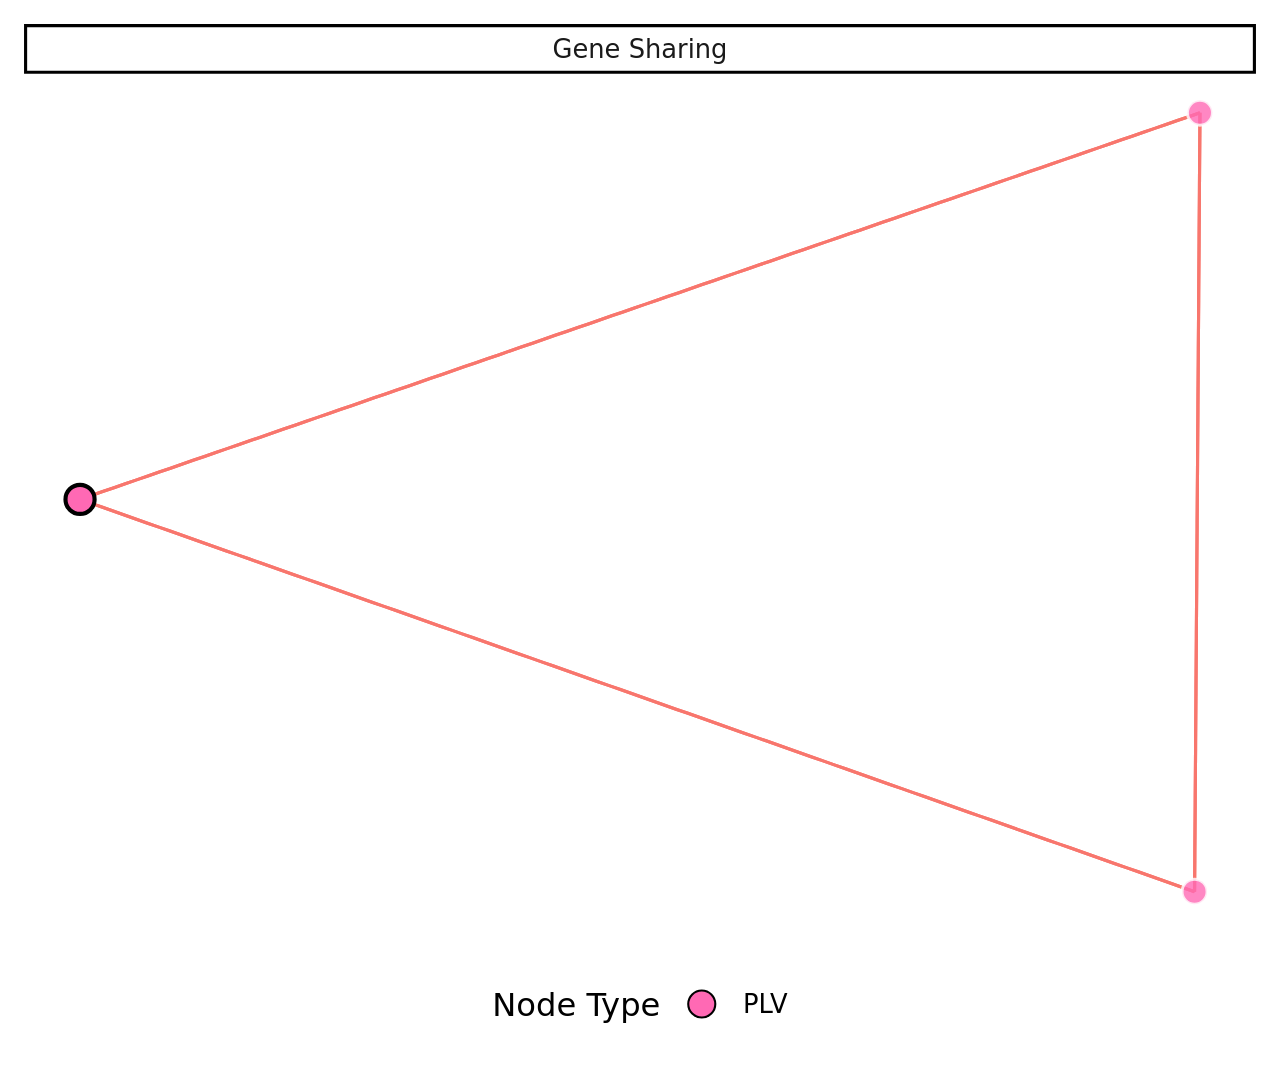
<file: cluster_plots/AalW_tig00083928-10-131450_plv_interactive.html>
<!DOCTYPE html>
<html lang="en">
<head>
<meta charset="utf-8"/>
<style>body{background-color:white;}</style>
<link href="lib/htmltools-fill-0.5.8.1/fill.css" rel="stylesheet" />
<script src="lib/htmlwidgets-1.6.4/htmlwidgets.js"></script>
<link href="lib/ggiraphjs-0.9.2/girafe.css" rel="stylesheet" />
<script src="lib/ggiraphjs-0.9.2/girafe.js"></script>
<script src="lib/girafe-binding-0.9.2/girafe.js"></script>

</head>
<body>
<div class="girafe html-widget html-fill-item" id="htmlwidget-87d811a82e901abea0fa" style="width:960px;height:500px;"></div>
<script type="application/json" data-for="htmlwidget-87d811a82e901abea0fa">{"x":{"html":"<?xml version=\"1.0\" encoding=\"UTF-8\"?>\n<svg xmlns='http://www.w3.org/2000/svg' xmlns:xlink='http://www.w3.org/1999/xlink' class='ggiraph-svg' role='graphics-document' id='svg_284e4f9e60d44942' viewBox='0 0 432 360'>\n <defs id='svg_284e4f9e60d44942_defs'>\n  <clipPath id='svg_284e4f9e60d44942_c1'>\n   <rect x='0' y='0' width='432' height='360'/>\n  <\/clipPath>\n  <clipPath id='svg_284e4f9e60d44942_c2'>\n   <rect x='5.48' y='22.49' width='421.04' height='292.83'/>\n  <\/clipPath>\n  <clipPath id='svg_284e4f9e60d44942_c3'>\n   <rect x='5.48' y='5.48' width='421.04' height='17.01'/>\n  <\/clipPath>\n <\/defs>\n <g id='svg_284e4f9e60d44942_rootg' class='ggiraph-svg-rootg'>\n  <g clip-path='url(#svg_284e4f9e60d44942_c1)'>\n   <rect x='0' y='0' width='432' height='360' fill='#FFFFFF' fill-opacity='1' stroke='#FFFFFF' stroke-opacity='1' stroke-width='0.75' stroke-linejoin='round' stroke-linecap='round' class='ggiraph-svg-bg'/>\n   <rect x='0' y='0' width='432' height='360' fill='#FFFFFF' fill-opacity='1' stroke='#FFFFFF' stroke-opacity='1' stroke-width='1.07' stroke-linejoin='round' stroke-linecap='round'/>\n  <\/g>\n  <g clip-path='url(#svg_284e4f9e60d44942_c2)'>\n   <rect x='5.48' y='22.49' width='421.04' height='292.83' fill='#FFFFFF' fill-opacity='1' stroke='none'/>\n   <polyline points='24.62,167.94 28.47,169.30 32.31,170.65 36.16,172.01 40.01,173.36 43.86,174.71 47.70,176.07 51.55,177.42 55.40,178.78 59.25,180.13 63.09,181.49 66.94,182.84 70.79,184.19 74.64,185.55 78.49,186.90 82.33,188.26 86.18,189.61 90.03,190.97 93.88,192.32 97.72,193.67 101.57,195.03 105.42,196.38 109.27,197.74 113.11,199.09 116.96,200.45 120.81,201.80 124.66,203.15 128.51,204.51 132.35,205.86 136.20,207.22 140.05,208.57 143.90,209.92 147.74,211.28 151.59,212.63 155.44,213.99 159.29,215.34 163.14,216.70 166.98,218.05 170.83,219.40 174.68,220.76 178.53,222.11 182.37,223.47 186.22,224.82 190.07,226.18 193.92,227.53 197.76,228.88 201.61,230.24 205.46,231.59 209.31,232.95 213.16,234.30 217.00,235.66 220.85,237.01 224.70,238.36 228.55,239.72 232.39,241.07 236.24,242.43 240.09,243.78 243.94,245.13 247.78,246.49 251.63,247.84 255.48,249.20 259.33,250.55 263.18,251.91 267.02,253.26 270.87,254.61 274.72,255.97 278.57,257.32 282.41,258.68 286.26,260.03 290.11,261.39 293.96,262.74 297.80,264.09 301.65,265.45 305.50,266.80 309.35,268.16 313.20,269.51 317.04,270.86 320.89,272.22 324.74,273.57 328.59,274.93 332.43,276.28 336.28,277.64 340.13,278.99 343.98,280.34 347.83,281.70 351.67,283.05 355.52,284.41 359.37,285.76 363.22,287.12 367.06,288.47 370.91,289.82 374.76,291.18 378.61,292.53 382.45,293.89 386.30,295.24 390.15,296.60 394.00,297.95 397.85,299.30 401.69,300.66 405.54,302.01' fill='none' stroke='#F8766D' stroke-opacity='1' stroke-width='1.07' stroke-linejoin='round' stroke-linecap='butt'/>\n   <polyline points='24.62,167.94 28.48,166.61 32.35,165.27 36.22,163.94 40.08,162.60 43.95,161.27 47.82,159.94 51.68,158.60 55.55,157.27 59.41,155.93 63.28,154.60 67.15,153.26 71.01,151.93 74.88,150.59 78.75,149.26 82.61,147.92 86.48,146.59 90.34,145.25 94.21,143.92 98.08,142.58 101.94,141.25 105.81,139.91 109.68,138.58 113.54,137.24 117.41,135.91 121.28,134.57 125.14,133.24 129.01,131.90 132.87,130.57 136.74,129.24 140.61,127.90 144.47,126.57 148.34,125.23 152.21,123.90 156.07,122.56 159.94,121.23 163.80,119.89 167.67,118.56 171.54,117.22 175.40,115.89 179.27,114.55 183.14,113.22 187.00,111.88 190.87,110.55 194.74,109.21 198.60,107.88 202.47,106.54 206.33,105.21 210.20,103.87 214.07,102.54 217.93,101.21 221.80,99.87 225.67,98.54 229.53,97.20 233.40,95.87 237.26,94.53 241.13,93.20 245.00,91.86 248.86,90.53 252.73,89.19 256.60,87.86 260.46,86.52 264.33,85.19 268.20,83.85 272.06,82.52 275.93,81.18 279.79,79.85 283.66,78.51 287.53,77.18 291.39,75.84 295.26,74.51 299.13,73.17 302.99,71.84 306.86,70.51 310.72,69.17 314.59,67.84 318.46,66.50 322.32,65.17 326.19,63.83 330.06,62.50 333.92,61.16 337.79,59.83 341.66,58.49 345.52,57.16 349.39,55.82 353.25,54.49 357.12,53.15 360.99,51.82 364.85,50.48 368.72,49.15 372.59,47.81 376.45,46.48 380.32,45.14 384.18,43.81 388.05,42.47 391.92,41.14 395.78,39.81 399.65,38.47 403.52,37.14 407.38,35.80' fill='none' stroke='#F8766D' stroke-opacity='1' stroke-width='1.07' stroke-linejoin='round' stroke-linecap='butt'/>\n   <polyline points='24.62,167.94 28.47,169.30 32.31,170.65 36.16,172.01 40.01,173.36 43.86,174.71 47.70,176.07 51.55,177.42 55.40,178.78 59.25,180.13 63.09,181.49 66.94,182.84 70.79,184.19 74.64,185.55 78.49,186.90 82.33,188.26 86.18,189.61 90.03,190.97 93.88,192.32 97.72,193.67 101.57,195.03 105.42,196.38 109.27,197.74 113.11,199.09 116.96,200.45 120.81,201.80 124.66,203.15 128.51,204.51 132.35,205.86 136.20,207.22 140.05,208.57 143.90,209.92 147.74,211.28 151.59,212.63 155.44,213.99 159.29,215.34 163.14,216.70 166.98,218.05 170.83,219.40 174.68,220.76 178.53,222.11 182.37,223.47 186.22,224.82 190.07,226.18 193.92,227.53 197.76,228.88 201.61,230.24 205.46,231.59 209.31,232.95 213.16,234.30 217.00,235.66 220.85,237.01 224.70,238.36 228.55,239.72 232.39,241.07 236.24,242.43 240.09,243.78 243.94,245.13 247.78,246.49 251.63,247.84 255.48,249.20 259.33,250.55 263.18,251.91 267.02,253.26 270.87,254.61 274.72,255.97 278.57,257.32 282.41,258.68 286.26,260.03 290.11,261.39 293.96,262.74 297.80,264.09 301.65,265.45 305.50,266.80 309.35,268.16 313.20,269.51 317.04,270.86 320.89,272.22 324.74,273.57 328.59,274.93 332.43,276.28 336.28,277.64 340.13,278.99 343.98,280.34 347.83,281.70 351.67,283.05 355.52,284.41 359.37,285.76 363.22,287.12 367.06,288.47 370.91,289.82 374.76,291.18 378.61,292.53 382.45,293.89 386.30,295.24 390.15,296.60 394.00,297.95 397.85,299.30 401.69,300.66 405.54,302.01' fill='none' stroke='#F8766D' stroke-opacity='1' stroke-width='1.07' stroke-linejoin='round' stroke-linecap='butt'/>\n   <polyline points='405.54,302.01 405.56,299.32 405.58,296.63 405.60,293.95 405.62,291.26 405.63,288.57 405.65,285.88 405.67,283.19 405.69,280.50 405.71,277.81 405.73,275.12 405.75,272.43 405.76,269.74 405.78,267.06 405.80,264.37 405.82,261.68 405.84,258.99 405.86,256.30 405.88,253.61 405.89,250.92 405.91,248.23 405.93,245.54 405.95,242.85 405.97,240.17 405.99,237.48 406.01,234.79 406.02,232.10 406.04,229.41 406.06,226.72 406.08,224.03 406.10,221.34 406.12,218.65 406.14,215.96 406.15,213.28 406.17,210.59 406.19,207.90 406.21,205.21 406.23,202.52 406.25,199.83 406.27,197.14 406.28,194.45 406.30,191.76 406.32,189.07 406.34,186.39 406.36,183.70 406.38,181.01 406.40,178.32 406.41,175.63 406.43,172.94 406.45,170.25 406.47,167.56 406.49,164.87 406.51,162.18 406.53,159.50 406.55,156.81 406.56,154.12 406.58,151.43 406.60,148.74 406.62,146.05 406.64,143.36 406.66,140.67 406.68,137.98 406.69,135.29 406.71,132.61 406.73,129.92 406.75,127.23 406.77,124.54 406.79,121.85 406.81,119.16 406.82,116.47 406.84,113.78 406.86,111.09 406.88,108.40 406.90,105.72 406.92,103.03 406.94,100.34 406.95,97.65 406.97,94.96 406.99,92.27 407.01,89.58 407.03,86.89 407.05,84.20 407.07,81.51 407.08,78.83 407.10,76.14 407.12,73.45 407.14,70.76 407.16,68.07 407.18,65.38 407.20,62.69 407.21,60.00 407.23,57.31 407.25,54.62 407.27,51.94 407.29,49.25 407.31,46.56 407.33,43.87 407.35,41.18 407.36,38.49 407.38,35.80' fill='none' stroke='#F8766D' stroke-opacity='1' stroke-width='1.07' stroke-linejoin='round' stroke-linecap='butt'/>\n   <polyline points='24.62,167.94 28.48,166.61 32.35,165.27 36.22,163.94 40.08,162.60 43.95,161.27 47.82,159.94 51.68,158.60 55.55,157.27 59.41,155.93 63.28,154.60 67.15,153.26 71.01,151.93 74.88,150.59 78.75,149.26 82.61,147.92 86.48,146.59 90.34,145.25 94.21,143.92 98.08,142.58 101.94,141.25 105.81,139.91 109.68,138.58 113.54,137.24 117.41,135.91 121.28,134.57 125.14,133.24 129.01,131.90 132.87,130.57 136.74,129.24 140.61,127.90 144.47,126.57 148.34,125.23 152.21,123.90 156.07,122.56 159.94,121.23 163.80,119.89 167.67,118.56 171.54,117.22 175.40,115.89 179.27,114.55 183.14,113.22 187.00,111.88 190.87,110.55 194.74,109.21 198.60,107.88 202.47,106.54 206.33,105.21 210.20,103.87 214.07,102.54 217.93,101.21 221.80,99.87 225.67,98.54 229.53,97.20 233.40,95.87 237.26,94.53 241.13,93.20 245.00,91.86 248.86,90.53 252.73,89.19 256.60,87.86 260.46,86.52 264.33,85.19 268.20,83.85 272.06,82.52 275.93,81.18 279.79,79.85 283.66,78.51 287.53,77.18 291.39,75.84 295.26,74.51 299.13,73.17 302.99,71.84 306.86,70.51 310.72,69.17 314.59,67.84 318.46,66.50 322.32,65.17 326.19,63.83 330.06,62.50 333.92,61.16 337.79,59.83 341.66,58.49 345.52,57.16 349.39,55.82 353.25,54.49 357.12,53.15 360.99,51.82 364.85,50.48 368.72,49.15 372.59,47.81 376.45,46.48 380.32,45.14 384.18,43.81 388.05,42.47 391.92,41.14 395.78,39.81 399.65,38.47 403.52,37.14 407.38,35.80' fill='none' stroke='#F8766D' stroke-opacity='1' stroke-width='1.07' stroke-linejoin='round' stroke-linecap='butt'/>\n   <polyline points='405.54,302.01 405.56,299.32 405.58,296.63 405.60,293.95 405.62,291.26 405.63,288.57 405.65,285.88 405.67,283.19 405.69,280.50 405.71,277.81 405.73,275.12 405.75,272.43 405.76,269.74 405.78,267.06 405.80,264.37 405.82,261.68 405.84,258.99 405.86,256.30 405.88,253.61 405.89,250.92 405.91,248.23 405.93,245.54 405.95,242.85 405.97,240.17 405.99,237.48 406.01,234.79 406.02,232.10 406.04,229.41 406.06,226.72 406.08,224.03 406.10,221.34 406.12,218.65 406.14,215.96 406.15,213.28 406.17,210.59 406.19,207.90 406.21,205.21 406.23,202.52 406.25,199.83 406.27,197.14 406.28,194.45 406.30,191.76 406.32,189.07 406.34,186.39 406.36,183.70 406.38,181.01 406.40,178.32 406.41,175.63 406.43,172.94 406.45,170.25 406.47,167.56 406.49,164.87 406.51,162.18 406.53,159.50 406.55,156.81 406.56,154.12 406.58,151.43 406.60,148.74 406.62,146.05 406.64,143.36 406.66,140.67 406.68,137.98 406.69,135.29 406.71,132.61 406.73,129.92 406.75,127.23 406.77,124.54 406.79,121.85 406.81,119.16 406.82,116.47 406.84,113.78 406.86,111.09 406.88,108.40 406.90,105.72 406.92,103.03 406.94,100.34 406.95,97.65 406.97,94.96 406.99,92.27 407.01,89.58 407.03,86.89 407.05,84.20 407.07,81.51 407.08,78.83 407.10,76.14 407.12,73.45 407.14,70.76 407.16,68.07 407.18,65.38 407.20,62.69 407.21,60.00 407.23,57.31 407.25,54.62 407.27,51.94 407.29,49.25 407.31,46.56 407.33,43.87 407.35,41.18 407.36,38.49 407.38,35.80' fill='none' stroke='#F8766D' stroke-opacity='1' stroke-width='1.07' stroke-linejoin='round' stroke-linecap='butt'/>\n   <circle id='svg_284e4f9e60d44942_e1' cx='24.62' cy='167.94' r='3.73pt' fill='#FF69B4' fill-opacity='1' stroke='#000000' stroke-opacity='1' stroke-width='1.42' stroke-linejoin='round' stroke-linecap='round' data-id='AalW_tig00083928-10-131450_plv' title='Node ID: AalW_tig00083928-10-131450_plv &amp;lt;br/&amp;gt;Type: plv &amp;lt;br/&amp;gt;Taxonomy: AalW_tig00083928-10-131450_plv &amp;lt;br/&amp;gt;Cas genes:  None detected.'/>\n   <circle id='svg_284e4f9e60d44942_e2' cx='405.54' cy='302.01' r='3.2pt' fill='#FF69B4' fill-opacity='0.8' stroke='#FFFFFF' stroke-opacity='0.8' data-id='Rand_tig00054083-10-84480_plv' title='Node ID: Rand_tig00054083-10-84480_plv &amp;lt;br/&amp;gt;Type: plv &amp;lt;br/&amp;gt;Taxonomy: Rand_tig00054083-10-84480_plv &amp;lt;br/&amp;gt;Cas genes:  None detected.'/>\n   <circle id='svg_284e4f9e60d44942_e3' cx='407.38' cy='35.8' r='3.2pt' fill='#FF69B4' fill-opacity='0.8' stroke='#FFFFFF' stroke-opacity='0.8' data-id='Vibo_tig00019442-10-136670_plv' title='Node ID: Vibo_tig00019442-10-136670_plv &amp;lt;br/&amp;gt;Type: plv &amp;lt;br/&amp;gt;Taxonomy: Vibo_tig00019442-10-136670_plv &amp;lt;br/&amp;gt;Cas genes:  None detected.'/>\n  <\/g>\n  <g clip-path='url(#svg_284e4f9e60d44942_c3)'>\n   <rect x='5.48' y='5.48' width='421.04' height='17.01' fill='#FFFFFF' fill-opacity='1' stroke='#000000' stroke-opacity='1' stroke-width='2.13' stroke-linejoin='round' stroke-linecap='round'/>\n   <text x='186.11' y='17.19' font-size='6.6pt' font-family='DejaVu Sans' fill='#1A1A1A' fill-opacity='1'>Gene Sharing<\/text>\n  <\/g>\n  <g clip-path='url(#svg_284e4f9e60d44942_c1)'>\n   <rect x='160.03' y='326.28' width='111.94' height='28.24' fill='#FFFFFF' fill-opacity='1' stroke='none'/>\n   <text x='165.51' y='344.41' font-size='8.25pt' font-family='DejaVu Sans'>Node Type<\/text>\n   <rect x='228.47' y='331.76' width='17.28' height='17.28' fill='#FFFFFF' fill-opacity='1' stroke='none'/>\n   <circle cx='237.11' cy='340.4' r='3.47pt' fill='#FF69B4' fill-opacity='1' stroke='#000000' stroke-opacity='1' stroke-width='0.71' stroke-linejoin='round' stroke-linecap='round'/>\n   <text x='251.23' y='343.61' font-size='6.6pt' font-family='DejaVu Sans'>PLV<\/text>\n  <\/g>\n <\/g>\n<\/svg>","js":null,"uid":"svg_284e4f9e60d44942","ratio":1.2,"settings":{"tooltip":{"css":".tooltip_SVGID_ { padding:5px;background:black;color:white;border-radius:2px;text-align:left; ; position:absolute;pointer-events:none;z-index:999;}","placement":"doc","opacity":0.9,"offx":10,"offy":10,"use_cursor_pos":true,"use_fill":false,"use_stroke":false,"delay_over":200,"delay_out":500},"hover":{"css":".hover_data_SVGID_ { fill:orange;stroke:black;cursor:pointer; }\ntext.hover_data_SVGID_ { stroke:none;fill:orange; }\ncircle.hover_data_SVGID_ { fill:orange;stroke:black; }\nline.hover_data_SVGID_, polyline.hover_data_SVGID_ { fill:none;stroke:orange; }\nrect.hover_data_SVGID_, polygon.hover_data_SVGID_, path.hover_data_SVGID_ { fill:orange;stroke:none; }\nimage.hover_data_SVGID_ { stroke:orange; }","reactive":true,"nearest_distance":null},"hover_inv":{"css":""},"hover_key":{"css":".hover_key_SVGID_ { fill:orange;stroke:black;cursor:pointer; }\ntext.hover_key_SVGID_ { stroke:none;fill:orange; }\ncircle.hover_key_SVGID_ { fill:orange;stroke:black; }\nline.hover_key_SVGID_, polyline.hover_key_SVGID_ { fill:none;stroke:orange; }\nrect.hover_key_SVGID_, polygon.hover_key_SVGID_, path.hover_key_SVGID_ { fill:orange;stroke:none; }\nimage.hover_key_SVGID_ { stroke:orange; }","reactive":true},"hover_theme":{"css":".hover_theme_SVGID_ { fill:orange;stroke:black;cursor:pointer; }\ntext.hover_theme_SVGID_ { stroke:none;fill:orange; }\ncircle.hover_theme_SVGID_ { fill:orange;stroke:black; }\nline.hover_theme_SVGID_, polyline.hover_theme_SVGID_ { fill:none;stroke:orange; }\nrect.hover_theme_SVGID_, polygon.hover_theme_SVGID_, path.hover_theme_SVGID_ { fill:orange;stroke:none; }\nimage.hover_theme_SVGID_ { stroke:orange; }","reactive":true},"select":{"css":".select_data_SVGID_ { fill:red;stroke:black;cursor:pointer; }\ntext.select_data_SVGID_ { stroke:none;fill:red; }\ncircle.select_data_SVGID_ { fill:red;stroke:black; }\nline.select_data_SVGID_, polyline.select_data_SVGID_ { fill:none;stroke:red; }\nrect.select_data_SVGID_, polygon.select_data_SVGID_, path.select_data_SVGID_ { fill:red;stroke:none; }\nimage.select_data_SVGID_ { stroke:red; }","type":"multiple","only_shiny":true,"selected":[]},"select_inv":{"css":""},"select_key":{"css":".select_key_SVGID_ { fill:red;stroke:black;cursor:pointer; }\ntext.select_key_SVGID_ { stroke:none;fill:red; }\ncircle.select_key_SVGID_ { fill:red;stroke:black; }\nline.select_key_SVGID_, polyline.select_key_SVGID_ { fill:none;stroke:red; }\nrect.select_key_SVGID_, polygon.select_key_SVGID_, path.select_key_SVGID_ { fill:red;stroke:none; }\nimage.select_key_SVGID_ { stroke:red; }","type":"single","only_shiny":true,"selected":[]},"select_theme":{"css":".select_theme_SVGID_ { fill:red;stroke:black;cursor:pointer; }\ntext.select_theme_SVGID_ { stroke:none;fill:red; }\ncircle.select_theme_SVGID_ { fill:red;stroke:black; }\nline.select_theme_SVGID_, polyline.select_theme_SVGID_ { fill:none;stroke:red; }\nrect.select_theme_SVGID_, polygon.select_theme_SVGID_, path.select_theme_SVGID_ { fill:red;stroke:none; }\nimage.select_theme_SVGID_ { stroke:red; }","type":"single","only_shiny":true,"selected":[]},"zoom":{"min":1,"max":1,"duration":300,"default_on":false},"toolbar":{"position":"topright","pngname":"diagram","tooltips":null,"fixed":false,"hidden":[],"delay_over":200,"delay_out":500},"sizing":{"rescale":true,"width":1}}},"evals":[],"jsHooks":[]}</script>
</body>
</html>
</file>
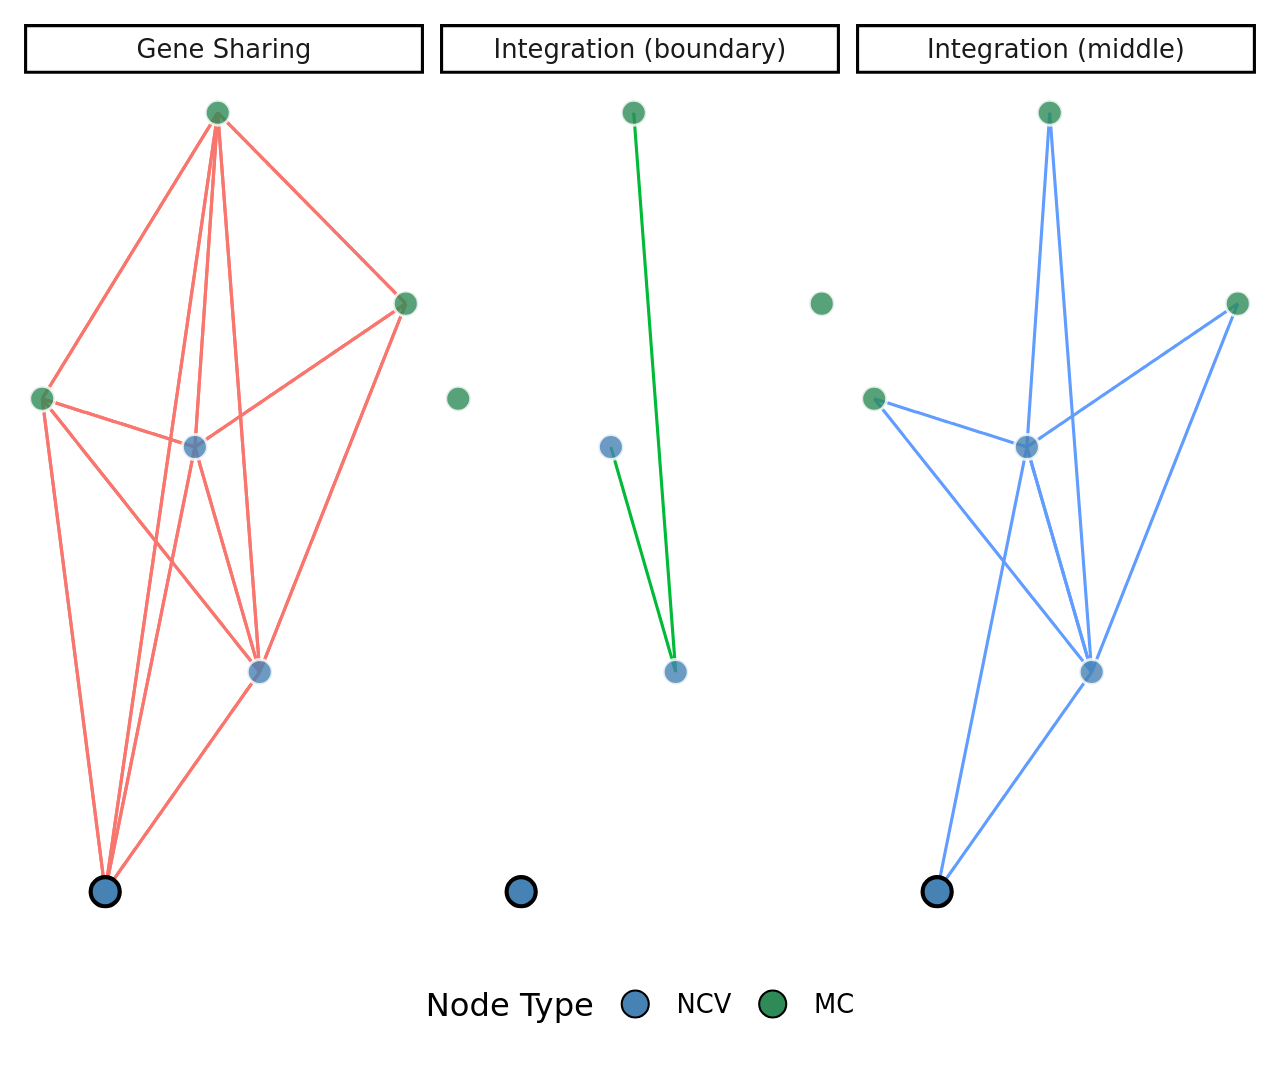
<file: cluster_plots/Aved_1_interactive.html>
<!DOCTYPE html>
<html lang="en">
<head>
<meta charset="utf-8"/>
<style>body{background-color:white;}</style>
<link href="lib/htmltools-fill-0.5.8.1/fill.css" rel="stylesheet" />
<script src="lib/htmlwidgets-1.6.4/htmlwidgets.js"></script>
<link href="lib/ggiraphjs-0.9.2/girafe.css" rel="stylesheet" />
<script src="lib/ggiraphjs-0.9.2/girafe.js"></script>
<script src="lib/girafe-binding-0.9.2/girafe.js"></script>

</head>
<body>
<div class="girafe html-widget html-fill-item" id="htmlwidget-9e4af85de7898f92e41a" style="width:960px;height:500px;"></div>
<script type="application/json" data-for="htmlwidget-9e4af85de7898f92e41a">{"x":{"html":"<?xml version=\"1.0\" encoding=\"UTF-8\"?>\n<svg xmlns='http://www.w3.org/2000/svg' xmlns:xlink='http://www.w3.org/1999/xlink' class='ggiraph-svg' role='graphics-document' id='svg_ef892689f589e396' viewBox='0 0 432 360'>\n <defs id='svg_ef892689f589e396_defs'>\n  <clipPath id='svg_ef892689f589e396_c1'>\n   <rect x='0' y='0' width='432' height='360'/>\n  <\/clipPath>\n  <clipPath id='svg_ef892689f589e396_c2'>\n   <rect x='5.48' y='22.49' width='136.69' height='292.83'/>\n  <\/clipPath>\n  <clipPath id='svg_ef892689f589e396_c3'>\n   <rect x='147.65' y='22.49' width='136.69' height='292.83'/>\n  <\/clipPath>\n  <clipPath id='svg_ef892689f589e396_c4'>\n   <rect x='289.83' y='22.49' width='136.69' height='292.83'/>\n  <\/clipPath>\n  <clipPath id='svg_ef892689f589e396_c5'>\n   <rect x='5.48' y='5.48' width='136.69' height='17.01'/>\n  <\/clipPath>\n  <clipPath id='svg_ef892689f589e396_c6'>\n   <rect x='147.65' y='5.48' width='136.69' height='17.01'/>\n  <\/clipPath>\n  <clipPath id='svg_ef892689f589e396_c7'>\n   <rect x='289.83' y='5.48' width='136.69' height='17.01'/>\n  <\/clipPath>\n <\/defs>\n <g id='svg_ef892689f589e396_rootg' class='ggiraph-svg-rootg'>\n  <g clip-path='url(#svg_ef892689f589e396_c1)'>\n   <rect x='0' y='0' width='432' height='360' fill='#FFFFFF' fill-opacity='1' stroke='#FFFFFF' stroke-opacity='1' stroke-width='0.75' stroke-linejoin='round' stroke-linecap='round' class='ggiraph-svg-bg'/>\n   <rect x='0' y='0' width='432' height='360' fill='#FFFFFF' fill-opacity='1' stroke='#FFFFFF' stroke-opacity='1' stroke-width='1.07' stroke-linejoin='round' stroke-linecap='round'/>\n  <\/g>\n  <g clip-path='url(#svg_ef892689f589e396_c2)'>\n   <rect x='5.48' y='22.49' width='136.69' height='292.83' fill='#FFFFFF' fill-opacity='1' stroke='none'/>\n   <polyline points='33.22,302.01 33.75,301.25 34.28,300.50 34.82,299.74 35.35,298.98 35.88,298.22 36.42,297.46 36.95,296.70 37.48,295.95 38.02,295.19 38.55,294.43 39.08,293.67 39.62,292.91 40.15,292.15 40.68,291.40 41.22,290.64 41.75,289.88 42.28,289.12 42.82,288.36 43.35,287.61 43.89,286.85 44.42,286.09 44.95,285.33 45.49,284.57 46.02,283.81 46.55,283.06 47.09,282.30 47.62,281.54 48.15,280.78 48.69,280.02 49.22,279.26 49.75,278.51 50.29,277.75 50.82,276.99 51.35,276.23 51.89,275.47 52.42,274.72 52.95,273.96 53.49,273.20 54.02,272.44 54.56,271.68 55.09,270.92 55.62,270.17 56.16,269.41 56.69,268.65 57.22,267.89 57.76,267.13 58.29,266.37 58.82,265.62 59.36,264.86 59.89,264.10 60.42,263.34 60.96,262.58 61.49,261.83 62.02,261.07 62.56,260.31 63.09,259.55 63.62,258.79 64.16,258.03 64.69,257.28 65.23,256.52 65.76,255.76 66.29,255.00 66.83,254.24 67.36,253.48 67.89,252.73 68.43,251.97 68.96,251.21 69.49,250.45 70.03,249.69 70.56,248.93 71.09,248.18 71.63,247.42 72.16,246.66 72.69,245.90 73.23,245.14 73.76,244.39 74.30,243.63 74.83,242.87 75.36,242.11 75.90,241.35 76.43,240.59 76.96,239.84 77.50,239.08 78.03,238.32 78.56,237.56 79.10,236.80 79.63,236.04 80.16,235.29 80.70,234.53 81.23,233.77 81.76,233.01 82.30,232.25 82.83,231.50 83.36,230.74 83.90,229.98 84.43,229.22 84.97,228.46 85.50,227.70 86.03,226.95' fill='none' stroke='#F8766D' stroke-opacity='1' stroke-width='1.07' stroke-linejoin='round' stroke-linecap='butt'/>\n   <polyline points='33.22,302.01 33.60,299.32 33.99,296.63 34.38,293.95 34.77,291.26 35.16,288.57 35.55,285.88 35.94,283.19 36.32,280.50 36.71,277.81 37.10,275.12 37.49,272.43 37.88,269.74 38.27,267.06 38.66,264.37 39.04,261.68 39.43,258.99 39.82,256.30 40.21,253.61 40.60,250.92 40.99,248.23 41.38,245.54 41.76,242.85 42.15,240.17 42.54,237.48 42.93,234.79 43.32,232.10 43.71,229.41 44.10,226.72 44.49,224.03 44.87,221.34 45.26,218.65 45.65,215.96 46.04,213.28 46.43,210.59 46.82,207.90 47.21,205.21 47.59,202.52 47.98,199.83 48.37,197.14 48.76,194.45 49.15,191.76 49.54,189.07 49.93,186.39 50.31,183.70 50.70,181.01 51.09,178.32 51.48,175.63 51.87,172.94 52.26,170.25 52.65,167.56 53.03,164.87 53.42,162.18 53.81,159.50 54.20,156.81 54.59,154.12 54.98,151.43 55.37,148.74 55.76,146.05 56.14,143.36 56.53,140.67 56.92,137.98 57.31,135.29 57.70,132.61 58.09,129.92 58.48,127.23 58.86,124.54 59.25,121.85 59.64,119.16 60.03,116.47 60.42,113.78 60.81,111.09 61.20,108.40 61.58,105.72 61.97,103.03 62.36,100.34 62.75,97.65 63.14,94.96 63.53,92.27 63.92,89.58 64.30,86.89 64.69,84.20 65.08,81.51 65.47,78.83 65.86,76.14 66.25,73.45 66.64,70.76 67.03,68.07 67.41,65.38 67.80,62.69 68.19,60.00 68.58,57.31 68.97,54.62 69.36,51.94 69.75,49.25 70.13,46.56 70.52,43.87 70.91,41.18 71.30,38.49 71.69,35.80' fill='none' stroke='#F8766D' stroke-opacity='1' stroke-width='1.07' stroke-linejoin='round' stroke-linecap='butt'/>\n   <polyline points='33.22,302.01 33.52,300.48 33.83,298.94 34.14,297.41 34.45,295.87 34.76,294.34 35.07,292.80 35.38,291.27 35.69,289.73 36.00,288.20 36.31,286.66 36.62,285.13 36.93,283.59 37.24,282.06 37.55,280.52 37.86,278.99 38.17,277.45 38.48,275.92 38.79,274.38 39.10,272.85 39.41,271.31 39.72,269.78 40.03,268.24 40.34,266.71 40.65,265.17 40.96,263.64 41.27,262.10 41.58,260.57 41.89,259.03 42.20,257.50 42.51,255.96 42.82,254.43 43.12,252.89 43.43,251.36 43.74,249.82 44.05,248.29 44.36,246.75 44.67,245.22 44.98,243.68 45.29,242.15 45.60,240.61 45.91,239.08 46.22,237.54 46.53,236.01 46.84,234.47 47.15,232.94 47.46,231.40 47.77,229.87 48.08,228.33 48.39,226.80 48.70,225.26 49.01,223.73 49.32,222.19 49.63,220.66 49.94,219.12 50.25,217.59 50.56,216.06 50.87,214.52 51.18,212.99 51.49,211.45 51.80,209.92 52.11,208.38 52.42,206.85 52.72,205.31 53.03,203.78 53.34,202.24 53.65,200.71 53.96,199.17 54.27,197.64 54.58,196.10 54.89,194.57 55.20,193.03 55.51,191.50 55.82,189.96 56.13,188.43 56.44,186.89 56.75,185.36 57.06,183.82 57.37,182.29 57.68,180.75 57.99,179.22 58.30,177.68 58.61,176.15 58.92,174.61 59.23,173.08 59.54,171.54 59.85,170.01 60.16,168.47 60.47,166.94 60.78,165.40 61.09,163.87 61.40,162.33 61.71,160.80 62.02,159.26 62.32,157.73 62.63,156.19 62.94,154.66 63.25,153.12 63.56,151.59 63.87,150.05' fill='none' stroke='#F8766D' stroke-opacity='1' stroke-width='1.07' stroke-linejoin='round' stroke-linecap='butt'/>\n   <polyline points='33.22,302.01 33.00,300.31 32.78,298.61 32.56,296.91 32.35,295.20 32.13,293.50 31.91,291.80 31.69,290.10 31.48,288.40 31.26,286.70 31.04,284.99 30.82,283.29 30.61,281.59 30.39,279.89 30.17,278.19 29.95,276.48 29.74,274.78 29.52,273.08 29.30,271.38 29.08,269.68 28.87,267.98 28.65,266.27 28.43,264.57 28.22,262.87 28.00,261.17 27.78,259.47 27.56,257.76 27.35,256.06 27.13,254.36 26.91,252.66 26.69,250.96 26.48,249.26 26.26,247.55 26.04,245.85 25.82,244.15 25.61,242.45 25.39,240.75 25.17,239.04 24.95,237.34 24.74,235.64 24.52,233.94 24.30,232.24 24.08,230.54 23.87,228.83 23.65,227.13 23.43,225.43 23.21,223.73 23.00,222.03 22.78,220.32 22.56,218.62 22.35,216.92 22.13,215.22 21.91,213.52 21.69,211.82 21.48,210.11 21.26,208.41 21.04,206.71 20.82,205.01 20.61,203.31 20.39,201.60 20.17,199.90 19.95,198.20 19.74,196.50 19.52,194.80 19.30,193.10 19.08,191.39 18.87,189.69 18.65,187.99 18.43,186.29 18.21,184.59 18.00,182.88 17.78,181.18 17.56,179.48 17.35,177.78 17.13,176.08 16.91,174.38 16.69,172.67 16.48,170.97 16.26,169.27 16.04,167.57 15.82,165.87 15.61,164.16 15.39,162.46 15.17,160.76 14.95,159.06 14.74,157.36 14.52,155.66 14.30,153.95 14.08,152.25 13.87,150.55 13.65,148.85 13.43,147.15 13.21,145.44 13.00,143.74 12.78,142.04 12.56,140.34 12.35,138.64 12.13,136.94 11.91,135.23 11.69,133.53' fill='none' stroke='#F8766D' stroke-opacity='1' stroke-width='1.07' stroke-linejoin='round' stroke-linecap='butt'/>\n   <polyline points='33.22,302.01 33.75,301.25 34.28,300.50 34.82,299.74 35.35,298.98 35.88,298.22 36.42,297.46 36.95,296.70 37.48,295.95 38.02,295.19 38.55,294.43 39.08,293.67 39.62,292.91 40.15,292.15 40.68,291.40 41.22,290.64 41.75,289.88 42.28,289.12 42.82,288.36 43.35,287.61 43.89,286.85 44.42,286.09 44.95,285.33 45.49,284.57 46.02,283.81 46.55,283.06 47.09,282.30 47.62,281.54 48.15,280.78 48.69,280.02 49.22,279.26 49.75,278.51 50.29,277.75 50.82,276.99 51.35,276.23 51.89,275.47 52.42,274.72 52.95,273.96 53.49,273.20 54.02,272.44 54.56,271.68 55.09,270.92 55.62,270.17 56.16,269.41 56.69,268.65 57.22,267.89 57.76,267.13 58.29,266.37 58.82,265.62 59.36,264.86 59.89,264.10 60.42,263.34 60.96,262.58 61.49,261.83 62.02,261.07 62.56,260.31 63.09,259.55 63.62,258.79 64.16,258.03 64.69,257.28 65.23,256.52 65.76,255.76 66.29,255.00 66.83,254.24 67.36,253.48 67.89,252.73 68.43,251.97 68.96,251.21 69.49,250.45 70.03,249.69 70.56,248.93 71.09,248.18 71.63,247.42 72.16,246.66 72.69,245.90 73.23,245.14 73.76,244.39 74.30,243.63 74.83,242.87 75.36,242.11 75.90,241.35 76.43,240.59 76.96,239.84 77.50,239.08 78.03,238.32 78.56,237.56 79.10,236.80 79.63,236.04 80.16,235.29 80.70,234.53 81.23,233.77 81.76,233.01 82.30,232.25 82.83,231.50 83.36,230.74 83.90,229.98 84.43,229.22 84.97,228.46 85.50,227.70 86.03,226.95' fill='none' stroke='#F8766D' stroke-opacity='1' stroke-width='1.07' stroke-linejoin='round' stroke-linecap='butt'/>\n   <polyline points='86.03,226.95 85.89,225.01 85.74,223.08 85.60,221.15 85.45,219.22 85.31,217.29 85.16,215.36 85.02,213.43 84.87,211.50 84.73,209.57 84.58,207.64 84.44,205.71 84.29,203.78 84.15,201.85 84.00,199.92 83.86,197.98 83.71,196.05 83.57,194.12 83.42,192.19 83.28,190.26 83.13,188.33 82.99,186.40 82.84,184.47 82.70,182.54 82.55,180.61 82.41,178.68 82.27,176.75 82.12,174.82 81.98,172.88 81.83,170.95 81.69,169.02 81.54,167.09 81.40,165.16 81.25,163.23 81.11,161.30 80.96,159.37 80.82,157.44 80.67,155.51 80.53,153.58 80.38,151.65 80.24,149.72 80.09,147.78 79.95,145.85 79.80,143.92 79.66,141.99 79.51,140.06 79.37,138.13 79.22,136.20 79.08,134.27 78.93,132.34 78.79,130.41 78.64,128.48 78.50,126.55 78.35,124.62 78.21,122.69 78.06,120.75 77.92,118.82 77.77,116.89 77.63,114.96 77.48,113.03 77.34,111.10 77.19,109.17 77.05,107.24 76.90,105.31 76.76,103.38 76.61,101.45 76.47,99.52 76.32,97.59 76.18,95.65 76.04,93.72 75.89,91.79 75.75,89.86 75.60,87.93 75.46,86.00 75.31,84.07 75.17,82.14 75.02,80.21 74.88,78.28 74.73,76.35 74.59,74.42 74.44,72.49 74.30,70.55 74.15,68.62 74.01,66.69 73.86,64.76 73.72,62.83 73.57,60.90 73.43,58.97 73.28,57.04 73.14,55.11 72.99,53.18 72.85,51.25 72.70,49.32 72.56,47.39 72.41,45.45 72.27,43.52 72.12,41.59 71.98,39.66 71.83,37.73 71.69,35.80' fill='none' stroke='#F8766D' stroke-opacity='1' stroke-width='1.07' stroke-linejoin='round' stroke-linecap='butt'/>\n   <polyline points='86.03,226.95 85.81,226.17 85.58,225.39 85.36,224.62 85.14,223.84 84.91,223.06 84.69,222.29 84.47,221.51 84.24,220.73 84.02,219.96 83.79,219.18 83.57,218.40 83.35,217.63 83.12,216.85 82.90,216.07 82.67,215.30 82.45,214.52 82.23,213.74 82.00,212.97 81.78,212.19 81.56,211.41 81.33,210.63 81.11,209.86 80.88,209.08 80.66,208.30 80.44,207.53 80.21,206.75 79.99,205.97 79.76,205.20 79.54,204.42 79.32,203.64 79.09,202.87 78.87,202.09 78.65,201.31 78.42,200.54 78.20,199.76 77.97,198.98 77.75,198.21 77.53,197.43 77.30,196.65 77.08,195.88 76.86,195.10 76.63,194.32 76.41,193.55 76.18,192.77 75.96,191.99 75.74,191.22 75.51,190.44 75.29,189.66 75.06,188.89 74.84,188.11 74.62,187.33 74.39,186.56 74.17,185.78 73.95,185.00 73.72,184.23 73.50,183.45 73.27,182.67 73.05,181.90 72.83,181.12 72.60,180.34 72.38,179.57 72.15,178.79 71.93,178.01 71.71,177.24 71.48,176.46 71.26,175.68 71.04,174.91 70.81,174.13 70.59,173.35 70.36,172.58 70.14,171.80 69.92,171.02 69.69,170.25 69.47,169.47 69.25,168.69 69.02,167.92 68.80,167.14 68.57,166.36 68.35,165.59 68.13,164.81 67.90,164.03 67.68,163.26 67.45,162.48 67.23,161.70 67.01,160.93 66.78,160.15 66.56,159.37 66.34,158.60 66.11,157.82 65.89,157.04 65.66,156.27 65.44,155.49 65.22,154.71 64.99,153.94 64.77,153.16 64.54,152.38 64.32,151.61 64.10,150.83 63.87,150.05' fill='none' stroke='#F8766D' stroke-opacity='1' stroke-width='1.07' stroke-linejoin='round' stroke-linecap='butt'/>\n   <polyline points='86.03,226.95 85.28,226.00 84.53,225.06 83.78,224.11 83.03,223.17 82.28,222.23 81.53,221.28 80.78,220.34 80.02,219.40 79.27,218.45 78.52,217.51 77.77,216.57 77.02,215.62 76.27,214.68 75.52,213.74 74.77,212.79 74.02,211.85 73.27,210.90 72.52,209.96 71.76,209.02 71.01,208.07 70.26,207.13 69.51,206.19 68.76,205.24 68.01,204.30 67.26,203.36 66.51,202.41 65.76,201.47 65.01,200.53 64.26,199.58 63.51,198.64 62.75,197.69 62.00,196.75 61.25,195.81 60.50,194.86 59.75,193.92 59.00,192.98 58.25,192.03 57.50,191.09 56.75,190.15 56.00,189.20 55.25,188.26 54.49,187.32 53.74,186.37 52.99,185.43 52.24,184.48 51.49,183.54 50.74,182.60 49.99,181.65 49.24,180.71 48.49,179.77 47.74,178.82 46.99,177.88 46.23,176.94 45.48,175.99 44.73,175.05 43.98,174.11 43.23,173.16 42.48,172.22 41.73,171.27 40.98,170.33 40.23,169.39 39.48,168.44 38.73,167.50 37.97,166.56 37.22,165.61 36.47,164.67 35.72,163.73 34.97,162.78 34.22,161.84 33.47,160.90 32.72,159.95 31.97,159.01 31.22,158.06 30.47,157.12 29.71,156.18 28.96,155.23 28.21,154.29 27.46,153.35 26.71,152.40 25.96,151.46 25.21,150.52 24.46,149.57 23.71,148.63 22.96,147.69 22.21,146.74 21.45,145.80 20.70,144.85 19.95,143.91 19.20,142.97 18.45,142.02 17.70,141.08 16.95,140.14 16.20,139.19 15.45,138.25 14.70,137.31 13.95,136.36 13.19,135.42 12.44,134.48 11.69,133.53' fill='none' stroke='#F8766D' stroke-opacity='1' stroke-width='1.07' stroke-linejoin='round' stroke-linecap='butt'/>\n   <polyline points='86.03,226.95 86.54,225.67 87.04,224.40 87.55,223.13 88.05,221.86 88.55,220.59 89.06,219.31 89.56,218.04 90.07,216.77 90.57,215.50 91.08,214.23 91.58,212.96 92.08,211.68 92.59,210.41 93.09,209.14 93.60,207.87 94.10,206.60 94.61,205.32 95.11,204.05 95.61,202.78 96.12,201.51 96.62,200.24 97.13,198.97 97.63,197.69 98.14,196.42 98.64,195.15 99.14,193.88 99.65,192.61 100.15,191.33 100.66,190.06 101.16,188.79 101.67,187.52 102.17,186.25 102.67,184.98 103.18,183.70 103.68,182.43 104.19,181.16 104.69,179.89 105.20,178.62 105.70,177.34 106.21,176.07 106.71,174.80 107.21,173.53 107.72,172.26 108.22,170.99 108.73,169.71 109.23,168.44 109.74,167.17 110.24,165.90 110.74,164.63 111.25,163.35 111.75,162.08 112.26,160.81 112.76,159.54 113.27,158.27 113.77,157.00 114.27,155.72 114.78,154.45 115.28,153.18 115.79,151.91 116.29,150.64 116.80,149.37 117.30,148.09 117.80,146.82 118.31,145.55 118.81,144.28 119.32,143.01 119.82,141.73 120.33,140.46 120.83,139.19 121.33,137.92 121.84,136.65 122.34,135.38 122.85,134.10 123.35,132.83 123.86,131.56 124.36,130.29 124.87,129.02 125.37,127.74 125.87,126.47 126.38,125.20 126.88,123.93 127.39,122.66 127.89,121.39 128.40,120.11 128.90,118.84 129.40,117.57 129.91,116.30 130.41,115.03 130.92,113.75 131.42,112.48 131.93,111.21 132.43,109.94 132.93,108.67 133.44,107.40 133.94,106.12 134.45,104.85 134.95,103.58 135.46,102.31 135.96,101.04' fill='none' stroke='#F8766D' stroke-opacity='1' stroke-width='1.07' stroke-linejoin='round' stroke-linecap='butt'/>\n   <polyline points='33.22,302.01 33.60,299.32 33.99,296.63 34.38,293.95 34.77,291.26 35.16,288.57 35.55,285.88 35.94,283.19 36.32,280.50 36.71,277.81 37.10,275.12 37.49,272.43 37.88,269.74 38.27,267.06 38.66,264.37 39.04,261.68 39.43,258.99 39.82,256.30 40.21,253.61 40.60,250.92 40.99,248.23 41.38,245.54 41.76,242.85 42.15,240.17 42.54,237.48 42.93,234.79 43.32,232.10 43.71,229.41 44.10,226.72 44.49,224.03 44.87,221.34 45.26,218.65 45.65,215.96 46.04,213.28 46.43,210.59 46.82,207.90 47.21,205.21 47.59,202.52 47.98,199.83 48.37,197.14 48.76,194.45 49.15,191.76 49.54,189.07 49.93,186.39 50.31,183.70 50.70,181.01 51.09,178.32 51.48,175.63 51.87,172.94 52.26,170.25 52.65,167.56 53.03,164.87 53.42,162.18 53.81,159.50 54.20,156.81 54.59,154.12 54.98,151.43 55.37,148.74 55.76,146.05 56.14,143.36 56.53,140.67 56.92,137.98 57.31,135.29 57.70,132.61 58.09,129.92 58.48,127.23 58.86,124.54 59.25,121.85 59.64,119.16 60.03,116.47 60.42,113.78 60.81,111.09 61.20,108.40 61.58,105.72 61.97,103.03 62.36,100.34 62.75,97.65 63.14,94.96 63.53,92.27 63.92,89.58 64.30,86.89 64.69,84.20 65.08,81.51 65.47,78.83 65.86,76.14 66.25,73.45 66.64,70.76 67.03,68.07 67.41,65.38 67.80,62.69 68.19,60.00 68.58,57.31 68.97,54.62 69.36,51.94 69.75,49.25 70.13,46.56 70.52,43.87 70.91,41.18 71.30,38.49 71.69,35.80' fill='none' stroke='#F8766D' stroke-opacity='1' stroke-width='1.07' stroke-linejoin='round' stroke-linecap='butt'/>\n   <polyline points='86.03,226.95 85.89,225.01 85.74,223.08 85.60,221.15 85.45,219.22 85.31,217.29 85.16,215.36 85.02,213.43 84.87,211.50 84.73,209.57 84.58,207.64 84.44,205.71 84.29,203.78 84.15,201.85 84.00,199.92 83.86,197.98 83.71,196.05 83.57,194.12 83.42,192.19 83.28,190.26 83.13,188.33 82.99,186.40 82.84,184.47 82.70,182.54 82.55,180.61 82.41,178.68 82.27,176.75 82.12,174.82 81.98,172.88 81.83,170.95 81.69,169.02 81.54,167.09 81.40,165.16 81.25,163.23 81.11,161.30 80.96,159.37 80.82,157.44 80.67,155.51 80.53,153.58 80.38,151.65 80.24,149.72 80.09,147.78 79.95,145.85 79.80,143.92 79.66,141.99 79.51,140.06 79.37,138.13 79.22,136.20 79.08,134.27 78.93,132.34 78.79,130.41 78.64,128.48 78.50,126.55 78.35,124.62 78.21,122.69 78.06,120.75 77.92,118.82 77.77,116.89 77.63,114.96 77.48,113.03 77.34,111.10 77.19,109.17 77.05,107.24 76.90,105.31 76.76,103.38 76.61,101.45 76.47,99.52 76.32,97.59 76.18,95.65 76.04,93.72 75.89,91.79 75.75,89.86 75.60,87.93 75.46,86.00 75.31,84.07 75.17,82.14 75.02,80.21 74.88,78.28 74.73,76.35 74.59,74.42 74.44,72.49 74.30,70.55 74.15,68.62 74.01,66.69 73.86,64.76 73.72,62.83 73.57,60.90 73.43,58.97 73.28,57.04 73.14,55.11 72.99,53.18 72.85,51.25 72.70,49.32 72.56,47.39 72.41,45.45 72.27,43.52 72.12,41.59 71.98,39.66 71.83,37.73 71.69,35.80' fill='none' stroke='#F8766D' stroke-opacity='1' stroke-width='1.07' stroke-linejoin='round' stroke-linecap='butt'/>\n   <polyline points='71.69,35.80 71.61,36.96 71.53,38.11 71.45,39.26 71.37,40.42 71.29,41.57 71.21,42.73 71.14,43.88 71.06,45.03 70.98,46.19 70.90,47.34 70.82,48.50 70.74,49.65 70.66,50.80 70.58,51.96 70.50,53.11 70.43,54.27 70.35,55.42 70.27,56.57 70.19,57.73 70.11,58.88 70.03,60.04 69.95,61.19 69.87,62.34 69.79,63.50 69.71,64.65 69.64,65.81 69.56,66.96 69.48,68.11 69.40,69.27 69.32,70.42 69.24,71.58 69.16,72.73 69.08,73.88 69.00,75.04 68.93,76.19 68.85,77.35 68.77,78.50 68.69,79.66 68.61,80.81 68.53,81.96 68.45,83.12 68.37,84.27 68.29,85.43 68.22,86.58 68.14,87.73 68.06,88.89 67.98,90.04 67.90,91.20 67.82,92.35 67.74,93.50 67.66,94.66 67.58,95.81 67.50,96.97 67.43,98.12 67.35,99.27 67.27,100.43 67.19,101.58 67.11,102.74 67.03,103.89 66.95,105.04 66.87,106.20 66.79,107.35 66.72,108.51 66.64,109.66 66.56,110.81 66.48,111.97 66.40,113.12 66.32,114.28 66.24,115.43 66.16,116.58 66.08,117.74 66.00,118.89 65.93,120.05 65.85,121.20 65.77,122.36 65.69,123.51 65.61,124.66 65.53,125.82 65.45,126.97 65.37,128.13 65.29,129.28 65.22,130.43 65.14,131.59 65.06,132.74 64.98,133.90 64.90,135.05 64.82,136.20 64.74,137.36 64.66,138.51 64.58,139.67 64.50,140.82 64.43,141.97 64.35,143.13 64.27,144.28 64.19,145.44 64.11,146.59 64.03,147.74 63.95,148.90 63.87,150.05' fill='none' stroke='#F8766D' stroke-opacity='1' stroke-width='1.07' stroke-linejoin='round' stroke-linecap='butt'/>\n   <polyline points='71.69,35.80 71.08,36.79 70.48,37.78 69.87,38.76 69.26,39.75 68.66,40.74 68.05,41.72 67.45,42.71 66.84,43.70 66.23,44.69 65.63,45.67 65.02,46.66 64.42,47.65 63.81,48.63 63.20,49.62 62.60,50.61 61.99,51.60 61.39,52.58 60.78,53.57 60.17,54.56 59.57,55.54 58.96,56.53 58.36,57.52 57.75,58.51 57.14,59.49 56.54,60.48 55.93,61.47 55.33,62.45 54.72,63.44 54.11,64.43 53.51,65.42 52.90,66.40 52.30,67.39 51.69,68.38 51.08,69.37 50.48,70.35 49.87,71.34 49.27,72.33 48.66,73.31 48.05,74.30 47.45,75.29 46.84,76.28 46.24,77.26 45.63,78.25 45.02,79.24 44.42,80.22 43.81,81.21 43.21,82.20 42.60,83.19 41.99,84.17 41.39,85.16 40.78,86.15 40.18,87.13 39.57,88.12 38.96,89.11 38.36,90.10 37.75,91.08 37.15,92.07 36.54,93.06 35.93,94.04 35.33,95.03 34.72,96.02 34.12,97.01 33.51,97.99 32.90,98.98 32.30,99.97 31.69,100.95 31.09,101.94 30.48,102.93 29.87,103.92 29.27,104.90 28.66,105.89 28.06,106.88 27.45,107.87 26.84,108.85 26.24,109.84 25.63,110.83 25.03,111.81 24.42,112.80 23.81,113.79 23.21,114.78 22.60,115.76 22.00,116.75 21.39,117.74 20.78,118.72 20.18,119.71 19.57,120.70 18.97,121.69 18.36,122.67 17.75,123.66 17.15,124.65 16.54,125.63 15.93,126.62 15.33,127.61 14.72,128.60 14.12,129.58 13.51,130.57 12.90,131.56 12.30,132.54 11.69,133.53' fill='none' stroke='#F8766D' stroke-opacity='1' stroke-width='1.07' stroke-linejoin='round' stroke-linecap='butt'/>\n   <polyline points='71.69,35.80 72.34,36.46 72.99,37.12 73.64,37.78 74.29,38.44 74.93,39.10 75.58,39.75 76.23,40.41 76.88,41.07 77.53,41.73 78.18,42.39 78.83,43.05 79.48,43.71 80.13,44.37 80.78,45.03 81.43,45.69 82.08,46.34 82.73,47.00 83.37,47.66 84.02,48.32 84.67,48.98 85.32,49.64 85.97,50.30 86.62,50.96 87.27,51.62 87.92,52.27 88.57,52.93 89.22,53.59 89.87,54.25 90.52,54.91 91.16,55.57 91.81,56.23 92.46,56.89 93.11,57.55 93.76,58.21 94.41,58.86 95.06,59.52 95.71,60.18 96.36,60.84 97.01,61.50 97.66,62.16 98.31,62.82 98.96,63.48 99.60,64.14 100.25,64.79 100.90,65.45 101.55,66.11 102.20,66.77 102.85,67.43 103.50,68.09 104.15,68.75 104.80,69.41 105.45,70.07 106.10,70.72 106.75,71.38 107.39,72.04 108.04,72.70 108.69,73.36 109.34,74.02 109.99,74.68 110.64,75.34 111.29,76.00 111.94,76.66 112.59,77.31 113.24,77.97 113.89,78.63 114.54,79.29 115.19,79.95 115.83,80.61 116.48,81.27 117.13,81.93 117.78,82.59 118.43,83.24 119.08,83.90 119.73,84.56 120.38,85.22 121.03,85.88 121.68,86.54 122.33,87.20 122.98,87.86 123.63,88.52 124.27,89.18 124.92,89.83 125.57,90.49 126.22,91.15 126.87,91.81 127.52,92.47 128.17,93.13 128.82,93.79 129.47,94.45 130.12,95.11 130.77,95.76 131.42,96.42 132.06,97.08 132.71,97.74 133.36,98.40 134.01,99.06 134.66,99.72 135.31,100.38 135.96,101.04' fill='none' stroke='#F8766D' stroke-opacity='1' stroke-width='1.07' stroke-linejoin='round' stroke-linecap='butt'/>\n   <polyline points='33.22,302.01 33.52,300.48 33.83,298.94 34.14,297.41 34.45,295.87 34.76,294.34 35.07,292.80 35.38,291.27 35.69,289.73 36.00,288.20 36.31,286.66 36.62,285.13 36.93,283.59 37.24,282.06 37.55,280.52 37.86,278.99 38.17,277.45 38.48,275.92 38.79,274.38 39.10,272.85 39.41,271.31 39.72,269.78 40.03,268.24 40.34,266.71 40.65,265.17 40.96,263.64 41.27,262.10 41.58,260.57 41.89,259.03 42.20,257.50 42.51,255.96 42.82,254.43 43.12,252.89 43.43,251.36 43.74,249.82 44.05,248.29 44.36,246.75 44.67,245.22 44.98,243.68 45.29,242.15 45.60,240.61 45.91,239.08 46.22,237.54 46.53,236.01 46.84,234.47 47.15,232.94 47.46,231.40 47.77,229.87 48.08,228.33 48.39,226.80 48.70,225.26 49.01,223.73 49.32,222.19 49.63,220.66 49.94,219.12 50.25,217.59 50.56,216.06 50.87,214.52 51.18,212.99 51.49,211.45 51.80,209.92 52.11,208.38 52.42,206.85 52.72,205.31 53.03,203.78 53.34,202.24 53.65,200.71 53.96,199.17 54.27,197.64 54.58,196.10 54.89,194.57 55.20,193.03 55.51,191.50 55.82,189.96 56.13,188.43 56.44,186.89 56.75,185.36 57.06,183.82 57.37,182.29 57.68,180.75 57.99,179.22 58.30,177.68 58.61,176.15 58.92,174.61 59.23,173.08 59.54,171.54 59.85,170.01 60.16,168.47 60.47,166.94 60.78,165.40 61.09,163.87 61.40,162.33 61.71,160.80 62.02,159.26 62.32,157.73 62.63,156.19 62.94,154.66 63.25,153.12 63.56,151.59 63.87,150.05' fill='none' stroke='#F8766D' stroke-opacity='1' stroke-width='1.07' stroke-linejoin='round' stroke-linecap='butt'/>\n   <polyline points='86.03,226.95 85.81,226.17 85.58,225.39 85.36,224.62 85.14,223.84 84.91,223.06 84.69,222.29 84.47,221.51 84.24,220.73 84.02,219.96 83.79,219.18 83.57,218.40 83.35,217.63 83.12,216.85 82.90,216.07 82.67,215.30 82.45,214.52 82.23,213.74 82.00,212.97 81.78,212.19 81.56,211.41 81.33,210.63 81.11,209.86 80.88,209.08 80.66,208.30 80.44,207.53 80.21,206.75 79.99,205.97 79.76,205.20 79.54,204.42 79.32,203.64 79.09,202.87 78.87,202.09 78.65,201.31 78.42,200.54 78.20,199.76 77.97,198.98 77.75,198.21 77.53,197.43 77.30,196.65 77.08,195.88 76.86,195.10 76.63,194.32 76.41,193.55 76.18,192.77 75.96,191.99 75.74,191.22 75.51,190.44 75.29,189.66 75.06,188.89 74.84,188.11 74.62,187.33 74.39,186.56 74.17,185.78 73.95,185.00 73.72,184.23 73.50,183.45 73.27,182.67 73.05,181.90 72.83,181.12 72.60,180.34 72.38,179.57 72.15,178.79 71.93,178.01 71.71,177.24 71.48,176.46 71.26,175.68 71.04,174.91 70.81,174.13 70.59,173.35 70.36,172.58 70.14,171.80 69.92,171.02 69.69,170.25 69.47,169.47 69.25,168.69 69.02,167.92 68.80,167.14 68.57,166.36 68.35,165.59 68.13,164.81 67.90,164.03 67.68,163.26 67.45,162.48 67.23,161.70 67.01,160.93 66.78,160.15 66.56,159.37 66.34,158.60 66.11,157.82 65.89,157.04 65.66,156.27 65.44,155.49 65.22,154.71 64.99,153.94 64.77,153.16 64.54,152.38 64.32,151.61 64.10,150.83 63.87,150.05' fill='none' stroke='#F8766D' stroke-opacity='1' stroke-width='1.07' stroke-linejoin='round' stroke-linecap='butt'/>\n   <polyline points='71.69,35.80 71.61,36.96 71.53,38.11 71.45,39.26 71.37,40.42 71.29,41.57 71.21,42.73 71.14,43.88 71.06,45.03 70.98,46.19 70.90,47.34 70.82,48.50 70.74,49.65 70.66,50.80 70.58,51.96 70.50,53.11 70.43,54.27 70.35,55.42 70.27,56.57 70.19,57.73 70.11,58.88 70.03,60.04 69.95,61.19 69.87,62.34 69.79,63.50 69.71,64.65 69.64,65.81 69.56,66.96 69.48,68.11 69.40,69.27 69.32,70.42 69.24,71.58 69.16,72.73 69.08,73.88 69.00,75.04 68.93,76.19 68.85,77.35 68.77,78.50 68.69,79.66 68.61,80.81 68.53,81.96 68.45,83.12 68.37,84.27 68.29,85.43 68.22,86.58 68.14,87.73 68.06,88.89 67.98,90.04 67.90,91.20 67.82,92.35 67.74,93.50 67.66,94.66 67.58,95.81 67.50,96.97 67.43,98.12 67.35,99.27 67.27,100.43 67.19,101.58 67.11,102.74 67.03,103.89 66.95,105.04 66.87,106.20 66.79,107.35 66.72,108.51 66.64,109.66 66.56,110.81 66.48,111.97 66.40,113.12 66.32,114.28 66.24,115.43 66.16,116.58 66.08,117.74 66.00,118.89 65.93,120.05 65.85,121.20 65.77,122.36 65.69,123.51 65.61,124.66 65.53,125.82 65.45,126.97 65.37,128.13 65.29,129.28 65.22,130.43 65.14,131.59 65.06,132.74 64.98,133.90 64.90,135.05 64.82,136.20 64.74,137.36 64.66,138.51 64.58,139.67 64.50,140.82 64.43,141.97 64.35,143.13 64.27,144.28 64.19,145.44 64.11,146.59 64.03,147.74 63.95,148.90 63.87,150.05' fill='none' stroke='#F8766D' stroke-opacity='1' stroke-width='1.07' stroke-linejoin='round' stroke-linecap='butt'/>\n   <polyline points='63.87,150.05 63.35,149.89 62.82,149.72 62.29,149.55 61.76,149.38 61.24,149.22 60.71,149.05 60.18,148.88 59.66,148.72 59.13,148.55 58.60,148.38 58.08,148.22 57.55,148.05 57.02,147.88 56.49,147.72 55.97,147.55 55.44,147.38 54.91,147.22 54.39,147.05 53.86,146.88 53.33,146.71 52.80,146.55 52.28,146.38 51.75,146.21 51.22,146.05 50.70,145.88 50.17,145.71 49.64,145.55 49.12,145.38 48.59,145.21 48.06,145.05 47.53,144.88 47.01,144.71 46.48,144.55 45.95,144.38 45.43,144.21 44.90,144.04 44.37,143.88 43.84,143.71 43.32,143.54 42.79,143.38 42.26,143.21 41.74,143.04 41.21,142.88 40.68,142.71 40.15,142.54 39.63,142.38 39.10,142.21 38.57,142.04 38.05,141.88 37.52,141.71 36.99,141.54 36.47,141.37 35.94,141.21 35.41,141.04 34.88,140.87 34.36,140.71 33.83,140.54 33.30,140.37 32.78,140.21 32.25,140.04 31.72,139.87 31.19,139.71 30.67,139.54 30.14,139.37 29.61,139.21 29.09,139.04 28.56,138.87 28.03,138.70 27.51,138.54 26.98,138.37 26.45,138.20 25.92,138.04 25.40,137.87 24.87,137.70 24.34,137.54 23.82,137.37 23.29,137.20 22.76,137.04 22.23,136.87 21.71,136.70 21.18,136.54 20.65,136.37 20.13,136.20 19.60,136.03 19.07,135.87 18.54,135.70 18.02,135.53 17.49,135.37 16.96,135.20 16.44,135.03 15.91,134.87 15.38,134.70 14.86,134.53 14.33,134.37 13.80,134.20 13.27,134.03 12.75,133.87 12.22,133.70 11.69,133.53' fill='none' stroke='#F8766D' stroke-opacity='1' stroke-width='1.07' stroke-linejoin='round' stroke-linecap='butt'/>\n   <polyline points='63.87,150.05 64.60,149.56 65.33,149.06 66.06,148.57 66.79,148.07 67.51,147.58 68.24,147.08 68.97,146.59 69.70,146.09 70.43,145.60 71.15,145.10 71.88,144.61 72.61,144.11 73.34,143.62 74.07,143.12 74.80,142.63 75.52,142.13 76.25,141.64 76.98,141.14 77.71,140.65 78.44,140.15 79.16,139.65 79.89,139.16 80.62,138.66 81.35,138.17 82.08,137.67 82.81,137.18 83.53,136.68 84.26,136.19 84.99,135.69 85.72,135.20 86.45,134.70 87.17,134.21 87.90,133.71 88.63,133.22 89.36,132.72 90.09,132.23 90.81,131.73 91.54,131.24 92.27,130.74 93.00,130.25 93.73,129.75 94.46,129.26 95.18,128.76 95.91,128.27 96.64,127.77 97.37,127.28 98.10,126.78 98.82,126.29 99.55,125.79 100.28,125.30 101.01,124.80 101.74,124.31 102.47,123.81 103.19,123.32 103.92,122.82 104.65,122.33 105.38,121.83 106.11,121.34 106.83,120.84 107.56,120.35 108.29,119.85 109.02,119.36 109.75,118.86 110.47,118.37 111.20,117.87 111.93,117.37 112.66,116.88 113.39,116.38 114.12,115.89 114.84,115.39 115.57,114.90 116.30,114.40 117.03,113.91 117.76,113.41 118.48,112.92 119.21,112.42 119.94,111.93 120.67,111.43 121.40,110.94 122.13,110.44 122.85,109.95 123.58,109.45 124.31,108.96 125.04,108.46 125.77,107.97 126.49,107.47 127.22,106.98 127.95,106.48 128.68,105.99 129.41,105.49 130.13,105.00 130.86,104.50 131.59,104.01 132.32,103.51 133.05,103.02 133.78,102.52 134.50,102.03 135.23,101.53 135.96,101.04' fill='none' stroke='#F8766D' stroke-opacity='1' stroke-width='1.07' stroke-linejoin='round' stroke-linecap='butt'/>\n   <polyline points='33.22,302.01 33.00,300.31 32.78,298.61 32.56,296.91 32.35,295.20 32.13,293.50 31.91,291.80 31.69,290.10 31.48,288.40 31.26,286.70 31.04,284.99 30.82,283.29 30.61,281.59 30.39,279.89 30.17,278.19 29.95,276.48 29.74,274.78 29.52,273.08 29.30,271.38 29.08,269.68 28.87,267.98 28.65,266.27 28.43,264.57 28.22,262.87 28.00,261.17 27.78,259.47 27.56,257.76 27.35,256.06 27.13,254.36 26.91,252.66 26.69,250.96 26.48,249.26 26.26,247.55 26.04,245.85 25.82,244.15 25.61,242.45 25.39,240.75 25.17,239.04 24.95,237.34 24.74,235.64 24.52,233.94 24.30,232.24 24.08,230.54 23.87,228.83 23.65,227.13 23.43,225.43 23.21,223.73 23.00,222.03 22.78,220.32 22.56,218.62 22.35,216.92 22.13,215.22 21.91,213.52 21.69,211.82 21.48,210.11 21.26,208.41 21.04,206.71 20.82,205.01 20.61,203.31 20.39,201.60 20.17,199.90 19.95,198.20 19.74,196.50 19.52,194.80 19.30,193.10 19.08,191.39 18.87,189.69 18.65,187.99 18.43,186.29 18.21,184.59 18.00,182.88 17.78,181.18 17.56,179.48 17.35,177.78 17.13,176.08 16.91,174.38 16.69,172.67 16.48,170.97 16.26,169.27 16.04,167.57 15.82,165.87 15.61,164.16 15.39,162.46 15.17,160.76 14.95,159.06 14.74,157.36 14.52,155.66 14.30,153.95 14.08,152.25 13.87,150.55 13.65,148.85 13.43,147.15 13.21,145.44 13.00,143.74 12.78,142.04 12.56,140.34 12.35,138.64 12.13,136.94 11.91,135.23 11.69,133.53' fill='none' stroke='#F8766D' stroke-opacity='1' stroke-width='1.07' stroke-linejoin='round' stroke-linecap='butt'/>\n   <polyline points='86.03,226.95 85.28,226.00 84.53,225.06 83.78,224.11 83.03,223.17 82.28,222.23 81.53,221.28 80.78,220.34 80.02,219.40 79.27,218.45 78.52,217.51 77.77,216.57 77.02,215.62 76.27,214.68 75.52,213.74 74.77,212.79 74.02,211.85 73.27,210.90 72.52,209.96 71.76,209.02 71.01,208.07 70.26,207.13 69.51,206.19 68.76,205.24 68.01,204.30 67.26,203.36 66.51,202.41 65.76,201.47 65.01,200.53 64.26,199.58 63.51,198.64 62.75,197.69 62.00,196.75 61.25,195.81 60.50,194.86 59.75,193.92 59.00,192.98 58.25,192.03 57.50,191.09 56.75,190.15 56.00,189.20 55.25,188.26 54.49,187.32 53.74,186.37 52.99,185.43 52.24,184.48 51.49,183.54 50.74,182.60 49.99,181.65 49.24,180.71 48.49,179.77 47.74,178.82 46.99,177.88 46.23,176.94 45.48,175.99 44.73,175.05 43.98,174.11 43.23,173.16 42.48,172.22 41.73,171.27 40.98,170.33 40.23,169.39 39.48,168.44 38.73,167.50 37.97,166.56 37.22,165.61 36.47,164.67 35.72,163.73 34.97,162.78 34.22,161.84 33.47,160.90 32.72,159.95 31.97,159.01 31.22,158.06 30.47,157.12 29.71,156.18 28.96,155.23 28.21,154.29 27.46,153.35 26.71,152.40 25.96,151.46 25.21,150.52 24.46,149.57 23.71,148.63 22.96,147.69 22.21,146.74 21.45,145.80 20.70,144.85 19.95,143.91 19.20,142.97 18.45,142.02 17.70,141.08 16.95,140.14 16.20,139.19 15.45,138.25 14.70,137.31 13.95,136.36 13.19,135.42 12.44,134.48 11.69,133.53' fill='none' stroke='#F8766D' stroke-opacity='1' stroke-width='1.07' stroke-linejoin='round' stroke-linecap='butt'/>\n   <polyline points='71.69,35.80 71.08,36.79 70.48,37.78 69.87,38.76 69.26,39.75 68.66,40.74 68.05,41.72 67.45,42.71 66.84,43.70 66.23,44.69 65.63,45.67 65.02,46.66 64.42,47.65 63.81,48.63 63.20,49.62 62.60,50.61 61.99,51.60 61.39,52.58 60.78,53.57 60.17,54.56 59.57,55.54 58.96,56.53 58.36,57.52 57.75,58.51 57.14,59.49 56.54,60.48 55.93,61.47 55.33,62.45 54.72,63.44 54.11,64.43 53.51,65.42 52.90,66.40 52.30,67.39 51.69,68.38 51.08,69.37 50.48,70.35 49.87,71.34 49.27,72.33 48.66,73.31 48.05,74.30 47.45,75.29 46.84,76.28 46.24,77.26 45.63,78.25 45.02,79.24 44.42,80.22 43.81,81.21 43.21,82.20 42.60,83.19 41.99,84.17 41.39,85.16 40.78,86.15 40.18,87.13 39.57,88.12 38.96,89.11 38.36,90.10 37.75,91.08 37.15,92.07 36.54,93.06 35.93,94.04 35.33,95.03 34.72,96.02 34.12,97.01 33.51,97.99 32.90,98.98 32.30,99.97 31.69,100.95 31.09,101.94 30.48,102.93 29.87,103.92 29.27,104.90 28.66,105.89 28.06,106.88 27.45,107.87 26.84,108.85 26.24,109.84 25.63,110.83 25.03,111.81 24.42,112.80 23.81,113.79 23.21,114.78 22.60,115.76 22.00,116.75 21.39,117.74 20.78,118.72 20.18,119.71 19.57,120.70 18.97,121.69 18.36,122.67 17.75,123.66 17.15,124.65 16.54,125.63 15.93,126.62 15.33,127.61 14.72,128.60 14.12,129.58 13.51,130.57 12.90,131.56 12.30,132.54 11.69,133.53' fill='none' stroke='#F8766D' stroke-opacity='1' stroke-width='1.07' stroke-linejoin='round' stroke-linecap='butt'/>\n   <polyline points='63.87,150.05 63.35,149.89 62.82,149.72 62.29,149.55 61.76,149.38 61.24,149.22 60.71,149.05 60.18,148.88 59.66,148.72 59.13,148.55 58.60,148.38 58.08,148.22 57.55,148.05 57.02,147.88 56.49,147.72 55.97,147.55 55.44,147.38 54.91,147.22 54.39,147.05 53.86,146.88 53.33,146.71 52.80,146.55 52.28,146.38 51.75,146.21 51.22,146.05 50.70,145.88 50.17,145.71 49.64,145.55 49.12,145.38 48.59,145.21 48.06,145.05 47.53,144.88 47.01,144.71 46.48,144.55 45.95,144.38 45.43,144.21 44.90,144.04 44.37,143.88 43.84,143.71 43.32,143.54 42.79,143.38 42.26,143.21 41.74,143.04 41.21,142.88 40.68,142.71 40.15,142.54 39.63,142.38 39.10,142.21 38.57,142.04 38.05,141.88 37.52,141.71 36.99,141.54 36.47,141.37 35.94,141.21 35.41,141.04 34.88,140.87 34.36,140.71 33.83,140.54 33.30,140.37 32.78,140.21 32.25,140.04 31.72,139.87 31.19,139.71 30.67,139.54 30.14,139.37 29.61,139.21 29.09,139.04 28.56,138.87 28.03,138.70 27.51,138.54 26.98,138.37 26.45,138.20 25.92,138.04 25.40,137.87 24.87,137.70 24.34,137.54 23.82,137.37 23.29,137.20 22.76,137.04 22.23,136.87 21.71,136.70 21.18,136.54 20.65,136.37 20.13,136.20 19.60,136.03 19.07,135.87 18.54,135.70 18.02,135.53 17.49,135.37 16.96,135.20 16.44,135.03 15.91,134.87 15.38,134.70 14.86,134.53 14.33,134.37 13.80,134.20 13.27,134.03 12.75,133.87 12.22,133.70 11.69,133.53' fill='none' stroke='#F8766D' stroke-opacity='1' stroke-width='1.07' stroke-linejoin='round' stroke-linecap='butt'/>\n   <polyline points='86.03,226.95 86.54,225.67 87.04,224.40 87.55,223.13 88.05,221.86 88.55,220.59 89.06,219.31 89.56,218.04 90.07,216.77 90.57,215.50 91.08,214.23 91.58,212.96 92.08,211.68 92.59,210.41 93.09,209.14 93.60,207.87 94.10,206.60 94.61,205.32 95.11,204.05 95.61,202.78 96.12,201.51 96.62,200.24 97.13,198.97 97.63,197.69 98.14,196.42 98.64,195.15 99.14,193.88 99.65,192.61 100.15,191.33 100.66,190.06 101.16,188.79 101.67,187.52 102.17,186.25 102.67,184.98 103.18,183.70 103.68,182.43 104.19,181.16 104.69,179.89 105.20,178.62 105.70,177.34 106.21,176.07 106.71,174.80 107.21,173.53 107.72,172.26 108.22,170.99 108.73,169.71 109.23,168.44 109.74,167.17 110.24,165.90 110.74,164.63 111.25,163.35 111.75,162.08 112.26,160.81 112.76,159.54 113.27,158.27 113.77,157.00 114.27,155.72 114.78,154.45 115.28,153.18 115.79,151.91 116.29,150.64 116.80,149.37 117.30,148.09 117.80,146.82 118.31,145.55 118.81,144.28 119.32,143.01 119.82,141.73 120.33,140.46 120.83,139.19 121.33,137.92 121.84,136.65 122.34,135.38 122.85,134.10 123.35,132.83 123.86,131.56 124.36,130.29 124.87,129.02 125.37,127.74 125.87,126.47 126.38,125.20 126.88,123.93 127.39,122.66 127.89,121.39 128.40,120.11 128.90,118.84 129.40,117.57 129.91,116.30 130.41,115.03 130.92,113.75 131.42,112.48 131.93,111.21 132.43,109.94 132.93,108.67 133.44,107.40 133.94,106.12 134.45,104.85 134.95,103.58 135.46,102.31 135.96,101.04' fill='none' stroke='#F8766D' stroke-opacity='1' stroke-width='1.07' stroke-linejoin='round' stroke-linecap='butt'/>\n   <polyline points='71.69,35.80 72.34,36.46 72.99,37.12 73.64,37.78 74.29,38.44 74.93,39.10 75.58,39.75 76.23,40.41 76.88,41.07 77.53,41.73 78.18,42.39 78.83,43.05 79.48,43.71 80.13,44.37 80.78,45.03 81.43,45.69 82.08,46.34 82.73,47.00 83.37,47.66 84.02,48.32 84.67,48.98 85.32,49.64 85.97,50.30 86.62,50.96 87.27,51.62 87.92,52.27 88.57,52.93 89.22,53.59 89.87,54.25 90.52,54.91 91.16,55.57 91.81,56.23 92.46,56.89 93.11,57.55 93.76,58.21 94.41,58.86 95.06,59.52 95.71,60.18 96.36,60.84 97.01,61.50 97.66,62.16 98.31,62.82 98.96,63.48 99.60,64.14 100.25,64.79 100.90,65.45 101.55,66.11 102.20,66.77 102.85,67.43 103.50,68.09 104.15,68.75 104.80,69.41 105.45,70.07 106.10,70.72 106.75,71.38 107.39,72.04 108.04,72.70 108.69,73.36 109.34,74.02 109.99,74.68 110.64,75.34 111.29,76.00 111.94,76.66 112.59,77.31 113.24,77.97 113.89,78.63 114.54,79.29 115.19,79.95 115.83,80.61 116.48,81.27 117.13,81.93 117.78,82.59 118.43,83.24 119.08,83.90 119.73,84.56 120.38,85.22 121.03,85.88 121.68,86.54 122.33,87.20 122.98,87.86 123.63,88.52 124.27,89.18 124.92,89.83 125.57,90.49 126.22,91.15 126.87,91.81 127.52,92.47 128.17,93.13 128.82,93.79 129.47,94.45 130.12,95.11 130.77,95.76 131.42,96.42 132.06,97.08 132.71,97.74 133.36,98.40 134.01,99.06 134.66,99.72 135.31,100.38 135.96,101.04' fill='none' stroke='#F8766D' stroke-opacity='1' stroke-width='1.07' stroke-linejoin='round' stroke-linecap='butt'/>\n   <polyline points='63.87,150.05 64.60,149.56 65.33,149.06 66.06,148.57 66.79,148.07 67.51,147.58 68.24,147.08 68.97,146.59 69.70,146.09 70.43,145.60 71.15,145.10 71.88,144.61 72.61,144.11 73.34,143.62 74.07,143.12 74.80,142.63 75.52,142.13 76.25,141.64 76.98,141.14 77.71,140.65 78.44,140.15 79.16,139.65 79.89,139.16 80.62,138.66 81.35,138.17 82.08,137.67 82.81,137.18 83.53,136.68 84.26,136.19 84.99,135.69 85.72,135.20 86.45,134.70 87.17,134.21 87.90,133.71 88.63,133.22 89.36,132.72 90.09,132.23 90.81,131.73 91.54,131.24 92.27,130.74 93.00,130.25 93.73,129.75 94.46,129.26 95.18,128.76 95.91,128.27 96.64,127.77 97.37,127.28 98.10,126.78 98.82,126.29 99.55,125.79 100.28,125.30 101.01,124.80 101.74,124.31 102.47,123.81 103.19,123.32 103.92,122.82 104.65,122.33 105.38,121.83 106.11,121.34 106.83,120.84 107.56,120.35 108.29,119.85 109.02,119.36 109.75,118.86 110.47,118.37 111.20,117.87 111.93,117.37 112.66,116.88 113.39,116.38 114.12,115.89 114.84,115.39 115.57,114.90 116.30,114.40 117.03,113.91 117.76,113.41 118.48,112.92 119.21,112.42 119.94,111.93 120.67,111.43 121.40,110.94 122.13,110.44 122.85,109.95 123.58,109.45 124.31,108.96 125.04,108.46 125.77,107.97 126.49,107.47 127.22,106.98 127.95,106.48 128.68,105.99 129.41,105.49 130.13,105.00 130.86,104.50 131.59,104.01 132.32,103.51 133.05,103.02 133.78,102.52 134.50,102.03 135.23,101.53 135.96,101.04' fill='none' stroke='#F8766D' stroke-opacity='1' stroke-width='1.07' stroke-linejoin='round' stroke-linecap='butt'/>\n   <circle id='svg_ef892689f589e396_e1' cx='33.22' cy='302.01' r='3.73pt' fill='#4682B4' fill-opacity='1' stroke='#000000' stroke-opacity='1' stroke-width='1.42' stroke-linejoin='round' stroke-linecap='round' data-id='Aved_NCV-As_1' title='Node ID: Aved_NCV-As_1 &amp;lt;br/&amp;gt;Type: gv &amp;lt;br/&amp;gt;Taxonomy: Asfuvirales &amp;lt;br/&amp;gt;Cas genes:  None detected.'/>\n   <circle id='svg_ef892689f589e396_e2' cx='86.03' cy='226.95' r='3.2pt' fill='#4682B4' fill-opacity='0.8' stroke='#FFFFFF' stroke-opacity='0.8' data-id='Bjer_NCV-As_1' title='Node ID: Bjer_NCV-As_1 &amp;lt;br/&amp;gt;Type: gv &amp;lt;br/&amp;gt;Taxonomy: Asfuvirales &amp;lt;br/&amp;gt;Cas genes:  None detected.'/>\n   <circle id='svg_ef892689f589e396_e3' cx='71.69' cy='35.8' r='3.2pt' fill='#2E8B57' fill-opacity='0.8' stroke='#FFFFFF' stroke-opacity='0.8' data-id='Bjer_tig00003152-10-4648240_lc' title='Node ID: Bjer_tig00003152-10-4648240_lc &amp;lt;br/&amp;gt;Type: lc &amp;lt;br/&amp;gt;Taxonomy: Pacmanvirus A23 (5.71 %) &amp;lt;br/&amp;gt;Cas genes:  None detected.'/>\n   <circle id='svg_ef892689f589e396_e4' cx='63.87' cy='150.05' r='3.2pt' fill='#4682B4' fill-opacity='0.8' stroke='#FFFFFF' stroke-opacity='0.8' data-id='Damh_NCV-As_1' title='Node ID: Damh_NCV-As_1 &amp;lt;br/&amp;gt;Type: gv &amp;lt;br/&amp;gt;Taxonomy: Asfuvirales &amp;lt;br/&amp;gt;Cas genes:  None detected.'/>\n   <circle id='svg_ef892689f589e396_e5' cx='11.69' cy='133.53' r='3.2pt' fill='#2E8B57' fill-opacity='0.8' stroke='#FFFFFF' stroke-opacity='0.8' data-id='Damh_tig00001620-10-2012370_lc' title='Node ID: Damh_tig00001620-10-2012370_lc &amp;lt;br/&amp;gt;Type: lc &amp;lt;br/&amp;gt;Taxonomy: Pacmanvirus A23 (13.33 %) &amp;lt;br/&amp;gt;Cas genes:  None detected.'/>\n   <circle id='svg_ef892689f589e396_e6' cx='135.96' cy='101.04' r='3.2pt' fill='#2E8B57' fill-opacity='0.8' stroke='#FFFFFF' stroke-opacity='0.8' data-id='Damh_tig00003367-10-1511030_lc' title='Node ID: Damh_tig00003367-10-1511030_lc &amp;lt;br/&amp;gt;Type: lc &amp;lt;br/&amp;gt;Taxonomy: Marseillevirus LCMAC101 (6.67 %) &amp;lt;br/&amp;gt;Cas genes:  None detected.'/>\n  <\/g>\n  <g clip-path='url(#svg_ef892689f589e396_c3)'>\n   <rect x='147.65' y='22.49' width='136.69' height='292.83' fill='#FFFFFF' fill-opacity='1' stroke='none'/>\n   <polyline points='228.21,226.95 228.06,225.01 227.92,223.08 227.77,221.15 227.63,219.22 227.48,217.29 227.34,215.36 227.19,213.43 227.05,211.50 226.90,209.57 226.76,207.64 226.61,205.71 226.47,203.78 226.32,201.85 226.18,199.92 226.03,197.98 225.89,196.05 225.74,194.12 225.60,192.19 225.45,190.26 225.31,188.33 225.16,186.40 225.02,184.47 224.87,182.54 224.73,180.61 224.58,178.68 224.44,176.75 224.29,174.82 224.15,172.88 224.00,170.95 223.86,169.02 223.71,167.09 223.57,165.16 223.42,163.23 223.28,161.30 223.13,159.37 222.99,157.44 222.84,155.51 222.70,153.58 222.56,151.65 222.41,149.72 222.27,147.78 222.12,145.85 221.98,143.92 221.83,141.99 221.69,140.06 221.54,138.13 221.40,136.20 221.25,134.27 221.11,132.34 220.96,130.41 220.82,128.48 220.67,126.55 220.53,124.62 220.38,122.69 220.24,120.75 220.09,118.82 219.95,116.89 219.80,114.96 219.66,113.03 219.51,111.10 219.37,109.17 219.22,107.24 219.08,105.31 218.93,103.38 218.79,101.45 218.64,99.52 218.50,97.59 218.35,95.65 218.21,93.72 218.06,91.79 217.92,89.86 217.77,87.93 217.63,86.00 217.48,84.07 217.34,82.14 217.19,80.21 217.05,78.28 216.90,76.35 216.76,74.42 216.61,72.49 216.47,70.55 216.33,68.62 216.18,66.69 216.04,64.76 215.89,62.83 215.75,60.90 215.60,58.97 215.46,57.04 215.31,55.11 215.17,53.18 215.02,51.25 214.88,49.32 214.73,47.39 214.59,45.45 214.44,43.52 214.30,41.59 214.15,39.66 214.01,37.73 213.86,35.80' fill='none' stroke='#00BA38' stroke-opacity='1' stroke-width='1.07' stroke-linejoin='round' stroke-linecap='butt'/>\n   <polyline points='228.21,226.95 227.98,226.17 227.76,225.39 227.53,224.62 227.31,223.84 227.09,223.06 226.86,222.29 226.64,221.51 226.42,220.73 226.19,219.96 225.97,219.18 225.74,218.40 225.52,217.63 225.30,216.85 225.07,216.07 224.85,215.30 224.62,214.52 224.40,213.74 224.18,212.97 223.95,212.19 223.73,211.41 223.51,210.63 223.28,209.86 223.06,209.08 222.83,208.30 222.61,207.53 222.39,206.75 222.16,205.97 221.94,205.20 221.71,204.42 221.49,203.64 221.27,202.87 221.04,202.09 220.82,201.31 220.60,200.54 220.37,199.76 220.15,198.98 219.92,198.21 219.70,197.43 219.48,196.65 219.25,195.88 219.03,195.10 218.80,194.32 218.58,193.55 218.36,192.77 218.13,191.99 217.91,191.22 217.69,190.44 217.46,189.66 217.24,188.89 217.01,188.11 216.79,187.33 216.57,186.56 216.34,185.78 216.12,185.00 215.90,184.23 215.67,183.45 215.45,182.67 215.22,181.90 215.00,181.12 214.78,180.34 214.55,179.57 214.33,178.79 214.10,178.01 213.88,177.24 213.66,176.46 213.43,175.68 213.21,174.91 212.99,174.13 212.76,173.35 212.54,172.58 212.31,171.80 212.09,171.02 211.87,170.25 211.64,169.47 211.42,168.69 211.19,167.92 210.97,167.14 210.75,166.36 210.52,165.59 210.30,164.81 210.08,164.03 209.85,163.26 209.63,162.48 209.40,161.70 209.18,160.93 208.96,160.15 208.73,159.37 208.51,158.60 208.29,157.82 208.06,157.04 207.84,156.27 207.61,155.49 207.39,154.71 207.17,153.94 206.94,153.16 206.72,152.38 206.49,151.61 206.27,150.83 206.05,150.05' fill='none' stroke='#00BA38' stroke-opacity='1' stroke-width='1.07' stroke-linejoin='round' stroke-linecap='butt'/>\n   <circle id='svg_ef892689f589e396_e7' cx='175.39' cy='302.01' r='3.73pt' fill='#4682B4' fill-opacity='1' stroke='#000000' stroke-opacity='1' stroke-width='1.42' stroke-linejoin='round' stroke-linecap='round' data-id='Aved_NCV-As_1' title='Node ID: Aved_NCV-As_1 &amp;lt;br/&amp;gt;Type: gv &amp;lt;br/&amp;gt;Taxonomy: Asfuvirales &amp;lt;br/&amp;gt;Cas genes:  None detected.'/>\n   <circle id='svg_ef892689f589e396_e8' cx='228.21' cy='226.95' r='3.2pt' fill='#4682B4' fill-opacity='0.8' stroke='#FFFFFF' stroke-opacity='0.8' data-id='Bjer_NCV-As_1' title='Node ID: Bjer_NCV-As_1 &amp;lt;br/&amp;gt;Type: gv &amp;lt;br/&amp;gt;Taxonomy: Asfuvirales &amp;lt;br/&amp;gt;Cas genes:  None detected.'/>\n   <circle id='svg_ef892689f589e396_e9' cx='213.86' cy='35.8' r='3.2pt' fill='#2E8B57' fill-opacity='0.8' stroke='#FFFFFF' stroke-opacity='0.8' data-id='Bjer_tig00003152-10-4648240_lc' title='Node ID: Bjer_tig00003152-10-4648240_lc &amp;lt;br/&amp;gt;Type: lc &amp;lt;br/&amp;gt;Taxonomy: Pacmanvirus A23 (5.71 %) &amp;lt;br/&amp;gt;Cas genes:  None detected.'/>\n   <circle id='svg_ef892689f589e396_e10' cx='206.05' cy='150.05' r='3.2pt' fill='#4682B4' fill-opacity='0.8' stroke='#FFFFFF' stroke-opacity='0.8' data-id='Damh_NCV-As_1' title='Node ID: Damh_NCV-As_1 &amp;lt;br/&amp;gt;Type: gv &amp;lt;br/&amp;gt;Taxonomy: Asfuvirales &amp;lt;br/&amp;gt;Cas genes:  None detected.'/>\n   <circle id='svg_ef892689f589e396_e11' cx='153.87' cy='133.53' r='3.2pt' fill='#2E8B57' fill-opacity='0.8' stroke='#FFFFFF' stroke-opacity='0.8' data-id='Damh_tig00001620-10-2012370_lc' title='Node ID: Damh_tig00001620-10-2012370_lc &amp;lt;br/&amp;gt;Type: lc &amp;lt;br/&amp;gt;Taxonomy: Pacmanvirus A23 (13.33 %) &amp;lt;br/&amp;gt;Cas genes:  None detected.'/>\n   <circle id='svg_ef892689f589e396_e12' cx='278.13' cy='101.04' r='3.2pt' fill='#2E8B57' fill-opacity='0.8' stroke='#FFFFFF' stroke-opacity='0.8' data-id='Damh_tig00003367-10-1511030_lc' title='Node ID: Damh_tig00003367-10-1511030_lc &amp;lt;br/&amp;gt;Type: lc &amp;lt;br/&amp;gt;Taxonomy: Marseillevirus LCMAC101 (6.67 %) &amp;lt;br/&amp;gt;Cas genes:  None detected.'/>\n  <\/g>\n  <g clip-path='url(#svg_ef892689f589e396_c4)'>\n   <rect x='289.83' y='22.49' width='136.69' height='292.83' fill='#FFFFFF' fill-opacity='1' stroke='none'/>\n   <polyline points='317.56,302.01 317.87,300.48 318.18,298.94 318.49,297.41 318.80,295.87 319.11,294.34 319.42,292.80 319.73,291.27 320.04,289.73 320.35,288.20 320.66,286.66 320.97,285.13 321.28,283.59 321.59,282.06 321.90,280.52 322.21,278.99 322.52,277.45 322.83,275.92 323.14,274.38 323.45,272.85 323.76,271.31 324.07,269.78 324.38,268.24 324.68,266.71 324.99,265.17 325.30,263.64 325.61,262.10 325.92,260.57 326.23,259.03 326.54,257.50 326.85,255.96 327.16,254.43 327.47,252.89 327.78,251.36 328.09,249.82 328.40,248.29 328.71,246.75 329.02,245.22 329.33,243.68 329.64,242.15 329.95,240.61 330.26,239.08 330.57,237.54 330.88,236.01 331.19,234.47 331.50,232.94 331.81,231.40 332.12,229.87 332.43,228.33 332.74,226.80 333.05,225.26 333.36,223.73 333.67,222.19 333.98,220.66 334.28,219.12 334.59,217.59 334.90,216.06 335.21,214.52 335.52,212.99 335.83,211.45 336.14,209.92 336.45,208.38 336.76,206.85 337.07,205.31 337.38,203.78 337.69,202.24 338.00,200.71 338.31,199.17 338.62,197.64 338.93,196.10 339.24,194.57 339.55,193.03 339.86,191.50 340.17,189.96 340.48,188.43 340.79,186.89 341.10,185.36 341.41,183.82 341.72,182.29 342.03,180.75 342.34,179.22 342.65,177.68 342.96,176.15 343.27,174.61 343.58,173.08 343.88,171.54 344.19,170.01 344.50,168.47 344.81,166.94 345.12,165.40 345.43,163.87 345.74,162.33 346.05,160.80 346.36,159.26 346.67,157.73 346.98,156.19 347.29,154.66 347.60,153.12 347.91,151.59 348.22,150.05' fill='none' stroke='#619CFF' stroke-opacity='1' stroke-width='1.07' stroke-linejoin='round' stroke-linecap='butt'/>\n   <polyline points='317.56,302.01 318.10,301.25 318.63,300.50 319.16,299.74 319.70,298.98 320.23,298.22 320.76,297.46 321.30,296.70 321.83,295.95 322.36,295.19 322.90,294.43 323.43,293.67 323.96,292.91 324.50,292.15 325.03,291.40 325.56,290.64 326.10,289.88 326.63,289.12 327.17,288.36 327.70,287.61 328.23,286.85 328.77,286.09 329.30,285.33 329.83,284.57 330.37,283.81 330.90,283.06 331.43,282.30 331.97,281.54 332.50,280.78 333.03,280.02 333.57,279.26 334.10,278.51 334.63,277.75 335.17,276.99 335.70,276.23 336.23,275.47 336.77,274.72 337.30,273.96 337.84,273.20 338.37,272.44 338.90,271.68 339.44,270.92 339.97,270.17 340.50,269.41 341.04,268.65 341.57,267.89 342.10,267.13 342.64,266.37 343.17,265.62 343.70,264.86 344.24,264.10 344.77,263.34 345.30,262.58 345.84,261.83 346.37,261.07 346.90,260.31 347.44,259.55 347.97,258.79 348.51,258.03 349.04,257.28 349.57,256.52 350.11,255.76 350.64,255.00 351.17,254.24 351.71,253.48 352.24,252.73 352.77,251.97 353.31,251.21 353.84,250.45 354.37,249.69 354.91,248.93 355.44,248.18 355.97,247.42 356.51,246.66 357.04,245.90 357.58,245.14 358.11,244.39 358.64,243.63 359.18,242.87 359.71,242.11 360.24,241.35 360.78,240.59 361.31,239.84 361.84,239.08 362.38,238.32 362.91,237.56 363.44,236.80 363.98,236.04 364.51,235.29 365.04,234.53 365.58,233.77 366.11,233.01 366.64,232.25 367.18,231.50 367.71,230.74 368.25,229.98 368.78,229.22 369.31,228.46 369.85,227.70 370.38,226.95' fill='none' stroke='#619CFF' stroke-opacity='1' stroke-width='1.07' stroke-linejoin='round' stroke-linecap='butt'/>\n   <polyline points='370.38,226.95 370.23,225.01 370.09,223.08 369.94,221.15 369.80,219.22 369.65,217.29 369.51,215.36 369.36,213.43 369.22,211.50 369.08,209.57 368.93,207.64 368.79,205.71 368.64,203.78 368.50,201.85 368.35,199.92 368.21,197.98 368.06,196.05 367.92,194.12 367.77,192.19 367.63,190.26 367.48,188.33 367.34,186.40 367.19,184.47 367.05,182.54 366.90,180.61 366.76,178.68 366.61,176.75 366.47,174.82 366.32,172.88 366.18,170.95 366.03,169.02 365.89,167.09 365.74,165.16 365.60,163.23 365.45,161.30 365.31,159.37 365.16,157.44 365.02,155.51 364.87,153.58 364.73,151.65 364.58,149.72 364.44,147.78 364.29,145.85 364.15,143.92 364.00,141.99 363.86,140.06 363.71,138.13 363.57,136.20 363.42,134.27 363.28,132.34 363.13,130.41 362.99,128.48 362.85,126.55 362.70,124.62 362.56,122.69 362.41,120.75 362.27,118.82 362.12,116.89 361.98,114.96 361.83,113.03 361.69,111.10 361.54,109.17 361.40,107.24 361.25,105.31 361.11,103.38 360.96,101.45 360.82,99.52 360.67,97.59 360.53,95.65 360.38,93.72 360.24,91.79 360.09,89.86 359.95,87.93 359.80,86.00 359.66,84.07 359.51,82.14 359.37,80.21 359.22,78.28 359.08,76.35 358.93,74.42 358.79,72.49 358.64,70.55 358.50,68.62 358.35,66.69 358.21,64.76 358.06,62.83 357.92,60.90 357.77,58.97 357.63,57.04 357.48,55.11 357.34,53.18 357.19,51.25 357.05,49.32 356.90,47.39 356.76,45.45 356.62,43.52 356.47,41.59 356.33,39.66 356.18,37.73 356.04,35.80' fill='none' stroke='#619CFF' stroke-opacity='1' stroke-width='1.07' stroke-linejoin='round' stroke-linecap='butt'/>\n   <polyline points='370.38,226.95 370.16,226.17 369.93,225.39 369.71,224.62 369.48,223.84 369.26,223.06 369.04,222.29 368.81,221.51 368.59,220.73 368.36,219.96 368.14,219.18 367.92,218.40 367.69,217.63 367.47,216.85 367.25,216.07 367.02,215.30 366.80,214.52 366.57,213.74 366.35,212.97 366.13,212.19 365.90,211.41 365.68,210.63 365.45,209.86 365.23,209.08 365.01,208.30 364.78,207.53 364.56,206.75 364.34,205.97 364.11,205.20 363.89,204.42 363.66,203.64 363.44,202.87 363.22,202.09 362.99,201.31 362.77,200.54 362.55,199.76 362.32,198.98 362.10,198.21 361.87,197.43 361.65,196.65 361.43,195.88 361.20,195.10 360.98,194.32 360.75,193.55 360.53,192.77 360.31,191.99 360.08,191.22 359.86,190.44 359.64,189.66 359.41,188.89 359.19,188.11 358.96,187.33 358.74,186.56 358.52,185.78 358.29,185.00 358.07,184.23 357.84,183.45 357.62,182.67 357.40,181.90 357.17,181.12 356.95,180.34 356.73,179.57 356.50,178.79 356.28,178.01 356.05,177.24 355.83,176.46 355.61,175.68 355.38,174.91 355.16,174.13 354.94,173.35 354.71,172.58 354.49,171.80 354.26,171.02 354.04,170.25 353.82,169.47 353.59,168.69 353.37,167.92 353.14,167.14 352.92,166.36 352.70,165.59 352.47,164.81 352.25,164.03 352.03,163.26 351.80,162.48 351.58,161.70 351.35,160.93 351.13,160.15 350.91,159.37 350.68,158.60 350.46,157.82 350.23,157.04 350.01,156.27 349.79,155.49 349.56,154.71 349.34,153.94 349.12,153.16 348.89,152.38 348.67,151.61 348.44,150.83 348.22,150.05' fill='none' stroke='#619CFF' stroke-opacity='1' stroke-width='1.07' stroke-linejoin='round' stroke-linecap='butt'/>\n   <polyline points='370.38,226.95 369.63,226.00 368.88,225.06 368.13,224.11 367.38,223.17 366.62,222.23 365.87,221.28 365.12,220.34 364.37,219.40 363.62,218.45 362.87,217.51 362.12,216.57 361.37,215.62 360.62,214.68 359.87,213.74 359.12,212.79 358.36,211.85 357.61,210.90 356.86,209.96 356.11,209.02 355.36,208.07 354.61,207.13 353.86,206.19 353.11,205.24 352.36,204.30 351.61,203.36 350.86,202.41 350.10,201.47 349.35,200.53 348.60,199.58 347.85,198.64 347.10,197.69 346.35,196.75 345.60,195.81 344.85,194.86 344.10,193.92 343.35,192.98 342.60,192.03 341.84,191.09 341.09,190.15 340.34,189.20 339.59,188.26 338.84,187.32 338.09,186.37 337.34,185.43 336.59,184.48 335.84,183.54 335.09,182.60 334.34,181.65 333.58,180.71 332.83,179.77 332.08,178.82 331.33,177.88 330.58,176.94 329.83,175.99 329.08,175.05 328.33,174.11 327.58,173.16 326.83,172.22 326.08,171.27 325.33,170.33 324.57,169.39 323.82,168.44 323.07,167.50 322.32,166.56 321.57,165.61 320.82,164.67 320.07,163.73 319.32,162.78 318.57,161.84 317.82,160.90 317.07,159.95 316.31,159.01 315.56,158.06 314.81,157.12 314.06,156.18 313.31,155.23 312.56,154.29 311.81,153.35 311.06,152.40 310.31,151.46 309.56,150.52 308.81,149.57 308.05,148.63 307.30,147.69 306.55,146.74 305.80,145.80 305.05,144.85 304.30,143.91 303.55,142.97 302.80,142.02 302.05,141.08 301.30,140.14 300.55,139.19 299.79,138.25 299.04,137.31 298.29,136.36 297.54,135.42 296.79,134.48 296.04,133.53' fill='none' stroke='#619CFF' stroke-opacity='1' stroke-width='1.07' stroke-linejoin='round' stroke-linecap='butt'/>\n   <polyline points='370.38,226.95 370.88,225.67 371.39,224.40 371.89,223.13 372.40,221.86 372.90,220.59 373.41,219.31 373.91,218.04 374.41,216.77 374.92,215.50 375.42,214.23 375.93,212.96 376.43,211.68 376.94,210.41 377.44,209.14 377.94,207.87 378.45,206.60 378.95,205.32 379.46,204.05 379.96,202.78 380.47,201.51 380.97,200.24 381.47,198.97 381.98,197.69 382.48,196.42 382.99,195.15 383.49,193.88 384.00,192.61 384.50,191.33 385.00,190.06 385.51,188.79 386.01,187.52 386.52,186.25 387.02,184.98 387.53,183.70 388.03,182.43 388.53,181.16 389.04,179.89 389.54,178.62 390.05,177.34 390.55,176.07 391.06,174.80 391.56,173.53 392.07,172.26 392.57,170.99 393.07,169.71 393.58,168.44 394.08,167.17 394.59,165.90 395.09,164.63 395.60,163.35 396.10,162.08 396.60,160.81 397.11,159.54 397.61,158.27 398.12,157.00 398.62,155.72 399.13,154.45 399.63,153.18 400.13,151.91 400.64,150.64 401.14,149.37 401.65,148.09 402.15,146.82 402.66,145.55 403.16,144.28 403.66,143.01 404.17,141.73 404.67,140.46 405.18,139.19 405.68,137.92 406.19,136.65 406.69,135.38 407.19,134.10 407.70,132.83 408.20,131.56 408.71,130.29 409.21,129.02 409.72,127.74 410.22,126.47 410.73,125.20 411.23,123.93 411.73,122.66 412.24,121.39 412.74,120.11 413.25,118.84 413.75,117.57 414.26,116.30 414.76,115.03 415.26,113.75 415.77,112.48 416.27,111.21 416.78,109.94 417.28,108.67 417.79,107.40 418.29,106.12 418.79,104.85 419.30,103.58 419.80,102.31 420.31,101.04' fill='none' stroke='#619CFF' stroke-opacity='1' stroke-width='1.07' stroke-linejoin='round' stroke-linecap='butt'/>\n   <polyline points='370.38,226.95 370.16,226.17 369.93,225.39 369.71,224.62 369.48,223.84 369.26,223.06 369.04,222.29 368.81,221.51 368.59,220.73 368.36,219.96 368.14,219.18 367.92,218.40 367.69,217.63 367.47,216.85 367.25,216.07 367.02,215.30 366.80,214.52 366.57,213.74 366.35,212.97 366.13,212.19 365.90,211.41 365.68,210.63 365.45,209.86 365.23,209.08 365.01,208.30 364.78,207.53 364.56,206.75 364.34,205.97 364.11,205.20 363.89,204.42 363.66,203.64 363.44,202.87 363.22,202.09 362.99,201.31 362.77,200.54 362.55,199.76 362.32,198.98 362.10,198.21 361.87,197.43 361.65,196.65 361.43,195.88 361.20,195.10 360.98,194.32 360.75,193.55 360.53,192.77 360.31,191.99 360.08,191.22 359.86,190.44 359.64,189.66 359.41,188.89 359.19,188.11 358.96,187.33 358.74,186.56 358.52,185.78 358.29,185.00 358.07,184.23 357.84,183.45 357.62,182.67 357.40,181.90 357.17,181.12 356.95,180.34 356.73,179.57 356.50,178.79 356.28,178.01 356.05,177.24 355.83,176.46 355.61,175.68 355.38,174.91 355.16,174.13 354.94,173.35 354.71,172.58 354.49,171.80 354.26,171.02 354.04,170.25 353.82,169.47 353.59,168.69 353.37,167.92 353.14,167.14 352.92,166.36 352.70,165.59 352.47,164.81 352.25,164.03 352.03,163.26 351.80,162.48 351.58,161.70 351.35,160.93 351.13,160.15 350.91,159.37 350.68,158.60 350.46,157.82 350.23,157.04 350.01,156.27 349.79,155.49 349.56,154.71 349.34,153.94 349.12,153.16 348.89,152.38 348.67,151.61 348.44,150.83 348.22,150.05' fill='none' stroke='#619CFF' stroke-opacity='1' stroke-width='1.07' stroke-linejoin='round' stroke-linecap='butt'/>\n   <polyline points='356.04,35.80 355.96,36.96 355.88,38.11 355.80,39.26 355.72,40.42 355.64,41.57 355.56,42.73 355.48,43.88 355.40,45.03 355.33,46.19 355.25,47.34 355.17,48.50 355.09,49.65 355.01,50.80 354.93,51.96 354.85,53.11 354.77,54.27 354.69,55.42 354.61,56.57 354.54,57.73 354.46,58.88 354.38,60.04 354.30,61.19 354.22,62.34 354.14,63.50 354.06,64.65 353.98,65.81 353.90,66.96 353.83,68.11 353.75,69.27 353.67,70.42 353.59,71.58 353.51,72.73 353.43,73.88 353.35,75.04 353.27,76.19 353.19,77.35 353.11,78.50 353.04,79.66 352.96,80.81 352.88,81.96 352.80,83.12 352.72,84.27 352.64,85.43 352.56,86.58 352.48,87.73 352.40,88.89 352.33,90.04 352.25,91.20 352.17,92.35 352.09,93.50 352.01,94.66 351.93,95.81 351.85,96.97 351.77,98.12 351.69,99.27 351.61,100.43 351.54,101.58 351.46,102.74 351.38,103.89 351.30,105.04 351.22,106.20 351.14,107.35 351.06,108.51 350.98,109.66 350.90,110.81 350.83,111.97 350.75,113.12 350.67,114.28 350.59,115.43 350.51,116.58 350.43,117.74 350.35,118.89 350.27,120.05 350.19,121.20 350.11,122.36 350.04,123.51 349.96,124.66 349.88,125.82 349.80,126.97 349.72,128.13 349.64,129.28 349.56,130.43 349.48,131.59 349.40,132.74 349.33,133.90 349.25,135.05 349.17,136.20 349.09,137.36 349.01,138.51 348.93,139.67 348.85,140.82 348.77,141.97 348.69,143.13 348.62,144.28 348.54,145.44 348.46,146.59 348.38,147.74 348.30,148.90 348.22,150.05' fill='none' stroke='#619CFF' stroke-opacity='1' stroke-width='1.07' stroke-linejoin='round' stroke-linecap='butt'/>\n   <polyline points='348.22,150.05 347.69,149.89 347.17,149.72 346.64,149.55 346.11,149.38 345.58,149.22 345.06,149.05 344.53,148.88 344.00,148.72 343.48,148.55 342.95,148.38 342.42,148.22 341.90,148.05 341.37,147.88 340.84,147.72 340.31,147.55 339.79,147.38 339.26,147.22 338.73,147.05 338.21,146.88 337.68,146.71 337.15,146.55 336.62,146.38 336.10,146.21 335.57,146.05 335.04,145.88 334.52,145.71 333.99,145.55 333.46,145.38 332.94,145.21 332.41,145.05 331.88,144.88 331.35,144.71 330.83,144.55 330.30,144.38 329.77,144.21 329.25,144.04 328.72,143.88 328.19,143.71 327.66,143.54 327.14,143.38 326.61,143.21 326.08,143.04 325.56,142.88 325.03,142.71 324.50,142.54 323.97,142.38 323.45,142.21 322.92,142.04 322.39,141.88 321.87,141.71 321.34,141.54 320.81,141.37 320.29,141.21 319.76,141.04 319.23,140.87 318.70,140.71 318.18,140.54 317.65,140.37 317.12,140.21 316.60,140.04 316.07,139.87 315.54,139.71 315.01,139.54 314.49,139.37 313.96,139.21 313.43,139.04 312.91,138.87 312.38,138.70 311.85,138.54 311.33,138.37 310.80,138.20 310.27,138.04 309.74,137.87 309.22,137.70 308.69,137.54 308.16,137.37 307.64,137.20 307.11,137.04 306.58,136.87 306.05,136.70 305.53,136.54 305.00,136.37 304.47,136.20 303.95,136.03 303.42,135.87 302.89,135.70 302.36,135.53 301.84,135.37 301.31,135.20 300.78,135.03 300.26,134.87 299.73,134.70 299.20,134.53 298.68,134.37 298.15,134.20 297.62,134.03 297.09,133.87 296.57,133.70 296.04,133.53' fill='none' stroke='#619CFF' stroke-opacity='1' stroke-width='1.07' stroke-linejoin='round' stroke-linecap='butt'/>\n   <polyline points='348.22,150.05 348.95,149.56 349.68,149.06 350.40,148.57 351.13,148.07 351.86,147.58 352.59,147.08 353.32,146.59 354.05,146.09 354.77,145.60 355.50,145.10 356.23,144.61 356.96,144.11 357.69,143.62 358.41,143.12 359.14,142.63 359.87,142.13 360.60,141.64 361.33,141.14 362.06,140.65 362.78,140.15 363.51,139.65 364.24,139.16 364.97,138.66 365.70,138.17 366.42,137.67 367.15,137.18 367.88,136.68 368.61,136.19 369.34,135.69 370.06,135.20 370.79,134.70 371.52,134.21 372.25,133.71 372.98,133.22 373.71,132.72 374.43,132.23 375.16,131.73 375.89,131.24 376.62,130.74 377.35,130.25 378.07,129.75 378.80,129.26 379.53,128.76 380.26,128.27 380.99,127.77 381.72,127.28 382.44,126.78 383.17,126.29 383.90,125.79 384.63,125.30 385.36,124.80 386.08,124.31 386.81,123.81 387.54,123.32 388.27,122.82 389.00,122.33 389.72,121.83 390.45,121.34 391.18,120.84 391.91,120.35 392.64,119.85 393.37,119.36 394.09,118.86 394.82,118.37 395.55,117.87 396.28,117.37 397.01,116.88 397.73,116.38 398.46,115.89 399.19,115.39 399.92,114.90 400.65,114.40 401.38,113.91 402.10,113.41 402.83,112.92 403.56,112.42 404.29,111.93 405.02,111.43 405.74,110.94 406.47,110.44 407.20,109.95 407.93,109.45 408.66,108.96 409.38,108.46 410.11,107.97 410.84,107.47 411.57,106.98 412.30,106.48 413.03,105.99 413.75,105.49 414.48,105.00 415.21,104.50 415.94,104.01 416.67,103.51 417.39,103.02 418.12,102.52 418.85,102.03 419.58,101.53 420.31,101.04' fill='none' stroke='#619CFF' stroke-opacity='1' stroke-width='1.07' stroke-linejoin='round' stroke-linecap='butt'/>\n   <circle id='svg_ef892689f589e396_e13' cx='317.56' cy='302.01' r='3.73pt' fill='#4682B4' fill-opacity='1' stroke='#000000' stroke-opacity='1' stroke-width='1.42' stroke-linejoin='round' stroke-linecap='round' data-id='Aved_NCV-As_1' title='Node ID: Aved_NCV-As_1 &amp;lt;br/&amp;gt;Type: gv &amp;lt;br/&amp;gt;Taxonomy: Asfuvirales &amp;lt;br/&amp;gt;Cas genes:  None detected.'/>\n   <circle id='svg_ef892689f589e396_e14' cx='370.38' cy='226.95' r='3.2pt' fill='#4682B4' fill-opacity='0.8' stroke='#FFFFFF' stroke-opacity='0.8' data-id='Bjer_NCV-As_1' title='Node ID: Bjer_NCV-As_1 &amp;lt;br/&amp;gt;Type: gv &amp;lt;br/&amp;gt;Taxonomy: Asfuvirales &amp;lt;br/&amp;gt;Cas genes:  None detected.'/>\n   <circle id='svg_ef892689f589e396_e15' cx='356.04' cy='35.8' r='3.2pt' fill='#2E8B57' fill-opacity='0.8' stroke='#FFFFFF' stroke-opacity='0.8' data-id='Bjer_tig00003152-10-4648240_lc' title='Node ID: Bjer_tig00003152-10-4648240_lc &amp;lt;br/&amp;gt;Type: lc &amp;lt;br/&amp;gt;Taxonomy: Pacmanvirus A23 (5.71 %) &amp;lt;br/&amp;gt;Cas genes:  None detected.'/>\n   <circle id='svg_ef892689f589e396_e16' cx='348.22' cy='150.05' r='3.2pt' fill='#4682B4' fill-opacity='0.8' stroke='#FFFFFF' stroke-opacity='0.8' data-id='Damh_NCV-As_1' title='Node ID: Damh_NCV-As_1 &amp;lt;br/&amp;gt;Type: gv &amp;lt;br/&amp;gt;Taxonomy: Asfuvirales &amp;lt;br/&amp;gt;Cas genes:  None detected.'/>\n   <circle id='svg_ef892689f589e396_e17' cx='296.04' cy='133.53' r='3.2pt' fill='#2E8B57' fill-opacity='0.8' stroke='#FFFFFF' stroke-opacity='0.8' data-id='Damh_tig00001620-10-2012370_lc' title='Node ID: Damh_tig00001620-10-2012370_lc &amp;lt;br/&amp;gt;Type: lc &amp;lt;br/&amp;gt;Taxonomy: Pacmanvirus A23 (13.33 %) &amp;lt;br/&amp;gt;Cas genes:  None detected.'/>\n   <circle id='svg_ef892689f589e396_e18' cx='420.31' cy='101.04' r='3.2pt' fill='#2E8B57' fill-opacity='0.8' stroke='#FFFFFF' stroke-opacity='0.8' data-id='Damh_tig00003367-10-1511030_lc' title='Node ID: Damh_tig00003367-10-1511030_lc &amp;lt;br/&amp;gt;Type: lc &amp;lt;br/&amp;gt;Taxonomy: Marseillevirus LCMAC101 (6.67 %) &amp;lt;br/&amp;gt;Cas genes:  None detected.'/>\n  <\/g>\n  <g clip-path='url(#svg_ef892689f589e396_c5)'>\n   <rect x='5.48' y='5.48' width='136.69' height='17.01' fill='#FFFFFF' fill-opacity='1' stroke='#000000' stroke-opacity='1' stroke-width='2.13' stroke-linejoin='round' stroke-linecap='round'/>\n   <text x='43.93' y='17.19' font-size='6.6pt' font-family='DejaVu Sans' fill='#1A1A1A' fill-opacity='1'>Gene Sharing<\/text>\n  <\/g>\n  <g clip-path='url(#svg_ef892689f589e396_c6)'>\n   <rect x='147.65' y='5.48' width='136.69' height='17.01' fill='#FFFFFF' fill-opacity='1' stroke='#000000' stroke-opacity='1' stroke-width='2.13' stroke-linejoin='round' stroke-linecap='round'/>\n   <text x='165.97' y='17.19' font-size='6.6pt' font-family='DejaVu Sans' fill='#1A1A1A' fill-opacity='1'>Integration (boundary)<\/text>\n  <\/g>\n  <g clip-path='url(#svg_ef892689f589e396_c7)'>\n   <rect x='289.83' y='5.48' width='136.69' height='17.01' fill='#FFFFFF' fill-opacity='1' stroke='#000000' stroke-opacity='1' stroke-width='2.13' stroke-linejoin='round' stroke-linecap='round'/>\n   <text x='314.08' y='17.19' font-size='6.6pt' font-family='DejaVu Sans' fill='#1A1A1A' fill-opacity='1'>Integration (middle)<\/text>\n  <\/g>\n  <g clip-path='url(#svg_ef892689f589e396_c1)'>\n   <rect x='137.31' y='326.28' width='157.39' height='28.24' fill='#FFFFFF' fill-opacity='1' stroke='none'/>\n   <text x='142.79' y='344.41' font-size='8.25pt' font-family='DejaVu Sans'>Node Type<\/text>\n   <rect x='205.74' y='331.76' width='17.28' height='17.28' fill='#FFFFFF' fill-opacity='1' stroke='none'/>\n   <circle cx='214.38' cy='340.4' r='3.47pt' fill='#4682B4' fill-opacity='1' stroke='#000000' stroke-opacity='1' stroke-width='0.71' stroke-linejoin='round' stroke-linecap='round'/>\n   <rect x='252.72' y='331.76' width='17.28' height='17.28' fill='#FFFFFF' fill-opacity='1' stroke='none'/>\n   <circle cx='261.36' cy='340.4' r='3.47pt' fill='#2E8B57' fill-opacity='1' stroke='#000000' stroke-opacity='1' stroke-width='0.71' stroke-linejoin='round' stroke-linecap='round'/>\n   <text x='228.5' y='343.61' font-size='6.6pt' font-family='DejaVu Sans'>NCV<\/text>\n   <text x='275.48' y='343.61' font-size='6.6pt' font-family='DejaVu Sans'>MC<\/text>\n  <\/g>\n <\/g>\n<\/svg>","js":null,"uid":"svg_ef892689f589e396","ratio":1.2,"settings":{"tooltip":{"css":".tooltip_SVGID_ { padding:5px;background:black;color:white;border-radius:2px;text-align:left; ; position:absolute;pointer-events:none;z-index:999;}","placement":"doc","opacity":0.9,"offx":10,"offy":10,"use_cursor_pos":true,"use_fill":false,"use_stroke":false,"delay_over":200,"delay_out":500},"hover":{"css":".hover_data_SVGID_ { fill:orange;stroke:black;cursor:pointer; }\ntext.hover_data_SVGID_ { stroke:none;fill:orange; }\ncircle.hover_data_SVGID_ { fill:orange;stroke:black; }\nline.hover_data_SVGID_, polyline.hover_data_SVGID_ { fill:none;stroke:orange; }\nrect.hover_data_SVGID_, polygon.hover_data_SVGID_, path.hover_data_SVGID_ { fill:orange;stroke:none; }\nimage.hover_data_SVGID_ { stroke:orange; }","reactive":true,"nearest_distance":null},"hover_inv":{"css":""},"hover_key":{"css":".hover_key_SVGID_ { fill:orange;stroke:black;cursor:pointer; }\ntext.hover_key_SVGID_ { stroke:none;fill:orange; }\ncircle.hover_key_SVGID_ { fill:orange;stroke:black; }\nline.hover_key_SVGID_, polyline.hover_key_SVGID_ { fill:none;stroke:orange; }\nrect.hover_key_SVGID_, polygon.hover_key_SVGID_, path.hover_key_SVGID_ { fill:orange;stroke:none; }\nimage.hover_key_SVGID_ { stroke:orange; }","reactive":true},"hover_theme":{"css":".hover_theme_SVGID_ { fill:orange;stroke:black;cursor:pointer; }\ntext.hover_theme_SVGID_ { stroke:none;fill:orange; }\ncircle.hover_theme_SVGID_ { fill:orange;stroke:black; }\nline.hover_theme_SVGID_, polyline.hover_theme_SVGID_ { fill:none;stroke:orange; }\nrect.hover_theme_SVGID_, polygon.hover_theme_SVGID_, path.hover_theme_SVGID_ { fill:orange;stroke:none; }\nimage.hover_theme_SVGID_ { stroke:orange; }","reactive":true},"select":{"css":".select_data_SVGID_ { fill:red;stroke:black;cursor:pointer; }\ntext.select_data_SVGID_ { stroke:none;fill:red; }\ncircle.select_data_SVGID_ { fill:red;stroke:black; }\nline.select_data_SVGID_, polyline.select_data_SVGID_ { fill:none;stroke:red; }\nrect.select_data_SVGID_, polygon.select_data_SVGID_, path.select_data_SVGID_ { fill:red;stroke:none; }\nimage.select_data_SVGID_ { stroke:red; }","type":"multiple","only_shiny":true,"selected":[]},"select_inv":{"css":""},"select_key":{"css":".select_key_SVGID_ { fill:red;stroke:black;cursor:pointer; }\ntext.select_key_SVGID_ { stroke:none;fill:red; }\ncircle.select_key_SVGID_ { fill:red;stroke:black; }\nline.select_key_SVGID_, polyline.select_key_SVGID_ { fill:none;stroke:red; }\nrect.select_key_SVGID_, polygon.select_key_SVGID_, path.select_key_SVGID_ { fill:red;stroke:none; }\nimage.select_key_SVGID_ { stroke:red; }","type":"single","only_shiny":true,"selected":[]},"select_theme":{"css":".select_theme_SVGID_ { fill:red;stroke:black;cursor:pointer; }\ntext.select_theme_SVGID_ { stroke:none;fill:red; }\ncircle.select_theme_SVGID_ { fill:red;stroke:black; }\nline.select_theme_SVGID_, polyline.select_theme_SVGID_ { fill:none;stroke:red; }\nrect.select_theme_SVGID_, polygon.select_theme_SVGID_, path.select_theme_SVGID_ { fill:red;stroke:none; }\nimage.select_theme_SVGID_ { stroke:red; }","type":"single","only_shiny":true,"selected":[]},"zoom":{"min":1,"max":1,"duration":300,"default_on":false},"toolbar":{"position":"topright","pngname":"diagram","tooltips":null,"fixed":false,"hidden":[],"delay_over":200,"delay_out":500},"sizing":{"rescale":true,"width":1}}},"evals":[],"jsHooks":[]}</script>
</body>
</html>
</file>
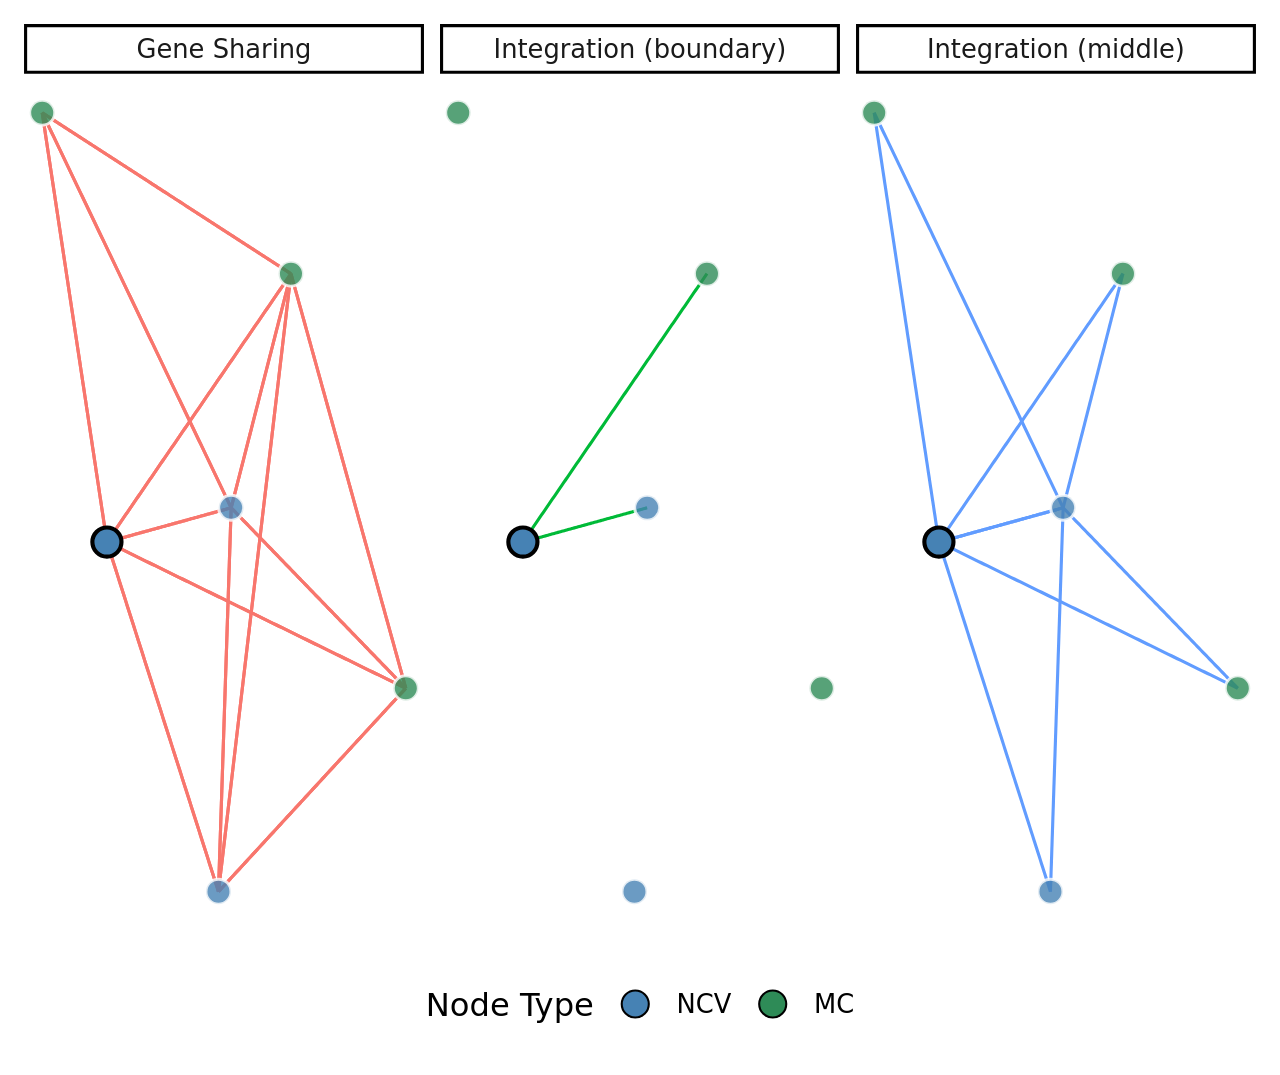
<file: cluster_plots/Bjer_1_interactive.html>
<!DOCTYPE html>
<html lang="en">
<head>
<meta charset="utf-8"/>
<style>body{background-color:white;}</style>
<link href="lib/htmltools-fill-0.5.8.1/fill.css" rel="stylesheet" />
<script src="lib/htmlwidgets-1.6.4/htmlwidgets.js"></script>
<link href="lib/ggiraphjs-0.9.2/girafe.css" rel="stylesheet" />
<script src="lib/ggiraphjs-0.9.2/girafe.js"></script>
<script src="lib/girafe-binding-0.9.2/girafe.js"></script>

</head>
<body>
<div class="girafe html-widget html-fill-item" id="htmlwidget-0ba49b9c65b8eb1ea068" style="width:960px;height:500px;"></div>
<script type="application/json" data-for="htmlwidget-0ba49b9c65b8eb1ea068">{"x":{"html":"<?xml version=\"1.0\" encoding=\"UTF-8\"?>\n<svg xmlns='http://www.w3.org/2000/svg' xmlns:xlink='http://www.w3.org/1999/xlink' class='ggiraph-svg' role='graphics-document' id='svg_15acba69db647f4b' viewBox='0 0 432 360'>\n <defs id='svg_15acba69db647f4b_defs'>\n  <clipPath id='svg_15acba69db647f4b_c1'>\n   <rect x='0' y='0' width='432' height='360'/>\n  <\/clipPath>\n  <clipPath id='svg_15acba69db647f4b_c2'>\n   <rect x='5.48' y='22.49' width='136.69' height='292.83'/>\n  <\/clipPath>\n  <clipPath id='svg_15acba69db647f4b_c3'>\n   <rect x='147.65' y='22.49' width='136.69' height='292.83'/>\n  <\/clipPath>\n  <clipPath id='svg_15acba69db647f4b_c4'>\n   <rect x='289.83' y='22.49' width='136.69' height='292.83'/>\n  <\/clipPath>\n  <clipPath id='svg_15acba69db647f4b_c5'>\n   <rect x='5.48' y='5.48' width='136.69' height='17.01'/>\n  <\/clipPath>\n  <clipPath id='svg_15acba69db647f4b_c6'>\n   <rect x='147.65' y='5.48' width='136.69' height='17.01'/>\n  <\/clipPath>\n  <clipPath id='svg_15acba69db647f4b_c7'>\n   <rect x='289.83' y='5.48' width='136.69' height='17.01'/>\n  <\/clipPath>\n <\/defs>\n <g id='svg_15acba69db647f4b_rootg' class='ggiraph-svg-rootg'>\n  <g clip-path='url(#svg_15acba69db647f4b_c1)'>\n   <rect x='0' y='0' width='432' height='360' fill='#FFFFFF' fill-opacity='1' stroke='#FFFFFF' stroke-opacity='1' stroke-width='0.75' stroke-linejoin='round' stroke-linecap='round' class='ggiraph-svg-bg'/>\n   <rect x='0' y='0' width='432' height='360' fill='#FFFFFF' fill-opacity='1' stroke='#FFFFFF' stroke-opacity='1' stroke-width='1.07' stroke-linejoin='round' stroke-linecap='round'/>\n  <\/g>\n  <g clip-path='url(#svg_15acba69db647f4b_c2)'>\n   <rect x='5.48' y='22.49' width='136.69' height='292.83' fill='#FFFFFF' fill-opacity='1' stroke='none'/>\n   <polyline points='71.93,302.01 71.55,300.81 71.16,299.60 70.78,298.39 70.39,297.18 70.01,295.98 69.62,294.77 69.24,293.56 68.85,292.36 68.47,291.15 68.08,289.94 67.70,288.74 67.31,287.53 66.93,286.32 66.54,285.12 66.16,283.91 65.77,282.70 65.39,281.50 65.00,280.29 64.62,279.08 64.23,277.88 63.85,276.67 63.46,275.46 63.08,274.26 62.69,273.05 62.31,271.84 61.92,270.63 61.54,269.43 61.15,268.22 60.77,267.01 60.38,265.81 60.00,264.60 59.61,263.39 59.23,262.19 58.84,260.98 58.46,259.77 58.07,258.57 57.69,257.36 57.30,256.15 56.92,254.95 56.53,253.74 56.14,252.53 55.76,251.33 55.37,250.12 54.99,248.91 54.60,247.70 54.22,246.50 53.83,245.29 53.45,244.08 53.06,242.88 52.68,241.67 52.29,240.46 51.91,239.26 51.52,238.05 51.14,236.84 50.75,235.64 50.37,234.43 49.98,233.22 49.60,232.02 49.21,230.81 48.83,229.60 48.44,228.40 48.06,227.19 47.67,225.98 47.29,224.78 46.90,223.57 46.52,222.36 46.13,221.15 45.75,219.95 45.36,218.74 44.98,217.53 44.59,216.33 44.21,215.12 43.82,213.91 43.44,212.71 43.05,211.50 42.67,210.29 42.28,209.09 41.90,207.88 41.51,206.67 41.13,205.47 40.74,204.26 40.36,203.05 39.97,201.85 39.59,200.64 39.20,199.43 38.82,198.23 38.43,197.02 38.05,195.81 37.66,194.60 37.28,193.40 36.89,192.19 36.51,190.98 36.12,189.78 35.73,188.57 35.35,187.36 34.96,186.16 34.58,184.95 34.19,183.74 33.81,182.54' fill='none' stroke='#F8766D' stroke-opacity='1' stroke-width='1.07' stroke-linejoin='round' stroke-linecap='butt'/>\n   <polyline points='71.93,302.01 72.18,299.88 72.43,297.75 72.68,295.61 72.93,293.48 73.19,291.35 73.44,289.21 73.69,287.08 73.94,284.95 74.19,282.81 74.44,280.68 74.69,278.55 74.94,276.41 75.19,274.28 75.44,272.15 75.69,270.01 75.94,267.88 76.19,265.75 76.44,263.61 76.69,261.48 76.94,259.35 77.19,257.21 77.44,255.08 77.69,252.95 77.94,250.81 78.19,248.68 78.44,246.55 78.69,244.42 78.94,242.28 79.19,240.15 79.44,238.02 79.69,235.88 79.94,233.75 80.19,231.62 80.44,229.48 80.69,227.35 80.94,225.22 81.19,223.08 81.44,220.95 81.69,218.82 81.94,216.68 82.19,214.55 82.44,212.42 82.69,210.28 82.94,208.15 83.20,206.02 83.45,203.88 83.70,201.75 83.95,199.62 84.20,197.48 84.45,195.35 84.70,193.22 84.95,191.08 85.20,188.95 85.45,186.82 85.70,184.68 85.95,182.55 86.20,180.42 86.45,178.29 86.70,176.15 86.95,174.02 87.20,171.89 87.45,169.75 87.70,167.62 87.95,165.49 88.20,163.35 88.45,161.22 88.70,159.09 88.95,156.95 89.20,154.82 89.45,152.69 89.70,150.55 89.95,148.42 90.20,146.29 90.45,144.15 90.70,142.02 90.95,139.89 91.20,137.75 91.45,135.62 91.70,133.49 91.95,131.35 92.20,129.22 92.45,127.09 92.70,124.95 92.95,122.82 93.20,120.69 93.46,118.55 93.71,116.42 93.96,114.29 94.21,112.16 94.46,110.02 94.71,107.89 94.96,105.76 95.21,103.62 95.46,101.49 95.71,99.36 95.96,97.22 96.21,95.09 96.46,92.96 96.71,90.82' fill='none' stroke='#F8766D' stroke-opacity='1' stroke-width='1.07' stroke-linejoin='round' stroke-linecap='butt'/>\n   <polyline points='71.93,302.01 71.98,300.69 72.02,299.36 72.07,298.04 72.11,296.71 72.15,295.39 72.20,294.06 72.24,292.74 72.28,291.41 72.33,290.09 72.37,288.76 72.42,287.43 72.46,286.11 72.50,284.78 72.55,283.46 72.59,282.13 72.64,280.81 72.68,279.48 72.72,278.16 72.77,276.83 72.81,275.51 72.85,274.18 72.90,272.86 72.94,271.53 72.99,270.21 73.03,268.88 73.07,267.56 73.12,266.23 73.16,264.91 73.21,263.58 73.25,262.26 73.29,260.93 73.34,259.61 73.38,258.28 73.42,256.95 73.47,255.63 73.51,254.30 73.56,252.98 73.60,251.65 73.64,250.33 73.69,249.00 73.73,247.68 73.78,246.35 73.82,245.03 73.86,243.70 73.91,242.38 73.95,241.05 73.99,239.73 74.04,238.40 74.08,237.08 74.13,235.75 74.17,234.43 74.21,233.10 74.26,231.78 74.30,230.45 74.34,229.13 74.39,227.80 74.43,226.47 74.48,225.15 74.52,223.82 74.56,222.50 74.61,221.17 74.65,219.85 74.70,218.52 74.74,217.20 74.78,215.87 74.83,214.55 74.87,213.22 74.91,211.90 74.96,210.57 75.00,209.25 75.05,207.92 75.09,206.60 75.13,205.27 75.18,203.95 75.22,202.62 75.27,201.30 75.31,199.97 75.35,198.64 75.40,197.32 75.44,195.99 75.48,194.67 75.53,193.34 75.57,192.02 75.62,190.69 75.66,189.37 75.70,188.04 75.75,186.72 75.79,185.39 75.84,184.07 75.88,182.74 75.92,181.42 75.97,180.09 76.01,178.77 76.05,177.44 76.10,176.12 76.14,174.79 76.19,173.47 76.23,172.14 76.27,170.82' fill='none' stroke='#F8766D' stroke-opacity='1' stroke-width='1.07' stroke-linejoin='round' stroke-linecap='butt'/>\n   <polyline points='71.93,302.01 72.58,301.31 73.23,300.61 73.87,299.91 74.52,299.20 75.17,298.50 75.81,297.80 76.46,297.10 77.11,296.39 77.75,295.69 78.40,294.99 79.05,294.29 79.69,293.59 80.34,292.88 80.99,292.18 81.63,291.48 82.28,290.78 82.93,290.07 83.58,289.37 84.22,288.67 84.87,287.97 85.52,287.27 86.16,286.56 86.81,285.86 87.46,285.16 88.10,284.46 88.75,283.75 89.40,283.05 90.04,282.35 90.69,281.65 91.34,280.95 91.98,280.24 92.63,279.54 93.28,278.84 93.92,278.14 94.57,277.43 95.22,276.73 95.86,276.03 96.51,275.33 97.16,274.63 97.80,273.92 98.45,273.22 99.10,272.52 99.74,271.82 100.39,271.12 101.04,270.41 101.68,269.71 102.33,269.01 102.98,268.31 103.62,267.60 104.27,266.90 104.92,266.20 105.56,265.50 106.21,264.80 106.86,264.09 107.50,263.39 108.15,262.69 108.80,261.99 109.44,261.28 110.09,260.58 110.74,259.88 111.38,259.18 112.03,258.48 112.68,257.77 113.32,257.07 113.97,256.37 114.62,255.67 115.26,254.96 115.91,254.26 116.56,253.56 117.21,252.86 117.85,252.16 118.50,251.45 119.15,250.75 119.79,250.05 120.44,249.35 121.09,248.64 121.73,247.94 122.38,247.24 123.03,246.54 123.67,245.84 124.32,245.13 124.97,244.43 125.61,243.73 126.26,243.03 126.91,242.32 127.55,241.62 128.20,240.92 128.85,240.22 129.49,239.52 130.14,238.81 130.79,238.11 131.43,237.41 132.08,236.71 132.73,236.00 133.37,235.30 134.02,234.60 134.67,233.90 135.31,233.20 135.96,232.49' fill='none' stroke='#F8766D' stroke-opacity='1' stroke-width='1.07' stroke-linejoin='round' stroke-linecap='butt'/>\n   <polyline points='71.93,302.01 71.55,300.81 71.16,299.60 70.78,298.39 70.39,297.18 70.01,295.98 69.62,294.77 69.24,293.56 68.85,292.36 68.47,291.15 68.08,289.94 67.70,288.74 67.31,287.53 66.93,286.32 66.54,285.12 66.16,283.91 65.77,282.70 65.39,281.50 65.00,280.29 64.62,279.08 64.23,277.88 63.85,276.67 63.46,275.46 63.08,274.26 62.69,273.05 62.31,271.84 61.92,270.63 61.54,269.43 61.15,268.22 60.77,267.01 60.38,265.81 60.00,264.60 59.61,263.39 59.23,262.19 58.84,260.98 58.46,259.77 58.07,258.57 57.69,257.36 57.30,256.15 56.92,254.95 56.53,253.74 56.14,252.53 55.76,251.33 55.37,250.12 54.99,248.91 54.60,247.70 54.22,246.50 53.83,245.29 53.45,244.08 53.06,242.88 52.68,241.67 52.29,240.46 51.91,239.26 51.52,238.05 51.14,236.84 50.75,235.64 50.37,234.43 49.98,233.22 49.60,232.02 49.21,230.81 48.83,229.60 48.44,228.40 48.06,227.19 47.67,225.98 47.29,224.78 46.90,223.57 46.52,222.36 46.13,221.15 45.75,219.95 45.36,218.74 44.98,217.53 44.59,216.33 44.21,215.12 43.82,213.91 43.44,212.71 43.05,211.50 42.67,210.29 42.28,209.09 41.90,207.88 41.51,206.67 41.13,205.47 40.74,204.26 40.36,203.05 39.97,201.85 39.59,200.64 39.20,199.43 38.82,198.23 38.43,197.02 38.05,195.81 37.66,194.60 37.28,193.40 36.89,192.19 36.51,190.98 36.12,189.78 35.73,188.57 35.35,187.36 34.96,186.16 34.58,184.95 34.19,183.74 33.81,182.54' fill='none' stroke='#F8766D' stroke-opacity='1' stroke-width='1.07' stroke-linejoin='round' stroke-linecap='butt'/>\n   <polyline points='33.81,182.54 34.44,181.61 35.08,180.68 35.72,179.76 36.35,178.83 36.99,177.90 37.62,176.98 38.26,176.05 38.89,175.13 39.53,174.20 40.16,173.27 40.80,172.35 41.43,171.42 42.07,170.49 42.70,169.57 43.34,168.64 43.97,167.71 44.61,166.79 45.25,165.86 45.88,164.93 46.52,164.01 47.15,163.08 47.79,162.16 48.42,161.23 49.06,160.30 49.69,159.38 50.33,158.45 50.96,157.52 51.60,156.60 52.23,155.67 52.87,154.74 53.50,153.82 54.14,152.89 54.78,151.97 55.41,151.04 56.05,150.11 56.68,149.19 57.32,148.26 57.95,147.33 58.59,146.41 59.22,145.48 59.86,144.55 60.49,143.63 61.13,142.70 61.76,141.77 62.40,140.85 63.04,139.92 63.67,139.00 64.31,138.07 64.94,137.14 65.58,136.22 66.21,135.29 66.85,134.36 67.48,133.44 68.12,132.51 68.75,131.58 69.39,130.66 70.02,129.73 70.66,128.81 71.29,127.88 71.93,126.95 72.57,126.03 73.20,125.10 73.84,124.17 74.47,123.25 75.11,122.32 75.74,121.39 76.38,120.47 77.01,119.54 77.65,118.61 78.28,117.69 78.92,116.76 79.55,115.84 80.19,114.91 80.82,113.98 81.46,113.06 82.10,112.13 82.73,111.20 83.37,110.28 84.00,109.35 84.64,108.42 85.27,107.50 85.91,106.57 86.54,105.65 87.18,104.72 87.81,103.79 88.45,102.87 89.08,101.94 89.72,101.01 90.35,100.09 90.99,99.16 91.63,98.23 92.26,97.31 92.90,96.38 93.53,95.45 94.17,94.53 94.80,93.60 95.44,92.68 96.07,91.75 96.71,90.82' fill='none' stroke='#F8766D' stroke-opacity='1' stroke-width='1.07' stroke-linejoin='round' stroke-linecap='butt'/>\n   <polyline points='33.81,182.54 34.24,182.42 34.67,182.30 35.10,182.18 35.53,182.06 35.95,181.94 36.38,181.83 36.81,181.71 37.24,181.59 37.67,181.47 38.10,181.35 38.53,181.23 38.96,181.12 39.39,181.00 39.81,180.88 40.24,180.76 40.67,180.64 41.10,180.52 41.53,180.41 41.96,180.29 42.39,180.17 42.82,180.05 43.25,179.93 43.67,179.81 44.10,179.69 44.53,179.58 44.96,179.46 45.39,179.34 45.82,179.22 46.25,179.10 46.68,178.98 47.11,178.87 47.54,178.75 47.96,178.63 48.39,178.51 48.82,178.39 49.25,178.27 49.68,178.16 50.11,178.04 50.54,177.92 50.97,177.80 51.40,177.68 51.82,177.56 52.25,177.45 52.68,177.33 53.11,177.21 53.54,177.09 53.97,176.97 54.40,176.85 54.83,176.74 55.26,176.62 55.68,176.50 56.11,176.38 56.54,176.26 56.97,176.14 57.40,176.02 57.83,175.91 58.26,175.79 58.69,175.67 59.12,175.55 59.55,175.43 59.97,175.31 60.40,175.20 60.83,175.08 61.26,174.96 61.69,174.84 62.12,174.72 62.55,174.60 62.98,174.49 63.41,174.37 63.83,174.25 64.26,174.13 64.69,174.01 65.12,173.89 65.55,173.78 65.98,173.66 66.41,173.54 66.84,173.42 67.27,173.30 67.70,173.18 68.12,173.06 68.55,172.95 68.98,172.83 69.41,172.71 69.84,172.59 70.27,172.47 70.70,172.35 71.13,172.24 71.56,172.12 71.98,172.00 72.41,171.88 72.84,171.76 73.27,171.64 73.70,171.53 74.13,171.41 74.56,171.29 74.99,171.17 75.42,171.05 75.84,170.93 76.27,170.82' fill='none' stroke='#F8766D' stroke-opacity='1' stroke-width='1.07' stroke-linejoin='round' stroke-linecap='butt'/>\n   <polyline points='33.81,182.54 34.84,183.04 35.87,183.55 36.90,184.05 37.94,184.55 38.97,185.06 40.00,185.56 41.03,186.07 42.06,186.57 43.10,187.08 44.13,187.58 45.16,188.09 46.19,188.59 47.22,189.10 48.25,189.60 49.29,190.11 50.32,190.61 51.35,191.11 52.38,191.62 53.41,192.12 54.45,192.63 55.48,193.13 56.51,193.64 57.54,194.14 58.57,194.65 59.61,195.15 60.64,195.66 61.67,196.16 62.70,196.67 63.73,197.17 64.76,197.67 65.80,198.18 66.83,198.68 67.86,199.19 68.89,199.69 69.92,200.20 70.96,200.70 71.99,201.21 73.02,201.71 74.05,202.22 75.08,202.72 76.11,203.23 77.15,203.73 78.18,204.23 79.21,204.74 80.24,205.24 81.27,205.75 82.31,206.25 83.34,206.76 84.37,207.26 85.40,207.77 86.43,208.27 87.46,208.78 88.50,209.28 89.53,209.79 90.56,210.29 91.59,210.79 92.62,211.30 93.66,211.80 94.69,212.31 95.72,212.81 96.75,213.32 97.78,213.82 98.81,214.33 99.85,214.83 100.88,215.34 101.91,215.84 102.94,216.35 103.97,216.85 105.01,217.36 106.04,217.86 107.07,218.36 108.10,218.87 109.13,219.37 110.16,219.88 111.20,220.38 112.23,220.89 113.26,221.39 114.29,221.90 115.32,222.40 116.36,222.91 117.39,223.41 118.42,223.92 119.45,224.42 120.48,224.92 121.51,225.43 122.55,225.93 123.58,226.44 124.61,226.94 125.64,227.45 126.67,227.95 127.71,228.46 128.74,228.96 129.77,229.47 130.80,229.97 131.83,230.48 132.86,230.98 133.90,231.48 134.93,231.99 135.96,232.49' fill='none' stroke='#F8766D' stroke-opacity='1' stroke-width='1.07' stroke-linejoin='round' stroke-linecap='butt'/>\n   <polyline points='33.81,182.54 33.59,181.05 33.36,179.57 33.14,178.09 32.92,176.61 32.69,175.13 32.47,173.64 32.25,172.16 32.02,170.68 31.80,169.20 31.58,167.71 31.35,166.23 31.13,164.75 30.91,163.27 30.68,161.79 30.46,160.30 30.23,158.82 30.01,157.34 29.79,155.86 29.56,154.38 29.34,152.89 29.12,151.41 28.89,149.93 28.67,148.45 28.45,146.96 28.22,145.48 28.00,144.00 27.78,142.52 27.55,141.04 27.33,139.55 27.11,138.07 26.88,136.59 26.66,135.11 26.44,133.62 26.21,132.14 25.99,130.66 25.77,129.18 25.54,127.70 25.32,126.21 25.10,124.73 24.87,123.25 24.65,121.77 24.43,120.29 24.20,118.80 23.98,117.32 23.76,115.84 23.53,114.36 23.31,112.87 23.09,111.39 22.86,109.91 22.64,108.43 22.42,106.95 22.19,105.46 21.97,103.98 21.75,102.50 21.52,101.02 21.30,99.53 21.08,98.05 20.85,96.57 20.63,95.09 20.41,93.61 20.18,92.12 19.96,90.64 19.74,89.16 19.51,87.68 19.29,86.20 19.06,84.71 18.84,83.23 18.62,81.75 18.39,80.27 18.17,78.78 17.95,77.30 17.72,75.82 17.50,74.34 17.28,72.86 17.05,71.37 16.83,69.89 16.61,68.41 16.38,66.93 16.16,65.44 15.94,63.96 15.71,62.48 15.49,61.00 15.27,59.52 15.04,58.03 14.82,56.55 14.60,55.07 14.37,53.59 14.15,52.11 13.93,50.62 13.70,49.14 13.48,47.66 13.26,46.18 13.03,44.69 12.81,43.21 12.59,41.73 12.36,40.25 12.14,38.77 11.92,37.28 11.69,35.80' fill='none' stroke='#F8766D' stroke-opacity='1' stroke-width='1.07' stroke-linejoin='round' stroke-linecap='butt'/>\n   <polyline points='71.93,302.01 72.18,299.88 72.43,297.75 72.68,295.61 72.93,293.48 73.19,291.35 73.44,289.21 73.69,287.08 73.94,284.95 74.19,282.81 74.44,280.68 74.69,278.55 74.94,276.41 75.19,274.28 75.44,272.15 75.69,270.01 75.94,267.88 76.19,265.75 76.44,263.61 76.69,261.48 76.94,259.35 77.19,257.21 77.44,255.08 77.69,252.95 77.94,250.81 78.19,248.68 78.44,246.55 78.69,244.42 78.94,242.28 79.19,240.15 79.44,238.02 79.69,235.88 79.94,233.75 80.19,231.62 80.44,229.48 80.69,227.35 80.94,225.22 81.19,223.08 81.44,220.95 81.69,218.82 81.94,216.68 82.19,214.55 82.44,212.42 82.69,210.28 82.94,208.15 83.20,206.02 83.45,203.88 83.70,201.75 83.95,199.62 84.20,197.48 84.45,195.35 84.70,193.22 84.95,191.08 85.20,188.95 85.45,186.82 85.70,184.68 85.95,182.55 86.20,180.42 86.45,178.29 86.70,176.15 86.95,174.02 87.20,171.89 87.45,169.75 87.70,167.62 87.95,165.49 88.20,163.35 88.45,161.22 88.70,159.09 88.95,156.95 89.20,154.82 89.45,152.69 89.70,150.55 89.95,148.42 90.20,146.29 90.45,144.15 90.70,142.02 90.95,139.89 91.20,137.75 91.45,135.62 91.70,133.49 91.95,131.35 92.20,129.22 92.45,127.09 92.70,124.95 92.95,122.82 93.20,120.69 93.46,118.55 93.71,116.42 93.96,114.29 94.21,112.16 94.46,110.02 94.71,107.89 94.96,105.76 95.21,103.62 95.46,101.49 95.71,99.36 95.96,97.22 96.21,95.09 96.46,92.96 96.71,90.82' fill='none' stroke='#F8766D' stroke-opacity='1' stroke-width='1.07' stroke-linejoin='round' stroke-linecap='butt'/>\n   <polyline points='33.81,182.54 34.44,181.61 35.08,180.68 35.72,179.76 36.35,178.83 36.99,177.90 37.62,176.98 38.26,176.05 38.89,175.13 39.53,174.20 40.16,173.27 40.80,172.35 41.43,171.42 42.07,170.49 42.70,169.57 43.34,168.64 43.97,167.71 44.61,166.79 45.25,165.86 45.88,164.93 46.52,164.01 47.15,163.08 47.79,162.16 48.42,161.23 49.06,160.30 49.69,159.38 50.33,158.45 50.96,157.52 51.60,156.60 52.23,155.67 52.87,154.74 53.50,153.82 54.14,152.89 54.78,151.97 55.41,151.04 56.05,150.11 56.68,149.19 57.32,148.26 57.95,147.33 58.59,146.41 59.22,145.48 59.86,144.55 60.49,143.63 61.13,142.70 61.76,141.77 62.40,140.85 63.04,139.92 63.67,139.00 64.31,138.07 64.94,137.14 65.58,136.22 66.21,135.29 66.85,134.36 67.48,133.44 68.12,132.51 68.75,131.58 69.39,130.66 70.02,129.73 70.66,128.81 71.29,127.88 71.93,126.95 72.57,126.03 73.20,125.10 73.84,124.17 74.47,123.25 75.11,122.32 75.74,121.39 76.38,120.47 77.01,119.54 77.65,118.61 78.28,117.69 78.92,116.76 79.55,115.84 80.19,114.91 80.82,113.98 81.46,113.06 82.10,112.13 82.73,111.20 83.37,110.28 84.00,109.35 84.64,108.42 85.27,107.50 85.91,106.57 86.54,105.65 87.18,104.72 87.81,103.79 88.45,102.87 89.08,101.94 89.72,101.01 90.35,100.09 90.99,99.16 91.63,98.23 92.26,97.31 92.90,96.38 93.53,95.45 94.17,94.53 94.80,93.60 95.44,92.68 96.07,91.75 96.71,90.82' fill='none' stroke='#F8766D' stroke-opacity='1' stroke-width='1.07' stroke-linejoin='round' stroke-linecap='butt'/>\n   <polyline points='96.71,90.82 96.50,91.63 96.30,92.44 96.09,93.25 95.88,94.05 95.68,94.86 95.47,95.67 95.26,96.48 95.06,97.29 94.85,98.09 94.64,98.90 94.44,99.71 94.23,100.52 94.02,101.33 93.82,102.13 93.61,102.94 93.41,103.75 93.20,104.56 92.99,105.37 92.79,106.18 92.58,106.98 92.37,107.79 92.17,108.60 91.96,109.41 91.75,110.22 91.55,111.02 91.34,111.83 91.14,112.64 90.93,113.45 90.72,114.26 90.52,115.06 90.31,115.87 90.10,116.68 89.90,117.49 89.69,118.30 89.48,119.10 89.28,119.91 89.07,120.72 88.86,121.53 88.66,122.34 88.45,123.14 88.25,123.95 88.04,124.76 87.83,125.57 87.63,126.38 87.42,127.18 87.21,127.99 87.01,128.80 86.80,129.61 86.59,130.42 86.39,131.22 86.18,132.03 85.97,132.84 85.77,133.65 85.56,134.46 85.36,135.26 85.15,136.07 84.94,136.88 84.74,137.69 84.53,138.50 84.32,139.30 84.12,140.11 83.91,140.92 83.70,141.73 83.50,142.54 83.29,143.34 83.09,144.15 82.88,144.96 82.67,145.77 82.47,146.58 82.26,147.38 82.05,148.19 81.85,149.00 81.64,149.81 81.43,150.62 81.23,151.42 81.02,152.23 80.81,153.04 80.61,153.85 80.40,154.66 80.20,155.46 79.99,156.27 79.78,157.08 79.58,157.89 79.37,158.70 79.16,159.50 78.96,160.31 78.75,161.12 78.54,161.93 78.34,162.74 78.13,163.54 77.93,164.35 77.72,165.16 77.51,165.97 77.31,166.78 77.10,167.58 76.89,168.39 76.69,169.20 76.48,170.01 76.27,170.82' fill='none' stroke='#F8766D' stroke-opacity='1' stroke-width='1.07' stroke-linejoin='round' stroke-linecap='butt'/>\n   <polyline points='96.71,90.82 97.10,92.25 97.50,93.68 97.90,95.12 98.29,96.55 98.69,97.98 99.09,99.41 99.48,100.84 99.88,102.27 100.28,103.70 100.67,105.13 101.07,106.56 101.47,108.00 101.86,109.43 102.26,110.86 102.66,112.29 103.05,113.72 103.45,115.15 103.84,116.58 104.24,118.01 104.64,119.44 105.03,120.87 105.43,122.31 105.83,123.74 106.22,125.17 106.62,126.60 107.02,128.03 107.41,129.46 107.81,130.89 108.21,132.32 108.60,133.75 109.00,135.18 109.40,136.62 109.79,138.05 110.19,139.48 110.59,140.91 110.98,142.34 111.38,143.77 111.77,145.20 112.17,146.63 112.57,148.06 112.96,149.49 113.36,150.93 113.76,152.36 114.15,153.79 114.55,155.22 114.95,156.65 115.34,158.08 115.74,159.51 116.14,160.94 116.53,162.37 116.93,163.80 117.33,165.24 117.72,166.67 118.12,168.10 118.51,169.53 118.91,170.96 119.31,172.39 119.70,173.82 120.10,175.25 120.50,176.68 120.89,178.11 121.29,179.55 121.69,180.98 122.08,182.41 122.48,183.84 122.88,185.27 123.27,186.70 123.67,188.13 124.07,189.56 124.46,190.99 124.86,192.43 125.26,193.86 125.65,195.29 126.05,196.72 126.44,198.15 126.84,199.58 127.24,201.01 127.63,202.44 128.03,203.87 128.43,205.30 128.82,206.74 129.22,208.17 129.62,209.60 130.01,211.03 130.41,212.46 130.81,213.89 131.20,215.32 131.60,216.75 132.00,218.18 132.39,219.61 132.79,221.05 133.18,222.48 133.58,223.91 133.98,225.34 134.37,226.77 134.77,228.20 135.17,229.63 135.56,231.06 135.96,232.49' fill='none' stroke='#F8766D' stroke-opacity='1' stroke-width='1.07' stroke-linejoin='round' stroke-linecap='butt'/>\n   <polyline points='96.71,90.82 95.85,90.27 94.99,89.71 94.13,89.16 93.27,88.60 92.41,88.04 91.56,87.49 90.70,86.93 89.84,86.38 88.98,85.82 88.12,85.27 87.26,84.71 86.40,84.15 85.54,83.60 84.69,83.04 83.83,82.49 82.97,81.93 82.11,81.37 81.25,80.82 80.39,80.26 79.53,79.71 78.67,79.15 77.82,78.60 76.96,78.04 76.10,77.48 75.24,76.93 74.38,76.37 73.52,75.82 72.66,75.26 71.80,74.71 70.95,74.15 70.09,73.59 69.23,73.04 68.37,72.48 67.51,71.93 66.65,71.37 65.79,70.82 64.93,70.26 64.08,69.70 63.22,69.15 62.36,68.59 61.50,68.04 60.64,67.48 59.78,66.92 58.92,66.37 58.06,65.81 57.21,65.26 56.35,64.70 55.49,64.15 54.63,63.59 53.77,63.03 52.91,62.48 52.05,61.92 51.19,61.37 50.34,60.81 49.48,60.26 48.62,59.70 47.76,59.14 46.90,58.59 46.04,58.03 45.18,57.48 44.33,56.92 43.47,56.36 42.61,55.81 41.75,55.25 40.89,54.70 40.03,54.14 39.17,53.59 38.31,53.03 37.46,52.47 36.60,51.92 35.74,51.36 34.88,50.81 34.02,50.25 33.16,49.70 32.30,49.14 31.44,48.58 30.59,48.03 29.73,47.47 28.87,46.92 28.01,46.36 27.15,45.81 26.29,45.25 25.43,44.69 24.57,44.14 23.72,43.58 22.86,43.03 22.00,42.47 21.14,41.91 20.28,41.36 19.42,40.80 18.56,40.25 17.70,39.69 16.85,39.14 15.99,38.58 15.13,38.02 14.27,37.47 13.41,36.91 12.55,36.36 11.69,35.80' fill='none' stroke='#F8766D' stroke-opacity='1' stroke-width='1.07' stroke-linejoin='round' stroke-linecap='butt'/>\n   <polyline points='71.93,302.01 71.98,300.69 72.02,299.36 72.07,298.04 72.11,296.71 72.15,295.39 72.20,294.06 72.24,292.74 72.28,291.41 72.33,290.09 72.37,288.76 72.42,287.43 72.46,286.11 72.50,284.78 72.55,283.46 72.59,282.13 72.64,280.81 72.68,279.48 72.72,278.16 72.77,276.83 72.81,275.51 72.85,274.18 72.90,272.86 72.94,271.53 72.99,270.21 73.03,268.88 73.07,267.56 73.12,266.23 73.16,264.91 73.21,263.58 73.25,262.26 73.29,260.93 73.34,259.61 73.38,258.28 73.42,256.95 73.47,255.63 73.51,254.30 73.56,252.98 73.60,251.65 73.64,250.33 73.69,249.00 73.73,247.68 73.78,246.35 73.82,245.03 73.86,243.70 73.91,242.38 73.95,241.05 73.99,239.73 74.04,238.40 74.08,237.08 74.13,235.75 74.17,234.43 74.21,233.10 74.26,231.78 74.30,230.45 74.34,229.13 74.39,227.80 74.43,226.47 74.48,225.15 74.52,223.82 74.56,222.50 74.61,221.17 74.65,219.85 74.70,218.52 74.74,217.20 74.78,215.87 74.83,214.55 74.87,213.22 74.91,211.90 74.96,210.57 75.00,209.25 75.05,207.92 75.09,206.60 75.13,205.27 75.18,203.95 75.22,202.62 75.27,201.30 75.31,199.97 75.35,198.64 75.40,197.32 75.44,195.99 75.48,194.67 75.53,193.34 75.57,192.02 75.62,190.69 75.66,189.37 75.70,188.04 75.75,186.72 75.79,185.39 75.84,184.07 75.88,182.74 75.92,181.42 75.97,180.09 76.01,178.77 76.05,177.44 76.10,176.12 76.14,174.79 76.19,173.47 76.23,172.14 76.27,170.82' fill='none' stroke='#F8766D' stroke-opacity='1' stroke-width='1.07' stroke-linejoin='round' stroke-linecap='butt'/>\n   <polyline points='33.81,182.54 34.24,182.42 34.67,182.30 35.10,182.18 35.53,182.06 35.95,181.94 36.38,181.83 36.81,181.71 37.24,181.59 37.67,181.47 38.10,181.35 38.53,181.23 38.96,181.12 39.39,181.00 39.81,180.88 40.24,180.76 40.67,180.64 41.10,180.52 41.53,180.41 41.96,180.29 42.39,180.17 42.82,180.05 43.25,179.93 43.67,179.81 44.10,179.69 44.53,179.58 44.96,179.46 45.39,179.34 45.82,179.22 46.25,179.10 46.68,178.98 47.11,178.87 47.54,178.75 47.96,178.63 48.39,178.51 48.82,178.39 49.25,178.27 49.68,178.16 50.11,178.04 50.54,177.92 50.97,177.80 51.40,177.68 51.82,177.56 52.25,177.45 52.68,177.33 53.11,177.21 53.54,177.09 53.97,176.97 54.40,176.85 54.83,176.74 55.26,176.62 55.68,176.50 56.11,176.38 56.54,176.26 56.97,176.14 57.40,176.02 57.83,175.91 58.26,175.79 58.69,175.67 59.12,175.55 59.55,175.43 59.97,175.31 60.40,175.20 60.83,175.08 61.26,174.96 61.69,174.84 62.12,174.72 62.55,174.60 62.98,174.49 63.41,174.37 63.83,174.25 64.26,174.13 64.69,174.01 65.12,173.89 65.55,173.78 65.98,173.66 66.41,173.54 66.84,173.42 67.27,173.30 67.70,173.18 68.12,173.06 68.55,172.95 68.98,172.83 69.41,172.71 69.84,172.59 70.27,172.47 70.70,172.35 71.13,172.24 71.56,172.12 71.98,172.00 72.41,171.88 72.84,171.76 73.27,171.64 73.70,171.53 74.13,171.41 74.56,171.29 74.99,171.17 75.42,171.05 75.84,170.93 76.27,170.82' fill='none' stroke='#F8766D' stroke-opacity='1' stroke-width='1.07' stroke-linejoin='round' stroke-linecap='butt'/>\n   <polyline points='96.71,90.82 96.50,91.63 96.30,92.44 96.09,93.25 95.88,94.05 95.68,94.86 95.47,95.67 95.26,96.48 95.06,97.29 94.85,98.09 94.64,98.90 94.44,99.71 94.23,100.52 94.02,101.33 93.82,102.13 93.61,102.94 93.41,103.75 93.20,104.56 92.99,105.37 92.79,106.18 92.58,106.98 92.37,107.79 92.17,108.60 91.96,109.41 91.75,110.22 91.55,111.02 91.34,111.83 91.14,112.64 90.93,113.45 90.72,114.26 90.52,115.06 90.31,115.87 90.10,116.68 89.90,117.49 89.69,118.30 89.48,119.10 89.28,119.91 89.07,120.72 88.86,121.53 88.66,122.34 88.45,123.14 88.25,123.95 88.04,124.76 87.83,125.57 87.63,126.38 87.42,127.18 87.21,127.99 87.01,128.80 86.80,129.61 86.59,130.42 86.39,131.22 86.18,132.03 85.97,132.84 85.77,133.65 85.56,134.46 85.36,135.26 85.15,136.07 84.94,136.88 84.74,137.69 84.53,138.50 84.32,139.30 84.12,140.11 83.91,140.92 83.70,141.73 83.50,142.54 83.29,143.34 83.09,144.15 82.88,144.96 82.67,145.77 82.47,146.58 82.26,147.38 82.05,148.19 81.85,149.00 81.64,149.81 81.43,150.62 81.23,151.42 81.02,152.23 80.81,153.04 80.61,153.85 80.40,154.66 80.20,155.46 79.99,156.27 79.78,157.08 79.58,157.89 79.37,158.70 79.16,159.50 78.96,160.31 78.75,161.12 78.54,161.93 78.34,162.74 78.13,163.54 77.93,164.35 77.72,165.16 77.51,165.97 77.31,166.78 77.10,167.58 76.89,168.39 76.69,169.20 76.48,170.01 76.27,170.82' fill='none' stroke='#F8766D' stroke-opacity='1' stroke-width='1.07' stroke-linejoin='round' stroke-linecap='butt'/>\n   <polyline points='76.27,170.82 76.88,171.44 77.48,172.06 78.08,172.68 78.69,173.31 79.29,173.93 79.89,174.55 80.49,175.18 81.10,175.80 81.70,176.42 82.30,177.05 82.91,177.67 83.51,178.29 84.11,178.91 84.71,179.54 85.32,180.16 85.92,180.78 86.52,181.41 87.13,182.03 87.73,182.65 88.33,183.28 88.93,183.90 89.54,184.52 90.14,185.14 90.74,185.77 91.35,186.39 91.95,187.01 92.55,187.64 93.15,188.26 93.76,188.88 94.36,189.51 94.96,190.13 95.57,190.75 96.17,191.37 96.77,192.00 97.37,192.62 97.98,193.24 98.58,193.87 99.18,194.49 99.79,195.11 100.39,195.74 100.99,196.36 101.60,196.98 102.20,197.60 102.80,198.23 103.40,198.85 104.01,199.47 104.61,200.10 105.21,200.72 105.82,201.34 106.42,201.97 107.02,202.59 107.62,203.21 108.23,203.83 108.83,204.46 109.43,205.08 110.04,205.70 110.64,206.33 111.24,206.95 111.84,207.57 112.45,208.20 113.05,208.82 113.65,209.44 114.26,210.07 114.86,210.69 115.46,211.31 116.06,211.93 116.67,212.56 117.27,213.18 117.87,213.80 118.48,214.43 119.08,215.05 119.68,215.67 120.28,216.30 120.89,216.92 121.49,217.54 122.09,218.16 122.70,218.79 123.30,219.41 123.90,220.03 124.51,220.66 125.11,221.28 125.71,221.90 126.31,222.53 126.92,223.15 127.52,223.77 128.12,224.39 128.73,225.02 129.33,225.64 129.93,226.26 130.53,226.89 131.14,227.51 131.74,228.13 132.34,228.76 132.95,229.38 133.55,230.00 134.15,230.62 134.75,231.25 135.36,231.87 135.96,232.49' fill='none' stroke='#F8766D' stroke-opacity='1' stroke-width='1.07' stroke-linejoin='round' stroke-linecap='butt'/>\n   <polyline points='76.27,170.82 75.62,169.45 74.97,168.09 74.32,166.72 73.66,165.36 73.01,164.00 72.36,162.63 71.71,161.27 71.06,159.91 70.40,158.54 69.75,157.18 69.10,155.81 68.45,154.45 67.79,153.09 67.14,151.72 66.49,150.36 65.84,148.99 65.18,147.63 64.53,146.27 63.88,144.90 63.23,143.54 62.57,142.18 61.92,140.81 61.27,139.45 60.62,138.08 59.97,136.72 59.31,135.36 58.66,133.99 58.01,132.63 57.36,131.27 56.70,129.90 56.05,128.54 55.40,127.17 54.75,125.81 54.09,124.45 53.44,123.08 52.79,121.72 52.14,120.36 51.49,118.99 50.83,117.63 50.18,116.26 49.53,114.90 48.88,113.54 48.22,112.17 47.57,110.81 46.92,109.45 46.27,108.08 45.61,106.72 44.96,105.35 44.31,103.99 43.66,102.63 43.00,101.26 42.35,99.90 41.70,98.53 41.05,97.17 40.40,95.81 39.74,94.44 39.09,93.08 38.44,91.72 37.79,90.35 37.13,88.99 36.48,87.62 35.83,86.26 35.18,84.90 34.52,83.53 33.87,82.17 33.22,80.81 32.57,79.44 31.92,78.08 31.26,76.71 30.61,75.35 29.96,73.99 29.31,72.62 28.65,71.26 28.00,69.90 27.35,68.53 26.70,67.17 26.04,65.80 25.39,64.44 24.74,63.08 24.09,61.71 23.43,60.35 22.78,58.99 22.13,57.62 21.48,56.26 20.83,54.89 20.17,53.53 19.52,52.17 18.87,50.80 18.22,49.44 17.56,48.08 16.91,46.71 16.26,45.35 15.61,43.98 14.95,42.62 14.30,41.26 13.65,39.89 13.00,38.53 12.35,37.16 11.69,35.80' fill='none' stroke='#F8766D' stroke-opacity='1' stroke-width='1.07' stroke-linejoin='round' stroke-linecap='butt'/>\n   <polyline points='71.93,302.01 72.58,301.31 73.23,300.61 73.87,299.91 74.52,299.20 75.17,298.50 75.81,297.80 76.46,297.10 77.11,296.39 77.75,295.69 78.40,294.99 79.05,294.29 79.69,293.59 80.34,292.88 80.99,292.18 81.63,291.48 82.28,290.78 82.93,290.07 83.58,289.37 84.22,288.67 84.87,287.97 85.52,287.27 86.16,286.56 86.81,285.86 87.46,285.16 88.10,284.46 88.75,283.75 89.40,283.05 90.04,282.35 90.69,281.65 91.34,280.95 91.98,280.24 92.63,279.54 93.28,278.84 93.92,278.14 94.57,277.43 95.22,276.73 95.86,276.03 96.51,275.33 97.16,274.63 97.80,273.92 98.45,273.22 99.10,272.52 99.74,271.82 100.39,271.12 101.04,270.41 101.68,269.71 102.33,269.01 102.98,268.31 103.62,267.60 104.27,266.90 104.92,266.20 105.56,265.50 106.21,264.80 106.86,264.09 107.50,263.39 108.15,262.69 108.80,261.99 109.44,261.28 110.09,260.58 110.74,259.88 111.38,259.18 112.03,258.48 112.68,257.77 113.32,257.07 113.97,256.37 114.62,255.67 115.26,254.96 115.91,254.26 116.56,253.56 117.21,252.86 117.85,252.16 118.50,251.45 119.15,250.75 119.79,250.05 120.44,249.35 121.09,248.64 121.73,247.94 122.38,247.24 123.03,246.54 123.67,245.84 124.32,245.13 124.97,244.43 125.61,243.73 126.26,243.03 126.91,242.32 127.55,241.62 128.20,240.92 128.85,240.22 129.49,239.52 130.14,238.81 130.79,238.11 131.43,237.41 132.08,236.71 132.73,236.00 133.37,235.30 134.02,234.60 134.67,233.90 135.31,233.20 135.96,232.49' fill='none' stroke='#F8766D' stroke-opacity='1' stroke-width='1.07' stroke-linejoin='round' stroke-linecap='butt'/>\n   <polyline points='33.81,182.54 34.84,183.04 35.87,183.55 36.90,184.05 37.94,184.55 38.97,185.06 40.00,185.56 41.03,186.07 42.06,186.57 43.10,187.08 44.13,187.58 45.16,188.09 46.19,188.59 47.22,189.10 48.25,189.60 49.29,190.11 50.32,190.61 51.35,191.11 52.38,191.62 53.41,192.12 54.45,192.63 55.48,193.13 56.51,193.64 57.54,194.14 58.57,194.65 59.61,195.15 60.64,195.66 61.67,196.16 62.70,196.67 63.73,197.17 64.76,197.67 65.80,198.18 66.83,198.68 67.86,199.19 68.89,199.69 69.92,200.20 70.96,200.70 71.99,201.21 73.02,201.71 74.05,202.22 75.08,202.72 76.11,203.23 77.15,203.73 78.18,204.23 79.21,204.74 80.24,205.24 81.27,205.75 82.31,206.25 83.34,206.76 84.37,207.26 85.40,207.77 86.43,208.27 87.46,208.78 88.50,209.28 89.53,209.79 90.56,210.29 91.59,210.79 92.62,211.30 93.66,211.80 94.69,212.31 95.72,212.81 96.75,213.32 97.78,213.82 98.81,214.33 99.85,214.83 100.88,215.34 101.91,215.84 102.94,216.35 103.97,216.85 105.01,217.36 106.04,217.86 107.07,218.36 108.10,218.87 109.13,219.37 110.16,219.88 111.20,220.38 112.23,220.89 113.26,221.39 114.29,221.90 115.32,222.40 116.36,222.91 117.39,223.41 118.42,223.92 119.45,224.42 120.48,224.92 121.51,225.43 122.55,225.93 123.58,226.44 124.61,226.94 125.64,227.45 126.67,227.95 127.71,228.46 128.74,228.96 129.77,229.47 130.80,229.97 131.83,230.48 132.86,230.98 133.90,231.48 134.93,231.99 135.96,232.49' fill='none' stroke='#F8766D' stroke-opacity='1' stroke-width='1.07' stroke-linejoin='round' stroke-linecap='butt'/>\n   <polyline points='96.71,90.82 97.10,92.25 97.50,93.68 97.90,95.12 98.29,96.55 98.69,97.98 99.09,99.41 99.48,100.84 99.88,102.27 100.28,103.70 100.67,105.13 101.07,106.56 101.47,108.00 101.86,109.43 102.26,110.86 102.66,112.29 103.05,113.72 103.45,115.15 103.84,116.58 104.24,118.01 104.64,119.44 105.03,120.87 105.43,122.31 105.83,123.74 106.22,125.17 106.62,126.60 107.02,128.03 107.41,129.46 107.81,130.89 108.21,132.32 108.60,133.75 109.00,135.18 109.40,136.62 109.79,138.05 110.19,139.48 110.59,140.91 110.98,142.34 111.38,143.77 111.77,145.20 112.17,146.63 112.57,148.06 112.96,149.49 113.36,150.93 113.76,152.36 114.15,153.79 114.55,155.22 114.95,156.65 115.34,158.08 115.74,159.51 116.14,160.94 116.53,162.37 116.93,163.80 117.33,165.24 117.72,166.67 118.12,168.10 118.51,169.53 118.91,170.96 119.31,172.39 119.70,173.82 120.10,175.25 120.50,176.68 120.89,178.11 121.29,179.55 121.69,180.98 122.08,182.41 122.48,183.84 122.88,185.27 123.27,186.70 123.67,188.13 124.07,189.56 124.46,190.99 124.86,192.43 125.26,193.86 125.65,195.29 126.05,196.72 126.44,198.15 126.84,199.58 127.24,201.01 127.63,202.44 128.03,203.87 128.43,205.30 128.82,206.74 129.22,208.17 129.62,209.60 130.01,211.03 130.41,212.46 130.81,213.89 131.20,215.32 131.60,216.75 132.00,218.18 132.39,219.61 132.79,221.05 133.18,222.48 133.58,223.91 133.98,225.34 134.37,226.77 134.77,228.20 135.17,229.63 135.56,231.06 135.96,232.49' fill='none' stroke='#F8766D' stroke-opacity='1' stroke-width='1.07' stroke-linejoin='round' stroke-linecap='butt'/>\n   <polyline points='76.27,170.82 76.88,171.44 77.48,172.06 78.08,172.68 78.69,173.31 79.29,173.93 79.89,174.55 80.49,175.18 81.10,175.80 81.70,176.42 82.30,177.05 82.91,177.67 83.51,178.29 84.11,178.91 84.71,179.54 85.32,180.16 85.92,180.78 86.52,181.41 87.13,182.03 87.73,182.65 88.33,183.28 88.93,183.90 89.54,184.52 90.14,185.14 90.74,185.77 91.35,186.39 91.95,187.01 92.55,187.64 93.15,188.26 93.76,188.88 94.36,189.51 94.96,190.13 95.57,190.75 96.17,191.37 96.77,192.00 97.37,192.62 97.98,193.24 98.58,193.87 99.18,194.49 99.79,195.11 100.39,195.74 100.99,196.36 101.60,196.98 102.20,197.60 102.80,198.23 103.40,198.85 104.01,199.47 104.61,200.10 105.21,200.72 105.82,201.34 106.42,201.97 107.02,202.59 107.62,203.21 108.23,203.83 108.83,204.46 109.43,205.08 110.04,205.70 110.64,206.33 111.24,206.95 111.84,207.57 112.45,208.20 113.05,208.82 113.65,209.44 114.26,210.07 114.86,210.69 115.46,211.31 116.06,211.93 116.67,212.56 117.27,213.18 117.87,213.80 118.48,214.43 119.08,215.05 119.68,215.67 120.28,216.30 120.89,216.92 121.49,217.54 122.09,218.16 122.70,218.79 123.30,219.41 123.90,220.03 124.51,220.66 125.11,221.28 125.71,221.90 126.31,222.53 126.92,223.15 127.52,223.77 128.12,224.39 128.73,225.02 129.33,225.64 129.93,226.26 130.53,226.89 131.14,227.51 131.74,228.13 132.34,228.76 132.95,229.38 133.55,230.00 134.15,230.62 134.75,231.25 135.36,231.87 135.96,232.49' fill='none' stroke='#F8766D' stroke-opacity='1' stroke-width='1.07' stroke-linejoin='round' stroke-linecap='butt'/>\n   <polyline points='33.81,182.54 33.59,181.05 33.36,179.57 33.14,178.09 32.92,176.61 32.69,175.13 32.47,173.64 32.25,172.16 32.02,170.68 31.80,169.20 31.58,167.71 31.35,166.23 31.13,164.75 30.91,163.27 30.68,161.79 30.46,160.30 30.23,158.82 30.01,157.34 29.79,155.86 29.56,154.38 29.34,152.89 29.12,151.41 28.89,149.93 28.67,148.45 28.45,146.96 28.22,145.48 28.00,144.00 27.78,142.52 27.55,141.04 27.33,139.55 27.11,138.07 26.88,136.59 26.66,135.11 26.44,133.62 26.21,132.14 25.99,130.66 25.77,129.18 25.54,127.70 25.32,126.21 25.10,124.73 24.87,123.25 24.65,121.77 24.43,120.29 24.20,118.80 23.98,117.32 23.76,115.84 23.53,114.36 23.31,112.87 23.09,111.39 22.86,109.91 22.64,108.43 22.42,106.95 22.19,105.46 21.97,103.98 21.75,102.50 21.52,101.02 21.30,99.53 21.08,98.05 20.85,96.57 20.63,95.09 20.41,93.61 20.18,92.12 19.96,90.64 19.74,89.16 19.51,87.68 19.29,86.20 19.06,84.71 18.84,83.23 18.62,81.75 18.39,80.27 18.17,78.78 17.95,77.30 17.72,75.82 17.50,74.34 17.28,72.86 17.05,71.37 16.83,69.89 16.61,68.41 16.38,66.93 16.16,65.44 15.94,63.96 15.71,62.48 15.49,61.00 15.27,59.52 15.04,58.03 14.82,56.55 14.60,55.07 14.37,53.59 14.15,52.11 13.93,50.62 13.70,49.14 13.48,47.66 13.26,46.18 13.03,44.69 12.81,43.21 12.59,41.73 12.36,40.25 12.14,38.77 11.92,37.28 11.69,35.80' fill='none' stroke='#F8766D' stroke-opacity='1' stroke-width='1.07' stroke-linejoin='round' stroke-linecap='butt'/>\n   <polyline points='96.71,90.82 95.85,90.27 94.99,89.71 94.13,89.16 93.27,88.60 92.41,88.04 91.56,87.49 90.70,86.93 89.84,86.38 88.98,85.82 88.12,85.27 87.26,84.71 86.40,84.15 85.54,83.60 84.69,83.04 83.83,82.49 82.97,81.93 82.11,81.37 81.25,80.82 80.39,80.26 79.53,79.71 78.67,79.15 77.82,78.60 76.96,78.04 76.10,77.48 75.24,76.93 74.38,76.37 73.52,75.82 72.66,75.26 71.80,74.71 70.95,74.15 70.09,73.59 69.23,73.04 68.37,72.48 67.51,71.93 66.65,71.37 65.79,70.82 64.93,70.26 64.08,69.70 63.22,69.15 62.36,68.59 61.50,68.04 60.64,67.48 59.78,66.92 58.92,66.37 58.06,65.81 57.21,65.26 56.35,64.70 55.49,64.15 54.63,63.59 53.77,63.03 52.91,62.48 52.05,61.92 51.19,61.37 50.34,60.81 49.48,60.26 48.62,59.70 47.76,59.14 46.90,58.59 46.04,58.03 45.18,57.48 44.33,56.92 43.47,56.36 42.61,55.81 41.75,55.25 40.89,54.70 40.03,54.14 39.17,53.59 38.31,53.03 37.46,52.47 36.60,51.92 35.74,51.36 34.88,50.81 34.02,50.25 33.16,49.70 32.30,49.14 31.44,48.58 30.59,48.03 29.73,47.47 28.87,46.92 28.01,46.36 27.15,45.81 26.29,45.25 25.43,44.69 24.57,44.14 23.72,43.58 22.86,43.03 22.00,42.47 21.14,41.91 20.28,41.36 19.42,40.80 18.56,40.25 17.70,39.69 16.85,39.14 15.99,38.58 15.13,38.02 14.27,37.47 13.41,36.91 12.55,36.36 11.69,35.80' fill='none' stroke='#F8766D' stroke-opacity='1' stroke-width='1.07' stroke-linejoin='round' stroke-linecap='butt'/>\n   <polyline points='76.27,170.82 75.62,169.45 74.97,168.09 74.32,166.72 73.66,165.36 73.01,164.00 72.36,162.63 71.71,161.27 71.06,159.91 70.40,158.54 69.75,157.18 69.10,155.81 68.45,154.45 67.79,153.09 67.14,151.72 66.49,150.36 65.84,148.99 65.18,147.63 64.53,146.27 63.88,144.90 63.23,143.54 62.57,142.18 61.92,140.81 61.27,139.45 60.62,138.08 59.97,136.72 59.31,135.36 58.66,133.99 58.01,132.63 57.36,131.27 56.70,129.90 56.05,128.54 55.40,127.17 54.75,125.81 54.09,124.45 53.44,123.08 52.79,121.72 52.14,120.36 51.49,118.99 50.83,117.63 50.18,116.26 49.53,114.90 48.88,113.54 48.22,112.17 47.57,110.81 46.92,109.45 46.27,108.08 45.61,106.72 44.96,105.35 44.31,103.99 43.66,102.63 43.00,101.26 42.35,99.90 41.70,98.53 41.05,97.17 40.40,95.81 39.74,94.44 39.09,93.08 38.44,91.72 37.79,90.35 37.13,88.99 36.48,87.62 35.83,86.26 35.18,84.90 34.52,83.53 33.87,82.17 33.22,80.81 32.57,79.44 31.92,78.08 31.26,76.71 30.61,75.35 29.96,73.99 29.31,72.62 28.65,71.26 28.00,69.90 27.35,68.53 26.70,67.17 26.04,65.80 25.39,64.44 24.74,63.08 24.09,61.71 23.43,60.35 22.78,58.99 22.13,57.62 21.48,56.26 20.83,54.89 20.17,53.53 19.52,52.17 18.87,50.80 18.22,49.44 17.56,48.08 16.91,46.71 16.26,45.35 15.61,43.98 14.95,42.62 14.30,41.26 13.65,39.89 13.00,38.53 12.35,37.16 11.69,35.80' fill='none' stroke='#F8766D' stroke-opacity='1' stroke-width='1.07' stroke-linejoin='round' stroke-linecap='butt'/>\n   <circle id='svg_15acba69db647f4b_e1' cx='71.93' cy='302.01' r='3.2pt' fill='#4682B4' fill-opacity='0.8' stroke='#FFFFFF' stroke-opacity='0.8' data-id='Aved_NCV-As_1' title='Node ID: Aved_NCV-As_1 &amp;lt;br/&amp;gt;Type: gv &amp;lt;br/&amp;gt;Taxonomy: Asfuvirales &amp;lt;br/&amp;gt;Cas genes:  None detected.'/>\n   <circle id='svg_15acba69db647f4b_e2' cx='33.81' cy='182.54' r='3.73pt' fill='#4682B4' fill-opacity='1' stroke='#000000' stroke-opacity='1' stroke-width='1.42' stroke-linejoin='round' stroke-linecap='round' data-id='Bjer_NCV-As_1' title='Node ID: Bjer_NCV-As_1 &amp;lt;br/&amp;gt;Type: gv &amp;lt;br/&amp;gt;Taxonomy: Asfuvirales &amp;lt;br/&amp;gt;Cas genes:  None detected.'/>\n   <circle id='svg_15acba69db647f4b_e3' cx='96.71' cy='90.82' r='3.2pt' fill='#2E8B57' fill-opacity='0.8' stroke='#FFFFFF' stroke-opacity='0.8' data-id='Bjer_tig00003152-10-4648240_lc' title='Node ID: Bjer_tig00003152-10-4648240_lc &amp;lt;br/&amp;gt;Type: lc &amp;lt;br/&amp;gt;Taxonomy: Pacmanvirus A23 (5.71 %) &amp;lt;br/&amp;gt;Cas genes:  None detected.'/>\n   <circle id='svg_15acba69db647f4b_e4' cx='76.27' cy='170.82' r='3.2pt' fill='#4682B4' fill-opacity='0.8' stroke='#FFFFFF' stroke-opacity='0.8' data-id='Damh_NCV-As_1' title='Node ID: Damh_NCV-As_1 &amp;lt;br/&amp;gt;Type: gv &amp;lt;br/&amp;gt;Taxonomy: Asfuvirales &amp;lt;br/&amp;gt;Cas genes:  None detected.'/>\n   <circle id='svg_15acba69db647f4b_e5' cx='135.96' cy='232.49' r='3.2pt' fill='#2E8B57' fill-opacity='0.8' stroke='#FFFFFF' stroke-opacity='0.8' data-id='Damh_tig00001620-10-2012370_lc' title='Node ID: Damh_tig00001620-10-2012370_lc &amp;lt;br/&amp;gt;Type: lc &amp;lt;br/&amp;gt;Taxonomy: Pacmanvirus A23 (13.33 %) &amp;lt;br/&amp;gt;Cas genes:  None detected.'/>\n   <circle id='svg_15acba69db647f4b_e6' cx='11.69' cy='35.8' r='3.2pt' fill='#2E8B57' fill-opacity='0.8' stroke='#FFFFFF' stroke-opacity='0.8' data-id='Damh_tig00003367-10-1511030_lc' title='Node ID: Damh_tig00003367-10-1511030_lc &amp;lt;br/&amp;gt;Type: lc &amp;lt;br/&amp;gt;Taxonomy: Marseillevirus LCMAC101 (6.67 %) &amp;lt;br/&amp;gt;Cas genes:  None detected.'/>\n  <\/g>\n  <g clip-path='url(#svg_15acba69db647f4b_c3)'>\n   <rect x='147.65' y='22.49' width='136.69' height='292.83' fill='#FFFFFF' fill-opacity='1' stroke='none'/>\n   <polyline points='175.98,182.54 176.62,181.61 177.25,180.68 177.89,179.76 178.52,178.83 179.16,177.90 179.79,176.98 180.43,176.05 181.07,175.13 181.70,174.20 182.34,173.27 182.97,172.35 183.61,171.42 184.24,170.49 184.88,169.57 185.51,168.64 186.15,167.71 186.78,166.79 187.42,165.86 188.05,164.93 188.69,164.01 189.33,163.08 189.96,162.16 190.60,161.23 191.23,160.30 191.87,159.38 192.50,158.45 193.14,157.52 193.77,156.60 194.41,155.67 195.04,154.74 195.68,153.82 196.31,152.89 196.95,151.97 197.58,151.04 198.22,150.11 198.86,149.19 199.49,148.26 200.13,147.33 200.76,146.41 201.40,145.48 202.03,144.55 202.67,143.63 203.30,142.70 203.94,141.77 204.57,140.85 205.21,139.92 205.84,139.00 206.48,138.07 207.11,137.14 207.75,136.22 208.39,135.29 209.02,134.36 209.66,133.44 210.29,132.51 210.93,131.58 211.56,130.66 212.20,129.73 212.83,128.81 213.47,127.88 214.10,126.95 214.74,126.03 215.37,125.10 216.01,124.17 216.64,123.25 217.28,122.32 217.92,121.39 218.55,120.47 219.19,119.54 219.82,118.61 220.46,117.69 221.09,116.76 221.73,115.84 222.36,114.91 223.00,113.98 223.63,113.06 224.27,112.13 224.90,111.20 225.54,110.28 226.17,109.35 226.81,108.42 227.45,107.50 228.08,106.57 228.72,105.65 229.35,104.72 229.99,103.79 230.62,102.87 231.26,101.94 231.89,101.01 232.53,100.09 233.16,99.16 233.80,98.23 234.43,97.31 235.07,96.38 235.71,95.45 236.34,94.53 236.98,93.60 237.61,92.68 238.25,91.75 238.88,90.82' fill='none' stroke='#00BA38' stroke-opacity='1' stroke-width='1.07' stroke-linejoin='round' stroke-linecap='butt'/>\n   <polyline points='175.98,182.54 176.41,182.42 176.84,182.30 177.27,182.18 177.70,182.06 178.13,181.94 178.56,181.83 178.99,181.71 179.41,181.59 179.84,181.47 180.27,181.35 180.70,181.23 181.13,181.12 181.56,181.00 181.99,180.88 182.42,180.76 182.85,180.64 183.27,180.52 183.70,180.41 184.13,180.29 184.56,180.17 184.99,180.05 185.42,179.93 185.85,179.81 186.28,179.69 186.71,179.58 187.14,179.46 187.56,179.34 187.99,179.22 188.42,179.10 188.85,178.98 189.28,178.87 189.71,178.75 190.14,178.63 190.57,178.51 191.00,178.39 191.42,178.27 191.85,178.16 192.28,178.04 192.71,177.92 193.14,177.80 193.57,177.68 194.00,177.56 194.43,177.45 194.86,177.33 195.28,177.21 195.71,177.09 196.14,176.97 196.57,176.85 197.00,176.74 197.43,176.62 197.86,176.50 198.29,176.38 198.72,176.26 199.15,176.14 199.57,176.02 200.00,175.91 200.43,175.79 200.86,175.67 201.29,175.55 201.72,175.43 202.15,175.31 202.58,175.20 203.01,175.08 203.43,174.96 203.86,174.84 204.29,174.72 204.72,174.60 205.15,174.49 205.58,174.37 206.01,174.25 206.44,174.13 206.87,174.01 207.29,173.89 207.72,173.78 208.15,173.66 208.58,173.54 209.01,173.42 209.44,173.30 209.87,173.18 210.30,173.06 210.73,172.95 211.16,172.83 211.58,172.71 212.01,172.59 212.44,172.47 212.87,172.35 213.30,172.24 213.73,172.12 214.16,172.00 214.59,171.88 215.02,171.76 215.44,171.64 215.87,171.53 216.30,171.41 216.73,171.29 217.16,171.17 217.59,171.05 218.02,170.93 218.45,170.82' fill='none' stroke='#00BA38' stroke-opacity='1' stroke-width='1.07' stroke-linejoin='round' stroke-linecap='butt'/>\n   <circle id='svg_15acba69db647f4b_e7' cx='214.11' cy='302.01' r='3.2pt' fill='#4682B4' fill-opacity='0.8' stroke='#FFFFFF' stroke-opacity='0.8' data-id='Aved_NCV-As_1' title='Node ID: Aved_NCV-As_1 &amp;lt;br/&amp;gt;Type: gv &amp;lt;br/&amp;gt;Taxonomy: Asfuvirales &amp;lt;br/&amp;gt;Cas genes:  None detected.'/>\n   <circle id='svg_15acba69db647f4b_e8' cx='175.98' cy='182.54' r='3.73pt' fill='#4682B4' fill-opacity='1' stroke='#000000' stroke-opacity='1' stroke-width='1.42' stroke-linejoin='round' stroke-linecap='round' data-id='Bjer_NCV-As_1' title='Node ID: Bjer_NCV-As_1 &amp;lt;br/&amp;gt;Type: gv &amp;lt;br/&amp;gt;Taxonomy: Asfuvirales &amp;lt;br/&amp;gt;Cas genes:  None detected.'/>\n   <circle id='svg_15acba69db647f4b_e9' cx='238.88' cy='90.82' r='3.2pt' fill='#2E8B57' fill-opacity='0.8' stroke='#FFFFFF' stroke-opacity='0.8' data-id='Bjer_tig00003152-10-4648240_lc' title='Node ID: Bjer_tig00003152-10-4648240_lc &amp;lt;br/&amp;gt;Type: lc &amp;lt;br/&amp;gt;Taxonomy: Pacmanvirus A23 (5.71 %) &amp;lt;br/&amp;gt;Cas genes:  None detected.'/>\n   <circle id='svg_15acba69db647f4b_e10' cx='218.45' cy='170.82' r='3.2pt' fill='#4682B4' fill-opacity='0.8' stroke='#FFFFFF' stroke-opacity='0.8' data-id='Damh_NCV-As_1' title='Node ID: Damh_NCV-As_1 &amp;lt;br/&amp;gt;Type: gv &amp;lt;br/&amp;gt;Taxonomy: Asfuvirales &amp;lt;br/&amp;gt;Cas genes:  None detected.'/>\n   <circle id='svg_15acba69db647f4b_e11' cx='278.13' cy='232.49' r='3.2pt' fill='#2E8B57' fill-opacity='0.8' stroke='#FFFFFF' stroke-opacity='0.8' data-id='Damh_tig00001620-10-2012370_lc' title='Node ID: Damh_tig00001620-10-2012370_lc &amp;lt;br/&amp;gt;Type: lc &amp;lt;br/&amp;gt;Taxonomy: Pacmanvirus A23 (13.33 %) &amp;lt;br/&amp;gt;Cas genes:  None detected.'/>\n   <circle id='svg_15acba69db647f4b_e12' cx='153.87' cy='35.8' r='3.2pt' fill='#2E8B57' fill-opacity='0.8' stroke='#FFFFFF' stroke-opacity='0.8' data-id='Damh_tig00003367-10-1511030_lc' title='Node ID: Damh_tig00003367-10-1511030_lc &amp;lt;br/&amp;gt;Type: lc &amp;lt;br/&amp;gt;Taxonomy: Marseillevirus LCMAC101 (6.67 %) &amp;lt;br/&amp;gt;Cas genes:  None detected.'/>\n  <\/g>\n  <g clip-path='url(#svg_15acba69db647f4b_c4)'>\n   <rect x='289.83' y='22.49' width='136.69' height='292.83' fill='#FFFFFF' fill-opacity='1' stroke='none'/>\n   <polyline points='356.28,302.01 356.32,300.69 356.37,299.36 356.41,298.04 356.46,296.71 356.50,295.39 356.54,294.06 356.59,292.74 356.63,291.41 356.68,290.09 356.72,288.76 356.76,287.43 356.81,286.11 356.85,284.78 356.89,283.46 356.94,282.13 356.98,280.81 357.03,279.48 357.07,278.16 357.11,276.83 357.16,275.51 357.20,274.18 357.25,272.86 357.29,271.53 357.33,270.21 357.38,268.88 357.42,267.56 357.46,266.23 357.51,264.91 357.55,263.58 357.60,262.26 357.64,260.93 357.68,259.61 357.73,258.28 357.77,256.95 357.82,255.63 357.86,254.30 357.90,252.98 357.95,251.65 357.99,250.33 358.03,249.00 358.08,247.68 358.12,246.35 358.17,245.03 358.21,243.70 358.25,242.38 358.30,241.05 358.34,239.73 358.39,238.40 358.43,237.08 358.47,235.75 358.52,234.43 358.56,233.10 358.60,231.78 358.65,230.45 358.69,229.13 358.74,227.80 358.78,226.47 358.82,225.15 358.87,223.82 358.91,222.50 358.95,221.17 359.00,219.85 359.04,218.52 359.09,217.20 359.13,215.87 359.17,214.55 359.22,213.22 359.26,211.90 359.31,210.57 359.35,209.25 359.39,207.92 359.44,206.60 359.48,205.27 359.52,203.95 359.57,202.62 359.61,201.30 359.66,199.97 359.70,198.64 359.74,197.32 359.79,195.99 359.83,194.67 359.88,193.34 359.92,192.02 359.96,190.69 360.01,189.37 360.05,188.04 360.09,186.72 360.14,185.39 360.18,184.07 360.23,182.74 360.27,181.42 360.31,180.09 360.36,178.77 360.40,177.44 360.45,176.12 360.49,174.79 360.53,173.47 360.58,172.14 360.62,170.82' fill='none' stroke='#619CFF' stroke-opacity='1' stroke-width='1.07' stroke-linejoin='round' stroke-linecap='butt'/>\n   <polyline points='356.28,302.01 355.90,300.81 355.51,299.60 355.13,298.39 354.74,297.18 354.36,295.98 353.97,294.77 353.59,293.56 353.20,292.36 352.82,291.15 352.43,289.94 352.04,288.74 351.66,287.53 351.27,286.32 350.89,285.12 350.50,283.91 350.12,282.70 349.73,281.50 349.35,280.29 348.96,279.08 348.58,277.88 348.19,276.67 347.81,275.46 347.42,274.26 347.04,273.05 346.65,271.84 346.27,270.63 345.88,269.43 345.50,268.22 345.11,267.01 344.73,265.81 344.34,264.60 343.96,263.39 343.57,262.19 343.19,260.98 342.80,259.77 342.42,258.57 342.03,257.36 341.65,256.15 341.26,254.95 340.88,253.74 340.49,252.53 340.11,251.33 339.72,250.12 339.34,248.91 338.95,247.70 338.57,246.50 338.18,245.29 337.80,244.08 337.41,242.88 337.03,241.67 336.64,240.46 336.26,239.26 335.87,238.05 335.49,236.84 335.10,235.64 334.72,234.43 334.33,233.22 333.95,232.02 333.56,230.81 333.18,229.60 332.79,228.40 332.40,227.19 332.02,225.98 331.63,224.78 331.25,223.57 330.86,222.36 330.48,221.15 330.09,219.95 329.71,218.74 329.32,217.53 328.94,216.33 328.55,215.12 328.17,213.91 327.78,212.71 327.40,211.50 327.01,210.29 326.63,209.09 326.24,207.88 325.86,206.67 325.47,205.47 325.09,204.26 324.70,203.05 324.32,201.85 323.93,200.64 323.55,199.43 323.16,198.23 322.78,197.02 322.39,195.81 322.01,194.60 321.62,193.40 321.24,192.19 320.85,190.98 320.47,189.78 320.08,188.57 319.70,187.36 319.31,186.16 318.93,184.95 318.54,183.74 318.16,182.54' fill='none' stroke='#619CFF' stroke-opacity='1' stroke-width='1.07' stroke-linejoin='round' stroke-linecap='butt'/>\n   <polyline points='318.16,182.54 318.79,181.61 319.43,180.68 320.06,179.76 320.70,178.83 321.33,177.90 321.97,176.98 322.60,176.05 323.24,175.13 323.87,174.20 324.51,173.27 325.15,172.35 325.78,171.42 326.42,170.49 327.05,169.57 327.69,168.64 328.32,167.71 328.96,166.79 329.59,165.86 330.23,164.93 330.86,164.01 331.50,163.08 332.13,162.16 332.77,161.23 333.40,160.30 334.04,159.38 334.68,158.45 335.31,157.52 335.95,156.60 336.58,155.67 337.22,154.74 337.85,153.82 338.49,152.89 339.12,151.97 339.76,151.04 340.39,150.11 341.03,149.19 341.66,148.26 342.30,147.33 342.93,146.41 343.57,145.48 344.21,144.55 344.84,143.63 345.48,142.70 346.11,141.77 346.75,140.85 347.38,139.92 348.02,139.00 348.65,138.07 349.29,137.14 349.92,136.22 350.56,135.29 351.19,134.36 351.83,133.44 352.46,132.51 353.10,131.58 353.74,130.66 354.37,129.73 355.01,128.81 355.64,127.88 356.28,126.95 356.91,126.03 357.55,125.10 358.18,124.17 358.82,123.25 359.45,122.32 360.09,121.39 360.72,120.47 361.36,119.54 362.00,118.61 362.63,117.69 363.27,116.76 363.90,115.84 364.54,114.91 365.17,113.98 365.81,113.06 366.44,112.13 367.08,111.20 367.71,110.28 368.35,109.35 368.98,108.42 369.62,107.50 370.25,106.57 370.89,105.65 371.53,104.72 372.16,103.79 372.80,102.87 373.43,101.94 374.07,101.01 374.70,100.09 375.34,99.16 375.97,98.23 376.61,97.31 377.24,96.38 377.88,95.45 378.51,94.53 379.15,93.60 379.78,92.68 380.42,91.75 381.06,90.82' fill='none' stroke='#619CFF' stroke-opacity='1' stroke-width='1.07' stroke-linejoin='round' stroke-linecap='butt'/>\n   <polyline points='318.16,182.54 318.59,182.42 319.01,182.30 319.44,182.18 319.87,182.06 320.30,181.94 320.73,181.83 321.16,181.71 321.59,181.59 322.02,181.47 322.45,181.35 322.87,181.23 323.30,181.12 323.73,181.00 324.16,180.88 324.59,180.76 325.02,180.64 325.45,180.52 325.88,180.41 326.31,180.29 326.74,180.17 327.16,180.05 327.59,179.93 328.02,179.81 328.45,179.69 328.88,179.58 329.31,179.46 329.74,179.34 330.17,179.22 330.60,179.10 331.02,178.98 331.45,178.87 331.88,178.75 332.31,178.63 332.74,178.51 333.17,178.39 333.60,178.27 334.03,178.16 334.46,178.04 334.88,177.92 335.31,177.80 335.74,177.68 336.17,177.56 336.60,177.45 337.03,177.33 337.46,177.21 337.89,177.09 338.32,176.97 338.75,176.85 339.17,176.74 339.60,176.62 340.03,176.50 340.46,176.38 340.89,176.26 341.32,176.14 341.75,176.02 342.18,175.91 342.61,175.79 343.03,175.67 343.46,175.55 343.89,175.43 344.32,175.31 344.75,175.20 345.18,175.08 345.61,174.96 346.04,174.84 346.47,174.72 346.89,174.60 347.32,174.49 347.75,174.37 348.18,174.25 348.61,174.13 349.04,174.01 349.47,173.89 349.90,173.78 350.33,173.66 350.76,173.54 351.18,173.42 351.61,173.30 352.04,173.18 352.47,173.06 352.90,172.95 353.33,172.83 353.76,172.71 354.19,172.59 354.62,172.47 355.04,172.35 355.47,172.24 355.90,172.12 356.33,172.00 356.76,171.88 357.19,171.76 357.62,171.64 358.05,171.53 358.48,171.41 358.91,171.29 359.33,171.17 359.76,171.05 360.19,170.93 360.62,170.82' fill='none' stroke='#619CFF' stroke-opacity='1' stroke-width='1.07' stroke-linejoin='round' stroke-linecap='butt'/>\n   <polyline points='318.16,182.54 319.19,183.04 320.22,183.55 321.25,184.05 322.28,184.55 323.32,185.06 324.35,185.56 325.38,186.07 326.41,186.57 327.44,187.08 328.47,187.58 329.51,188.09 330.54,188.59 331.57,189.10 332.60,189.60 333.63,190.11 334.67,190.61 335.70,191.11 336.73,191.62 337.76,192.12 338.79,192.63 339.82,193.13 340.86,193.64 341.89,194.14 342.92,194.65 343.95,195.15 344.98,195.66 346.02,196.16 347.05,196.67 348.08,197.17 349.11,197.67 350.14,198.18 351.17,198.68 352.21,199.19 353.24,199.69 354.27,200.20 355.30,200.70 356.33,201.21 357.37,201.71 358.40,202.22 359.43,202.72 360.46,203.23 361.49,203.73 362.52,204.23 363.56,204.74 364.59,205.24 365.62,205.75 366.65,206.25 367.68,206.76 368.72,207.26 369.75,207.77 370.78,208.27 371.81,208.78 372.84,209.28 373.88,209.79 374.91,210.29 375.94,210.79 376.97,211.30 378.00,211.80 379.03,212.31 380.07,212.81 381.10,213.32 382.13,213.82 383.16,214.33 384.19,214.83 385.23,215.34 386.26,215.84 387.29,216.35 388.32,216.85 389.35,217.36 390.38,217.86 391.42,218.36 392.45,218.87 393.48,219.37 394.51,219.88 395.54,220.38 396.58,220.89 397.61,221.39 398.64,221.90 399.67,222.40 400.70,222.91 401.73,223.41 402.77,223.92 403.80,224.42 404.83,224.92 405.86,225.43 406.89,225.93 407.93,226.44 408.96,226.94 409.99,227.45 411.02,227.95 412.05,228.46 413.08,228.96 414.12,229.47 415.15,229.97 416.18,230.48 417.21,230.98 418.24,231.48 419.28,231.99 420.31,232.49' fill='none' stroke='#619CFF' stroke-opacity='1' stroke-width='1.07' stroke-linejoin='round' stroke-linecap='butt'/>\n   <polyline points='318.16,182.54 317.93,181.05 317.71,179.57 317.49,178.09 317.26,176.61 317.04,175.13 316.82,173.64 316.59,172.16 316.37,170.68 316.15,169.20 315.92,167.71 315.70,166.23 315.48,164.75 315.25,163.27 315.03,161.79 314.81,160.30 314.58,158.82 314.36,157.34 314.14,155.86 313.91,154.38 313.69,152.89 313.47,151.41 313.24,149.93 313.02,148.45 312.79,146.96 312.57,145.48 312.35,144.00 312.12,142.52 311.90,141.04 311.68,139.55 311.45,138.07 311.23,136.59 311.01,135.11 310.78,133.62 310.56,132.14 310.34,130.66 310.11,129.18 309.89,127.70 309.67,126.21 309.44,124.73 309.22,123.25 309.00,121.77 308.77,120.29 308.55,118.80 308.33,117.32 308.10,115.84 307.88,114.36 307.66,112.87 307.43,111.39 307.21,109.91 306.99,108.43 306.76,106.95 306.54,105.46 306.32,103.98 306.09,102.50 305.87,101.02 305.65,99.53 305.42,98.05 305.20,96.57 304.98,95.09 304.75,93.61 304.53,92.12 304.31,90.64 304.08,89.16 303.86,87.68 303.64,86.20 303.41,84.71 303.19,83.23 302.97,81.75 302.74,80.27 302.52,78.78 302.30,77.30 302.07,75.82 301.85,74.34 301.62,72.86 301.40,71.37 301.18,69.89 300.95,68.41 300.73,66.93 300.51,65.44 300.28,63.96 300.06,62.48 299.84,61.00 299.61,59.52 299.39,58.03 299.17,56.55 298.94,55.07 298.72,53.59 298.50,52.11 298.27,50.62 298.05,49.14 297.83,47.66 297.60,46.18 297.38,44.69 297.16,43.21 296.93,41.73 296.71,40.25 296.49,38.77 296.26,37.28 296.04,35.80' fill='none' stroke='#619CFF' stroke-opacity='1' stroke-width='1.07' stroke-linejoin='round' stroke-linecap='butt'/>\n   <polyline points='318.16,182.54 318.59,182.42 319.01,182.30 319.44,182.18 319.87,182.06 320.30,181.94 320.73,181.83 321.16,181.71 321.59,181.59 322.02,181.47 322.45,181.35 322.87,181.23 323.30,181.12 323.73,181.00 324.16,180.88 324.59,180.76 325.02,180.64 325.45,180.52 325.88,180.41 326.31,180.29 326.74,180.17 327.16,180.05 327.59,179.93 328.02,179.81 328.45,179.69 328.88,179.58 329.31,179.46 329.74,179.34 330.17,179.22 330.60,179.10 331.02,178.98 331.45,178.87 331.88,178.75 332.31,178.63 332.74,178.51 333.17,178.39 333.60,178.27 334.03,178.16 334.46,178.04 334.88,177.92 335.31,177.80 335.74,177.68 336.17,177.56 336.60,177.45 337.03,177.33 337.46,177.21 337.89,177.09 338.32,176.97 338.75,176.85 339.17,176.74 339.60,176.62 340.03,176.50 340.46,176.38 340.89,176.26 341.32,176.14 341.75,176.02 342.18,175.91 342.61,175.79 343.03,175.67 343.46,175.55 343.89,175.43 344.32,175.31 344.75,175.20 345.18,175.08 345.61,174.96 346.04,174.84 346.47,174.72 346.89,174.60 347.32,174.49 347.75,174.37 348.18,174.25 348.61,174.13 349.04,174.01 349.47,173.89 349.90,173.78 350.33,173.66 350.76,173.54 351.18,173.42 351.61,173.30 352.04,173.18 352.47,173.06 352.90,172.95 353.33,172.83 353.76,172.71 354.19,172.59 354.62,172.47 355.04,172.35 355.47,172.24 355.90,172.12 356.33,172.00 356.76,171.88 357.19,171.76 357.62,171.64 358.05,171.53 358.48,171.41 358.91,171.29 359.33,171.17 359.76,171.05 360.19,170.93 360.62,170.82' fill='none' stroke='#619CFF' stroke-opacity='1' stroke-width='1.07' stroke-linejoin='round' stroke-linecap='butt'/>\n   <polyline points='381.06,90.82 380.85,91.63 380.64,92.44 380.44,93.25 380.23,94.05 380.02,94.86 379.82,95.67 379.61,96.48 379.40,97.29 379.20,98.09 378.99,98.90 378.78,99.71 378.58,100.52 378.37,101.33 378.17,102.13 377.96,102.94 377.75,103.75 377.55,104.56 377.34,105.37 377.13,106.18 376.93,106.98 376.72,107.79 376.51,108.60 376.31,109.41 376.10,110.22 375.90,111.02 375.69,111.83 375.48,112.64 375.28,113.45 375.07,114.26 374.86,115.06 374.66,115.87 374.45,116.68 374.24,117.49 374.04,118.30 373.83,119.10 373.62,119.91 373.42,120.72 373.21,121.53 373.01,122.34 372.80,123.14 372.59,123.95 372.39,124.76 372.18,125.57 371.97,126.38 371.77,127.18 371.56,127.99 371.35,128.80 371.15,129.61 370.94,130.42 370.73,131.22 370.53,132.03 370.32,132.84 370.12,133.65 369.91,134.46 369.70,135.26 369.50,136.07 369.29,136.88 369.08,137.69 368.88,138.50 368.67,139.30 368.46,140.11 368.26,140.92 368.05,141.73 367.85,142.54 367.64,143.34 367.43,144.15 367.23,144.96 367.02,145.77 366.81,146.58 366.61,147.38 366.40,148.19 366.19,149.00 365.99,149.81 365.78,150.62 365.57,151.42 365.37,152.23 365.16,153.04 364.96,153.85 364.75,154.66 364.54,155.46 364.34,156.27 364.13,157.08 363.92,157.89 363.72,158.70 363.51,159.50 363.30,160.31 363.10,161.12 362.89,161.93 362.68,162.74 362.48,163.54 362.27,164.35 362.07,165.16 361.86,165.97 361.65,166.78 361.45,167.58 361.24,168.39 361.03,169.20 360.83,170.01 360.62,170.82' fill='none' stroke='#619CFF' stroke-opacity='1' stroke-width='1.07' stroke-linejoin='round' stroke-linecap='butt'/>\n   <polyline points='360.62,170.82 361.22,171.44 361.83,172.06 362.43,172.68 363.03,173.31 363.64,173.93 364.24,174.55 364.84,175.18 365.44,175.80 366.05,176.42 366.65,177.05 367.25,177.67 367.86,178.29 368.46,178.91 369.06,179.54 369.66,180.16 370.27,180.78 370.87,181.41 371.47,182.03 372.08,182.65 372.68,183.28 373.28,183.90 373.88,184.52 374.49,185.14 375.09,185.77 375.69,186.39 376.30,187.01 376.90,187.64 377.50,188.26 378.10,188.88 378.71,189.51 379.31,190.13 379.91,190.75 380.52,191.37 381.12,192.00 381.72,192.62 382.32,193.24 382.93,193.87 383.53,194.49 384.13,195.11 384.74,195.74 385.34,196.36 385.94,196.98 386.55,197.60 387.15,198.23 387.75,198.85 388.35,199.47 388.96,200.10 389.56,200.72 390.16,201.34 390.77,201.97 391.37,202.59 391.97,203.21 392.57,203.83 393.18,204.46 393.78,205.08 394.38,205.70 394.99,206.33 395.59,206.95 396.19,207.57 396.79,208.20 397.40,208.82 398.00,209.44 398.60,210.07 399.21,210.69 399.81,211.31 400.41,211.93 401.01,212.56 401.62,213.18 402.22,213.80 402.82,214.43 403.43,215.05 404.03,215.67 404.63,216.30 405.23,216.92 405.84,217.54 406.44,218.16 407.04,218.79 407.65,219.41 408.25,220.03 408.85,220.66 409.46,221.28 410.06,221.90 410.66,222.53 411.26,223.15 411.87,223.77 412.47,224.39 413.07,225.02 413.68,225.64 414.28,226.26 414.88,226.89 415.48,227.51 416.09,228.13 416.69,228.76 417.29,229.38 417.90,230.00 418.50,230.62 419.10,231.25 419.70,231.87 420.31,232.49' fill='none' stroke='#619CFF' stroke-opacity='1' stroke-width='1.07' stroke-linejoin='round' stroke-linecap='butt'/>\n   <polyline points='360.62,170.82 359.97,169.45 359.32,168.09 358.66,166.72 358.01,165.36 357.36,164.00 356.71,162.63 356.05,161.27 355.40,159.91 354.75,158.54 354.10,157.18 353.45,155.81 352.79,154.45 352.14,153.09 351.49,151.72 350.84,150.36 350.18,148.99 349.53,147.63 348.88,146.27 348.23,144.90 347.57,143.54 346.92,142.18 346.27,140.81 345.62,139.45 344.96,138.08 344.31,136.72 343.66,135.36 343.01,133.99 342.36,132.63 341.70,131.27 341.05,129.90 340.40,128.54 339.75,127.17 339.09,125.81 338.44,124.45 337.79,123.08 337.14,121.72 336.48,120.36 335.83,118.99 335.18,117.63 334.53,116.26 333.88,114.90 333.22,113.54 332.57,112.17 331.92,110.81 331.27,109.45 330.61,108.08 329.96,106.72 329.31,105.35 328.66,103.99 328.00,102.63 327.35,101.26 326.70,99.90 326.05,98.53 325.39,97.17 324.74,95.81 324.09,94.44 323.44,93.08 322.79,91.72 322.13,90.35 321.48,88.99 320.83,87.62 320.18,86.26 319.52,84.90 318.87,83.53 318.22,82.17 317.57,80.81 316.91,79.44 316.26,78.08 315.61,76.71 314.96,75.35 314.31,73.99 313.65,72.62 313.00,71.26 312.35,69.90 311.70,68.53 311.04,67.17 310.39,65.80 309.74,64.44 309.09,63.08 308.43,61.71 307.78,60.35 307.13,58.99 306.48,57.62 305.82,56.26 305.17,54.89 304.52,53.53 303.87,52.17 303.22,50.80 302.56,49.44 301.91,48.08 301.26,46.71 300.61,45.35 299.95,43.98 299.30,42.62 298.65,41.26 298.00,39.89 297.34,38.53 296.69,37.16 296.04,35.80' fill='none' stroke='#619CFF' stroke-opacity='1' stroke-width='1.07' stroke-linejoin='round' stroke-linecap='butt'/>\n   <circle id='svg_15acba69db647f4b_e13' cx='356.28' cy='302.01' r='3.2pt' fill='#4682B4' fill-opacity='0.8' stroke='#FFFFFF' stroke-opacity='0.8' data-id='Aved_NCV-As_1' title='Node ID: Aved_NCV-As_1 &amp;lt;br/&amp;gt;Type: gv &amp;lt;br/&amp;gt;Taxonomy: Asfuvirales &amp;lt;br/&amp;gt;Cas genes:  None detected.'/>\n   <circle id='svg_15acba69db647f4b_e14' cx='318.16' cy='182.54' r='3.73pt' fill='#4682B4' fill-opacity='1' stroke='#000000' stroke-opacity='1' stroke-width='1.42' stroke-linejoin='round' stroke-linecap='round' data-id='Bjer_NCV-As_1' title='Node ID: Bjer_NCV-As_1 &amp;lt;br/&amp;gt;Type: gv &amp;lt;br/&amp;gt;Taxonomy: Asfuvirales &amp;lt;br/&amp;gt;Cas genes:  None detected.'/>\n   <circle id='svg_15acba69db647f4b_e15' cx='381.06' cy='90.82' r='3.2pt' fill='#2E8B57' fill-opacity='0.8' stroke='#FFFFFF' stroke-opacity='0.8' data-id='Bjer_tig00003152-10-4648240_lc' title='Node ID: Bjer_tig00003152-10-4648240_lc &amp;lt;br/&amp;gt;Type: lc &amp;lt;br/&amp;gt;Taxonomy: Pacmanvirus A23 (5.71 %) &amp;lt;br/&amp;gt;Cas genes:  None detected.'/>\n   <circle id='svg_15acba69db647f4b_e16' cx='360.62' cy='170.82' r='3.2pt' fill='#4682B4' fill-opacity='0.8' stroke='#FFFFFF' stroke-opacity='0.8' data-id='Damh_NCV-As_1' title='Node ID: Damh_NCV-As_1 &amp;lt;br/&amp;gt;Type: gv &amp;lt;br/&amp;gt;Taxonomy: Asfuvirales &amp;lt;br/&amp;gt;Cas genes:  None detected.'/>\n   <circle id='svg_15acba69db647f4b_e17' cx='420.31' cy='232.49' r='3.2pt' fill='#2E8B57' fill-opacity='0.8' stroke='#FFFFFF' stroke-opacity='0.8' data-id='Damh_tig00001620-10-2012370_lc' title='Node ID: Damh_tig00001620-10-2012370_lc &amp;lt;br/&amp;gt;Type: lc &amp;lt;br/&amp;gt;Taxonomy: Pacmanvirus A23 (13.33 %) &amp;lt;br/&amp;gt;Cas genes:  None detected.'/>\n   <circle id='svg_15acba69db647f4b_e18' cx='296.04' cy='35.8' r='3.2pt' fill='#2E8B57' fill-opacity='0.8' stroke='#FFFFFF' stroke-opacity='0.8' data-id='Damh_tig00003367-10-1511030_lc' title='Node ID: Damh_tig00003367-10-1511030_lc &amp;lt;br/&amp;gt;Type: lc &amp;lt;br/&amp;gt;Taxonomy: Marseillevirus LCMAC101 (6.67 %) &amp;lt;br/&amp;gt;Cas genes:  None detected.'/>\n  <\/g>\n  <g clip-path='url(#svg_15acba69db647f4b_c5)'>\n   <rect x='5.48' y='5.48' width='136.69' height='17.01' fill='#FFFFFF' fill-opacity='1' stroke='#000000' stroke-opacity='1' stroke-width='2.13' stroke-linejoin='round' stroke-linecap='round'/>\n   <text x='43.93' y='17.19' font-size='6.6pt' font-family='DejaVu Sans' fill='#1A1A1A' fill-opacity='1'>Gene Sharing<\/text>\n  <\/g>\n  <g clip-path='url(#svg_15acba69db647f4b_c6)'>\n   <rect x='147.65' y='5.48' width='136.69' height='17.01' fill='#FFFFFF' fill-opacity='1' stroke='#000000' stroke-opacity='1' stroke-width='2.13' stroke-linejoin='round' stroke-linecap='round'/>\n   <text x='165.97' y='17.19' font-size='6.6pt' font-family='DejaVu Sans' fill='#1A1A1A' fill-opacity='1'>Integration (boundary)<\/text>\n  <\/g>\n  <g clip-path='url(#svg_15acba69db647f4b_c7)'>\n   <rect x='289.83' y='5.48' width='136.69' height='17.01' fill='#FFFFFF' fill-opacity='1' stroke='#000000' stroke-opacity='1' stroke-width='2.13' stroke-linejoin='round' stroke-linecap='round'/>\n   <text x='314.08' y='17.19' font-size='6.6pt' font-family='DejaVu Sans' fill='#1A1A1A' fill-opacity='1'>Integration (middle)<\/text>\n  <\/g>\n  <g clip-path='url(#svg_15acba69db647f4b_c1)'>\n   <rect x='137.31' y='326.28' width='157.39' height='28.24' fill='#FFFFFF' fill-opacity='1' stroke='none'/>\n   <text x='142.79' y='344.41' font-size='8.25pt' font-family='DejaVu Sans'>Node Type<\/text>\n   <rect x='205.74' y='331.76' width='17.28' height='17.28' fill='#FFFFFF' fill-opacity='1' stroke='none'/>\n   <circle cx='214.38' cy='340.4' r='3.47pt' fill='#4682B4' fill-opacity='1' stroke='#000000' stroke-opacity='1' stroke-width='0.71' stroke-linejoin='round' stroke-linecap='round'/>\n   <rect x='252.72' y='331.76' width='17.28' height='17.28' fill='#FFFFFF' fill-opacity='1' stroke='none'/>\n   <circle cx='261.36' cy='340.4' r='3.47pt' fill='#2E8B57' fill-opacity='1' stroke='#000000' stroke-opacity='1' stroke-width='0.71' stroke-linejoin='round' stroke-linecap='round'/>\n   <text x='228.5' y='343.61' font-size='6.6pt' font-family='DejaVu Sans'>NCV<\/text>\n   <text x='275.48' y='343.61' font-size='6.6pt' font-family='DejaVu Sans'>MC<\/text>\n  <\/g>\n <\/g>\n<\/svg>","js":null,"uid":"svg_15acba69db647f4b","ratio":1.2,"settings":{"tooltip":{"css":".tooltip_SVGID_ { padding:5px;background:black;color:white;border-radius:2px;text-align:left; ; position:absolute;pointer-events:none;z-index:999;}","placement":"doc","opacity":0.9,"offx":10,"offy":10,"use_cursor_pos":true,"use_fill":false,"use_stroke":false,"delay_over":200,"delay_out":500},"hover":{"css":".hover_data_SVGID_ { fill:orange;stroke:black;cursor:pointer; }\ntext.hover_data_SVGID_ { stroke:none;fill:orange; }\ncircle.hover_data_SVGID_ { fill:orange;stroke:black; }\nline.hover_data_SVGID_, polyline.hover_data_SVGID_ { fill:none;stroke:orange; }\nrect.hover_data_SVGID_, polygon.hover_data_SVGID_, path.hover_data_SVGID_ { fill:orange;stroke:none; }\nimage.hover_data_SVGID_ { stroke:orange; }","reactive":true,"nearest_distance":null},"hover_inv":{"css":""},"hover_key":{"css":".hover_key_SVGID_ { fill:orange;stroke:black;cursor:pointer; }\ntext.hover_key_SVGID_ { stroke:none;fill:orange; }\ncircle.hover_key_SVGID_ { fill:orange;stroke:black; }\nline.hover_key_SVGID_, polyline.hover_key_SVGID_ { fill:none;stroke:orange; }\nrect.hover_key_SVGID_, polygon.hover_key_SVGID_, path.hover_key_SVGID_ { fill:orange;stroke:none; }\nimage.hover_key_SVGID_ { stroke:orange; }","reactive":true},"hover_theme":{"css":".hover_theme_SVGID_ { fill:orange;stroke:black;cursor:pointer; }\ntext.hover_theme_SVGID_ { stroke:none;fill:orange; }\ncircle.hover_theme_SVGID_ { fill:orange;stroke:black; }\nline.hover_theme_SVGID_, polyline.hover_theme_SVGID_ { fill:none;stroke:orange; }\nrect.hover_theme_SVGID_, polygon.hover_theme_SVGID_, path.hover_theme_SVGID_ { fill:orange;stroke:none; }\nimage.hover_theme_SVGID_ { stroke:orange; }","reactive":true},"select":{"css":".select_data_SVGID_ { fill:red;stroke:black;cursor:pointer; }\ntext.select_data_SVGID_ { stroke:none;fill:red; }\ncircle.select_data_SVGID_ { fill:red;stroke:black; }\nline.select_data_SVGID_, polyline.select_data_SVGID_ { fill:none;stroke:red; }\nrect.select_data_SVGID_, polygon.select_data_SVGID_, path.select_data_SVGID_ { fill:red;stroke:none; }\nimage.select_data_SVGID_ { stroke:red; }","type":"multiple","only_shiny":true,"selected":[]},"select_inv":{"css":""},"select_key":{"css":".select_key_SVGID_ { fill:red;stroke:black;cursor:pointer; }\ntext.select_key_SVGID_ { stroke:none;fill:red; }\ncircle.select_key_SVGID_ { fill:red;stroke:black; }\nline.select_key_SVGID_, polyline.select_key_SVGID_ { fill:none;stroke:red; }\nrect.select_key_SVGID_, polygon.select_key_SVGID_, path.select_key_SVGID_ { fill:red;stroke:none; }\nimage.select_key_SVGID_ { stroke:red; }","type":"single","only_shiny":true,"selected":[]},"select_theme":{"css":".select_theme_SVGID_ { fill:red;stroke:black;cursor:pointer; }\ntext.select_theme_SVGID_ { stroke:none;fill:red; }\ncircle.select_theme_SVGID_ { fill:red;stroke:black; }\nline.select_theme_SVGID_, polyline.select_theme_SVGID_ { fill:none;stroke:red; }\nrect.select_theme_SVGID_, polygon.select_theme_SVGID_, path.select_theme_SVGID_ { fill:red;stroke:none; }\nimage.select_theme_SVGID_ { stroke:red; }","type":"single","only_shiny":true,"selected":[]},"zoom":{"min":1,"max":1,"duration":300,"default_on":false},"toolbar":{"position":"topright","pngname":"diagram","tooltips":null,"fixed":false,"hidden":[],"delay_over":200,"delay_out":500},"sizing":{"rescale":true,"width":1}}},"evals":[],"jsHooks":[]}</script>
</body>
</html>
</file>
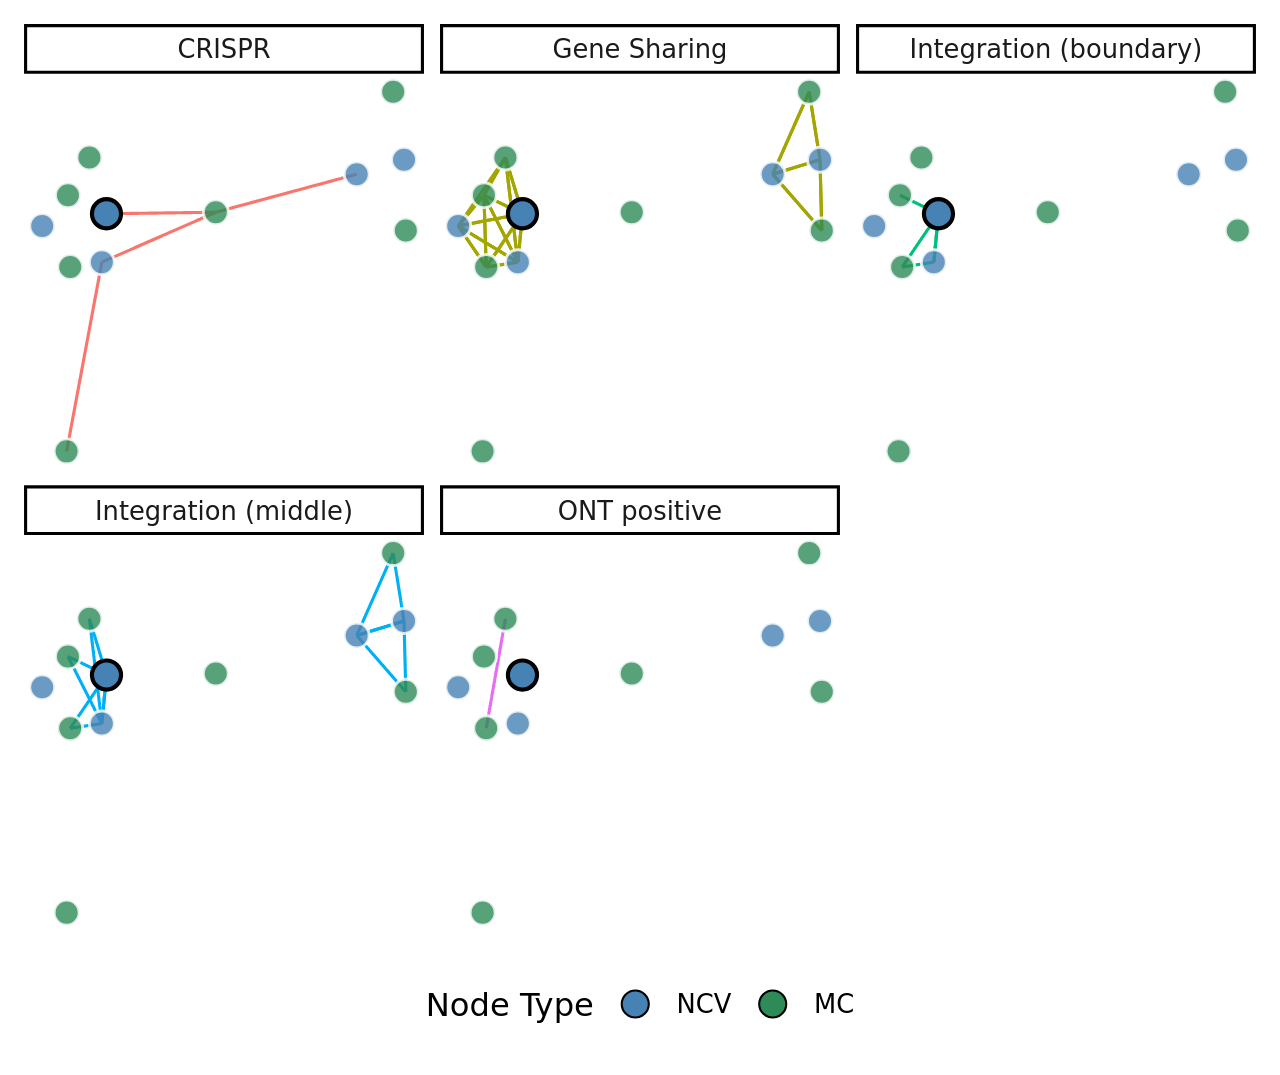
<file: cluster_plots/Bjer_2_3_interactive.html>
<!DOCTYPE html>
<html lang="en">
<head>
<meta charset="utf-8"/>
<style>body{background-color:white;}</style>
<link href="lib/htmltools-fill-0.5.8.1/fill.css" rel="stylesheet" />
<script src="lib/htmlwidgets-1.6.4/htmlwidgets.js"></script>
<link href="lib/ggiraphjs-0.9.2/girafe.css" rel="stylesheet" />
<script src="lib/ggiraphjs-0.9.2/girafe.js"></script>
<script src="lib/girafe-binding-0.9.2/girafe.js"></script>

</head>
<body>
<div class="girafe html-widget html-fill-item" id="htmlwidget-e10b607cf7b0b348f5df" style="width:960px;height:500px;"></div>
<script type="application/json" data-for="htmlwidget-e10b607cf7b0b348f5df">{"x":{"html":"<?xml version=\"1.0\" encoding=\"UTF-8\"?>\n<svg xmlns='http://www.w3.org/2000/svg' xmlns:xlink='http://www.w3.org/1999/xlink' class='ggiraph-svg' role='graphics-document' id='svg_ebd3429ef425fca3' viewBox='0 0 432 360'>\n <defs id='svg_ebd3429ef425fca3_defs'>\n  <clipPath id='svg_ebd3429ef425fca3_c1'>\n   <rect x='0' y='0' width='432' height='360'/>\n  <\/clipPath>\n  <clipPath id='svg_ebd3429ef425fca3_c2'>\n   <rect x='5.48' y='22.49' width='136.69' height='135.17'/>\n  <\/clipPath>\n  <clipPath id='svg_ebd3429ef425fca3_c3'>\n   <rect x='5.48' y='180.15' width='136.69' height='135.17'/>\n  <\/clipPath>\n  <clipPath id='svg_ebd3429ef425fca3_c4'>\n   <rect x='147.65' y='22.49' width='136.69' height='135.17'/>\n  <\/clipPath>\n  <clipPath id='svg_ebd3429ef425fca3_c5'>\n   <rect x='147.65' y='180.15' width='136.69' height='135.17'/>\n  <\/clipPath>\n  <clipPath id='svg_ebd3429ef425fca3_c6'>\n   <rect x='289.83' y='22.49' width='136.69' height='135.17'/>\n  <\/clipPath>\n  <clipPath id='svg_ebd3429ef425fca3_c7'>\n   <rect x='5.48' y='163.14' width='136.69' height='17.01'/>\n  <\/clipPath>\n  <clipPath id='svg_ebd3429ef425fca3_c8'>\n   <rect x='147.65' y='163.14' width='136.69' height='17.01'/>\n  <\/clipPath>\n  <clipPath id='svg_ebd3429ef425fca3_c9'>\n   <rect x='5.48' y='5.48' width='136.69' height='17.01'/>\n  <\/clipPath>\n  <clipPath id='svg_ebd3429ef425fca3_c10'>\n   <rect x='147.65' y='5.48' width='136.69' height='17.01'/>\n  <\/clipPath>\n  <clipPath id='svg_ebd3429ef425fca3_c11'>\n   <rect x='289.83' y='5.48' width='136.69' height='17.01'/>\n  <\/clipPath>\n <\/defs>\n <g id='svg_ebd3429ef425fca3_rootg' class='ggiraph-svg-rootg'>\n  <g clip-path='url(#svg_ebd3429ef425fca3_c1)'>\n   <rect x='0' y='0' width='432' height='360' fill='#FFFFFF' fill-opacity='1' stroke='#FFFFFF' stroke-opacity='1' stroke-width='0.75' stroke-linejoin='round' stroke-linecap='round' class='ggiraph-svg-bg'/>\n   <rect x='0' y='0' width='432' height='360' fill='#FFFFFF' fill-opacity='1' stroke='#FFFFFF' stroke-opacity='1' stroke-width='1.07' stroke-linejoin='round' stroke-linecap='round'/>\n  <\/g>\n  <g clip-path='url(#svg_ebd3429ef425fca3_c2)'>\n   <rect x='5.48' y='22.49' width='136.69' height='135.17' fill='#FFFFFF' fill-opacity='1' stroke='none'/>\n   <polyline points='20.03,151.52 20.16,150.86 20.28,150.21 20.40,149.56 20.52,148.91 20.64,148.25 20.76,147.60 20.89,146.95 21.01,146.29 21.13,145.64 21.25,144.99 21.37,144.33 21.49,143.68 21.61,143.03 21.74,142.38 21.86,141.72 21.98,141.07 22.10,140.42 22.22,139.76 22.34,139.11 22.47,138.46 22.59,137.81 22.71,137.15 22.83,136.50 22.95,135.85 23.07,135.19 23.20,134.54 23.32,133.89 23.44,133.23 23.56,132.58 23.68,131.93 23.80,131.28 23.93,130.62 24.05,129.97 24.17,129.32 24.29,128.66 24.41,128.01 24.53,127.36 24.66,126.71 24.78,126.05 24.90,125.40 25.02,124.75 25.14,124.09 25.26,123.44 25.39,122.79 25.51,122.13 25.63,121.48 25.75,120.83 25.87,120.18 25.99,119.52 26.11,118.87 26.24,118.22 26.36,117.56 26.48,116.91 26.60,116.26 26.72,115.61 26.84,114.95 26.97,114.30 27.09,113.65 27.21,112.99 27.33,112.34 27.45,111.69 27.57,111.03 27.70,110.38 27.82,109.73 27.94,109.08 28.06,108.42 28.18,107.77 28.30,107.12 28.43,106.46 28.55,105.81 28.67,105.16 28.79,104.50 28.91,103.85 29.03,103.20 29.16,102.55 29.28,101.89 29.40,101.24 29.52,100.59 29.64,99.93 29.76,99.28 29.89,98.63 30.01,97.98 30.13,97.32 30.25,96.67 30.37,96.02 30.49,95.36 30.62,94.71 30.74,94.06 30.86,93.40 30.98,92.75 31.10,92.10 31.22,91.45 31.34,90.79 31.47,90.14 31.59,89.49 31.71,88.83 31.83,88.18 31.95,87.53 32.07,86.88' fill='none' stroke='#F8766D' stroke-opacity='1' stroke-width='1.07' stroke-linejoin='round' stroke-linecap='butt'/>\n   <polyline points='71.02,69.80 70.64,69.81 70.27,69.81 69.89,69.82 69.51,69.82 69.13,69.83 68.76,69.83 68.38,69.84 68.00,69.84 67.63,69.85 67.25,69.85 66.87,69.86 66.49,69.86 66.12,69.87 65.74,69.88 65.36,69.88 64.98,69.89 64.61,69.89 64.23,69.90 63.85,69.90 63.47,69.91 63.10,69.91 62.72,69.92 62.34,69.92 61.96,69.93 61.59,69.93 61.21,69.94 60.83,69.94 60.45,69.95 60.08,69.95 59.70,69.96 59.32,69.96 58.95,69.97 58.57,69.98 58.19,69.98 57.81,69.99 57.44,69.99 57.06,70.00 56.68,70.00 56.30,70.01 55.93,70.01 55.55,70.02 55.17,70.02 54.79,70.03 54.42,70.03 54.04,70.04 53.66,70.04 53.28,70.05 52.91,70.05 52.53,70.06 52.15,70.06 51.78,70.07 51.40,70.08 51.02,70.08 50.64,70.09 50.27,70.09 49.89,70.10 49.51,70.10 49.13,70.11 48.76,70.11 48.38,70.12 48.00,70.12 47.62,70.13 47.25,70.13 46.87,70.14 46.49,70.14 46.11,70.15 45.74,70.15 45.36,70.16 44.98,70.16 44.60,70.17 44.23,70.18 43.85,70.18 43.47,70.19 43.10,70.19 42.72,70.20 42.34,70.20 41.96,70.21 41.59,70.21 41.21,70.22 40.83,70.22 40.45,70.23 40.08,70.23 39.70,70.24 39.32,70.24 38.94,70.25 38.57,70.25 38.19,70.26 37.81,70.27 37.43,70.27 37.06,70.28 36.68,70.28 36.30,70.29 35.93,70.29 35.55,70.30 35.17,70.30 34.79,70.31 34.42,70.31 34.04,70.32 33.66,70.32' fill='none' stroke='#F8766D' stroke-opacity='1' stroke-width='1.07' stroke-linejoin='round' stroke-linecap='butt'/>\n   <polyline points='71.02,69.80 70.63,69.97 70.23,70.15 69.84,70.32 69.45,70.49 69.05,70.66 68.66,70.84 68.27,71.01 67.87,71.18 67.48,71.35 67.09,71.53 66.69,71.70 66.30,71.87 65.91,72.04 65.51,72.22 65.12,72.39 64.73,72.56 64.33,72.73 63.94,72.91 63.55,73.08 63.15,73.25 62.76,73.42 62.37,73.60 61.97,73.77 61.58,73.94 61.19,74.11 60.79,74.29 60.40,74.46 60.01,74.63 59.61,74.80 59.22,74.98 58.83,75.15 58.43,75.32 58.04,75.49 57.65,75.67 57.25,75.84 56.86,76.01 56.47,76.18 56.07,76.36 55.68,76.53 55.29,76.70 54.89,76.87 54.50,77.04 54.11,77.22 53.71,77.39 53.32,77.56 52.92,77.73 52.53,77.91 52.14,78.08 51.74,78.25 51.35,78.42 50.96,78.60 50.56,78.77 50.17,78.94 49.78,79.11 49.38,79.29 48.99,79.46 48.60,79.63 48.20,79.80 47.81,79.98 47.42,80.15 47.02,80.32 46.63,80.49 46.24,80.67 45.84,80.84 45.45,81.01 45.06,81.18 44.66,81.36 44.27,81.53 43.88,81.70 43.48,81.87 43.09,82.05 42.70,82.22 42.30,82.39 41.91,82.56 41.52,82.74 41.12,82.91 40.73,83.08 40.34,83.25 39.94,83.43 39.55,83.60 39.16,83.77 38.76,83.94 38.37,84.12 37.98,84.29 37.58,84.46 37.19,84.63 36.80,84.81 36.40,84.98 36.01,85.15 35.62,85.32 35.22,85.50 34.83,85.67 34.43,85.84 34.04,86.01 33.65,86.19 33.25,86.36 32.86,86.53 32.47,86.70 32.07,86.88' fill='none' stroke='#F8766D' stroke-opacity='1' stroke-width='1.07' stroke-linejoin='round' stroke-linecap='butt'/>\n   <polyline points='71.02,69.80 71.51,69.67 71.99,69.54 72.48,69.41 72.97,69.28 73.45,69.14 73.94,69.01 74.43,68.88 74.91,68.75 75.40,68.62 75.89,68.49 76.37,68.36 76.86,68.23 77.35,68.09 77.83,67.96 78.32,67.83 78.80,67.70 79.29,67.57 79.78,67.44 80.26,67.31 80.75,67.18 81.24,67.04 81.72,66.91 82.21,66.78 82.70,66.65 83.18,66.52 83.67,66.39 84.16,66.26 84.64,66.12 85.13,65.99 85.61,65.86 86.10,65.73 86.59,65.60 87.07,65.47 87.56,65.34 88.05,65.21 88.53,65.07 89.02,64.94 89.51,64.81 89.99,64.68 90.48,64.55 90.97,64.42 91.45,64.29 91.94,64.16 92.43,64.02 92.91,63.89 93.40,63.76 93.88,63.63 94.37,63.50 94.86,63.37 95.34,63.24 95.83,63.10 96.32,62.97 96.80,62.84 97.29,62.71 97.78,62.58 98.26,62.45 98.75,62.32 99.24,62.19 99.72,62.05 100.21,61.92 100.69,61.79 101.18,61.66 101.67,61.53 102.15,61.40 102.64,61.27 103.13,61.13 103.61,61.00 104.10,60.87 104.59,60.74 105.07,60.61 105.56,60.48 106.05,60.35 106.53,60.22 107.02,60.08 107.50,59.95 107.99,59.82 108.48,59.69 108.96,59.56 109.45,59.43 109.94,59.30 110.42,59.17 110.91,59.03 111.40,58.90 111.88,58.77 112.37,58.64 112.86,58.51 113.34,58.38 113.83,58.25 114.31,58.11 114.80,57.98 115.29,57.85 115.77,57.72 116.26,57.59 116.75,57.46 117.23,57.33 117.72,57.20 118.21,57.06 118.69,56.93 119.18,56.80' fill='none' stroke='#F8766D' stroke-opacity='1' stroke-width='1.07' stroke-linejoin='round' stroke-linecap='butt'/>\n   <circle id='svg_ebd3429ef425fca3_e1' cx='20.03' cy='151.52' r='3.2pt' fill='#2E8B57' fill-opacity='0.8' stroke='#FFFFFF' stroke-opacity='0.8' data-id='Hade_tig00406600-10-1198100_lc' title='Node ID: Hade_tig00406600-10-1198100_lc &amp;lt;br/&amp;gt;Type: lc &amp;lt;br/&amp;gt;Taxonomy: Saprospiraceae bacterium (97.12 %) &amp;lt;br/&amp;gt;Cas genes:  cas13, csx27'/>\n   <circle id='svg_ebd3429ef425fca3_e2' cx='71.02' cy='69.8' r='3.2pt' fill='#2E8B57' fill-opacity='0.8' stroke='#FFFFFF' stroke-opacity='0.8' data-id='Hade_tig01683932-10-1993460_lc' title='Node ID: Hade_tig01683932-10-1993460_lc &amp;lt;br/&amp;gt;Type: lc &amp;lt;br/&amp;gt;Taxonomy: Saprospiraceae bacterium (96.45 %) &amp;lt;br/&amp;gt;Cas genes:  cas7, cmr5, cas5, cas10'/>\n   <circle id='svg_ebd3429ef425fca3_e3' cx='33.66' cy='70.32' r='3.73pt' fill='#4682B4' fill-opacity='1' stroke='#000000' stroke-opacity='1' stroke-width='1.42' stroke-linejoin='round' stroke-linecap='round' data-id='Bjer_NCV-Pi_1' title='Node ID: Bjer_NCV-Pi_1 &amp;lt;br/&amp;gt;Type: gv &amp;lt;br/&amp;gt;Taxonomy: Pimascovirales &amp;lt;br/&amp;gt;Cas genes:  None detected.'/>\n   <circle id='svg_ebd3429ef425fca3_e4' cx='21.26' cy='88.52' r='3.2pt' fill='#2E8B57' fill-opacity='0.8' stroke='#FFFFFF' stroke-opacity='0.8' data-id='Bjer_tig00005251-10-2877190_lc' title='Node ID: Bjer_tig00005251-10-2877190_lc &amp;lt;br/&amp;gt;Type: lc &amp;lt;br/&amp;gt;Taxonomy: Marseillevirus LCMAC102 (22.64 %) &amp;lt;br/&amp;gt;Cas genes:  None detected.'/>\n   <circle id='svg_ebd3429ef425fca3_e5' cx='27.82' cy='51.08' r='3.2pt' fill='#2E8B57' fill-opacity='0.8' stroke='#FFFFFF' stroke-opacity='0.8' data-id='Bjer_tig00007454-10-2210560_lc' title='Node ID: Bjer_tig00007454-10-2210560_lc &amp;lt;br/&amp;gt;Type: lc &amp;lt;br/&amp;gt;Taxonomy: Marseillevirus LCMAC102 (23.53 %) &amp;lt;br/&amp;gt;Cas genes:  None detected.'/>\n   <circle id='svg_ebd3429ef425fca3_e6' cx='11.69' cy='74.49' r='3.2pt' fill='#4682B4' fill-opacity='0.8' stroke='#FFFFFF' stroke-opacity='0.8' data-id='EsbE_NCV-Pi_1' title='Node ID: EsbE_NCV-Pi_1 &amp;lt;br/&amp;gt;Type: gv &amp;lt;br/&amp;gt;Taxonomy: Pimascovirales &amp;lt;br/&amp;gt;Cas genes:  cmr5, unknown, cas12'/>\n   <circle id='svg_ebd3429ef425fca3_e7' cx='32.07' cy='86.88' r='3.2pt' fill='#4682B4' fill-opacity='0.8' stroke='#FFFFFF' stroke-opacity='0.8' data-id='Mari_NCV-Pi_1' title='Node ID: Mari_NCV-Pi_1 &amp;lt;br/&amp;gt;Type: gv &amp;lt;br/&amp;gt;Taxonomy: Pimascovirales &amp;lt;br/&amp;gt;Cas genes:  None detected.'/>\n   <circle id='svg_ebd3429ef425fca3_e8' cx='20.49' cy='63.97' r='3.2pt' fill='#2E8B57' fill-opacity='0.8' stroke='#FFFFFF' stroke-opacity='0.8' data-id='Mari_tig00004036-10-3626190_lc' title='Node ID: Mari_tig00004036-10-3626190_lc &amp;lt;br/&amp;gt;Type: lc &amp;lt;br/&amp;gt;Taxonomy: Marseillevirus LCMAC102 (19.3 %) &amp;lt;br/&amp;gt;Cas genes:  None detected.'/>\n   <circle id='svg_ebd3429ef425fca3_e9' cx='135.35' cy='51.84' r='3.2pt' fill='#4682B4' fill-opacity='0.8' stroke='#FFFFFF' stroke-opacity='0.8' data-id='OdNW_NCV-Pa_1' title='Node ID: OdNW_NCV-Pa_1 &amp;lt;br/&amp;gt;Type: gv &amp;lt;br/&amp;gt;Taxonomy: Pandoravirales &amp;lt;br/&amp;gt;Cas genes:  None detected.'/>\n   <circle id='svg_ebd3429ef425fca3_e10' cx='119.18' cy='56.8' r='3.2pt' fill='#4682B4' fill-opacity='0.8' stroke='#FFFFFF' stroke-opacity='0.8' data-id='OdNW_NCV-Pa_2' title='Node ID: OdNW_NCV-Pa_2 &amp;lt;br/&amp;gt;Type: gv &amp;lt;br/&amp;gt;Taxonomy: Pandoravirales &amp;lt;br/&amp;gt;Cas genes:  None detected.'/>\n   <circle id='svg_ebd3429ef425fca3_e11' cx='135.96' cy='76.05' r='3.2pt' fill='#2E8B57' fill-opacity='0.8' stroke='#FFFFFF' stroke-opacity='0.8' data-id='OdNW_tig00006802-10-1794120_lc' title='Node ID: OdNW_tig00006802-10-1794120_lc &amp;lt;br/&amp;gt;Type: lc &amp;lt;br/&amp;gt;Taxonomy: Edaphobacter lichenicola (7.69 %) &amp;lt;br/&amp;gt;Cas genes:  None detected.'/>\n   <circle id='svg_ebd3429ef425fca3_e12' cx='131.65' cy='28.63' r='3.2pt' fill='#2E8B57' fill-opacity='0.8' stroke='#FFFFFF' stroke-opacity='0.8' data-id='OdNW_tig00007828-10-1024470_lc' title='Node ID: OdNW_tig00007828-10-1024470_lc &amp;lt;br/&amp;gt;Type: lc &amp;lt;br/&amp;gt;Taxonomy: Hyperionvirus sp. (25 %) &amp;lt;br/&amp;gt;Cas genes:  None detected.'/>\n  <\/g>\n  <g clip-path='url(#svg_ebd3429ef425fca3_c3)'>\n   <rect x='5.48' y='180.15' width='136.69' height='135.17' fill='#FFFFFF' fill-opacity='1' stroke='none'/>\n   <polyline points='33.66,227.98 33.54,228.17 33.41,228.35 33.29,228.54 33.16,228.72 33.03,228.90 32.91,229.09 32.78,229.27 32.66,229.46 32.53,229.64 32.41,229.82 32.28,230.01 32.16,230.19 32.03,230.37 31.91,230.56 31.78,230.74 31.66,230.93 31.53,231.11 31.41,231.29 31.28,231.48 31.16,231.66 31.03,231.84 30.91,232.03 30.78,232.21 30.66,232.40 30.53,232.58 30.40,232.76 30.28,232.95 30.15,233.13 30.03,233.32 29.90,233.50 29.78,233.68 29.65,233.87 29.53,234.05 29.40,234.23 29.28,234.42 29.15,234.60 29.03,234.79 28.90,234.97 28.78,235.15 28.65,235.34 28.53,235.52 28.40,235.71 28.28,235.89 28.15,236.07 28.03,236.26 27.90,236.44 27.78,236.62 27.65,236.81 27.52,236.99 27.40,237.18 27.27,237.36 27.15,237.54 27.02,237.73 26.90,237.91 26.77,238.09 26.65,238.28 26.52,238.46 26.40,238.65 26.27,238.83 26.15,239.01 26.02,239.20 25.90,239.38 25.77,239.57 25.65,239.75 25.52,239.93 25.40,240.12 25.27,240.30 25.15,240.48 25.02,240.67 24.89,240.85 24.77,241.04 24.64,241.22 24.52,241.40 24.39,241.59 24.27,241.77 24.14,241.96 24.02,242.14 23.89,242.32 23.77,242.51 23.64,242.69 23.52,242.87 23.39,243.06 23.27,243.24 23.14,243.43 23.02,243.61 22.89,243.79 22.77,243.98 22.64,244.16 22.52,244.35 22.39,244.53 22.26,244.71 22.14,244.90 22.01,245.08 21.89,245.26 21.76,245.45 21.64,245.63 21.51,245.82 21.39,246.00 21.26,246.18' fill='none' stroke='#00B0F6' stroke-opacity='1' stroke-width='1.07' stroke-linejoin='round' stroke-linecap='butt'/>\n   <polyline points='33.66,227.98 33.60,227.79 33.54,227.60 33.48,227.40 33.42,227.21 33.37,227.01 33.31,226.82 33.25,226.62 33.19,226.43 33.13,226.24 33.07,226.04 33.01,225.85 32.95,225.65 32.89,225.46 32.84,225.26 32.78,225.07 32.72,224.88 32.66,224.68 32.60,224.49 32.54,224.29 32.48,224.10 32.42,223.90 32.36,223.71 32.30,223.51 32.25,223.32 32.19,223.13 32.13,222.93 32.07,222.74 32.01,222.54 31.95,222.35 31.89,222.15 31.83,221.96 31.77,221.77 31.71,221.57 31.66,221.38 31.60,221.18 31.54,220.99 31.48,220.79 31.42,220.60 31.36,220.41 31.30,220.21 31.24,220.02 31.18,219.82 31.12,219.63 31.07,219.43 31.01,219.24 30.95,219.04 30.89,218.85 30.83,218.66 30.77,218.46 30.71,218.27 30.65,218.07 30.59,217.88 30.54,217.68 30.48,217.49 30.42,217.30 30.36,217.10 30.30,216.91 30.24,216.71 30.18,216.52 30.12,216.32 30.06,216.13 30.00,215.94 29.95,215.74 29.89,215.55 29.83,215.35 29.77,215.16 29.71,214.96 29.65,214.77 29.59,214.58 29.53,214.38 29.47,214.19 29.41,213.99 29.36,213.80 29.30,213.60 29.24,213.41 29.18,213.21 29.12,213.02 29.06,212.83 29.00,212.63 28.94,212.44 28.88,212.24 28.82,212.05 28.77,211.85 28.71,211.66 28.65,211.47 28.59,211.27 28.53,211.08 28.47,210.88 28.41,210.69 28.35,210.49 28.29,210.30 28.24,210.11 28.18,209.91 28.12,209.72 28.06,209.52 28.00,209.33 27.94,209.13 27.88,208.94 27.82,208.75' fill='none' stroke='#00B0F6' stroke-opacity='1' stroke-width='1.07' stroke-linejoin='round' stroke-linecap='butt'/>\n   <polyline points='33.66,227.98 33.64,228.15 33.63,228.32 33.61,228.49 33.60,228.65 33.58,228.82 33.56,228.99 33.55,229.15 33.53,229.32 33.52,229.49 33.50,229.66 33.48,229.82 33.47,229.99 33.45,230.16 33.44,230.33 33.42,230.49 33.40,230.66 33.39,230.83 33.37,230.99 33.36,231.16 33.34,231.33 33.32,231.50 33.31,231.66 33.29,231.83 33.28,232.00 33.26,232.16 33.24,232.33 33.23,232.50 33.21,232.67 33.20,232.83 33.18,233.00 33.16,233.17 33.15,233.33 33.13,233.50 33.12,233.67 33.10,233.84 33.08,234.00 33.07,234.17 33.05,234.34 33.04,234.51 33.02,234.67 33.00,234.84 32.99,235.01 32.97,235.17 32.96,235.34 32.94,235.51 32.92,235.68 32.91,235.84 32.89,236.01 32.88,236.18 32.86,236.34 32.84,236.51 32.83,236.68 32.81,236.85 32.80,237.01 32.78,237.18 32.76,237.35 32.75,237.51 32.73,237.68 32.72,237.85 32.70,238.02 32.68,238.18 32.67,238.35 32.65,238.52 32.64,238.68 32.62,238.85 32.60,239.02 32.59,239.19 32.57,239.35 32.56,239.52 32.54,239.69 32.52,239.86 32.51,240.02 32.49,240.19 32.48,240.36 32.46,240.52 32.44,240.69 32.43,240.86 32.41,241.03 32.39,241.19 32.38,241.36 32.36,241.53 32.35,241.69 32.33,241.86 32.31,242.03 32.30,242.20 32.28,242.36 32.27,242.53 32.25,242.70 32.23,242.86 32.22,243.03 32.20,243.20 32.19,243.37 32.17,243.53 32.15,243.70 32.14,243.87 32.12,244.04 32.11,244.20 32.09,244.37 32.07,244.54' fill='none' stroke='#00B0F6' stroke-opacity='1' stroke-width='1.07' stroke-linejoin='round' stroke-linecap='butt'/>\n   <polyline points='33.66,227.98 33.53,227.92 33.39,227.86 33.26,227.79 33.13,227.73 33.00,227.66 32.86,227.60 32.73,227.54 32.60,227.47 32.46,227.41 32.33,227.34 32.20,227.28 32.06,227.21 31.93,227.15 31.80,227.09 31.67,227.02 31.53,226.96 31.40,226.89 31.27,226.83 31.13,226.77 31.00,226.70 30.87,226.64 30.73,226.57 30.60,226.51 30.47,226.45 30.33,226.38 30.20,226.32 30.07,226.25 29.94,226.19 29.80,226.12 29.67,226.06 29.54,226.00 29.40,225.93 29.27,225.87 29.14,225.80 29.00,225.74 28.87,225.68 28.74,225.61 28.61,225.55 28.47,225.48 28.34,225.42 28.21,225.35 28.07,225.29 27.94,225.23 27.81,225.16 27.67,225.10 27.54,225.03 27.41,224.97 27.27,224.91 27.14,224.84 27.01,224.78 26.88,224.71 26.74,224.65 26.61,224.58 26.48,224.52 26.34,224.46 26.21,224.39 26.08,224.33 25.94,224.26 25.81,224.20 25.68,224.14 25.54,224.07 25.41,224.01 25.28,223.94 25.15,223.88 25.01,223.82 24.88,223.75 24.75,223.69 24.61,223.62 24.48,223.56 24.35,223.49 24.21,223.43 24.08,223.37 23.95,223.30 23.82,223.24 23.68,223.17 23.55,223.11 23.42,223.05 23.28,222.98 23.15,222.92 23.02,222.85 22.88,222.79 22.75,222.72 22.62,222.66 22.48,222.60 22.35,222.53 22.22,222.47 22.09,222.40 21.95,222.34 21.82,222.28 21.69,222.21 21.55,222.15 21.42,222.08 21.29,222.02 21.15,221.96 21.02,221.89 20.89,221.83 20.76,221.76 20.62,221.70 20.49,221.63' fill='none' stroke='#00B0F6' stroke-opacity='1' stroke-width='1.07' stroke-linejoin='round' stroke-linecap='butt'/>\n   <polyline points='33.66,227.98 33.64,228.15 33.63,228.32 33.61,228.49 33.60,228.65 33.58,228.82 33.56,228.99 33.55,229.15 33.53,229.32 33.52,229.49 33.50,229.66 33.48,229.82 33.47,229.99 33.45,230.16 33.44,230.33 33.42,230.49 33.40,230.66 33.39,230.83 33.37,230.99 33.36,231.16 33.34,231.33 33.32,231.50 33.31,231.66 33.29,231.83 33.28,232.00 33.26,232.16 33.24,232.33 33.23,232.50 33.21,232.67 33.20,232.83 33.18,233.00 33.16,233.17 33.15,233.33 33.13,233.50 33.12,233.67 33.10,233.84 33.08,234.00 33.07,234.17 33.05,234.34 33.04,234.51 33.02,234.67 33.00,234.84 32.99,235.01 32.97,235.17 32.96,235.34 32.94,235.51 32.92,235.68 32.91,235.84 32.89,236.01 32.88,236.18 32.86,236.34 32.84,236.51 32.83,236.68 32.81,236.85 32.80,237.01 32.78,237.18 32.76,237.35 32.75,237.51 32.73,237.68 32.72,237.85 32.70,238.02 32.68,238.18 32.67,238.35 32.65,238.52 32.64,238.68 32.62,238.85 32.60,239.02 32.59,239.19 32.57,239.35 32.56,239.52 32.54,239.69 32.52,239.86 32.51,240.02 32.49,240.19 32.48,240.36 32.46,240.52 32.44,240.69 32.43,240.86 32.41,241.03 32.39,241.19 32.38,241.36 32.36,241.53 32.35,241.69 32.33,241.86 32.31,242.03 32.30,242.20 32.28,242.36 32.27,242.53 32.25,242.70 32.23,242.86 32.22,243.03 32.20,243.20 32.19,243.37 32.17,243.53 32.15,243.70 32.14,243.87 32.12,244.04 32.11,244.20 32.09,244.37 32.07,244.54' fill='none' stroke='#00B0F6' stroke-opacity='1' stroke-width='1.07' stroke-linejoin='round' stroke-linecap='butt'/>\n   <polyline points='21.26,246.18 21.37,246.17 21.48,246.15 21.59,246.13 21.70,246.12 21.81,246.10 21.92,246.08 22.03,246.07 22.14,246.05 22.25,246.03 22.36,246.02 22.46,246.00 22.57,245.98 22.68,245.97 22.79,245.95 22.90,245.93 23.01,245.92 23.12,245.90 23.23,245.88 23.34,245.87 23.45,245.85 23.56,245.83 23.67,245.82 23.77,245.80 23.88,245.78 23.99,245.77 24.10,245.75 24.21,245.73 24.32,245.72 24.43,245.70 24.54,245.68 24.65,245.67 24.76,245.65 24.87,245.63 24.98,245.62 25.09,245.60 25.19,245.58 25.30,245.57 25.41,245.55 25.52,245.53 25.63,245.52 25.74,245.50 25.85,245.48 25.96,245.47 26.07,245.45 26.18,245.43 26.29,245.42 26.40,245.40 26.50,245.39 26.61,245.37 26.72,245.35 26.83,245.34 26.94,245.32 27.05,245.30 27.16,245.29 27.27,245.27 27.38,245.25 27.49,245.24 27.60,245.22 27.71,245.20 27.82,245.19 27.92,245.17 28.03,245.15 28.14,245.14 28.25,245.12 28.36,245.10 28.47,245.09 28.58,245.07 28.69,245.05 28.80,245.04 28.91,245.02 29.02,245.00 29.13,244.99 29.24,244.97 29.34,244.95 29.45,244.94 29.56,244.92 29.67,244.90 29.78,244.89 29.89,244.87 30.00,244.85 30.11,244.84 30.22,244.82 30.33,244.80 30.44,244.79 30.55,244.77 30.65,244.75 30.76,244.74 30.87,244.72 30.98,244.70 31.09,244.69 31.20,244.67 31.31,244.65 31.42,244.64 31.53,244.62 31.64,244.60 31.75,244.59 31.86,244.57 31.97,244.55 32.07,244.54' fill='none' stroke='#00B0F6' stroke-opacity='1' stroke-width='1.07' stroke-linejoin='round' stroke-linecap='butt'/>\n   <polyline points='27.82,208.75 27.87,209.11 27.91,209.47 27.95,209.83 27.99,210.19 28.04,210.55 28.08,210.91 28.12,211.28 28.17,211.64 28.21,212.00 28.25,212.36 28.29,212.72 28.34,213.08 28.38,213.45 28.42,213.81 28.47,214.17 28.51,214.53 28.55,214.89 28.60,215.25 28.64,215.61 28.68,215.98 28.72,216.34 28.77,216.70 28.81,217.06 28.85,217.42 28.90,217.78 28.94,218.14 28.98,218.51 29.02,218.87 29.07,219.23 29.11,219.59 29.15,219.95 29.20,220.31 29.24,220.68 29.28,221.04 29.33,221.40 29.37,221.76 29.41,222.12 29.45,222.48 29.50,222.84 29.54,223.21 29.58,223.57 29.63,223.93 29.67,224.29 29.71,224.65 29.76,225.01 29.80,225.38 29.84,225.74 29.88,226.10 29.93,226.46 29.97,226.82 30.01,227.18 30.06,227.54 30.10,227.91 30.14,228.27 30.18,228.63 30.23,228.99 30.27,229.35 30.31,229.71 30.36,230.08 30.40,230.44 30.44,230.80 30.49,231.16 30.53,231.52 30.57,231.88 30.61,232.24 30.66,232.61 30.70,232.97 30.74,233.33 30.79,233.69 30.83,234.05 30.87,234.41 30.91,234.78 30.96,235.14 31.00,235.50 31.04,235.86 31.09,236.22 31.13,236.58 31.17,236.94 31.22,237.31 31.26,237.67 31.30,238.03 31.34,238.39 31.39,238.75 31.43,239.11 31.47,239.48 31.52,239.84 31.56,240.20 31.60,240.56 31.64,240.92 31.69,241.28 31.73,241.64 31.77,242.01 31.82,242.37 31.86,242.73 31.90,243.09 31.95,243.45 31.99,243.81 32.03,244.18 32.07,244.54' fill='none' stroke='#00B0F6' stroke-opacity='1' stroke-width='1.07' stroke-linejoin='round' stroke-linecap='butt'/>\n   <polyline points='32.07,244.54 31.96,244.31 31.84,244.07 31.72,243.84 31.61,243.61 31.49,243.38 31.37,243.15 31.26,242.92 31.14,242.69 31.02,242.45 30.90,242.22 30.79,241.99 30.67,241.76 30.55,241.53 30.44,241.30 30.32,241.07 30.20,240.84 30.09,240.60 29.97,240.37 29.85,240.14 29.73,239.91 29.62,239.68 29.50,239.45 29.38,239.22 29.27,238.98 29.15,238.75 29.03,238.52 28.91,238.29 28.80,238.06 28.68,237.83 28.56,237.60 28.45,237.37 28.33,237.13 28.21,236.90 28.10,236.67 27.98,236.44 27.86,236.21 27.74,235.98 27.63,235.75 27.51,235.51 27.39,235.28 27.28,235.05 27.16,234.82 27.04,234.59 26.93,234.36 26.81,234.13 26.69,233.90 26.57,233.66 26.46,233.43 26.34,233.20 26.22,232.97 26.11,232.74 25.99,232.51 25.87,232.28 25.76,232.04 25.64,231.81 25.52,231.58 25.40,231.35 25.29,231.12 25.17,230.89 25.05,230.66 24.94,230.43 24.82,230.19 24.70,229.96 24.58,229.73 24.47,229.50 24.35,229.27 24.23,229.04 24.12,228.81 24.00,228.57 23.88,228.34 23.77,228.11 23.65,227.88 23.53,227.65 23.41,227.42 23.30,227.19 23.18,226.96 23.06,226.72 22.95,226.49 22.83,226.26 22.71,226.03 22.60,225.80 22.48,225.57 22.36,225.34 22.24,225.10 22.13,224.87 22.01,224.64 21.89,224.41 21.78,224.18 21.66,223.95 21.54,223.72 21.43,223.49 21.31,223.25 21.19,223.02 21.07,222.79 20.96,222.56 20.84,222.33 20.72,222.10 20.61,221.87 20.49,221.63' fill='none' stroke='#00B0F6' stroke-opacity='1' stroke-width='1.07' stroke-linejoin='round' stroke-linecap='butt'/>\n   <polyline points='135.35,209.50 135.18,209.55 135.02,209.60 134.86,209.65 134.69,209.70 134.53,209.75 134.37,209.81 134.20,209.86 134.04,209.91 133.88,209.96 133.71,210.01 133.55,210.06 133.39,210.11 133.22,210.16 133.06,210.21 132.90,210.26 132.73,210.31 132.57,210.36 132.41,210.41 132.24,210.46 132.08,210.51 131.92,210.56 131.75,210.61 131.59,210.66 131.43,210.71 131.26,210.76 131.10,210.81 130.94,210.86 130.77,210.91 130.61,210.96 130.45,211.01 130.28,211.06 130.12,211.11 129.96,211.16 129.79,211.21 129.63,211.26 129.47,211.31 129.30,211.36 129.14,211.41 128.98,211.46 128.81,211.51 128.65,211.56 128.49,211.61 128.32,211.66 128.16,211.71 128.00,211.76 127.83,211.81 127.67,211.86 127.51,211.91 127.34,211.96 127.18,212.01 127.02,212.06 126.85,212.11 126.69,212.16 126.53,212.21 126.36,212.26 126.20,212.31 126.04,212.36 125.87,212.41 125.71,212.46 125.55,212.51 125.38,212.56 125.22,212.61 125.06,212.66 124.89,212.71 124.73,212.76 124.57,212.81 124.40,212.86 124.24,212.91 124.08,212.96 123.91,213.01 123.75,213.06 123.59,213.11 123.43,213.16 123.26,213.21 123.10,213.26 122.94,213.31 122.77,213.36 122.61,213.41 122.45,213.46 122.28,213.51 122.12,213.56 121.96,213.61 121.79,213.66 121.63,213.71 121.47,213.76 121.30,213.81 121.14,213.86 120.98,213.91 120.81,213.96 120.65,214.01 120.49,214.06 120.32,214.11 120.16,214.16 120.00,214.21 119.83,214.26 119.67,214.31 119.51,214.36 119.34,214.41 119.18,214.46' fill='none' stroke='#00B0F6' stroke-opacity='1' stroke-width='1.07' stroke-linejoin='round' stroke-linecap='butt'/>\n   <polyline points='135.35,209.50 135.35,209.75 135.36,209.99 135.36,210.24 135.37,210.48 135.38,210.73 135.38,210.97 135.39,211.22 135.40,211.46 135.40,211.71 135.41,211.95 135.41,212.19 135.42,212.44 135.43,212.68 135.43,212.93 135.44,213.17 135.44,213.42 135.45,213.66 135.46,213.91 135.46,214.15 135.47,214.40 135.48,214.64 135.48,214.88 135.49,215.13 135.49,215.37 135.50,215.62 135.51,215.86 135.51,216.11 135.52,216.35 135.53,216.60 135.53,216.84 135.54,217.09 135.54,217.33 135.55,217.57 135.56,217.82 135.56,218.06 135.57,218.31 135.58,218.55 135.58,218.80 135.59,219.04 135.59,219.29 135.60,219.53 135.61,219.78 135.61,220.02 135.62,220.26 135.62,220.51 135.63,220.75 135.64,221.00 135.64,221.24 135.65,221.49 135.66,221.73 135.66,221.98 135.67,222.22 135.67,222.46 135.68,222.71 135.69,222.95 135.69,223.20 135.70,223.44 135.71,223.69 135.71,223.93 135.72,224.18 135.72,224.42 135.73,224.67 135.74,224.91 135.74,225.15 135.75,225.40 135.76,225.64 135.76,225.89 135.77,226.13 135.77,226.38 135.78,226.62 135.79,226.87 135.79,227.11 135.80,227.36 135.80,227.60 135.81,227.84 135.82,228.09 135.82,228.33 135.83,228.58 135.84,228.82 135.84,229.07 135.85,229.31 135.85,229.56 135.86,229.80 135.87,230.05 135.87,230.29 135.88,230.53 135.89,230.78 135.89,231.02 135.90,231.27 135.90,231.51 135.91,231.76 135.92,232.00 135.92,232.25 135.93,232.49 135.94,232.74 135.94,232.98 135.95,233.22 135.95,233.47 135.96,233.71' fill='none' stroke='#00B0F6' stroke-opacity='1' stroke-width='1.07' stroke-linejoin='round' stroke-linecap='butt'/>\n   <polyline points='135.35,209.50 135.31,209.27 135.27,209.04 135.23,208.80 135.20,208.57 135.16,208.33 135.12,208.10 135.08,207.86 135.05,207.63 135.01,207.39 134.97,207.16 134.93,206.93 134.90,206.69 134.86,206.46 134.82,206.22 134.79,205.99 134.75,205.75 134.71,205.52 134.67,205.28 134.64,205.05 134.60,204.82 134.56,204.58 134.52,204.35 134.49,204.11 134.45,203.88 134.41,203.64 134.37,203.41 134.34,203.17 134.30,202.94 134.26,202.71 134.22,202.47 134.19,202.24 134.15,202.00 134.11,201.77 134.08,201.53 134.04,201.30 134.00,201.07 133.96,200.83 133.93,200.60 133.89,200.36 133.85,200.13 133.81,199.89 133.78,199.66 133.74,199.42 133.70,199.19 133.66,198.96 133.63,198.72 133.59,198.49 133.55,198.25 133.51,198.02 133.48,197.78 133.44,197.55 133.40,197.31 133.37,197.08 133.33,196.85 133.29,196.61 133.25,196.38 133.22,196.14 133.18,195.91 133.14,195.67 133.10,195.44 133.07,195.20 133.03,194.97 132.99,194.74 132.95,194.50 132.92,194.27 132.88,194.03 132.84,193.80 132.81,193.56 132.77,193.33 132.73,193.09 132.69,192.86 132.66,192.63 132.62,192.39 132.58,192.16 132.54,191.92 132.51,191.69 132.47,191.45 132.43,191.22 132.39,190.98 132.36,190.75 132.32,190.52 132.28,190.28 132.24,190.05 132.21,189.81 132.17,189.58 132.13,189.34 132.10,189.11 132.06,188.87 132.02,188.64 131.98,188.41 131.95,188.17 131.91,187.94 131.87,187.70 131.83,187.47 131.80,187.23 131.76,187.00 131.72,186.76 131.68,186.53 131.65,186.30' fill='none' stroke='#00B0F6' stroke-opacity='1' stroke-width='1.07' stroke-linejoin='round' stroke-linecap='butt'/>\n   <polyline points='135.35,209.50 135.18,209.55 135.02,209.60 134.86,209.65 134.69,209.70 134.53,209.75 134.37,209.81 134.20,209.86 134.04,209.91 133.88,209.96 133.71,210.01 133.55,210.06 133.39,210.11 133.22,210.16 133.06,210.21 132.90,210.26 132.73,210.31 132.57,210.36 132.41,210.41 132.24,210.46 132.08,210.51 131.92,210.56 131.75,210.61 131.59,210.66 131.43,210.71 131.26,210.76 131.10,210.81 130.94,210.86 130.77,210.91 130.61,210.96 130.45,211.01 130.28,211.06 130.12,211.11 129.96,211.16 129.79,211.21 129.63,211.26 129.47,211.31 129.30,211.36 129.14,211.41 128.98,211.46 128.81,211.51 128.65,211.56 128.49,211.61 128.32,211.66 128.16,211.71 128.00,211.76 127.83,211.81 127.67,211.86 127.51,211.91 127.34,211.96 127.18,212.01 127.02,212.06 126.85,212.11 126.69,212.16 126.53,212.21 126.36,212.26 126.20,212.31 126.04,212.36 125.87,212.41 125.71,212.46 125.55,212.51 125.38,212.56 125.22,212.61 125.06,212.66 124.89,212.71 124.73,212.76 124.57,212.81 124.40,212.86 124.24,212.91 124.08,212.96 123.91,213.01 123.75,213.06 123.59,213.11 123.43,213.16 123.26,213.21 123.10,213.26 122.94,213.31 122.77,213.36 122.61,213.41 122.45,213.46 122.28,213.51 122.12,213.56 121.96,213.61 121.79,213.66 121.63,213.71 121.47,213.76 121.30,213.81 121.14,213.86 120.98,213.91 120.81,213.96 120.65,214.01 120.49,214.06 120.32,214.11 120.16,214.16 120.00,214.21 119.83,214.26 119.67,214.31 119.51,214.36 119.34,214.41 119.18,214.46' fill='none' stroke='#00B0F6' stroke-opacity='1' stroke-width='1.07' stroke-linejoin='round' stroke-linecap='butt'/>\n   <polyline points='119.18,214.46 119.35,214.66 119.52,214.85 119.69,215.05 119.86,215.24 120.03,215.44 120.20,215.63 120.37,215.82 120.54,216.02 120.70,216.21 120.87,216.41 121.04,216.60 121.21,216.80 121.38,216.99 121.55,217.19 121.72,217.38 121.89,217.57 122.06,217.77 122.23,217.96 122.40,218.16 122.57,218.35 122.74,218.55 122.91,218.74 123.08,218.94 123.25,219.13 123.42,219.32 123.59,219.52 123.76,219.71 123.93,219.91 124.09,220.10 124.26,220.30 124.43,220.49 124.60,220.69 124.77,220.88 124.94,221.07 125.11,221.27 125.28,221.46 125.45,221.66 125.62,221.85 125.79,222.05 125.96,222.24 126.13,222.44 126.30,222.63 126.47,222.82 126.64,223.02 126.81,223.21 126.98,223.41 127.15,223.60 127.32,223.80 127.49,223.99 127.65,224.19 127.82,224.38 127.99,224.57 128.16,224.77 128.33,224.96 128.50,225.16 128.67,225.35 128.84,225.55 129.01,225.74 129.18,225.94 129.35,226.13 129.52,226.32 129.69,226.52 129.86,226.71 130.03,226.91 130.20,227.10 130.37,227.30 130.54,227.49 130.71,227.69 130.88,227.88 131.04,228.07 131.21,228.27 131.38,228.46 131.55,228.66 131.72,228.85 131.89,229.05 132.06,229.24 132.23,229.44 132.40,229.63 132.57,229.82 132.74,230.02 132.91,230.21 133.08,230.41 133.25,230.60 133.42,230.80 133.59,230.99 133.76,231.19 133.93,231.38 134.10,231.57 134.27,231.77 134.43,231.96 134.60,232.16 134.77,232.35 134.94,232.55 135.11,232.74 135.28,232.94 135.45,233.13 135.62,233.32 135.79,233.52 135.96,233.71' fill='none' stroke='#00B0F6' stroke-opacity='1' stroke-width='1.07' stroke-linejoin='round' stroke-linecap='butt'/>\n   <polyline points='119.18,214.46 119.31,214.18 119.43,213.89 119.56,213.61 119.68,213.32 119.81,213.04 119.94,212.76 120.06,212.47 120.19,212.19 120.31,211.90 120.44,211.62 120.56,211.33 120.69,211.05 120.82,210.76 120.94,210.48 121.07,210.20 121.19,209.91 121.32,209.63 121.45,209.34 121.57,209.06 121.70,208.77 121.82,208.49 121.95,208.20 122.08,207.92 122.20,207.63 122.33,207.35 122.45,207.07 122.58,206.78 122.71,206.50 122.83,206.21 122.96,205.93 123.08,205.64 123.21,205.36 123.34,205.07 123.46,204.79 123.59,204.50 123.71,204.22 123.84,203.94 123.96,203.65 124.09,203.37 124.22,203.08 124.34,202.80 124.47,202.51 124.59,202.23 124.72,201.94 124.85,201.66 124.97,201.38 125.10,201.09 125.22,200.81 125.35,200.52 125.48,200.24 125.60,199.95 125.73,199.67 125.85,199.38 125.98,199.10 126.11,198.81 126.23,198.53 126.36,198.25 126.48,197.96 126.61,197.68 126.74,197.39 126.86,197.11 126.99,196.82 127.11,196.54 127.24,196.25 127.37,195.97 127.49,195.69 127.62,195.40 127.74,195.12 127.87,194.83 127.99,194.55 128.12,194.26 128.25,193.98 128.37,193.69 128.50,193.41 128.62,193.12 128.75,192.84 128.88,192.56 129.00,192.27 129.13,191.99 129.25,191.70 129.38,191.42 129.51,191.13 129.63,190.85 129.76,190.56 129.88,190.28 130.01,189.99 130.14,189.71 130.26,189.43 130.39,189.14 130.51,188.86 130.64,188.57 130.77,188.29 130.89,188.00 131.02,187.72 131.14,187.43 131.27,187.15 131.39,186.87 131.52,186.58 131.65,186.30' fill='none' stroke='#00B0F6' stroke-opacity='1' stroke-width='1.07' stroke-linejoin='round' stroke-linecap='butt'/>\n   <circle id='svg_ebd3429ef425fca3_e13' cx='20.03' cy='309.18' r='3.2pt' fill='#2E8B57' fill-opacity='0.8' stroke='#FFFFFF' stroke-opacity='0.8' data-id='Hade_tig00406600-10-1198100_lc' title='Node ID: Hade_tig00406600-10-1198100_lc &amp;lt;br/&amp;gt;Type: lc &amp;lt;br/&amp;gt;Taxonomy: Saprospiraceae bacterium (97.12 %) &amp;lt;br/&amp;gt;Cas genes:  cas13, csx27'/>\n   <circle id='svg_ebd3429ef425fca3_e14' cx='71.02' cy='227.46' r='3.2pt' fill='#2E8B57' fill-opacity='0.8' stroke='#FFFFFF' stroke-opacity='0.8' data-id='Hade_tig01683932-10-1993460_lc' title='Node ID: Hade_tig01683932-10-1993460_lc &amp;lt;br/&amp;gt;Type: lc &amp;lt;br/&amp;gt;Taxonomy: Saprospiraceae bacterium (96.45 %) &amp;lt;br/&amp;gt;Cas genes:  cas7, cmr5, cas5, cas10'/>\n   <circle id='svg_ebd3429ef425fca3_e15' cx='33.66' cy='227.98' r='3.73pt' fill='#4682B4' fill-opacity='1' stroke='#000000' stroke-opacity='1' stroke-width='1.42' stroke-linejoin='round' stroke-linecap='round' data-id='Bjer_NCV-Pi_1' title='Node ID: Bjer_NCV-Pi_1 &amp;lt;br/&amp;gt;Type: gv &amp;lt;br/&amp;gt;Taxonomy: Pimascovirales &amp;lt;br/&amp;gt;Cas genes:  None detected.'/>\n   <circle id='svg_ebd3429ef425fca3_e16' cx='21.26' cy='246.18' r='3.2pt' fill='#2E8B57' fill-opacity='0.8' stroke='#FFFFFF' stroke-opacity='0.8' data-id='Bjer_tig00005251-10-2877190_lc' title='Node ID: Bjer_tig00005251-10-2877190_lc &amp;lt;br/&amp;gt;Type: lc &amp;lt;br/&amp;gt;Taxonomy: Marseillevirus LCMAC102 (22.64 %) &amp;lt;br/&amp;gt;Cas genes:  None detected.'/>\n   <circle id='svg_ebd3429ef425fca3_e17' cx='27.82' cy='208.75' r='3.2pt' fill='#2E8B57' fill-opacity='0.8' stroke='#FFFFFF' stroke-opacity='0.8' data-id='Bjer_tig00007454-10-2210560_lc' title='Node ID: Bjer_tig00007454-10-2210560_lc &amp;lt;br/&amp;gt;Type: lc &amp;lt;br/&amp;gt;Taxonomy: Marseillevirus LCMAC102 (23.53 %) &amp;lt;br/&amp;gt;Cas genes:  None detected.'/>\n   <circle id='svg_ebd3429ef425fca3_e18' cx='11.69' cy='232.15' r='3.2pt' fill='#4682B4' fill-opacity='0.8' stroke='#FFFFFF' stroke-opacity='0.8' data-id='EsbE_NCV-Pi_1' title='Node ID: EsbE_NCV-Pi_1 &amp;lt;br/&amp;gt;Type: gv &amp;lt;br/&amp;gt;Taxonomy: Pimascovirales &amp;lt;br/&amp;gt;Cas genes:  cmr5, unknown, cas12'/>\n   <circle id='svg_ebd3429ef425fca3_e19' cx='32.07' cy='244.54' r='3.2pt' fill='#4682B4' fill-opacity='0.8' stroke='#FFFFFF' stroke-opacity='0.8' data-id='Mari_NCV-Pi_1' title='Node ID: Mari_NCV-Pi_1 &amp;lt;br/&amp;gt;Type: gv &amp;lt;br/&amp;gt;Taxonomy: Pimascovirales &amp;lt;br/&amp;gt;Cas genes:  None detected.'/>\n   <circle id='svg_ebd3429ef425fca3_e20' cx='20.49' cy='221.63' r='3.2pt' fill='#2E8B57' fill-opacity='0.8' stroke='#FFFFFF' stroke-opacity='0.8' data-id='Mari_tig00004036-10-3626190_lc' title='Node ID: Mari_tig00004036-10-3626190_lc &amp;lt;br/&amp;gt;Type: lc &amp;lt;br/&amp;gt;Taxonomy: Marseillevirus LCMAC102 (19.3 %) &amp;lt;br/&amp;gt;Cas genes:  None detected.'/>\n   <circle id='svg_ebd3429ef425fca3_e21' cx='135.35' cy='209.5' r='3.2pt' fill='#4682B4' fill-opacity='0.8' stroke='#FFFFFF' stroke-opacity='0.8' data-id='OdNW_NCV-Pa_1' title='Node ID: OdNW_NCV-Pa_1 &amp;lt;br/&amp;gt;Type: gv &amp;lt;br/&amp;gt;Taxonomy: Pandoravirales &amp;lt;br/&amp;gt;Cas genes:  None detected.'/>\n   <circle id='svg_ebd3429ef425fca3_e22' cx='119.18' cy='214.46' r='3.2pt' fill='#4682B4' fill-opacity='0.8' stroke='#FFFFFF' stroke-opacity='0.8' data-id='OdNW_NCV-Pa_2' title='Node ID: OdNW_NCV-Pa_2 &amp;lt;br/&amp;gt;Type: gv &amp;lt;br/&amp;gt;Taxonomy: Pandoravirales &amp;lt;br/&amp;gt;Cas genes:  None detected.'/>\n   <circle id='svg_ebd3429ef425fca3_e23' cx='135.96' cy='233.71' r='3.2pt' fill='#2E8B57' fill-opacity='0.8' stroke='#FFFFFF' stroke-opacity='0.8' data-id='OdNW_tig00006802-10-1794120_lc' title='Node ID: OdNW_tig00006802-10-1794120_lc &amp;lt;br/&amp;gt;Type: lc &amp;lt;br/&amp;gt;Taxonomy: Edaphobacter lichenicola (7.69 %) &amp;lt;br/&amp;gt;Cas genes:  None detected.'/>\n   <circle id='svg_ebd3429ef425fca3_e24' cx='131.65' cy='186.3' r='3.2pt' fill='#2E8B57' fill-opacity='0.8' stroke='#FFFFFF' stroke-opacity='0.8' data-id='OdNW_tig00007828-10-1024470_lc' title='Node ID: OdNW_tig00007828-10-1024470_lc &amp;lt;br/&amp;gt;Type: lc &amp;lt;br/&amp;gt;Taxonomy: Hyperionvirus sp. (25 %) &amp;lt;br/&amp;gt;Cas genes:  None detected.'/>\n  <\/g>\n  <g clip-path='url(#svg_ebd3429ef425fca3_c4)'>\n   <rect x='147.65' y='22.49' width='136.69' height='135.17' fill='#FFFFFF' fill-opacity='1' stroke='none'/>\n   <polyline points='175.83,70.32 175.71,70.51 175.58,70.69 175.46,70.87 175.33,71.06 175.21,71.24 175.08,71.43 174.96,71.61 174.83,71.79 174.71,71.98 174.58,72.16 174.46,72.35 174.33,72.53 174.21,72.71 174.08,72.90 173.96,73.08 173.83,73.26 173.71,73.45 173.58,73.63 173.45,73.82 173.33,74.00 173.20,74.18 173.08,74.37 172.95,74.55 172.83,74.73 172.70,74.92 172.58,75.10 172.45,75.29 172.33,75.47 172.20,75.65 172.08,75.84 171.95,76.02 171.83,76.21 171.70,76.39 171.58,76.57 171.45,76.76 171.33,76.94 171.20,77.12 171.08,77.31 170.95,77.49 170.83,77.68 170.70,77.86 170.57,78.04 170.45,78.23 170.32,78.41 170.20,78.60 170.07,78.78 169.95,78.96 169.82,79.15 169.70,79.33 169.57,79.51 169.45,79.70 169.32,79.88 169.20,80.07 169.07,80.25 168.95,80.43 168.82,80.62 168.70,80.80 168.57,80.99 168.45,81.17 168.32,81.35 168.20,81.54 168.07,81.72 167.94,81.90 167.82,82.09 167.69,82.27 167.57,82.46 167.44,82.64 167.32,82.82 167.19,83.01 167.07,83.19 166.94,83.37 166.82,83.56 166.69,83.74 166.57,83.93 166.44,84.11 166.32,84.29 166.19,84.48 166.07,84.66 165.94,84.85 165.82,85.03 165.69,85.21 165.57,85.40 165.44,85.58 165.31,85.76 165.19,85.95 165.06,86.13 164.94,86.32 164.81,86.50 164.69,86.68 164.56,86.87 164.44,87.05 164.31,87.24 164.19,87.42 164.06,87.60 163.94,87.79 163.81,87.97 163.69,88.15 163.56,88.34 163.44,88.52' fill='none' stroke='#A3A500' stroke-opacity='1' stroke-width='1.07' stroke-linejoin='round' stroke-linecap='butt'/>\n   <polyline points='175.83,70.32 175.78,70.13 175.72,69.93 175.66,69.74 175.60,69.55 175.54,69.35 175.48,69.16 175.42,68.96 175.36,68.77 175.30,68.57 175.24,68.38 175.19,68.19 175.13,67.99 175.07,67.80 175.01,67.60 174.95,67.41 174.89,67.21 174.83,67.02 174.77,66.83 174.71,66.63 174.65,66.44 174.60,66.24 174.54,66.05 174.48,65.85 174.42,65.66 174.36,65.46 174.30,65.27 174.24,65.08 174.18,64.88 174.12,64.69 174.07,64.49 174.01,64.30 173.95,64.10 173.89,63.91 173.83,63.72 173.77,63.52 173.71,63.33 173.65,63.13 173.59,62.94 173.53,62.74 173.48,62.55 173.42,62.36 173.36,62.16 173.30,61.97 173.24,61.77 173.18,61.58 173.12,61.38 173.06,61.19 173.00,60.99 172.94,60.80 172.89,60.61 172.83,60.41 172.77,60.22 172.71,60.02 172.65,59.83 172.59,59.63 172.53,59.44 172.47,59.25 172.41,59.05 172.35,58.86 172.30,58.66 172.24,58.47 172.18,58.27 172.12,58.08 172.06,57.89 172.00,57.69 171.94,57.50 171.88,57.30 171.82,57.11 171.77,56.91 171.71,56.72 171.65,56.53 171.59,56.33 171.53,56.14 171.47,55.94 171.41,55.75 171.35,55.55 171.29,55.36 171.23,55.16 171.18,54.97 171.12,54.78 171.06,54.58 171.00,54.39 170.94,54.19 170.88,54.00 170.82,53.80 170.76,53.61 170.70,53.42 170.64,53.22 170.59,53.03 170.53,52.83 170.47,52.64 170.41,52.44 170.35,52.25 170.29,52.06 170.23,51.86 170.17,51.67 170.11,51.47 170.05,51.28 170.00,51.08' fill='none' stroke='#A3A500' stroke-opacity='1' stroke-width='1.07' stroke-linejoin='round' stroke-linecap='butt'/>\n   <polyline points='175.83,70.32 175.61,70.37 175.39,70.41 175.17,70.45 174.95,70.49 174.72,70.53 174.50,70.58 174.28,70.62 174.06,70.66 173.84,70.70 173.62,70.74 173.39,70.79 173.17,70.83 172.95,70.87 172.73,70.91 172.51,70.95 172.28,71.00 172.06,71.04 171.84,71.08 171.62,71.12 171.40,71.16 171.17,71.21 170.95,71.25 170.73,71.29 170.51,71.33 170.29,71.37 170.06,71.42 169.84,71.46 169.62,71.50 169.40,71.54 169.18,71.59 168.96,71.63 168.73,71.67 168.51,71.71 168.29,71.75 168.07,71.80 167.85,71.84 167.62,71.88 167.40,71.92 167.18,71.96 166.96,72.01 166.74,72.05 166.51,72.09 166.29,72.13 166.07,72.17 165.85,72.22 165.63,72.26 165.41,72.30 165.18,72.34 164.96,72.38 164.74,72.43 164.52,72.47 164.30,72.51 164.07,72.55 163.85,72.59 163.63,72.64 163.41,72.68 163.19,72.72 162.96,72.76 162.74,72.80 162.52,72.85 162.30,72.89 162.08,72.93 161.85,72.97 161.63,73.02 161.41,73.06 161.19,73.10 160.97,73.14 160.75,73.18 160.52,73.23 160.30,73.27 160.08,73.31 159.86,73.35 159.64,73.39 159.41,73.44 159.19,73.48 158.97,73.52 158.75,73.56 158.53,73.60 158.30,73.65 158.08,73.69 157.86,73.73 157.64,73.77 157.42,73.81 157.19,73.86 156.97,73.90 156.75,73.94 156.53,73.98 156.31,74.02 156.09,74.07 155.86,74.11 155.64,74.15 155.42,74.19 155.20,74.24 154.98,74.28 154.75,74.32 154.53,74.36 154.31,74.40 154.09,74.45 153.87,74.49' fill='none' stroke='#A3A500' stroke-opacity='1' stroke-width='1.07' stroke-linejoin='round' stroke-linecap='butt'/>\n   <polyline points='175.83,70.32 175.82,70.49 175.80,70.66 175.79,70.82 175.77,70.99 175.75,71.16 175.74,71.33 175.72,71.49 175.71,71.66 175.69,71.83 175.67,72.00 175.66,72.16 175.64,72.33 175.63,72.50 175.61,72.66 175.59,72.83 175.58,73.00 175.56,73.17 175.55,73.33 175.53,73.50 175.51,73.67 175.50,73.83 175.48,74.00 175.47,74.17 175.45,74.34 175.43,74.50 175.42,74.67 175.40,74.84 175.39,75.00 175.37,75.17 175.35,75.34 175.34,75.51 175.32,75.67 175.31,75.84 175.29,76.01 175.27,76.17 175.26,76.34 175.24,76.51 175.23,76.68 175.21,76.84 175.19,77.01 175.18,77.18 175.16,77.35 175.15,77.51 175.13,77.68 175.11,77.85 175.10,78.01 175.08,78.18 175.07,78.35 175.05,78.52 175.03,78.68 175.02,78.85 175.00,79.02 174.99,79.18 174.97,79.35 174.95,79.52 174.94,79.69 174.92,79.85 174.90,80.02 174.89,80.19 174.87,80.35 174.86,80.52 174.84,80.69 174.82,80.86 174.81,81.02 174.79,81.19 174.78,81.36 174.76,81.53 174.74,81.69 174.73,81.86 174.71,82.03 174.70,82.19 174.68,82.36 174.66,82.53 174.65,82.70 174.63,82.86 174.62,83.03 174.60,83.20 174.58,83.36 174.57,83.53 174.55,83.70 174.54,83.87 174.52,84.03 174.50,84.20 174.49,84.37 174.47,84.53 174.46,84.70 174.44,84.87 174.42,85.04 174.41,85.20 174.39,85.37 174.38,85.54 174.36,85.70 174.34,85.87 174.33,86.04 174.31,86.21 174.30,86.37 174.28,86.54 174.26,86.71 174.25,86.88' fill='none' stroke='#A3A500' stroke-opacity='1' stroke-width='1.07' stroke-linejoin='round' stroke-linecap='butt'/>\n   <polyline points='175.83,70.32 175.70,70.26 175.57,70.19 175.44,70.13 175.30,70.07 175.17,70.00 175.04,69.94 174.90,69.87 174.77,69.81 174.64,69.75 174.50,69.68 174.37,69.62 174.24,69.55 174.10,69.49 173.97,69.43 173.84,69.36 173.71,69.30 173.57,69.23 173.44,69.17 173.31,69.10 173.17,69.04 173.04,68.98 172.91,68.91 172.77,68.85 172.64,68.78 172.51,68.72 172.38,68.66 172.24,68.59 172.11,68.53 171.98,68.46 171.84,68.40 171.71,68.33 171.58,68.27 171.44,68.21 171.31,68.14 171.18,68.08 171.04,68.01 170.91,67.95 170.78,67.89 170.65,67.82 170.51,67.76 170.38,67.69 170.25,67.63 170.11,67.57 169.98,67.50 169.85,67.44 169.71,67.37 169.58,67.31 169.45,67.24 169.32,67.18 169.18,67.12 169.05,67.05 168.92,66.99 168.78,66.92 168.65,66.86 168.52,66.80 168.38,66.73 168.25,66.67 168.12,66.60 167.98,66.54 167.85,66.47 167.72,66.41 167.59,66.35 167.45,66.28 167.32,66.22 167.19,66.15 167.05,66.09 166.92,66.03 166.79,65.96 166.65,65.90 166.52,65.83 166.39,65.77 166.25,65.70 166.12,65.64 165.99,65.58 165.86,65.51 165.72,65.45 165.59,65.38 165.46,65.32 165.32,65.26 165.19,65.19 165.06,65.13 164.92,65.06 164.79,65.00 164.66,64.94 164.53,64.87 164.39,64.81 164.26,64.74 164.13,64.68 163.99,64.61 163.86,64.55 163.73,64.49 163.59,64.42 163.46,64.36 163.33,64.29 163.19,64.23 163.06,64.17 162.93,64.10 162.80,64.04 162.66,63.97' fill='none' stroke='#A3A500' stroke-opacity='1' stroke-width='1.07' stroke-linejoin='round' stroke-linecap='butt'/>\n   <polyline points='175.83,70.32 175.71,70.51 175.58,70.69 175.46,70.87 175.33,71.06 175.21,71.24 175.08,71.43 174.96,71.61 174.83,71.79 174.71,71.98 174.58,72.16 174.46,72.35 174.33,72.53 174.21,72.71 174.08,72.90 173.96,73.08 173.83,73.26 173.71,73.45 173.58,73.63 173.45,73.82 173.33,74.00 173.20,74.18 173.08,74.37 172.95,74.55 172.83,74.73 172.70,74.92 172.58,75.10 172.45,75.29 172.33,75.47 172.20,75.65 172.08,75.84 171.95,76.02 171.83,76.21 171.70,76.39 171.58,76.57 171.45,76.76 171.33,76.94 171.20,77.12 171.08,77.31 170.95,77.49 170.83,77.68 170.70,77.86 170.57,78.04 170.45,78.23 170.32,78.41 170.20,78.60 170.07,78.78 169.95,78.96 169.82,79.15 169.70,79.33 169.57,79.51 169.45,79.70 169.32,79.88 169.20,80.07 169.07,80.25 168.95,80.43 168.82,80.62 168.70,80.80 168.57,80.99 168.45,81.17 168.32,81.35 168.20,81.54 168.07,81.72 167.94,81.90 167.82,82.09 167.69,82.27 167.57,82.46 167.44,82.64 167.32,82.82 167.19,83.01 167.07,83.19 166.94,83.37 166.82,83.56 166.69,83.74 166.57,83.93 166.44,84.11 166.32,84.29 166.19,84.48 166.07,84.66 165.94,84.85 165.82,85.03 165.69,85.21 165.57,85.40 165.44,85.58 165.31,85.76 165.19,85.95 165.06,86.13 164.94,86.32 164.81,86.50 164.69,86.68 164.56,86.87 164.44,87.05 164.31,87.24 164.19,87.42 164.06,87.60 163.94,87.79 163.81,87.97 163.69,88.15 163.56,88.34 163.44,88.52' fill='none' stroke='#A3A500' stroke-opacity='1' stroke-width='1.07' stroke-linejoin='round' stroke-linecap='butt'/>\n   <polyline points='163.44,88.52 163.34,88.38 163.24,88.24 163.15,88.10 163.05,87.96 162.95,87.81 162.86,87.67 162.76,87.53 162.66,87.39 162.57,87.25 162.47,87.10 162.37,86.96 162.28,86.82 162.18,86.68 162.08,86.54 161.99,86.40 161.89,86.25 161.79,86.11 161.70,85.97 161.60,85.83 161.50,85.69 161.41,85.55 161.31,85.40 161.21,85.26 161.12,85.12 161.02,84.98 160.92,84.84 160.83,84.69 160.73,84.55 160.63,84.41 160.54,84.27 160.44,84.13 160.34,83.99 160.25,83.84 160.15,83.70 160.05,83.56 159.96,83.42 159.86,83.28 159.76,83.14 159.67,82.99 159.57,82.85 159.47,82.71 159.38,82.57 159.28,82.43 159.18,82.28 159.09,82.14 158.99,82.00 158.89,81.86 158.80,81.72 158.70,81.58 158.60,81.43 158.51,81.29 158.41,81.15 158.31,81.01 158.22,80.87 158.12,80.73 158.02,80.58 157.93,80.44 157.83,80.30 157.73,80.16 157.64,80.02 157.54,79.87 157.44,79.73 157.35,79.59 157.25,79.45 157.15,79.31 157.06,79.17 156.96,79.02 156.86,78.88 156.77,78.74 156.67,78.60 156.57,78.46 156.48,78.32 156.38,78.17 156.28,78.03 156.19,77.89 156.09,77.75 155.99,77.61 155.90,77.46 155.80,77.32 155.70,77.18 155.61,77.04 155.51,76.90 155.41,76.76 155.32,76.61 155.22,76.47 155.12,76.33 155.03,76.19 154.93,76.05 154.83,75.91 154.74,75.76 154.64,75.62 154.54,75.48 154.45,75.34 154.35,75.20 154.25,75.05 154.16,74.91 154.06,74.77 153.96,74.63 153.87,74.49' fill='none' stroke='#A3A500' stroke-opacity='1' stroke-width='1.07' stroke-linejoin='round' stroke-linecap='butt'/>\n   <polyline points='163.44,88.52 163.55,88.51 163.65,88.49 163.76,88.47 163.87,88.46 163.98,88.44 164.09,88.42 164.20,88.41 164.31,88.39 164.42,88.37 164.53,88.36 164.64,88.34 164.75,88.32 164.86,88.31 164.97,88.29 165.07,88.27 165.18,88.26 165.29,88.24 165.40,88.22 165.51,88.21 165.62,88.19 165.73,88.17 165.84,88.16 165.95,88.14 166.06,88.12 166.17,88.11 166.28,88.09 166.39,88.07 166.49,88.06 166.60,88.04 166.71,88.02 166.82,88.01 166.93,87.99 167.04,87.97 167.15,87.96 167.26,87.94 167.37,87.92 167.48,87.91 167.59,87.89 167.70,87.87 167.80,87.86 167.91,87.84 168.02,87.82 168.13,87.81 168.24,87.79 168.35,87.77 168.46,87.76 168.57,87.74 168.68,87.72 168.79,87.71 168.90,87.69 169.01,87.67 169.12,87.66 169.22,87.64 169.33,87.62 169.44,87.61 169.55,87.59 169.66,87.57 169.77,87.56 169.88,87.54 169.99,87.52 170.10,87.51 170.21,87.49 170.32,87.47 170.43,87.46 170.53,87.44 170.64,87.42 170.75,87.41 170.86,87.39 170.97,87.37 171.08,87.36 171.19,87.34 171.30,87.32 171.41,87.31 171.52,87.29 171.63,87.27 171.74,87.26 171.85,87.24 171.95,87.22 172.06,87.21 172.17,87.19 172.28,87.17 172.39,87.16 172.50,87.14 172.61,87.12 172.72,87.11 172.83,87.09 172.94,87.07 173.05,87.06 173.16,87.04 173.27,87.03 173.37,87.01 173.48,86.99 173.59,86.98 173.70,86.96 173.81,86.94 173.92,86.93 174.03,86.91 174.14,86.89 174.25,86.88' fill='none' stroke='#A3A500' stroke-opacity='1' stroke-width='1.07' stroke-linejoin='round' stroke-linecap='butt'/>\n   <polyline points='163.44,88.52 163.43,88.27 163.42,88.03 163.41,87.78 163.41,87.53 163.40,87.28 163.39,87.03 163.38,86.79 163.37,86.54 163.37,86.29 163.36,86.04 163.35,85.79 163.34,85.55 163.33,85.30 163.33,85.05 163.32,84.80 163.31,84.55 163.30,84.31 163.30,84.06 163.29,83.81 163.28,83.56 163.27,83.31 163.26,83.07 163.26,82.82 163.25,82.57 163.24,82.32 163.23,82.07 163.23,81.83 163.22,81.58 163.21,81.33 163.20,81.08 163.19,80.84 163.19,80.59 163.18,80.34 163.17,80.09 163.16,79.84 163.16,79.60 163.15,79.35 163.14,79.10 163.13,78.85 163.12,78.60 163.12,78.36 163.11,78.11 163.10,77.86 163.09,77.61 163.08,77.36 163.08,77.12 163.07,76.87 163.06,76.62 163.05,76.37 163.05,76.12 163.04,75.88 163.03,75.63 163.02,75.38 163.01,75.13 163.01,74.88 163.00,74.64 162.99,74.39 162.98,74.14 162.98,73.89 162.97,73.64 162.96,73.40 162.95,73.15 162.94,72.90 162.94,72.65 162.93,72.40 162.92,72.16 162.91,71.91 162.90,71.66 162.90,71.41 162.89,71.16 162.88,70.92 162.87,70.67 162.87,70.42 162.86,70.17 162.85,69.92 162.84,69.68 162.83,69.43 162.83,69.18 162.82,68.93 162.81,68.68 162.80,68.44 162.80,68.19 162.79,67.94 162.78,67.69 162.77,67.44 162.76,67.20 162.76,66.95 162.75,66.70 162.74,66.45 162.73,66.20 162.73,65.96 162.72,65.71 162.71,65.46 162.70,65.21 162.69,64.96 162.69,64.72 162.68,64.47 162.67,64.22 162.66,63.97' fill='none' stroke='#A3A500' stroke-opacity='1' stroke-width='1.07' stroke-linejoin='round' stroke-linecap='butt'/>\n   <polyline points='175.83,70.32 175.78,70.13 175.72,69.93 175.66,69.74 175.60,69.55 175.54,69.35 175.48,69.16 175.42,68.96 175.36,68.77 175.30,68.57 175.24,68.38 175.19,68.19 175.13,67.99 175.07,67.80 175.01,67.60 174.95,67.41 174.89,67.21 174.83,67.02 174.77,66.83 174.71,66.63 174.65,66.44 174.60,66.24 174.54,66.05 174.48,65.85 174.42,65.66 174.36,65.46 174.30,65.27 174.24,65.08 174.18,64.88 174.12,64.69 174.07,64.49 174.01,64.30 173.95,64.10 173.89,63.91 173.83,63.72 173.77,63.52 173.71,63.33 173.65,63.13 173.59,62.94 173.53,62.74 173.48,62.55 173.42,62.36 173.36,62.16 173.30,61.97 173.24,61.77 173.18,61.58 173.12,61.38 173.06,61.19 173.00,60.99 172.94,60.80 172.89,60.61 172.83,60.41 172.77,60.22 172.71,60.02 172.65,59.83 172.59,59.63 172.53,59.44 172.47,59.25 172.41,59.05 172.35,58.86 172.30,58.66 172.24,58.47 172.18,58.27 172.12,58.08 172.06,57.89 172.00,57.69 171.94,57.50 171.88,57.30 171.82,57.11 171.77,56.91 171.71,56.72 171.65,56.53 171.59,56.33 171.53,56.14 171.47,55.94 171.41,55.75 171.35,55.55 171.29,55.36 171.23,55.16 171.18,54.97 171.12,54.78 171.06,54.58 171.00,54.39 170.94,54.19 170.88,54.00 170.82,53.80 170.76,53.61 170.70,53.42 170.64,53.22 170.59,53.03 170.53,52.83 170.47,52.64 170.41,52.44 170.35,52.25 170.29,52.06 170.23,51.86 170.17,51.67 170.11,51.47 170.05,51.28 170.00,51.08' fill='none' stroke='#A3A500' stroke-opacity='1' stroke-width='1.07' stroke-linejoin='round' stroke-linecap='butt'/>\n   <polyline points='170.00,51.08 170.04,51.45 170.08,51.81 170.12,52.17 170.17,52.53 170.21,52.89 170.25,53.25 170.30,53.61 170.34,53.98 170.38,54.34 170.43,54.70 170.47,55.06 170.51,55.42 170.55,55.78 170.60,56.15 170.64,56.51 170.68,56.87 170.73,57.23 170.77,57.59 170.81,57.95 170.85,58.31 170.90,58.68 170.94,59.04 170.98,59.40 171.03,59.76 171.07,60.12 171.11,60.48 171.16,60.85 171.20,61.21 171.24,61.57 171.28,61.93 171.33,62.29 171.37,62.65 171.41,63.01 171.46,63.38 171.50,63.74 171.54,64.10 171.59,64.46 171.63,64.82 171.67,65.18 171.71,65.55 171.76,65.91 171.80,66.27 171.84,66.63 171.89,66.99 171.93,67.35 171.97,67.71 172.01,68.08 172.06,68.44 172.10,68.80 172.14,69.16 172.19,69.52 172.23,69.88 172.27,70.24 172.32,70.61 172.36,70.97 172.40,71.33 172.44,71.69 172.49,72.05 172.53,72.41 172.57,72.78 172.62,73.14 172.66,73.50 172.70,73.86 172.74,74.22 172.79,74.58 172.83,74.94 172.87,75.31 172.92,75.67 172.96,76.03 173.00,76.39 173.05,76.75 173.09,77.11 173.13,77.48 173.17,77.84 173.22,78.20 173.26,78.56 173.30,78.92 173.35,79.28 173.39,79.64 173.43,80.01 173.47,80.37 173.52,80.73 173.56,81.09 173.60,81.45 173.65,81.81 173.69,82.18 173.73,82.54 173.78,82.90 173.82,83.26 173.86,83.62 173.90,83.98 173.95,84.34 173.99,84.71 174.03,85.07 174.08,85.43 174.12,85.79 174.16,86.15 174.21,86.51 174.25,86.88' fill='none' stroke='#A3A500' stroke-opacity='1' stroke-width='1.07' stroke-linejoin='round' stroke-linecap='butt'/>\n   <polyline points='170.00,51.08 169.92,51.21 169.85,51.34 169.77,51.47 169.70,51.60 169.63,51.73 169.55,51.86 169.48,52.00 169.40,52.13 169.33,52.26 169.26,52.39 169.18,52.52 169.11,52.65 169.03,52.78 168.96,52.91 168.88,53.04 168.81,53.17 168.74,53.30 168.66,53.43 168.59,53.56 168.51,53.69 168.44,53.82 168.37,53.95 168.29,54.08 168.22,54.21 168.14,54.34 168.07,54.47 168.00,54.60 167.92,54.73 167.85,54.86 167.77,54.99 167.70,55.12 167.63,55.25 167.55,55.38 167.48,55.51 167.40,55.64 167.33,55.77 167.26,55.90 167.18,56.03 167.11,56.16 167.03,56.29 166.96,56.42 166.88,56.55 166.81,56.68 166.74,56.81 166.66,56.94 166.59,57.07 166.51,57.20 166.44,57.33 166.37,57.46 166.29,57.59 166.22,57.72 166.14,57.85 166.07,57.98 166.00,58.11 165.92,58.24 165.85,58.37 165.77,58.50 165.70,58.64 165.63,58.77 165.55,58.90 165.48,59.03 165.40,59.16 165.33,59.29 165.26,59.42 165.18,59.55 165.11,59.68 165.03,59.81 164.96,59.94 164.88,60.07 164.81,60.20 164.74,60.33 164.66,60.46 164.59,60.59 164.51,60.72 164.44,60.85 164.37,60.98 164.29,61.11 164.22,61.24 164.14,61.37 164.07,61.50 164.00,61.63 163.92,61.76 163.85,61.89 163.77,62.02 163.70,62.15 163.63,62.28 163.55,62.41 163.48,62.54 163.40,62.67 163.33,62.80 163.26,62.93 163.18,63.06 163.11,63.19 163.03,63.32 162.96,63.45 162.88,63.58 162.81,63.71 162.74,63.84 162.66,63.97' fill='none' stroke='#A3A500' stroke-opacity='1' stroke-width='1.07' stroke-linejoin='round' stroke-linecap='butt'/>\n   <polyline points='175.83,70.32 175.61,70.37 175.39,70.41 175.17,70.45 174.95,70.49 174.72,70.53 174.50,70.58 174.28,70.62 174.06,70.66 173.84,70.70 173.62,70.74 173.39,70.79 173.17,70.83 172.95,70.87 172.73,70.91 172.51,70.95 172.28,71.00 172.06,71.04 171.84,71.08 171.62,71.12 171.40,71.16 171.17,71.21 170.95,71.25 170.73,71.29 170.51,71.33 170.29,71.37 170.06,71.42 169.84,71.46 169.62,71.50 169.40,71.54 169.18,71.59 168.96,71.63 168.73,71.67 168.51,71.71 168.29,71.75 168.07,71.80 167.85,71.84 167.62,71.88 167.40,71.92 167.18,71.96 166.96,72.01 166.74,72.05 166.51,72.09 166.29,72.13 166.07,72.17 165.85,72.22 165.63,72.26 165.41,72.30 165.18,72.34 164.96,72.38 164.74,72.43 164.52,72.47 164.30,72.51 164.07,72.55 163.85,72.59 163.63,72.64 163.41,72.68 163.19,72.72 162.96,72.76 162.74,72.80 162.52,72.85 162.30,72.89 162.08,72.93 161.85,72.97 161.63,73.02 161.41,73.06 161.19,73.10 160.97,73.14 160.75,73.18 160.52,73.23 160.30,73.27 160.08,73.31 159.86,73.35 159.64,73.39 159.41,73.44 159.19,73.48 158.97,73.52 158.75,73.56 158.53,73.60 158.30,73.65 158.08,73.69 157.86,73.73 157.64,73.77 157.42,73.81 157.19,73.86 156.97,73.90 156.75,73.94 156.53,73.98 156.31,74.02 156.09,74.07 155.86,74.11 155.64,74.15 155.42,74.19 155.20,74.24 154.98,74.28 154.75,74.32 154.53,74.36 154.31,74.40 154.09,74.45 153.87,74.49' fill='none' stroke='#A3A500' stroke-opacity='1' stroke-width='1.07' stroke-linejoin='round' stroke-linecap='butt'/>\n   <polyline points='163.44,88.52 163.34,88.38 163.24,88.24 163.15,88.10 163.05,87.96 162.95,87.81 162.86,87.67 162.76,87.53 162.66,87.39 162.57,87.25 162.47,87.10 162.37,86.96 162.28,86.82 162.18,86.68 162.08,86.54 161.99,86.40 161.89,86.25 161.79,86.11 161.70,85.97 161.60,85.83 161.50,85.69 161.41,85.55 161.31,85.40 161.21,85.26 161.12,85.12 161.02,84.98 160.92,84.84 160.83,84.69 160.73,84.55 160.63,84.41 160.54,84.27 160.44,84.13 160.34,83.99 160.25,83.84 160.15,83.70 160.05,83.56 159.96,83.42 159.86,83.28 159.76,83.14 159.67,82.99 159.57,82.85 159.47,82.71 159.38,82.57 159.28,82.43 159.18,82.28 159.09,82.14 158.99,82.00 158.89,81.86 158.80,81.72 158.70,81.58 158.60,81.43 158.51,81.29 158.41,81.15 158.31,81.01 158.22,80.87 158.12,80.73 158.02,80.58 157.93,80.44 157.83,80.30 157.73,80.16 157.64,80.02 157.54,79.87 157.44,79.73 157.35,79.59 157.25,79.45 157.15,79.31 157.06,79.17 156.96,79.02 156.86,78.88 156.77,78.74 156.67,78.60 156.57,78.46 156.48,78.32 156.38,78.17 156.28,78.03 156.19,77.89 156.09,77.75 155.99,77.61 155.90,77.46 155.80,77.32 155.70,77.18 155.61,77.04 155.51,76.90 155.41,76.76 155.32,76.61 155.22,76.47 155.12,76.33 155.03,76.19 154.93,76.05 154.83,75.91 154.74,75.76 154.64,75.62 154.54,75.48 154.45,75.34 154.35,75.20 154.25,75.05 154.16,74.91 154.06,74.77 153.96,74.63 153.87,74.49' fill='none' stroke='#A3A500' stroke-opacity='1' stroke-width='1.07' stroke-linejoin='round' stroke-linecap='butt'/>\n   <polyline points='170.00,51.08 169.83,51.32 169.67,51.56 169.51,51.79 169.34,52.03 169.18,52.27 169.02,52.50 168.86,52.74 168.69,52.97 168.53,53.21 168.37,53.45 168.20,53.68 168.04,53.92 167.88,54.16 167.71,54.39 167.55,54.63 167.39,54.87 167.23,55.10 167.06,55.34 166.90,55.58 166.74,55.81 166.57,56.05 166.41,56.28 166.25,56.52 166.09,56.76 165.92,56.99 165.76,57.23 165.60,57.47 165.43,57.70 165.27,57.94 165.11,58.18 164.95,58.41 164.78,58.65 164.62,58.89 164.46,59.12 164.29,59.36 164.13,59.59 163.97,59.83 163.80,60.07 163.64,60.30 163.48,60.54 163.32,60.78 163.15,61.01 162.99,61.25 162.83,61.49 162.66,61.72 162.50,61.96 162.34,62.19 162.18,62.43 162.01,62.67 161.85,62.90 161.69,63.14 161.52,63.38 161.36,63.61 161.20,63.85 161.04,64.09 160.87,64.32 160.71,64.56 160.55,64.80 160.38,65.03 160.22,65.27 160.06,65.50 159.89,65.74 159.73,65.98 159.57,66.21 159.41,66.45 159.24,66.69 159.08,66.92 158.92,67.16 158.75,67.40 158.59,67.63 158.43,67.87 158.27,68.10 158.10,68.34 157.94,68.58 157.78,68.81 157.61,69.05 157.45,69.29 157.29,69.52 157.12,69.76 156.96,70.00 156.80,70.23 156.64,70.47 156.47,70.71 156.31,70.94 156.15,71.18 155.98,71.41 155.82,71.65 155.66,71.89 155.50,72.12 155.33,72.36 155.17,72.60 155.01,72.83 154.84,73.07 154.68,73.31 154.52,73.54 154.36,73.78 154.19,74.01 154.03,74.25 153.87,74.49' fill='none' stroke='#A3A500' stroke-opacity='1' stroke-width='1.07' stroke-linejoin='round' stroke-linecap='butt'/>\n   <polyline points='153.87,74.49 154.07,74.61 154.28,74.74 154.48,74.86 154.69,74.99 154.90,75.11 155.10,75.24 155.31,75.36 155.51,75.49 155.72,75.61 155.93,75.74 156.13,75.86 156.34,75.99 156.54,76.11 156.75,76.24 156.95,76.36 157.16,76.49 157.37,76.61 157.57,76.74 157.78,76.87 157.98,76.99 158.19,77.12 158.40,77.24 158.60,77.37 158.81,77.49 159.01,77.62 159.22,77.74 159.42,77.87 159.63,77.99 159.84,78.12 160.04,78.24 160.25,78.37 160.45,78.49 160.66,78.62 160.87,78.74 161.07,78.87 161.28,78.99 161.48,79.12 161.69,79.24 161.90,79.37 162.10,79.49 162.31,79.62 162.51,79.74 162.72,79.87 162.92,79.99 163.13,80.12 163.34,80.24 163.54,80.37 163.75,80.49 163.95,80.62 164.16,80.74 164.37,80.87 164.57,80.99 164.78,81.12 164.98,81.24 165.19,81.37 165.40,81.49 165.60,81.62 165.81,81.75 166.01,81.87 166.22,82.00 166.42,82.12 166.63,82.25 166.84,82.37 167.04,82.50 167.25,82.62 167.45,82.75 167.66,82.87 167.87,83.00 168.07,83.12 168.28,83.25 168.48,83.37 168.69,83.50 168.90,83.62 169.10,83.75 169.31,83.87 169.51,84.00 169.72,84.12 169.92,84.25 170.13,84.37 170.34,84.50 170.54,84.62 170.75,84.75 170.95,84.87 171.16,85.00 171.37,85.12 171.57,85.25 171.78,85.37 171.98,85.50 172.19,85.62 172.40,85.75 172.60,85.87 172.81,86.00 173.01,86.12 173.22,86.25 173.42,86.37 173.63,86.50 173.84,86.63 174.04,86.75 174.25,86.88' fill='none' stroke='#A3A500' stroke-opacity='1' stroke-width='1.07' stroke-linejoin='round' stroke-linecap='butt'/>\n   <polyline points='153.87,74.49 153.96,74.38 154.04,74.28 154.13,74.17 154.22,74.06 154.31,73.96 154.40,73.85 154.49,73.74 154.58,73.64 154.67,73.53 154.75,73.43 154.84,73.32 154.93,73.21 155.02,73.11 155.11,73.00 155.20,72.89 155.29,72.79 155.38,72.68 155.47,72.58 155.55,72.47 155.64,72.36 155.73,72.26 155.82,72.15 155.91,72.04 156.00,71.94 156.09,71.83 156.18,71.73 156.27,71.62 156.35,71.51 156.44,71.41 156.53,71.30 156.62,71.20 156.71,71.09 156.80,70.98 156.89,70.88 156.98,70.77 157.06,70.66 157.15,70.56 157.24,70.45 157.33,70.35 157.42,70.24 157.51,70.13 157.60,70.03 157.69,69.92 157.78,69.81 157.86,69.71 157.95,69.60 158.04,69.50 158.13,69.39 158.22,69.28 158.31,69.18 158.40,69.07 158.49,68.96 158.58,68.86 158.66,68.75 158.75,68.65 158.84,68.54 158.93,68.43 159.02,68.33 159.11,68.22 159.20,68.12 159.29,68.01 159.38,67.90 159.46,67.80 159.55,67.69 159.64,67.58 159.73,67.48 159.82,67.37 159.91,67.27 160.00,67.16 160.09,67.05 160.17,66.95 160.26,66.84 160.35,66.73 160.44,66.63 160.53,66.52 160.62,66.42 160.71,66.31 160.80,66.20 160.89,66.10 160.97,65.99 161.06,65.88 161.15,65.78 161.24,65.67 161.33,65.57 161.42,65.46 161.51,65.35 161.60,65.25 161.69,65.14 161.77,65.04 161.86,64.93 161.95,64.82 162.04,64.72 162.13,64.61 162.22,64.50 162.31,64.40 162.40,64.29 162.48,64.19 162.57,64.08 162.66,63.97' fill='none' stroke='#A3A500' stroke-opacity='1' stroke-width='1.07' stroke-linejoin='round' stroke-linecap='butt'/>\n   <polyline points='175.83,70.32 175.82,70.49 175.80,70.66 175.79,70.82 175.77,70.99 175.75,71.16 175.74,71.33 175.72,71.49 175.71,71.66 175.69,71.83 175.67,72.00 175.66,72.16 175.64,72.33 175.63,72.50 175.61,72.66 175.59,72.83 175.58,73.00 175.56,73.17 175.55,73.33 175.53,73.50 175.51,73.67 175.50,73.83 175.48,74.00 175.47,74.17 175.45,74.34 175.43,74.50 175.42,74.67 175.40,74.84 175.39,75.00 175.37,75.17 175.35,75.34 175.34,75.51 175.32,75.67 175.31,75.84 175.29,76.01 175.27,76.17 175.26,76.34 175.24,76.51 175.23,76.68 175.21,76.84 175.19,77.01 175.18,77.18 175.16,77.35 175.15,77.51 175.13,77.68 175.11,77.85 175.10,78.01 175.08,78.18 175.07,78.35 175.05,78.52 175.03,78.68 175.02,78.85 175.00,79.02 174.99,79.18 174.97,79.35 174.95,79.52 174.94,79.69 174.92,79.85 174.90,80.02 174.89,80.19 174.87,80.35 174.86,80.52 174.84,80.69 174.82,80.86 174.81,81.02 174.79,81.19 174.78,81.36 174.76,81.53 174.74,81.69 174.73,81.86 174.71,82.03 174.70,82.19 174.68,82.36 174.66,82.53 174.65,82.70 174.63,82.86 174.62,83.03 174.60,83.20 174.58,83.36 174.57,83.53 174.55,83.70 174.54,83.87 174.52,84.03 174.50,84.20 174.49,84.37 174.47,84.53 174.46,84.70 174.44,84.87 174.42,85.04 174.41,85.20 174.39,85.37 174.38,85.54 174.36,85.70 174.34,85.87 174.33,86.04 174.31,86.21 174.30,86.37 174.28,86.54 174.26,86.71 174.25,86.88' fill='none' stroke='#A3A500' stroke-opacity='1' stroke-width='1.07' stroke-linejoin='round' stroke-linecap='butt'/>\n   <polyline points='163.44,88.52 163.55,88.51 163.65,88.49 163.76,88.47 163.87,88.46 163.98,88.44 164.09,88.42 164.20,88.41 164.31,88.39 164.42,88.37 164.53,88.36 164.64,88.34 164.75,88.32 164.86,88.31 164.97,88.29 165.07,88.27 165.18,88.26 165.29,88.24 165.40,88.22 165.51,88.21 165.62,88.19 165.73,88.17 165.84,88.16 165.95,88.14 166.06,88.12 166.17,88.11 166.28,88.09 166.39,88.07 166.49,88.06 166.60,88.04 166.71,88.02 166.82,88.01 166.93,87.99 167.04,87.97 167.15,87.96 167.26,87.94 167.37,87.92 167.48,87.91 167.59,87.89 167.70,87.87 167.80,87.86 167.91,87.84 168.02,87.82 168.13,87.81 168.24,87.79 168.35,87.77 168.46,87.76 168.57,87.74 168.68,87.72 168.79,87.71 168.90,87.69 169.01,87.67 169.12,87.66 169.22,87.64 169.33,87.62 169.44,87.61 169.55,87.59 169.66,87.57 169.77,87.56 169.88,87.54 169.99,87.52 170.10,87.51 170.21,87.49 170.32,87.47 170.43,87.46 170.53,87.44 170.64,87.42 170.75,87.41 170.86,87.39 170.97,87.37 171.08,87.36 171.19,87.34 171.30,87.32 171.41,87.31 171.52,87.29 171.63,87.27 171.74,87.26 171.85,87.24 171.95,87.22 172.06,87.21 172.17,87.19 172.28,87.17 172.39,87.16 172.50,87.14 172.61,87.12 172.72,87.11 172.83,87.09 172.94,87.07 173.05,87.06 173.16,87.04 173.27,87.03 173.37,87.01 173.48,86.99 173.59,86.98 173.70,86.96 173.81,86.94 173.92,86.93 174.03,86.91 174.14,86.89 174.25,86.88' fill='none' stroke='#A3A500' stroke-opacity='1' stroke-width='1.07' stroke-linejoin='round' stroke-linecap='butt'/>\n   <polyline points='170.00,51.08 170.04,51.45 170.08,51.81 170.12,52.17 170.17,52.53 170.21,52.89 170.25,53.25 170.30,53.61 170.34,53.98 170.38,54.34 170.43,54.70 170.47,55.06 170.51,55.42 170.55,55.78 170.60,56.15 170.64,56.51 170.68,56.87 170.73,57.23 170.77,57.59 170.81,57.95 170.85,58.31 170.90,58.68 170.94,59.04 170.98,59.40 171.03,59.76 171.07,60.12 171.11,60.48 171.16,60.85 171.20,61.21 171.24,61.57 171.28,61.93 171.33,62.29 171.37,62.65 171.41,63.01 171.46,63.38 171.50,63.74 171.54,64.10 171.59,64.46 171.63,64.82 171.67,65.18 171.71,65.55 171.76,65.91 171.80,66.27 171.84,66.63 171.89,66.99 171.93,67.35 171.97,67.71 172.01,68.08 172.06,68.44 172.10,68.80 172.14,69.16 172.19,69.52 172.23,69.88 172.27,70.24 172.32,70.61 172.36,70.97 172.40,71.33 172.44,71.69 172.49,72.05 172.53,72.41 172.57,72.78 172.62,73.14 172.66,73.50 172.70,73.86 172.74,74.22 172.79,74.58 172.83,74.94 172.87,75.31 172.92,75.67 172.96,76.03 173.00,76.39 173.05,76.75 173.09,77.11 173.13,77.48 173.17,77.84 173.22,78.20 173.26,78.56 173.30,78.92 173.35,79.28 173.39,79.64 173.43,80.01 173.47,80.37 173.52,80.73 173.56,81.09 173.60,81.45 173.65,81.81 173.69,82.18 173.73,82.54 173.78,82.90 173.82,83.26 173.86,83.62 173.90,83.98 173.95,84.34 173.99,84.71 174.03,85.07 174.08,85.43 174.12,85.79 174.16,86.15 174.21,86.51 174.25,86.88' fill='none' stroke='#A3A500' stroke-opacity='1' stroke-width='1.07' stroke-linejoin='round' stroke-linecap='butt'/>\n   <polyline points='153.87,74.49 154.07,74.61 154.28,74.74 154.48,74.86 154.69,74.99 154.90,75.11 155.10,75.24 155.31,75.36 155.51,75.49 155.72,75.61 155.93,75.74 156.13,75.86 156.34,75.99 156.54,76.11 156.75,76.24 156.95,76.36 157.16,76.49 157.37,76.61 157.57,76.74 157.78,76.87 157.98,76.99 158.19,77.12 158.40,77.24 158.60,77.37 158.81,77.49 159.01,77.62 159.22,77.74 159.42,77.87 159.63,77.99 159.84,78.12 160.04,78.24 160.25,78.37 160.45,78.49 160.66,78.62 160.87,78.74 161.07,78.87 161.28,78.99 161.48,79.12 161.69,79.24 161.90,79.37 162.10,79.49 162.31,79.62 162.51,79.74 162.72,79.87 162.92,79.99 163.13,80.12 163.34,80.24 163.54,80.37 163.75,80.49 163.95,80.62 164.16,80.74 164.37,80.87 164.57,80.99 164.78,81.12 164.98,81.24 165.19,81.37 165.40,81.49 165.60,81.62 165.81,81.75 166.01,81.87 166.22,82.00 166.42,82.12 166.63,82.25 166.84,82.37 167.04,82.50 167.25,82.62 167.45,82.75 167.66,82.87 167.87,83.00 168.07,83.12 168.28,83.25 168.48,83.37 168.69,83.50 168.90,83.62 169.10,83.75 169.31,83.87 169.51,84.00 169.72,84.12 169.92,84.25 170.13,84.37 170.34,84.50 170.54,84.62 170.75,84.75 170.95,84.87 171.16,85.00 171.37,85.12 171.57,85.25 171.78,85.37 171.98,85.50 172.19,85.62 172.40,85.75 172.60,85.87 172.81,86.00 173.01,86.12 173.22,86.25 173.42,86.37 173.63,86.50 173.84,86.63 174.04,86.75 174.25,86.88' fill='none' stroke='#A3A500' stroke-opacity='1' stroke-width='1.07' stroke-linejoin='round' stroke-linecap='butt'/>\n   <polyline points='174.25,86.88 174.13,86.64 174.01,86.41 173.90,86.18 173.78,85.95 173.66,85.72 173.55,85.49 173.43,85.26 173.31,85.02 173.19,84.79 173.08,84.56 172.96,84.33 172.84,84.10 172.73,83.87 172.61,83.64 172.49,83.41 172.38,83.17 172.26,82.94 172.14,82.71 172.02,82.48 171.91,82.25 171.79,82.02 171.67,81.79 171.56,81.55 171.44,81.32 171.32,81.09 171.21,80.86 171.09,80.63 170.97,80.40 170.85,80.17 170.74,79.94 170.62,79.70 170.50,79.47 170.39,79.24 170.27,79.01 170.15,78.78 170.04,78.55 169.92,78.32 169.80,78.08 169.68,77.85 169.57,77.62 169.45,77.39 169.33,77.16 169.22,76.93 169.10,76.70 168.98,76.47 168.86,76.23 168.75,76.00 168.63,75.77 168.51,75.54 168.40,75.31 168.28,75.08 168.16,74.85 168.05,74.61 167.93,74.38 167.81,74.15 167.69,73.92 167.58,73.69 167.46,73.46 167.34,73.23 167.23,73.00 167.11,72.76 166.99,72.53 166.88,72.30 166.76,72.07 166.64,71.84 166.52,71.61 166.41,71.38 166.29,71.14 166.17,70.91 166.06,70.68 165.94,70.45 165.82,70.22 165.71,69.99 165.59,69.76 165.47,69.53 165.35,69.29 165.24,69.06 165.12,68.83 165.00,68.60 164.89,68.37 164.77,68.14 164.65,67.91 164.54,67.67 164.42,67.44 164.30,67.21 164.18,66.98 164.07,66.75 163.95,66.52 163.83,66.29 163.72,66.06 163.60,65.82 163.48,65.59 163.36,65.36 163.25,65.13 163.13,64.90 163.01,64.67 162.90,64.44 162.78,64.20 162.66,63.97' fill='none' stroke='#A3A500' stroke-opacity='1' stroke-width='1.07' stroke-linejoin='round' stroke-linecap='butt'/>\n   <polyline points='175.83,70.32 175.70,70.26 175.57,70.19 175.44,70.13 175.30,70.07 175.17,70.00 175.04,69.94 174.90,69.87 174.77,69.81 174.64,69.75 174.50,69.68 174.37,69.62 174.24,69.55 174.10,69.49 173.97,69.43 173.84,69.36 173.71,69.30 173.57,69.23 173.44,69.17 173.31,69.10 173.17,69.04 173.04,68.98 172.91,68.91 172.77,68.85 172.64,68.78 172.51,68.72 172.38,68.66 172.24,68.59 172.11,68.53 171.98,68.46 171.84,68.40 171.71,68.33 171.58,68.27 171.44,68.21 171.31,68.14 171.18,68.08 171.04,68.01 170.91,67.95 170.78,67.89 170.65,67.82 170.51,67.76 170.38,67.69 170.25,67.63 170.11,67.57 169.98,67.50 169.85,67.44 169.71,67.37 169.58,67.31 169.45,67.24 169.32,67.18 169.18,67.12 169.05,67.05 168.92,66.99 168.78,66.92 168.65,66.86 168.52,66.80 168.38,66.73 168.25,66.67 168.12,66.60 167.98,66.54 167.85,66.47 167.72,66.41 167.59,66.35 167.45,66.28 167.32,66.22 167.19,66.15 167.05,66.09 166.92,66.03 166.79,65.96 166.65,65.90 166.52,65.83 166.39,65.77 166.25,65.70 166.12,65.64 165.99,65.58 165.86,65.51 165.72,65.45 165.59,65.38 165.46,65.32 165.32,65.26 165.19,65.19 165.06,65.13 164.92,65.06 164.79,65.00 164.66,64.94 164.53,64.87 164.39,64.81 164.26,64.74 164.13,64.68 163.99,64.61 163.86,64.55 163.73,64.49 163.59,64.42 163.46,64.36 163.33,64.29 163.19,64.23 163.06,64.17 162.93,64.10 162.80,64.04 162.66,63.97' fill='none' stroke='#A3A500' stroke-opacity='1' stroke-width='1.07' stroke-linejoin='round' stroke-linecap='butt'/>\n   <polyline points='163.44,88.52 163.43,88.27 163.42,88.03 163.41,87.78 163.41,87.53 163.40,87.28 163.39,87.03 163.38,86.79 163.37,86.54 163.37,86.29 163.36,86.04 163.35,85.79 163.34,85.55 163.33,85.30 163.33,85.05 163.32,84.80 163.31,84.55 163.30,84.31 163.30,84.06 163.29,83.81 163.28,83.56 163.27,83.31 163.26,83.07 163.26,82.82 163.25,82.57 163.24,82.32 163.23,82.07 163.23,81.83 163.22,81.58 163.21,81.33 163.20,81.08 163.19,80.84 163.19,80.59 163.18,80.34 163.17,80.09 163.16,79.84 163.16,79.60 163.15,79.35 163.14,79.10 163.13,78.85 163.12,78.60 163.12,78.36 163.11,78.11 163.10,77.86 163.09,77.61 163.08,77.36 163.08,77.12 163.07,76.87 163.06,76.62 163.05,76.37 163.05,76.12 163.04,75.88 163.03,75.63 163.02,75.38 163.01,75.13 163.01,74.88 163.00,74.64 162.99,74.39 162.98,74.14 162.98,73.89 162.97,73.64 162.96,73.40 162.95,73.15 162.94,72.90 162.94,72.65 162.93,72.40 162.92,72.16 162.91,71.91 162.90,71.66 162.90,71.41 162.89,71.16 162.88,70.92 162.87,70.67 162.87,70.42 162.86,70.17 162.85,69.92 162.84,69.68 162.83,69.43 162.83,69.18 162.82,68.93 162.81,68.68 162.80,68.44 162.80,68.19 162.79,67.94 162.78,67.69 162.77,67.44 162.76,67.20 162.76,66.95 162.75,66.70 162.74,66.45 162.73,66.20 162.73,65.96 162.72,65.71 162.71,65.46 162.70,65.21 162.69,64.96 162.69,64.72 162.68,64.47 162.67,64.22 162.66,63.97' fill='none' stroke='#A3A500' stroke-opacity='1' stroke-width='1.07' stroke-linejoin='round' stroke-linecap='butt'/>\n   <polyline points='170.00,51.08 169.92,51.21 169.85,51.34 169.77,51.47 169.70,51.60 169.63,51.73 169.55,51.86 169.48,52.00 169.40,52.13 169.33,52.26 169.26,52.39 169.18,52.52 169.11,52.65 169.03,52.78 168.96,52.91 168.88,53.04 168.81,53.17 168.74,53.30 168.66,53.43 168.59,53.56 168.51,53.69 168.44,53.82 168.37,53.95 168.29,54.08 168.22,54.21 168.14,54.34 168.07,54.47 168.00,54.60 167.92,54.73 167.85,54.86 167.77,54.99 167.70,55.12 167.63,55.25 167.55,55.38 167.48,55.51 167.40,55.64 167.33,55.77 167.26,55.90 167.18,56.03 167.11,56.16 167.03,56.29 166.96,56.42 166.88,56.55 166.81,56.68 166.74,56.81 166.66,56.94 166.59,57.07 166.51,57.20 166.44,57.33 166.37,57.46 166.29,57.59 166.22,57.72 166.14,57.85 166.07,57.98 166.00,58.11 165.92,58.24 165.85,58.37 165.77,58.50 165.70,58.64 165.63,58.77 165.55,58.90 165.48,59.03 165.40,59.16 165.33,59.29 165.26,59.42 165.18,59.55 165.11,59.68 165.03,59.81 164.96,59.94 164.88,60.07 164.81,60.20 164.74,60.33 164.66,60.46 164.59,60.59 164.51,60.72 164.44,60.85 164.37,60.98 164.29,61.11 164.22,61.24 164.14,61.37 164.07,61.50 164.00,61.63 163.92,61.76 163.85,61.89 163.77,62.02 163.70,62.15 163.63,62.28 163.55,62.41 163.48,62.54 163.40,62.67 163.33,62.80 163.26,62.93 163.18,63.06 163.11,63.19 163.03,63.32 162.96,63.45 162.88,63.58 162.81,63.71 162.74,63.84 162.66,63.97' fill='none' stroke='#A3A500' stroke-opacity='1' stroke-width='1.07' stroke-linejoin='round' stroke-linecap='butt'/>\n   <polyline points='153.87,74.49 153.96,74.38 154.04,74.28 154.13,74.17 154.22,74.06 154.31,73.96 154.40,73.85 154.49,73.74 154.58,73.64 154.67,73.53 154.75,73.43 154.84,73.32 154.93,73.21 155.02,73.11 155.11,73.00 155.20,72.89 155.29,72.79 155.38,72.68 155.47,72.58 155.55,72.47 155.64,72.36 155.73,72.26 155.82,72.15 155.91,72.04 156.00,71.94 156.09,71.83 156.18,71.73 156.27,71.62 156.35,71.51 156.44,71.41 156.53,71.30 156.62,71.20 156.71,71.09 156.80,70.98 156.89,70.88 156.98,70.77 157.06,70.66 157.15,70.56 157.24,70.45 157.33,70.35 157.42,70.24 157.51,70.13 157.60,70.03 157.69,69.92 157.78,69.81 157.86,69.71 157.95,69.60 158.04,69.50 158.13,69.39 158.22,69.28 158.31,69.18 158.40,69.07 158.49,68.96 158.58,68.86 158.66,68.75 158.75,68.65 158.84,68.54 158.93,68.43 159.02,68.33 159.11,68.22 159.20,68.12 159.29,68.01 159.38,67.90 159.46,67.80 159.55,67.69 159.64,67.58 159.73,67.48 159.82,67.37 159.91,67.27 160.00,67.16 160.09,67.05 160.17,66.95 160.26,66.84 160.35,66.73 160.44,66.63 160.53,66.52 160.62,66.42 160.71,66.31 160.80,66.20 160.89,66.10 160.97,65.99 161.06,65.88 161.15,65.78 161.24,65.67 161.33,65.57 161.42,65.46 161.51,65.35 161.60,65.25 161.69,65.14 161.77,65.04 161.86,64.93 161.95,64.82 162.04,64.72 162.13,64.61 162.22,64.50 162.31,64.40 162.40,64.29 162.48,64.19 162.57,64.08 162.66,63.97' fill='none' stroke='#A3A500' stroke-opacity='1' stroke-width='1.07' stroke-linejoin='round' stroke-linecap='butt'/>\n   <polyline points='174.25,86.88 174.13,86.64 174.01,86.41 173.90,86.18 173.78,85.95 173.66,85.72 173.55,85.49 173.43,85.26 173.31,85.02 173.19,84.79 173.08,84.56 172.96,84.33 172.84,84.10 172.73,83.87 172.61,83.64 172.49,83.41 172.38,83.17 172.26,82.94 172.14,82.71 172.02,82.48 171.91,82.25 171.79,82.02 171.67,81.79 171.56,81.55 171.44,81.32 171.32,81.09 171.21,80.86 171.09,80.63 170.97,80.40 170.85,80.17 170.74,79.94 170.62,79.70 170.50,79.47 170.39,79.24 170.27,79.01 170.15,78.78 170.04,78.55 169.92,78.32 169.80,78.08 169.68,77.85 169.57,77.62 169.45,77.39 169.33,77.16 169.22,76.93 169.10,76.70 168.98,76.47 168.86,76.23 168.75,76.00 168.63,75.77 168.51,75.54 168.40,75.31 168.28,75.08 168.16,74.85 168.05,74.61 167.93,74.38 167.81,74.15 167.69,73.92 167.58,73.69 167.46,73.46 167.34,73.23 167.23,73.00 167.11,72.76 166.99,72.53 166.88,72.30 166.76,72.07 166.64,71.84 166.52,71.61 166.41,71.38 166.29,71.14 166.17,70.91 166.06,70.68 165.94,70.45 165.82,70.22 165.71,69.99 165.59,69.76 165.47,69.53 165.35,69.29 165.24,69.06 165.12,68.83 165.00,68.60 164.89,68.37 164.77,68.14 164.65,67.91 164.54,67.67 164.42,67.44 164.30,67.21 164.18,66.98 164.07,66.75 163.95,66.52 163.83,66.29 163.72,66.06 163.60,65.82 163.48,65.59 163.36,65.36 163.25,65.13 163.13,64.90 163.01,64.67 162.90,64.44 162.78,64.20 162.66,63.97' fill='none' stroke='#A3A500' stroke-opacity='1' stroke-width='1.07' stroke-linejoin='round' stroke-linecap='butt'/>\n   <polyline points='277.52,51.84 277.36,51.89 277.19,51.94 277.03,51.99 276.87,52.04 276.70,52.09 276.54,52.14 276.38,52.19 276.21,52.24 276.05,52.29 275.89,52.34 275.72,52.39 275.56,52.44 275.40,52.49 275.23,52.54 275.07,52.59 274.91,52.64 274.74,52.69 274.58,52.74 274.42,52.79 274.25,52.84 274.09,52.89 273.93,52.95 273.76,53.00 273.60,53.05 273.44,53.10 273.27,53.15 273.11,53.20 272.95,53.25 272.78,53.30 272.62,53.35 272.46,53.40 272.29,53.45 272.13,53.50 271.97,53.55 271.80,53.60 271.64,53.65 271.48,53.70 271.31,53.75 271.15,53.80 270.99,53.85 270.82,53.90 270.66,53.95 270.50,54.00 270.33,54.05 270.17,54.10 270.01,54.15 269.84,54.20 269.68,54.25 269.52,54.30 269.35,54.35 269.19,54.40 269.03,54.45 268.86,54.50 268.70,54.55 268.54,54.60 268.37,54.65 268.21,54.70 268.05,54.75 267.88,54.80 267.72,54.85 267.56,54.90 267.39,54.95 267.23,55.00 267.07,55.05 266.90,55.10 266.74,55.15 266.58,55.20 266.42,55.25 266.25,55.30 266.09,55.35 265.93,55.40 265.76,55.45 265.60,55.50 265.44,55.55 265.27,55.60 265.11,55.65 264.95,55.70 264.78,55.75 264.62,55.80 264.46,55.85 264.29,55.90 264.13,55.95 263.97,56.00 263.80,56.05 263.64,56.10 263.48,56.15 263.31,56.20 263.15,56.25 262.99,56.30 262.82,56.35 262.66,56.40 262.50,56.45 262.33,56.50 262.17,56.55 262.01,56.60 261.84,56.65 261.68,56.70 261.52,56.75 261.35,56.80' fill='none' stroke='#A3A500' stroke-opacity='1' stroke-width='1.07' stroke-linejoin='round' stroke-linecap='butt'/>\n   <polyline points='277.52,51.84 277.53,52.09 277.53,52.33 277.54,52.58 277.54,52.82 277.55,53.07 277.56,53.31 277.56,53.55 277.57,53.80 277.58,54.04 277.58,54.29 277.59,54.53 277.59,54.78 277.60,55.02 277.61,55.27 277.61,55.51 277.62,55.76 277.62,56.00 277.63,56.24 277.64,56.49 277.64,56.73 277.65,56.98 277.66,57.22 277.66,57.47 277.67,57.71 277.67,57.96 277.68,58.20 277.69,58.45 277.69,58.69 277.70,58.93 277.71,59.18 277.71,59.42 277.72,59.67 277.72,59.91 277.73,60.16 277.74,60.40 277.74,60.65 277.75,60.89 277.76,61.14 277.76,61.38 277.77,61.62 277.77,61.87 277.78,62.11 277.79,62.36 277.79,62.60 277.80,62.85 277.80,63.09 277.81,63.34 277.82,63.58 277.82,63.83 277.83,64.07 277.84,64.31 277.84,64.56 277.85,64.80 277.85,65.05 277.86,65.29 277.87,65.54 277.87,65.78 277.88,66.03 277.89,66.27 277.89,66.52 277.90,66.76 277.90,67.00 277.91,67.25 277.92,67.49 277.92,67.74 277.93,67.98 277.94,68.23 277.94,68.47 277.95,68.72 277.95,68.96 277.96,69.21 277.97,69.45 277.97,69.69 277.98,69.94 277.98,70.18 277.99,70.43 278.00,70.67 278.00,70.92 278.01,71.16 278.02,71.41 278.02,71.65 278.03,71.90 278.03,72.14 278.04,72.38 278.05,72.63 278.05,72.87 278.06,73.12 278.07,73.36 278.07,73.61 278.08,73.85 278.08,74.10 278.09,74.34 278.10,74.59 278.10,74.83 278.11,75.07 278.12,75.32 278.12,75.56 278.13,75.81 278.13,76.05' fill='none' stroke='#A3A500' stroke-opacity='1' stroke-width='1.07' stroke-linejoin='round' stroke-linecap='butt'/>\n   <polyline points='277.52,51.84 277.48,51.61 277.44,51.37 277.41,51.14 277.37,50.91 277.33,50.67 277.29,50.44 277.26,50.20 277.22,49.97 277.18,49.73 277.15,49.50 277.11,49.26 277.07,49.03 277.03,48.80 277.00,48.56 276.96,48.33 276.92,48.09 276.88,47.86 276.85,47.62 276.81,47.39 276.77,47.15 276.73,46.92 276.70,46.69 276.66,46.45 276.62,46.22 276.59,45.98 276.55,45.75 276.51,45.51 276.47,45.28 276.44,45.04 276.40,44.81 276.36,44.58 276.32,44.34 276.29,44.11 276.25,43.87 276.21,43.64 276.17,43.40 276.14,43.17 276.10,42.93 276.06,42.70 276.02,42.47 275.99,42.23 275.95,42.00 275.91,41.76 275.88,41.53 275.84,41.29 275.80,41.06 275.76,40.82 275.73,40.59 275.69,40.36 275.65,40.12 275.61,39.89 275.58,39.65 275.54,39.42 275.50,39.18 275.46,38.95 275.43,38.72 275.39,38.48 275.35,38.25 275.31,38.01 275.28,37.78 275.24,37.54 275.20,37.31 275.17,37.07 275.13,36.84 275.09,36.61 275.05,36.37 275.02,36.14 274.98,35.90 274.94,35.67 274.90,35.43 274.87,35.20 274.83,34.96 274.79,34.73 274.75,34.50 274.72,34.26 274.68,34.03 274.64,33.79 274.60,33.56 274.57,33.32 274.53,33.09 274.49,32.85 274.46,32.62 274.42,32.39 274.38,32.15 274.34,31.92 274.31,31.68 274.27,31.45 274.23,31.21 274.19,30.98 274.16,30.74 274.12,30.51 274.08,30.28 274.04,30.04 274.01,29.81 273.97,29.57 273.93,29.34 273.90,29.10 273.86,28.87 273.82,28.63' fill='none' stroke='#A3A500' stroke-opacity='1' stroke-width='1.07' stroke-linejoin='round' stroke-linecap='butt'/>\n   <polyline points='277.52,51.84 277.36,51.89 277.19,51.94 277.03,51.99 276.87,52.04 276.70,52.09 276.54,52.14 276.38,52.19 276.21,52.24 276.05,52.29 275.89,52.34 275.72,52.39 275.56,52.44 275.40,52.49 275.23,52.54 275.07,52.59 274.91,52.64 274.74,52.69 274.58,52.74 274.42,52.79 274.25,52.84 274.09,52.89 273.93,52.95 273.76,53.00 273.60,53.05 273.44,53.10 273.27,53.15 273.11,53.20 272.95,53.25 272.78,53.30 272.62,53.35 272.46,53.40 272.29,53.45 272.13,53.50 271.97,53.55 271.80,53.60 271.64,53.65 271.48,53.70 271.31,53.75 271.15,53.80 270.99,53.85 270.82,53.90 270.66,53.95 270.50,54.00 270.33,54.05 270.17,54.10 270.01,54.15 269.84,54.20 269.68,54.25 269.52,54.30 269.35,54.35 269.19,54.40 269.03,54.45 268.86,54.50 268.70,54.55 268.54,54.60 268.37,54.65 268.21,54.70 268.05,54.75 267.88,54.80 267.72,54.85 267.56,54.90 267.39,54.95 267.23,55.00 267.07,55.05 266.90,55.10 266.74,55.15 266.58,55.20 266.42,55.25 266.25,55.30 266.09,55.35 265.93,55.40 265.76,55.45 265.60,55.50 265.44,55.55 265.27,55.60 265.11,55.65 264.95,55.70 264.78,55.75 264.62,55.80 264.46,55.85 264.29,55.90 264.13,55.95 263.97,56.00 263.80,56.05 263.64,56.10 263.48,56.15 263.31,56.20 263.15,56.25 262.99,56.30 262.82,56.35 262.66,56.40 262.50,56.45 262.33,56.50 262.17,56.55 262.01,56.60 261.84,56.65 261.68,56.70 261.52,56.75 261.35,56.80' fill='none' stroke='#A3A500' stroke-opacity='1' stroke-width='1.07' stroke-linejoin='round' stroke-linecap='butt'/>\n   <polyline points='261.35,56.80 261.52,57.00 261.69,57.19 261.86,57.38 262.03,57.58 262.20,57.77 262.37,57.97 262.54,58.16 262.71,58.36 262.88,58.55 263.05,58.75 263.22,58.94 263.39,59.14 263.56,59.33 263.73,59.52 263.90,59.72 264.06,59.91 264.23,60.11 264.40,60.30 264.57,60.50 264.74,60.69 264.91,60.89 265.08,61.08 265.25,61.27 265.42,61.47 265.59,61.66 265.76,61.86 265.93,62.05 266.10,62.25 266.27,62.44 266.44,62.64 266.61,62.83 266.78,63.02 266.95,63.22 267.12,63.41 267.29,63.61 267.46,63.80 267.62,64.00 267.79,64.19 267.96,64.39 268.13,64.58 268.30,64.77 268.47,64.97 268.64,65.16 268.81,65.36 268.98,65.55 269.15,65.75 269.32,65.94 269.49,66.14 269.66,66.33 269.83,66.52 270.00,66.72 270.17,66.91 270.34,67.11 270.51,67.30 270.68,67.50 270.85,67.69 271.01,67.89 271.18,68.08 271.35,68.27 271.52,68.47 271.69,68.66 271.86,68.86 272.03,69.05 272.20,69.25 272.37,69.44 272.54,69.64 272.71,69.83 272.88,70.02 273.05,70.22 273.22,70.41 273.39,70.61 273.56,70.80 273.73,71.00 273.90,71.19 274.07,71.39 274.24,71.58 274.40,71.77 274.57,71.97 274.74,72.16 274.91,72.36 275.08,72.55 275.25,72.75 275.42,72.94 275.59,73.14 275.76,73.33 275.93,73.52 276.10,73.72 276.27,73.91 276.44,74.11 276.61,74.30 276.78,74.50 276.95,74.69 277.12,74.89 277.29,75.08 277.46,75.27 277.63,75.47 277.79,75.66 277.96,75.86 278.13,76.05' fill='none' stroke='#A3A500' stroke-opacity='1' stroke-width='1.07' stroke-linejoin='round' stroke-linecap='butt'/>\n   <polyline points='261.35,56.80 261.48,56.52 261.60,56.23 261.73,55.95 261.86,55.66 261.98,55.38 262.11,55.09 262.23,54.81 262.36,54.53 262.49,54.24 262.61,53.96 262.74,53.67 262.86,53.39 262.99,53.10 263.12,52.82 263.24,52.53 263.37,52.25 263.49,51.96 263.62,51.68 263.75,51.40 263.87,51.11 264.00,50.83 264.12,50.54 264.25,50.26 264.38,49.97 264.50,49.69 264.63,49.40 264.75,49.12 264.88,48.84 265.00,48.55 265.13,48.27 265.26,47.98 265.38,47.70 265.51,47.41 265.63,47.13 265.76,46.84 265.89,46.56 266.01,46.27 266.14,45.99 266.26,45.71 266.39,45.42 266.52,45.14 266.64,44.85 266.77,44.57 266.89,44.28 267.02,44.00 267.15,43.71 267.27,43.43 267.40,43.14 267.52,42.86 267.65,42.58 267.78,42.29 267.90,42.01 268.03,41.72 268.15,41.44 268.28,41.15 268.41,40.87 268.53,40.58 268.66,40.30 268.78,40.02 268.91,39.73 269.03,39.45 269.16,39.16 269.29,38.88 269.41,38.59 269.54,38.31 269.66,38.02 269.79,37.74 269.92,37.45 270.04,37.17 270.17,36.89 270.29,36.60 270.42,36.32 270.55,36.03 270.67,35.75 270.80,35.46 270.92,35.18 271.05,34.89 271.18,34.61 271.30,34.32 271.43,34.04 271.55,33.76 271.68,33.47 271.81,33.19 271.93,32.90 272.06,32.62 272.18,32.33 272.31,32.05 272.44,31.76 272.56,31.48 272.69,31.20 272.81,30.91 272.94,30.63 273.06,30.34 273.19,30.06 273.32,29.77 273.44,29.49 273.57,29.20 273.69,28.92 273.82,28.63' fill='none' stroke='#A3A500' stroke-opacity='1' stroke-width='1.07' stroke-linejoin='round' stroke-linecap='butt'/>\n   <polyline points='277.52,51.84 277.53,52.09 277.53,52.33 277.54,52.58 277.54,52.82 277.55,53.07 277.56,53.31 277.56,53.55 277.57,53.80 277.58,54.04 277.58,54.29 277.59,54.53 277.59,54.78 277.60,55.02 277.61,55.27 277.61,55.51 277.62,55.76 277.62,56.00 277.63,56.24 277.64,56.49 277.64,56.73 277.65,56.98 277.66,57.22 277.66,57.47 277.67,57.71 277.67,57.96 277.68,58.20 277.69,58.45 277.69,58.69 277.70,58.93 277.71,59.18 277.71,59.42 277.72,59.67 277.72,59.91 277.73,60.16 277.74,60.40 277.74,60.65 277.75,60.89 277.76,61.14 277.76,61.38 277.77,61.62 277.77,61.87 277.78,62.11 277.79,62.36 277.79,62.60 277.80,62.85 277.80,63.09 277.81,63.34 277.82,63.58 277.82,63.83 277.83,64.07 277.84,64.31 277.84,64.56 277.85,64.80 277.85,65.05 277.86,65.29 277.87,65.54 277.87,65.78 277.88,66.03 277.89,66.27 277.89,66.52 277.90,66.76 277.90,67.00 277.91,67.25 277.92,67.49 277.92,67.74 277.93,67.98 277.94,68.23 277.94,68.47 277.95,68.72 277.95,68.96 277.96,69.21 277.97,69.45 277.97,69.69 277.98,69.94 277.98,70.18 277.99,70.43 278.00,70.67 278.00,70.92 278.01,71.16 278.02,71.41 278.02,71.65 278.03,71.90 278.03,72.14 278.04,72.38 278.05,72.63 278.05,72.87 278.06,73.12 278.07,73.36 278.07,73.61 278.08,73.85 278.08,74.10 278.09,74.34 278.10,74.59 278.10,74.83 278.11,75.07 278.12,75.32 278.12,75.56 278.13,75.81 278.13,76.05' fill='none' stroke='#A3A500' stroke-opacity='1' stroke-width='1.07' stroke-linejoin='round' stroke-linecap='butt'/>\n   <polyline points='261.35,56.80 261.52,57.00 261.69,57.19 261.86,57.38 262.03,57.58 262.20,57.77 262.37,57.97 262.54,58.16 262.71,58.36 262.88,58.55 263.05,58.75 263.22,58.94 263.39,59.14 263.56,59.33 263.73,59.52 263.90,59.72 264.06,59.91 264.23,60.11 264.40,60.30 264.57,60.50 264.74,60.69 264.91,60.89 265.08,61.08 265.25,61.27 265.42,61.47 265.59,61.66 265.76,61.86 265.93,62.05 266.10,62.25 266.27,62.44 266.44,62.64 266.61,62.83 266.78,63.02 266.95,63.22 267.12,63.41 267.29,63.61 267.46,63.80 267.62,64.00 267.79,64.19 267.96,64.39 268.13,64.58 268.30,64.77 268.47,64.97 268.64,65.16 268.81,65.36 268.98,65.55 269.15,65.75 269.32,65.94 269.49,66.14 269.66,66.33 269.83,66.52 270.00,66.72 270.17,66.91 270.34,67.11 270.51,67.30 270.68,67.50 270.85,67.69 271.01,67.89 271.18,68.08 271.35,68.27 271.52,68.47 271.69,68.66 271.86,68.86 272.03,69.05 272.20,69.25 272.37,69.44 272.54,69.64 272.71,69.83 272.88,70.02 273.05,70.22 273.22,70.41 273.39,70.61 273.56,70.80 273.73,71.00 273.90,71.19 274.07,71.39 274.24,71.58 274.40,71.77 274.57,71.97 274.74,72.16 274.91,72.36 275.08,72.55 275.25,72.75 275.42,72.94 275.59,73.14 275.76,73.33 275.93,73.52 276.10,73.72 276.27,73.91 276.44,74.11 276.61,74.30 276.78,74.50 276.95,74.69 277.12,74.89 277.29,75.08 277.46,75.27 277.63,75.47 277.79,75.66 277.96,75.86 278.13,76.05' fill='none' stroke='#A3A500' stroke-opacity='1' stroke-width='1.07' stroke-linejoin='round' stroke-linecap='butt'/>\n   <polyline points='277.52,51.84 277.48,51.61 277.44,51.37 277.41,51.14 277.37,50.91 277.33,50.67 277.29,50.44 277.26,50.20 277.22,49.97 277.18,49.73 277.15,49.50 277.11,49.26 277.07,49.03 277.03,48.80 277.00,48.56 276.96,48.33 276.92,48.09 276.88,47.86 276.85,47.62 276.81,47.39 276.77,47.15 276.73,46.92 276.70,46.69 276.66,46.45 276.62,46.22 276.59,45.98 276.55,45.75 276.51,45.51 276.47,45.28 276.44,45.04 276.40,44.81 276.36,44.58 276.32,44.34 276.29,44.11 276.25,43.87 276.21,43.64 276.17,43.40 276.14,43.17 276.10,42.93 276.06,42.70 276.02,42.47 275.99,42.23 275.95,42.00 275.91,41.76 275.88,41.53 275.84,41.29 275.80,41.06 275.76,40.82 275.73,40.59 275.69,40.36 275.65,40.12 275.61,39.89 275.58,39.65 275.54,39.42 275.50,39.18 275.46,38.95 275.43,38.72 275.39,38.48 275.35,38.25 275.31,38.01 275.28,37.78 275.24,37.54 275.20,37.31 275.17,37.07 275.13,36.84 275.09,36.61 275.05,36.37 275.02,36.14 274.98,35.90 274.94,35.67 274.90,35.43 274.87,35.20 274.83,34.96 274.79,34.73 274.75,34.50 274.72,34.26 274.68,34.03 274.64,33.79 274.60,33.56 274.57,33.32 274.53,33.09 274.49,32.85 274.46,32.62 274.42,32.39 274.38,32.15 274.34,31.92 274.31,31.68 274.27,31.45 274.23,31.21 274.19,30.98 274.16,30.74 274.12,30.51 274.08,30.28 274.04,30.04 274.01,29.81 273.97,29.57 273.93,29.34 273.90,29.10 273.86,28.87 273.82,28.63' fill='none' stroke='#A3A500' stroke-opacity='1' stroke-width='1.07' stroke-linejoin='round' stroke-linecap='butt'/>\n   <polyline points='261.35,56.80 261.48,56.52 261.60,56.23 261.73,55.95 261.86,55.66 261.98,55.38 262.11,55.09 262.23,54.81 262.36,54.53 262.49,54.24 262.61,53.96 262.74,53.67 262.86,53.39 262.99,53.10 263.12,52.82 263.24,52.53 263.37,52.25 263.49,51.96 263.62,51.68 263.75,51.40 263.87,51.11 264.00,50.83 264.12,50.54 264.25,50.26 264.38,49.97 264.50,49.69 264.63,49.40 264.75,49.12 264.88,48.84 265.00,48.55 265.13,48.27 265.26,47.98 265.38,47.70 265.51,47.41 265.63,47.13 265.76,46.84 265.89,46.56 266.01,46.27 266.14,45.99 266.26,45.71 266.39,45.42 266.52,45.14 266.64,44.85 266.77,44.57 266.89,44.28 267.02,44.00 267.15,43.71 267.27,43.43 267.40,43.14 267.52,42.86 267.65,42.58 267.78,42.29 267.90,42.01 268.03,41.72 268.15,41.44 268.28,41.15 268.41,40.87 268.53,40.58 268.66,40.30 268.78,40.02 268.91,39.73 269.03,39.45 269.16,39.16 269.29,38.88 269.41,38.59 269.54,38.31 269.66,38.02 269.79,37.74 269.92,37.45 270.04,37.17 270.17,36.89 270.29,36.60 270.42,36.32 270.55,36.03 270.67,35.75 270.80,35.46 270.92,35.18 271.05,34.89 271.18,34.61 271.30,34.32 271.43,34.04 271.55,33.76 271.68,33.47 271.81,33.19 271.93,32.90 272.06,32.62 272.18,32.33 272.31,32.05 272.44,31.76 272.56,31.48 272.69,31.20 272.81,30.91 272.94,30.63 273.06,30.34 273.19,30.06 273.32,29.77 273.44,29.49 273.57,29.20 273.69,28.92 273.82,28.63' fill='none' stroke='#A3A500' stroke-opacity='1' stroke-width='1.07' stroke-linejoin='round' stroke-linecap='butt'/>\n   <circle id='svg_ebd3429ef425fca3_e25' cx='162.21' cy='151.52' r='3.2pt' fill='#2E8B57' fill-opacity='0.8' stroke='#FFFFFF' stroke-opacity='0.8' data-id='Hade_tig00406600-10-1198100_lc' title='Node ID: Hade_tig00406600-10-1198100_lc &amp;lt;br/&amp;gt;Type: lc &amp;lt;br/&amp;gt;Taxonomy: Saprospiraceae bacterium (97.12 %) &amp;lt;br/&amp;gt;Cas genes:  cas13, csx27'/>\n   <circle id='svg_ebd3429ef425fca3_e26' cx='213.19' cy='69.8' r='3.2pt' fill='#2E8B57' fill-opacity='0.8' stroke='#FFFFFF' stroke-opacity='0.8' data-id='Hade_tig01683932-10-1993460_lc' title='Node ID: Hade_tig01683932-10-1993460_lc &amp;lt;br/&amp;gt;Type: lc &amp;lt;br/&amp;gt;Taxonomy: Saprospiraceae bacterium (96.45 %) &amp;lt;br/&amp;gt;Cas genes:  cas7, cmr5, cas5, cas10'/>\n   <circle id='svg_ebd3429ef425fca3_e27' cx='175.83' cy='70.32' r='3.73pt' fill='#4682B4' fill-opacity='1' stroke='#000000' stroke-opacity='1' stroke-width='1.42' stroke-linejoin='round' stroke-linecap='round' data-id='Bjer_NCV-Pi_1' title='Node ID: Bjer_NCV-Pi_1 &amp;lt;br/&amp;gt;Type: gv &amp;lt;br/&amp;gt;Taxonomy: Pimascovirales &amp;lt;br/&amp;gt;Cas genes:  None detected.'/>\n   <circle id='svg_ebd3429ef425fca3_e28' cx='163.44' cy='88.52' r='3.2pt' fill='#2E8B57' fill-opacity='0.8' stroke='#FFFFFF' stroke-opacity='0.8' data-id='Bjer_tig00005251-10-2877190_lc' title='Node ID: Bjer_tig00005251-10-2877190_lc &amp;lt;br/&amp;gt;Type: lc &amp;lt;br/&amp;gt;Taxonomy: Marseillevirus LCMAC102 (22.64 %) &amp;lt;br/&amp;gt;Cas genes:  None detected.'/>\n   <circle id='svg_ebd3429ef425fca3_e29' cx='170' cy='51.08' r='3.2pt' fill='#2E8B57' fill-opacity='0.8' stroke='#FFFFFF' stroke-opacity='0.8' data-id='Bjer_tig00007454-10-2210560_lc' title='Node ID: Bjer_tig00007454-10-2210560_lc &amp;lt;br/&amp;gt;Type: lc &amp;lt;br/&amp;gt;Taxonomy: Marseillevirus LCMAC102 (23.53 %) &amp;lt;br/&amp;gt;Cas genes:  None detected.'/>\n   <circle id='svg_ebd3429ef425fca3_e30' cx='153.87' cy='74.49' r='3.2pt' fill='#4682B4' fill-opacity='0.8' stroke='#FFFFFF' stroke-opacity='0.8' data-id='EsbE_NCV-Pi_1' title='Node ID: EsbE_NCV-Pi_1 &amp;lt;br/&amp;gt;Type: gv &amp;lt;br/&amp;gt;Taxonomy: Pimascovirales &amp;lt;br/&amp;gt;Cas genes:  cmr5, unknown, cas12'/>\n   <circle id='svg_ebd3429ef425fca3_e31' cx='174.25' cy='86.88' r='3.2pt' fill='#4682B4' fill-opacity='0.8' stroke='#FFFFFF' stroke-opacity='0.8' data-id='Mari_NCV-Pi_1' title='Node ID: Mari_NCV-Pi_1 &amp;lt;br/&amp;gt;Type: gv &amp;lt;br/&amp;gt;Taxonomy: Pimascovirales &amp;lt;br/&amp;gt;Cas genes:  None detected.'/>\n   <circle id='svg_ebd3429ef425fca3_e32' cx='162.66' cy='63.97' r='3.2pt' fill='#2E8B57' fill-opacity='0.8' stroke='#FFFFFF' stroke-opacity='0.8' data-id='Mari_tig00004036-10-3626190_lc' title='Node ID: Mari_tig00004036-10-3626190_lc &amp;lt;br/&amp;gt;Type: lc &amp;lt;br/&amp;gt;Taxonomy: Marseillevirus LCMAC102 (19.3 %) &amp;lt;br/&amp;gt;Cas genes:  None detected.'/>\n   <circle id='svg_ebd3429ef425fca3_e33' cx='277.52' cy='51.84' r='3.2pt' fill='#4682B4' fill-opacity='0.8' stroke='#FFFFFF' stroke-opacity='0.8' data-id='OdNW_NCV-Pa_1' title='Node ID: OdNW_NCV-Pa_1 &amp;lt;br/&amp;gt;Type: gv &amp;lt;br/&amp;gt;Taxonomy: Pandoravirales &amp;lt;br/&amp;gt;Cas genes:  None detected.'/>\n   <circle id='svg_ebd3429ef425fca3_e34' cx='261.35' cy='56.8' r='3.2pt' fill='#4682B4' fill-opacity='0.8' stroke='#FFFFFF' stroke-opacity='0.8' data-id='OdNW_NCV-Pa_2' title='Node ID: OdNW_NCV-Pa_2 &amp;lt;br/&amp;gt;Type: gv &amp;lt;br/&amp;gt;Taxonomy: Pandoravirales &amp;lt;br/&amp;gt;Cas genes:  None detected.'/>\n   <circle id='svg_ebd3429ef425fca3_e35' cx='278.13' cy='76.05' r='3.2pt' fill='#2E8B57' fill-opacity='0.8' stroke='#FFFFFF' stroke-opacity='0.8' data-id='OdNW_tig00006802-10-1794120_lc' title='Node ID: OdNW_tig00006802-10-1794120_lc &amp;lt;br/&amp;gt;Type: lc &amp;lt;br/&amp;gt;Taxonomy: Edaphobacter lichenicola (7.69 %) &amp;lt;br/&amp;gt;Cas genes:  None detected.'/>\n   <circle id='svg_ebd3429ef425fca3_e36' cx='273.82' cy='28.63' r='3.2pt' fill='#2E8B57' fill-opacity='0.8' stroke='#FFFFFF' stroke-opacity='0.8' data-id='OdNW_tig00007828-10-1024470_lc' title='Node ID: OdNW_tig00007828-10-1024470_lc &amp;lt;br/&amp;gt;Type: lc &amp;lt;br/&amp;gt;Taxonomy: Hyperionvirus sp. (25 %) &amp;lt;br/&amp;gt;Cas genes:  None detected.'/>\n  <\/g>\n  <g clip-path='url(#svg_ebd3429ef425fca3_c5)'>\n   <rect x='147.65' y='180.15' width='136.69' height='135.17' fill='#FFFFFF' fill-opacity='1' stroke='none'/>\n   <polyline points='163.44,246.18 163.50,245.81 163.57,245.43 163.64,245.05 163.70,244.67 163.77,244.29 163.83,243.91 163.90,243.54 163.97,243.16 164.03,242.78 164.10,242.40 164.17,242.02 164.23,241.65 164.30,241.27 164.36,240.89 164.43,240.51 164.50,240.13 164.56,239.75 164.63,239.38 164.70,239.00 164.76,238.62 164.83,238.24 164.89,237.86 164.96,237.49 165.03,237.11 165.09,236.73 165.16,236.35 165.23,235.97 165.29,235.59 165.36,235.22 165.42,234.84 165.49,234.46 165.56,234.08 165.62,233.70 165.69,233.33 165.76,232.95 165.82,232.57 165.89,232.19 165.95,231.81 166.02,231.44 166.09,231.06 166.15,230.68 166.22,230.30 166.29,229.92 166.35,229.54 166.42,229.17 166.48,228.79 166.55,228.41 166.62,228.03 166.68,227.65 166.75,227.28 166.82,226.90 166.88,226.52 166.95,226.14 167.01,225.76 167.08,225.38 167.15,225.01 167.21,224.63 167.28,224.25 167.35,223.87 167.41,223.49 167.48,223.12 167.54,222.74 167.61,222.36 167.68,221.98 167.74,221.60 167.81,221.22 167.88,220.85 167.94,220.47 168.01,220.09 168.07,219.71 168.14,219.33 168.21,218.96 168.27,218.58 168.34,218.20 168.41,217.82 168.47,217.44 168.54,217.06 168.60,216.69 168.67,216.31 168.74,215.93 168.80,215.55 168.87,215.17 168.94,214.80 169.00,214.42 169.07,214.04 169.13,213.66 169.20,213.28 169.27,212.90 169.33,212.53 169.40,212.15 169.47,211.77 169.53,211.39 169.60,211.01 169.66,210.64 169.73,210.26 169.80,209.88 169.86,209.50 169.93,209.12 170.00,208.75' fill='none' stroke='#E76BF3' stroke-opacity='1' stroke-width='1.07' stroke-linejoin='round' stroke-linecap='butt'/>\n   <circle id='svg_ebd3429ef425fca3_e37' cx='162.21' cy='309.18' r='3.2pt' fill='#2E8B57' fill-opacity='0.8' stroke='#FFFFFF' stroke-opacity='0.8' data-id='Hade_tig00406600-10-1198100_lc' title='Node ID: Hade_tig00406600-10-1198100_lc &amp;lt;br/&amp;gt;Type: lc &amp;lt;br/&amp;gt;Taxonomy: Saprospiraceae bacterium (97.12 %) &amp;lt;br/&amp;gt;Cas genes:  cas13, csx27'/>\n   <circle id='svg_ebd3429ef425fca3_e38' cx='213.19' cy='227.46' r='3.2pt' fill='#2E8B57' fill-opacity='0.8' stroke='#FFFFFF' stroke-opacity='0.8' data-id='Hade_tig01683932-10-1993460_lc' title='Node ID: Hade_tig01683932-10-1993460_lc &amp;lt;br/&amp;gt;Type: lc &amp;lt;br/&amp;gt;Taxonomy: Saprospiraceae bacterium (96.45 %) &amp;lt;br/&amp;gt;Cas genes:  cas7, cmr5, cas5, cas10'/>\n   <circle id='svg_ebd3429ef425fca3_e39' cx='175.83' cy='227.98' r='3.73pt' fill='#4682B4' fill-opacity='1' stroke='#000000' stroke-opacity='1' stroke-width='1.42' stroke-linejoin='round' stroke-linecap='round' data-id='Bjer_NCV-Pi_1' title='Node ID: Bjer_NCV-Pi_1 &amp;lt;br/&amp;gt;Type: gv &amp;lt;br/&amp;gt;Taxonomy: Pimascovirales &amp;lt;br/&amp;gt;Cas genes:  None detected.'/>\n   <circle id='svg_ebd3429ef425fca3_e40' cx='163.44' cy='246.18' r='3.2pt' fill='#2E8B57' fill-opacity='0.8' stroke='#FFFFFF' stroke-opacity='0.8' data-id='Bjer_tig00005251-10-2877190_lc' title='Node ID: Bjer_tig00005251-10-2877190_lc &amp;lt;br/&amp;gt;Type: lc &amp;lt;br/&amp;gt;Taxonomy: Marseillevirus LCMAC102 (22.64 %) &amp;lt;br/&amp;gt;Cas genes:  None detected.'/>\n   <circle id='svg_ebd3429ef425fca3_e41' cx='170' cy='208.75' r='3.2pt' fill='#2E8B57' fill-opacity='0.8' stroke='#FFFFFF' stroke-opacity='0.8' data-id='Bjer_tig00007454-10-2210560_lc' title='Node ID: Bjer_tig00007454-10-2210560_lc &amp;lt;br/&amp;gt;Type: lc &amp;lt;br/&amp;gt;Taxonomy: Marseillevirus LCMAC102 (23.53 %) &amp;lt;br/&amp;gt;Cas genes:  None detected.'/>\n   <circle id='svg_ebd3429ef425fca3_e42' cx='153.87' cy='232.15' r='3.2pt' fill='#4682B4' fill-opacity='0.8' stroke='#FFFFFF' stroke-opacity='0.8' data-id='EsbE_NCV-Pi_1' title='Node ID: EsbE_NCV-Pi_1 &amp;lt;br/&amp;gt;Type: gv &amp;lt;br/&amp;gt;Taxonomy: Pimascovirales &amp;lt;br/&amp;gt;Cas genes:  cmr5, unknown, cas12'/>\n   <circle id='svg_ebd3429ef425fca3_e43' cx='174.25' cy='244.54' r='3.2pt' fill='#4682B4' fill-opacity='0.8' stroke='#FFFFFF' stroke-opacity='0.8' data-id='Mari_NCV-Pi_1' title='Node ID: Mari_NCV-Pi_1 &amp;lt;br/&amp;gt;Type: gv &amp;lt;br/&amp;gt;Taxonomy: Pimascovirales &amp;lt;br/&amp;gt;Cas genes:  None detected.'/>\n   <circle id='svg_ebd3429ef425fca3_e44' cx='162.66' cy='221.63' r='3.2pt' fill='#2E8B57' fill-opacity='0.8' stroke='#FFFFFF' stroke-opacity='0.8' data-id='Mari_tig00004036-10-3626190_lc' title='Node ID: Mari_tig00004036-10-3626190_lc &amp;lt;br/&amp;gt;Type: lc &amp;lt;br/&amp;gt;Taxonomy: Marseillevirus LCMAC102 (19.3 %) &amp;lt;br/&amp;gt;Cas genes:  None detected.'/>\n   <circle id='svg_ebd3429ef425fca3_e45' cx='277.52' cy='209.5' r='3.2pt' fill='#4682B4' fill-opacity='0.8' stroke='#FFFFFF' stroke-opacity='0.8' data-id='OdNW_NCV-Pa_1' title='Node ID: OdNW_NCV-Pa_1 &amp;lt;br/&amp;gt;Type: gv &amp;lt;br/&amp;gt;Taxonomy: Pandoravirales &amp;lt;br/&amp;gt;Cas genes:  None detected.'/>\n   <circle id='svg_ebd3429ef425fca3_e46' cx='261.35' cy='214.46' r='3.2pt' fill='#4682B4' fill-opacity='0.8' stroke='#FFFFFF' stroke-opacity='0.8' data-id='OdNW_NCV-Pa_2' title='Node ID: OdNW_NCV-Pa_2 &amp;lt;br/&amp;gt;Type: gv &amp;lt;br/&amp;gt;Taxonomy: Pandoravirales &amp;lt;br/&amp;gt;Cas genes:  None detected.'/>\n   <circle id='svg_ebd3429ef425fca3_e47' cx='278.13' cy='233.71' r='3.2pt' fill='#2E8B57' fill-opacity='0.8' stroke='#FFFFFF' stroke-opacity='0.8' data-id='OdNW_tig00006802-10-1794120_lc' title='Node ID: OdNW_tig00006802-10-1794120_lc &amp;lt;br/&amp;gt;Type: lc &amp;lt;br/&amp;gt;Taxonomy: Edaphobacter lichenicola (7.69 %) &amp;lt;br/&amp;gt;Cas genes:  None detected.'/>\n   <circle id='svg_ebd3429ef425fca3_e48' cx='273.82' cy='186.3' r='3.2pt' fill='#2E8B57' fill-opacity='0.8' stroke='#FFFFFF' stroke-opacity='0.8' data-id='OdNW_tig00007828-10-1024470_lc' title='Node ID: OdNW_tig00007828-10-1024470_lc &amp;lt;br/&amp;gt;Type: lc &amp;lt;br/&amp;gt;Taxonomy: Hyperionvirus sp. (25 %) &amp;lt;br/&amp;gt;Cas genes:  None detected.'/>\n  <\/g>\n  <g clip-path='url(#svg_ebd3429ef425fca3_c6)'>\n   <rect x='289.83' y='22.49' width='136.69' height='135.17' fill='#FFFFFF' fill-opacity='1' stroke='none'/>\n   <polyline points='318.01,70.32 317.88,70.51 317.76,70.69 317.63,70.87 317.51,71.06 317.38,71.24 317.26,71.43 317.13,71.61 317.01,71.79 316.88,71.98 316.76,72.16 316.63,72.35 316.51,72.53 316.38,72.71 316.25,72.90 316.13,73.08 316.00,73.26 315.88,73.45 315.75,73.63 315.63,73.82 315.50,74.00 315.38,74.18 315.25,74.37 315.13,74.55 315.00,74.73 314.88,74.92 314.75,75.10 314.63,75.29 314.50,75.47 314.38,75.65 314.25,75.84 314.13,76.02 314.00,76.21 313.88,76.39 313.75,76.57 313.62,76.76 313.50,76.94 313.37,77.12 313.25,77.31 313.12,77.49 313.00,77.68 312.87,77.86 312.75,78.04 312.62,78.23 312.50,78.41 312.37,78.60 312.25,78.78 312.12,78.96 312.00,79.15 311.87,79.33 311.75,79.51 311.62,79.70 311.50,79.88 311.37,80.07 311.25,80.25 311.12,80.43 310.99,80.62 310.87,80.80 310.74,80.99 310.62,81.17 310.49,81.35 310.37,81.54 310.24,81.72 310.12,81.90 309.99,82.09 309.87,82.27 309.74,82.46 309.62,82.64 309.49,82.82 309.37,83.01 309.24,83.19 309.12,83.37 308.99,83.56 308.87,83.74 308.74,83.93 308.62,84.11 308.49,84.29 308.37,84.48 308.24,84.66 308.11,84.85 307.99,85.03 307.86,85.21 307.74,85.40 307.61,85.58 307.49,85.76 307.36,85.95 307.24,86.13 307.11,86.32 306.99,86.50 306.86,86.68 306.74,86.87 306.61,87.05 306.49,87.24 306.36,87.42 306.24,87.60 306.11,87.79 305.99,87.97 305.86,88.15 305.74,88.34 305.61,88.52' fill='none' stroke='#00BF7D' stroke-opacity='1' stroke-width='1.07' stroke-linejoin='round' stroke-linecap='butt'/>\n   <polyline points='318.01,70.32 317.99,70.49 317.98,70.66 317.96,70.82 317.94,70.99 317.93,71.16 317.91,71.33 317.90,71.49 317.88,71.66 317.86,71.83 317.85,72.00 317.83,72.16 317.82,72.33 317.80,72.50 317.78,72.66 317.77,72.83 317.75,73.00 317.74,73.17 317.72,73.33 317.70,73.50 317.69,73.67 317.67,73.83 317.66,74.00 317.64,74.17 317.62,74.34 317.61,74.50 317.59,74.67 317.58,74.84 317.56,75.00 317.54,75.17 317.53,75.34 317.51,75.51 317.50,75.67 317.48,75.84 317.46,76.01 317.45,76.17 317.43,76.34 317.42,76.51 317.40,76.68 317.38,76.84 317.37,77.01 317.35,77.18 317.33,77.35 317.32,77.51 317.30,77.68 317.29,77.85 317.27,78.01 317.25,78.18 317.24,78.35 317.22,78.52 317.21,78.68 317.19,78.85 317.17,79.02 317.16,79.18 317.14,79.35 317.13,79.52 317.11,79.69 317.09,79.85 317.08,80.02 317.06,80.19 317.05,80.35 317.03,80.52 317.01,80.69 317.00,80.86 316.98,81.02 316.97,81.19 316.95,81.36 316.93,81.53 316.92,81.69 316.90,81.86 316.89,82.03 316.87,82.19 316.85,82.36 316.84,82.53 316.82,82.70 316.81,82.86 316.79,83.03 316.77,83.20 316.76,83.36 316.74,83.53 316.73,83.70 316.71,83.87 316.69,84.03 316.68,84.20 316.66,84.37 316.65,84.53 316.63,84.70 316.61,84.87 316.60,85.04 316.58,85.20 316.57,85.37 316.55,85.54 316.53,85.70 316.52,85.87 316.50,86.04 316.49,86.21 316.47,86.37 316.45,86.54 316.44,86.71 316.42,86.88' fill='none' stroke='#00BF7D' stroke-opacity='1' stroke-width='1.07' stroke-linejoin='round' stroke-linecap='butt'/>\n   <polyline points='318.01,70.32 317.87,70.26 317.74,70.19 317.61,70.13 317.48,70.07 317.34,70.00 317.21,69.94 317.08,69.87 316.94,69.81 316.81,69.75 316.68,69.68 316.54,69.62 316.41,69.55 316.28,69.49 316.15,69.43 316.01,69.36 315.88,69.30 315.75,69.23 315.61,69.17 315.48,69.10 315.35,69.04 315.21,68.98 315.08,68.91 314.95,68.85 314.81,68.78 314.68,68.72 314.55,68.66 314.42,68.59 314.28,68.53 314.15,68.46 314.02,68.40 313.88,68.33 313.75,68.27 313.62,68.21 313.48,68.14 313.35,68.08 313.22,68.01 313.09,67.95 312.95,67.89 312.82,67.82 312.69,67.76 312.55,67.69 312.42,67.63 312.29,67.57 312.15,67.50 312.02,67.44 311.89,67.37 311.75,67.31 311.62,67.24 311.49,67.18 311.36,67.12 311.22,67.05 311.09,66.99 310.96,66.92 310.82,66.86 310.69,66.80 310.56,66.73 310.42,66.67 310.29,66.60 310.16,66.54 310.03,66.47 309.89,66.41 309.76,66.35 309.63,66.28 309.49,66.22 309.36,66.15 309.23,66.09 309.09,66.03 308.96,65.96 308.83,65.90 308.69,65.83 308.56,65.77 308.43,65.70 308.30,65.64 308.16,65.58 308.03,65.51 307.90,65.45 307.76,65.38 307.63,65.32 307.50,65.26 307.36,65.19 307.23,65.13 307.10,65.06 306.96,65.00 306.83,64.94 306.70,64.87 306.57,64.81 306.43,64.74 306.30,64.68 306.17,64.61 306.03,64.55 305.90,64.49 305.77,64.42 305.63,64.36 305.50,64.29 305.37,64.23 305.24,64.17 305.10,64.10 304.97,64.04 304.84,63.97' fill='none' stroke='#00BF7D' stroke-opacity='1' stroke-width='1.07' stroke-linejoin='round' stroke-linecap='butt'/>\n   <polyline points='318.01,70.32 317.99,70.49 317.98,70.66 317.96,70.82 317.94,70.99 317.93,71.16 317.91,71.33 317.90,71.49 317.88,71.66 317.86,71.83 317.85,72.00 317.83,72.16 317.82,72.33 317.80,72.50 317.78,72.66 317.77,72.83 317.75,73.00 317.74,73.17 317.72,73.33 317.70,73.50 317.69,73.67 317.67,73.83 317.66,74.00 317.64,74.17 317.62,74.34 317.61,74.50 317.59,74.67 317.58,74.84 317.56,75.00 317.54,75.17 317.53,75.34 317.51,75.51 317.50,75.67 317.48,75.84 317.46,76.01 317.45,76.17 317.43,76.34 317.42,76.51 317.40,76.68 317.38,76.84 317.37,77.01 317.35,77.18 317.33,77.35 317.32,77.51 317.30,77.68 317.29,77.85 317.27,78.01 317.25,78.18 317.24,78.35 317.22,78.52 317.21,78.68 317.19,78.85 317.17,79.02 317.16,79.18 317.14,79.35 317.13,79.52 317.11,79.69 317.09,79.85 317.08,80.02 317.06,80.19 317.05,80.35 317.03,80.52 317.01,80.69 317.00,80.86 316.98,81.02 316.97,81.19 316.95,81.36 316.93,81.53 316.92,81.69 316.90,81.86 316.89,82.03 316.87,82.19 316.85,82.36 316.84,82.53 316.82,82.70 316.81,82.86 316.79,83.03 316.77,83.20 316.76,83.36 316.74,83.53 316.73,83.70 316.71,83.87 316.69,84.03 316.68,84.20 316.66,84.37 316.65,84.53 316.63,84.70 316.61,84.87 316.60,85.04 316.58,85.20 316.57,85.37 316.55,85.54 316.53,85.70 316.52,85.87 316.50,86.04 316.49,86.21 316.47,86.37 316.45,86.54 316.44,86.71 316.42,86.88' fill='none' stroke='#00BF7D' stroke-opacity='1' stroke-width='1.07' stroke-linejoin='round' stroke-linecap='butt'/>\n   <polyline points='305.61,88.52 305.72,88.51 305.83,88.49 305.94,88.47 306.05,88.46 306.16,88.44 306.27,88.42 306.37,88.41 306.48,88.39 306.59,88.37 306.70,88.36 306.81,88.34 306.92,88.32 307.03,88.31 307.14,88.29 307.25,88.27 307.36,88.26 307.47,88.24 307.58,88.22 307.68,88.21 307.79,88.19 307.90,88.17 308.01,88.16 308.12,88.14 308.23,88.12 308.34,88.11 308.45,88.09 308.56,88.07 308.67,88.06 308.78,88.04 308.89,88.02 309.00,88.01 309.10,87.99 309.21,87.97 309.32,87.96 309.43,87.94 309.54,87.92 309.65,87.91 309.76,87.89 309.87,87.87 309.98,87.86 310.09,87.84 310.20,87.82 310.31,87.81 310.42,87.79 310.52,87.77 310.63,87.76 310.74,87.74 310.85,87.72 310.96,87.71 311.07,87.69 311.18,87.67 311.29,87.66 311.40,87.64 311.51,87.62 311.62,87.61 311.73,87.59 311.83,87.57 311.94,87.56 312.05,87.54 312.16,87.52 312.27,87.51 312.38,87.49 312.49,87.47 312.60,87.46 312.71,87.44 312.82,87.42 312.93,87.41 313.04,87.39 313.15,87.37 313.25,87.36 313.36,87.34 313.47,87.32 313.58,87.31 313.69,87.29 313.80,87.27 313.91,87.26 314.02,87.24 314.13,87.22 314.24,87.21 314.35,87.19 314.46,87.17 314.57,87.16 314.67,87.14 314.78,87.12 314.89,87.11 315.00,87.09 315.11,87.07 315.22,87.06 315.33,87.04 315.44,87.03 315.55,87.01 315.66,86.99 315.77,86.98 315.88,86.96 315.98,86.94 316.09,86.93 316.20,86.91 316.31,86.89 316.42,86.88' fill='none' stroke='#00BF7D' stroke-opacity='1' stroke-width='1.07' stroke-linejoin='round' stroke-linecap='butt'/>\n   <circle id='svg_ebd3429ef425fca3_e49' cx='304.38' cy='151.52' r='3.2pt' fill='#2E8B57' fill-opacity='0.8' stroke='#FFFFFF' stroke-opacity='0.8' data-id='Hade_tig00406600-10-1198100_lc' title='Node ID: Hade_tig00406600-10-1198100_lc &amp;lt;br/&amp;gt;Type: lc &amp;lt;br/&amp;gt;Taxonomy: Saprospiraceae bacterium (97.12 %) &amp;lt;br/&amp;gt;Cas genes:  cas13, csx27'/>\n   <circle id='svg_ebd3429ef425fca3_e50' cx='355.37' cy='69.8' r='3.2pt' fill='#2E8B57' fill-opacity='0.8' stroke='#FFFFFF' stroke-opacity='0.8' data-id='Hade_tig01683932-10-1993460_lc' title='Node ID: Hade_tig01683932-10-1993460_lc &amp;lt;br/&amp;gt;Type: lc &amp;lt;br/&amp;gt;Taxonomy: Saprospiraceae bacterium (96.45 %) &amp;lt;br/&amp;gt;Cas genes:  cas7, cmr5, cas5, cas10'/>\n   <circle id='svg_ebd3429ef425fca3_e51' cx='318.01' cy='70.32' r='3.73pt' fill='#4682B4' fill-opacity='1' stroke='#000000' stroke-opacity='1' stroke-width='1.42' stroke-linejoin='round' stroke-linecap='round' data-id='Bjer_NCV-Pi_1' title='Node ID: Bjer_NCV-Pi_1 &amp;lt;br/&amp;gt;Type: gv &amp;lt;br/&amp;gt;Taxonomy: Pimascovirales &amp;lt;br/&amp;gt;Cas genes:  None detected.'/>\n   <circle id='svg_ebd3429ef425fca3_e52' cx='305.61' cy='88.52' r='3.2pt' fill='#2E8B57' fill-opacity='0.8' stroke='#FFFFFF' stroke-opacity='0.8' data-id='Bjer_tig00005251-10-2877190_lc' title='Node ID: Bjer_tig00005251-10-2877190_lc &amp;lt;br/&amp;gt;Type: lc &amp;lt;br/&amp;gt;Taxonomy: Marseillevirus LCMAC102 (22.64 %) &amp;lt;br/&amp;gt;Cas genes:  None detected.'/>\n   <circle id='svg_ebd3429ef425fca3_e53' cx='312.17' cy='51.08' r='3.2pt' fill='#2E8B57' fill-opacity='0.8' stroke='#FFFFFF' stroke-opacity='0.8' data-id='Bjer_tig00007454-10-2210560_lc' title='Node ID: Bjer_tig00007454-10-2210560_lc &amp;lt;br/&amp;gt;Type: lc &amp;lt;br/&amp;gt;Taxonomy: Marseillevirus LCMAC102 (23.53 %) &amp;lt;br/&amp;gt;Cas genes:  None detected.'/>\n   <circle id='svg_ebd3429ef425fca3_e54' cx='296.04' cy='74.49' r='3.2pt' fill='#4682B4' fill-opacity='0.8' stroke='#FFFFFF' stroke-opacity='0.8' data-id='EsbE_NCV-Pi_1' title='Node ID: EsbE_NCV-Pi_1 &amp;lt;br/&amp;gt;Type: gv &amp;lt;br/&amp;gt;Taxonomy: Pimascovirales &amp;lt;br/&amp;gt;Cas genes:  cmr5, unknown, cas12'/>\n   <circle id='svg_ebd3429ef425fca3_e55' cx='316.42' cy='86.88' r='3.2pt' fill='#4682B4' fill-opacity='0.8' stroke='#FFFFFF' stroke-opacity='0.8' data-id='Mari_NCV-Pi_1' title='Node ID: Mari_NCV-Pi_1 &amp;lt;br/&amp;gt;Type: gv &amp;lt;br/&amp;gt;Taxonomy: Pimascovirales &amp;lt;br/&amp;gt;Cas genes:  None detected.'/>\n   <circle id='svg_ebd3429ef425fca3_e56' cx='304.84' cy='63.97' r='3.2pt' fill='#2E8B57' fill-opacity='0.8' stroke='#FFFFFF' stroke-opacity='0.8' data-id='Mari_tig00004036-10-3626190_lc' title='Node ID: Mari_tig00004036-10-3626190_lc &amp;lt;br/&amp;gt;Type: lc &amp;lt;br/&amp;gt;Taxonomy: Marseillevirus LCMAC102 (19.3 %) &amp;lt;br/&amp;gt;Cas genes:  None detected.'/>\n   <circle id='svg_ebd3429ef425fca3_e57' cx='419.69' cy='51.84' r='3.2pt' fill='#4682B4' fill-opacity='0.8' stroke='#FFFFFF' stroke-opacity='0.8' data-id='OdNW_NCV-Pa_1' title='Node ID: OdNW_NCV-Pa_1 &amp;lt;br/&amp;gt;Type: gv &amp;lt;br/&amp;gt;Taxonomy: Pandoravirales &amp;lt;br/&amp;gt;Cas genes:  None detected.'/>\n   <circle id='svg_ebd3429ef425fca3_e58' cx='403.53' cy='56.8' r='3.2pt' fill='#4682B4' fill-opacity='0.8' stroke='#FFFFFF' stroke-opacity='0.8' data-id='OdNW_NCV-Pa_2' title='Node ID: OdNW_NCV-Pa_2 &amp;lt;br/&amp;gt;Type: gv &amp;lt;br/&amp;gt;Taxonomy: Pandoravirales &amp;lt;br/&amp;gt;Cas genes:  None detected.'/>\n   <circle id='svg_ebd3429ef425fca3_e59' cx='420.31' cy='76.05' r='3.2pt' fill='#2E8B57' fill-opacity='0.8' stroke='#FFFFFF' stroke-opacity='0.8' data-id='OdNW_tig00006802-10-1794120_lc' title='Node ID: OdNW_tig00006802-10-1794120_lc &amp;lt;br/&amp;gt;Type: lc &amp;lt;br/&amp;gt;Taxonomy: Edaphobacter lichenicola (7.69 %) &amp;lt;br/&amp;gt;Cas genes:  None detected.'/>\n   <circle id='svg_ebd3429ef425fca3_e60' cx='415.99' cy='28.63' r='3.2pt' fill='#2E8B57' fill-opacity='0.8' stroke='#FFFFFF' stroke-opacity='0.8' data-id='OdNW_tig00007828-10-1024470_lc' title='Node ID: OdNW_tig00007828-10-1024470_lc &amp;lt;br/&amp;gt;Type: lc &amp;lt;br/&amp;gt;Taxonomy: Hyperionvirus sp. (25 %) &amp;lt;br/&amp;gt;Cas genes:  None detected.'/>\n  <\/g>\n  <g clip-path='url(#svg_ebd3429ef425fca3_c7)'>\n   <rect x='5.48' y='163.14' width='136.69' height='17.01' fill='#FFFFFF' fill-opacity='1' stroke='#000000' stroke-opacity='1' stroke-width='2.13' stroke-linejoin='round' stroke-linecap='round'/>\n   <text x='29.73' y='174.85' font-size='6.6pt' font-family='DejaVu Sans' fill='#1A1A1A' fill-opacity='1'>Integration (middle)<\/text>\n  <\/g>\n  <g clip-path='url(#svg_ebd3429ef425fca3_c8)'>\n   <rect x='147.65' y='163.14' width='136.69' height='17.01' fill='#FFFFFF' fill-opacity='1' stroke='#000000' stroke-opacity='1' stroke-width='2.13' stroke-linejoin='round' stroke-linecap='round'/>\n   <text x='187.9' y='174.85' font-size='6.6pt' font-family='DejaVu Sans' fill='#1A1A1A' fill-opacity='1'>ONT positive<\/text>\n  <\/g>\n  <g clip-path='url(#svg_ebd3429ef425fca3_c9)'>\n   <rect x='5.48' y='5.48' width='136.69' height='17.01' fill='#FFFFFF' fill-opacity='1' stroke='#000000' stroke-opacity='1' stroke-width='2.13' stroke-linejoin='round' stroke-linecap='round'/>\n   <text x='57.9' y='17.19' font-size='6.6pt' font-family='DejaVu Sans' fill='#1A1A1A' fill-opacity='1'>CRISPR<\/text>\n  <\/g>\n  <g clip-path='url(#svg_ebd3429ef425fca3_c10)'>\n   <rect x='147.65' y='5.48' width='136.69' height='17.01' fill='#FFFFFF' fill-opacity='1' stroke='#000000' stroke-opacity='1' stroke-width='2.13' stroke-linejoin='round' stroke-linecap='round'/>\n   <text x='186.11' y='17.19' font-size='6.6pt' font-family='DejaVu Sans' fill='#1A1A1A' fill-opacity='1'>Gene Sharing<\/text>\n  <\/g>\n  <g clip-path='url(#svg_ebd3429ef425fca3_c11)'>\n   <rect x='289.83' y='5.48' width='136.69' height='17.01' fill='#FFFFFF' fill-opacity='1' stroke='#000000' stroke-opacity='1' stroke-width='2.13' stroke-linejoin='round' stroke-linecap='round'/>\n   <text x='308.14' y='17.19' font-size='6.6pt' font-family='DejaVu Sans' fill='#1A1A1A' fill-opacity='1'>Integration (boundary)<\/text>\n  <\/g>\n  <g clip-path='url(#svg_ebd3429ef425fca3_c1)'>\n   <rect x='137.31' y='326.28' width='157.39' height='28.24' fill='#FFFFFF' fill-opacity='1' stroke='none'/>\n   <text x='142.79' y='344.41' font-size='8.25pt' font-family='DejaVu Sans'>Node Type<\/text>\n   <rect x='205.74' y='331.76' width='17.28' height='17.28' fill='#FFFFFF' fill-opacity='1' stroke='none'/>\n   <circle cx='214.38' cy='340.4' r='3.47pt' fill='#4682B4' fill-opacity='1' stroke='#000000' stroke-opacity='1' stroke-width='0.71' stroke-linejoin='round' stroke-linecap='round'/>\n   <rect x='252.72' y='331.76' width='17.28' height='17.28' fill='#FFFFFF' fill-opacity='1' stroke='none'/>\n   <circle cx='261.36' cy='340.4' r='3.47pt' fill='#2E8B57' fill-opacity='1' stroke='#000000' stroke-opacity='1' stroke-width='0.71' stroke-linejoin='round' stroke-linecap='round'/>\n   <text x='228.5' y='343.61' font-size='6.6pt' font-family='DejaVu Sans'>NCV<\/text>\n   <text x='275.48' y='343.61' font-size='6.6pt' font-family='DejaVu Sans'>MC<\/text>\n  <\/g>\n <\/g>\n<\/svg>","js":null,"uid":"svg_ebd3429ef425fca3","ratio":1.2,"settings":{"tooltip":{"css":".tooltip_SVGID_ { padding:5px;background:black;color:white;border-radius:2px;text-align:left; ; position:absolute;pointer-events:none;z-index:999;}","placement":"doc","opacity":0.9,"offx":10,"offy":10,"use_cursor_pos":true,"use_fill":false,"use_stroke":false,"delay_over":200,"delay_out":500},"hover":{"css":".hover_data_SVGID_ { fill:orange;stroke:black;cursor:pointer; }\ntext.hover_data_SVGID_ { stroke:none;fill:orange; }\ncircle.hover_data_SVGID_ { fill:orange;stroke:black; }\nline.hover_data_SVGID_, polyline.hover_data_SVGID_ { fill:none;stroke:orange; }\nrect.hover_data_SVGID_, polygon.hover_data_SVGID_, path.hover_data_SVGID_ { fill:orange;stroke:none; }\nimage.hover_data_SVGID_ { stroke:orange; }","reactive":true,"nearest_distance":null},"hover_inv":{"css":""},"hover_key":{"css":".hover_key_SVGID_ { fill:orange;stroke:black;cursor:pointer; }\ntext.hover_key_SVGID_ { stroke:none;fill:orange; }\ncircle.hover_key_SVGID_ { fill:orange;stroke:black; }\nline.hover_key_SVGID_, polyline.hover_key_SVGID_ { fill:none;stroke:orange; }\nrect.hover_key_SVGID_, polygon.hover_key_SVGID_, path.hover_key_SVGID_ { fill:orange;stroke:none; }\nimage.hover_key_SVGID_ { stroke:orange; }","reactive":true},"hover_theme":{"css":".hover_theme_SVGID_ { fill:orange;stroke:black;cursor:pointer; }\ntext.hover_theme_SVGID_ { stroke:none;fill:orange; }\ncircle.hover_theme_SVGID_ { fill:orange;stroke:black; }\nline.hover_theme_SVGID_, polyline.hover_theme_SVGID_ { fill:none;stroke:orange; }\nrect.hover_theme_SVGID_, polygon.hover_theme_SVGID_, path.hover_theme_SVGID_ { fill:orange;stroke:none; }\nimage.hover_theme_SVGID_ { stroke:orange; }","reactive":true},"select":{"css":".select_data_SVGID_ { fill:red;stroke:black;cursor:pointer; }\ntext.select_data_SVGID_ { stroke:none;fill:red; }\ncircle.select_data_SVGID_ { fill:red;stroke:black; }\nline.select_data_SVGID_, polyline.select_data_SVGID_ { fill:none;stroke:red; }\nrect.select_data_SVGID_, polygon.select_data_SVGID_, path.select_data_SVGID_ { fill:red;stroke:none; }\nimage.select_data_SVGID_ { stroke:red; }","type":"multiple","only_shiny":true,"selected":[]},"select_inv":{"css":""},"select_key":{"css":".select_key_SVGID_ { fill:red;stroke:black;cursor:pointer; }\ntext.select_key_SVGID_ { stroke:none;fill:red; }\ncircle.select_key_SVGID_ { fill:red;stroke:black; }\nline.select_key_SVGID_, polyline.select_key_SVGID_ { fill:none;stroke:red; }\nrect.select_key_SVGID_, polygon.select_key_SVGID_, path.select_key_SVGID_ { fill:red;stroke:none; }\nimage.select_key_SVGID_ { stroke:red; }","type":"single","only_shiny":true,"selected":[]},"select_theme":{"css":".select_theme_SVGID_ { fill:red;stroke:black;cursor:pointer; }\ntext.select_theme_SVGID_ { stroke:none;fill:red; }\ncircle.select_theme_SVGID_ { fill:red;stroke:black; }\nline.select_theme_SVGID_, polyline.select_theme_SVGID_ { fill:none;stroke:red; }\nrect.select_theme_SVGID_, polygon.select_theme_SVGID_, path.select_theme_SVGID_ { fill:red;stroke:none; }\nimage.select_theme_SVGID_ { stroke:red; }","type":"single","only_shiny":true,"selected":[]},"zoom":{"min":1,"max":1,"duration":300,"default_on":false},"toolbar":{"position":"topright","pngname":"diagram","tooltips":null,"fixed":false,"hidden":[],"delay_over":200,"delay_out":500},"sizing":{"rescale":true,"width":1}}},"evals":[],"jsHooks":[]}</script>
</body>
</html>
</file>
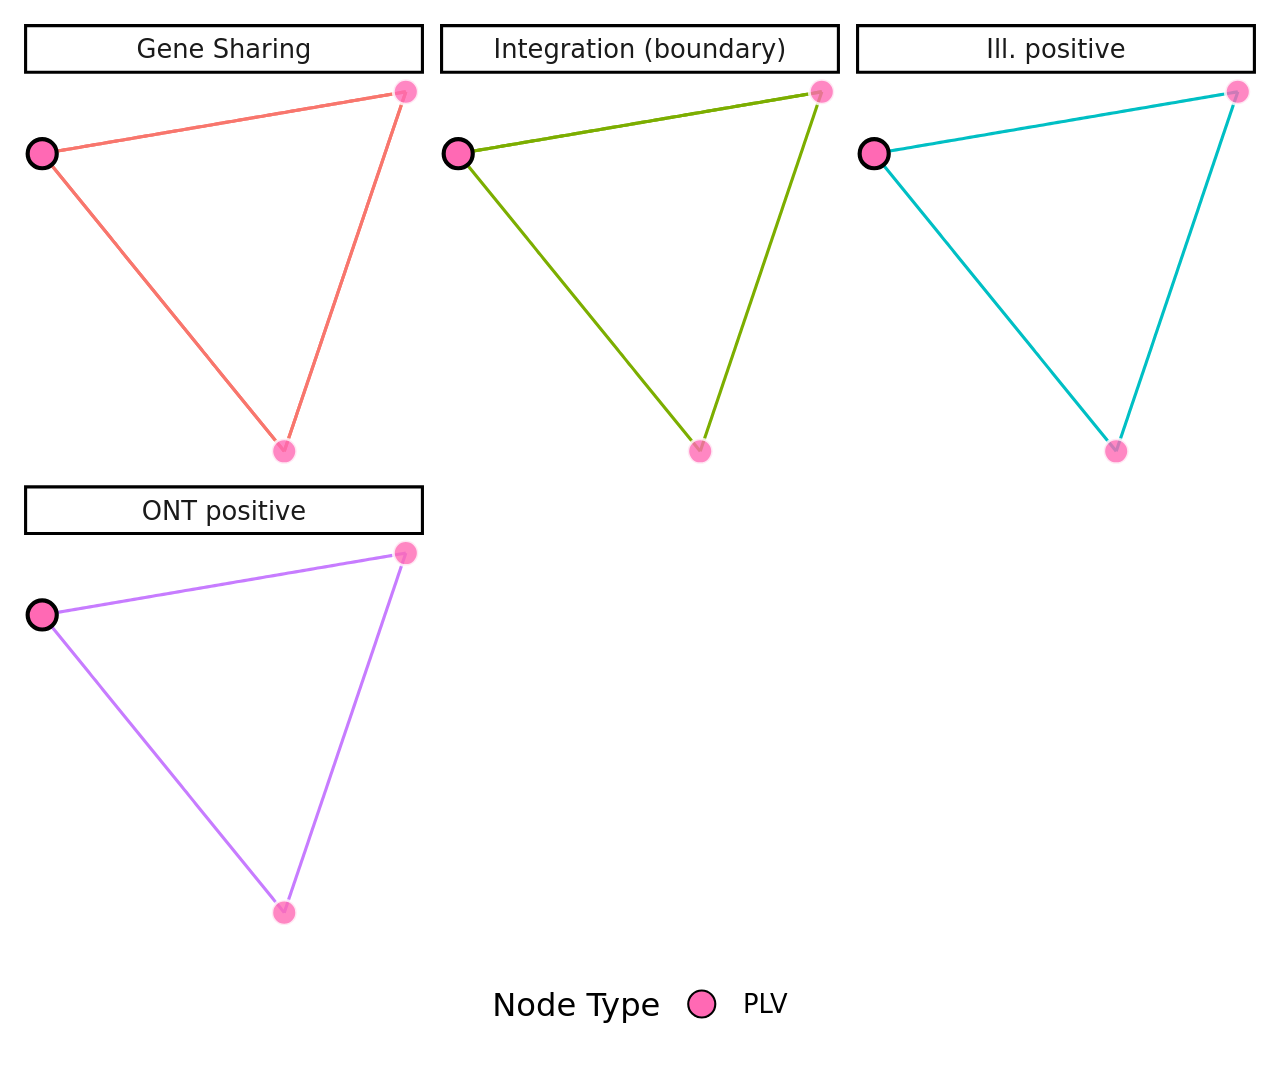
<file: cluster_plots/Bjer_tig00027726-10-154320_plv_interactive.html>
<!DOCTYPE html>
<html lang="en">
<head>
<meta charset="utf-8"/>
<style>body{background-color:white;}</style>
<link href="lib/htmltools-fill-0.5.8.1/fill.css" rel="stylesheet" />
<script src="lib/htmlwidgets-1.6.4/htmlwidgets.js"></script>
<link href="lib/ggiraphjs-0.9.2/girafe.css" rel="stylesheet" />
<script src="lib/ggiraphjs-0.9.2/girafe.js"></script>
<script src="lib/girafe-binding-0.9.2/girafe.js"></script>

</head>
<body>
<div class="girafe html-widget html-fill-item" id="htmlwidget-42d54ff305cdd9468bcc" style="width:960px;height:500px;"></div>
<script type="application/json" data-for="htmlwidget-42d54ff305cdd9468bcc">{"x":{"html":"<?xml version=\"1.0\" encoding=\"UTF-8\"?>\n<svg xmlns='http://www.w3.org/2000/svg' xmlns:xlink='http://www.w3.org/1999/xlink' class='ggiraph-svg' role='graphics-document' id='svg_0dddef4978809e2a' viewBox='0 0 432 360'>\n <defs id='svg_0dddef4978809e2a_defs'>\n  <clipPath id='svg_0dddef4978809e2a_c1'>\n   <rect x='0' y='0' width='432' height='360'/>\n  <\/clipPath>\n  <clipPath id='svg_0dddef4978809e2a_c2'>\n   <rect x='5.48' y='22.49' width='136.69' height='135.17'/>\n  <\/clipPath>\n  <clipPath id='svg_0dddef4978809e2a_c3'>\n   <rect x='5.48' y='180.15' width='136.69' height='135.17'/>\n  <\/clipPath>\n  <clipPath id='svg_0dddef4978809e2a_c4'>\n   <rect x='147.65' y='22.49' width='136.69' height='135.17'/>\n  <\/clipPath>\n  <clipPath id='svg_0dddef4978809e2a_c5'>\n   <rect x='289.83' y='22.49' width='136.69' height='135.17'/>\n  <\/clipPath>\n  <clipPath id='svg_0dddef4978809e2a_c6'>\n   <rect x='5.48' y='163.14' width='136.69' height='17.01'/>\n  <\/clipPath>\n  <clipPath id='svg_0dddef4978809e2a_c7'>\n   <rect x='5.48' y='5.48' width='136.69' height='17.01'/>\n  <\/clipPath>\n  <clipPath id='svg_0dddef4978809e2a_c8'>\n   <rect x='147.65' y='5.48' width='136.69' height='17.01'/>\n  <\/clipPath>\n  <clipPath id='svg_0dddef4978809e2a_c9'>\n   <rect x='289.83' y='5.48' width='136.69' height='17.01'/>\n  <\/clipPath>\n <\/defs>\n <g id='svg_0dddef4978809e2a_rootg' class='ggiraph-svg-rootg'>\n  <g clip-path='url(#svg_0dddef4978809e2a_c1)'>\n   <rect x='0' y='0' width='432' height='360' fill='#FFFFFF' fill-opacity='1' stroke='#FFFFFF' stroke-opacity='1' stroke-width='0.75' stroke-linejoin='round' stroke-linecap='round' class='ggiraph-svg-bg'/>\n   <rect x='0' y='0' width='432' height='360' fill='#FFFFFF' fill-opacity='1' stroke='#FFFFFF' stroke-opacity='1' stroke-width='1.07' stroke-linejoin='round' stroke-linecap='round'/>\n  <\/g>\n  <g clip-path='url(#svg_0dddef4978809e2a_c2)'>\n   <rect x='5.48' y='22.49' width='136.69' height='135.17' fill='#FFFFFF' fill-opacity='1' stroke='none'/>\n   <polyline points='11.69,49.79 12.95,49.57 14.20,49.36 15.46,49.14 16.71,48.93 17.97,48.72 19.22,48.50 20.48,48.29 21.73,48.08 22.99,47.86 24.25,47.65 25.50,47.44 26.76,47.22 28.01,47.01 29.27,46.79 30.52,46.58 31.78,46.37 33.03,46.15 34.29,45.94 35.54,45.73 36.80,45.51 38.05,45.30 39.31,45.09 40.56,44.87 41.82,44.66 43.07,44.44 44.33,44.23 45.58,44.02 46.84,43.80 48.09,43.59 49.35,43.38 50.60,43.16 51.86,42.95 53.12,42.74 54.37,42.52 55.63,42.31 56.88,42.09 58.14,41.88 59.39,41.67 60.65,41.45 61.90,41.24 63.16,41.03 64.41,40.81 65.67,40.60 66.92,40.39 68.18,40.17 69.43,39.96 70.69,39.74 71.94,39.53 73.20,39.32 74.45,39.10 75.71,38.89 76.96,38.68 78.22,38.46 79.47,38.25 80.73,38.04 81.99,37.82 83.24,37.61 84.50,37.39 85.75,37.18 87.01,36.97 88.26,36.75 89.52,36.54 90.77,36.33 92.03,36.11 93.28,35.90 94.54,35.69 95.79,35.47 97.05,35.26 98.30,35.04 99.56,34.83 100.81,34.62 102.07,34.40 103.32,34.19 104.58,33.98 105.83,33.76 107.09,33.55 108.35,33.33 109.60,33.12 110.86,32.91 112.11,32.69 113.37,32.48 114.62,32.27 115.88,32.05 117.13,31.84 118.39,31.63 119.64,31.41 120.90,31.20 122.15,30.98 123.41,30.77 124.66,30.56 125.92,30.34 127.17,30.13 128.43,29.92 129.68,29.70 130.94,29.49 132.19,29.28 133.45,29.06 134.70,28.85 135.96,28.63' fill='none' stroke='#F8766D' stroke-opacity='1' stroke-width='1.07' stroke-linejoin='round' stroke-linecap='butt'/>\n   <polyline points='11.69,49.79 12.53,50.81 13.36,51.84 14.20,52.87 15.03,53.90 15.87,54.92 16.71,55.95 17.54,56.98 18.38,58.01 19.21,59.03 20.05,60.06 20.88,61.09 21.72,62.12 22.55,63.14 23.39,64.17 24.23,65.20 25.06,66.23 25.90,67.25 26.73,68.28 27.57,69.31 28.40,70.34 29.24,71.37 30.07,72.39 30.91,73.42 31.74,74.45 32.58,75.48 33.42,76.50 34.25,77.53 35.09,78.56 35.92,79.59 36.76,80.61 37.59,81.64 38.43,82.67 39.26,83.70 40.10,84.72 40.93,85.75 41.77,86.78 42.61,87.81 43.44,88.83 44.28,89.86 45.11,90.89 45.95,91.92 46.78,92.94 47.62,93.97 48.45,95.00 49.29,96.03 50.13,97.05 50.96,98.08 51.80,99.11 52.63,100.14 53.47,101.17 54.30,102.19 55.14,103.22 55.97,104.25 56.81,105.28 57.64,106.30 58.48,107.33 59.32,108.36 60.15,109.39 60.99,110.41 61.82,111.44 62.66,112.47 63.49,113.50 64.33,114.52 65.16,115.55 66.00,116.58 66.83,117.61 67.67,118.63 68.51,119.66 69.34,120.69 70.18,121.72 71.01,122.74 71.85,123.77 72.68,124.80 73.52,125.83 74.35,126.86 75.19,127.88 76.03,128.91 76.86,129.94 77.70,130.97 78.53,131.99 79.37,133.02 80.20,134.05 81.04,135.08 81.87,136.10 82.71,137.13 83.54,138.16 84.38,139.19 85.22,140.21 86.05,141.24 86.89,142.27 87.72,143.30 88.56,144.32 89.39,145.35 90.23,146.38 91.06,147.41 91.90,148.43 92.74,149.46 93.57,150.49 94.41,151.52' fill='none' stroke='#F8766D' stroke-opacity='1' stroke-width='1.07' stroke-linejoin='round' stroke-linecap='butt'/>\n   <polyline points='11.69,49.79 12.95,49.57 14.20,49.36 15.46,49.14 16.71,48.93 17.97,48.72 19.22,48.50 20.48,48.29 21.73,48.08 22.99,47.86 24.25,47.65 25.50,47.44 26.76,47.22 28.01,47.01 29.27,46.79 30.52,46.58 31.78,46.37 33.03,46.15 34.29,45.94 35.54,45.73 36.80,45.51 38.05,45.30 39.31,45.09 40.56,44.87 41.82,44.66 43.07,44.44 44.33,44.23 45.58,44.02 46.84,43.80 48.09,43.59 49.35,43.38 50.60,43.16 51.86,42.95 53.12,42.74 54.37,42.52 55.63,42.31 56.88,42.09 58.14,41.88 59.39,41.67 60.65,41.45 61.90,41.24 63.16,41.03 64.41,40.81 65.67,40.60 66.92,40.39 68.18,40.17 69.43,39.96 70.69,39.74 71.94,39.53 73.20,39.32 74.45,39.10 75.71,38.89 76.96,38.68 78.22,38.46 79.47,38.25 80.73,38.04 81.99,37.82 83.24,37.61 84.50,37.39 85.75,37.18 87.01,36.97 88.26,36.75 89.52,36.54 90.77,36.33 92.03,36.11 93.28,35.90 94.54,35.69 95.79,35.47 97.05,35.26 98.30,35.04 99.56,34.83 100.81,34.62 102.07,34.40 103.32,34.19 104.58,33.98 105.83,33.76 107.09,33.55 108.35,33.33 109.60,33.12 110.86,32.91 112.11,32.69 113.37,32.48 114.62,32.27 115.88,32.05 117.13,31.84 118.39,31.63 119.64,31.41 120.90,31.20 122.15,30.98 123.41,30.77 124.66,30.56 125.92,30.34 127.17,30.13 128.43,29.92 129.68,29.70 130.94,29.49 132.19,29.28 133.45,29.06 134.70,28.85 135.96,28.63' fill='none' stroke='#F8766D' stroke-opacity='1' stroke-width='1.07' stroke-linejoin='round' stroke-linecap='butt'/>\n   <polyline points='135.96,28.63 135.54,29.88 135.12,31.12 134.70,32.36 134.28,33.60 133.86,34.84 133.44,36.08 133.02,37.32 132.60,38.56 132.18,39.81 131.76,41.05 131.34,42.29 130.92,43.53 130.50,44.77 130.08,46.01 129.66,47.25 129.24,48.49 128.82,49.74 128.40,50.98 127.99,52.22 127.57,53.46 127.15,54.70 126.73,55.94 126.31,57.18 125.89,58.42 125.47,59.67 125.05,60.91 124.63,62.15 124.21,63.39 123.79,64.63 123.37,65.87 122.95,67.11 122.53,68.35 122.11,69.60 121.69,70.84 121.27,72.08 120.85,73.32 120.43,74.56 120.01,75.80 119.59,77.04 119.17,78.28 118.75,79.53 118.33,80.77 117.91,82.01 117.49,83.25 117.07,84.49 116.65,85.73 116.23,86.97 115.81,88.21 115.39,89.46 114.97,90.70 114.55,91.94 114.13,93.18 113.71,94.42 113.29,95.66 112.87,96.90 112.45,98.14 112.04,99.39 111.62,100.63 111.20,101.87 110.78,103.11 110.36,104.35 109.94,105.59 109.52,106.83 109.10,108.07 108.68,109.32 108.26,110.56 107.84,111.80 107.42,113.04 107.00,114.28 106.58,115.52 106.16,116.76 105.74,118.00 105.32,119.25 104.90,120.49 104.48,121.73 104.06,122.97 103.64,124.21 103.22,125.45 102.80,126.69 102.38,127.93 101.96,129.17 101.54,130.42 101.12,131.66 100.70,132.90 100.28,134.14 99.86,135.38 99.44,136.62 99.02,137.86 98.60,139.10 98.18,140.35 97.76,141.59 97.34,142.83 96.92,144.07 96.50,145.31 96.08,146.55 95.67,147.79 95.25,149.03 94.83,150.28 94.41,151.52' fill='none' stroke='#F8766D' stroke-opacity='1' stroke-width='1.07' stroke-linejoin='round' stroke-linecap='butt'/>\n   <polyline points='11.69,49.79 12.53,50.81 13.36,51.84 14.20,52.87 15.03,53.90 15.87,54.92 16.71,55.95 17.54,56.98 18.38,58.01 19.21,59.03 20.05,60.06 20.88,61.09 21.72,62.12 22.55,63.14 23.39,64.17 24.23,65.20 25.06,66.23 25.90,67.25 26.73,68.28 27.57,69.31 28.40,70.34 29.24,71.37 30.07,72.39 30.91,73.42 31.74,74.45 32.58,75.48 33.42,76.50 34.25,77.53 35.09,78.56 35.92,79.59 36.76,80.61 37.59,81.64 38.43,82.67 39.26,83.70 40.10,84.72 40.93,85.75 41.77,86.78 42.61,87.81 43.44,88.83 44.28,89.86 45.11,90.89 45.95,91.92 46.78,92.94 47.62,93.97 48.45,95.00 49.29,96.03 50.13,97.05 50.96,98.08 51.80,99.11 52.63,100.14 53.47,101.17 54.30,102.19 55.14,103.22 55.97,104.25 56.81,105.28 57.64,106.30 58.48,107.33 59.32,108.36 60.15,109.39 60.99,110.41 61.82,111.44 62.66,112.47 63.49,113.50 64.33,114.52 65.16,115.55 66.00,116.58 66.83,117.61 67.67,118.63 68.51,119.66 69.34,120.69 70.18,121.72 71.01,122.74 71.85,123.77 72.68,124.80 73.52,125.83 74.35,126.86 75.19,127.88 76.03,128.91 76.86,129.94 77.70,130.97 78.53,131.99 79.37,133.02 80.20,134.05 81.04,135.08 81.87,136.10 82.71,137.13 83.54,138.16 84.38,139.19 85.22,140.21 86.05,141.24 86.89,142.27 87.72,143.30 88.56,144.32 89.39,145.35 90.23,146.38 91.06,147.41 91.90,148.43 92.74,149.46 93.57,150.49 94.41,151.52' fill='none' stroke='#F8766D' stroke-opacity='1' stroke-width='1.07' stroke-linejoin='round' stroke-linecap='butt'/>\n   <polyline points='135.96,28.63 135.54,29.88 135.12,31.12 134.70,32.36 134.28,33.60 133.86,34.84 133.44,36.08 133.02,37.32 132.60,38.56 132.18,39.81 131.76,41.05 131.34,42.29 130.92,43.53 130.50,44.77 130.08,46.01 129.66,47.25 129.24,48.49 128.82,49.74 128.40,50.98 127.99,52.22 127.57,53.46 127.15,54.70 126.73,55.94 126.31,57.18 125.89,58.42 125.47,59.67 125.05,60.91 124.63,62.15 124.21,63.39 123.79,64.63 123.37,65.87 122.95,67.11 122.53,68.35 122.11,69.60 121.69,70.84 121.27,72.08 120.85,73.32 120.43,74.56 120.01,75.80 119.59,77.04 119.17,78.28 118.75,79.53 118.33,80.77 117.91,82.01 117.49,83.25 117.07,84.49 116.65,85.73 116.23,86.97 115.81,88.21 115.39,89.46 114.97,90.70 114.55,91.94 114.13,93.18 113.71,94.42 113.29,95.66 112.87,96.90 112.45,98.14 112.04,99.39 111.62,100.63 111.20,101.87 110.78,103.11 110.36,104.35 109.94,105.59 109.52,106.83 109.10,108.07 108.68,109.32 108.26,110.56 107.84,111.80 107.42,113.04 107.00,114.28 106.58,115.52 106.16,116.76 105.74,118.00 105.32,119.25 104.90,120.49 104.48,121.73 104.06,122.97 103.64,124.21 103.22,125.45 102.80,126.69 102.38,127.93 101.96,129.17 101.54,130.42 101.12,131.66 100.70,132.90 100.28,134.14 99.86,135.38 99.44,136.62 99.02,137.86 98.60,139.10 98.18,140.35 97.76,141.59 97.34,142.83 96.92,144.07 96.50,145.31 96.08,146.55 95.67,147.79 95.25,149.03 94.83,150.28 94.41,151.52' fill='none' stroke='#F8766D' stroke-opacity='1' stroke-width='1.07' stroke-linejoin='round' stroke-linecap='butt'/>\n   <circle id='svg_0dddef4978809e2a_e1' cx='11.69' cy='49.79' r='3.73pt' fill='#FF69B4' fill-opacity='1' stroke='#000000' stroke-opacity='1' stroke-width='1.42' stroke-linejoin='round' stroke-linecap='round' data-id='Bjer_tig00027726-10-154320_plv' title='Node ID: Bjer_tig00027726-10-154320_plv &amp;lt;br/&amp;gt;Type: plv &amp;lt;br/&amp;gt;Taxonomy: Bjer_tig00027726-10-154320_plv &amp;lt;br/&amp;gt;Cas genes:  None detected.'/>\n   <circle id='svg_0dddef4978809e2a_e2' cx='135.96' cy='28.63' r='3.2pt' fill='#FF69B4' fill-opacity='0.8' stroke='#FFFFFF' stroke-opacity='0.8' data-id='Mari_tig00039850-10-191400_plv' title='Node ID: Mari_tig00039850-10-191400_plv &amp;lt;br/&amp;gt;Type: plv &amp;lt;br/&amp;gt;Taxonomy: Mari_tig00039850-10-191400_plv &amp;lt;br/&amp;gt;Cas genes:  None detected.'/>\n   <circle id='svg_0dddef4978809e2a_e3' cx='94.41' cy='151.52' r='3.2pt' fill='#FF69B4' fill-opacity='0.8' stroke='#FFFFFF' stroke-opacity='0.8' data-id='Ribe_tig00030249-10-170680_plv' title='Node ID: Ribe_tig00030249-10-170680_plv &amp;lt;br/&amp;gt;Type: plv &amp;lt;br/&amp;gt;Taxonomy: Ribe_tig00030249-10-170680_plv &amp;lt;br/&amp;gt;Cas genes:  None detected.'/>\n  <\/g>\n  <g clip-path='url(#svg_0dddef4978809e2a_c3)'>\n   <rect x='5.48' y='180.15' width='136.69' height='135.17' fill='#FFFFFF' fill-opacity='1' stroke='none'/>\n   <polyline points='11.69,207.45 12.95,207.23 14.20,207.02 15.46,206.81 16.71,206.59 17.97,206.38 19.22,206.17 20.48,205.95 21.73,205.74 22.99,205.52 24.25,205.31 25.50,205.10 26.76,204.88 28.01,204.67 29.27,204.46 30.52,204.24 31.78,204.03 33.03,203.82 34.29,203.60 35.54,203.39 36.80,203.17 38.05,202.96 39.31,202.75 40.56,202.53 41.82,202.32 43.07,202.11 44.33,201.89 45.58,201.68 46.84,201.47 48.09,201.25 49.35,201.04 50.60,200.82 51.86,200.61 53.12,200.40 54.37,200.18 55.63,199.97 56.88,199.76 58.14,199.54 59.39,199.33 60.65,199.11 61.90,198.90 63.16,198.69 64.41,198.47 65.67,198.26 66.92,198.05 68.18,197.83 69.43,197.62 70.69,197.41 71.94,197.19 73.20,196.98 74.45,196.76 75.71,196.55 76.96,196.34 78.22,196.12 79.47,195.91 80.73,195.70 81.99,195.48 83.24,195.27 84.50,195.06 85.75,194.84 87.01,194.63 88.26,194.41 89.52,194.20 90.77,193.99 92.03,193.77 93.28,193.56 94.54,193.35 95.79,193.13 97.05,192.92 98.30,192.71 99.56,192.49 100.81,192.28 102.07,192.06 103.32,191.85 104.58,191.64 105.83,191.42 107.09,191.21 108.35,191.00 109.60,190.78 110.86,190.57 112.11,190.36 113.37,190.14 114.62,189.93 115.88,189.71 117.13,189.50 118.39,189.29 119.64,189.07 120.90,188.86 122.15,188.65 123.41,188.43 124.66,188.22 125.92,188.01 127.17,187.79 128.43,187.58 129.68,187.36 130.94,187.15 132.19,186.94 133.45,186.72 134.70,186.51 135.96,186.30' fill='none' stroke='#C77CFF' stroke-opacity='1' stroke-width='1.07' stroke-linejoin='round' stroke-linecap='butt'/>\n   <polyline points='11.69,207.45 12.53,208.47 13.36,209.50 14.20,210.53 15.03,211.56 15.87,212.59 16.71,213.61 17.54,214.64 18.38,215.67 19.21,216.70 20.05,217.72 20.88,218.75 21.72,219.78 22.55,220.81 23.39,221.83 24.23,222.86 25.06,223.89 25.90,224.92 26.73,225.94 27.57,226.97 28.40,228.00 29.24,229.03 30.07,230.05 30.91,231.08 31.74,232.11 32.58,233.14 33.42,234.16 34.25,235.19 35.09,236.22 35.92,237.25 36.76,238.27 37.59,239.30 38.43,240.33 39.26,241.36 40.10,242.39 40.93,243.41 41.77,244.44 42.61,245.47 43.44,246.50 44.28,247.52 45.11,248.55 45.95,249.58 46.78,250.61 47.62,251.63 48.45,252.66 49.29,253.69 50.13,254.72 50.96,255.74 51.80,256.77 52.63,257.80 53.47,258.83 54.30,259.85 55.14,260.88 55.97,261.91 56.81,262.94 57.64,263.96 58.48,264.99 59.32,266.02 60.15,267.05 60.99,268.07 61.82,269.10 62.66,270.13 63.49,271.16 64.33,272.19 65.16,273.21 66.00,274.24 66.83,275.27 67.67,276.30 68.51,277.32 69.34,278.35 70.18,279.38 71.01,280.41 71.85,281.43 72.68,282.46 73.52,283.49 74.35,284.52 75.19,285.54 76.03,286.57 76.86,287.60 77.70,288.63 78.53,289.65 79.37,290.68 80.20,291.71 81.04,292.74 81.87,293.76 82.71,294.79 83.54,295.82 84.38,296.85 85.22,297.88 86.05,298.90 86.89,299.93 87.72,300.96 88.56,301.99 89.39,303.01 90.23,304.04 91.06,305.07 91.90,306.10 92.74,307.12 93.57,308.15 94.41,309.18' fill='none' stroke='#C77CFF' stroke-opacity='1' stroke-width='1.07' stroke-linejoin='round' stroke-linecap='butt'/>\n   <polyline points='135.96,186.30 135.54,187.54 135.12,188.78 134.70,190.02 134.28,191.26 133.86,192.50 133.44,193.74 133.02,194.98 132.60,196.23 132.18,197.47 131.76,198.71 131.34,199.95 130.92,201.19 130.50,202.43 130.08,203.67 129.66,204.91 129.24,206.16 128.82,207.40 128.40,208.64 127.99,209.88 127.57,211.12 127.15,212.36 126.73,213.60 126.31,214.84 125.89,216.09 125.47,217.33 125.05,218.57 124.63,219.81 124.21,221.05 123.79,222.29 123.37,223.53 122.95,224.77 122.53,226.02 122.11,227.26 121.69,228.50 121.27,229.74 120.85,230.98 120.43,232.22 120.01,233.46 119.59,234.70 119.17,235.95 118.75,237.19 118.33,238.43 117.91,239.67 117.49,240.91 117.07,242.15 116.65,243.39 116.23,244.63 115.81,245.88 115.39,247.12 114.97,248.36 114.55,249.60 114.13,250.84 113.71,252.08 113.29,253.32 112.87,254.56 112.45,255.81 112.04,257.05 111.62,258.29 111.20,259.53 110.78,260.77 110.36,262.01 109.94,263.25 109.52,264.49 109.10,265.74 108.68,266.98 108.26,268.22 107.84,269.46 107.42,270.70 107.00,271.94 106.58,273.18 106.16,274.42 105.74,275.67 105.32,276.91 104.90,278.15 104.48,279.39 104.06,280.63 103.64,281.87 103.22,283.11 102.80,284.35 102.38,285.60 101.96,286.84 101.54,288.08 101.12,289.32 100.70,290.56 100.28,291.80 99.86,293.04 99.44,294.28 99.02,295.52 98.60,296.77 98.18,298.01 97.76,299.25 97.34,300.49 96.92,301.73 96.50,302.97 96.08,304.21 95.67,305.45 95.25,306.70 94.83,307.94 94.41,309.18' fill='none' stroke='#C77CFF' stroke-opacity='1' stroke-width='1.07' stroke-linejoin='round' stroke-linecap='butt'/>\n   <circle id='svg_0dddef4978809e2a_e4' cx='11.69' cy='207.45' r='3.73pt' fill='#FF69B4' fill-opacity='1' stroke='#000000' stroke-opacity='1' stroke-width='1.42' stroke-linejoin='round' stroke-linecap='round' data-id='Bjer_tig00027726-10-154320_plv' title='Node ID: Bjer_tig00027726-10-154320_plv &amp;lt;br/&amp;gt;Type: plv &amp;lt;br/&amp;gt;Taxonomy: Bjer_tig00027726-10-154320_plv &amp;lt;br/&amp;gt;Cas genes:  None detected.'/>\n   <circle id='svg_0dddef4978809e2a_e5' cx='135.96' cy='186.3' r='3.2pt' fill='#FF69B4' fill-opacity='0.8' stroke='#FFFFFF' stroke-opacity='0.8' data-id='Mari_tig00039850-10-191400_plv' title='Node ID: Mari_tig00039850-10-191400_plv &amp;lt;br/&amp;gt;Type: plv &amp;lt;br/&amp;gt;Taxonomy: Mari_tig00039850-10-191400_plv &amp;lt;br/&amp;gt;Cas genes:  None detected.'/>\n   <circle id='svg_0dddef4978809e2a_e6' cx='94.41' cy='309.18' r='3.2pt' fill='#FF69B4' fill-opacity='0.8' stroke='#FFFFFF' stroke-opacity='0.8' data-id='Ribe_tig00030249-10-170680_plv' title='Node ID: Ribe_tig00030249-10-170680_plv &amp;lt;br/&amp;gt;Type: plv &amp;lt;br/&amp;gt;Taxonomy: Ribe_tig00030249-10-170680_plv &amp;lt;br/&amp;gt;Cas genes:  None detected.'/>\n  <\/g>\n  <g clip-path='url(#svg_0dddef4978809e2a_c4)'>\n   <rect x='147.65' y='22.49' width='136.69' height='135.17' fill='#FFFFFF' fill-opacity='1' stroke='none'/>\n   <polyline points='153.87,49.79 155.12,49.57 156.38,49.36 157.63,49.14 158.89,48.93 160.14,48.72 161.40,48.50 162.65,48.29 163.91,48.08 165.16,47.86 166.42,47.65 167.67,47.44 168.93,47.22 170.18,47.01 171.44,46.79 172.69,46.58 173.95,46.37 175.21,46.15 176.46,45.94 177.72,45.73 178.97,45.51 180.23,45.30 181.48,45.09 182.74,44.87 183.99,44.66 185.25,44.44 186.50,44.23 187.76,44.02 189.01,43.80 190.27,43.59 191.52,43.38 192.78,43.16 194.03,42.95 195.29,42.74 196.54,42.52 197.80,42.31 199.05,42.09 200.31,41.88 201.56,41.67 202.82,41.45 204.08,41.24 205.33,41.03 206.59,40.81 207.84,40.60 209.10,40.39 210.35,40.17 211.61,39.96 212.86,39.74 214.12,39.53 215.37,39.32 216.63,39.10 217.88,38.89 219.14,38.68 220.39,38.46 221.65,38.25 222.90,38.04 224.16,37.82 225.41,37.61 226.67,37.39 227.92,37.18 229.18,36.97 230.44,36.75 231.69,36.54 232.95,36.33 234.20,36.11 235.46,35.90 236.71,35.69 237.97,35.47 239.22,35.26 240.48,35.04 241.73,34.83 242.99,34.62 244.24,34.40 245.50,34.19 246.75,33.98 248.01,33.76 249.26,33.55 250.52,33.33 251.77,33.12 253.03,32.91 254.28,32.69 255.54,32.48 256.79,32.27 258.05,32.05 259.31,31.84 260.56,31.63 261.82,31.41 263.07,31.20 264.33,30.98 265.58,30.77 266.84,30.56 268.09,30.34 269.35,30.13 270.60,29.92 271.86,29.70 273.11,29.49 274.37,29.28 275.62,29.06 276.88,28.85 278.13,28.63' fill='none' stroke='#7CAE00' stroke-opacity='1' stroke-width='1.07' stroke-linejoin='round' stroke-linecap='butt'/>\n   <polyline points='153.87,49.79 154.70,50.81 155.54,51.84 156.37,52.87 157.21,53.90 158.04,54.92 158.88,55.95 159.71,56.98 160.55,58.01 161.39,59.03 162.22,60.06 163.06,61.09 163.89,62.12 164.73,63.14 165.56,64.17 166.40,65.20 167.23,66.23 168.07,67.25 168.91,68.28 169.74,69.31 170.58,70.34 171.41,71.37 172.25,72.39 173.08,73.42 173.92,74.45 174.75,75.48 175.59,76.50 176.42,77.53 177.26,78.56 178.10,79.59 178.93,80.61 179.77,81.64 180.60,82.67 181.44,83.70 182.27,84.72 183.11,85.75 183.94,86.78 184.78,87.81 185.61,88.83 186.45,89.86 187.29,90.89 188.12,91.92 188.96,92.94 189.79,93.97 190.63,95.00 191.46,96.03 192.30,97.05 193.13,98.08 193.97,99.11 194.81,100.14 195.64,101.17 196.48,102.19 197.31,103.22 198.15,104.25 198.98,105.28 199.82,106.30 200.65,107.33 201.49,108.36 202.32,109.39 203.16,110.41 204.00,111.44 204.83,112.47 205.67,113.50 206.50,114.52 207.34,115.55 208.17,116.58 209.01,117.61 209.84,118.63 210.68,119.66 211.51,120.69 212.35,121.72 213.19,122.74 214.02,123.77 214.86,124.80 215.69,125.83 216.53,126.86 217.36,127.88 218.20,128.91 219.03,129.94 219.87,130.97 220.71,131.99 221.54,133.02 222.38,134.05 223.21,135.08 224.05,136.10 224.88,137.13 225.72,138.16 226.55,139.19 227.39,140.21 228.22,141.24 229.06,142.27 229.90,143.30 230.73,144.32 231.57,145.35 232.40,146.38 233.24,147.41 234.07,148.43 234.91,149.46 235.74,150.49 236.58,151.52' fill='none' stroke='#7CAE00' stroke-opacity='1' stroke-width='1.07' stroke-linejoin='round' stroke-linecap='butt'/>\n   <polyline points='153.87,49.79 155.12,49.57 156.38,49.36 157.63,49.14 158.89,48.93 160.14,48.72 161.40,48.50 162.65,48.29 163.91,48.08 165.16,47.86 166.42,47.65 167.67,47.44 168.93,47.22 170.18,47.01 171.44,46.79 172.69,46.58 173.95,46.37 175.21,46.15 176.46,45.94 177.72,45.73 178.97,45.51 180.23,45.30 181.48,45.09 182.74,44.87 183.99,44.66 185.25,44.44 186.50,44.23 187.76,44.02 189.01,43.80 190.27,43.59 191.52,43.38 192.78,43.16 194.03,42.95 195.29,42.74 196.54,42.52 197.80,42.31 199.05,42.09 200.31,41.88 201.56,41.67 202.82,41.45 204.08,41.24 205.33,41.03 206.59,40.81 207.84,40.60 209.10,40.39 210.35,40.17 211.61,39.96 212.86,39.74 214.12,39.53 215.37,39.32 216.63,39.10 217.88,38.89 219.14,38.68 220.39,38.46 221.65,38.25 222.90,38.04 224.16,37.82 225.41,37.61 226.67,37.39 227.92,37.18 229.18,36.97 230.44,36.75 231.69,36.54 232.95,36.33 234.20,36.11 235.46,35.90 236.71,35.69 237.97,35.47 239.22,35.26 240.48,35.04 241.73,34.83 242.99,34.62 244.24,34.40 245.50,34.19 246.75,33.98 248.01,33.76 249.26,33.55 250.52,33.33 251.77,33.12 253.03,32.91 254.28,32.69 255.54,32.48 256.79,32.27 258.05,32.05 259.31,31.84 260.56,31.63 261.82,31.41 263.07,31.20 264.33,30.98 265.58,30.77 266.84,30.56 268.09,30.34 269.35,30.13 270.60,29.92 271.86,29.70 273.11,29.49 274.37,29.28 275.62,29.06 276.88,28.85 278.13,28.63' fill='none' stroke='#7CAE00' stroke-opacity='1' stroke-width='1.07' stroke-linejoin='round' stroke-linecap='butt'/>\n   <polyline points='278.13,28.63 277.71,29.88 277.29,31.12 276.87,32.36 276.45,33.60 276.03,34.84 275.62,36.08 275.20,37.32 274.78,38.56 274.36,39.81 273.94,41.05 273.52,42.29 273.10,43.53 272.68,44.77 272.26,46.01 271.84,47.25 271.42,48.49 271.00,49.74 270.58,50.98 270.16,52.22 269.74,53.46 269.32,54.70 268.90,55.94 268.48,57.18 268.06,58.42 267.64,59.67 267.22,60.91 266.80,62.15 266.38,63.39 265.96,64.63 265.54,65.87 265.12,67.11 264.70,68.35 264.28,69.60 263.86,70.84 263.44,72.08 263.02,73.32 262.60,74.56 262.18,75.80 261.76,77.04 261.34,78.28 260.92,79.53 260.50,80.77 260.08,82.01 259.67,83.25 259.25,84.49 258.83,85.73 258.41,86.97 257.99,88.21 257.57,89.46 257.15,90.70 256.73,91.94 256.31,93.18 255.89,94.42 255.47,95.66 255.05,96.90 254.63,98.14 254.21,99.39 253.79,100.63 253.37,101.87 252.95,103.11 252.53,104.35 252.11,105.59 251.69,106.83 251.27,108.07 250.85,109.32 250.43,110.56 250.01,111.80 249.59,113.04 249.17,114.28 248.75,115.52 248.33,116.76 247.91,118.00 247.49,119.25 247.07,120.49 246.65,121.73 246.23,122.97 245.81,124.21 245.39,125.45 244.97,126.69 244.55,127.93 244.13,129.17 243.72,130.42 243.30,131.66 242.88,132.90 242.46,134.14 242.04,135.38 241.62,136.62 241.20,137.86 240.78,139.10 240.36,140.35 239.94,141.59 239.52,142.83 239.10,144.07 238.68,145.31 238.26,146.55 237.84,147.79 237.42,149.03 237.00,150.28 236.58,151.52' fill='none' stroke='#7CAE00' stroke-opacity='1' stroke-width='1.07' stroke-linejoin='round' stroke-linecap='butt'/>\n   <circle id='svg_0dddef4978809e2a_e7' cx='153.87' cy='49.79' r='3.73pt' fill='#FF69B4' fill-opacity='1' stroke='#000000' stroke-opacity='1' stroke-width='1.42' stroke-linejoin='round' stroke-linecap='round' data-id='Bjer_tig00027726-10-154320_plv' title='Node ID: Bjer_tig00027726-10-154320_plv &amp;lt;br/&amp;gt;Type: plv &amp;lt;br/&amp;gt;Taxonomy: Bjer_tig00027726-10-154320_plv &amp;lt;br/&amp;gt;Cas genes:  None detected.'/>\n   <circle id='svg_0dddef4978809e2a_e8' cx='278.13' cy='28.63' r='3.2pt' fill='#FF69B4' fill-opacity='0.8' stroke='#FFFFFF' stroke-opacity='0.8' data-id='Mari_tig00039850-10-191400_plv' title='Node ID: Mari_tig00039850-10-191400_plv &amp;lt;br/&amp;gt;Type: plv &amp;lt;br/&amp;gt;Taxonomy: Mari_tig00039850-10-191400_plv &amp;lt;br/&amp;gt;Cas genes:  None detected.'/>\n   <circle id='svg_0dddef4978809e2a_e9' cx='236.58' cy='151.52' r='3.2pt' fill='#FF69B4' fill-opacity='0.8' stroke='#FFFFFF' stroke-opacity='0.8' data-id='Ribe_tig00030249-10-170680_plv' title='Node ID: Ribe_tig00030249-10-170680_plv &amp;lt;br/&amp;gt;Type: plv &amp;lt;br/&amp;gt;Taxonomy: Ribe_tig00030249-10-170680_plv &amp;lt;br/&amp;gt;Cas genes:  None detected.'/>\n  <\/g>\n  <g clip-path='url(#svg_0dddef4978809e2a_c5)'>\n   <rect x='289.83' y='22.49' width='136.69' height='135.17' fill='#FFFFFF' fill-opacity='1' stroke='none'/>\n   <polyline points='296.04,49.79 297.30,49.57 298.55,49.36 299.81,49.14 301.06,48.93 302.32,48.72 303.57,48.50 304.83,48.29 306.08,48.08 307.34,47.86 308.59,47.65 309.85,47.44 311.10,47.22 312.36,47.01 313.61,46.79 314.87,46.58 316.12,46.37 317.38,46.15 318.63,45.94 319.89,45.73 321.14,45.51 322.40,45.30 323.65,45.09 324.91,44.87 326.17,44.66 327.42,44.44 328.68,44.23 329.93,44.02 331.19,43.80 332.44,43.59 333.70,43.38 334.95,43.16 336.21,42.95 337.46,42.74 338.72,42.52 339.97,42.31 341.23,42.09 342.48,41.88 343.74,41.67 344.99,41.45 346.25,41.24 347.50,41.03 348.76,40.81 350.01,40.60 351.27,40.39 352.53,40.17 353.78,39.96 355.04,39.74 356.29,39.53 357.55,39.32 358.80,39.10 360.06,38.89 361.31,38.68 362.57,38.46 363.82,38.25 365.08,38.04 366.33,37.82 367.59,37.61 368.84,37.39 370.10,37.18 371.35,36.97 372.61,36.75 373.86,36.54 375.12,36.33 376.37,36.11 377.63,35.90 378.88,35.69 380.14,35.47 381.40,35.26 382.65,35.04 383.91,34.83 385.16,34.62 386.42,34.40 387.67,34.19 388.93,33.98 390.18,33.76 391.44,33.55 392.69,33.33 393.95,33.12 395.20,32.91 396.46,32.69 397.71,32.48 398.97,32.27 400.22,32.05 401.48,31.84 402.73,31.63 403.99,31.41 405.24,31.20 406.50,30.98 407.75,30.77 409.01,30.56 410.27,30.34 411.52,30.13 412.78,29.92 414.03,29.70 415.29,29.49 416.54,29.28 417.80,29.06 419.05,28.85 420.31,28.63' fill='none' stroke='#00BFC4' stroke-opacity='1' stroke-width='1.07' stroke-linejoin='round' stroke-linecap='butt'/>\n   <polyline points='296.04,49.79 296.88,50.81 297.71,51.84 298.55,52.87 299.38,53.90 300.22,54.92 301.05,55.95 301.89,56.98 302.72,58.01 303.56,59.03 304.39,60.06 305.23,61.09 306.07,62.12 306.90,63.14 307.74,64.17 308.57,65.20 309.41,66.23 310.24,67.25 311.08,68.28 311.91,69.31 312.75,70.34 313.59,71.37 314.42,72.39 315.26,73.42 316.09,74.45 316.93,75.48 317.76,76.50 318.60,77.53 319.43,78.56 320.27,79.59 321.10,80.61 321.94,81.64 322.78,82.67 323.61,83.70 324.45,84.72 325.28,85.75 326.12,86.78 326.95,87.81 327.79,88.83 328.62,89.86 329.46,90.89 330.29,91.92 331.13,92.94 331.97,93.97 332.80,95.00 333.64,96.03 334.47,97.05 335.31,98.08 336.14,99.11 336.98,100.14 337.81,101.17 338.65,102.19 339.49,103.22 340.32,104.25 341.16,105.28 341.99,106.30 342.83,107.33 343.66,108.36 344.50,109.39 345.33,110.41 346.17,111.44 347.00,112.47 347.84,113.50 348.68,114.52 349.51,115.55 350.35,116.58 351.18,117.61 352.02,118.63 352.85,119.66 353.69,120.69 354.52,121.72 355.36,122.74 356.19,123.77 357.03,124.80 357.87,125.83 358.70,126.86 359.54,127.88 360.37,128.91 361.21,129.94 362.04,130.97 362.88,131.99 363.71,133.02 364.55,134.05 365.39,135.08 366.22,136.10 367.06,137.13 367.89,138.16 368.73,139.19 369.56,140.21 370.40,141.24 371.23,142.27 372.07,143.30 372.90,144.32 373.74,145.35 374.58,146.38 375.41,147.41 376.25,148.43 377.08,149.46 377.92,150.49 378.75,151.52' fill='none' stroke='#00BFC4' stroke-opacity='1' stroke-width='1.07' stroke-linejoin='round' stroke-linecap='butt'/>\n   <polyline points='420.31,28.63 419.89,29.88 419.47,31.12 419.05,32.36 418.63,33.60 418.21,34.84 417.79,36.08 417.37,37.32 416.95,38.56 416.53,39.81 416.11,41.05 415.69,42.29 415.27,43.53 414.85,44.77 414.43,46.01 414.01,47.25 413.59,48.49 413.17,49.74 412.75,50.98 412.33,52.22 411.91,53.46 411.49,54.70 411.07,55.94 410.65,57.18 410.23,58.42 409.81,59.67 409.39,60.91 408.97,62.15 408.55,63.39 408.13,64.63 407.72,65.87 407.30,67.11 406.88,68.35 406.46,69.60 406.04,70.84 405.62,72.08 405.20,73.32 404.78,74.56 404.36,75.80 403.94,77.04 403.52,78.28 403.10,79.53 402.68,80.77 402.26,82.01 401.84,83.25 401.42,84.49 401.00,85.73 400.58,86.97 400.16,88.21 399.74,89.46 399.32,90.70 398.90,91.94 398.48,93.18 398.06,94.42 397.64,95.66 397.22,96.90 396.80,98.14 396.38,99.39 395.96,100.63 395.54,101.87 395.12,103.11 394.70,104.35 394.28,105.59 393.86,106.83 393.44,108.07 393.02,109.32 392.60,110.56 392.18,111.80 391.76,113.04 391.35,114.28 390.93,115.52 390.51,116.76 390.09,118.00 389.67,119.25 389.25,120.49 388.83,121.73 388.41,122.97 387.99,124.21 387.57,125.45 387.15,126.69 386.73,127.93 386.31,129.17 385.89,130.42 385.47,131.66 385.05,132.90 384.63,134.14 384.21,135.38 383.79,136.62 383.37,137.86 382.95,139.10 382.53,140.35 382.11,141.59 381.69,142.83 381.27,144.07 380.85,145.31 380.43,146.55 380.01,147.79 379.59,149.03 379.17,150.28 378.75,151.52' fill='none' stroke='#00BFC4' stroke-opacity='1' stroke-width='1.07' stroke-linejoin='round' stroke-linecap='butt'/>\n   <circle id='svg_0dddef4978809e2a_e10' cx='296.04' cy='49.79' r='3.73pt' fill='#FF69B4' fill-opacity='1' stroke='#000000' stroke-opacity='1' stroke-width='1.42' stroke-linejoin='round' stroke-linecap='round' data-id='Bjer_tig00027726-10-154320_plv' title='Node ID: Bjer_tig00027726-10-154320_plv &amp;lt;br/&amp;gt;Type: plv &amp;lt;br/&amp;gt;Taxonomy: Bjer_tig00027726-10-154320_plv &amp;lt;br/&amp;gt;Cas genes:  None detected.'/>\n   <circle id='svg_0dddef4978809e2a_e11' cx='420.31' cy='28.63' r='3.2pt' fill='#FF69B4' fill-opacity='0.8' stroke='#FFFFFF' stroke-opacity='0.8' data-id='Mari_tig00039850-10-191400_plv' title='Node ID: Mari_tig00039850-10-191400_plv &amp;lt;br/&amp;gt;Type: plv &amp;lt;br/&amp;gt;Taxonomy: Mari_tig00039850-10-191400_plv &amp;lt;br/&amp;gt;Cas genes:  None detected.'/>\n   <circle id='svg_0dddef4978809e2a_e12' cx='378.75' cy='151.52' r='3.2pt' fill='#FF69B4' fill-opacity='0.8' stroke='#FFFFFF' stroke-opacity='0.8' data-id='Ribe_tig00030249-10-170680_plv' title='Node ID: Ribe_tig00030249-10-170680_plv &amp;lt;br/&amp;gt;Type: plv &amp;lt;br/&amp;gt;Taxonomy: Ribe_tig00030249-10-170680_plv &amp;lt;br/&amp;gt;Cas genes:  None detected.'/>\n  <\/g>\n  <g clip-path='url(#svg_0dddef4978809e2a_c6)'>\n   <rect x='5.48' y='163.14' width='136.69' height='17.01' fill='#FFFFFF' fill-opacity='1' stroke='#000000' stroke-opacity='1' stroke-width='2.13' stroke-linejoin='round' stroke-linecap='round'/>\n   <text x='45.73' y='174.85' font-size='6.6pt' font-family='DejaVu Sans' fill='#1A1A1A' fill-opacity='1'>ONT positive<\/text>\n  <\/g>\n  <g clip-path='url(#svg_0dddef4978809e2a_c7)'>\n   <rect x='5.48' y='5.48' width='136.69' height='17.01' fill='#FFFFFF' fill-opacity='1' stroke='#000000' stroke-opacity='1' stroke-width='2.13' stroke-linejoin='round' stroke-linecap='round'/>\n   <text x='43.93' y='17.19' font-size='6.6pt' font-family='DejaVu Sans' fill='#1A1A1A' fill-opacity='1'>Gene Sharing<\/text>\n  <\/g>\n  <g clip-path='url(#svg_0dddef4978809e2a_c8)'>\n   <rect x='147.65' y='5.48' width='136.69' height='17.01' fill='#FFFFFF' fill-opacity='1' stroke='#000000' stroke-opacity='1' stroke-width='2.13' stroke-linejoin='round' stroke-linecap='round'/>\n   <text x='165.97' y='17.19' font-size='6.6pt' font-family='DejaVu Sans' fill='#1A1A1A' fill-opacity='1'>Integration (boundary)<\/text>\n  <\/g>\n  <g clip-path='url(#svg_0dddef4978809e2a_c9)'>\n   <rect x='289.83' y='5.48' width='136.69' height='17.01' fill='#FFFFFF' fill-opacity='1' stroke='#000000' stroke-opacity='1' stroke-width='2.13' stroke-linejoin='round' stroke-linecap='round'/>\n   <text x='334.37' y='17.19' font-size='6.6pt' font-family='DejaVu Sans' fill='#1A1A1A' fill-opacity='1'>Ill. positive<\/text>\n  <\/g>\n  <g clip-path='url(#svg_0dddef4978809e2a_c1)'>\n   <rect x='160.03' y='326.28' width='111.94' height='28.24' fill='#FFFFFF' fill-opacity='1' stroke='none'/>\n   <text x='165.51' y='344.41' font-size='8.25pt' font-family='DejaVu Sans'>Node Type<\/text>\n   <rect x='228.47' y='331.76' width='17.28' height='17.28' fill='#FFFFFF' fill-opacity='1' stroke='none'/>\n   <circle cx='237.11' cy='340.4' r='3.47pt' fill='#FF69B4' fill-opacity='1' stroke='#000000' stroke-opacity='1' stroke-width='0.71' stroke-linejoin='round' stroke-linecap='round'/>\n   <text x='251.23' y='343.61' font-size='6.6pt' font-family='DejaVu Sans'>PLV<\/text>\n  <\/g>\n <\/g>\n<\/svg>","js":null,"uid":"svg_0dddef4978809e2a","ratio":1.2,"settings":{"tooltip":{"css":".tooltip_SVGID_ { padding:5px;background:black;color:white;border-radius:2px;text-align:left; ; position:absolute;pointer-events:none;z-index:999;}","placement":"doc","opacity":0.9,"offx":10,"offy":10,"use_cursor_pos":true,"use_fill":false,"use_stroke":false,"delay_over":200,"delay_out":500},"hover":{"css":".hover_data_SVGID_ { fill:orange;stroke:black;cursor:pointer; }\ntext.hover_data_SVGID_ { stroke:none;fill:orange; }\ncircle.hover_data_SVGID_ { fill:orange;stroke:black; }\nline.hover_data_SVGID_, polyline.hover_data_SVGID_ { fill:none;stroke:orange; }\nrect.hover_data_SVGID_, polygon.hover_data_SVGID_, path.hover_data_SVGID_ { fill:orange;stroke:none; }\nimage.hover_data_SVGID_ { stroke:orange; }","reactive":true,"nearest_distance":null},"hover_inv":{"css":""},"hover_key":{"css":".hover_key_SVGID_ { fill:orange;stroke:black;cursor:pointer; }\ntext.hover_key_SVGID_ { stroke:none;fill:orange; }\ncircle.hover_key_SVGID_ { fill:orange;stroke:black; }\nline.hover_key_SVGID_, polyline.hover_key_SVGID_ { fill:none;stroke:orange; }\nrect.hover_key_SVGID_, polygon.hover_key_SVGID_, path.hover_key_SVGID_ { fill:orange;stroke:none; }\nimage.hover_key_SVGID_ { stroke:orange; }","reactive":true},"hover_theme":{"css":".hover_theme_SVGID_ { fill:orange;stroke:black;cursor:pointer; }\ntext.hover_theme_SVGID_ { stroke:none;fill:orange; }\ncircle.hover_theme_SVGID_ { fill:orange;stroke:black; }\nline.hover_theme_SVGID_, polyline.hover_theme_SVGID_ { fill:none;stroke:orange; }\nrect.hover_theme_SVGID_, polygon.hover_theme_SVGID_, path.hover_theme_SVGID_ { fill:orange;stroke:none; }\nimage.hover_theme_SVGID_ { stroke:orange; }","reactive":true},"select":{"css":".select_data_SVGID_ { fill:red;stroke:black;cursor:pointer; }\ntext.select_data_SVGID_ { stroke:none;fill:red; }\ncircle.select_data_SVGID_ { fill:red;stroke:black; }\nline.select_data_SVGID_, polyline.select_data_SVGID_ { fill:none;stroke:red; }\nrect.select_data_SVGID_, polygon.select_data_SVGID_, path.select_data_SVGID_ { fill:red;stroke:none; }\nimage.select_data_SVGID_ { stroke:red; }","type":"multiple","only_shiny":true,"selected":[]},"select_inv":{"css":""},"select_key":{"css":".select_key_SVGID_ { fill:red;stroke:black;cursor:pointer; }\ntext.select_key_SVGID_ { stroke:none;fill:red; }\ncircle.select_key_SVGID_ { fill:red;stroke:black; }\nline.select_key_SVGID_, polyline.select_key_SVGID_ { fill:none;stroke:red; }\nrect.select_key_SVGID_, polygon.select_key_SVGID_, path.select_key_SVGID_ { fill:red;stroke:none; }\nimage.select_key_SVGID_ { stroke:red; }","type":"single","only_shiny":true,"selected":[]},"select_theme":{"css":".select_theme_SVGID_ { fill:red;stroke:black;cursor:pointer; }\ntext.select_theme_SVGID_ { stroke:none;fill:red; }\ncircle.select_theme_SVGID_ { fill:red;stroke:black; }\nline.select_theme_SVGID_, polyline.select_theme_SVGID_ { fill:none;stroke:red; }\nrect.select_theme_SVGID_, polygon.select_theme_SVGID_, path.select_theme_SVGID_ { fill:red;stroke:none; }\nimage.select_theme_SVGID_ { stroke:red; }","type":"single","only_shiny":true,"selected":[]},"zoom":{"min":1,"max":1,"duration":300,"default_on":false},"toolbar":{"position":"topright","pngname":"diagram","tooltips":null,"fixed":false,"hidden":[],"delay_over":200,"delay_out":500},"sizing":{"rescale":true,"width":1}}},"evals":[],"jsHooks":[]}</script>
</body>
</html>
</file>
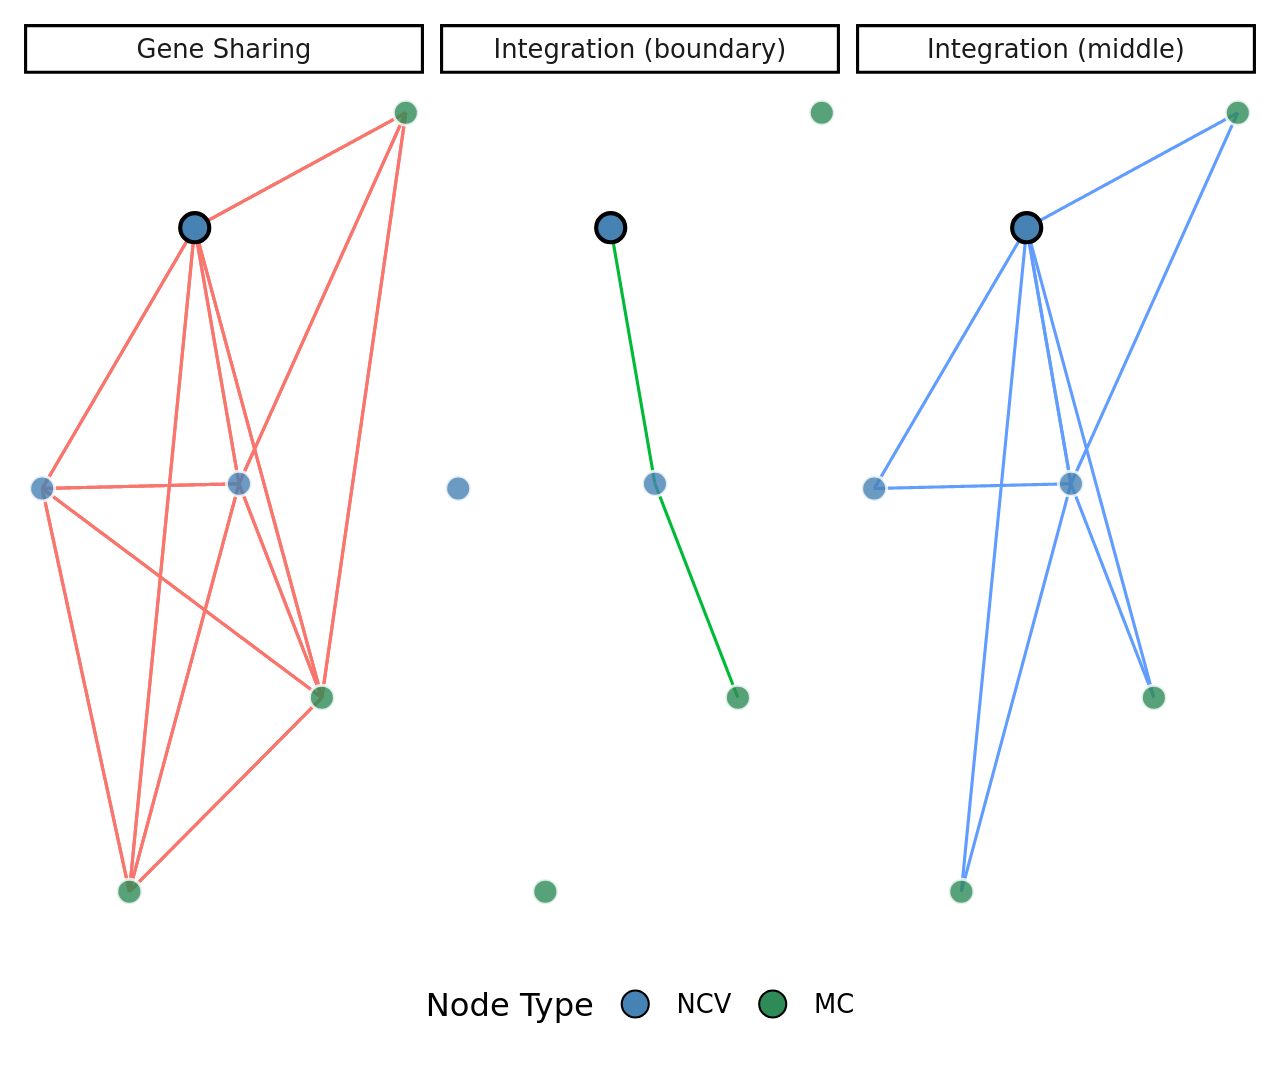
<file: cluster_plots/Damh_1_2_interactive.html>
<!DOCTYPE html>
<html lang="en">
<head>
<meta charset="utf-8"/>
<style>body{background-color:white;}</style>
<link href="lib/htmltools-fill-0.5.8.1/fill.css" rel="stylesheet" />
<script src="lib/htmlwidgets-1.6.4/htmlwidgets.js"></script>
<link href="lib/ggiraphjs-0.9.2/girafe.css" rel="stylesheet" />
<script src="lib/ggiraphjs-0.9.2/girafe.js"></script>
<script src="lib/girafe-binding-0.9.2/girafe.js"></script>

</head>
<body>
<div class="girafe html-widget html-fill-item" id="htmlwidget-ca633db03f55ff5912be" style="width:960px;height:500px;"></div>
<script type="application/json" data-for="htmlwidget-ca633db03f55ff5912be">{"x":{"html":"<?xml version=\"1.0\" encoding=\"UTF-8\"?>\n<svg xmlns='http://www.w3.org/2000/svg' xmlns:xlink='http://www.w3.org/1999/xlink' class='ggiraph-svg' role='graphics-document' id='svg_9f8a7911e88ebbab' viewBox='0 0 432 360'>\n <defs id='svg_9f8a7911e88ebbab_defs'>\n  <clipPath id='svg_9f8a7911e88ebbab_c1'>\n   <rect x='0' y='0' width='432' height='360'/>\n  <\/clipPath>\n  <clipPath id='svg_9f8a7911e88ebbab_c2'>\n   <rect x='5.48' y='22.49' width='136.69' height='292.83'/>\n  <\/clipPath>\n  <clipPath id='svg_9f8a7911e88ebbab_c3'>\n   <rect x='147.65' y='22.49' width='136.69' height='292.83'/>\n  <\/clipPath>\n  <clipPath id='svg_9f8a7911e88ebbab_c4'>\n   <rect x='289.83' y='22.49' width='136.69' height='292.83'/>\n  <\/clipPath>\n  <clipPath id='svg_9f8a7911e88ebbab_c5'>\n   <rect x='5.48' y='5.48' width='136.69' height='17.01'/>\n  <\/clipPath>\n  <clipPath id='svg_9f8a7911e88ebbab_c6'>\n   <rect x='147.65' y='5.48' width='136.69' height='17.01'/>\n  <\/clipPath>\n  <clipPath id='svg_9f8a7911e88ebbab_c7'>\n   <rect x='289.83' y='5.48' width='136.69' height='17.01'/>\n  <\/clipPath>\n <\/defs>\n <g id='svg_9f8a7911e88ebbab_rootg' class='ggiraph-svg-rootg'>\n  <g clip-path='url(#svg_9f8a7911e88ebbab_c1)'>\n   <rect x='0' y='0' width='432' height='360' fill='#FFFFFF' fill-opacity='1' stroke='#FFFFFF' stroke-opacity='1' stroke-width='0.75' stroke-linejoin='round' stroke-linecap='round' class='ggiraph-svg-bg'/>\n   <rect x='0' y='0' width='432' height='360' fill='#FFFFFF' fill-opacity='1' stroke='#FFFFFF' stroke-opacity='1' stroke-width='1.07' stroke-linejoin='round' stroke-linecap='round'/>\n  <\/g>\n  <g clip-path='url(#svg_9f8a7911e88ebbab_c2)'>\n   <rect x='5.48' y='22.49' width='136.69' height='292.83' fill='#FFFFFF' fill-opacity='1' stroke='none'/>\n   <polyline points='11.69,164.23 12.37,164.21 13.05,164.20 13.73,164.18 14.41,164.16 15.09,164.15 15.77,164.13 16.45,164.11 17.13,164.10 17.81,164.08 18.49,164.06 19.16,164.05 19.84,164.03 20.52,164.01 21.20,164.00 21.88,163.98 22.56,163.97 23.24,163.95 23.92,163.93 24.60,163.92 25.28,163.90 25.96,163.88 26.64,163.87 27.32,163.85 28.00,163.83 28.67,163.82 29.35,163.80 30.03,163.78 30.71,163.77 31.39,163.75 32.07,163.73 32.75,163.72 33.43,163.70 34.11,163.69 34.79,163.67 35.47,163.65 36.15,163.64 36.83,163.62 37.51,163.60 38.18,163.59 38.86,163.57 39.54,163.55 40.22,163.54 40.90,163.52 41.58,163.50 42.26,163.49 42.94,163.47 43.62,163.45 44.30,163.44 44.98,163.42 45.66,163.41 46.34,163.39 47.02,163.37 47.69,163.36 48.37,163.34 49.05,163.32 49.73,163.31 50.41,163.29 51.09,163.27 51.77,163.26 52.45,163.24 53.13,163.22 53.81,163.21 54.49,163.19 55.17,163.17 55.85,163.16 56.53,163.14 57.20,163.12 57.88,163.11 58.56,163.09 59.24,163.08 59.92,163.06 60.60,163.04 61.28,163.03 61.96,163.01 62.64,162.99 63.32,162.98 64.00,162.96 64.68,162.94 65.36,162.93 66.04,162.91 66.71,162.89 67.39,162.88 68.07,162.86 68.75,162.84 69.43,162.83 70.11,162.81 70.79,162.80 71.47,162.78 72.15,162.76 72.83,162.75 73.51,162.73 74.19,162.71 74.87,162.70 75.55,162.68 76.22,162.66 76.90,162.65 77.58,162.63 78.26,162.61 78.94,162.60' fill='none' stroke='#F8766D' stroke-opacity='1' stroke-width='1.07' stroke-linejoin='round' stroke-linecap='butt'/>\n   <polyline points='11.69,164.23 12.66,164.95 13.62,165.67 14.59,166.39 15.56,167.12 16.52,167.84 17.49,168.56 18.45,169.28 19.42,170.00 20.38,170.73 21.35,171.45 22.31,172.17 23.28,172.89 24.24,173.62 25.21,174.34 26.18,175.06 27.14,175.78 28.11,176.50 29.07,177.23 30.04,177.95 31.00,178.67 31.97,179.39 32.93,180.11 33.90,180.84 34.87,181.56 35.83,182.28 36.80,183.00 37.76,183.72 38.73,184.45 39.69,185.17 40.66,185.89 41.62,186.61 42.59,187.33 43.56,188.06 44.52,188.78 45.49,189.50 46.45,190.22 47.42,190.94 48.38,191.67 49.35,192.39 50.31,193.11 51.28,193.83 52.25,194.55 53.21,195.28 54.18,196.00 55.14,196.72 56.11,197.44 57.07,198.16 58.04,198.89 59.00,199.61 59.97,200.33 60.94,201.05 61.90,201.77 62.87,202.50 63.83,203.22 64.80,203.94 65.76,204.66 66.73,205.38 67.69,206.11 68.66,206.83 69.63,207.55 70.59,208.27 71.56,208.99 72.52,209.72 73.49,210.44 74.45,211.16 75.42,211.88 76.38,212.60 77.35,213.33 78.32,214.05 79.28,214.77 80.25,215.49 81.21,216.21 82.18,216.94 83.14,217.66 84.11,218.38 85.07,219.10 86.04,219.82 87.01,220.55 87.97,221.27 88.94,221.99 89.90,222.71 90.87,223.43 91.83,224.16 92.80,224.88 93.76,225.60 94.73,226.32 95.70,227.04 96.66,227.77 97.63,228.49 98.59,229.21 99.56,229.93 100.52,230.65 101.49,231.38 102.45,232.10 103.42,232.82 104.39,233.54 105.35,234.26 106.32,234.99 107.28,235.71' fill='none' stroke='#F8766D' stroke-opacity='1' stroke-width='1.07' stroke-linejoin='round' stroke-linecap='butt'/>\n   <polyline points='11.69,164.23 12.22,163.33 12.75,162.43 13.27,161.53 13.80,160.63 14.33,159.73 14.85,158.83 15.38,157.93 15.90,157.03 16.43,156.13 16.96,155.23 17.48,154.32 18.01,153.42 18.54,152.52 19.06,151.62 19.59,150.72 20.12,149.82 20.64,148.92 21.17,148.02 21.70,147.12 22.22,146.22 22.75,145.32 23.28,144.42 23.80,143.52 24.33,142.62 24.86,141.72 25.38,140.82 25.91,139.92 26.43,139.02 26.96,138.12 27.49,137.22 28.01,136.32 28.54,135.42 29.07,134.52 29.59,133.62 30.12,132.72 30.65,131.82 31.17,130.91 31.70,130.01 32.23,129.11 32.75,128.21 33.28,127.31 33.81,126.41 34.33,125.51 34.86,124.61 35.39,123.71 35.91,122.81 36.44,121.91 36.96,121.01 37.49,120.11 38.02,119.21 38.54,118.31 39.07,117.41 39.60,116.51 40.12,115.61 40.65,114.71 41.18,113.81 41.70,112.91 42.23,112.01 42.76,111.11 43.28,110.21 43.81,109.31 44.34,108.41 44.86,107.51 45.39,106.60 45.92,105.70 46.44,104.80 46.97,103.90 47.49,103.00 48.02,102.10 48.55,101.20 49.07,100.30 49.60,99.40 50.13,98.50 50.65,97.60 51.18,96.70 51.71,95.80 52.23,94.90 52.76,94.00 53.29,93.10 53.81,92.20 54.34,91.30 54.87,90.40 55.39,89.50 55.92,88.60 56.45,87.70 56.97,86.80 57.50,85.90 58.03,85.00 58.55,84.10 59.08,83.19 59.60,82.29 60.13,81.39 60.66,80.49 61.18,79.59 61.71,78.69 62.24,77.79 62.76,76.89 63.29,75.99 63.82,75.09' fill='none' stroke='#F8766D' stroke-opacity='1' stroke-width='1.07' stroke-linejoin='round' stroke-linecap='butt'/>\n   <polyline points='11.69,164.23 11.99,165.62 12.29,167.01 12.60,168.40 12.90,169.80 13.20,171.19 13.50,172.58 13.80,173.97 14.10,175.36 14.40,176.75 14.70,178.15 15.00,179.54 15.30,180.93 15.60,182.32 15.90,183.71 16.21,185.11 16.51,186.50 16.81,187.89 17.11,189.28 17.41,190.67 17.71,192.06 18.01,193.46 18.31,194.85 18.61,196.24 18.91,197.63 19.21,199.02 19.52,200.41 19.82,201.81 20.12,203.20 20.42,204.59 20.72,205.98 21.02,207.37 21.32,208.76 21.62,210.16 21.92,211.55 22.22,212.94 22.52,214.33 22.82,215.72 23.13,217.12 23.43,218.51 23.73,219.90 24.03,221.29 24.33,222.68 24.63,224.07 24.93,225.47 25.23,226.86 25.53,228.25 25.83,229.64 26.13,231.03 26.44,232.42 26.74,233.82 27.04,235.21 27.34,236.60 27.64,237.99 27.94,239.38 28.24,240.78 28.54,242.17 28.84,243.56 29.14,244.95 29.44,246.34 29.74,247.73 30.05,249.13 30.35,250.52 30.65,251.91 30.95,253.30 31.25,254.69 31.55,256.08 31.85,257.48 32.15,258.87 32.45,260.26 32.75,261.65 33.05,263.04 33.36,264.43 33.66,265.83 33.96,267.22 34.26,268.61 34.56,270.00 34.86,271.39 35.16,272.79 35.46,274.18 35.76,275.57 36.06,276.96 36.36,278.35 36.66,279.74 36.97,281.14 37.27,282.53 37.57,283.92 37.87,285.31 38.17,286.70 38.47,288.09 38.77,289.49 39.07,290.88 39.37,292.27 39.67,293.66 39.97,295.05 40.28,296.45 40.58,297.84 40.88,299.23 41.18,300.62 41.48,302.01' fill='none' stroke='#F8766D' stroke-opacity='1' stroke-width='1.07' stroke-linejoin='round' stroke-linecap='butt'/>\n   <polyline points='11.69,164.23 12.37,164.21 13.05,164.20 13.73,164.18 14.41,164.16 15.09,164.15 15.77,164.13 16.45,164.11 17.13,164.10 17.81,164.08 18.49,164.06 19.16,164.05 19.84,164.03 20.52,164.01 21.20,164.00 21.88,163.98 22.56,163.97 23.24,163.95 23.92,163.93 24.60,163.92 25.28,163.90 25.96,163.88 26.64,163.87 27.32,163.85 28.00,163.83 28.67,163.82 29.35,163.80 30.03,163.78 30.71,163.77 31.39,163.75 32.07,163.73 32.75,163.72 33.43,163.70 34.11,163.69 34.79,163.67 35.47,163.65 36.15,163.64 36.83,163.62 37.51,163.60 38.18,163.59 38.86,163.57 39.54,163.55 40.22,163.54 40.90,163.52 41.58,163.50 42.26,163.49 42.94,163.47 43.62,163.45 44.30,163.44 44.98,163.42 45.66,163.41 46.34,163.39 47.02,163.37 47.69,163.36 48.37,163.34 49.05,163.32 49.73,163.31 50.41,163.29 51.09,163.27 51.77,163.26 52.45,163.24 53.13,163.22 53.81,163.21 54.49,163.19 55.17,163.17 55.85,163.16 56.53,163.14 57.20,163.12 57.88,163.11 58.56,163.09 59.24,163.08 59.92,163.06 60.60,163.04 61.28,163.03 61.96,163.01 62.64,162.99 63.32,162.98 64.00,162.96 64.68,162.94 65.36,162.93 66.04,162.91 66.71,162.89 67.39,162.88 68.07,162.86 68.75,162.84 69.43,162.83 70.11,162.81 70.79,162.80 71.47,162.78 72.15,162.76 72.83,162.75 73.51,162.73 74.19,162.71 74.87,162.70 75.55,162.68 76.22,162.66 76.90,162.65 77.58,162.63 78.26,162.61 78.94,162.60' fill='none' stroke='#F8766D' stroke-opacity='1' stroke-width='1.07' stroke-linejoin='round' stroke-linecap='butt'/>\n   <polyline points='78.94,162.60 79.23,163.34 79.51,164.07 79.80,164.81 80.09,165.55 80.37,166.29 80.66,167.03 80.95,167.77 81.23,168.51 81.52,169.24 81.80,169.98 82.09,170.72 82.38,171.46 82.66,172.20 82.95,172.94 83.24,173.67 83.52,174.41 83.81,175.15 84.09,175.89 84.38,176.63 84.67,177.37 84.95,178.11 85.24,178.84 85.53,179.58 85.81,180.32 86.10,181.06 86.38,181.80 86.67,182.54 86.96,183.28 87.24,184.01 87.53,184.75 87.82,185.49 88.10,186.23 88.39,186.97 88.67,187.71 88.96,188.44 89.25,189.18 89.53,189.92 89.82,190.66 90.11,191.40 90.39,192.14 90.68,192.88 90.96,193.61 91.25,194.35 91.54,195.09 91.82,195.83 92.11,196.57 92.40,197.31 92.68,198.05 92.97,198.78 93.26,199.52 93.54,200.26 93.83,201.00 94.11,201.74 94.40,202.48 94.69,203.21 94.97,203.95 95.26,204.69 95.55,205.43 95.83,206.17 96.12,206.91 96.40,207.65 96.69,208.38 96.98,209.12 97.26,209.86 97.55,210.60 97.84,211.34 98.12,212.08 98.41,212.82 98.69,213.55 98.98,214.29 99.27,215.03 99.55,215.77 99.84,216.51 100.13,217.25 100.41,217.98 100.70,218.72 100.98,219.46 101.27,220.20 101.56,220.94 101.84,221.68 102.13,222.42 102.42,223.15 102.70,223.89 102.99,224.63 103.27,225.37 103.56,226.11 103.85,226.85 104.13,227.58 104.42,228.32 104.71,229.06 104.99,229.80 105.28,230.54 105.56,231.28 105.85,232.02 106.14,232.75 106.42,233.49 106.71,234.23 107.00,234.97 107.28,235.71' fill='none' stroke='#F8766D' stroke-opacity='1' stroke-width='1.07' stroke-linejoin='round' stroke-linecap='butt'/>\n   <polyline points='78.94,162.60 78.79,161.71 78.64,160.83 78.48,159.95 78.33,159.06 78.18,158.18 78.02,157.29 77.87,156.41 77.72,155.53 77.57,154.64 77.41,153.76 77.26,152.87 77.11,151.99 76.96,151.11 76.80,150.22 76.65,149.34 76.50,148.46 76.34,147.57 76.19,146.69 76.04,145.80 75.89,144.92 75.73,144.04 75.58,143.15 75.43,142.27 75.27,141.38 75.12,140.50 74.97,139.62 74.82,138.73 74.66,137.85 74.51,136.96 74.36,136.08 74.21,135.20 74.05,134.31 73.90,133.43 73.75,132.54 73.59,131.66 73.44,130.78 73.29,129.89 73.14,129.01 72.98,128.13 72.83,127.24 72.68,126.36 72.52,125.47 72.37,124.59 72.22,123.71 72.07,122.82 71.91,121.94 71.76,121.05 71.61,120.17 71.46,119.29 71.30,118.40 71.15,117.52 71.00,116.63 70.84,115.75 70.69,114.87 70.54,113.98 70.39,113.10 70.23,112.22 70.08,111.33 69.93,110.45 69.77,109.56 69.62,108.68 69.47,107.80 69.32,106.91 69.16,106.03 69.01,105.14 68.86,104.26 68.71,103.38 68.55,102.49 68.40,101.61 68.25,100.72 68.09,99.84 67.94,98.96 67.79,98.07 67.64,97.19 67.48,96.31 67.33,95.42 67.18,94.54 67.02,93.65 66.87,92.77 66.72,91.89 66.57,91.00 66.41,90.12 66.26,89.23 66.11,88.35 65.96,87.47 65.80,86.58 65.65,85.70 65.50,84.81 65.34,83.93 65.19,83.05 65.04,82.16 64.89,81.28 64.73,80.39 64.58,79.51 64.43,78.63 64.27,77.74 64.12,76.86 63.97,75.98 63.82,75.09' fill='none' stroke='#F8766D' stroke-opacity='1' stroke-width='1.07' stroke-linejoin='round' stroke-linecap='butt'/>\n   <polyline points='78.94,162.60 78.56,164.01 78.18,165.41 77.81,166.82 77.43,168.23 77.05,169.64 76.67,171.05 76.29,172.46 75.91,173.86 75.54,175.27 75.16,176.68 74.78,178.09 74.40,179.50 74.02,180.90 73.64,182.31 73.27,183.72 72.89,185.13 72.51,186.54 72.13,187.95 71.75,189.35 71.37,190.76 70.99,192.17 70.62,193.58 70.24,194.99 69.86,196.40 69.48,197.80 69.10,199.21 68.72,200.62 68.35,202.03 67.97,203.44 67.59,204.84 67.21,206.25 66.83,207.66 66.45,209.07 66.08,210.48 65.70,211.89 65.32,213.29 64.94,214.70 64.56,216.11 64.18,217.52 63.80,218.93 63.43,220.33 63.05,221.74 62.67,223.15 62.29,224.56 61.91,225.97 61.53,227.38 61.16,228.78 60.78,230.19 60.40,231.60 60.02,233.01 59.64,234.42 59.26,235.83 58.89,237.23 58.51,238.64 58.13,240.05 57.75,241.46 57.37,242.87 56.99,244.27 56.62,245.68 56.24,247.09 55.86,248.50 55.48,249.91 55.10,251.32 54.72,252.72 54.34,254.13 53.97,255.54 53.59,256.95 53.21,258.36 52.83,259.77 52.45,261.17 52.07,262.58 51.70,263.99 51.32,265.40 50.94,266.81 50.56,268.21 50.18,269.62 49.80,271.03 49.43,272.44 49.05,273.85 48.67,275.26 48.29,276.66 47.91,278.07 47.53,279.48 47.15,280.89 46.78,282.30 46.40,283.71 46.02,285.11 45.64,286.52 45.26,287.93 44.88,289.34 44.51,290.75 44.13,292.15 43.75,293.56 43.37,294.97 42.99,296.38 42.61,297.79 42.24,299.20 41.86,300.60 41.48,302.01' fill='none' stroke='#F8766D' stroke-opacity='1' stroke-width='1.07' stroke-linejoin='round' stroke-linecap='butt'/>\n   <polyline points='78.94,162.60 79.52,161.32 80.09,160.04 80.67,158.76 81.25,157.47 81.82,156.19 82.40,154.91 82.97,153.63 83.55,152.35 84.12,151.07 84.70,149.79 85.28,148.51 85.85,147.23 86.43,145.95 87.00,144.67 87.58,143.39 88.16,142.11 88.73,140.82 89.31,139.54 89.88,138.26 90.46,136.98 91.04,135.70 91.61,134.42 92.19,133.14 92.76,131.86 93.34,130.58 93.92,129.30 94.49,128.02 95.07,126.74 95.64,125.46 96.22,124.17 96.80,122.89 97.37,121.61 97.95,120.33 98.52,119.05 99.10,117.77 99.68,116.49 100.25,115.21 100.83,113.93 101.40,112.65 101.98,111.37 102.56,110.09 103.13,108.81 103.71,107.52 104.28,106.24 104.86,104.96 105.43,103.68 106.01,102.40 106.59,101.12 107.16,99.84 107.74,98.56 108.31,97.28 108.89,96.00 109.47,94.72 110.04,93.44 110.62,92.16 111.19,90.87 111.77,89.59 112.35,88.31 112.92,87.03 113.50,85.75 114.07,84.47 114.65,83.19 115.23,81.91 115.80,80.63 116.38,79.35 116.95,78.07 117.53,76.79 118.11,75.51 118.68,74.22 119.26,72.94 119.83,71.66 120.41,70.38 120.99,69.10 121.56,67.82 122.14,66.54 122.71,65.26 123.29,63.98 123.87,62.70 124.44,61.42 125.02,60.14 125.59,58.86 126.17,57.57 126.75,56.29 127.32,55.01 127.90,53.73 128.47,52.45 129.05,51.17 129.62,49.89 130.20,48.61 130.78,47.33 131.35,46.05 131.93,44.77 132.50,43.49 133.08,42.20 133.66,40.92 134.23,39.64 134.81,38.36 135.38,37.08 135.96,35.80' fill='none' stroke='#F8766D' stroke-opacity='1' stroke-width='1.07' stroke-linejoin='round' stroke-linecap='butt'/>\n   <polyline points='11.69,164.23 12.66,164.95 13.62,165.67 14.59,166.39 15.56,167.12 16.52,167.84 17.49,168.56 18.45,169.28 19.42,170.00 20.38,170.73 21.35,171.45 22.31,172.17 23.28,172.89 24.24,173.62 25.21,174.34 26.18,175.06 27.14,175.78 28.11,176.50 29.07,177.23 30.04,177.95 31.00,178.67 31.97,179.39 32.93,180.11 33.90,180.84 34.87,181.56 35.83,182.28 36.80,183.00 37.76,183.72 38.73,184.45 39.69,185.17 40.66,185.89 41.62,186.61 42.59,187.33 43.56,188.06 44.52,188.78 45.49,189.50 46.45,190.22 47.42,190.94 48.38,191.67 49.35,192.39 50.31,193.11 51.28,193.83 52.25,194.55 53.21,195.28 54.18,196.00 55.14,196.72 56.11,197.44 57.07,198.16 58.04,198.89 59.00,199.61 59.97,200.33 60.94,201.05 61.90,201.77 62.87,202.50 63.83,203.22 64.80,203.94 65.76,204.66 66.73,205.38 67.69,206.11 68.66,206.83 69.63,207.55 70.59,208.27 71.56,208.99 72.52,209.72 73.49,210.44 74.45,211.16 75.42,211.88 76.38,212.60 77.35,213.33 78.32,214.05 79.28,214.77 80.25,215.49 81.21,216.21 82.18,216.94 83.14,217.66 84.11,218.38 85.07,219.10 86.04,219.82 87.01,220.55 87.97,221.27 88.94,221.99 89.90,222.71 90.87,223.43 91.83,224.16 92.80,224.88 93.76,225.60 94.73,226.32 95.70,227.04 96.66,227.77 97.63,228.49 98.59,229.21 99.56,229.93 100.52,230.65 101.49,231.38 102.45,232.10 103.42,232.82 104.39,233.54 105.35,234.26 106.32,234.99 107.28,235.71' fill='none' stroke='#F8766D' stroke-opacity='1' stroke-width='1.07' stroke-linejoin='round' stroke-linecap='butt'/>\n   <polyline points='78.94,162.60 79.23,163.34 79.51,164.07 79.80,164.81 80.09,165.55 80.37,166.29 80.66,167.03 80.95,167.77 81.23,168.51 81.52,169.24 81.80,169.98 82.09,170.72 82.38,171.46 82.66,172.20 82.95,172.94 83.24,173.67 83.52,174.41 83.81,175.15 84.09,175.89 84.38,176.63 84.67,177.37 84.95,178.11 85.24,178.84 85.53,179.58 85.81,180.32 86.10,181.06 86.38,181.80 86.67,182.54 86.96,183.28 87.24,184.01 87.53,184.75 87.82,185.49 88.10,186.23 88.39,186.97 88.67,187.71 88.96,188.44 89.25,189.18 89.53,189.92 89.82,190.66 90.11,191.40 90.39,192.14 90.68,192.88 90.96,193.61 91.25,194.35 91.54,195.09 91.82,195.83 92.11,196.57 92.40,197.31 92.68,198.05 92.97,198.78 93.26,199.52 93.54,200.26 93.83,201.00 94.11,201.74 94.40,202.48 94.69,203.21 94.97,203.95 95.26,204.69 95.55,205.43 95.83,206.17 96.12,206.91 96.40,207.65 96.69,208.38 96.98,209.12 97.26,209.86 97.55,210.60 97.84,211.34 98.12,212.08 98.41,212.82 98.69,213.55 98.98,214.29 99.27,215.03 99.55,215.77 99.84,216.51 100.13,217.25 100.41,217.98 100.70,218.72 100.98,219.46 101.27,220.20 101.56,220.94 101.84,221.68 102.13,222.42 102.42,223.15 102.70,223.89 102.99,224.63 103.27,225.37 103.56,226.11 103.85,226.85 104.13,227.58 104.42,228.32 104.71,229.06 104.99,229.80 105.28,230.54 105.56,231.28 105.85,232.02 106.14,232.75 106.42,233.49 106.71,234.23 107.00,234.97 107.28,235.71' fill='none' stroke='#F8766D' stroke-opacity='1' stroke-width='1.07' stroke-linejoin='round' stroke-linecap='butt'/>\n   <polyline points='107.28,235.71 106.84,234.09 106.40,232.46 105.97,230.84 105.53,229.22 105.09,227.60 104.65,225.97 104.21,224.35 103.77,222.73 103.33,221.11 102.89,219.48 102.45,217.86 102.01,216.24 101.57,214.62 101.14,212.99 100.70,211.37 100.26,209.75 99.82,208.13 99.38,206.51 98.94,204.88 98.50,203.26 98.06,201.64 97.62,200.02 97.18,198.39 96.75,196.77 96.31,195.15 95.87,193.53 95.43,191.90 94.99,190.28 94.55,188.66 94.11,187.04 93.67,185.41 93.23,183.79 92.79,182.17 92.35,180.55 91.92,178.92 91.48,177.30 91.04,175.68 90.60,174.06 90.16,172.43 89.72,170.81 89.28,169.19 88.84,167.57 88.40,165.95 87.96,164.32 87.53,162.70 87.09,161.08 86.65,159.46 86.21,157.83 85.77,156.21 85.33,154.59 84.89,152.97 84.45,151.34 84.01,149.72 83.57,148.10 83.13,146.48 82.70,144.85 82.26,143.23 81.82,141.61 81.38,139.99 80.94,138.36 80.50,136.74 80.06,135.12 79.62,133.50 79.18,131.88 78.74,130.25 78.31,128.63 77.87,127.01 77.43,125.39 76.99,123.76 76.55,122.14 76.11,120.52 75.67,118.90 75.23,117.27 74.79,115.65 74.35,114.03 73.91,112.41 73.48,110.78 73.04,109.16 72.60,107.54 72.16,105.92 71.72,104.29 71.28,102.67 70.84,101.05 70.40,99.43 69.96,97.80 69.52,96.18 69.09,94.56 68.65,92.94 68.21,91.32 67.77,89.69 67.33,88.07 66.89,86.45 66.45,84.83 66.01,83.20 65.57,81.58 65.13,79.96 64.69,78.34 64.26,76.71 63.82,75.09' fill='none' stroke='#F8766D' stroke-opacity='1' stroke-width='1.07' stroke-linejoin='round' stroke-linecap='butt'/>\n   <polyline points='107.28,235.71 106.62,236.38 105.95,237.05 105.29,237.72 104.62,238.39 103.96,239.06 103.29,239.73 102.63,240.40 101.96,241.07 101.30,241.74 100.64,242.41 99.97,243.08 99.31,243.75 98.64,244.41 97.98,245.08 97.31,245.75 96.65,246.42 95.98,247.09 95.32,247.76 94.65,248.43 93.99,249.10 93.32,249.77 92.66,250.44 91.99,251.11 91.33,251.78 90.67,252.45 90.00,253.12 89.34,253.79 88.67,254.46 88.01,255.13 87.34,255.80 86.68,256.47 86.01,257.14 85.35,257.81 84.68,258.48 84.02,259.15 83.35,259.82 82.69,260.49 82.02,261.16 81.36,261.83 80.70,262.50 80.03,263.17 79.37,263.84 78.70,264.51 78.04,265.18 77.37,265.85 76.71,266.52 76.04,267.19 75.38,267.86 74.71,268.53 74.05,269.20 73.38,269.86 72.72,270.53 72.05,271.20 71.39,271.87 70.72,272.54 70.06,273.21 69.40,273.88 68.73,274.55 68.07,275.22 67.40,275.89 66.74,276.56 66.07,277.23 65.41,277.90 64.74,278.57 64.08,279.24 63.41,279.91 62.75,280.58 62.08,281.25 61.42,281.92 60.75,282.59 60.09,283.26 59.43,283.93 58.76,284.60 58.10,285.27 57.43,285.94 56.77,286.61 56.10,287.28 55.44,287.95 54.77,288.62 54.11,289.29 53.44,289.96 52.78,290.63 52.11,291.30 51.45,291.97 50.78,292.64 50.12,293.31 49.45,293.98 48.79,294.65 48.13,295.31 47.46,295.98 46.80,296.65 46.13,297.32 45.47,297.99 44.80,298.66 44.14,299.33 43.47,300.00 42.81,300.67 42.14,301.34 41.48,302.01' fill='none' stroke='#F8766D' stroke-opacity='1' stroke-width='1.07' stroke-linejoin='round' stroke-linecap='butt'/>\n   <polyline points='107.28,235.71 107.57,233.69 107.86,231.67 108.15,229.65 108.44,227.63 108.73,225.61 109.02,223.59 109.31,221.57 109.60,219.55 109.89,217.53 110.18,215.52 110.47,213.50 110.76,211.48 111.05,209.46 111.34,207.44 111.63,205.42 111.92,203.40 112.21,201.38 112.50,199.36 112.79,197.34 113.08,195.32 113.37,193.30 113.66,191.28 113.94,189.27 114.23,187.25 114.52,185.23 114.81,183.21 115.10,181.19 115.39,179.17 115.68,177.15 115.97,175.13 116.26,173.11 116.55,171.09 116.84,169.07 117.13,167.05 117.42,165.03 117.71,163.01 118.00,161.00 118.29,158.98 118.58,156.96 118.87,154.94 119.16,152.92 119.45,150.90 119.74,148.88 120.03,146.86 120.32,144.84 120.61,142.82 120.90,140.80 121.19,138.78 121.48,136.76 121.77,134.75 122.06,132.73 122.35,130.71 122.64,128.69 122.92,126.67 123.21,124.65 123.50,122.63 123.79,120.61 124.08,118.59 124.37,116.57 124.66,114.55 124.95,112.53 125.24,110.51 125.53,108.49 125.82,106.48 126.11,104.46 126.40,102.44 126.69,100.42 126.98,98.40 127.27,96.38 127.56,94.36 127.85,92.34 128.14,90.32 128.43,88.30 128.72,86.28 129.01,84.26 129.30,82.24 129.59,80.22 129.88,78.21 130.17,76.19 130.46,74.17 130.75,72.15 131.04,70.13 131.33,68.11 131.62,66.09 131.90,64.07 132.19,62.05 132.48,60.03 132.77,58.01 133.06,55.99 133.35,53.97 133.64,51.96 133.93,49.94 134.22,47.92 134.51,45.90 134.80,43.88 135.09,41.86 135.38,39.84 135.67,37.82 135.96,35.80' fill='none' stroke='#F8766D' stroke-opacity='1' stroke-width='1.07' stroke-linejoin='round' stroke-linecap='butt'/>\n   <polyline points='11.69,164.23 12.22,163.33 12.75,162.43 13.27,161.53 13.80,160.63 14.33,159.73 14.85,158.83 15.38,157.93 15.90,157.03 16.43,156.13 16.96,155.23 17.48,154.32 18.01,153.42 18.54,152.52 19.06,151.62 19.59,150.72 20.12,149.82 20.64,148.92 21.17,148.02 21.70,147.12 22.22,146.22 22.75,145.32 23.28,144.42 23.80,143.52 24.33,142.62 24.86,141.72 25.38,140.82 25.91,139.92 26.43,139.02 26.96,138.12 27.49,137.22 28.01,136.32 28.54,135.42 29.07,134.52 29.59,133.62 30.12,132.72 30.65,131.82 31.17,130.91 31.70,130.01 32.23,129.11 32.75,128.21 33.28,127.31 33.81,126.41 34.33,125.51 34.86,124.61 35.39,123.71 35.91,122.81 36.44,121.91 36.96,121.01 37.49,120.11 38.02,119.21 38.54,118.31 39.07,117.41 39.60,116.51 40.12,115.61 40.65,114.71 41.18,113.81 41.70,112.91 42.23,112.01 42.76,111.11 43.28,110.21 43.81,109.31 44.34,108.41 44.86,107.51 45.39,106.60 45.92,105.70 46.44,104.80 46.97,103.90 47.49,103.00 48.02,102.10 48.55,101.20 49.07,100.30 49.60,99.40 50.13,98.50 50.65,97.60 51.18,96.70 51.71,95.80 52.23,94.90 52.76,94.00 53.29,93.10 53.81,92.20 54.34,91.30 54.87,90.40 55.39,89.50 55.92,88.60 56.45,87.70 56.97,86.80 57.50,85.90 58.03,85.00 58.55,84.10 59.08,83.19 59.60,82.29 60.13,81.39 60.66,80.49 61.18,79.59 61.71,78.69 62.24,77.79 62.76,76.89 63.29,75.99 63.82,75.09' fill='none' stroke='#F8766D' stroke-opacity='1' stroke-width='1.07' stroke-linejoin='round' stroke-linecap='butt'/>\n   <polyline points='78.94,162.60 78.79,161.71 78.64,160.83 78.48,159.95 78.33,159.06 78.18,158.18 78.02,157.29 77.87,156.41 77.72,155.53 77.57,154.64 77.41,153.76 77.26,152.87 77.11,151.99 76.96,151.11 76.80,150.22 76.65,149.34 76.50,148.46 76.34,147.57 76.19,146.69 76.04,145.80 75.89,144.92 75.73,144.04 75.58,143.15 75.43,142.27 75.27,141.38 75.12,140.50 74.97,139.62 74.82,138.73 74.66,137.85 74.51,136.96 74.36,136.08 74.21,135.20 74.05,134.31 73.90,133.43 73.75,132.54 73.59,131.66 73.44,130.78 73.29,129.89 73.14,129.01 72.98,128.13 72.83,127.24 72.68,126.36 72.52,125.47 72.37,124.59 72.22,123.71 72.07,122.82 71.91,121.94 71.76,121.05 71.61,120.17 71.46,119.29 71.30,118.40 71.15,117.52 71.00,116.63 70.84,115.75 70.69,114.87 70.54,113.98 70.39,113.10 70.23,112.22 70.08,111.33 69.93,110.45 69.77,109.56 69.62,108.68 69.47,107.80 69.32,106.91 69.16,106.03 69.01,105.14 68.86,104.26 68.71,103.38 68.55,102.49 68.40,101.61 68.25,100.72 68.09,99.84 67.94,98.96 67.79,98.07 67.64,97.19 67.48,96.31 67.33,95.42 67.18,94.54 67.02,93.65 66.87,92.77 66.72,91.89 66.57,91.00 66.41,90.12 66.26,89.23 66.11,88.35 65.96,87.47 65.80,86.58 65.65,85.70 65.50,84.81 65.34,83.93 65.19,83.05 65.04,82.16 64.89,81.28 64.73,80.39 64.58,79.51 64.43,78.63 64.27,77.74 64.12,76.86 63.97,75.98 63.82,75.09' fill='none' stroke='#F8766D' stroke-opacity='1' stroke-width='1.07' stroke-linejoin='round' stroke-linecap='butt'/>\n   <polyline points='107.28,235.71 106.84,234.09 106.40,232.46 105.97,230.84 105.53,229.22 105.09,227.60 104.65,225.97 104.21,224.35 103.77,222.73 103.33,221.11 102.89,219.48 102.45,217.86 102.01,216.24 101.57,214.62 101.14,212.99 100.70,211.37 100.26,209.75 99.82,208.13 99.38,206.51 98.94,204.88 98.50,203.26 98.06,201.64 97.62,200.02 97.18,198.39 96.75,196.77 96.31,195.15 95.87,193.53 95.43,191.90 94.99,190.28 94.55,188.66 94.11,187.04 93.67,185.41 93.23,183.79 92.79,182.17 92.35,180.55 91.92,178.92 91.48,177.30 91.04,175.68 90.60,174.06 90.16,172.43 89.72,170.81 89.28,169.19 88.84,167.57 88.40,165.95 87.96,164.32 87.53,162.70 87.09,161.08 86.65,159.46 86.21,157.83 85.77,156.21 85.33,154.59 84.89,152.97 84.45,151.34 84.01,149.72 83.57,148.10 83.13,146.48 82.70,144.85 82.26,143.23 81.82,141.61 81.38,139.99 80.94,138.36 80.50,136.74 80.06,135.12 79.62,133.50 79.18,131.88 78.74,130.25 78.31,128.63 77.87,127.01 77.43,125.39 76.99,123.76 76.55,122.14 76.11,120.52 75.67,118.90 75.23,117.27 74.79,115.65 74.35,114.03 73.91,112.41 73.48,110.78 73.04,109.16 72.60,107.54 72.16,105.92 71.72,104.29 71.28,102.67 70.84,101.05 70.40,99.43 69.96,97.80 69.52,96.18 69.09,94.56 68.65,92.94 68.21,91.32 67.77,89.69 67.33,88.07 66.89,86.45 66.45,84.83 66.01,83.20 65.57,81.58 65.13,79.96 64.69,78.34 64.26,76.71 63.82,75.09' fill='none' stroke='#F8766D' stroke-opacity='1' stroke-width='1.07' stroke-linejoin='round' stroke-linecap='butt'/>\n   <polyline points='63.82,75.09 63.59,77.38 63.37,79.68 63.14,81.97 62.91,84.26 62.69,86.55 62.46,88.84 62.24,91.14 62.01,93.43 61.79,95.72 61.56,98.01 61.33,100.30 61.11,102.60 60.88,104.89 60.66,107.18 60.43,109.47 60.21,111.77 59.98,114.06 59.76,116.35 59.53,118.64 59.30,120.93 59.08,123.23 58.85,125.52 58.63,127.81 58.40,130.10 58.18,132.39 57.95,134.69 57.72,136.98 57.50,139.27 57.27,141.56 57.05,143.86 56.82,146.15 56.60,148.44 56.37,150.73 56.14,153.02 55.92,155.32 55.69,157.61 55.47,159.90 55.24,162.19 55.02,164.48 54.79,166.78 54.57,169.07 54.34,171.36 54.11,173.65 53.89,175.95 53.66,178.24 53.44,180.53 53.21,182.82 52.99,185.11 52.76,187.41 52.53,189.70 52.31,191.99 52.08,194.28 51.86,196.57 51.63,198.87 51.41,201.16 51.18,203.45 50.96,205.74 50.73,208.03 50.50,210.33 50.28,212.62 50.05,214.91 49.83,217.20 49.60,219.50 49.38,221.79 49.15,224.08 48.92,226.37 48.70,228.66 48.47,230.96 48.25,233.25 48.02,235.54 47.80,237.83 47.57,240.12 47.35,242.42 47.12,244.71 46.89,247.00 46.67,249.29 46.44,251.59 46.22,253.88 45.99,256.17 45.77,258.46 45.54,260.75 45.31,263.05 45.09,265.34 44.86,267.63 44.64,269.92 44.41,272.21 44.19,274.51 43.96,276.80 43.73,279.09 43.51,281.38 43.28,283.68 43.06,285.97 42.83,288.26 42.61,290.55 42.38,292.84 42.16,295.14 41.93,297.43 41.70,299.72 41.48,302.01' fill='none' stroke='#F8766D' stroke-opacity='1' stroke-width='1.07' stroke-linejoin='round' stroke-linecap='butt'/>\n   <polyline points='63.82,75.09 64.55,74.69 65.27,74.30 66.00,73.90 66.73,73.50 67.46,73.11 68.19,72.71 68.92,72.31 69.65,71.92 70.38,71.52 71.10,71.12 71.83,70.73 72.56,70.33 73.29,69.93 74.02,69.54 74.75,69.14 75.48,68.74 76.20,68.34 76.93,67.95 77.66,67.55 78.39,67.15 79.12,66.76 79.85,66.36 80.58,65.96 81.31,65.57 82.03,65.17 82.76,64.77 83.49,64.38 84.22,63.98 84.95,63.58 85.68,63.19 86.41,62.79 87.14,62.39 87.86,61.99 88.59,61.60 89.32,61.20 90.05,60.80 90.78,60.41 91.51,60.01 92.24,59.61 92.97,59.22 93.69,58.82 94.42,58.42 95.15,58.03 95.88,57.63 96.61,57.23 97.34,56.84 98.07,56.44 98.80,56.04 99.52,55.64 100.25,55.25 100.98,54.85 101.71,54.45 102.44,54.06 103.17,53.66 103.90,53.26 104.63,52.87 105.35,52.47 106.08,52.07 106.81,51.68 107.54,51.28 108.27,50.88 109.00,50.49 109.73,50.09 110.45,49.69 111.18,49.29 111.91,48.90 112.64,48.50 113.37,48.10 114.10,47.71 114.83,47.31 115.56,46.91 116.28,46.52 117.01,46.12 117.74,45.72 118.47,45.33 119.20,44.93 119.93,44.53 120.66,44.14 121.39,43.74 122.11,43.34 122.84,42.94 123.57,42.55 124.30,42.15 125.03,41.75 125.76,41.36 126.49,40.96 127.22,40.56 127.94,40.17 128.67,39.77 129.40,39.37 130.13,38.98 130.86,38.58 131.59,38.18 132.32,37.79 133.05,37.39 133.77,36.99 134.50,36.59 135.23,36.20 135.96,35.80' fill='none' stroke='#F8766D' stroke-opacity='1' stroke-width='1.07' stroke-linejoin='round' stroke-linecap='butt'/>\n   <polyline points='11.69,164.23 11.99,165.62 12.29,167.01 12.60,168.40 12.90,169.80 13.20,171.19 13.50,172.58 13.80,173.97 14.10,175.36 14.40,176.75 14.70,178.15 15.00,179.54 15.30,180.93 15.60,182.32 15.90,183.71 16.21,185.11 16.51,186.50 16.81,187.89 17.11,189.28 17.41,190.67 17.71,192.06 18.01,193.46 18.31,194.85 18.61,196.24 18.91,197.63 19.21,199.02 19.52,200.41 19.82,201.81 20.12,203.20 20.42,204.59 20.72,205.98 21.02,207.37 21.32,208.76 21.62,210.16 21.92,211.55 22.22,212.94 22.52,214.33 22.82,215.72 23.13,217.12 23.43,218.51 23.73,219.90 24.03,221.29 24.33,222.68 24.63,224.07 24.93,225.47 25.23,226.86 25.53,228.25 25.83,229.64 26.13,231.03 26.44,232.42 26.74,233.82 27.04,235.21 27.34,236.60 27.64,237.99 27.94,239.38 28.24,240.78 28.54,242.17 28.84,243.56 29.14,244.95 29.44,246.34 29.74,247.73 30.05,249.13 30.35,250.52 30.65,251.91 30.95,253.30 31.25,254.69 31.55,256.08 31.85,257.48 32.15,258.87 32.45,260.26 32.75,261.65 33.05,263.04 33.36,264.43 33.66,265.83 33.96,267.22 34.26,268.61 34.56,270.00 34.86,271.39 35.16,272.79 35.46,274.18 35.76,275.57 36.06,276.96 36.36,278.35 36.66,279.74 36.97,281.14 37.27,282.53 37.57,283.92 37.87,285.31 38.17,286.70 38.47,288.09 38.77,289.49 39.07,290.88 39.37,292.27 39.67,293.66 39.97,295.05 40.28,296.45 40.58,297.84 40.88,299.23 41.18,300.62 41.48,302.01' fill='none' stroke='#F8766D' stroke-opacity='1' stroke-width='1.07' stroke-linejoin='round' stroke-linecap='butt'/>\n   <polyline points='78.94,162.60 78.56,164.01 78.18,165.41 77.81,166.82 77.43,168.23 77.05,169.64 76.67,171.05 76.29,172.46 75.91,173.86 75.54,175.27 75.16,176.68 74.78,178.09 74.40,179.50 74.02,180.90 73.64,182.31 73.27,183.72 72.89,185.13 72.51,186.54 72.13,187.95 71.75,189.35 71.37,190.76 70.99,192.17 70.62,193.58 70.24,194.99 69.86,196.40 69.48,197.80 69.10,199.21 68.72,200.62 68.35,202.03 67.97,203.44 67.59,204.84 67.21,206.25 66.83,207.66 66.45,209.07 66.08,210.48 65.70,211.89 65.32,213.29 64.94,214.70 64.56,216.11 64.18,217.52 63.80,218.93 63.43,220.33 63.05,221.74 62.67,223.15 62.29,224.56 61.91,225.97 61.53,227.38 61.16,228.78 60.78,230.19 60.40,231.60 60.02,233.01 59.64,234.42 59.26,235.83 58.89,237.23 58.51,238.64 58.13,240.05 57.75,241.46 57.37,242.87 56.99,244.27 56.62,245.68 56.24,247.09 55.86,248.50 55.48,249.91 55.10,251.32 54.72,252.72 54.34,254.13 53.97,255.54 53.59,256.95 53.21,258.36 52.83,259.77 52.45,261.17 52.07,262.58 51.70,263.99 51.32,265.40 50.94,266.81 50.56,268.21 50.18,269.62 49.80,271.03 49.43,272.44 49.05,273.85 48.67,275.26 48.29,276.66 47.91,278.07 47.53,279.48 47.15,280.89 46.78,282.30 46.40,283.71 46.02,285.11 45.64,286.52 45.26,287.93 44.88,289.34 44.51,290.75 44.13,292.15 43.75,293.56 43.37,294.97 42.99,296.38 42.61,297.79 42.24,299.20 41.86,300.60 41.48,302.01' fill='none' stroke='#F8766D' stroke-opacity='1' stroke-width='1.07' stroke-linejoin='round' stroke-linecap='butt'/>\n   <polyline points='107.28,235.71 106.62,236.38 105.95,237.05 105.29,237.72 104.62,238.39 103.96,239.06 103.29,239.73 102.63,240.40 101.96,241.07 101.30,241.74 100.64,242.41 99.97,243.08 99.31,243.75 98.64,244.41 97.98,245.08 97.31,245.75 96.65,246.42 95.98,247.09 95.32,247.76 94.65,248.43 93.99,249.10 93.32,249.77 92.66,250.44 91.99,251.11 91.33,251.78 90.67,252.45 90.00,253.12 89.34,253.79 88.67,254.46 88.01,255.13 87.34,255.80 86.68,256.47 86.01,257.14 85.35,257.81 84.68,258.48 84.02,259.15 83.35,259.82 82.69,260.49 82.02,261.16 81.36,261.83 80.70,262.50 80.03,263.17 79.37,263.84 78.70,264.51 78.04,265.18 77.37,265.85 76.71,266.52 76.04,267.19 75.38,267.86 74.71,268.53 74.05,269.20 73.38,269.86 72.72,270.53 72.05,271.20 71.39,271.87 70.72,272.54 70.06,273.21 69.40,273.88 68.73,274.55 68.07,275.22 67.40,275.89 66.74,276.56 66.07,277.23 65.41,277.90 64.74,278.57 64.08,279.24 63.41,279.91 62.75,280.58 62.08,281.25 61.42,281.92 60.75,282.59 60.09,283.26 59.43,283.93 58.76,284.60 58.10,285.27 57.43,285.94 56.77,286.61 56.10,287.28 55.44,287.95 54.77,288.62 54.11,289.29 53.44,289.96 52.78,290.63 52.11,291.30 51.45,291.97 50.78,292.64 50.12,293.31 49.45,293.98 48.79,294.65 48.13,295.31 47.46,295.98 46.80,296.65 46.13,297.32 45.47,297.99 44.80,298.66 44.14,299.33 43.47,300.00 42.81,300.67 42.14,301.34 41.48,302.01' fill='none' stroke='#F8766D' stroke-opacity='1' stroke-width='1.07' stroke-linejoin='round' stroke-linecap='butt'/>\n   <polyline points='63.82,75.09 63.59,77.38 63.37,79.68 63.14,81.97 62.91,84.26 62.69,86.55 62.46,88.84 62.24,91.14 62.01,93.43 61.79,95.72 61.56,98.01 61.33,100.30 61.11,102.60 60.88,104.89 60.66,107.18 60.43,109.47 60.21,111.77 59.98,114.06 59.76,116.35 59.53,118.64 59.30,120.93 59.08,123.23 58.85,125.52 58.63,127.81 58.40,130.10 58.18,132.39 57.95,134.69 57.72,136.98 57.50,139.27 57.27,141.56 57.05,143.86 56.82,146.15 56.60,148.44 56.37,150.73 56.14,153.02 55.92,155.32 55.69,157.61 55.47,159.90 55.24,162.19 55.02,164.48 54.79,166.78 54.57,169.07 54.34,171.36 54.11,173.65 53.89,175.95 53.66,178.24 53.44,180.53 53.21,182.82 52.99,185.11 52.76,187.41 52.53,189.70 52.31,191.99 52.08,194.28 51.86,196.57 51.63,198.87 51.41,201.16 51.18,203.45 50.96,205.74 50.73,208.03 50.50,210.33 50.28,212.62 50.05,214.91 49.83,217.20 49.60,219.50 49.38,221.79 49.15,224.08 48.92,226.37 48.70,228.66 48.47,230.96 48.25,233.25 48.02,235.54 47.80,237.83 47.57,240.12 47.35,242.42 47.12,244.71 46.89,247.00 46.67,249.29 46.44,251.59 46.22,253.88 45.99,256.17 45.77,258.46 45.54,260.75 45.31,263.05 45.09,265.34 44.86,267.63 44.64,269.92 44.41,272.21 44.19,274.51 43.96,276.80 43.73,279.09 43.51,281.38 43.28,283.68 43.06,285.97 42.83,288.26 42.61,290.55 42.38,292.84 42.16,295.14 41.93,297.43 41.70,299.72 41.48,302.01' fill='none' stroke='#F8766D' stroke-opacity='1' stroke-width='1.07' stroke-linejoin='round' stroke-linecap='butt'/>\n   <polyline points='78.94,162.60 79.52,161.32 80.09,160.04 80.67,158.76 81.25,157.47 81.82,156.19 82.40,154.91 82.97,153.63 83.55,152.35 84.12,151.07 84.70,149.79 85.28,148.51 85.85,147.23 86.43,145.95 87.00,144.67 87.58,143.39 88.16,142.11 88.73,140.82 89.31,139.54 89.88,138.26 90.46,136.98 91.04,135.70 91.61,134.42 92.19,133.14 92.76,131.86 93.34,130.58 93.92,129.30 94.49,128.02 95.07,126.74 95.64,125.46 96.22,124.17 96.80,122.89 97.37,121.61 97.95,120.33 98.52,119.05 99.10,117.77 99.68,116.49 100.25,115.21 100.83,113.93 101.40,112.65 101.98,111.37 102.56,110.09 103.13,108.81 103.71,107.52 104.28,106.24 104.86,104.96 105.43,103.68 106.01,102.40 106.59,101.12 107.16,99.84 107.74,98.56 108.31,97.28 108.89,96.00 109.47,94.72 110.04,93.44 110.62,92.16 111.19,90.87 111.77,89.59 112.35,88.31 112.92,87.03 113.50,85.75 114.07,84.47 114.65,83.19 115.23,81.91 115.80,80.63 116.38,79.35 116.95,78.07 117.53,76.79 118.11,75.51 118.68,74.22 119.26,72.94 119.83,71.66 120.41,70.38 120.99,69.10 121.56,67.82 122.14,66.54 122.71,65.26 123.29,63.98 123.87,62.70 124.44,61.42 125.02,60.14 125.59,58.86 126.17,57.57 126.75,56.29 127.32,55.01 127.90,53.73 128.47,52.45 129.05,51.17 129.62,49.89 130.20,48.61 130.78,47.33 131.35,46.05 131.93,44.77 132.50,43.49 133.08,42.20 133.66,40.92 134.23,39.64 134.81,38.36 135.38,37.08 135.96,35.80' fill='none' stroke='#F8766D' stroke-opacity='1' stroke-width='1.07' stroke-linejoin='round' stroke-linecap='butt'/>\n   <polyline points='107.28,235.71 107.57,233.69 107.86,231.67 108.15,229.65 108.44,227.63 108.73,225.61 109.02,223.59 109.31,221.57 109.60,219.55 109.89,217.53 110.18,215.52 110.47,213.50 110.76,211.48 111.05,209.46 111.34,207.44 111.63,205.42 111.92,203.40 112.21,201.38 112.50,199.36 112.79,197.34 113.08,195.32 113.37,193.30 113.66,191.28 113.94,189.27 114.23,187.25 114.52,185.23 114.81,183.21 115.10,181.19 115.39,179.17 115.68,177.15 115.97,175.13 116.26,173.11 116.55,171.09 116.84,169.07 117.13,167.05 117.42,165.03 117.71,163.01 118.00,161.00 118.29,158.98 118.58,156.96 118.87,154.94 119.16,152.92 119.45,150.90 119.74,148.88 120.03,146.86 120.32,144.84 120.61,142.82 120.90,140.80 121.19,138.78 121.48,136.76 121.77,134.75 122.06,132.73 122.35,130.71 122.64,128.69 122.92,126.67 123.21,124.65 123.50,122.63 123.79,120.61 124.08,118.59 124.37,116.57 124.66,114.55 124.95,112.53 125.24,110.51 125.53,108.49 125.82,106.48 126.11,104.46 126.40,102.44 126.69,100.42 126.98,98.40 127.27,96.38 127.56,94.36 127.85,92.34 128.14,90.32 128.43,88.30 128.72,86.28 129.01,84.26 129.30,82.24 129.59,80.22 129.88,78.21 130.17,76.19 130.46,74.17 130.75,72.15 131.04,70.13 131.33,68.11 131.62,66.09 131.90,64.07 132.19,62.05 132.48,60.03 132.77,58.01 133.06,55.99 133.35,53.97 133.64,51.96 133.93,49.94 134.22,47.92 134.51,45.90 134.80,43.88 135.09,41.86 135.38,39.84 135.67,37.82 135.96,35.80' fill='none' stroke='#F8766D' stroke-opacity='1' stroke-width='1.07' stroke-linejoin='round' stroke-linecap='butt'/>\n   <polyline points='63.82,75.09 64.55,74.69 65.27,74.30 66.00,73.90 66.73,73.50 67.46,73.11 68.19,72.71 68.92,72.31 69.65,71.92 70.38,71.52 71.10,71.12 71.83,70.73 72.56,70.33 73.29,69.93 74.02,69.54 74.75,69.14 75.48,68.74 76.20,68.34 76.93,67.95 77.66,67.55 78.39,67.15 79.12,66.76 79.85,66.36 80.58,65.96 81.31,65.57 82.03,65.17 82.76,64.77 83.49,64.38 84.22,63.98 84.95,63.58 85.68,63.19 86.41,62.79 87.14,62.39 87.86,61.99 88.59,61.60 89.32,61.20 90.05,60.80 90.78,60.41 91.51,60.01 92.24,59.61 92.97,59.22 93.69,58.82 94.42,58.42 95.15,58.03 95.88,57.63 96.61,57.23 97.34,56.84 98.07,56.44 98.80,56.04 99.52,55.64 100.25,55.25 100.98,54.85 101.71,54.45 102.44,54.06 103.17,53.66 103.90,53.26 104.63,52.87 105.35,52.47 106.08,52.07 106.81,51.68 107.54,51.28 108.27,50.88 109.00,50.49 109.73,50.09 110.45,49.69 111.18,49.29 111.91,48.90 112.64,48.50 113.37,48.10 114.10,47.71 114.83,47.31 115.56,46.91 116.28,46.52 117.01,46.12 117.74,45.72 118.47,45.33 119.20,44.93 119.93,44.53 120.66,44.14 121.39,43.74 122.11,43.34 122.84,42.94 123.57,42.55 124.30,42.15 125.03,41.75 125.76,41.36 126.49,40.96 127.22,40.56 127.94,40.17 128.67,39.77 129.40,39.37 130.13,38.98 130.86,38.58 131.59,38.18 132.32,37.79 133.05,37.39 133.77,36.99 134.50,36.59 135.23,36.20 135.96,35.80' fill='none' stroke='#F8766D' stroke-opacity='1' stroke-width='1.07' stroke-linejoin='round' stroke-linecap='butt'/>\n   <circle id='svg_9f8a7911e88ebbab_e1' cx='11.69' cy='164.23' r='3.2pt' fill='#4682B4' fill-opacity='0.8' stroke='#FFFFFF' stroke-opacity='0.8' data-id='Aved_NCV-As_1' title='Node ID: Aved_NCV-As_1 &amp;lt;br/&amp;gt;Type: gv &amp;lt;br/&amp;gt;Taxonomy: Asfuvirales &amp;lt;br/&amp;gt;Cas genes:  None detected.'/>\n   <circle id='svg_9f8a7911e88ebbab_e2' cx='78.94' cy='162.6' r='3.2pt' fill='#4682B4' fill-opacity='0.8' stroke='#FFFFFF' stroke-opacity='0.8' data-id='Bjer_NCV-As_1' title='Node ID: Bjer_NCV-As_1 &amp;lt;br/&amp;gt;Type: gv &amp;lt;br/&amp;gt;Taxonomy: Asfuvirales &amp;lt;br/&amp;gt;Cas genes:  None detected.'/>\n   <circle id='svg_9f8a7911e88ebbab_e3' cx='107.28' cy='235.71' r='3.2pt' fill='#2E8B57' fill-opacity='0.8' stroke='#FFFFFF' stroke-opacity='0.8' data-id='Bjer_tig00003152-10-4648240_lc' title='Node ID: Bjer_tig00003152-10-4648240_lc &amp;lt;br/&amp;gt;Type: lc &amp;lt;br/&amp;gt;Taxonomy: Pacmanvirus A23 (5.71 %) &amp;lt;br/&amp;gt;Cas genes:  None detected.'/>\n   <circle id='svg_9f8a7911e88ebbab_e4' cx='63.82' cy='75.09' r='3.73pt' fill='#4682B4' fill-opacity='1' stroke='#000000' stroke-opacity='1' stroke-width='1.42' stroke-linejoin='round' stroke-linecap='round' data-id='Damh_NCV-As_1' title='Node ID: Damh_NCV-As_1 &amp;lt;br/&amp;gt;Type: gv &amp;lt;br/&amp;gt;Taxonomy: Asfuvirales &amp;lt;br/&amp;gt;Cas genes:  None detected.'/>\n   <circle id='svg_9f8a7911e88ebbab_e5' cx='41.48' cy='302.01' r='3.2pt' fill='#2E8B57' fill-opacity='0.8' stroke='#FFFFFF' stroke-opacity='0.8' data-id='Damh_tig00001620-10-2012370_lc' title='Node ID: Damh_tig00001620-10-2012370_lc &amp;lt;br/&amp;gt;Type: lc &amp;lt;br/&amp;gt;Taxonomy: Pacmanvirus A23 (13.33 %) &amp;lt;br/&amp;gt;Cas genes:  None detected.'/>\n   <circle id='svg_9f8a7911e88ebbab_e6' cx='135.96' cy='35.8' r='3.2pt' fill='#2E8B57' fill-opacity='0.8' stroke='#FFFFFF' stroke-opacity='0.8' data-id='Damh_tig00003367-10-1511030_lc' title='Node ID: Damh_tig00003367-10-1511030_lc &amp;lt;br/&amp;gt;Type: lc &amp;lt;br/&amp;gt;Taxonomy: Marseillevirus LCMAC101 (6.67 %) &amp;lt;br/&amp;gt;Cas genes:  None detected.'/>\n  <\/g>\n  <g clip-path='url(#svg_9f8a7911e88ebbab_c3)'>\n   <rect x='147.65' y='22.49' width='136.69' height='292.83' fill='#FFFFFF' fill-opacity='1' stroke='none'/>\n   <polyline points='221.11,162.60 221.40,163.34 221.69,164.07 221.97,164.81 222.26,165.55 222.55,166.29 222.83,167.03 223.12,167.77 223.41,168.51 223.69,169.24 223.98,169.98 224.26,170.72 224.55,171.46 224.84,172.20 225.12,172.94 225.41,173.67 225.70,174.41 225.98,175.15 226.27,175.89 226.55,176.63 226.84,177.37 227.13,178.11 227.41,178.84 227.70,179.58 227.99,180.32 228.27,181.06 228.56,181.80 228.84,182.54 229.13,183.28 229.42,184.01 229.70,184.75 229.99,185.49 230.28,186.23 230.56,186.97 230.85,187.71 231.13,188.44 231.42,189.18 231.71,189.92 231.99,190.66 232.28,191.40 232.57,192.14 232.85,192.88 233.14,193.61 233.42,194.35 233.71,195.09 234.00,195.83 234.28,196.57 234.57,197.31 234.86,198.05 235.14,198.78 235.43,199.52 235.71,200.26 236.00,201.00 236.29,201.74 236.57,202.48 236.86,203.21 237.15,203.95 237.43,204.69 237.72,205.43 238.01,206.17 238.29,206.91 238.58,207.65 238.86,208.38 239.15,209.12 239.44,209.86 239.72,210.60 240.01,211.34 240.30,212.08 240.58,212.82 240.87,213.55 241.15,214.29 241.44,215.03 241.73,215.77 242.01,216.51 242.30,217.25 242.59,217.98 242.87,218.72 243.16,219.46 243.44,220.20 243.73,220.94 244.02,221.68 244.30,222.42 244.59,223.15 244.88,223.89 245.16,224.63 245.45,225.37 245.73,226.11 246.02,226.85 246.31,227.58 246.59,228.32 246.88,229.06 247.17,229.80 247.45,230.54 247.74,231.28 248.02,232.02 248.31,232.75 248.60,233.49 248.88,234.23 249.17,234.97 249.46,235.71' fill='none' stroke='#00BA38' stroke-opacity='1' stroke-width='1.07' stroke-linejoin='round' stroke-linecap='butt'/>\n   <polyline points='221.11,162.60 220.96,161.71 220.81,160.83 220.66,159.95 220.50,159.06 220.35,158.18 220.20,157.29 220.05,156.41 219.89,155.53 219.74,154.64 219.59,153.76 219.43,152.87 219.28,151.99 219.13,151.11 218.98,150.22 218.82,149.34 218.67,148.46 218.52,147.57 218.36,146.69 218.21,145.80 218.06,144.92 217.91,144.04 217.75,143.15 217.60,142.27 217.45,141.38 217.30,140.50 217.14,139.62 216.99,138.73 216.84,137.85 216.68,136.96 216.53,136.08 216.38,135.20 216.23,134.31 216.07,133.43 215.92,132.54 215.77,131.66 215.62,130.78 215.46,129.89 215.31,129.01 215.16,128.13 215.00,127.24 214.85,126.36 214.70,125.47 214.55,124.59 214.39,123.71 214.24,122.82 214.09,121.94 213.93,121.05 213.78,120.17 213.63,119.29 213.48,118.40 213.32,117.52 213.17,116.63 213.02,115.75 212.87,114.87 212.71,113.98 212.56,113.10 212.41,112.22 212.25,111.33 212.10,110.45 211.95,109.56 211.80,108.68 211.64,107.80 211.49,106.91 211.34,106.03 211.18,105.14 211.03,104.26 210.88,103.38 210.73,102.49 210.57,101.61 210.42,100.72 210.27,99.84 210.12,98.96 209.96,98.07 209.81,97.19 209.66,96.31 209.50,95.42 209.35,94.54 209.20,93.65 209.05,92.77 208.89,91.89 208.74,91.00 208.59,90.12 208.43,89.23 208.28,88.35 208.13,87.47 207.98,86.58 207.82,85.70 207.67,84.81 207.52,83.93 207.37,83.05 207.21,82.16 207.06,81.28 206.91,80.39 206.75,79.51 206.60,78.63 206.45,77.74 206.30,76.86 206.14,75.98 205.99,75.09' fill='none' stroke='#00BA38' stroke-opacity='1' stroke-width='1.07' stroke-linejoin='round' stroke-linecap='butt'/>\n   <circle id='svg_9f8a7911e88ebbab_e7' cx='153.87' cy='164.23' r='3.2pt' fill='#4682B4' fill-opacity='0.8' stroke='#FFFFFF' stroke-opacity='0.8' data-id='Aved_NCV-As_1' title='Node ID: Aved_NCV-As_1 &amp;lt;br/&amp;gt;Type: gv &amp;lt;br/&amp;gt;Taxonomy: Asfuvirales &amp;lt;br/&amp;gt;Cas genes:  None detected.'/>\n   <circle id='svg_9f8a7911e88ebbab_e8' cx='221.11' cy='162.6' r='3.2pt' fill='#4682B4' fill-opacity='0.8' stroke='#FFFFFF' stroke-opacity='0.8' data-id='Bjer_NCV-As_1' title='Node ID: Bjer_NCV-As_1 &amp;lt;br/&amp;gt;Type: gv &amp;lt;br/&amp;gt;Taxonomy: Asfuvirales &amp;lt;br/&amp;gt;Cas genes:  None detected.'/>\n   <circle id='svg_9f8a7911e88ebbab_e9' cx='249.46' cy='235.71' r='3.2pt' fill='#2E8B57' fill-opacity='0.8' stroke='#FFFFFF' stroke-opacity='0.8' data-id='Bjer_tig00003152-10-4648240_lc' title='Node ID: Bjer_tig00003152-10-4648240_lc &amp;lt;br/&amp;gt;Type: lc &amp;lt;br/&amp;gt;Taxonomy: Pacmanvirus A23 (5.71 %) &amp;lt;br/&amp;gt;Cas genes:  None detected.'/>\n   <circle id='svg_9f8a7911e88ebbab_e10' cx='205.99' cy='75.09' r='3.73pt' fill='#4682B4' fill-opacity='1' stroke='#000000' stroke-opacity='1' stroke-width='1.42' stroke-linejoin='round' stroke-linecap='round' data-id='Damh_NCV-As_1' title='Node ID: Damh_NCV-As_1 &amp;lt;br/&amp;gt;Type: gv &amp;lt;br/&amp;gt;Taxonomy: Asfuvirales &amp;lt;br/&amp;gt;Cas genes:  None detected.'/>\n   <circle id='svg_9f8a7911e88ebbab_e11' cx='183.65' cy='302.01' r='3.2pt' fill='#2E8B57' fill-opacity='0.8' stroke='#FFFFFF' stroke-opacity='0.8' data-id='Damh_tig00001620-10-2012370_lc' title='Node ID: Damh_tig00001620-10-2012370_lc &amp;lt;br/&amp;gt;Type: lc &amp;lt;br/&amp;gt;Taxonomy: Pacmanvirus A23 (13.33 %) &amp;lt;br/&amp;gt;Cas genes:  None detected.'/>\n   <circle id='svg_9f8a7911e88ebbab_e12' cx='278.13' cy='35.8' r='3.2pt' fill='#2E8B57' fill-opacity='0.8' stroke='#FFFFFF' stroke-opacity='0.8' data-id='Damh_tig00003367-10-1511030_lc' title='Node ID: Damh_tig00003367-10-1511030_lc &amp;lt;br/&amp;gt;Type: lc &amp;lt;br/&amp;gt;Taxonomy: Marseillevirus LCMAC101 (6.67 %) &amp;lt;br/&amp;gt;Cas genes:  None detected.'/>\n  <\/g>\n  <g clip-path='url(#svg_9f8a7911e88ebbab_c4)'>\n   <rect x='289.83' y='22.49' width='136.69' height='292.83' fill='#FFFFFF' fill-opacity='1' stroke='none'/>\n   <polyline points='296.04,164.23 296.57,163.33 297.09,162.43 297.62,161.53 298.15,160.63 298.67,159.73 299.20,158.83 299.73,157.93 300.25,157.03 300.78,156.13 301.30,155.23 301.83,154.32 302.36,153.42 302.88,152.52 303.41,151.62 303.94,150.72 304.46,149.82 304.99,148.92 305.52,148.02 306.04,147.12 306.57,146.22 307.10,145.32 307.62,144.42 308.15,143.52 308.68,142.62 309.20,141.72 309.73,140.82 310.26,139.92 310.78,139.02 311.31,138.12 311.83,137.22 312.36,136.32 312.89,135.42 313.41,134.52 313.94,133.62 314.47,132.72 314.99,131.82 315.52,130.91 316.05,130.01 316.57,129.11 317.10,128.21 317.63,127.31 318.15,126.41 318.68,125.51 319.21,124.61 319.73,123.71 320.26,122.81 320.79,121.91 321.31,121.01 321.84,120.11 322.36,119.21 322.89,118.31 323.42,117.41 323.94,116.51 324.47,115.61 325.00,114.71 325.52,113.81 326.05,112.91 326.58,112.01 327.10,111.11 327.63,110.21 328.16,109.31 328.68,108.41 329.21,107.51 329.74,106.60 330.26,105.70 330.79,104.80 331.32,103.90 331.84,103.00 332.37,102.10 332.90,101.20 333.42,100.30 333.95,99.40 334.47,98.50 335.00,97.60 335.53,96.70 336.05,95.80 336.58,94.90 337.11,94.00 337.63,93.10 338.16,92.20 338.69,91.30 339.21,90.40 339.74,89.50 340.27,88.60 340.79,87.70 341.32,86.80 341.85,85.90 342.37,85.00 342.90,84.10 343.43,83.19 343.95,82.29 344.48,81.39 345.00,80.49 345.53,79.59 346.06,78.69 346.58,77.79 347.11,76.89 347.64,75.99 348.16,75.09' fill='none' stroke='#619CFF' stroke-opacity='1' stroke-width='1.07' stroke-linejoin='round' stroke-linecap='butt'/>\n   <polyline points='296.04,164.23 296.72,164.21 297.40,164.20 298.08,164.18 298.76,164.16 299.44,164.15 300.12,164.13 300.79,164.11 301.47,164.10 302.15,164.08 302.83,164.06 303.51,164.05 304.19,164.03 304.87,164.01 305.55,164.00 306.23,163.98 306.91,163.97 307.59,163.95 308.27,163.93 308.95,163.92 309.63,163.90 310.30,163.88 310.98,163.87 311.66,163.85 312.34,163.83 313.02,163.82 313.70,163.80 314.38,163.78 315.06,163.77 315.74,163.75 316.42,163.73 317.10,163.72 317.78,163.70 318.46,163.69 319.14,163.67 319.81,163.65 320.49,163.64 321.17,163.62 321.85,163.60 322.53,163.59 323.21,163.57 323.89,163.55 324.57,163.54 325.25,163.52 325.93,163.50 326.61,163.49 327.29,163.47 327.97,163.45 328.65,163.44 329.32,163.42 330.00,163.41 330.68,163.39 331.36,163.37 332.04,163.36 332.72,163.34 333.40,163.32 334.08,163.31 334.76,163.29 335.44,163.27 336.12,163.26 336.80,163.24 337.48,163.22 338.16,163.21 338.83,163.19 339.51,163.17 340.19,163.16 340.87,163.14 341.55,163.12 342.23,163.11 342.91,163.09 343.59,163.08 344.27,163.06 344.95,163.04 345.63,163.03 346.31,163.01 346.99,162.99 347.67,162.98 348.34,162.96 349.02,162.94 349.70,162.93 350.38,162.91 351.06,162.89 351.74,162.88 352.42,162.86 353.10,162.84 353.78,162.83 354.46,162.81 355.14,162.80 355.82,162.78 356.50,162.76 357.17,162.75 357.85,162.73 358.53,162.71 359.21,162.70 359.89,162.68 360.57,162.66 361.25,162.65 361.93,162.63 362.61,162.61 363.29,162.60' fill='none' stroke='#619CFF' stroke-opacity='1' stroke-width='1.07' stroke-linejoin='round' stroke-linecap='butt'/>\n   <polyline points='363.29,162.60 363.57,163.34 363.86,164.07 364.15,164.81 364.43,165.55 364.72,166.29 365.01,167.03 365.29,167.77 365.58,168.51 365.86,169.24 366.15,169.98 366.44,170.72 366.72,171.46 367.01,172.20 367.30,172.94 367.58,173.67 367.87,174.41 368.16,175.15 368.44,175.89 368.73,176.63 369.01,177.37 369.30,178.11 369.59,178.84 369.87,179.58 370.16,180.32 370.45,181.06 370.73,181.80 371.02,182.54 371.30,183.28 371.59,184.01 371.88,184.75 372.16,185.49 372.45,186.23 372.74,186.97 373.02,187.71 373.31,188.44 373.59,189.18 373.88,189.92 374.17,190.66 374.45,191.40 374.74,192.14 375.03,192.88 375.31,193.61 375.60,194.35 375.88,195.09 376.17,195.83 376.46,196.57 376.74,197.31 377.03,198.05 377.32,198.78 377.60,199.52 377.89,200.26 378.17,201.00 378.46,201.74 378.75,202.48 379.03,203.21 379.32,203.95 379.61,204.69 379.89,205.43 380.18,206.17 380.46,206.91 380.75,207.65 381.04,208.38 381.32,209.12 381.61,209.86 381.90,210.60 382.18,211.34 382.47,212.08 382.75,212.82 383.04,213.55 383.33,214.29 383.61,215.03 383.90,215.77 384.19,216.51 384.47,217.25 384.76,217.98 385.05,218.72 385.33,219.46 385.62,220.20 385.90,220.94 386.19,221.68 386.48,222.42 386.76,223.15 387.05,223.89 387.34,224.63 387.62,225.37 387.91,226.11 388.19,226.85 388.48,227.58 388.77,228.32 389.05,229.06 389.34,229.80 389.63,230.54 389.91,231.28 390.20,232.02 390.48,232.75 390.77,233.49 391.06,234.23 391.34,234.97 391.63,235.71' fill='none' stroke='#619CFF' stroke-opacity='1' stroke-width='1.07' stroke-linejoin='round' stroke-linecap='butt'/>\n   <polyline points='363.29,162.60 363.14,161.71 362.98,160.83 362.83,159.95 362.68,159.06 362.52,158.18 362.37,157.29 362.22,156.41 362.07,155.53 361.91,154.64 361.76,153.76 361.61,152.87 361.46,151.99 361.30,151.11 361.15,150.22 361.00,149.34 360.84,148.46 360.69,147.57 360.54,146.69 360.39,145.80 360.23,144.92 360.08,144.04 359.93,143.15 359.77,142.27 359.62,141.38 359.47,140.50 359.32,139.62 359.16,138.73 359.01,137.85 358.86,136.96 358.71,136.08 358.55,135.20 358.40,134.31 358.25,133.43 358.09,132.54 357.94,131.66 357.79,130.78 357.64,129.89 357.48,129.01 357.33,128.13 357.18,127.24 357.02,126.36 356.87,125.47 356.72,124.59 356.57,123.71 356.41,122.82 356.26,121.94 356.11,121.05 355.96,120.17 355.80,119.29 355.65,118.40 355.50,117.52 355.34,116.63 355.19,115.75 355.04,114.87 354.89,113.98 354.73,113.10 354.58,112.22 354.43,111.33 354.27,110.45 354.12,109.56 353.97,108.68 353.82,107.80 353.66,106.91 353.51,106.03 353.36,105.14 353.21,104.26 353.05,103.38 352.90,102.49 352.75,101.61 352.59,100.72 352.44,99.84 352.29,98.96 352.14,98.07 351.98,97.19 351.83,96.31 351.68,95.42 351.52,94.54 351.37,93.65 351.22,92.77 351.07,91.89 350.91,91.00 350.76,90.12 350.61,89.23 350.46,88.35 350.30,87.47 350.15,86.58 350.00,85.70 349.84,84.81 349.69,83.93 349.54,83.05 349.39,82.16 349.23,81.28 349.08,80.39 348.93,79.51 348.77,78.63 348.62,77.74 348.47,76.86 348.32,75.98 348.16,75.09' fill='none' stroke='#619CFF' stroke-opacity='1' stroke-width='1.07' stroke-linejoin='round' stroke-linecap='butt'/>\n   <polyline points='363.29,162.60 362.91,164.01 362.53,165.41 362.15,166.82 361.77,168.23 361.40,169.64 361.02,171.05 360.64,172.46 360.26,173.86 359.88,175.27 359.50,176.68 359.13,178.09 358.75,179.50 358.37,180.90 357.99,182.31 357.61,183.72 357.23,185.13 356.86,186.54 356.48,187.95 356.10,189.35 355.72,190.76 355.34,192.17 354.96,193.58 354.58,194.99 354.21,196.40 353.83,197.80 353.45,199.21 353.07,200.62 352.69,202.03 352.31,203.44 351.94,204.84 351.56,206.25 351.18,207.66 350.80,209.07 350.42,210.48 350.04,211.89 349.67,213.29 349.29,214.70 348.91,216.11 348.53,217.52 348.15,218.93 347.77,220.33 347.40,221.74 347.02,223.15 346.64,224.56 346.26,225.97 345.88,227.38 345.50,228.78 345.12,230.19 344.75,231.60 344.37,233.01 343.99,234.42 343.61,235.83 343.23,237.23 342.85,238.64 342.48,240.05 342.10,241.46 341.72,242.87 341.34,244.27 340.96,245.68 340.58,247.09 340.21,248.50 339.83,249.91 339.45,251.32 339.07,252.72 338.69,254.13 338.31,255.54 337.93,256.95 337.56,258.36 337.18,259.77 336.80,261.17 336.42,262.58 336.04,263.99 335.66,265.40 335.29,266.81 334.91,268.21 334.53,269.62 334.15,271.03 333.77,272.44 333.39,273.85 333.02,275.26 332.64,276.66 332.26,278.07 331.88,279.48 331.50,280.89 331.12,282.30 330.74,283.71 330.37,285.11 329.99,286.52 329.61,287.93 329.23,289.34 328.85,290.75 328.47,292.15 328.10,293.56 327.72,294.97 327.34,296.38 326.96,297.79 326.58,299.20 326.20,300.60 325.83,302.01' fill='none' stroke='#619CFF' stroke-opacity='1' stroke-width='1.07' stroke-linejoin='round' stroke-linecap='butt'/>\n   <polyline points='363.29,162.60 363.86,161.32 364.44,160.04 365.02,158.76 365.59,157.47 366.17,156.19 366.74,154.91 367.32,153.63 367.90,152.35 368.47,151.07 369.05,149.79 369.62,148.51 370.20,147.23 370.78,145.95 371.35,144.67 371.93,143.39 372.50,142.11 373.08,140.82 373.66,139.54 374.23,138.26 374.81,136.98 375.38,135.70 375.96,134.42 376.54,133.14 377.11,131.86 377.69,130.58 378.26,129.30 378.84,128.02 379.41,126.74 379.99,125.46 380.57,124.17 381.14,122.89 381.72,121.61 382.29,120.33 382.87,119.05 383.45,117.77 384.02,116.49 384.60,115.21 385.17,113.93 385.75,112.65 386.33,111.37 386.90,110.09 387.48,108.81 388.05,107.52 388.63,106.24 389.21,104.96 389.78,103.68 390.36,102.40 390.93,101.12 391.51,99.84 392.09,98.56 392.66,97.28 393.24,96.00 393.81,94.72 394.39,93.44 394.97,92.16 395.54,90.87 396.12,89.59 396.69,88.31 397.27,87.03 397.85,85.75 398.42,84.47 399.00,83.19 399.57,81.91 400.15,80.63 400.73,79.35 401.30,78.07 401.88,76.79 402.45,75.51 403.03,74.22 403.60,72.94 404.18,71.66 404.76,70.38 405.33,69.10 405.91,67.82 406.48,66.54 407.06,65.26 407.64,63.98 408.21,62.70 408.79,61.42 409.36,60.14 409.94,58.86 410.52,57.57 411.09,56.29 411.67,55.01 412.24,53.73 412.82,52.45 413.40,51.17 413.97,49.89 414.55,48.61 415.12,47.33 415.70,46.05 416.28,44.77 416.85,43.49 417.43,42.20 418.00,40.92 418.58,39.64 419.16,38.36 419.73,37.08 420.31,35.80' fill='none' stroke='#619CFF' stroke-opacity='1' stroke-width='1.07' stroke-linejoin='round' stroke-linecap='butt'/>\n   <polyline points='363.29,162.60 363.14,161.71 362.98,160.83 362.83,159.95 362.68,159.06 362.52,158.18 362.37,157.29 362.22,156.41 362.07,155.53 361.91,154.64 361.76,153.76 361.61,152.87 361.46,151.99 361.30,151.11 361.15,150.22 361.00,149.34 360.84,148.46 360.69,147.57 360.54,146.69 360.39,145.80 360.23,144.92 360.08,144.04 359.93,143.15 359.77,142.27 359.62,141.38 359.47,140.50 359.32,139.62 359.16,138.73 359.01,137.85 358.86,136.96 358.71,136.08 358.55,135.20 358.40,134.31 358.25,133.43 358.09,132.54 357.94,131.66 357.79,130.78 357.64,129.89 357.48,129.01 357.33,128.13 357.18,127.24 357.02,126.36 356.87,125.47 356.72,124.59 356.57,123.71 356.41,122.82 356.26,121.94 356.11,121.05 355.96,120.17 355.80,119.29 355.65,118.40 355.50,117.52 355.34,116.63 355.19,115.75 355.04,114.87 354.89,113.98 354.73,113.10 354.58,112.22 354.43,111.33 354.27,110.45 354.12,109.56 353.97,108.68 353.82,107.80 353.66,106.91 353.51,106.03 353.36,105.14 353.21,104.26 353.05,103.38 352.90,102.49 352.75,101.61 352.59,100.72 352.44,99.84 352.29,98.96 352.14,98.07 351.98,97.19 351.83,96.31 351.68,95.42 351.52,94.54 351.37,93.65 351.22,92.77 351.07,91.89 350.91,91.00 350.76,90.12 350.61,89.23 350.46,88.35 350.30,87.47 350.15,86.58 350.00,85.70 349.84,84.81 349.69,83.93 349.54,83.05 349.39,82.16 349.23,81.28 349.08,80.39 348.93,79.51 348.77,78.63 348.62,77.74 348.47,76.86 348.32,75.98 348.16,75.09' fill='none' stroke='#619CFF' stroke-opacity='1' stroke-width='1.07' stroke-linejoin='round' stroke-linecap='butt'/>\n   <polyline points='391.63,235.71 391.19,234.09 390.75,232.46 390.31,230.84 389.87,229.22 389.43,227.60 389.00,225.97 388.56,224.35 388.12,222.73 387.68,221.11 387.24,219.48 386.80,217.86 386.36,216.24 385.92,214.62 385.48,212.99 385.04,211.37 384.60,209.75 384.17,208.13 383.73,206.51 383.29,204.88 382.85,203.26 382.41,201.64 381.97,200.02 381.53,198.39 381.09,196.77 380.65,195.15 380.21,193.53 379.78,191.90 379.34,190.28 378.90,188.66 378.46,187.04 378.02,185.41 377.58,183.79 377.14,182.17 376.70,180.55 376.26,178.92 375.82,177.30 375.38,175.68 374.95,174.06 374.51,172.43 374.07,170.81 373.63,169.19 373.19,167.57 372.75,165.95 372.31,164.32 371.87,162.70 371.43,161.08 370.99,159.46 370.56,157.83 370.12,156.21 369.68,154.59 369.24,152.97 368.80,151.34 368.36,149.72 367.92,148.10 367.48,146.48 367.04,144.85 366.60,143.23 366.16,141.61 365.73,139.99 365.29,138.36 364.85,136.74 364.41,135.12 363.97,133.50 363.53,131.88 363.09,130.25 362.65,128.63 362.21,127.01 361.77,125.39 361.34,123.76 360.90,122.14 360.46,120.52 360.02,118.90 359.58,117.27 359.14,115.65 358.70,114.03 358.26,112.41 357.82,110.78 357.38,109.16 356.94,107.54 356.51,105.92 356.07,104.29 355.63,102.67 355.19,101.05 354.75,99.43 354.31,97.80 353.87,96.18 353.43,94.56 352.99,92.94 352.55,91.32 352.12,89.69 351.68,88.07 351.24,86.45 350.80,84.83 350.36,83.20 349.92,81.58 349.48,79.96 349.04,78.34 348.60,76.71 348.16,75.09' fill='none' stroke='#619CFF' stroke-opacity='1' stroke-width='1.07' stroke-linejoin='round' stroke-linecap='butt'/>\n   <polyline points='348.16,75.09 347.94,77.38 347.71,79.68 347.49,81.97 347.26,84.26 347.04,86.55 346.81,88.84 346.58,91.14 346.36,93.43 346.13,95.72 345.91,98.01 345.68,100.30 345.46,102.60 345.23,104.89 345.00,107.18 344.78,109.47 344.55,111.77 344.33,114.06 344.10,116.35 343.88,118.64 343.65,120.93 343.43,123.23 343.20,125.52 342.97,127.81 342.75,130.10 342.52,132.39 342.30,134.69 342.07,136.98 341.85,139.27 341.62,141.56 341.39,143.86 341.17,146.15 340.94,148.44 340.72,150.73 340.49,153.02 340.27,155.32 340.04,157.61 339.82,159.90 339.59,162.19 339.36,164.48 339.14,166.78 338.91,169.07 338.69,171.36 338.46,173.65 338.24,175.95 338.01,178.24 337.78,180.53 337.56,182.82 337.33,185.11 337.11,187.41 336.88,189.70 336.66,191.99 336.43,194.28 336.20,196.57 335.98,198.87 335.75,201.16 335.53,203.45 335.30,205.74 335.08,208.03 334.85,210.33 334.63,212.62 334.40,214.91 334.17,217.20 333.95,219.50 333.72,221.79 333.50,224.08 333.27,226.37 333.05,228.66 332.82,230.96 332.59,233.25 332.37,235.54 332.14,237.83 331.92,240.12 331.69,242.42 331.47,244.71 331.24,247.00 331.02,249.29 330.79,251.59 330.56,253.88 330.34,256.17 330.11,258.46 329.89,260.75 329.66,263.05 329.44,265.34 329.21,267.63 328.98,269.92 328.76,272.21 328.53,274.51 328.31,276.80 328.08,279.09 327.86,281.38 327.63,283.68 327.41,285.97 327.18,288.26 326.95,290.55 326.73,292.84 326.50,295.14 326.28,297.43 326.05,299.72 325.83,302.01' fill='none' stroke='#619CFF' stroke-opacity='1' stroke-width='1.07' stroke-linejoin='round' stroke-linecap='butt'/>\n   <polyline points='348.16,75.09 348.89,74.69 349.62,74.30 350.35,73.90 351.08,73.50 351.81,73.11 352.54,72.71 353.26,72.31 353.99,71.92 354.72,71.52 355.45,71.12 356.18,70.73 356.91,70.33 357.64,69.93 358.37,69.54 359.09,69.14 359.82,68.74 360.55,68.34 361.28,67.95 362.01,67.55 362.74,67.15 363.47,66.76 364.20,66.36 364.92,65.96 365.65,65.57 366.38,65.17 367.11,64.77 367.84,64.38 368.57,63.98 369.30,63.58 370.03,63.19 370.75,62.79 371.48,62.39 372.21,61.99 372.94,61.60 373.67,61.20 374.40,60.80 375.13,60.41 375.86,60.01 376.58,59.61 377.31,59.22 378.04,58.82 378.77,58.42 379.50,58.03 380.23,57.63 380.96,57.23 381.68,56.84 382.41,56.44 383.14,56.04 383.87,55.64 384.60,55.25 385.33,54.85 386.06,54.45 386.79,54.06 387.51,53.66 388.24,53.26 388.97,52.87 389.70,52.47 390.43,52.07 391.16,51.68 391.89,51.28 392.62,50.88 393.34,50.49 394.07,50.09 394.80,49.69 395.53,49.29 396.26,48.90 396.99,48.50 397.72,48.10 398.45,47.71 399.17,47.31 399.90,46.91 400.63,46.52 401.36,46.12 402.09,45.72 402.82,45.33 403.55,44.93 404.28,44.53 405.00,44.14 405.73,43.74 406.46,43.34 407.19,42.94 407.92,42.55 408.65,42.15 409.38,41.75 410.11,41.36 410.83,40.96 411.56,40.56 412.29,40.17 413.02,39.77 413.75,39.37 414.48,38.98 415.21,38.58 415.93,38.18 416.66,37.79 417.39,37.39 418.12,36.99 418.85,36.59 419.58,36.20 420.31,35.80' fill='none' stroke='#619CFF' stroke-opacity='1' stroke-width='1.07' stroke-linejoin='round' stroke-linecap='butt'/>\n   <circle id='svg_9f8a7911e88ebbab_e13' cx='296.04' cy='164.23' r='3.2pt' fill='#4682B4' fill-opacity='0.8' stroke='#FFFFFF' stroke-opacity='0.8' data-id='Aved_NCV-As_1' title='Node ID: Aved_NCV-As_1 &amp;lt;br/&amp;gt;Type: gv &amp;lt;br/&amp;gt;Taxonomy: Asfuvirales &amp;lt;br/&amp;gt;Cas genes:  None detected.'/>\n   <circle id='svg_9f8a7911e88ebbab_e14' cx='363.29' cy='162.6' r='3.2pt' fill='#4682B4' fill-opacity='0.8' stroke='#FFFFFF' stroke-opacity='0.8' data-id='Bjer_NCV-As_1' title='Node ID: Bjer_NCV-As_1 &amp;lt;br/&amp;gt;Type: gv &amp;lt;br/&amp;gt;Taxonomy: Asfuvirales &amp;lt;br/&amp;gt;Cas genes:  None detected.'/>\n   <circle id='svg_9f8a7911e88ebbab_e15' cx='391.63' cy='235.71' r='3.2pt' fill='#2E8B57' fill-opacity='0.8' stroke='#FFFFFF' stroke-opacity='0.8' data-id='Bjer_tig00003152-10-4648240_lc' title='Node ID: Bjer_tig00003152-10-4648240_lc &amp;lt;br/&amp;gt;Type: lc &amp;lt;br/&amp;gt;Taxonomy: Pacmanvirus A23 (5.71 %) &amp;lt;br/&amp;gt;Cas genes:  None detected.'/>\n   <circle id='svg_9f8a7911e88ebbab_e16' cx='348.16' cy='75.09' r='3.73pt' fill='#4682B4' fill-opacity='1' stroke='#000000' stroke-opacity='1' stroke-width='1.42' stroke-linejoin='round' stroke-linecap='round' data-id='Damh_NCV-As_1' title='Node ID: Damh_NCV-As_1 &amp;lt;br/&amp;gt;Type: gv &amp;lt;br/&amp;gt;Taxonomy: Asfuvirales &amp;lt;br/&amp;gt;Cas genes:  None detected.'/>\n   <circle id='svg_9f8a7911e88ebbab_e17' cx='325.83' cy='302.01' r='3.2pt' fill='#2E8B57' fill-opacity='0.8' stroke='#FFFFFF' stroke-opacity='0.8' data-id='Damh_tig00001620-10-2012370_lc' title='Node ID: Damh_tig00001620-10-2012370_lc &amp;lt;br/&amp;gt;Type: lc &amp;lt;br/&amp;gt;Taxonomy: Pacmanvirus A23 (13.33 %) &amp;lt;br/&amp;gt;Cas genes:  None detected.'/>\n   <circle id='svg_9f8a7911e88ebbab_e18' cx='420.31' cy='35.8' r='3.2pt' fill='#2E8B57' fill-opacity='0.8' stroke='#FFFFFF' stroke-opacity='0.8' data-id='Damh_tig00003367-10-1511030_lc' title='Node ID: Damh_tig00003367-10-1511030_lc &amp;lt;br/&amp;gt;Type: lc &amp;lt;br/&amp;gt;Taxonomy: Marseillevirus LCMAC101 (6.67 %) &amp;lt;br/&amp;gt;Cas genes:  None detected.'/>\n  <\/g>\n  <g clip-path='url(#svg_9f8a7911e88ebbab_c5)'>\n   <rect x='5.48' y='5.48' width='136.69' height='17.01' fill='#FFFFFF' fill-opacity='1' stroke='#000000' stroke-opacity='1' stroke-width='2.13' stroke-linejoin='round' stroke-linecap='round'/>\n   <text x='43.93' y='17.19' font-size='6.6pt' font-family='DejaVu Sans' fill='#1A1A1A' fill-opacity='1'>Gene Sharing<\/text>\n  <\/g>\n  <g clip-path='url(#svg_9f8a7911e88ebbab_c6)'>\n   <rect x='147.65' y='5.48' width='136.69' height='17.01' fill='#FFFFFF' fill-opacity='1' stroke='#000000' stroke-opacity='1' stroke-width='2.13' stroke-linejoin='round' stroke-linecap='round'/>\n   <text x='165.97' y='17.19' font-size='6.6pt' font-family='DejaVu Sans' fill='#1A1A1A' fill-opacity='1'>Integration (boundary)<\/text>\n  <\/g>\n  <g clip-path='url(#svg_9f8a7911e88ebbab_c7)'>\n   <rect x='289.83' y='5.48' width='136.69' height='17.01' fill='#FFFFFF' fill-opacity='1' stroke='#000000' stroke-opacity='1' stroke-width='2.13' stroke-linejoin='round' stroke-linecap='round'/>\n   <text x='314.08' y='17.19' font-size='6.6pt' font-family='DejaVu Sans' fill='#1A1A1A' fill-opacity='1'>Integration (middle)<\/text>\n  <\/g>\n  <g clip-path='url(#svg_9f8a7911e88ebbab_c1)'>\n   <rect x='137.31' y='326.28' width='157.39' height='28.24' fill='#FFFFFF' fill-opacity='1' stroke='none'/>\n   <text x='142.79' y='344.41' font-size='8.25pt' font-family='DejaVu Sans'>Node Type<\/text>\n   <rect x='205.74' y='331.76' width='17.28' height='17.28' fill='#FFFFFF' fill-opacity='1' stroke='none'/>\n   <circle cx='214.38' cy='340.4' r='3.47pt' fill='#4682B4' fill-opacity='1' stroke='#000000' stroke-opacity='1' stroke-width='0.71' stroke-linejoin='round' stroke-linecap='round'/>\n   <rect x='252.72' y='331.76' width='17.28' height='17.28' fill='#FFFFFF' fill-opacity='1' stroke='none'/>\n   <circle cx='261.36' cy='340.4' r='3.47pt' fill='#2E8B57' fill-opacity='1' stroke='#000000' stroke-opacity='1' stroke-width='0.71' stroke-linejoin='round' stroke-linecap='round'/>\n   <text x='228.5' y='343.61' font-size='6.6pt' font-family='DejaVu Sans'>NCV<\/text>\n   <text x='275.48' y='343.61' font-size='6.6pt' font-family='DejaVu Sans'>MC<\/text>\n  <\/g>\n <\/g>\n<\/svg>","js":null,"uid":"svg_9f8a7911e88ebbab","ratio":1.2,"settings":{"tooltip":{"css":".tooltip_SVGID_ { padding:5px;background:black;color:white;border-radius:2px;text-align:left; ; position:absolute;pointer-events:none;z-index:999;}","placement":"doc","opacity":0.9,"offx":10,"offy":10,"use_cursor_pos":true,"use_fill":false,"use_stroke":false,"delay_over":200,"delay_out":500},"hover":{"css":".hover_data_SVGID_ { fill:orange;stroke:black;cursor:pointer; }\ntext.hover_data_SVGID_ { stroke:none;fill:orange; }\ncircle.hover_data_SVGID_ { fill:orange;stroke:black; }\nline.hover_data_SVGID_, polyline.hover_data_SVGID_ { fill:none;stroke:orange; }\nrect.hover_data_SVGID_, polygon.hover_data_SVGID_, path.hover_data_SVGID_ { fill:orange;stroke:none; }\nimage.hover_data_SVGID_ { stroke:orange; }","reactive":true,"nearest_distance":null},"hover_inv":{"css":""},"hover_key":{"css":".hover_key_SVGID_ { fill:orange;stroke:black;cursor:pointer; }\ntext.hover_key_SVGID_ { stroke:none;fill:orange; }\ncircle.hover_key_SVGID_ { fill:orange;stroke:black; }\nline.hover_key_SVGID_, polyline.hover_key_SVGID_ { fill:none;stroke:orange; }\nrect.hover_key_SVGID_, polygon.hover_key_SVGID_, path.hover_key_SVGID_ { fill:orange;stroke:none; }\nimage.hover_key_SVGID_ { stroke:orange; }","reactive":true},"hover_theme":{"css":".hover_theme_SVGID_ { fill:orange;stroke:black;cursor:pointer; }\ntext.hover_theme_SVGID_ { stroke:none;fill:orange; }\ncircle.hover_theme_SVGID_ { fill:orange;stroke:black; }\nline.hover_theme_SVGID_, polyline.hover_theme_SVGID_ { fill:none;stroke:orange; }\nrect.hover_theme_SVGID_, polygon.hover_theme_SVGID_, path.hover_theme_SVGID_ { fill:orange;stroke:none; }\nimage.hover_theme_SVGID_ { stroke:orange; }","reactive":true},"select":{"css":".select_data_SVGID_ { fill:red;stroke:black;cursor:pointer; }\ntext.select_data_SVGID_ { stroke:none;fill:red; }\ncircle.select_data_SVGID_ { fill:red;stroke:black; }\nline.select_data_SVGID_, polyline.select_data_SVGID_ { fill:none;stroke:red; }\nrect.select_data_SVGID_, polygon.select_data_SVGID_, path.select_data_SVGID_ { fill:red;stroke:none; }\nimage.select_data_SVGID_ { stroke:red; }","type":"multiple","only_shiny":true,"selected":[]},"select_inv":{"css":""},"select_key":{"css":".select_key_SVGID_ { fill:red;stroke:black;cursor:pointer; }\ntext.select_key_SVGID_ { stroke:none;fill:red; }\ncircle.select_key_SVGID_ { fill:red;stroke:black; }\nline.select_key_SVGID_, polyline.select_key_SVGID_ { fill:none;stroke:red; }\nrect.select_key_SVGID_, polygon.select_key_SVGID_, path.select_key_SVGID_ { fill:red;stroke:none; }\nimage.select_key_SVGID_ { stroke:red; }","type":"single","only_shiny":true,"selected":[]},"select_theme":{"css":".select_theme_SVGID_ { fill:red;stroke:black;cursor:pointer; }\ntext.select_theme_SVGID_ { stroke:none;fill:red; }\ncircle.select_theme_SVGID_ { fill:red;stroke:black; }\nline.select_theme_SVGID_, polyline.select_theme_SVGID_ { fill:none;stroke:red; }\nrect.select_theme_SVGID_, polygon.select_theme_SVGID_, path.select_theme_SVGID_ { fill:red;stroke:none; }\nimage.select_theme_SVGID_ { stroke:red; }","type":"single","only_shiny":true,"selected":[]},"zoom":{"min":1,"max":1,"duration":300,"default_on":false},"toolbar":{"position":"topright","pngname":"diagram","tooltips":null,"fixed":false,"hidden":[],"delay_over":200,"delay_out":500},"sizing":{"rescale":true,"width":1}}},"evals":[],"jsHooks":[]}</script>
</body>
</html>
</file>
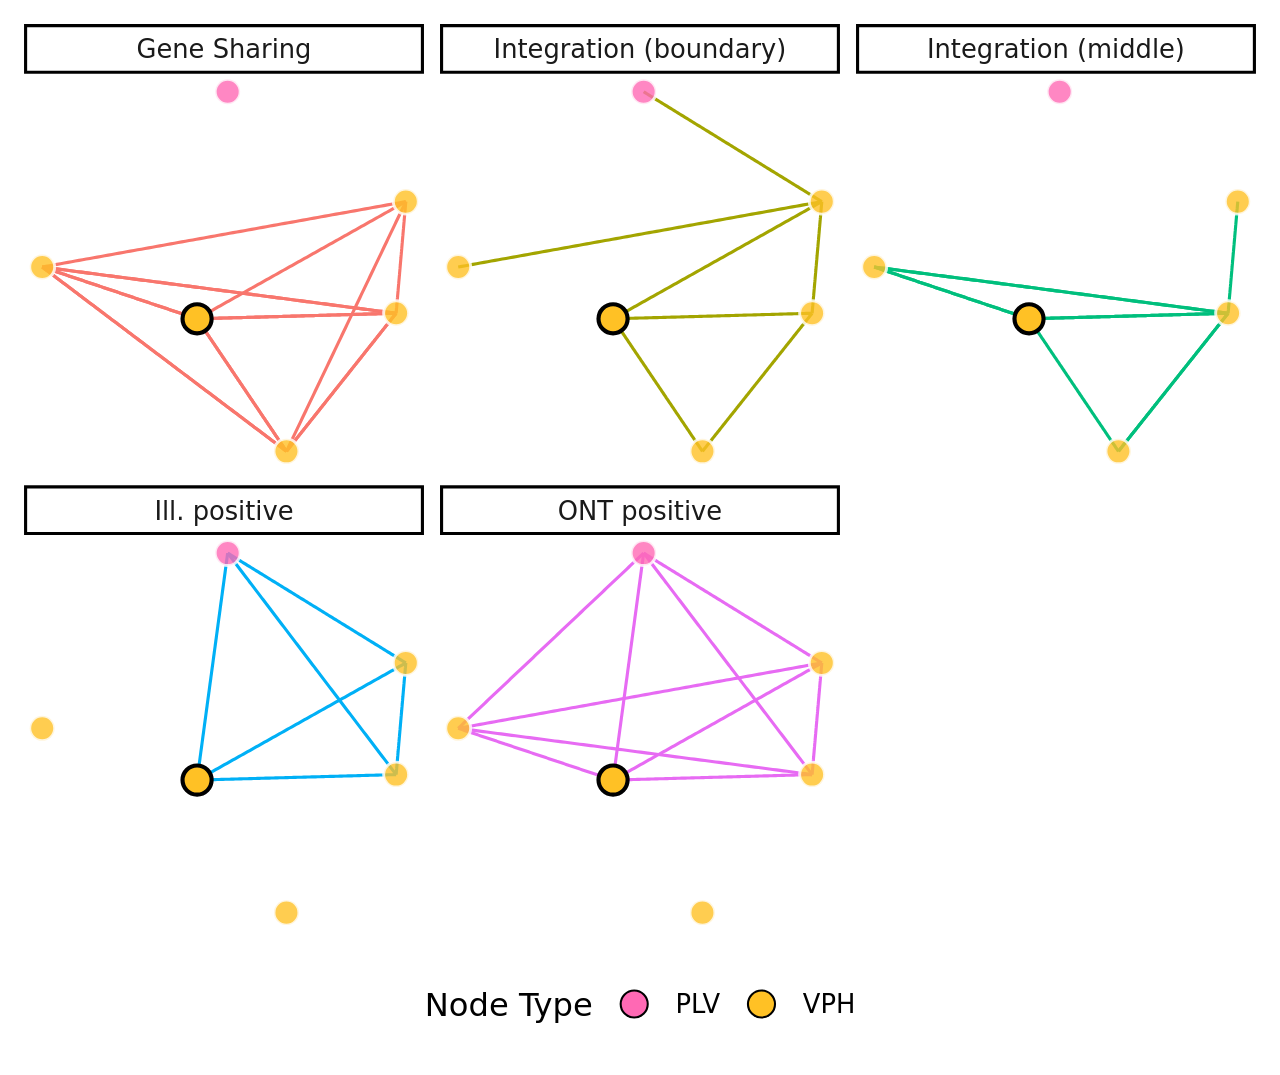
<file: cluster_plots/Damh_tig00014446-10-220150_vph_interactive.html>
<!DOCTYPE html>
<html lang="en">
<head>
<meta charset="utf-8"/>
<style>body{background-color:white;}</style>
<link href="lib/htmltools-fill-0.5.8.1/fill.css" rel="stylesheet" />
<script src="lib/htmlwidgets-1.6.4/htmlwidgets.js"></script>
<link href="lib/ggiraphjs-0.9.2/girafe.css" rel="stylesheet" />
<script src="lib/ggiraphjs-0.9.2/girafe.js"></script>
<script src="lib/girafe-binding-0.9.2/girafe.js"></script>

</head>
<body>
<div class="girafe html-widget html-fill-item" id="htmlwidget-dfbc8fcb8eb099e13152" style="width:960px;height:500px;"></div>
<script type="application/json" data-for="htmlwidget-dfbc8fcb8eb099e13152">{"x":{"html":"<?xml version=\"1.0\" encoding=\"UTF-8\"?>\n<svg xmlns='http://www.w3.org/2000/svg' xmlns:xlink='http://www.w3.org/1999/xlink' class='ggiraph-svg' role='graphics-document' id='svg_c617bd7accd2ccfe' viewBox='0 0 432 360'>\n <defs id='svg_c617bd7accd2ccfe_defs'>\n  <clipPath id='svg_c617bd7accd2ccfe_c1'>\n   <rect x='0' y='0' width='432' height='360'/>\n  <\/clipPath>\n  <clipPath id='svg_c617bd7accd2ccfe_c2'>\n   <rect x='5.48' y='22.49' width='136.69' height='135.17'/>\n  <\/clipPath>\n  <clipPath id='svg_c617bd7accd2ccfe_c3'>\n   <rect x='5.48' y='180.15' width='136.69' height='135.17'/>\n  <\/clipPath>\n  <clipPath id='svg_c617bd7accd2ccfe_c4'>\n   <rect x='147.65' y='22.49' width='136.69' height='135.17'/>\n  <\/clipPath>\n  <clipPath id='svg_c617bd7accd2ccfe_c5'>\n   <rect x='147.65' y='180.15' width='136.69' height='135.17'/>\n  <\/clipPath>\n  <clipPath id='svg_c617bd7accd2ccfe_c6'>\n   <rect x='289.83' y='22.49' width='136.69' height='135.17'/>\n  <\/clipPath>\n  <clipPath id='svg_c617bd7accd2ccfe_c7'>\n   <rect x='5.48' y='163.14' width='136.69' height='17.01'/>\n  <\/clipPath>\n  <clipPath id='svg_c617bd7accd2ccfe_c8'>\n   <rect x='147.65' y='163.14' width='136.69' height='17.01'/>\n  <\/clipPath>\n  <clipPath id='svg_c617bd7accd2ccfe_c9'>\n   <rect x='5.48' y='5.48' width='136.69' height='17.01'/>\n  <\/clipPath>\n  <clipPath id='svg_c617bd7accd2ccfe_c10'>\n   <rect x='147.65' y='5.48' width='136.69' height='17.01'/>\n  <\/clipPath>\n  <clipPath id='svg_c617bd7accd2ccfe_c11'>\n   <rect x='289.83' y='5.48' width='136.69' height='17.01'/>\n  <\/clipPath>\n <\/defs>\n <g id='svg_c617bd7accd2ccfe_rootg' class='ggiraph-svg-rootg'>\n  <g clip-path='url(#svg_c617bd7accd2ccfe_c1)'>\n   <rect x='0' y='0' width='432' height='360' fill='#FFFFFF' fill-opacity='1' stroke='#FFFFFF' stroke-opacity='1' stroke-width='0.75' stroke-linejoin='round' stroke-linecap='round' class='ggiraph-svg-bg'/>\n   <rect x='0' y='0' width='432' height='360' fill='#FFFFFF' fill-opacity='1' stroke='#FFFFFF' stroke-opacity='1' stroke-width='1.07' stroke-linejoin='round' stroke-linecap='round'/>\n  <\/g>\n  <g clip-path='url(#svg_c617bd7accd2ccfe_c2)'>\n   <rect x='5.48' y='22.49' width='136.69' height='135.17' fill='#FFFFFF' fill-opacity='1' stroke='none'/>\n   <polyline points='64.62,106.22 64.92,106.68 65.23,107.13 65.54,107.59 65.85,108.05 66.16,108.51 66.47,108.97 66.78,109.42 67.08,109.88 67.39,110.34 67.70,110.80 68.01,111.25 68.32,111.71 68.63,112.17 68.94,112.63 69.24,113.08 69.55,113.54 69.86,114.00 70.17,114.46 70.48,114.91 70.79,115.37 71.10,115.83 71.40,116.29 71.71,116.74 72.02,117.20 72.33,117.66 72.64,118.12 72.95,118.57 73.26,119.03 73.56,119.49 73.87,119.95 74.18,120.40 74.49,120.86 74.80,121.32 75.11,121.78 75.42,122.23 75.72,122.69 76.03,123.15 76.34,123.61 76.65,124.06 76.96,124.52 77.27,124.98 77.58,125.44 77.88,125.89 78.19,126.35 78.50,126.81 78.81,127.27 79.12,127.72 79.43,128.18 79.73,128.64 80.04,129.10 80.35,129.55 80.66,130.01 80.97,130.47 81.28,130.93 81.59,131.39 81.89,131.84 82.20,132.30 82.51,132.76 82.82,133.22 83.13,133.67 83.44,134.13 83.75,134.59 84.05,135.05 84.36,135.50 84.67,135.96 84.98,136.42 85.29,136.88 85.60,137.33 85.91,137.79 86.21,138.25 86.52,138.71 86.83,139.16 87.14,139.62 87.45,140.08 87.76,140.54 88.07,140.99 88.37,141.45 88.68,141.91 88.99,142.37 89.30,142.82 89.61,143.28 89.92,143.74 90.23,144.20 90.53,144.65 90.84,145.11 91.15,145.57 91.46,146.03 91.77,146.48 92.08,146.94 92.39,147.40 92.69,147.86 93.00,148.31 93.31,148.77 93.62,149.23 93.93,149.69 94.24,150.14 94.55,150.60 94.85,151.06 95.16,151.52' fill='none' stroke='#F8766D' stroke-opacity='1' stroke-width='1.07' stroke-linejoin='round' stroke-linecap='butt'/>\n   <polyline points='64.62,106.22 65.30,106.20 65.99,106.18 66.68,106.16 67.36,106.14 68.05,106.12 68.74,106.11 69.43,106.09 70.11,106.07 70.80,106.05 71.49,106.03 72.17,106.01 72.86,105.99 73.55,105.97 74.24,105.95 74.92,105.93 75.61,105.92 76.30,105.90 76.99,105.88 77.67,105.86 78.36,105.84 79.05,105.82 79.73,105.80 80.42,105.78 81.11,105.76 81.80,105.74 82.48,105.73 83.17,105.71 83.86,105.69 84.54,105.67 85.23,105.65 85.92,105.63 86.61,105.61 87.29,105.59 87.98,105.57 88.67,105.55 89.35,105.53 90.04,105.52 90.73,105.50 91.42,105.48 92.10,105.46 92.79,105.44 93.48,105.42 94.17,105.40 94.85,105.38 95.54,105.36 96.23,105.34 96.91,105.33 97.60,105.31 98.29,105.29 98.98,105.27 99.66,105.25 100.35,105.23 101.04,105.21 101.72,105.19 102.41,105.17 103.10,105.15 103.79,105.14 104.47,105.12 105.16,105.10 105.85,105.08 106.53,105.06 107.22,105.04 107.91,105.02 108.60,105.00 109.28,104.98 109.97,104.96 110.66,104.94 111.35,104.93 112.03,104.91 112.72,104.89 113.41,104.87 114.09,104.85 114.78,104.83 115.47,104.81 116.16,104.79 116.84,104.77 117.53,104.75 118.22,104.74 118.90,104.72 119.59,104.70 120.28,104.68 120.97,104.66 121.65,104.64 122.34,104.62 123.03,104.60 123.71,104.58 124.40,104.56 125.09,104.55 125.78,104.53 126.46,104.51 127.15,104.49 127.84,104.47 128.53,104.45 129.21,104.43 129.90,104.41 130.59,104.39 131.27,104.37 131.96,104.35 132.65,104.34' fill='none' stroke='#F8766D' stroke-opacity='1' stroke-width='1.07' stroke-linejoin='round' stroke-linecap='butt'/>\n   <polyline points='64.62,106.22 64.08,106.04 63.55,105.86 63.01,105.68 62.48,105.50 61.94,105.33 61.41,105.15 60.87,104.97 60.34,104.79 59.80,104.61 59.27,104.43 58.74,104.25 58.20,104.07 57.67,103.90 57.13,103.72 56.60,103.54 56.06,103.36 55.53,103.18 54.99,103.00 54.46,102.82 53.92,102.64 53.39,102.47 52.86,102.29 52.32,102.11 51.79,101.93 51.25,101.75 50.72,101.57 50.18,101.39 49.65,101.21 49.11,101.04 48.58,100.86 48.04,100.68 47.51,100.50 46.97,100.32 46.44,100.14 45.91,99.96 45.37,99.78 44.84,99.61 44.30,99.43 43.77,99.25 43.23,99.07 42.70,98.89 42.16,98.71 41.63,98.53 41.09,98.35 40.56,98.17 40.03,98.00 39.49,97.82 38.96,97.64 38.42,97.46 37.89,97.28 37.35,97.10 36.82,96.92 36.28,96.74 35.75,96.57 35.21,96.39 34.68,96.21 34.14,96.03 33.61,95.85 33.08,95.67 32.54,95.49 32.01,95.31 31.47,95.14 30.94,94.96 30.40,94.78 29.87,94.60 29.33,94.42 28.80,94.24 28.26,94.06 27.73,93.88 27.20,93.71 26.66,93.53 26.13,93.35 25.59,93.17 25.06,92.99 24.52,92.81 23.99,92.63 23.45,92.45 22.92,92.28 22.38,92.10 21.85,91.92 21.32,91.74 20.78,91.56 20.25,91.38 19.71,91.20 19.18,91.02 18.64,90.85 18.11,90.67 17.57,90.49 17.04,90.31 16.50,90.13 15.97,89.95 15.43,89.77 14.90,89.59 14.37,89.42 13.83,89.24 13.30,89.06 12.76,88.88 12.23,88.70 11.69,88.52' fill='none' stroke='#F8766D' stroke-opacity='1' stroke-width='1.07' stroke-linejoin='round' stroke-linecap='butt'/>\n   <polyline points='64.62,106.22 65.34,105.82 66.06,105.41 66.78,105.01 67.50,104.60 68.22,104.20 68.94,103.79 69.66,103.39 70.38,102.98 71.10,102.58 71.82,102.17 72.54,101.77 73.26,101.37 73.98,100.96 74.70,100.56 75.43,100.15 76.15,99.75 76.87,99.34 77.59,98.94 78.31,98.53 79.03,98.13 79.75,97.73 80.47,97.32 81.19,96.92 81.91,96.51 82.63,96.11 83.35,95.70 84.07,95.30 84.79,94.89 85.51,94.49 86.24,94.08 86.96,93.68 87.68,93.28 88.40,92.87 89.12,92.47 89.84,92.06 90.56,91.66 91.28,91.25 92.00,90.85 92.72,90.44 93.44,90.04 94.16,89.63 94.88,89.23 95.60,88.83 96.32,88.42 97.05,88.02 97.77,87.61 98.49,87.21 99.21,86.80 99.93,86.40 100.65,85.99 101.37,85.59 102.09,85.19 102.81,84.78 103.53,84.38 104.25,83.97 104.97,83.57 105.69,83.16 106.41,82.76 107.13,82.35 107.85,81.95 108.58,81.54 109.30,81.14 110.02,80.74 110.74,80.33 111.46,79.93 112.18,79.52 112.90,79.12 113.62,78.71 114.34,78.31 115.06,77.90 115.78,77.50 116.50,77.09 117.22,76.69 117.94,76.29 118.66,75.88 119.39,75.48 120.11,75.07 120.83,74.67 121.55,74.26 122.27,73.86 122.99,73.45 123.71,73.05 124.43,72.65 125.15,72.24 125.87,71.84 126.59,71.43 127.31,71.03 128.03,70.62 128.75,70.22 129.47,69.81 130.19,69.41 130.92,69.00 131.64,68.60 132.36,68.20 133.08,67.79 133.80,67.39 134.52,66.98 135.24,66.58 135.96,66.17' fill='none' stroke='#F8766D' stroke-opacity='1' stroke-width='1.07' stroke-linejoin='round' stroke-linecap='butt'/>\n   <polyline points='135.96,66.17 135.55,67.03 135.14,67.90 134.72,68.76 134.31,69.62 133.90,70.48 133.49,71.35 133.08,72.21 132.66,73.07 132.25,73.93 131.84,74.79 131.43,75.66 131.01,76.52 130.60,77.38 130.19,78.24 129.78,79.10 129.37,79.97 128.95,80.83 128.54,81.69 128.13,82.55 127.72,83.41 127.31,84.28 126.89,85.14 126.48,86.00 126.07,86.86 125.66,87.72 125.25,88.59 124.83,89.45 124.42,90.31 124.01,91.17 123.60,92.03 123.19,92.90 122.77,93.76 122.36,94.62 121.95,95.48 121.54,96.35 121.12,97.21 120.71,98.07 120.30,98.93 119.89,99.79 119.48,100.66 119.06,101.52 118.65,102.38 118.24,103.24 117.83,104.10 117.42,104.97 117.00,105.83 116.59,106.69 116.18,107.55 115.77,108.41 115.36,109.28 114.94,110.14 114.53,111.00 114.12,111.86 113.71,112.72 113.29,113.59 112.88,114.45 112.47,115.31 112.06,116.17 111.65,117.03 111.23,117.90 110.82,118.76 110.41,119.62 110.00,120.48 109.59,121.34 109.17,122.21 108.76,123.07 108.35,123.93 107.94,124.79 107.53,125.66 107.11,126.52 106.70,127.38 106.29,128.24 105.88,129.10 105.47,129.97 105.05,130.83 104.64,131.69 104.23,132.55 103.82,133.41 103.40,134.28 102.99,135.14 102.58,136.00 102.17,136.86 101.76,137.72 101.34,138.59 100.93,139.45 100.52,140.31 100.11,141.17 99.70,142.03 99.28,142.90 98.87,143.76 98.46,144.62 98.05,145.48 97.64,146.34 97.22,147.21 96.81,148.07 96.40,148.93 95.99,149.79 95.57,150.66 95.16,151.52' fill='none' stroke='#F8766D' stroke-opacity='1' stroke-width='1.07' stroke-linejoin='round' stroke-linecap='butt'/>\n   <polyline points='135.96,66.17 135.93,66.56 135.89,66.94 135.86,67.33 135.83,67.71 135.79,68.10 135.76,68.49 135.73,68.87 135.69,69.26 135.66,69.64 135.63,70.03 135.59,70.41 135.56,70.80 135.53,71.18 135.49,71.57 135.46,71.96 135.42,72.34 135.39,72.73 135.36,73.11 135.32,73.50 135.29,73.88 135.26,74.27 135.22,74.65 135.19,75.04 135.16,75.42 135.12,75.81 135.09,76.20 135.06,76.58 135.02,76.97 134.99,77.35 134.96,77.74 134.92,78.12 134.89,78.51 134.86,78.89 134.82,79.28 134.79,79.66 134.76,80.05 134.72,80.44 134.69,80.82 134.66,81.21 134.62,81.59 134.59,81.98 134.56,82.36 134.52,82.75 134.49,83.13 134.45,83.52 134.42,83.91 134.39,84.29 134.35,84.68 134.32,85.06 134.29,85.45 134.25,85.83 134.22,86.22 134.19,86.60 134.15,86.99 134.12,87.37 134.09,87.76 134.05,88.15 134.02,88.53 133.99,88.92 133.95,89.30 133.92,89.69 133.89,90.07 133.85,90.46 133.82,90.84 133.79,91.23 133.75,91.61 133.72,92.00 133.69,92.39 133.65,92.77 133.62,93.16 133.58,93.54 133.55,93.93 133.52,94.31 133.48,94.70 133.45,95.08 133.42,95.47 133.38,95.86 133.35,96.24 133.32,96.63 133.28,97.01 133.25,97.40 133.22,97.78 133.18,98.17 133.15,98.55 133.12,98.94 133.08,99.32 133.05,99.71 133.02,100.10 132.98,100.48 132.95,100.87 132.92,101.25 132.88,101.64 132.85,102.02 132.82,102.41 132.78,102.79 132.75,103.18 132.72,103.56 132.68,103.95 132.65,104.34' fill='none' stroke='#F8766D' stroke-opacity='1' stroke-width='1.07' stroke-linejoin='round' stroke-linecap='butt'/>\n   <polyline points='135.96,66.17 134.70,66.40 133.45,66.62 132.19,66.85 130.94,67.08 129.68,67.30 128.43,67.53 127.17,67.75 125.92,67.98 124.66,68.20 123.41,68.43 122.15,68.66 120.90,68.88 119.64,69.11 118.39,69.33 117.13,69.56 115.88,69.78 114.62,70.01 113.37,70.24 112.11,70.46 110.86,70.69 109.60,70.91 108.35,71.14 107.09,71.36 105.83,71.59 104.58,71.82 103.32,72.04 102.07,72.27 100.81,72.49 99.56,72.72 98.30,72.95 97.05,73.17 95.79,73.40 94.54,73.62 93.28,73.85 92.03,74.07 90.77,74.30 89.52,74.53 88.26,74.75 87.01,74.98 85.75,75.20 84.50,75.43 83.24,75.65 81.99,75.88 80.73,76.11 79.47,76.33 78.22,76.56 76.96,76.78 75.71,77.01 74.45,77.23 73.20,77.46 71.94,77.69 70.69,77.91 69.43,78.14 68.18,78.36 66.92,78.59 65.67,78.81 64.41,79.04 63.16,79.27 61.90,79.49 60.65,79.72 59.39,79.94 58.14,80.17 56.88,80.39 55.63,80.62 54.37,80.85 53.12,81.07 51.86,81.30 50.60,81.52 49.35,81.75 48.09,81.97 46.84,82.20 45.58,82.43 44.33,82.65 43.07,82.88 41.82,83.10 40.56,83.33 39.31,83.55 38.05,83.78 36.80,84.01 35.54,84.23 34.29,84.46 33.03,84.68 31.78,84.91 30.52,85.14 29.27,85.36 28.01,85.59 26.76,85.81 25.50,86.04 24.25,86.26 22.99,86.49 21.73,86.72 20.48,86.94 19.22,87.17 17.97,87.39 16.71,87.62 15.46,87.84 14.20,88.07 12.95,88.30 11.69,88.52' fill='none' stroke='#F8766D' stroke-opacity='1' stroke-width='1.07' stroke-linejoin='round' stroke-linecap='butt'/>\n   <polyline points='64.62,106.22 64.92,106.68 65.23,107.13 65.54,107.59 65.85,108.05 66.16,108.51 66.47,108.97 66.78,109.42 67.08,109.88 67.39,110.34 67.70,110.80 68.01,111.25 68.32,111.71 68.63,112.17 68.94,112.63 69.24,113.08 69.55,113.54 69.86,114.00 70.17,114.46 70.48,114.91 70.79,115.37 71.10,115.83 71.40,116.29 71.71,116.74 72.02,117.20 72.33,117.66 72.64,118.12 72.95,118.57 73.26,119.03 73.56,119.49 73.87,119.95 74.18,120.40 74.49,120.86 74.80,121.32 75.11,121.78 75.42,122.23 75.72,122.69 76.03,123.15 76.34,123.61 76.65,124.06 76.96,124.52 77.27,124.98 77.58,125.44 77.88,125.89 78.19,126.35 78.50,126.81 78.81,127.27 79.12,127.72 79.43,128.18 79.73,128.64 80.04,129.10 80.35,129.55 80.66,130.01 80.97,130.47 81.28,130.93 81.59,131.39 81.89,131.84 82.20,132.30 82.51,132.76 82.82,133.22 83.13,133.67 83.44,134.13 83.75,134.59 84.05,135.05 84.36,135.50 84.67,135.96 84.98,136.42 85.29,136.88 85.60,137.33 85.91,137.79 86.21,138.25 86.52,138.71 86.83,139.16 87.14,139.62 87.45,140.08 87.76,140.54 88.07,140.99 88.37,141.45 88.68,141.91 88.99,142.37 89.30,142.82 89.61,143.28 89.92,143.74 90.23,144.20 90.53,144.65 90.84,145.11 91.15,145.57 91.46,146.03 91.77,146.48 92.08,146.94 92.39,147.40 92.69,147.86 93.00,148.31 93.31,148.77 93.62,149.23 93.93,149.69 94.24,150.14 94.55,150.60 94.85,151.06 95.16,151.52' fill='none' stroke='#F8766D' stroke-opacity='1' stroke-width='1.07' stroke-linejoin='round' stroke-linecap='butt'/>\n   <polyline points='95.16,151.52 95.54,151.04 95.92,150.56 96.30,150.09 96.68,149.61 97.06,149.13 97.43,148.66 97.81,148.18 98.19,147.70 98.57,147.23 98.95,146.75 99.33,146.27 99.71,145.80 100.08,145.32 100.46,144.85 100.84,144.37 101.22,143.89 101.60,143.42 101.98,142.94 102.36,142.46 102.74,141.99 103.11,141.51 103.49,141.03 103.87,140.56 104.25,140.08 104.63,139.60 105.01,139.13 105.39,138.65 105.76,138.17 106.14,137.70 106.52,137.22 106.90,136.74 107.28,136.27 107.66,135.79 108.04,135.31 108.42,134.84 108.79,134.36 109.17,133.88 109.55,133.41 109.93,132.93 110.31,132.45 110.69,131.98 111.07,131.50 111.44,131.02 111.82,130.55 112.20,130.07 112.58,129.59 112.96,129.12 113.34,128.64 113.72,128.16 114.09,127.69 114.47,127.21 114.85,126.74 115.23,126.26 115.61,125.78 115.99,125.31 116.37,124.83 116.75,124.35 117.12,123.88 117.50,123.40 117.88,122.92 118.26,122.45 118.64,121.97 119.02,121.49 119.40,121.02 119.77,120.54 120.15,120.06 120.53,119.59 120.91,119.11 121.29,118.63 121.67,118.16 122.05,117.68 122.42,117.20 122.80,116.73 123.18,116.25 123.56,115.77 123.94,115.30 124.32,114.82 124.70,114.34 125.08,113.87 125.45,113.39 125.83,112.91 126.21,112.44 126.59,111.96 126.97,111.48 127.35,111.01 127.73,110.53 128.10,110.05 128.48,109.58 128.86,109.10 129.24,108.62 129.62,108.15 130.00,107.67 130.38,107.20 130.76,106.72 131.13,106.24 131.51,105.77 131.89,105.29 132.27,104.81 132.65,104.34' fill='none' stroke='#F8766D' stroke-opacity='1' stroke-width='1.07' stroke-linejoin='round' stroke-linecap='butt'/>\n   <polyline points='95.16,151.52 94.32,150.88 93.48,150.24 92.63,149.61 91.79,148.97 90.95,148.34 90.10,147.70 89.26,147.06 88.42,146.43 87.57,145.79 86.73,145.15 85.89,144.52 85.05,143.88 84.20,143.25 83.36,142.61 82.52,141.97 81.67,141.34 80.83,140.70 79.99,140.06 79.14,139.43 78.30,138.79 77.46,138.15 76.61,137.52 75.77,136.88 74.93,136.25 74.08,135.61 73.24,134.97 72.40,134.34 71.55,133.70 70.71,133.06 69.87,132.43 69.03,131.79 68.18,131.15 67.34,130.52 66.50,129.88 65.65,129.25 64.81,128.61 63.97,127.97 63.12,127.34 62.28,126.70 61.44,126.06 60.59,125.43 59.75,124.79 58.91,124.16 58.06,123.52 57.22,122.88 56.38,122.25 55.54,121.61 54.69,120.97 53.85,120.34 53.01,119.70 52.16,119.06 51.32,118.43 50.48,117.79 49.63,117.16 48.79,116.52 47.95,115.88 47.10,115.25 46.26,114.61 45.42,113.97 44.57,113.34 43.73,112.70 42.89,112.07 42.05,111.43 41.20,110.79 40.36,110.16 39.52,109.52 38.67,108.88 37.83,108.25 36.99,107.61 36.14,106.97 35.30,106.34 34.46,105.70 33.61,105.07 32.77,104.43 31.93,103.79 31.08,103.16 30.24,102.52 29.40,101.88 28.56,101.25 27.71,100.61 26.87,99.98 26.03,99.34 25.18,98.70 24.34,98.07 23.50,97.43 22.65,96.79 21.81,96.16 20.97,95.52 20.12,94.88 19.28,94.25 18.44,93.61 17.59,92.98 16.75,92.34 15.91,91.70 15.07,91.07 14.22,90.43 13.38,89.79 12.54,89.16 11.69,88.52' fill='none' stroke='#F8766D' stroke-opacity='1' stroke-width='1.07' stroke-linejoin='round' stroke-linecap='butt'/>\n   <polyline points='64.62,106.22 65.30,106.20 65.99,106.18 66.68,106.16 67.36,106.14 68.05,106.12 68.74,106.11 69.43,106.09 70.11,106.07 70.80,106.05 71.49,106.03 72.17,106.01 72.86,105.99 73.55,105.97 74.24,105.95 74.92,105.93 75.61,105.92 76.30,105.90 76.99,105.88 77.67,105.86 78.36,105.84 79.05,105.82 79.73,105.80 80.42,105.78 81.11,105.76 81.80,105.74 82.48,105.73 83.17,105.71 83.86,105.69 84.54,105.67 85.23,105.65 85.92,105.63 86.61,105.61 87.29,105.59 87.98,105.57 88.67,105.55 89.35,105.53 90.04,105.52 90.73,105.50 91.42,105.48 92.10,105.46 92.79,105.44 93.48,105.42 94.17,105.40 94.85,105.38 95.54,105.36 96.23,105.34 96.91,105.33 97.60,105.31 98.29,105.29 98.98,105.27 99.66,105.25 100.35,105.23 101.04,105.21 101.72,105.19 102.41,105.17 103.10,105.15 103.79,105.14 104.47,105.12 105.16,105.10 105.85,105.08 106.53,105.06 107.22,105.04 107.91,105.02 108.60,105.00 109.28,104.98 109.97,104.96 110.66,104.94 111.35,104.93 112.03,104.91 112.72,104.89 113.41,104.87 114.09,104.85 114.78,104.83 115.47,104.81 116.16,104.79 116.84,104.77 117.53,104.75 118.22,104.74 118.90,104.72 119.59,104.70 120.28,104.68 120.97,104.66 121.65,104.64 122.34,104.62 123.03,104.60 123.71,104.58 124.40,104.56 125.09,104.55 125.78,104.53 126.46,104.51 127.15,104.49 127.84,104.47 128.53,104.45 129.21,104.43 129.90,104.41 130.59,104.39 131.27,104.37 131.96,104.35 132.65,104.34' fill='none' stroke='#F8766D' stroke-opacity='1' stroke-width='1.07' stroke-linejoin='round' stroke-linecap='butt'/>\n   <polyline points='95.16,151.52 95.54,151.04 95.92,150.56 96.30,150.09 96.68,149.61 97.06,149.13 97.43,148.66 97.81,148.18 98.19,147.70 98.57,147.23 98.95,146.75 99.33,146.27 99.71,145.80 100.08,145.32 100.46,144.85 100.84,144.37 101.22,143.89 101.60,143.42 101.98,142.94 102.36,142.46 102.74,141.99 103.11,141.51 103.49,141.03 103.87,140.56 104.25,140.08 104.63,139.60 105.01,139.13 105.39,138.65 105.76,138.17 106.14,137.70 106.52,137.22 106.90,136.74 107.28,136.27 107.66,135.79 108.04,135.31 108.42,134.84 108.79,134.36 109.17,133.88 109.55,133.41 109.93,132.93 110.31,132.45 110.69,131.98 111.07,131.50 111.44,131.02 111.82,130.55 112.20,130.07 112.58,129.59 112.96,129.12 113.34,128.64 113.72,128.16 114.09,127.69 114.47,127.21 114.85,126.74 115.23,126.26 115.61,125.78 115.99,125.31 116.37,124.83 116.75,124.35 117.12,123.88 117.50,123.40 117.88,122.92 118.26,122.45 118.64,121.97 119.02,121.49 119.40,121.02 119.77,120.54 120.15,120.06 120.53,119.59 120.91,119.11 121.29,118.63 121.67,118.16 122.05,117.68 122.42,117.20 122.80,116.73 123.18,116.25 123.56,115.77 123.94,115.30 124.32,114.82 124.70,114.34 125.08,113.87 125.45,113.39 125.83,112.91 126.21,112.44 126.59,111.96 126.97,111.48 127.35,111.01 127.73,110.53 128.10,110.05 128.48,109.58 128.86,109.10 129.24,108.62 129.62,108.15 130.00,107.67 130.38,107.20 130.76,106.72 131.13,106.24 131.51,105.77 131.89,105.29 132.27,104.81 132.65,104.34' fill='none' stroke='#F8766D' stroke-opacity='1' stroke-width='1.07' stroke-linejoin='round' stroke-linecap='butt'/>\n   <polyline points='132.65,104.34 131.43,104.18 130.20,104.02 128.98,103.86 127.76,103.70 126.54,103.54 125.32,103.38 124.10,103.22 122.87,103.06 121.65,102.90 120.43,102.74 119.21,102.58 117.99,102.42 116.77,102.26 115.54,102.10 114.32,101.94 113.10,101.78 111.88,101.62 110.66,101.46 109.43,101.30 108.21,101.14 106.99,100.98 105.77,100.82 104.55,100.66 103.33,100.50 102.10,100.34 100.88,100.18 99.66,100.02 98.44,99.86 97.22,99.70 96.00,99.54 94.77,99.38 93.55,99.22 92.33,99.06 91.11,98.90 89.89,98.74 88.66,98.58 87.44,98.43 86.22,98.27 85.00,98.11 83.78,97.95 82.56,97.79 81.33,97.63 80.11,97.47 78.89,97.31 77.67,97.15 76.45,96.99 75.22,96.83 74.00,96.67 72.78,96.51 71.56,96.35 70.34,96.19 69.12,96.03 67.89,95.87 66.67,95.71 65.45,95.55 64.23,95.39 63.01,95.23 61.79,95.07 60.56,94.91 59.34,94.75 58.12,94.59 56.90,94.43 55.68,94.27 54.45,94.11 53.23,93.95 52.01,93.79 50.79,93.63 49.57,93.47 48.35,93.31 47.12,93.15 45.90,92.99 44.68,92.83 43.46,92.67 42.24,92.51 41.02,92.36 39.79,92.20 38.57,92.04 37.35,91.88 36.13,91.72 34.91,91.56 33.68,91.40 32.46,91.24 31.24,91.08 30.02,90.92 28.80,90.76 27.58,90.60 26.35,90.44 25.13,90.28 23.91,90.12 22.69,89.96 21.47,89.80 20.25,89.64 19.02,89.48 17.80,89.32 16.58,89.16 15.36,89.00 14.14,88.84 12.91,88.68 11.69,88.52' fill='none' stroke='#F8766D' stroke-opacity='1' stroke-width='1.07' stroke-linejoin='round' stroke-linecap='butt'/>\n   <polyline points='64.62,106.22 64.08,106.04 63.55,105.86 63.01,105.68 62.48,105.50 61.94,105.33 61.41,105.15 60.87,104.97 60.34,104.79 59.80,104.61 59.27,104.43 58.74,104.25 58.20,104.07 57.67,103.90 57.13,103.72 56.60,103.54 56.06,103.36 55.53,103.18 54.99,103.00 54.46,102.82 53.92,102.64 53.39,102.47 52.86,102.29 52.32,102.11 51.79,101.93 51.25,101.75 50.72,101.57 50.18,101.39 49.65,101.21 49.11,101.04 48.58,100.86 48.04,100.68 47.51,100.50 46.97,100.32 46.44,100.14 45.91,99.96 45.37,99.78 44.84,99.61 44.30,99.43 43.77,99.25 43.23,99.07 42.70,98.89 42.16,98.71 41.63,98.53 41.09,98.35 40.56,98.17 40.03,98.00 39.49,97.82 38.96,97.64 38.42,97.46 37.89,97.28 37.35,97.10 36.82,96.92 36.28,96.74 35.75,96.57 35.21,96.39 34.68,96.21 34.14,96.03 33.61,95.85 33.08,95.67 32.54,95.49 32.01,95.31 31.47,95.14 30.94,94.96 30.40,94.78 29.87,94.60 29.33,94.42 28.80,94.24 28.26,94.06 27.73,93.88 27.20,93.71 26.66,93.53 26.13,93.35 25.59,93.17 25.06,92.99 24.52,92.81 23.99,92.63 23.45,92.45 22.92,92.28 22.38,92.10 21.85,91.92 21.32,91.74 20.78,91.56 20.25,91.38 19.71,91.20 19.18,91.02 18.64,90.85 18.11,90.67 17.57,90.49 17.04,90.31 16.50,90.13 15.97,89.95 15.43,89.77 14.90,89.59 14.37,89.42 13.83,89.24 13.30,89.06 12.76,88.88 12.23,88.70 11.69,88.52' fill='none' stroke='#F8766D' stroke-opacity='1' stroke-width='1.07' stroke-linejoin='round' stroke-linecap='butt'/>\n   <polyline points='95.16,151.52 94.32,150.88 93.48,150.24 92.63,149.61 91.79,148.97 90.95,148.34 90.10,147.70 89.26,147.06 88.42,146.43 87.57,145.79 86.73,145.15 85.89,144.52 85.05,143.88 84.20,143.25 83.36,142.61 82.52,141.97 81.67,141.34 80.83,140.70 79.99,140.06 79.14,139.43 78.30,138.79 77.46,138.15 76.61,137.52 75.77,136.88 74.93,136.25 74.08,135.61 73.24,134.97 72.40,134.34 71.55,133.70 70.71,133.06 69.87,132.43 69.03,131.79 68.18,131.15 67.34,130.52 66.50,129.88 65.65,129.25 64.81,128.61 63.97,127.97 63.12,127.34 62.28,126.70 61.44,126.06 60.59,125.43 59.75,124.79 58.91,124.16 58.06,123.52 57.22,122.88 56.38,122.25 55.54,121.61 54.69,120.97 53.85,120.34 53.01,119.70 52.16,119.06 51.32,118.43 50.48,117.79 49.63,117.16 48.79,116.52 47.95,115.88 47.10,115.25 46.26,114.61 45.42,113.97 44.57,113.34 43.73,112.70 42.89,112.07 42.05,111.43 41.20,110.79 40.36,110.16 39.52,109.52 38.67,108.88 37.83,108.25 36.99,107.61 36.14,106.97 35.30,106.34 34.46,105.70 33.61,105.07 32.77,104.43 31.93,103.79 31.08,103.16 30.24,102.52 29.40,101.88 28.56,101.25 27.71,100.61 26.87,99.98 26.03,99.34 25.18,98.70 24.34,98.07 23.50,97.43 22.65,96.79 21.81,96.16 20.97,95.52 20.12,94.88 19.28,94.25 18.44,93.61 17.59,92.98 16.75,92.34 15.91,91.70 15.07,91.07 14.22,90.43 13.38,89.79 12.54,89.16 11.69,88.52' fill='none' stroke='#F8766D' stroke-opacity='1' stroke-width='1.07' stroke-linejoin='round' stroke-linecap='butt'/>\n   <polyline points='132.65,104.34 131.43,104.18 130.20,104.02 128.98,103.86 127.76,103.70 126.54,103.54 125.32,103.38 124.10,103.22 122.87,103.06 121.65,102.90 120.43,102.74 119.21,102.58 117.99,102.42 116.77,102.26 115.54,102.10 114.32,101.94 113.10,101.78 111.88,101.62 110.66,101.46 109.43,101.30 108.21,101.14 106.99,100.98 105.77,100.82 104.55,100.66 103.33,100.50 102.10,100.34 100.88,100.18 99.66,100.02 98.44,99.86 97.22,99.70 96.00,99.54 94.77,99.38 93.55,99.22 92.33,99.06 91.11,98.90 89.89,98.74 88.66,98.58 87.44,98.43 86.22,98.27 85.00,98.11 83.78,97.95 82.56,97.79 81.33,97.63 80.11,97.47 78.89,97.31 77.67,97.15 76.45,96.99 75.22,96.83 74.00,96.67 72.78,96.51 71.56,96.35 70.34,96.19 69.12,96.03 67.89,95.87 66.67,95.71 65.45,95.55 64.23,95.39 63.01,95.23 61.79,95.07 60.56,94.91 59.34,94.75 58.12,94.59 56.90,94.43 55.68,94.27 54.45,94.11 53.23,93.95 52.01,93.79 50.79,93.63 49.57,93.47 48.35,93.31 47.12,93.15 45.90,92.99 44.68,92.83 43.46,92.67 42.24,92.51 41.02,92.36 39.79,92.20 38.57,92.04 37.35,91.88 36.13,91.72 34.91,91.56 33.68,91.40 32.46,91.24 31.24,91.08 30.02,90.92 28.80,90.76 27.58,90.60 26.35,90.44 25.13,90.28 23.91,90.12 22.69,89.96 21.47,89.80 20.25,89.64 19.02,89.48 17.80,89.32 16.58,89.16 15.36,89.00 14.14,88.84 12.91,88.68 11.69,88.52' fill='none' stroke='#F8766D' stroke-opacity='1' stroke-width='1.07' stroke-linejoin='round' stroke-linecap='butt'/>\n   <circle id='svg_c617bd7accd2ccfe_e1' cx='64.62' cy='106.22' r='3.73pt' fill='#FFC125' fill-opacity='1' stroke='#000000' stroke-opacity='1' stroke-width='1.42' stroke-linejoin='round' stroke-linecap='round' data-id='Damh_tig00014446-10-220150_vph' title='Node ID: Damh_tig00014446-10-220150_vph &amp;lt;br/&amp;gt;Type: vph &amp;lt;br/&amp;gt;Taxonomy: Damh_tig00014446-10-220150_vph &amp;lt;br/&amp;gt;Cas genes:  Not applicable'/>\n   <circle id='svg_c617bd7accd2ccfe_e2' cx='135.96' cy='66.17' r='3.2pt' fill='#FFC125' fill-opacity='0.8' stroke='#FFFFFF' stroke-opacity='0.8' data-id='Damh_tig00046628-10-92530_vph' title='Node ID: Damh_tig00046628-10-92530_vph &amp;lt;br/&amp;gt;Type: vph &amp;lt;br/&amp;gt;Taxonomy: Damh_tig00046628-10-92530_vph &amp;lt;br/&amp;gt;Cas genes:  Not applicable'/>\n   <circle id='svg_c617bd7accd2ccfe_e3' cx='95.16' cy='151.52' r='3.2pt' fill='#FFC125' fill-opacity='0.8' stroke='#FFFFFF' stroke-opacity='0.8' data-id='Hade_tig00086668-10-71420_vph' title='Node ID: Hade_tig00086668-10-71420_vph &amp;lt;br/&amp;gt;Type: vph &amp;lt;br/&amp;gt;Taxonomy: Hade_tig00086668-10-71420_vph &amp;lt;br/&amp;gt;Cas genes:  Not applicable'/>\n   <circle id='svg_c617bd7accd2ccfe_e4' cx='132.65' cy='104.34' r='3.2pt' fill='#FFC125' fill-opacity='0.8' stroke='#FFFFFF' stroke-opacity='0.8' data-id='Lyne_tig00033829-10-240680_vph' title='Node ID: Lyne_tig00033829-10-240680_vph &amp;lt;br/&amp;gt;Type: vph &amp;lt;br/&amp;gt;Taxonomy: Lyne_tig00033829-10-240680_vph &amp;lt;br/&amp;gt;Cas genes:  Not applicable'/>\n   <circle id='svg_c617bd7accd2ccfe_e5' cx='11.69' cy='88.52' r='3.2pt' fill='#FFC125' fill-opacity='0.8' stroke='#FFFFFF' stroke-opacity='0.8' data-id='Lyne_tig00044463-10-176290_vph' title='Node ID: Lyne_tig00044463-10-176290_vph &amp;lt;br/&amp;gt;Type: vph &amp;lt;br/&amp;gt;Taxonomy: Lyne_tig00044463-10-176290_vph &amp;lt;br/&amp;gt;Cas genes:  Not applicable'/>\n   <circle id='svg_c617bd7accd2ccfe_e6' cx='75.08' cy='28.63' r='3.2pt' fill='#FF69B4' fill-opacity='0.8' stroke='#FFFFFF' stroke-opacity='0.8' data-id='Lyne_tig00046032-10-146580_plv' title='Node ID: Lyne_tig00046032-10-146580_plv &amp;lt;br/&amp;gt;Type: plv &amp;lt;br/&amp;gt;Taxonomy: Lyne_tig00046032-10-146580_plv &amp;lt;br/&amp;gt;Cas genes:  None detected.'/>\n  <\/g>\n  <g clip-path='url(#svg_c617bd7accd2ccfe_c3)'>\n   <rect x='5.48' y='180.15' width='136.69' height='135.17' fill='#FFFFFF' fill-opacity='1' stroke='none'/>\n   <polyline points='64.62,263.88 65.34,263.48 66.06,263.07 66.78,262.67 67.50,262.26 68.22,261.86 68.94,261.45 69.66,261.05 70.38,260.65 71.10,260.24 71.82,259.84 72.54,259.43 73.26,259.03 73.98,258.62 74.70,258.22 75.43,257.81 76.15,257.41 76.87,257.00 77.59,256.60 78.31,256.20 79.03,255.79 79.75,255.39 80.47,254.98 81.19,254.58 81.91,254.17 82.63,253.77 83.35,253.36 84.07,252.96 84.79,252.55 85.51,252.15 86.24,251.75 86.96,251.34 87.68,250.94 88.40,250.53 89.12,250.13 89.84,249.72 90.56,249.32 91.28,248.91 92.00,248.51 92.72,248.11 93.44,247.70 94.16,247.30 94.88,246.89 95.60,246.49 96.32,246.08 97.05,245.68 97.77,245.27 98.49,244.87 99.21,244.46 99.93,244.06 100.65,243.66 101.37,243.25 102.09,242.85 102.81,242.44 103.53,242.04 104.25,241.63 104.97,241.23 105.69,240.82 106.41,240.42 107.13,240.01 107.85,239.61 108.58,239.21 109.30,238.80 110.02,238.40 110.74,237.99 111.46,237.59 112.18,237.18 112.90,236.78 113.62,236.37 114.34,235.97 115.06,235.57 115.78,235.16 116.50,234.76 117.22,234.35 117.94,233.95 118.66,233.54 119.39,233.14 120.11,232.73 120.83,232.33 121.55,231.92 122.27,231.52 122.99,231.12 123.71,230.71 124.43,230.31 125.15,229.90 125.87,229.50 126.59,229.09 127.31,228.69 128.03,228.28 128.75,227.88 129.47,227.47 130.19,227.07 130.92,226.67 131.64,226.26 132.36,225.86 133.08,225.45 133.80,225.05 134.52,224.64 135.24,224.24 135.96,223.83' fill='none' stroke='#00B0F6' stroke-opacity='1' stroke-width='1.07' stroke-linejoin='round' stroke-linecap='butt'/>\n   <polyline points='64.62,263.88 65.30,263.86 65.99,263.84 66.68,263.82 67.36,263.81 68.05,263.79 68.74,263.77 69.43,263.75 70.11,263.73 70.80,263.71 71.49,263.69 72.17,263.67 72.86,263.65 73.55,263.63 74.24,263.61 74.92,263.60 75.61,263.58 76.30,263.56 76.99,263.54 77.67,263.52 78.36,263.50 79.05,263.48 79.73,263.46 80.42,263.44 81.11,263.42 81.80,263.41 82.48,263.39 83.17,263.37 83.86,263.35 84.54,263.33 85.23,263.31 85.92,263.29 86.61,263.27 87.29,263.25 87.98,263.23 88.67,263.22 89.35,263.20 90.04,263.18 90.73,263.16 91.42,263.14 92.10,263.12 92.79,263.10 93.48,263.08 94.17,263.06 94.85,263.04 95.54,263.02 96.23,263.01 96.91,262.99 97.60,262.97 98.29,262.95 98.98,262.93 99.66,262.91 100.35,262.89 101.04,262.87 101.72,262.85 102.41,262.83 103.10,262.82 103.79,262.80 104.47,262.78 105.16,262.76 105.85,262.74 106.53,262.72 107.22,262.70 107.91,262.68 108.60,262.66 109.28,262.64 109.97,262.63 110.66,262.61 111.35,262.59 112.03,262.57 112.72,262.55 113.41,262.53 114.09,262.51 114.78,262.49 115.47,262.47 116.16,262.45 116.84,262.43 117.53,262.42 118.22,262.40 118.90,262.38 119.59,262.36 120.28,262.34 120.97,262.32 121.65,262.30 122.34,262.28 123.03,262.26 123.71,262.24 124.40,262.23 125.09,262.21 125.78,262.19 126.46,262.17 127.15,262.15 127.84,262.13 128.53,262.11 129.21,262.09 129.90,262.07 130.59,262.05 131.27,262.04 131.96,262.02 132.65,262.00' fill='none' stroke='#00B0F6' stroke-opacity='1' stroke-width='1.07' stroke-linejoin='round' stroke-linecap='butt'/>\n   <polyline points='64.62,263.88 64.72,263.10 64.83,262.31 64.93,261.53 65.04,260.75 65.14,259.96 65.25,259.18 65.36,258.40 65.46,257.61 65.57,256.83 65.67,256.04 65.78,255.26 65.88,254.48 65.99,253.69 66.10,252.91 66.20,252.13 66.31,251.34 66.41,250.56 66.52,249.77 66.62,248.99 66.73,248.21 66.84,247.42 66.94,246.64 67.05,245.86 67.15,245.07 67.26,244.29 67.36,243.51 67.47,242.72 67.58,241.94 67.68,241.15 67.79,240.37 67.89,239.59 68.00,238.80 68.10,238.02 68.21,237.24 68.31,236.45 68.42,235.67 68.53,234.88 68.63,234.10 68.74,233.32 68.84,232.53 68.95,231.75 69.05,230.97 69.16,230.18 69.27,229.40 69.37,228.62 69.48,227.83 69.58,227.05 69.69,226.26 69.79,225.48 69.90,224.70 70.01,223.91 70.11,223.13 70.22,222.35 70.32,221.56 70.43,220.78 70.53,219.99 70.64,219.21 70.75,218.43 70.85,217.64 70.96,216.86 71.06,216.08 71.17,215.29 71.27,214.51 71.38,213.73 71.49,212.94 71.59,212.16 71.70,211.37 71.80,210.59 71.91,209.81 72.01,209.02 72.12,208.24 72.23,207.46 72.33,206.67 72.44,205.89 72.54,205.10 72.65,204.32 72.75,203.54 72.86,202.75 72.97,201.97 73.07,201.19 73.18,200.40 73.28,199.62 73.39,198.84 73.49,198.05 73.60,197.27 73.71,196.48 73.81,195.70 73.92,194.92 74.02,194.13 74.13,193.35 74.23,192.57 74.34,191.78 74.44,191.00 74.55,190.21 74.66,189.43 74.76,188.65 74.87,187.86 74.97,187.08 75.08,186.30' fill='none' stroke='#00B0F6' stroke-opacity='1' stroke-width='1.07' stroke-linejoin='round' stroke-linecap='butt'/>\n   <polyline points='135.96,223.83 135.93,224.22 135.89,224.61 135.86,224.99 135.83,225.38 135.79,225.76 135.76,226.15 135.73,226.53 135.69,226.92 135.66,227.30 135.63,227.69 135.59,228.07 135.56,228.46 135.53,228.85 135.49,229.23 135.46,229.62 135.42,230.00 135.39,230.39 135.36,230.77 135.32,231.16 135.29,231.54 135.26,231.93 135.22,232.31 135.19,232.70 135.16,233.09 135.12,233.47 135.09,233.86 135.06,234.24 135.02,234.63 134.99,235.01 134.96,235.40 134.92,235.78 134.89,236.17 134.86,236.56 134.82,236.94 134.79,237.33 134.76,237.71 134.72,238.10 134.69,238.48 134.66,238.87 134.62,239.25 134.59,239.64 134.56,240.02 134.52,240.41 134.49,240.80 134.45,241.18 134.42,241.57 134.39,241.95 134.35,242.34 134.32,242.72 134.29,243.11 134.25,243.49 134.22,243.88 134.19,244.26 134.15,244.65 134.12,245.04 134.09,245.42 134.05,245.81 134.02,246.19 133.99,246.58 133.95,246.96 133.92,247.35 133.89,247.73 133.85,248.12 133.82,248.51 133.79,248.89 133.75,249.28 133.72,249.66 133.69,250.05 133.65,250.43 133.62,250.82 133.58,251.20 133.55,251.59 133.52,251.97 133.48,252.36 133.45,252.75 133.42,253.13 133.38,253.52 133.35,253.90 133.32,254.29 133.28,254.67 133.25,255.06 133.22,255.44 133.18,255.83 133.15,256.21 133.12,256.60 133.08,256.99 133.05,257.37 133.02,257.76 132.98,258.14 132.95,258.53 132.92,258.91 132.88,259.30 132.85,259.68 132.82,260.07 132.78,260.46 132.75,260.84 132.72,261.23 132.68,261.61 132.65,262.00' fill='none' stroke='#00B0F6' stroke-opacity='1' stroke-width='1.07' stroke-linejoin='round' stroke-linecap='butt'/>\n   <polyline points='135.96,223.83 135.35,223.46 134.73,223.08 134.12,222.70 133.50,222.32 132.89,221.94 132.27,221.56 131.66,221.18 131.04,220.80 130.43,220.42 129.81,220.04 129.20,219.66 128.58,219.28 127.97,218.90 127.35,218.53 126.74,218.15 126.12,217.77 125.51,217.39 124.89,217.01 124.28,216.63 123.66,216.25 123.05,215.87 122.43,215.49 121.82,215.11 121.20,214.73 120.59,214.35 119.97,213.98 119.36,213.60 118.74,213.22 118.13,212.84 117.51,212.46 116.90,212.08 116.28,211.70 115.67,211.32 115.05,210.94 114.44,210.56 113.82,210.18 113.21,209.80 112.59,209.43 111.98,209.05 111.36,208.67 110.75,208.29 110.13,207.91 109.52,207.53 108.90,207.15 108.29,206.77 107.67,206.39 107.06,206.01 106.44,205.63 105.83,205.25 105.21,204.88 104.60,204.50 103.98,204.12 103.37,203.74 102.75,203.36 102.14,202.98 101.52,202.60 100.91,202.22 100.29,201.84 99.68,201.46 99.06,201.08 98.45,200.70 97.83,200.33 97.22,199.95 96.60,199.57 95.99,199.19 95.37,198.81 94.76,198.43 94.14,198.05 93.53,197.67 92.91,197.29 92.30,196.91 91.68,196.53 91.07,196.15 90.45,195.78 89.84,195.40 89.22,195.02 88.61,194.64 87.99,194.26 87.38,193.88 86.76,193.50 86.15,193.12 85.53,192.74 84.92,192.36 84.30,191.98 83.69,191.60 83.07,191.23 82.46,190.85 81.84,190.47 81.23,190.09 80.61,189.71 80.00,189.33 79.38,188.95 78.77,188.57 78.15,188.19 77.54,187.81 76.92,187.43 76.31,187.05 75.69,186.68 75.08,186.30' fill='none' stroke='#00B0F6' stroke-opacity='1' stroke-width='1.07' stroke-linejoin='round' stroke-linecap='butt'/>\n   <polyline points='132.65,262.00 132.07,261.23 131.49,260.47 130.90,259.70 130.32,258.94 129.74,258.17 129.16,257.41 128.58,256.64 128.00,255.88 127.41,255.12 126.83,254.35 126.25,253.59 125.67,252.82 125.09,252.06 124.51,251.29 123.93,250.53 123.34,249.76 122.76,249.00 122.18,248.23 121.60,247.47 121.02,246.70 120.44,245.94 119.86,245.17 119.27,244.41 118.69,243.65 118.11,242.88 117.53,242.12 116.95,241.35 116.37,240.59 115.78,239.82 115.20,239.06 114.62,238.29 114.04,237.53 113.46,236.76 112.88,236.00 112.30,235.23 111.71,234.47 111.13,233.70 110.55,232.94 109.97,232.18 109.39,231.41 108.81,230.65 108.22,229.88 107.64,229.12 107.06,228.35 106.48,227.59 105.90,226.82 105.32,226.06 104.74,225.29 104.15,224.53 103.57,223.76 102.99,223.00 102.41,222.23 101.83,221.47 101.25,220.71 100.67,219.94 100.08,219.18 99.50,218.41 98.92,217.65 98.34,216.88 97.76,216.12 97.18,215.35 96.59,214.59 96.01,213.82 95.43,213.06 94.85,212.29 94.27,211.53 93.69,210.77 93.11,210.00 92.52,209.24 91.94,208.47 91.36,207.71 90.78,206.94 90.20,206.18 89.62,205.41 89.04,204.65 88.45,203.88 87.87,203.12 87.29,202.35 86.71,201.59 86.13,200.82 85.55,200.06 84.96,199.30 84.38,198.53 83.80,197.77 83.22,197.00 82.64,196.24 82.06,195.47 81.48,194.71 80.89,193.94 80.31,193.18 79.73,192.41 79.15,191.65 78.57,190.88 77.99,190.12 77.41,189.35 76.82,188.59 76.24,187.83 75.66,187.06 75.08,186.30' fill='none' stroke='#00B0F6' stroke-opacity='1' stroke-width='1.07' stroke-linejoin='round' stroke-linecap='butt'/>\n   <circle id='svg_c617bd7accd2ccfe_e7' cx='64.62' cy='263.88' r='3.73pt' fill='#FFC125' fill-opacity='1' stroke='#000000' stroke-opacity='1' stroke-width='1.42' stroke-linejoin='round' stroke-linecap='round' data-id='Damh_tig00014446-10-220150_vph' title='Node ID: Damh_tig00014446-10-220150_vph &amp;lt;br/&amp;gt;Type: vph &amp;lt;br/&amp;gt;Taxonomy: Damh_tig00014446-10-220150_vph &amp;lt;br/&amp;gt;Cas genes:  Not applicable'/>\n   <circle id='svg_c617bd7accd2ccfe_e8' cx='135.96' cy='223.83' r='3.2pt' fill='#FFC125' fill-opacity='0.8' stroke='#FFFFFF' stroke-opacity='0.8' data-id='Damh_tig00046628-10-92530_vph' title='Node ID: Damh_tig00046628-10-92530_vph &amp;lt;br/&amp;gt;Type: vph &amp;lt;br/&amp;gt;Taxonomy: Damh_tig00046628-10-92530_vph &amp;lt;br/&amp;gt;Cas genes:  Not applicable'/>\n   <circle id='svg_c617bd7accd2ccfe_e9' cx='95.16' cy='309.18' r='3.2pt' fill='#FFC125' fill-opacity='0.8' stroke='#FFFFFF' stroke-opacity='0.8' data-id='Hade_tig00086668-10-71420_vph' title='Node ID: Hade_tig00086668-10-71420_vph &amp;lt;br/&amp;gt;Type: vph &amp;lt;br/&amp;gt;Taxonomy: Hade_tig00086668-10-71420_vph &amp;lt;br/&amp;gt;Cas genes:  Not applicable'/>\n   <circle id='svg_c617bd7accd2ccfe_e10' cx='132.65' cy='262' r='3.2pt' fill='#FFC125' fill-opacity='0.8' stroke='#FFFFFF' stroke-opacity='0.8' data-id='Lyne_tig00033829-10-240680_vph' title='Node ID: Lyne_tig00033829-10-240680_vph &amp;lt;br/&amp;gt;Type: vph &amp;lt;br/&amp;gt;Taxonomy: Lyne_tig00033829-10-240680_vph &amp;lt;br/&amp;gt;Cas genes:  Not applicable'/>\n   <circle id='svg_c617bd7accd2ccfe_e11' cx='11.69' cy='246.18' r='3.2pt' fill='#FFC125' fill-opacity='0.8' stroke='#FFFFFF' stroke-opacity='0.8' data-id='Lyne_tig00044463-10-176290_vph' title='Node ID: Lyne_tig00044463-10-176290_vph &amp;lt;br/&amp;gt;Type: vph &amp;lt;br/&amp;gt;Taxonomy: Lyne_tig00044463-10-176290_vph &amp;lt;br/&amp;gt;Cas genes:  Not applicable'/>\n   <circle id='svg_c617bd7accd2ccfe_e12' cx='75.08' cy='186.3' r='3.2pt' fill='#FF69B4' fill-opacity='0.8' stroke='#FFFFFF' stroke-opacity='0.8' data-id='Lyne_tig00046032-10-146580_plv' title='Node ID: Lyne_tig00046032-10-146580_plv &amp;lt;br/&amp;gt;Type: plv &amp;lt;br/&amp;gt;Taxonomy: Lyne_tig00046032-10-146580_plv &amp;lt;br/&amp;gt;Cas genes:  None detected.'/>\n  <\/g>\n  <g clip-path='url(#svg_c617bd7accd2ccfe_c4)'>\n   <rect x='147.65' y='22.49' width='136.69' height='135.17' fill='#FFFFFF' fill-opacity='1' stroke='none'/>\n   <polyline points='206.79,106.22 207.48,106.20 208.16,106.18 208.85,106.16 209.54,106.14 210.23,106.12 210.91,106.11 211.60,106.09 212.29,106.07 212.97,106.05 213.66,106.03 214.35,106.01 215.04,105.99 215.72,105.97 216.41,105.95 217.10,105.93 217.78,105.92 218.47,105.90 219.16,105.88 219.85,105.86 220.53,105.84 221.22,105.82 221.91,105.80 222.59,105.78 223.28,105.76 223.97,105.74 224.66,105.73 225.34,105.71 226.03,105.69 226.72,105.67 227.41,105.65 228.09,105.63 228.78,105.61 229.47,105.59 230.15,105.57 230.84,105.55 231.53,105.53 232.22,105.52 232.90,105.50 233.59,105.48 234.28,105.46 234.96,105.44 235.65,105.42 236.34,105.40 237.03,105.38 237.71,105.36 238.40,105.34 239.09,105.33 239.77,105.31 240.46,105.29 241.15,105.27 241.84,105.25 242.52,105.23 243.21,105.21 243.90,105.19 244.59,105.17 245.27,105.15 245.96,105.14 246.65,105.12 247.33,105.10 248.02,105.08 248.71,105.06 249.40,105.04 250.08,105.02 250.77,105.00 251.46,104.98 252.14,104.96 252.83,104.94 253.52,104.93 254.21,104.91 254.89,104.89 255.58,104.87 256.27,104.85 256.95,104.83 257.64,104.81 258.33,104.79 259.02,104.77 259.70,104.75 260.39,104.74 261.08,104.72 261.77,104.70 262.45,104.68 263.14,104.66 263.83,104.64 264.51,104.62 265.20,104.60 265.89,104.58 266.58,104.56 267.26,104.55 267.95,104.53 268.64,104.51 269.32,104.49 270.01,104.47 270.70,104.45 271.39,104.43 272.07,104.41 272.76,104.39 273.45,104.37 274.13,104.35 274.82,104.34' fill='none' stroke='#A3A500' stroke-opacity='1' stroke-width='1.07' stroke-linejoin='round' stroke-linecap='butt'/>\n   <polyline points='206.79,106.22 207.51,105.82 208.23,105.41 208.95,105.01 209.67,104.60 210.39,104.20 211.11,103.79 211.83,103.39 212.55,102.98 213.28,102.58 214.00,102.17 214.72,101.77 215.44,101.37 216.16,100.96 216.88,100.56 217.60,100.15 218.32,99.75 219.04,99.34 219.76,98.94 220.48,98.53 221.20,98.13 221.92,97.73 222.64,97.32 223.36,96.92 224.08,96.51 224.81,96.11 225.53,95.70 226.25,95.30 226.97,94.89 227.69,94.49 228.41,94.08 229.13,93.68 229.85,93.28 230.57,92.87 231.29,92.47 232.01,92.06 232.73,91.66 233.45,91.25 234.17,90.85 234.89,90.44 235.62,90.04 236.34,89.63 237.06,89.23 237.78,88.83 238.50,88.42 239.22,88.02 239.94,87.61 240.66,87.21 241.38,86.80 242.10,86.40 242.82,85.99 243.54,85.59 244.26,85.19 244.98,84.78 245.70,84.38 246.43,83.97 247.15,83.57 247.87,83.16 248.59,82.76 249.31,82.35 250.03,81.95 250.75,81.54 251.47,81.14 252.19,80.74 252.91,80.33 253.63,79.93 254.35,79.52 255.07,79.12 255.79,78.71 256.51,78.31 257.23,77.90 257.96,77.50 258.68,77.09 259.40,76.69 260.12,76.29 260.84,75.88 261.56,75.48 262.28,75.07 263.00,74.67 263.72,74.26 264.44,73.86 265.16,73.45 265.88,73.05 266.60,72.65 267.32,72.24 268.04,71.84 268.77,71.43 269.49,71.03 270.21,70.62 270.93,70.22 271.65,69.81 272.37,69.41 273.09,69.00 273.81,68.60 274.53,68.20 275.25,67.79 275.97,67.39 276.69,66.98 277.41,66.58 278.13,66.17' fill='none' stroke='#A3A500' stroke-opacity='1' stroke-width='1.07' stroke-linejoin='round' stroke-linecap='butt'/>\n   <polyline points='278.13,66.17 278.10,66.56 278.07,66.94 278.03,67.33 278.00,67.71 277.97,68.10 277.93,68.49 277.90,68.87 277.87,69.26 277.83,69.64 277.80,70.03 277.77,70.41 277.73,70.80 277.70,71.18 277.67,71.57 277.63,71.96 277.60,72.34 277.56,72.73 277.53,73.11 277.50,73.50 277.46,73.88 277.43,74.27 277.40,74.65 277.36,75.04 277.33,75.42 277.30,75.81 277.26,76.20 277.23,76.58 277.20,76.97 277.16,77.35 277.13,77.74 277.10,78.12 277.06,78.51 277.03,78.89 277.00,79.28 276.96,79.66 276.93,80.05 276.90,80.44 276.86,80.82 276.83,81.21 276.80,81.59 276.76,81.98 276.73,82.36 276.70,82.75 276.66,83.13 276.63,83.52 276.59,83.91 276.56,84.29 276.53,84.68 276.49,85.06 276.46,85.45 276.43,85.83 276.39,86.22 276.36,86.60 276.33,86.99 276.29,87.37 276.26,87.76 276.23,88.15 276.19,88.53 276.16,88.92 276.13,89.30 276.09,89.69 276.06,90.07 276.03,90.46 275.99,90.84 275.96,91.23 275.93,91.61 275.89,92.00 275.86,92.39 275.83,92.77 275.79,93.16 275.76,93.54 275.72,93.93 275.69,94.31 275.66,94.70 275.62,95.08 275.59,95.47 275.56,95.86 275.52,96.24 275.49,96.63 275.46,97.01 275.42,97.40 275.39,97.78 275.36,98.17 275.32,98.55 275.29,98.94 275.26,99.32 275.22,99.71 275.19,100.10 275.16,100.48 275.12,100.87 275.09,101.25 275.06,101.64 275.02,102.02 274.99,102.41 274.96,102.79 274.92,103.18 274.89,103.56 274.86,103.95 274.82,104.34' fill='none' stroke='#A3A500' stroke-opacity='1' stroke-width='1.07' stroke-linejoin='round' stroke-linecap='butt'/>\n   <polyline points='278.13,66.17 276.88,66.40 275.62,66.62 274.37,66.85 273.11,67.08 271.86,67.30 270.60,67.53 269.35,67.75 268.09,67.98 266.84,68.20 265.58,68.43 264.33,68.66 263.07,68.88 261.82,69.11 260.56,69.33 259.31,69.56 258.05,69.78 256.79,70.01 255.54,70.24 254.28,70.46 253.03,70.69 251.77,70.91 250.52,71.14 249.26,71.36 248.01,71.59 246.75,71.82 245.50,72.04 244.24,72.27 242.99,72.49 241.73,72.72 240.48,72.95 239.22,73.17 237.97,73.40 236.71,73.62 235.46,73.85 234.20,74.07 232.95,74.30 231.69,74.53 230.44,74.75 229.18,74.98 227.92,75.20 226.67,75.43 225.41,75.65 224.16,75.88 222.90,76.11 221.65,76.33 220.39,76.56 219.14,76.78 217.88,77.01 216.63,77.23 215.37,77.46 214.12,77.69 212.86,77.91 211.61,78.14 210.35,78.36 209.10,78.59 207.84,78.81 206.59,79.04 205.33,79.27 204.08,79.49 202.82,79.72 201.56,79.94 200.31,80.17 199.05,80.39 197.80,80.62 196.54,80.85 195.29,81.07 194.03,81.30 192.78,81.52 191.52,81.75 190.27,81.97 189.01,82.20 187.76,82.43 186.50,82.65 185.25,82.88 183.99,83.10 182.74,83.33 181.48,83.55 180.23,83.78 178.97,84.01 177.72,84.23 176.46,84.46 175.21,84.68 173.95,84.91 172.69,85.14 171.44,85.36 170.18,85.59 168.93,85.81 167.67,86.04 166.42,86.26 165.16,86.49 163.91,86.72 162.65,86.94 161.40,87.17 160.14,87.39 158.89,87.62 157.63,87.84 156.38,88.07 155.12,88.30 153.87,88.52' fill='none' stroke='#A3A500' stroke-opacity='1' stroke-width='1.07' stroke-linejoin='round' stroke-linecap='butt'/>\n   <polyline points='206.79,106.22 207.10,106.68 207.41,107.13 207.71,107.59 208.02,108.05 208.33,108.51 208.64,108.97 208.95,109.42 209.26,109.88 209.57,110.34 209.87,110.80 210.18,111.25 210.49,111.71 210.80,112.17 211.11,112.63 211.42,113.08 211.73,113.54 212.03,114.00 212.34,114.46 212.65,114.91 212.96,115.37 213.27,115.83 213.58,116.29 213.89,116.74 214.19,117.20 214.50,117.66 214.81,118.12 215.12,118.57 215.43,119.03 215.74,119.49 216.05,119.95 216.35,120.40 216.66,120.86 216.97,121.32 217.28,121.78 217.59,122.23 217.90,122.69 218.21,123.15 218.51,123.61 218.82,124.06 219.13,124.52 219.44,124.98 219.75,125.44 220.06,125.89 220.37,126.35 220.67,126.81 220.98,127.27 221.29,127.72 221.60,128.18 221.91,128.64 222.22,129.10 222.53,129.55 222.83,130.01 223.14,130.47 223.45,130.93 223.76,131.39 224.07,131.84 224.38,132.30 224.69,132.76 224.99,133.22 225.30,133.67 225.61,134.13 225.92,134.59 226.23,135.05 226.54,135.50 226.85,135.96 227.15,136.42 227.46,136.88 227.77,137.33 228.08,137.79 228.39,138.25 228.70,138.71 229.01,139.16 229.31,139.62 229.62,140.08 229.93,140.54 230.24,140.99 230.55,141.45 230.86,141.91 231.17,142.37 231.47,142.82 231.78,143.28 232.09,143.74 232.40,144.20 232.71,144.65 233.02,145.11 233.32,145.57 233.63,146.03 233.94,146.48 234.25,146.94 234.56,147.40 234.87,147.86 235.18,148.31 235.48,148.77 235.79,149.23 236.10,149.69 236.41,150.14 236.72,150.60 237.03,151.06 237.34,151.52' fill='none' stroke='#A3A500' stroke-opacity='1' stroke-width='1.07' stroke-linejoin='round' stroke-linecap='butt'/>\n   <polyline points='237.34,151.52 237.71,151.04 238.09,150.56 238.47,150.09 238.85,149.61 239.23,149.13 239.61,148.66 239.99,148.18 240.37,147.70 240.74,147.23 241.12,146.75 241.50,146.27 241.88,145.80 242.26,145.32 242.64,144.85 243.02,144.37 243.39,143.89 243.77,143.42 244.15,142.94 244.53,142.46 244.91,141.99 245.29,141.51 245.67,141.03 246.04,140.56 246.42,140.08 246.80,139.60 247.18,139.13 247.56,138.65 247.94,138.17 248.32,137.70 248.70,137.22 249.07,136.74 249.45,136.27 249.83,135.79 250.21,135.31 250.59,134.84 250.97,134.36 251.35,133.88 251.72,133.41 252.10,132.93 252.48,132.45 252.86,131.98 253.24,131.50 253.62,131.02 254.00,130.55 254.38,130.07 254.75,129.59 255.13,129.12 255.51,128.64 255.89,128.16 256.27,127.69 256.65,127.21 257.03,126.74 257.40,126.26 257.78,125.78 258.16,125.31 258.54,124.83 258.92,124.35 259.30,123.88 259.68,123.40 260.05,122.92 260.43,122.45 260.81,121.97 261.19,121.49 261.57,121.02 261.95,120.54 262.33,120.06 262.71,119.59 263.08,119.11 263.46,118.63 263.84,118.16 264.22,117.68 264.60,117.20 264.98,116.73 265.36,116.25 265.73,115.77 266.11,115.30 266.49,114.82 266.87,114.34 267.25,113.87 267.63,113.39 268.01,112.91 268.38,112.44 268.76,111.96 269.14,111.48 269.52,111.01 269.90,110.53 270.28,110.05 270.66,109.58 271.04,109.10 271.41,108.62 271.79,108.15 272.17,107.67 272.55,107.20 272.93,106.72 273.31,106.24 273.69,105.77 274.06,105.29 274.44,104.81 274.82,104.34' fill='none' stroke='#A3A500' stroke-opacity='1' stroke-width='1.07' stroke-linejoin='round' stroke-linecap='butt'/>\n   <polyline points='278.13,66.17 277.52,65.79 276.90,65.41 276.29,65.04 275.67,64.66 275.06,64.28 274.44,63.90 273.83,63.52 273.21,63.14 272.60,62.76 271.98,62.38 271.37,62.00 270.75,61.62 270.14,61.24 269.52,60.86 268.91,60.49 268.29,60.11 267.68,59.73 267.06,59.35 266.45,58.97 265.83,58.59 265.22,58.21 264.60,57.83 263.99,57.45 263.37,57.07 262.76,56.69 262.14,56.31 261.53,55.94 260.91,55.56 260.30,55.18 259.68,54.80 259.07,54.42 258.45,54.04 257.84,53.66 257.23,53.28 256.61,52.90 256.00,52.52 255.38,52.14 254.77,51.76 254.15,51.39 253.54,51.01 252.92,50.63 252.31,50.25 251.69,49.87 251.08,49.49 250.46,49.11 249.85,48.73 249.23,48.35 248.62,47.97 248.00,47.59 247.39,47.21 246.77,46.83 246.16,46.46 245.54,46.08 244.93,45.70 244.31,45.32 243.70,44.94 243.08,44.56 242.47,44.18 241.85,43.80 241.24,43.42 240.62,43.04 240.01,42.66 239.39,42.28 238.78,41.91 238.16,41.53 237.55,41.15 236.93,40.77 236.32,40.39 235.70,40.01 235.09,39.63 234.47,39.25 233.86,38.87 233.24,38.49 232.63,38.11 232.01,37.73 231.40,37.36 230.78,36.98 230.17,36.60 229.55,36.22 228.94,35.84 228.32,35.46 227.71,35.08 227.09,34.70 226.48,34.32 225.86,33.94 225.25,33.56 224.63,33.18 224.02,32.81 223.40,32.43 222.79,32.05 222.17,31.67 221.56,31.29 220.94,30.91 220.33,30.53 219.71,30.15 219.10,29.77 218.48,29.39 217.87,29.01 217.25,28.63' fill='none' stroke='#A3A500' stroke-opacity='1' stroke-width='1.07' stroke-linejoin='round' stroke-linecap='butt'/>\n   <circle id='svg_c617bd7accd2ccfe_e13' cx='206.79' cy='106.22' r='3.73pt' fill='#FFC125' fill-opacity='1' stroke='#000000' stroke-opacity='1' stroke-width='1.42' stroke-linejoin='round' stroke-linecap='round' data-id='Damh_tig00014446-10-220150_vph' title='Node ID: Damh_tig00014446-10-220150_vph &amp;lt;br/&amp;gt;Type: vph &amp;lt;br/&amp;gt;Taxonomy: Damh_tig00014446-10-220150_vph &amp;lt;br/&amp;gt;Cas genes:  Not applicable'/>\n   <circle id='svg_c617bd7accd2ccfe_e14' cx='278.13' cy='66.17' r='3.2pt' fill='#FFC125' fill-opacity='0.8' stroke='#FFFFFF' stroke-opacity='0.8' data-id='Damh_tig00046628-10-92530_vph' title='Node ID: Damh_tig00046628-10-92530_vph &amp;lt;br/&amp;gt;Type: vph &amp;lt;br/&amp;gt;Taxonomy: Damh_tig00046628-10-92530_vph &amp;lt;br/&amp;gt;Cas genes:  Not applicable'/>\n   <circle id='svg_c617bd7accd2ccfe_e15' cx='237.34' cy='151.52' r='3.2pt' fill='#FFC125' fill-opacity='0.8' stroke='#FFFFFF' stroke-opacity='0.8' data-id='Hade_tig00086668-10-71420_vph' title='Node ID: Hade_tig00086668-10-71420_vph &amp;lt;br/&amp;gt;Type: vph &amp;lt;br/&amp;gt;Taxonomy: Hade_tig00086668-10-71420_vph &amp;lt;br/&amp;gt;Cas genes:  Not applicable'/>\n   <circle id='svg_c617bd7accd2ccfe_e16' cx='274.82' cy='104.34' r='3.2pt' fill='#FFC125' fill-opacity='0.8' stroke='#FFFFFF' stroke-opacity='0.8' data-id='Lyne_tig00033829-10-240680_vph' title='Node ID: Lyne_tig00033829-10-240680_vph &amp;lt;br/&amp;gt;Type: vph &amp;lt;br/&amp;gt;Taxonomy: Lyne_tig00033829-10-240680_vph &amp;lt;br/&amp;gt;Cas genes:  Not applicable'/>\n   <circle id='svg_c617bd7accd2ccfe_e17' cx='153.87' cy='88.52' r='3.2pt' fill='#FFC125' fill-opacity='0.8' stroke='#FFFFFF' stroke-opacity='0.8' data-id='Lyne_tig00044463-10-176290_vph' title='Node ID: Lyne_tig00044463-10-176290_vph &amp;lt;br/&amp;gt;Type: vph &amp;lt;br/&amp;gt;Taxonomy: Lyne_tig00044463-10-176290_vph &amp;lt;br/&amp;gt;Cas genes:  Not applicable'/>\n   <circle id='svg_c617bd7accd2ccfe_e18' cx='217.25' cy='28.63' r='3.2pt' fill='#FF69B4' fill-opacity='0.8' stroke='#FFFFFF' stroke-opacity='0.8' data-id='Lyne_tig00046032-10-146580_plv' title='Node ID: Lyne_tig00046032-10-146580_plv &amp;lt;br/&amp;gt;Type: plv &amp;lt;br/&amp;gt;Taxonomy: Lyne_tig00046032-10-146580_plv &amp;lt;br/&amp;gt;Cas genes:  None detected.'/>\n  <\/g>\n  <g clip-path='url(#svg_c617bd7accd2ccfe_c5)'>\n   <rect x='147.65' y='180.15' width='136.69' height='135.17' fill='#FFFFFF' fill-opacity='1' stroke='none'/>\n   <polyline points='206.79,263.88 207.51,263.48 208.23,263.07 208.95,262.67 209.67,262.26 210.39,261.86 211.11,261.45 211.83,261.05 212.55,260.65 213.28,260.24 214.00,259.84 214.72,259.43 215.44,259.03 216.16,258.62 216.88,258.22 217.60,257.81 218.32,257.41 219.04,257.00 219.76,256.60 220.48,256.20 221.20,255.79 221.92,255.39 222.64,254.98 223.36,254.58 224.08,254.17 224.81,253.77 225.53,253.36 226.25,252.96 226.97,252.55 227.69,252.15 228.41,251.75 229.13,251.34 229.85,250.94 230.57,250.53 231.29,250.13 232.01,249.72 232.73,249.32 233.45,248.91 234.17,248.51 234.89,248.11 235.62,247.70 236.34,247.30 237.06,246.89 237.78,246.49 238.50,246.08 239.22,245.68 239.94,245.27 240.66,244.87 241.38,244.46 242.10,244.06 242.82,243.66 243.54,243.25 244.26,242.85 244.98,242.44 245.70,242.04 246.43,241.63 247.15,241.23 247.87,240.82 248.59,240.42 249.31,240.01 250.03,239.61 250.75,239.21 251.47,238.80 252.19,238.40 252.91,237.99 253.63,237.59 254.35,237.18 255.07,236.78 255.79,236.37 256.51,235.97 257.23,235.57 257.96,235.16 258.68,234.76 259.40,234.35 260.12,233.95 260.84,233.54 261.56,233.14 262.28,232.73 263.00,232.33 263.72,231.92 264.44,231.52 265.16,231.12 265.88,230.71 266.60,230.31 267.32,229.90 268.04,229.50 268.77,229.09 269.49,228.69 270.21,228.28 270.93,227.88 271.65,227.47 272.37,227.07 273.09,226.67 273.81,226.26 274.53,225.86 275.25,225.45 275.97,225.05 276.69,224.64 277.41,224.24 278.13,223.83' fill='none' stroke='#E76BF3' stroke-opacity='1' stroke-width='1.07' stroke-linejoin='round' stroke-linecap='butt'/>\n   <polyline points='206.79,263.88 207.48,263.86 208.16,263.84 208.85,263.82 209.54,263.81 210.23,263.79 210.91,263.77 211.60,263.75 212.29,263.73 212.97,263.71 213.66,263.69 214.35,263.67 215.04,263.65 215.72,263.63 216.41,263.61 217.10,263.60 217.78,263.58 218.47,263.56 219.16,263.54 219.85,263.52 220.53,263.50 221.22,263.48 221.91,263.46 222.59,263.44 223.28,263.42 223.97,263.41 224.66,263.39 225.34,263.37 226.03,263.35 226.72,263.33 227.41,263.31 228.09,263.29 228.78,263.27 229.47,263.25 230.15,263.23 230.84,263.22 231.53,263.20 232.22,263.18 232.90,263.16 233.59,263.14 234.28,263.12 234.96,263.10 235.65,263.08 236.34,263.06 237.03,263.04 237.71,263.02 238.40,263.01 239.09,262.99 239.77,262.97 240.46,262.95 241.15,262.93 241.84,262.91 242.52,262.89 243.21,262.87 243.90,262.85 244.59,262.83 245.27,262.82 245.96,262.80 246.65,262.78 247.33,262.76 248.02,262.74 248.71,262.72 249.40,262.70 250.08,262.68 250.77,262.66 251.46,262.64 252.14,262.63 252.83,262.61 253.52,262.59 254.21,262.57 254.89,262.55 255.58,262.53 256.27,262.51 256.95,262.49 257.64,262.47 258.33,262.45 259.02,262.43 259.70,262.42 260.39,262.40 261.08,262.38 261.77,262.36 262.45,262.34 263.14,262.32 263.83,262.30 264.51,262.28 265.20,262.26 265.89,262.24 266.58,262.23 267.26,262.21 267.95,262.19 268.64,262.17 269.32,262.15 270.01,262.13 270.70,262.11 271.39,262.09 272.07,262.07 272.76,262.05 273.45,262.04 274.13,262.02 274.82,262.00' fill='none' stroke='#E76BF3' stroke-opacity='1' stroke-width='1.07' stroke-linejoin='round' stroke-linecap='butt'/>\n   <polyline points='206.79,263.88 206.25,263.70 205.72,263.52 205.19,263.34 204.65,263.17 204.12,262.99 203.58,262.81 203.05,262.63 202.51,262.45 201.98,262.27 201.44,262.09 200.91,261.91 200.37,261.74 199.84,261.56 199.31,261.38 198.77,261.20 198.24,261.02 197.70,260.84 197.17,260.66 196.63,260.48 196.10,260.31 195.56,260.13 195.03,259.95 194.49,259.77 193.96,259.59 193.42,259.41 192.89,259.23 192.36,259.05 191.82,258.88 191.29,258.70 190.75,258.52 190.22,258.34 189.68,258.16 189.15,257.98 188.61,257.80 188.08,257.62 187.54,257.45 187.01,257.27 186.48,257.09 185.94,256.91 185.41,256.73 184.87,256.55 184.34,256.37 183.80,256.19 183.27,256.02 182.73,255.84 182.20,255.66 181.66,255.48 181.13,255.30 180.60,255.12 180.06,254.94 179.53,254.76 178.99,254.58 178.46,254.41 177.92,254.23 177.39,254.05 176.85,253.87 176.32,253.69 175.78,253.51 175.25,253.33 174.71,253.15 174.18,252.98 173.65,252.80 173.11,252.62 172.58,252.44 172.04,252.26 171.51,252.08 170.97,251.90 170.44,251.72 169.90,251.55 169.37,251.37 168.83,251.19 168.30,251.01 167.77,250.83 167.23,250.65 166.70,250.47 166.16,250.29 165.63,250.12 165.09,249.94 164.56,249.76 164.02,249.58 163.49,249.40 162.95,249.22 162.42,249.04 161.88,248.86 161.35,248.69 160.82,248.51 160.28,248.33 159.75,248.15 159.21,247.97 158.68,247.79 158.14,247.61 157.61,247.43 157.07,247.26 156.54,247.08 156.00,246.90 155.47,246.72 154.94,246.54 154.40,246.36 153.87,246.18' fill='none' stroke='#E76BF3' stroke-opacity='1' stroke-width='1.07' stroke-linejoin='round' stroke-linecap='butt'/>\n   <polyline points='206.79,263.88 206.89,263.10 207.00,262.31 207.11,261.53 207.21,260.75 207.32,259.96 207.42,259.18 207.53,258.40 207.63,257.61 207.74,256.83 207.85,256.04 207.95,255.26 208.06,254.48 208.16,253.69 208.27,252.91 208.37,252.13 208.48,251.34 208.59,250.56 208.69,249.77 208.80,248.99 208.90,248.21 209.01,247.42 209.11,246.64 209.22,245.86 209.33,245.07 209.43,244.29 209.54,243.51 209.64,242.72 209.75,241.94 209.85,241.15 209.96,240.37 210.07,239.59 210.17,238.80 210.28,238.02 210.38,237.24 210.49,236.45 210.59,235.67 210.70,234.88 210.81,234.10 210.91,233.32 211.02,232.53 211.12,231.75 211.23,230.97 211.33,230.18 211.44,229.40 211.55,228.62 211.65,227.83 211.76,227.05 211.86,226.26 211.97,225.48 212.07,224.70 212.18,223.91 212.29,223.13 212.39,222.35 212.50,221.56 212.60,220.78 212.71,219.99 212.81,219.21 212.92,218.43 213.03,217.64 213.13,216.86 213.24,216.08 213.34,215.29 213.45,214.51 213.55,213.73 213.66,212.94 213.76,212.16 213.87,211.37 213.98,210.59 214.08,209.81 214.19,209.02 214.29,208.24 214.40,207.46 214.50,206.67 214.61,205.89 214.72,205.10 214.82,204.32 214.93,203.54 215.03,202.75 215.14,201.97 215.24,201.19 215.35,200.40 215.46,199.62 215.56,198.84 215.67,198.05 215.77,197.27 215.88,196.48 215.98,195.70 216.09,194.92 216.20,194.13 216.30,193.35 216.41,192.57 216.51,191.78 216.62,191.00 216.72,190.21 216.83,189.43 216.94,188.65 217.04,187.86 217.15,187.08 217.25,186.30' fill='none' stroke='#E76BF3' stroke-opacity='1' stroke-width='1.07' stroke-linejoin='round' stroke-linecap='butt'/>\n   <polyline points='278.13,223.83 278.10,224.22 278.07,224.61 278.03,224.99 278.00,225.38 277.97,225.76 277.93,226.15 277.90,226.53 277.87,226.92 277.83,227.30 277.80,227.69 277.77,228.07 277.73,228.46 277.70,228.85 277.67,229.23 277.63,229.62 277.60,230.00 277.56,230.39 277.53,230.77 277.50,231.16 277.46,231.54 277.43,231.93 277.40,232.31 277.36,232.70 277.33,233.09 277.30,233.47 277.26,233.86 277.23,234.24 277.20,234.63 277.16,235.01 277.13,235.40 277.10,235.78 277.06,236.17 277.03,236.56 277.00,236.94 276.96,237.33 276.93,237.71 276.90,238.10 276.86,238.48 276.83,238.87 276.80,239.25 276.76,239.64 276.73,240.02 276.70,240.41 276.66,240.80 276.63,241.18 276.59,241.57 276.56,241.95 276.53,242.34 276.49,242.72 276.46,243.11 276.43,243.49 276.39,243.88 276.36,244.26 276.33,244.65 276.29,245.04 276.26,245.42 276.23,245.81 276.19,246.19 276.16,246.58 276.13,246.96 276.09,247.35 276.06,247.73 276.03,248.12 275.99,248.51 275.96,248.89 275.93,249.28 275.89,249.66 275.86,250.05 275.83,250.43 275.79,250.82 275.76,251.20 275.72,251.59 275.69,251.97 275.66,252.36 275.62,252.75 275.59,253.13 275.56,253.52 275.52,253.90 275.49,254.29 275.46,254.67 275.42,255.06 275.39,255.44 275.36,255.83 275.32,256.21 275.29,256.60 275.26,256.99 275.22,257.37 275.19,257.76 275.16,258.14 275.12,258.53 275.09,258.91 275.06,259.30 275.02,259.68 274.99,260.07 274.96,260.46 274.92,260.84 274.89,261.23 274.86,261.61 274.82,262.00' fill='none' stroke='#E76BF3' stroke-opacity='1' stroke-width='1.07' stroke-linejoin='round' stroke-linecap='butt'/>\n   <polyline points='278.13,223.83 276.88,224.06 275.62,224.29 274.37,224.51 273.11,224.74 271.86,224.96 270.60,225.19 269.35,225.41 268.09,225.64 266.84,225.87 265.58,226.09 264.33,226.32 263.07,226.54 261.82,226.77 260.56,226.99 259.31,227.22 258.05,227.45 256.79,227.67 255.54,227.90 254.28,228.12 253.03,228.35 251.77,228.57 250.52,228.80 249.26,229.03 248.01,229.25 246.75,229.48 245.50,229.70 244.24,229.93 242.99,230.15 241.73,230.38 240.48,230.61 239.22,230.83 237.97,231.06 236.71,231.28 235.46,231.51 234.20,231.74 232.95,231.96 231.69,232.19 230.44,232.41 229.18,232.64 227.92,232.86 226.67,233.09 225.41,233.32 224.16,233.54 222.90,233.77 221.65,233.99 220.39,234.22 219.14,234.44 217.88,234.67 216.63,234.90 215.37,235.12 214.12,235.35 212.86,235.57 211.61,235.80 210.35,236.02 209.10,236.25 207.84,236.48 206.59,236.70 205.33,236.93 204.08,237.15 202.82,237.38 201.56,237.60 200.31,237.83 199.05,238.06 197.80,238.28 196.54,238.51 195.29,238.73 194.03,238.96 192.78,239.18 191.52,239.41 190.27,239.64 189.01,239.86 187.76,240.09 186.50,240.31 185.25,240.54 183.99,240.76 182.74,240.99 181.48,241.22 180.23,241.44 178.97,241.67 177.72,241.89 176.46,242.12 175.21,242.34 173.95,242.57 172.69,242.80 171.44,243.02 170.18,243.25 168.93,243.47 167.67,243.70 166.42,243.93 165.16,244.15 163.91,244.38 162.65,244.60 161.40,244.83 160.14,245.05 158.89,245.28 157.63,245.51 156.38,245.73 155.12,245.96 153.87,246.18' fill='none' stroke='#E76BF3' stroke-opacity='1' stroke-width='1.07' stroke-linejoin='round' stroke-linecap='butt'/>\n   <polyline points='278.13,223.83 277.52,223.46 276.90,223.08 276.29,222.70 275.67,222.32 275.06,221.94 274.44,221.56 273.83,221.18 273.21,220.80 272.60,220.42 271.98,220.04 271.37,219.66 270.75,219.28 270.14,218.90 269.52,218.53 268.91,218.15 268.29,217.77 267.68,217.39 267.06,217.01 266.45,216.63 265.83,216.25 265.22,215.87 264.60,215.49 263.99,215.11 263.37,214.73 262.76,214.35 262.14,213.98 261.53,213.60 260.91,213.22 260.30,212.84 259.68,212.46 259.07,212.08 258.45,211.70 257.84,211.32 257.23,210.94 256.61,210.56 256.00,210.18 255.38,209.80 254.77,209.43 254.15,209.05 253.54,208.67 252.92,208.29 252.31,207.91 251.69,207.53 251.08,207.15 250.46,206.77 249.85,206.39 249.23,206.01 248.62,205.63 248.00,205.25 247.39,204.88 246.77,204.50 246.16,204.12 245.54,203.74 244.93,203.36 244.31,202.98 243.70,202.60 243.08,202.22 242.47,201.84 241.85,201.46 241.24,201.08 240.62,200.70 240.01,200.33 239.39,199.95 238.78,199.57 238.16,199.19 237.55,198.81 236.93,198.43 236.32,198.05 235.70,197.67 235.09,197.29 234.47,196.91 233.86,196.53 233.24,196.15 232.63,195.78 232.01,195.40 231.40,195.02 230.78,194.64 230.17,194.26 229.55,193.88 228.94,193.50 228.32,193.12 227.71,192.74 227.09,192.36 226.48,191.98 225.86,191.60 225.25,191.23 224.63,190.85 224.02,190.47 223.40,190.09 222.79,189.71 222.17,189.33 221.56,188.95 220.94,188.57 220.33,188.19 219.71,187.81 219.10,187.43 218.48,187.05 217.87,186.68 217.25,186.30' fill='none' stroke='#E76BF3' stroke-opacity='1' stroke-width='1.07' stroke-linejoin='round' stroke-linecap='butt'/>\n   <polyline points='274.82,262.00 273.60,261.84 272.38,261.68 271.16,261.52 269.93,261.36 268.71,261.20 267.49,261.04 266.27,260.88 265.05,260.72 263.83,260.56 262.60,260.40 261.38,260.24 260.16,260.08 258.94,259.92 257.72,259.76 256.50,259.60 255.27,259.44 254.05,259.28 252.83,259.12 251.61,258.96 250.39,258.80 249.16,258.64 247.94,258.48 246.72,258.32 245.50,258.16 244.28,258.00 243.06,257.84 241.83,257.68 240.61,257.52 239.39,257.36 238.17,257.20 236.95,257.05 235.73,256.89 234.50,256.73 233.28,256.57 232.06,256.41 230.84,256.25 229.62,256.09 228.39,255.93 227.17,255.77 225.95,255.61 224.73,255.45 223.51,255.29 222.29,255.13 221.06,254.97 219.84,254.81 218.62,254.65 217.40,254.49 216.18,254.33 214.95,254.17 213.73,254.01 212.51,253.85 211.29,253.69 210.07,253.53 208.85,253.37 207.62,253.21 206.40,253.05 205.18,252.89 203.96,252.73 202.74,252.57 201.52,252.41 200.29,252.25 199.07,252.09 197.85,251.93 196.63,251.77 195.41,251.61 194.18,251.45 192.96,251.29 191.74,251.13 190.52,250.97 189.30,250.82 188.08,250.66 186.85,250.50 185.63,250.34 184.41,250.18 183.19,250.02 181.97,249.86 180.75,249.70 179.52,249.54 178.30,249.38 177.08,249.22 175.86,249.06 174.64,248.90 173.41,248.74 172.19,248.58 170.97,248.42 169.75,248.26 168.53,248.10 167.31,247.94 166.08,247.78 164.86,247.62 163.64,247.46 162.42,247.30 161.20,247.14 159.98,246.98 158.75,246.82 157.53,246.66 156.31,246.50 155.09,246.34 153.87,246.18' fill='none' stroke='#E76BF3' stroke-opacity='1' stroke-width='1.07' stroke-linejoin='round' stroke-linecap='butt'/>\n   <polyline points='274.82,262.00 274.24,261.23 273.66,260.47 273.08,259.70 272.50,258.94 271.91,258.17 271.33,257.41 270.75,256.64 270.17,255.88 269.59,255.12 269.01,254.35 268.43,253.59 267.84,252.82 267.26,252.06 266.68,251.29 266.10,250.53 265.52,249.76 264.94,249.00 264.35,248.23 263.77,247.47 263.19,246.70 262.61,245.94 262.03,245.17 261.45,244.41 260.87,243.65 260.28,242.88 259.70,242.12 259.12,241.35 258.54,240.59 257.96,239.82 257.38,239.06 256.80,238.29 256.21,237.53 255.63,236.76 255.05,236.00 254.47,235.23 253.89,234.47 253.31,233.70 252.72,232.94 252.14,232.18 251.56,231.41 250.98,230.65 250.40,229.88 249.82,229.12 249.24,228.35 248.65,227.59 248.07,226.82 247.49,226.06 246.91,225.29 246.33,224.53 245.75,223.76 245.16,223.00 244.58,222.23 244.00,221.47 243.42,220.71 242.84,219.94 242.26,219.18 241.68,218.41 241.09,217.65 240.51,216.88 239.93,216.12 239.35,215.35 238.77,214.59 238.19,213.82 237.61,213.06 237.02,212.29 236.44,211.53 235.86,210.77 235.28,210.00 234.70,209.24 234.12,208.47 233.53,207.71 232.95,206.94 232.37,206.18 231.79,205.41 231.21,204.65 230.63,203.88 230.05,203.12 229.46,202.35 228.88,201.59 228.30,200.82 227.72,200.06 227.14,199.30 226.56,198.53 225.98,197.77 225.39,197.00 224.81,196.24 224.23,195.47 223.65,194.71 223.07,193.94 222.49,193.18 221.90,192.41 221.32,191.65 220.74,190.88 220.16,190.12 219.58,189.35 219.00,188.59 218.42,187.83 217.83,187.06 217.25,186.30' fill='none' stroke='#E76BF3' stroke-opacity='1' stroke-width='1.07' stroke-linejoin='round' stroke-linecap='butt'/>\n   <polyline points='153.87,246.18 154.51,245.58 155.15,244.97 155.79,244.37 156.43,243.76 157.07,243.16 157.71,242.55 158.35,241.95 158.99,241.34 159.63,240.74 160.27,240.13 160.91,239.53 161.55,238.92 162.19,238.32 162.83,237.71 163.47,237.11 164.11,236.50 164.75,235.90 165.39,235.29 166.03,234.69 166.67,234.08 167.31,233.48 167.95,232.87 168.59,232.27 169.23,231.66 169.87,231.06 170.51,230.45 171.15,229.85 171.79,229.24 172.43,228.64 173.07,228.04 173.71,227.43 174.35,226.83 175.00,226.22 175.64,225.62 176.28,225.01 176.92,224.41 177.56,223.80 178.20,223.20 178.84,222.59 179.48,221.99 180.12,221.38 180.76,220.78 181.40,220.17 182.04,219.57 182.68,218.96 183.32,218.36 183.96,217.75 184.60,217.15 185.24,216.54 185.88,215.94 186.52,215.33 187.16,214.73 187.80,214.12 188.44,213.52 189.08,212.91 189.72,212.31 190.36,211.70 191.00,211.10 191.64,210.49 192.28,209.89 192.92,209.28 193.56,208.68 194.20,208.07 194.84,207.47 195.48,206.86 196.12,206.26 196.76,205.65 197.40,205.05 198.04,204.44 198.68,203.84 199.33,203.23 199.97,202.63 200.61,202.02 201.25,201.42 201.89,200.81 202.53,200.21 203.17,199.60 203.81,199.00 204.45,198.39 205.09,197.79 205.73,197.18 206.37,196.58 207.01,195.97 207.65,195.37 208.29,194.76 208.93,194.16 209.57,193.56 210.21,192.95 210.85,192.35 211.49,191.74 212.13,191.14 212.77,190.53 213.41,189.93 214.05,189.32 214.69,188.72 215.33,188.11 215.97,187.51 216.61,186.90 217.25,186.30' fill='none' stroke='#E76BF3' stroke-opacity='1' stroke-width='1.07' stroke-linejoin='round' stroke-linecap='butt'/>\n   <circle id='svg_c617bd7accd2ccfe_e19' cx='206.79' cy='263.88' r='3.73pt' fill='#FFC125' fill-opacity='1' stroke='#000000' stroke-opacity='1' stroke-width='1.42' stroke-linejoin='round' stroke-linecap='round' data-id='Damh_tig00014446-10-220150_vph' title='Node ID: Damh_tig00014446-10-220150_vph &amp;lt;br/&amp;gt;Type: vph &amp;lt;br/&amp;gt;Taxonomy: Damh_tig00014446-10-220150_vph &amp;lt;br/&amp;gt;Cas genes:  Not applicable'/>\n   <circle id='svg_c617bd7accd2ccfe_e20' cx='278.13' cy='223.83' r='3.2pt' fill='#FFC125' fill-opacity='0.8' stroke='#FFFFFF' stroke-opacity='0.8' data-id='Damh_tig00046628-10-92530_vph' title='Node ID: Damh_tig00046628-10-92530_vph &amp;lt;br/&amp;gt;Type: vph &amp;lt;br/&amp;gt;Taxonomy: Damh_tig00046628-10-92530_vph &amp;lt;br/&amp;gt;Cas genes:  Not applicable'/>\n   <circle id='svg_c617bd7accd2ccfe_e21' cx='237.34' cy='309.18' r='3.2pt' fill='#FFC125' fill-opacity='0.8' stroke='#FFFFFF' stroke-opacity='0.8' data-id='Hade_tig00086668-10-71420_vph' title='Node ID: Hade_tig00086668-10-71420_vph &amp;lt;br/&amp;gt;Type: vph &amp;lt;br/&amp;gt;Taxonomy: Hade_tig00086668-10-71420_vph &amp;lt;br/&amp;gt;Cas genes:  Not applicable'/>\n   <circle id='svg_c617bd7accd2ccfe_e22' cx='274.82' cy='262' r='3.2pt' fill='#FFC125' fill-opacity='0.8' stroke='#FFFFFF' stroke-opacity='0.8' data-id='Lyne_tig00033829-10-240680_vph' title='Node ID: Lyne_tig00033829-10-240680_vph &amp;lt;br/&amp;gt;Type: vph &amp;lt;br/&amp;gt;Taxonomy: Lyne_tig00033829-10-240680_vph &amp;lt;br/&amp;gt;Cas genes:  Not applicable'/>\n   <circle id='svg_c617bd7accd2ccfe_e23' cx='153.87' cy='246.18' r='3.2pt' fill='#FFC125' fill-opacity='0.8' stroke='#FFFFFF' stroke-opacity='0.8' data-id='Lyne_tig00044463-10-176290_vph' title='Node ID: Lyne_tig00044463-10-176290_vph &amp;lt;br/&amp;gt;Type: vph &amp;lt;br/&amp;gt;Taxonomy: Lyne_tig00044463-10-176290_vph &amp;lt;br/&amp;gt;Cas genes:  Not applicable'/>\n   <circle id='svg_c617bd7accd2ccfe_e24' cx='217.25' cy='186.3' r='3.2pt' fill='#FF69B4' fill-opacity='0.8' stroke='#FFFFFF' stroke-opacity='0.8' data-id='Lyne_tig00046032-10-146580_plv' title='Node ID: Lyne_tig00046032-10-146580_plv &amp;lt;br/&amp;gt;Type: plv &amp;lt;br/&amp;gt;Taxonomy: Lyne_tig00046032-10-146580_plv &amp;lt;br/&amp;gt;Cas genes:  None detected.'/>\n  <\/g>\n  <g clip-path='url(#svg_c617bd7accd2ccfe_c6)'>\n   <rect x='289.83' y='22.49' width='136.69' height='135.17' fill='#FFFFFF' fill-opacity='1' stroke='none'/>\n   <polyline points='348.96,106.22 349.65,106.20 350.34,106.18 351.02,106.16 351.71,106.14 352.40,106.12 353.09,106.11 353.77,106.09 354.46,106.07 355.15,106.05 355.83,106.03 356.52,106.01 357.21,105.99 357.90,105.97 358.58,105.95 359.27,105.93 359.96,105.92 360.65,105.90 361.33,105.88 362.02,105.86 362.71,105.84 363.39,105.82 364.08,105.80 364.77,105.78 365.46,105.76 366.14,105.74 366.83,105.73 367.52,105.71 368.20,105.69 368.89,105.67 369.58,105.65 370.27,105.63 370.95,105.61 371.64,105.59 372.33,105.57 373.01,105.55 373.70,105.53 374.39,105.52 375.08,105.50 375.76,105.48 376.45,105.46 377.14,105.44 377.83,105.42 378.51,105.40 379.20,105.38 379.89,105.36 380.57,105.34 381.26,105.33 381.95,105.31 382.64,105.29 383.32,105.27 384.01,105.25 384.70,105.23 385.38,105.21 386.07,105.19 386.76,105.17 387.45,105.15 388.13,105.14 388.82,105.12 389.51,105.10 390.19,105.08 390.88,105.06 391.57,105.04 392.26,105.02 392.94,105.00 393.63,104.98 394.32,104.96 395.00,104.94 395.69,104.93 396.38,104.91 397.07,104.89 397.75,104.87 398.44,104.85 399.13,104.83 399.82,104.81 400.50,104.79 401.19,104.77 401.88,104.75 402.56,104.74 403.25,104.72 403.94,104.70 404.63,104.68 405.31,104.66 406.00,104.64 406.69,104.62 407.37,104.60 408.06,104.58 408.75,104.56 409.44,104.55 410.12,104.53 410.81,104.51 411.50,104.49 412.18,104.47 412.87,104.45 413.56,104.43 414.25,104.41 414.93,104.39 415.62,104.37 416.31,104.35 417.00,104.34' fill='none' stroke='#00BF7D' stroke-opacity='1' stroke-width='1.07' stroke-linejoin='round' stroke-linecap='butt'/>\n   <polyline points='348.96,106.22 348.43,106.04 347.89,105.86 347.36,105.68 346.82,105.50 346.29,105.33 345.76,105.15 345.22,104.97 344.69,104.79 344.15,104.61 343.62,104.43 343.08,104.25 342.55,104.07 342.01,103.90 341.48,103.72 340.94,103.54 340.41,103.36 339.88,103.18 339.34,103.00 338.81,102.82 338.27,102.64 337.74,102.47 337.20,102.29 336.67,102.11 336.13,101.93 335.60,101.75 335.06,101.57 334.53,101.39 333.99,101.21 333.46,101.04 332.93,100.86 332.39,100.68 331.86,100.50 331.32,100.32 330.79,100.14 330.25,99.96 329.72,99.78 329.18,99.61 328.65,99.43 328.11,99.25 327.58,99.07 327.05,98.89 326.51,98.71 325.98,98.53 325.44,98.35 324.91,98.17 324.37,98.00 323.84,97.82 323.30,97.64 322.77,97.46 322.23,97.28 321.70,97.10 321.16,96.92 320.63,96.74 320.10,96.57 319.56,96.39 319.03,96.21 318.49,96.03 317.96,95.85 317.42,95.67 316.89,95.49 316.35,95.31 315.82,95.14 315.28,94.96 314.75,94.78 314.22,94.60 313.68,94.42 313.15,94.24 312.61,94.06 312.08,93.88 311.54,93.71 311.01,93.53 310.47,93.35 309.94,93.17 309.40,92.99 308.87,92.81 308.34,92.63 307.80,92.45 307.27,92.28 306.73,92.10 306.20,91.92 305.66,91.74 305.13,91.56 304.59,91.38 304.06,91.20 303.52,91.02 302.99,90.85 302.45,90.67 301.92,90.49 301.39,90.31 300.85,90.13 300.32,89.95 299.78,89.77 299.25,89.59 298.71,89.42 298.18,89.24 297.64,89.06 297.11,88.88 296.57,88.70 296.04,88.52' fill='none' stroke='#00BF7D' stroke-opacity='1' stroke-width='1.07' stroke-linejoin='round' stroke-linecap='butt'/>\n   <polyline points='348.96,106.22 349.27,106.68 349.58,107.13 349.89,107.59 350.20,108.05 350.51,108.51 350.81,108.97 351.12,109.42 351.43,109.88 351.74,110.34 352.05,110.80 352.36,111.25 352.67,111.71 352.97,112.17 353.28,112.63 353.59,113.08 353.90,113.54 354.21,114.00 354.52,114.46 354.83,114.91 355.13,115.37 355.44,115.83 355.75,116.29 356.06,116.74 356.37,117.20 356.68,117.66 356.99,118.12 357.29,118.57 357.60,119.03 357.91,119.49 358.22,119.95 358.53,120.40 358.84,120.86 359.15,121.32 359.45,121.78 359.76,122.23 360.07,122.69 360.38,123.15 360.69,123.61 361.00,124.06 361.30,124.52 361.61,124.98 361.92,125.44 362.23,125.89 362.54,126.35 362.85,126.81 363.16,127.27 363.46,127.72 363.77,128.18 364.08,128.64 364.39,129.10 364.70,129.55 365.01,130.01 365.32,130.47 365.62,130.93 365.93,131.39 366.24,131.84 366.55,132.30 366.86,132.76 367.17,133.22 367.48,133.67 367.78,134.13 368.09,134.59 368.40,135.05 368.71,135.50 369.02,135.96 369.33,136.42 369.64,136.88 369.94,137.33 370.25,137.79 370.56,138.25 370.87,138.71 371.18,139.16 371.49,139.62 371.80,140.08 372.10,140.54 372.41,140.99 372.72,141.45 373.03,141.91 373.34,142.37 373.65,142.82 373.96,143.28 374.26,143.74 374.57,144.20 374.88,144.65 375.19,145.11 375.50,145.57 375.81,146.03 376.12,146.48 376.42,146.94 376.73,147.40 377.04,147.86 377.35,148.31 377.66,148.77 377.97,149.23 378.28,149.69 378.58,150.14 378.89,150.60 379.20,151.06 379.51,151.52' fill='none' stroke='#00BF7D' stroke-opacity='1' stroke-width='1.07' stroke-linejoin='round' stroke-linecap='butt'/>\n   <polyline points='379.51,151.52 379.89,151.04 380.27,150.56 380.65,150.09 381.02,149.61 381.40,149.13 381.78,148.66 382.16,148.18 382.54,147.70 382.92,147.23 383.30,146.75 383.67,146.27 384.05,145.80 384.43,145.32 384.81,144.85 385.19,144.37 385.57,143.89 385.95,143.42 386.33,142.94 386.70,142.46 387.08,141.99 387.46,141.51 387.84,141.03 388.22,140.56 388.60,140.08 388.98,139.60 389.35,139.13 389.73,138.65 390.11,138.17 390.49,137.70 390.87,137.22 391.25,136.74 391.63,136.27 392.00,135.79 392.38,135.31 392.76,134.84 393.14,134.36 393.52,133.88 393.90,133.41 394.28,132.93 394.66,132.45 395.03,131.98 395.41,131.50 395.79,131.02 396.17,130.55 396.55,130.07 396.93,129.59 397.31,129.12 397.68,128.64 398.06,128.16 398.44,127.69 398.82,127.21 399.20,126.74 399.58,126.26 399.96,125.78 400.33,125.31 400.71,124.83 401.09,124.35 401.47,123.88 401.85,123.40 402.23,122.92 402.61,122.45 402.99,121.97 403.36,121.49 403.74,121.02 404.12,120.54 404.50,120.06 404.88,119.59 405.26,119.11 405.64,118.63 406.01,118.16 406.39,117.68 406.77,117.20 407.15,116.73 407.53,116.25 407.91,115.77 408.29,115.30 408.67,114.82 409.04,114.34 409.42,113.87 409.80,113.39 410.18,112.91 410.56,112.44 410.94,111.96 411.32,111.48 411.69,111.01 412.07,110.53 412.45,110.05 412.83,109.58 413.21,109.10 413.59,108.62 413.97,108.15 414.34,107.67 414.72,107.20 415.10,106.72 415.48,106.24 415.86,105.77 416.24,105.29 416.62,104.81 417.00,104.34' fill='none' stroke='#00BF7D' stroke-opacity='1' stroke-width='1.07' stroke-linejoin='round' stroke-linecap='butt'/>\n   <polyline points='348.96,106.22 349.65,106.20 350.34,106.18 351.02,106.16 351.71,106.14 352.40,106.12 353.09,106.11 353.77,106.09 354.46,106.07 355.15,106.05 355.83,106.03 356.52,106.01 357.21,105.99 357.90,105.97 358.58,105.95 359.27,105.93 359.96,105.92 360.65,105.90 361.33,105.88 362.02,105.86 362.71,105.84 363.39,105.82 364.08,105.80 364.77,105.78 365.46,105.76 366.14,105.74 366.83,105.73 367.52,105.71 368.20,105.69 368.89,105.67 369.58,105.65 370.27,105.63 370.95,105.61 371.64,105.59 372.33,105.57 373.01,105.55 373.70,105.53 374.39,105.52 375.08,105.50 375.76,105.48 376.45,105.46 377.14,105.44 377.83,105.42 378.51,105.40 379.20,105.38 379.89,105.36 380.57,105.34 381.26,105.33 381.95,105.31 382.64,105.29 383.32,105.27 384.01,105.25 384.70,105.23 385.38,105.21 386.07,105.19 386.76,105.17 387.45,105.15 388.13,105.14 388.82,105.12 389.51,105.10 390.19,105.08 390.88,105.06 391.57,105.04 392.26,105.02 392.94,105.00 393.63,104.98 394.32,104.96 395.00,104.94 395.69,104.93 396.38,104.91 397.07,104.89 397.75,104.87 398.44,104.85 399.13,104.83 399.82,104.81 400.50,104.79 401.19,104.77 401.88,104.75 402.56,104.74 403.25,104.72 403.94,104.70 404.63,104.68 405.31,104.66 406.00,104.64 406.69,104.62 407.37,104.60 408.06,104.58 408.75,104.56 409.44,104.55 410.12,104.53 410.81,104.51 411.50,104.49 412.18,104.47 412.87,104.45 413.56,104.43 414.25,104.41 414.93,104.39 415.62,104.37 416.31,104.35 417.00,104.34' fill='none' stroke='#00BF7D' stroke-opacity='1' stroke-width='1.07' stroke-linejoin='round' stroke-linecap='butt'/>\n   <polyline points='420.31,66.17 420.27,66.56 420.24,66.94 420.21,67.33 420.17,67.71 420.14,68.10 420.11,68.49 420.07,68.87 420.04,69.26 420.01,69.64 419.97,70.03 419.94,70.41 419.91,70.80 419.87,71.18 419.84,71.57 419.81,71.96 419.77,72.34 419.74,72.73 419.71,73.11 419.67,73.50 419.64,73.88 419.60,74.27 419.57,74.65 419.54,75.04 419.50,75.42 419.47,75.81 419.44,76.20 419.40,76.58 419.37,76.97 419.34,77.35 419.30,77.74 419.27,78.12 419.24,78.51 419.20,78.89 419.17,79.28 419.14,79.66 419.10,80.05 419.07,80.44 419.04,80.82 419.00,81.21 418.97,81.59 418.94,81.98 418.90,82.36 418.87,82.75 418.84,83.13 418.80,83.52 418.77,83.91 418.73,84.29 418.70,84.68 418.67,85.06 418.63,85.45 418.60,85.83 418.57,86.22 418.53,86.60 418.50,86.99 418.47,87.37 418.43,87.76 418.40,88.15 418.37,88.53 418.33,88.92 418.30,89.30 418.27,89.69 418.23,90.07 418.20,90.46 418.17,90.84 418.13,91.23 418.10,91.61 418.07,92.00 418.03,92.39 418.00,92.77 417.97,93.16 417.93,93.54 417.90,93.93 417.87,94.31 417.83,94.70 417.80,95.08 417.76,95.47 417.73,95.86 417.70,96.24 417.66,96.63 417.63,97.01 417.60,97.40 417.56,97.78 417.53,98.17 417.50,98.55 417.46,98.94 417.43,99.32 417.40,99.71 417.36,100.10 417.33,100.48 417.30,100.87 417.26,101.25 417.23,101.64 417.20,102.02 417.16,102.41 417.13,102.79 417.10,103.18 417.06,103.56 417.03,103.95 417.00,104.34' fill='none' stroke='#00BF7D' stroke-opacity='1' stroke-width='1.07' stroke-linejoin='round' stroke-linecap='butt'/>\n   <polyline points='379.51,151.52 379.89,151.04 380.27,150.56 380.65,150.09 381.02,149.61 381.40,149.13 381.78,148.66 382.16,148.18 382.54,147.70 382.92,147.23 383.30,146.75 383.67,146.27 384.05,145.80 384.43,145.32 384.81,144.85 385.19,144.37 385.57,143.89 385.95,143.42 386.33,142.94 386.70,142.46 387.08,141.99 387.46,141.51 387.84,141.03 388.22,140.56 388.60,140.08 388.98,139.60 389.35,139.13 389.73,138.65 390.11,138.17 390.49,137.70 390.87,137.22 391.25,136.74 391.63,136.27 392.00,135.79 392.38,135.31 392.76,134.84 393.14,134.36 393.52,133.88 393.90,133.41 394.28,132.93 394.66,132.45 395.03,131.98 395.41,131.50 395.79,131.02 396.17,130.55 396.55,130.07 396.93,129.59 397.31,129.12 397.68,128.64 398.06,128.16 398.44,127.69 398.82,127.21 399.20,126.74 399.58,126.26 399.96,125.78 400.33,125.31 400.71,124.83 401.09,124.35 401.47,123.88 401.85,123.40 402.23,122.92 402.61,122.45 402.99,121.97 403.36,121.49 403.74,121.02 404.12,120.54 404.50,120.06 404.88,119.59 405.26,119.11 405.64,118.63 406.01,118.16 406.39,117.68 406.77,117.20 407.15,116.73 407.53,116.25 407.91,115.77 408.29,115.30 408.67,114.82 409.04,114.34 409.42,113.87 409.80,113.39 410.18,112.91 410.56,112.44 410.94,111.96 411.32,111.48 411.69,111.01 412.07,110.53 412.45,110.05 412.83,109.58 413.21,109.10 413.59,108.62 413.97,108.15 414.34,107.67 414.72,107.20 415.10,106.72 415.48,106.24 415.86,105.77 416.24,105.29 416.62,104.81 417.00,104.34' fill='none' stroke='#00BF7D' stroke-opacity='1' stroke-width='1.07' stroke-linejoin='round' stroke-linecap='butt'/>\n   <polyline points='417.00,104.34 415.77,104.18 414.55,104.02 413.33,103.86 412.11,103.70 410.89,103.54 409.66,103.38 408.44,103.22 407.22,103.06 406.00,102.90 404.78,102.74 403.56,102.58 402.33,102.42 401.11,102.26 399.89,102.10 398.67,101.94 397.45,101.78 396.23,101.62 395.00,101.46 393.78,101.30 392.56,101.14 391.34,100.98 390.12,100.82 388.89,100.66 387.67,100.50 386.45,100.34 385.23,100.18 384.01,100.02 382.79,99.86 381.56,99.70 380.34,99.54 379.12,99.38 377.90,99.22 376.68,99.06 375.46,98.90 374.23,98.74 373.01,98.58 371.79,98.43 370.57,98.27 369.35,98.11 368.12,97.95 366.90,97.79 365.68,97.63 364.46,97.47 363.24,97.31 362.02,97.15 360.79,96.99 359.57,96.83 358.35,96.67 357.13,96.51 355.91,96.35 354.68,96.19 353.46,96.03 352.24,95.87 351.02,95.71 349.80,95.55 348.58,95.39 347.35,95.23 346.13,95.07 344.91,94.91 343.69,94.75 342.47,94.59 341.25,94.43 340.02,94.27 338.80,94.11 337.58,93.95 336.36,93.79 335.14,93.63 333.91,93.47 332.69,93.31 331.47,93.15 330.25,92.99 329.03,92.83 327.81,92.67 326.58,92.51 325.36,92.36 324.14,92.20 322.92,92.04 321.70,91.88 320.48,91.72 319.25,91.56 318.03,91.40 316.81,91.24 315.59,91.08 314.37,90.92 313.14,90.76 311.92,90.60 310.70,90.44 309.48,90.28 308.26,90.12 307.04,89.96 305.81,89.80 304.59,89.64 303.37,89.48 302.15,89.32 300.93,89.16 299.71,89.00 298.48,88.84 297.26,88.68 296.04,88.52' fill='none' stroke='#00BF7D' stroke-opacity='1' stroke-width='1.07' stroke-linejoin='round' stroke-linecap='butt'/>\n   <polyline points='348.96,106.22 348.43,106.04 347.89,105.86 347.36,105.68 346.82,105.50 346.29,105.33 345.76,105.15 345.22,104.97 344.69,104.79 344.15,104.61 343.62,104.43 343.08,104.25 342.55,104.07 342.01,103.90 341.48,103.72 340.94,103.54 340.41,103.36 339.88,103.18 339.34,103.00 338.81,102.82 338.27,102.64 337.74,102.47 337.20,102.29 336.67,102.11 336.13,101.93 335.60,101.75 335.06,101.57 334.53,101.39 333.99,101.21 333.46,101.04 332.93,100.86 332.39,100.68 331.86,100.50 331.32,100.32 330.79,100.14 330.25,99.96 329.72,99.78 329.18,99.61 328.65,99.43 328.11,99.25 327.58,99.07 327.05,98.89 326.51,98.71 325.98,98.53 325.44,98.35 324.91,98.17 324.37,98.00 323.84,97.82 323.30,97.64 322.77,97.46 322.23,97.28 321.70,97.10 321.16,96.92 320.63,96.74 320.10,96.57 319.56,96.39 319.03,96.21 318.49,96.03 317.96,95.85 317.42,95.67 316.89,95.49 316.35,95.31 315.82,95.14 315.28,94.96 314.75,94.78 314.22,94.60 313.68,94.42 313.15,94.24 312.61,94.06 312.08,93.88 311.54,93.71 311.01,93.53 310.47,93.35 309.94,93.17 309.40,92.99 308.87,92.81 308.34,92.63 307.80,92.45 307.27,92.28 306.73,92.10 306.20,91.92 305.66,91.74 305.13,91.56 304.59,91.38 304.06,91.20 303.52,91.02 302.99,90.85 302.45,90.67 301.92,90.49 301.39,90.31 300.85,90.13 300.32,89.95 299.78,89.77 299.25,89.59 298.71,89.42 298.18,89.24 297.64,89.06 297.11,88.88 296.57,88.70 296.04,88.52' fill='none' stroke='#00BF7D' stroke-opacity='1' stroke-width='1.07' stroke-linejoin='round' stroke-linecap='butt'/>\n   <polyline points='417.00,104.34 415.77,104.18 414.55,104.02 413.33,103.86 412.11,103.70 410.89,103.54 409.66,103.38 408.44,103.22 407.22,103.06 406.00,102.90 404.78,102.74 403.56,102.58 402.33,102.42 401.11,102.26 399.89,102.10 398.67,101.94 397.45,101.78 396.23,101.62 395.00,101.46 393.78,101.30 392.56,101.14 391.34,100.98 390.12,100.82 388.89,100.66 387.67,100.50 386.45,100.34 385.23,100.18 384.01,100.02 382.79,99.86 381.56,99.70 380.34,99.54 379.12,99.38 377.90,99.22 376.68,99.06 375.46,98.90 374.23,98.74 373.01,98.58 371.79,98.43 370.57,98.27 369.35,98.11 368.12,97.95 366.90,97.79 365.68,97.63 364.46,97.47 363.24,97.31 362.02,97.15 360.79,96.99 359.57,96.83 358.35,96.67 357.13,96.51 355.91,96.35 354.68,96.19 353.46,96.03 352.24,95.87 351.02,95.71 349.80,95.55 348.58,95.39 347.35,95.23 346.13,95.07 344.91,94.91 343.69,94.75 342.47,94.59 341.25,94.43 340.02,94.27 338.80,94.11 337.58,93.95 336.36,93.79 335.14,93.63 333.91,93.47 332.69,93.31 331.47,93.15 330.25,92.99 329.03,92.83 327.81,92.67 326.58,92.51 325.36,92.36 324.14,92.20 322.92,92.04 321.70,91.88 320.48,91.72 319.25,91.56 318.03,91.40 316.81,91.24 315.59,91.08 314.37,90.92 313.14,90.76 311.92,90.60 310.70,90.44 309.48,90.28 308.26,90.12 307.04,89.96 305.81,89.80 304.59,89.64 303.37,89.48 302.15,89.32 300.93,89.16 299.71,89.00 298.48,88.84 297.26,88.68 296.04,88.52' fill='none' stroke='#00BF7D' stroke-opacity='1' stroke-width='1.07' stroke-linejoin='round' stroke-linecap='butt'/>\n   <circle id='svg_c617bd7accd2ccfe_e25' cx='348.96' cy='106.22' r='3.73pt' fill='#FFC125' fill-opacity='1' stroke='#000000' stroke-opacity='1' stroke-width='1.42' stroke-linejoin='round' stroke-linecap='round' data-id='Damh_tig00014446-10-220150_vph' title='Node ID: Damh_tig00014446-10-220150_vph &amp;lt;br/&amp;gt;Type: vph &amp;lt;br/&amp;gt;Taxonomy: Damh_tig00014446-10-220150_vph &amp;lt;br/&amp;gt;Cas genes:  Not applicable'/>\n   <circle id='svg_c617bd7accd2ccfe_e26' cx='420.31' cy='66.17' r='3.2pt' fill='#FFC125' fill-opacity='0.8' stroke='#FFFFFF' stroke-opacity='0.8' data-id='Damh_tig00046628-10-92530_vph' title='Node ID: Damh_tig00046628-10-92530_vph &amp;lt;br/&amp;gt;Type: vph &amp;lt;br/&amp;gt;Taxonomy: Damh_tig00046628-10-92530_vph &amp;lt;br/&amp;gt;Cas genes:  Not applicable'/>\n   <circle id='svg_c617bd7accd2ccfe_e27' cx='379.51' cy='151.52' r='3.2pt' fill='#FFC125' fill-opacity='0.8' stroke='#FFFFFF' stroke-opacity='0.8' data-id='Hade_tig00086668-10-71420_vph' title='Node ID: Hade_tig00086668-10-71420_vph &amp;lt;br/&amp;gt;Type: vph &amp;lt;br/&amp;gt;Taxonomy: Hade_tig00086668-10-71420_vph &amp;lt;br/&amp;gt;Cas genes:  Not applicable'/>\n   <circle id='svg_c617bd7accd2ccfe_e28' cx='417' cy='104.34' r='3.2pt' fill='#FFC125' fill-opacity='0.8' stroke='#FFFFFF' stroke-opacity='0.8' data-id='Lyne_tig00033829-10-240680_vph' title='Node ID: Lyne_tig00033829-10-240680_vph &amp;lt;br/&amp;gt;Type: vph &amp;lt;br/&amp;gt;Taxonomy: Lyne_tig00033829-10-240680_vph &amp;lt;br/&amp;gt;Cas genes:  Not applicable'/>\n   <circle id='svg_c617bd7accd2ccfe_e29' cx='296.04' cy='88.52' r='3.2pt' fill='#FFC125' fill-opacity='0.8' stroke='#FFFFFF' stroke-opacity='0.8' data-id='Lyne_tig00044463-10-176290_vph' title='Node ID: Lyne_tig00044463-10-176290_vph &amp;lt;br/&amp;gt;Type: vph &amp;lt;br/&amp;gt;Taxonomy: Lyne_tig00044463-10-176290_vph &amp;lt;br/&amp;gt;Cas genes:  Not applicable'/>\n   <circle id='svg_c617bd7accd2ccfe_e30' cx='359.43' cy='28.63' r='3.2pt' fill='#FF69B4' fill-opacity='0.8' stroke='#FFFFFF' stroke-opacity='0.8' data-id='Lyne_tig00046032-10-146580_plv' title='Node ID: Lyne_tig00046032-10-146580_plv &amp;lt;br/&amp;gt;Type: plv &amp;lt;br/&amp;gt;Taxonomy: Lyne_tig00046032-10-146580_plv &amp;lt;br/&amp;gt;Cas genes:  None detected.'/>\n  <\/g>\n  <g clip-path='url(#svg_c617bd7accd2ccfe_c7)'>\n   <rect x='5.48' y='163.14' width='136.69' height='17.01' fill='#FFFFFF' fill-opacity='1' stroke='#000000' stroke-opacity='1' stroke-width='2.13' stroke-linejoin='round' stroke-linecap='round'/>\n   <text x='50.03' y='174.85' font-size='6.6pt' font-family='DejaVu Sans' fill='#1A1A1A' fill-opacity='1'>Ill. positive<\/text>\n  <\/g>\n  <g clip-path='url(#svg_c617bd7accd2ccfe_c8)'>\n   <rect x='147.65' y='163.14' width='136.69' height='17.01' fill='#FFFFFF' fill-opacity='1' stroke='#000000' stroke-opacity='1' stroke-width='2.13' stroke-linejoin='round' stroke-linecap='round'/>\n   <text x='187.9' y='174.85' font-size='6.6pt' font-family='DejaVu Sans' fill='#1A1A1A' fill-opacity='1'>ONT positive<\/text>\n  <\/g>\n  <g clip-path='url(#svg_c617bd7accd2ccfe_c9)'>\n   <rect x='5.48' y='5.48' width='136.69' height='17.01' fill='#FFFFFF' fill-opacity='1' stroke='#000000' stroke-opacity='1' stroke-width='2.13' stroke-linejoin='round' stroke-linecap='round'/>\n   <text x='43.93' y='17.19' font-size='6.6pt' font-family='DejaVu Sans' fill='#1A1A1A' fill-opacity='1'>Gene Sharing<\/text>\n  <\/g>\n  <g clip-path='url(#svg_c617bd7accd2ccfe_c10)'>\n   <rect x='147.65' y='5.48' width='136.69' height='17.01' fill='#FFFFFF' fill-opacity='1' stroke='#000000' stroke-opacity='1' stroke-width='2.13' stroke-linejoin='round' stroke-linecap='round'/>\n   <text x='165.97' y='17.19' font-size='6.6pt' font-family='DejaVu Sans' fill='#1A1A1A' fill-opacity='1'>Integration (boundary)<\/text>\n  <\/g>\n  <g clip-path='url(#svg_c617bd7accd2ccfe_c11)'>\n   <rect x='289.83' y='5.48' width='136.69' height='17.01' fill='#FFFFFF' fill-opacity='1' stroke='#000000' stroke-opacity='1' stroke-width='2.13' stroke-linejoin='round' stroke-linecap='round'/>\n   <text x='314.08' y='17.19' font-size='6.6pt' font-family='DejaVu Sans' fill='#1A1A1A' fill-opacity='1'>Integration (middle)<\/text>\n  <\/g>\n  <g clip-path='url(#svg_c617bd7accd2ccfe_c1)'>\n   <rect x='136.94' y='326.28' width='158.12' height='28.24' fill='#FFFFFF' fill-opacity='1' stroke='none'/>\n   <text x='142.42' y='344.41' font-size='8.25pt' font-family='DejaVu Sans'>Node Type<\/text>\n   <rect x='205.38' y='331.76' width='17.28' height='17.28' fill='#FFFFFF' fill-opacity='1' stroke='none'/>\n   <circle cx='214.02' cy='340.4' r='3.47pt' fill='#FF69B4' fill-opacity='1' stroke='#000000' stroke-opacity='1' stroke-width='0.71' stroke-linejoin='round' stroke-linecap='round'/>\n   <rect x='248.88' y='331.76' width='17.28' height='17.28' fill='#FFFFFF' fill-opacity='1' stroke='none'/>\n   <circle cx='257.52' cy='340.4' r='3.47pt' fill='#FFC125' fill-opacity='1' stroke='#000000' stroke-opacity='1' stroke-width='0.71' stroke-linejoin='round' stroke-linecap='round'/>\n   <text x='228.14' y='343.61' font-size='6.6pt' font-family='DejaVu Sans'>PLV<\/text>\n   <text x='271.64' y='343.61' font-size='6.6pt' font-family='DejaVu Sans'>VPH<\/text>\n  <\/g>\n <\/g>\n<\/svg>","js":null,"uid":"svg_c617bd7accd2ccfe","ratio":1.2,"settings":{"tooltip":{"css":".tooltip_SVGID_ { padding:5px;background:black;color:white;border-radius:2px;text-align:left; ; position:absolute;pointer-events:none;z-index:999;}","placement":"doc","opacity":0.9,"offx":10,"offy":10,"use_cursor_pos":true,"use_fill":false,"use_stroke":false,"delay_over":200,"delay_out":500},"hover":{"css":".hover_data_SVGID_ { fill:orange;stroke:black;cursor:pointer; }\ntext.hover_data_SVGID_ { stroke:none;fill:orange; }\ncircle.hover_data_SVGID_ { fill:orange;stroke:black; }\nline.hover_data_SVGID_, polyline.hover_data_SVGID_ { fill:none;stroke:orange; }\nrect.hover_data_SVGID_, polygon.hover_data_SVGID_, path.hover_data_SVGID_ { fill:orange;stroke:none; }\nimage.hover_data_SVGID_ { stroke:orange; }","reactive":true,"nearest_distance":null},"hover_inv":{"css":""},"hover_key":{"css":".hover_key_SVGID_ { fill:orange;stroke:black;cursor:pointer; }\ntext.hover_key_SVGID_ { stroke:none;fill:orange; }\ncircle.hover_key_SVGID_ { fill:orange;stroke:black; }\nline.hover_key_SVGID_, polyline.hover_key_SVGID_ { fill:none;stroke:orange; }\nrect.hover_key_SVGID_, polygon.hover_key_SVGID_, path.hover_key_SVGID_ { fill:orange;stroke:none; }\nimage.hover_key_SVGID_ { stroke:orange; }","reactive":true},"hover_theme":{"css":".hover_theme_SVGID_ { fill:orange;stroke:black;cursor:pointer; }\ntext.hover_theme_SVGID_ { stroke:none;fill:orange; }\ncircle.hover_theme_SVGID_ { fill:orange;stroke:black; }\nline.hover_theme_SVGID_, polyline.hover_theme_SVGID_ { fill:none;stroke:orange; }\nrect.hover_theme_SVGID_, polygon.hover_theme_SVGID_, path.hover_theme_SVGID_ { fill:orange;stroke:none; }\nimage.hover_theme_SVGID_ { stroke:orange; }","reactive":true},"select":{"css":".select_data_SVGID_ { fill:red;stroke:black;cursor:pointer; }\ntext.select_data_SVGID_ { stroke:none;fill:red; }\ncircle.select_data_SVGID_ { fill:red;stroke:black; }\nline.select_data_SVGID_, polyline.select_data_SVGID_ { fill:none;stroke:red; }\nrect.select_data_SVGID_, polygon.select_data_SVGID_, path.select_data_SVGID_ { fill:red;stroke:none; }\nimage.select_data_SVGID_ { stroke:red; }","type":"multiple","only_shiny":true,"selected":[]},"select_inv":{"css":""},"select_key":{"css":".select_key_SVGID_ { fill:red;stroke:black;cursor:pointer; }\ntext.select_key_SVGID_ { stroke:none;fill:red; }\ncircle.select_key_SVGID_ { fill:red;stroke:black; }\nline.select_key_SVGID_, polyline.select_key_SVGID_ { fill:none;stroke:red; }\nrect.select_key_SVGID_, polygon.select_key_SVGID_, path.select_key_SVGID_ { fill:red;stroke:none; }\nimage.select_key_SVGID_ { stroke:red; }","type":"single","only_shiny":true,"selected":[]},"select_theme":{"css":".select_theme_SVGID_ { fill:red;stroke:black;cursor:pointer; }\ntext.select_theme_SVGID_ { stroke:none;fill:red; }\ncircle.select_theme_SVGID_ { fill:red;stroke:black; }\nline.select_theme_SVGID_, polyline.select_theme_SVGID_ { fill:none;stroke:red; }\nrect.select_theme_SVGID_, polygon.select_theme_SVGID_, path.select_theme_SVGID_ { fill:red;stroke:none; }\nimage.select_theme_SVGID_ { stroke:red; }","type":"single","only_shiny":true,"selected":[]},"zoom":{"min":1,"max":1,"duration":300,"default_on":false},"toolbar":{"position":"topright","pngname":"diagram","tooltips":null,"fixed":false,"hidden":[],"delay_over":200,"delay_out":500},"sizing":{"rescale":true,"width":1}}},"evals":[],"jsHooks":[]}</script>
</body>
</html>
</file>
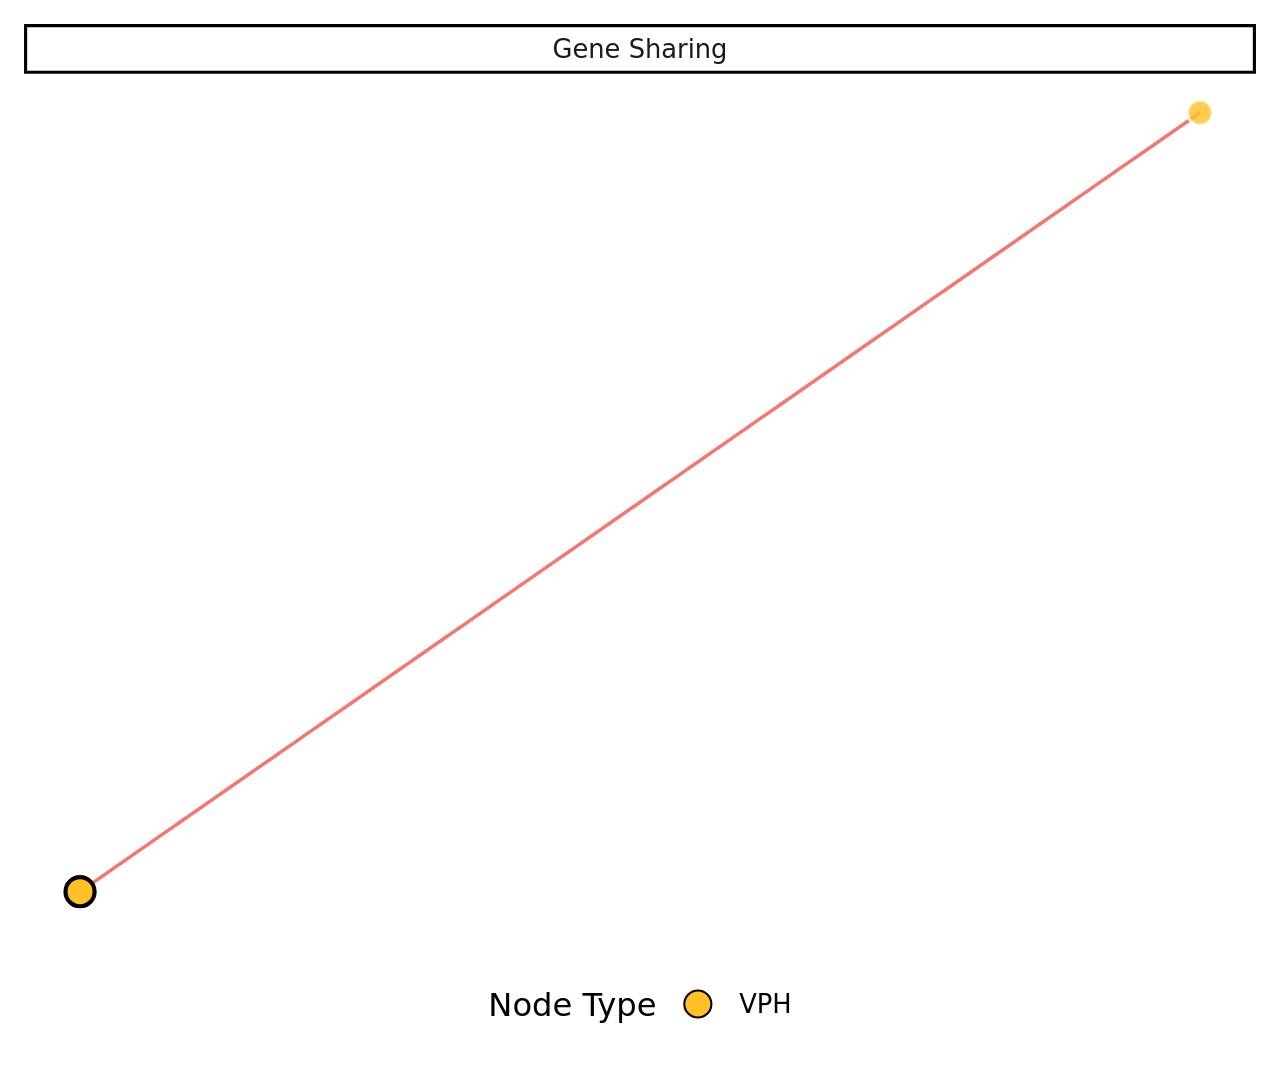
<file: cluster_plots/Damh_tig00018526-10-141480_vph_interactive.html>
<!DOCTYPE html>
<html lang="en">
<head>
<meta charset="utf-8"/>
<style>body{background-color:white;}</style>
<link href="lib/htmltools-fill-0.5.8.1/fill.css" rel="stylesheet" />
<script src="lib/htmlwidgets-1.6.4/htmlwidgets.js"></script>
<link href="lib/ggiraphjs-0.9.2/girafe.css" rel="stylesheet" />
<script src="lib/ggiraphjs-0.9.2/girafe.js"></script>
<script src="lib/girafe-binding-0.9.2/girafe.js"></script>

</head>
<body>
<div class="girafe html-widget html-fill-item" id="htmlwidget-b07a8c4d7164ffd0f950" style="width:960px;height:500px;"></div>
<script type="application/json" data-for="htmlwidget-b07a8c4d7164ffd0f950">{"x":{"html":"<?xml version=\"1.0\" encoding=\"UTF-8\"?>\n<svg xmlns='http://www.w3.org/2000/svg' xmlns:xlink='http://www.w3.org/1999/xlink' class='ggiraph-svg' role='graphics-document' id='svg_1460b673d856283d' viewBox='0 0 432 360'>\n <defs id='svg_1460b673d856283d_defs'>\n  <clipPath id='svg_1460b673d856283d_c1'>\n   <rect x='0' y='0' width='432' height='360'/>\n  <\/clipPath>\n  <clipPath id='svg_1460b673d856283d_c2'>\n   <rect x='5.48' y='22.49' width='421.04' height='292.83'/>\n  <\/clipPath>\n  <clipPath id='svg_1460b673d856283d_c3'>\n   <rect x='5.48' y='5.48' width='421.04' height='17.01'/>\n  <\/clipPath>\n <\/defs>\n <g id='svg_1460b673d856283d_rootg' class='ggiraph-svg-rootg'>\n  <g clip-path='url(#svg_1460b673d856283d_c1)'>\n   <rect x='0' y='0' width='432' height='360' fill='#FFFFFF' fill-opacity='1' stroke='#FFFFFF' stroke-opacity='1' stroke-width='0.75' stroke-linejoin='round' stroke-linecap='round' class='ggiraph-svg-bg'/>\n   <rect x='0' y='0' width='432' height='360' fill='#FFFFFF' fill-opacity='1' stroke='#FFFFFF' stroke-opacity='1' stroke-width='1.07' stroke-linejoin='round' stroke-linecap='round'/>\n  <\/g>\n  <g clip-path='url(#svg_1460b673d856283d_c2)'>\n   <rect x='5.48' y='22.49' width='421.04' height='292.83' fill='#FFFFFF' fill-opacity='1' stroke='none'/>\n   <polyline points='24.62,302.01 28.48,299.32 32.35,296.63 36.22,293.95 40.08,291.26 43.95,288.57 47.82,285.88 51.68,283.19 55.55,280.50 59.41,277.81 63.28,275.12 67.15,272.43 71.01,269.74 74.88,267.06 78.75,264.37 82.61,261.68 86.48,258.99 90.34,256.30 94.21,253.61 98.08,250.92 101.94,248.23 105.81,245.54 109.68,242.85 113.54,240.17 117.41,237.48 121.28,234.79 125.14,232.10 129.01,229.41 132.87,226.72 136.74,224.03 140.61,221.34 144.47,218.65 148.34,215.96 152.21,213.28 156.07,210.59 159.94,207.90 163.80,205.21 167.67,202.52 171.54,199.83 175.40,197.14 179.27,194.45 183.14,191.76 187.00,189.07 190.87,186.39 194.74,183.70 198.60,181.01 202.47,178.32 206.33,175.63 210.20,172.94 214.07,170.25 217.93,167.56 221.80,164.87 225.67,162.18 229.53,159.50 233.40,156.81 237.26,154.12 241.13,151.43 245.00,148.74 248.86,146.05 252.73,143.36 256.60,140.67 260.46,137.98 264.33,135.29 268.20,132.61 272.06,129.92 275.93,127.23 279.79,124.54 283.66,121.85 287.53,119.16 291.39,116.47 295.26,113.78 299.13,111.09 302.99,108.40 306.86,105.72 310.72,103.03 314.59,100.34 318.46,97.65 322.32,94.96 326.19,92.27 330.06,89.58 333.92,86.89 337.79,84.20 341.66,81.51 345.52,78.83 349.39,76.14 353.25,73.45 357.12,70.76 360.99,68.07 364.85,65.38 368.72,62.69 372.59,60.00 376.45,57.31 380.32,54.62 384.18,51.94 388.05,49.25 391.92,46.56 395.78,43.87 399.65,41.18 403.52,38.49 407.38,35.80' fill='none' stroke='#F8766D' stroke-opacity='1' stroke-width='1.07' stroke-linejoin='round' stroke-linecap='butt'/>\n   <polyline points='24.62,302.01 28.48,299.32 32.35,296.63 36.22,293.95 40.08,291.26 43.95,288.57 47.82,285.88 51.68,283.19 55.55,280.50 59.41,277.81 63.28,275.12 67.15,272.43 71.01,269.74 74.88,267.06 78.75,264.37 82.61,261.68 86.48,258.99 90.34,256.30 94.21,253.61 98.08,250.92 101.94,248.23 105.81,245.54 109.68,242.85 113.54,240.17 117.41,237.48 121.28,234.79 125.14,232.10 129.01,229.41 132.87,226.72 136.74,224.03 140.61,221.34 144.47,218.65 148.34,215.96 152.21,213.28 156.07,210.59 159.94,207.90 163.80,205.21 167.67,202.52 171.54,199.83 175.40,197.14 179.27,194.45 183.14,191.76 187.00,189.07 190.87,186.39 194.74,183.70 198.60,181.01 202.47,178.32 206.33,175.63 210.20,172.94 214.07,170.25 217.93,167.56 221.80,164.87 225.67,162.18 229.53,159.50 233.40,156.81 237.26,154.12 241.13,151.43 245.00,148.74 248.86,146.05 252.73,143.36 256.60,140.67 260.46,137.98 264.33,135.29 268.20,132.61 272.06,129.92 275.93,127.23 279.79,124.54 283.66,121.85 287.53,119.16 291.39,116.47 295.26,113.78 299.13,111.09 302.99,108.40 306.86,105.72 310.72,103.03 314.59,100.34 318.46,97.65 322.32,94.96 326.19,92.27 330.06,89.58 333.92,86.89 337.79,84.20 341.66,81.51 345.52,78.83 349.39,76.14 353.25,73.45 357.12,70.76 360.99,68.07 364.85,65.38 368.72,62.69 372.59,60.00 376.45,57.31 380.32,54.62 384.18,51.94 388.05,49.25 391.92,46.56 395.78,43.87 399.65,41.18 403.52,38.49 407.38,35.80' fill='none' stroke='#F8766D' stroke-opacity='1' stroke-width='1.07' stroke-linejoin='round' stroke-linecap='butt'/>\n   <circle id='svg_1460b673d856283d_e1' cx='24.62' cy='302.01' r='3.73pt' fill='#FFC125' fill-opacity='1' stroke='#000000' stroke-opacity='1' stroke-width='1.42' stroke-linejoin='round' stroke-linecap='round' data-id='Damh_tig00018526-10-141480_vph' title='Node ID: Damh_tig00018526-10-141480_vph &amp;lt;br/&amp;gt;Type: vph &amp;lt;br/&amp;gt;Taxonomy: Damh_tig00018526-10-141480_vph &amp;lt;br/&amp;gt;Cas genes:  Not applicable'/>\n   <circle id='svg_1460b673d856283d_e2' cx='407.38' cy='35.8' r='3.2pt' fill='#FFC125' fill-opacity='0.8' stroke='#FFFFFF' stroke-opacity='0.8' data-id='Fred_tig00089364-10-137080_vph' title='Node ID: Fred_tig00089364-10-137080_vph &amp;lt;br/&amp;gt;Type: vph &amp;lt;br/&amp;gt;Taxonomy: Fred_tig00089364-10-137080_vph &amp;lt;br/&amp;gt;Cas genes:  Not applicable'/>\n  <\/g>\n  <g clip-path='url(#svg_1460b673d856283d_c3)'>\n   <rect x='5.48' y='5.48' width='421.04' height='17.01' fill='#FFFFFF' fill-opacity='1' stroke='#000000' stroke-opacity='1' stroke-width='2.13' stroke-linejoin='round' stroke-linecap='round'/>\n   <text x='186.11' y='17.19' font-size='6.6pt' font-family='DejaVu Sans' fill='#1A1A1A' fill-opacity='1'>Gene Sharing<\/text>\n  <\/g>\n  <g clip-path='url(#svg_1460b673d856283d_c1)'>\n   <rect x='158.69' y='326.28' width='114.62' height='28.24' fill='#FFFFFF' fill-opacity='1' stroke='none'/>\n   <text x='164.17' y='344.41' font-size='8.25pt' font-family='DejaVu Sans'>Node Type<\/text>\n   <rect x='227.13' y='331.76' width='17.28' height='17.28' fill='#FFFFFF' fill-opacity='1' stroke='none'/>\n   <circle cx='235.77' cy='340.4' r='3.47pt' fill='#FFC125' fill-opacity='1' stroke='#000000' stroke-opacity='1' stroke-width='0.71' stroke-linejoin='round' stroke-linecap='round'/>\n   <text x='249.89' y='343.61' font-size='6.6pt' font-family='DejaVu Sans'>VPH<\/text>\n  <\/g>\n <\/g>\n<\/svg>","js":null,"uid":"svg_1460b673d856283d","ratio":1.2,"settings":{"tooltip":{"css":".tooltip_SVGID_ { padding:5px;background:black;color:white;border-radius:2px;text-align:left; ; position:absolute;pointer-events:none;z-index:999;}","placement":"doc","opacity":0.9,"offx":10,"offy":10,"use_cursor_pos":true,"use_fill":false,"use_stroke":false,"delay_over":200,"delay_out":500},"hover":{"css":".hover_data_SVGID_ { fill:orange;stroke:black;cursor:pointer; }\ntext.hover_data_SVGID_ { stroke:none;fill:orange; }\ncircle.hover_data_SVGID_ { fill:orange;stroke:black; }\nline.hover_data_SVGID_, polyline.hover_data_SVGID_ { fill:none;stroke:orange; }\nrect.hover_data_SVGID_, polygon.hover_data_SVGID_, path.hover_data_SVGID_ { fill:orange;stroke:none; }\nimage.hover_data_SVGID_ { stroke:orange; }","reactive":true,"nearest_distance":null},"hover_inv":{"css":""},"hover_key":{"css":".hover_key_SVGID_ { fill:orange;stroke:black;cursor:pointer; }\ntext.hover_key_SVGID_ { stroke:none;fill:orange; }\ncircle.hover_key_SVGID_ { fill:orange;stroke:black; }\nline.hover_key_SVGID_, polyline.hover_key_SVGID_ { fill:none;stroke:orange; }\nrect.hover_key_SVGID_, polygon.hover_key_SVGID_, path.hover_key_SVGID_ { fill:orange;stroke:none; }\nimage.hover_key_SVGID_ { stroke:orange; }","reactive":true},"hover_theme":{"css":".hover_theme_SVGID_ { fill:orange;stroke:black;cursor:pointer; }\ntext.hover_theme_SVGID_ { stroke:none;fill:orange; }\ncircle.hover_theme_SVGID_ { fill:orange;stroke:black; }\nline.hover_theme_SVGID_, polyline.hover_theme_SVGID_ { fill:none;stroke:orange; }\nrect.hover_theme_SVGID_, polygon.hover_theme_SVGID_, path.hover_theme_SVGID_ { fill:orange;stroke:none; }\nimage.hover_theme_SVGID_ { stroke:orange; }","reactive":true},"select":{"css":".select_data_SVGID_ { fill:red;stroke:black;cursor:pointer; }\ntext.select_data_SVGID_ { stroke:none;fill:red; }\ncircle.select_data_SVGID_ { fill:red;stroke:black; }\nline.select_data_SVGID_, polyline.select_data_SVGID_ { fill:none;stroke:red; }\nrect.select_data_SVGID_, polygon.select_data_SVGID_, path.select_data_SVGID_ { fill:red;stroke:none; }\nimage.select_data_SVGID_ { stroke:red; }","type":"multiple","only_shiny":true,"selected":[]},"select_inv":{"css":""},"select_key":{"css":".select_key_SVGID_ { fill:red;stroke:black;cursor:pointer; }\ntext.select_key_SVGID_ { stroke:none;fill:red; }\ncircle.select_key_SVGID_ { fill:red;stroke:black; }\nline.select_key_SVGID_, polyline.select_key_SVGID_ { fill:none;stroke:red; }\nrect.select_key_SVGID_, polygon.select_key_SVGID_, path.select_key_SVGID_ { fill:red;stroke:none; }\nimage.select_key_SVGID_ { stroke:red; }","type":"single","only_shiny":true,"selected":[]},"select_theme":{"css":".select_theme_SVGID_ { fill:red;stroke:black;cursor:pointer; }\ntext.select_theme_SVGID_ { stroke:none;fill:red; }\ncircle.select_theme_SVGID_ { fill:red;stroke:black; }\nline.select_theme_SVGID_, polyline.select_theme_SVGID_ { fill:none;stroke:red; }\nrect.select_theme_SVGID_, polygon.select_theme_SVGID_, path.select_theme_SVGID_ { fill:red;stroke:none; }\nimage.select_theme_SVGID_ { stroke:red; }","type":"single","only_shiny":true,"selected":[]},"zoom":{"min":1,"max":1,"duration":300,"default_on":false},"toolbar":{"position":"topright","pngname":"diagram","tooltips":null,"fixed":false,"hidden":[],"delay_over":200,"delay_out":500},"sizing":{"rescale":true,"width":1}}},"evals":[],"jsHooks":[]}</script>
</body>
</html>
</file>
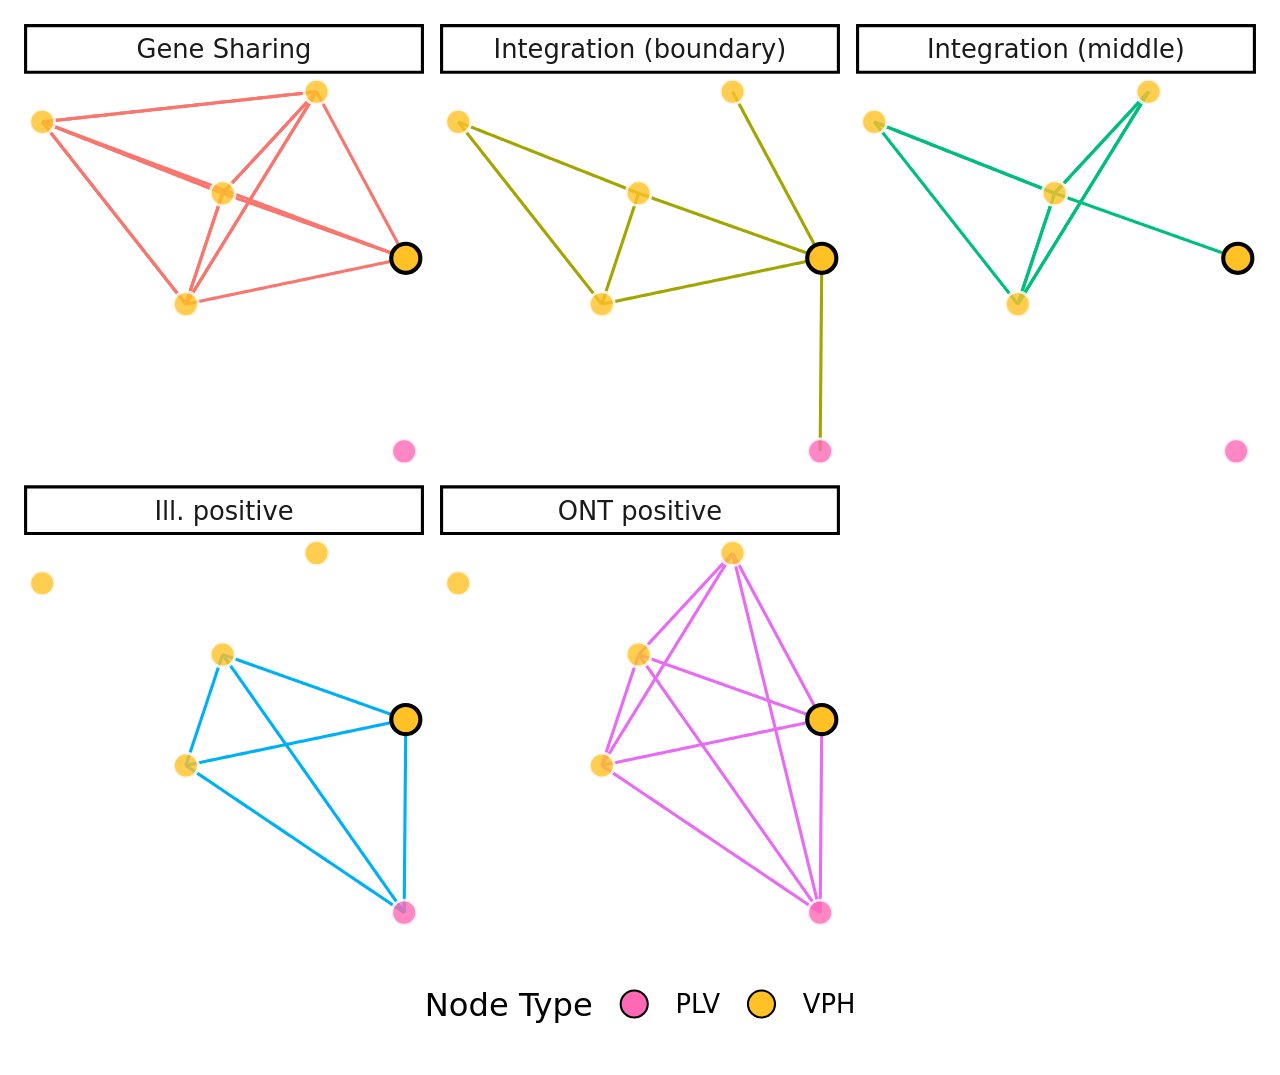
<file: cluster_plots/Damh_tig00046628-10-92530_vph_interactive.html>
<!DOCTYPE html>
<html lang="en">
<head>
<meta charset="utf-8"/>
<style>body{background-color:white;}</style>
<link href="lib/htmltools-fill-0.5.8.1/fill.css" rel="stylesheet" />
<script src="lib/htmlwidgets-1.6.4/htmlwidgets.js"></script>
<link href="lib/ggiraphjs-0.9.2/girafe.css" rel="stylesheet" />
<script src="lib/ggiraphjs-0.9.2/girafe.js"></script>
<script src="lib/girafe-binding-0.9.2/girafe.js"></script>

</head>
<body>
<div class="girafe html-widget html-fill-item" id="htmlwidget-f291858c6178c3cf5a4b" style="width:960px;height:500px;"></div>
<script type="application/json" data-for="htmlwidget-f291858c6178c3cf5a4b">{"x":{"html":"<?xml version=\"1.0\" encoding=\"UTF-8\"?>\n<svg xmlns='http://www.w3.org/2000/svg' xmlns:xlink='http://www.w3.org/1999/xlink' class='ggiraph-svg' role='graphics-document' id='svg_4bb60caecdc599c1' viewBox='0 0 432 360'>\n <defs id='svg_4bb60caecdc599c1_defs'>\n  <clipPath id='svg_4bb60caecdc599c1_c1'>\n   <rect x='0' y='0' width='432' height='360'/>\n  <\/clipPath>\n  <clipPath id='svg_4bb60caecdc599c1_c2'>\n   <rect x='5.48' y='22.49' width='136.69' height='135.17'/>\n  <\/clipPath>\n  <clipPath id='svg_4bb60caecdc599c1_c3'>\n   <rect x='5.48' y='180.15' width='136.69' height='135.17'/>\n  <\/clipPath>\n  <clipPath id='svg_4bb60caecdc599c1_c4'>\n   <rect x='147.65' y='22.49' width='136.69' height='135.17'/>\n  <\/clipPath>\n  <clipPath id='svg_4bb60caecdc599c1_c5'>\n   <rect x='147.65' y='180.15' width='136.69' height='135.17'/>\n  <\/clipPath>\n  <clipPath id='svg_4bb60caecdc599c1_c6'>\n   <rect x='289.83' y='22.49' width='136.69' height='135.17'/>\n  <\/clipPath>\n  <clipPath id='svg_4bb60caecdc599c1_c7'>\n   <rect x='5.48' y='163.14' width='136.69' height='17.01'/>\n  <\/clipPath>\n  <clipPath id='svg_4bb60caecdc599c1_c8'>\n   <rect x='147.65' y='163.14' width='136.69' height='17.01'/>\n  <\/clipPath>\n  <clipPath id='svg_4bb60caecdc599c1_c9'>\n   <rect x='5.48' y='5.48' width='136.69' height='17.01'/>\n  <\/clipPath>\n  <clipPath id='svg_4bb60caecdc599c1_c10'>\n   <rect x='147.65' y='5.48' width='136.69' height='17.01'/>\n  <\/clipPath>\n  <clipPath id='svg_4bb60caecdc599c1_c11'>\n   <rect x='289.83' y='5.48' width='136.69' height='17.01'/>\n  <\/clipPath>\n <\/defs>\n <g id='svg_4bb60caecdc599c1_rootg' class='ggiraph-svg-rootg'>\n  <g clip-path='url(#svg_4bb60caecdc599c1_c1)'>\n   <rect x='0' y='0' width='432' height='360' fill='#FFFFFF' fill-opacity='1' stroke='#FFFFFF' stroke-opacity='1' stroke-width='0.75' stroke-linejoin='round' stroke-linecap='round' class='ggiraph-svg-bg'/>\n   <rect x='0' y='0' width='432' height='360' fill='#FFFFFF' fill-opacity='1' stroke='#FFFFFF' stroke-opacity='1' stroke-width='1.07' stroke-linejoin='round' stroke-linecap='round'/>\n  <\/g>\n  <g clip-path='url(#svg_4bb60caecdc599c1_c2)'>\n   <rect x='5.48' y='22.49' width='136.69' height='135.17' fill='#FFFFFF' fill-opacity='1' stroke='none'/>\n   <polyline points='60.77,101.22 60.27,100.59 59.78,99.96 59.28,99.33 58.79,98.70 58.29,98.07 57.79,97.44 57.30,96.81 56.80,96.18 56.31,95.56 55.81,94.93 55.32,94.30 54.82,93.67 54.32,93.04 53.83,92.41 53.33,91.78 52.84,91.15 52.34,90.52 51.85,89.89 51.35,89.26 50.85,88.63 50.36,88.00 49.86,87.38 49.37,86.75 48.87,86.12 48.38,85.49 47.88,84.86 47.38,84.23 46.89,83.60 46.39,82.97 45.90,82.34 45.40,81.71 44.91,81.08 44.41,80.45 43.91,79.82 43.42,79.20 42.92,78.57 42.43,77.94 41.93,77.31 41.44,76.68 40.94,76.05 40.44,75.42 39.95,74.79 39.45,74.16 38.96,73.53 38.46,72.90 37.97,72.27 37.47,71.64 36.97,71.02 36.48,70.39 35.98,69.76 35.49,69.13 34.99,68.50 34.50,67.87 34.00,67.24 33.50,66.61 33.01,65.98 32.51,65.35 32.02,64.72 31.52,64.09 31.03,63.46 30.53,62.84 30.03,62.21 29.54,61.58 29.04,60.95 28.55,60.32 28.05,59.69 27.56,59.06 27.06,58.43 26.56,57.80 26.07,57.17 25.57,56.54 25.08,55.91 24.58,55.28 24.09,54.66 23.59,54.03 23.09,53.40 22.60,52.77 22.10,52.14 21.61,51.51 21.11,50.88 20.62,50.25 20.12,49.62 19.62,48.99 19.13,48.36 18.63,47.73 18.14,47.10 17.64,46.48 17.15,45.85 16.65,45.22 16.15,44.59 15.66,43.96 15.16,43.33 14.67,42.70 14.17,42.07 13.68,41.44 13.18,40.81 12.68,40.18 12.19,39.55 11.69,38.92' fill='none' stroke='#F8766D' stroke-opacity='1' stroke-width='1.07' stroke-linejoin='round' stroke-linecap='butt'/>\n   <polyline points='60.77,101.22 60.90,100.84 61.02,100.45 61.15,100.07 61.28,99.69 61.40,99.30 61.53,98.92 61.66,98.54 61.79,98.15 61.91,97.77 62.04,97.39 62.17,97.01 62.29,96.62 62.42,96.24 62.55,95.86 62.68,95.47 62.80,95.09 62.93,94.71 63.06,94.33 63.18,93.94 63.31,93.56 63.44,93.18 63.57,92.79 63.69,92.41 63.82,92.03 63.95,91.64 64.07,91.26 64.20,90.88 64.33,90.50 64.46,90.11 64.58,89.73 64.71,89.35 64.84,88.96 64.97,88.58 65.09,88.20 65.22,87.81 65.35,87.43 65.47,87.05 65.60,86.67 65.73,86.28 65.86,85.90 65.98,85.52 66.11,85.13 66.24,84.75 66.36,84.37 66.49,83.99 66.62,83.60 66.75,83.22 66.87,82.84 67.00,82.45 67.13,82.07 67.25,81.69 67.38,81.30 67.51,80.92 67.64,80.54 67.76,80.16 67.89,79.77 68.02,79.39 68.14,79.01 68.27,78.62 68.40,78.24 68.53,77.86 68.65,77.47 68.78,77.09 68.91,76.71 69.03,76.33 69.16,75.94 69.29,75.56 69.42,75.18 69.54,74.79 69.67,74.41 69.80,74.03 69.93,73.65 70.05,73.26 70.18,72.88 70.31,72.50 70.43,72.11 70.56,71.73 70.69,71.35 70.82,70.96 70.94,70.58 71.07,70.20 71.20,69.82 71.32,69.43 71.45,69.05 71.58,68.67 71.71,68.28 71.83,67.90 71.96,67.52 72.09,67.13 72.21,66.75 72.34,66.37 72.47,65.99 72.60,65.60 72.72,65.22 72.85,64.84 72.98,64.45 73.10,64.07 73.23,63.69 73.36,63.31' fill='none' stroke='#F8766D' stroke-opacity='1' stroke-width='1.07' stroke-linejoin='round' stroke-linecap='butt'/>\n   <polyline points='60.77,101.22 61.22,100.49 61.67,99.75 62.12,99.02 62.57,98.29 63.03,97.55 63.48,96.82 63.93,96.09 64.38,95.35 64.83,94.62 65.28,93.89 65.73,93.15 66.19,92.42 66.64,91.69 67.09,90.95 67.54,90.22 67.99,89.49 68.44,88.75 68.89,88.02 69.35,87.29 69.80,86.56 70.25,85.82 70.70,85.09 71.15,84.36 71.60,83.62 72.06,82.89 72.51,82.16 72.96,81.42 73.41,80.69 73.86,79.96 74.31,79.22 74.76,78.49 75.22,77.76 75.67,77.02 76.12,76.29 76.57,75.56 77.02,74.82 77.47,74.09 77.92,73.36 78.38,72.62 78.83,71.89 79.28,71.16 79.73,70.43 80.18,69.69 80.63,68.96 81.08,68.23 81.54,67.49 81.99,66.76 82.44,66.03 82.89,65.29 83.34,64.56 83.79,63.83 84.24,63.09 84.70,62.36 85.15,61.63 85.60,60.89 86.05,60.16 86.50,59.43 86.95,58.69 87.40,57.96 87.86,57.23 88.31,56.50 88.76,55.76 89.21,55.03 89.66,54.30 90.11,53.56 90.57,52.83 91.02,52.10 91.47,51.36 91.92,50.63 92.37,49.90 92.82,49.16 93.27,48.43 93.73,47.70 94.18,46.96 94.63,46.23 95.08,45.50 95.53,44.76 95.98,44.03 96.43,43.30 96.89,42.56 97.34,41.83 97.79,41.10 98.24,40.37 98.69,39.63 99.14,38.90 99.59,38.17 100.05,37.43 100.50,36.70 100.95,35.97 101.40,35.23 101.85,34.50 102.30,33.77 102.75,33.03 103.21,32.30 103.66,31.57 104.11,30.83 104.56,30.10 105.01,29.37 105.46,28.63' fill='none' stroke='#F8766D' stroke-opacity='1' stroke-width='1.07' stroke-linejoin='round' stroke-linecap='butt'/>\n   <polyline points='60.77,101.22 61.53,101.06 62.29,100.90 63.05,100.74 63.81,100.59 64.57,100.43 65.33,100.27 66.09,100.11 66.84,99.95 67.60,99.79 68.36,99.64 69.12,99.48 69.88,99.32 70.64,99.16 71.40,99.00 72.16,98.84 72.92,98.69 73.68,98.53 74.44,98.37 75.20,98.21 75.96,98.05 76.72,97.89 77.48,97.73 78.24,97.58 79.00,97.42 79.76,97.26 80.52,97.10 81.28,96.94 82.03,96.78 82.79,96.63 83.55,96.47 84.31,96.31 85.07,96.15 85.83,95.99 86.59,95.83 87.35,95.68 88.11,95.52 88.87,95.36 89.63,95.20 90.39,95.04 91.15,94.88 91.91,94.73 92.67,94.57 93.43,94.41 94.19,94.25 94.95,94.09 95.71,93.93 96.47,93.78 97.23,93.62 97.98,93.46 98.74,93.30 99.50,93.14 100.26,92.98 101.02,92.83 101.78,92.67 102.54,92.51 103.30,92.35 104.06,92.19 104.82,92.03 105.58,91.88 106.34,91.72 107.10,91.56 107.86,91.40 108.62,91.24 109.38,91.08 110.14,90.93 110.90,90.77 111.66,90.61 112.42,90.45 113.17,90.29 113.93,90.13 114.69,89.98 115.45,89.82 116.21,89.66 116.97,89.50 117.73,89.34 118.49,89.18 119.25,89.03 120.01,88.87 120.77,88.71 121.53,88.55 122.29,88.39 123.05,88.23 123.81,88.08 124.57,87.92 125.33,87.76 126.09,87.60 126.85,87.44 127.61,87.28 128.37,87.13 129.12,86.97 129.88,86.81 130.64,86.65 131.40,86.49 132.16,86.33 132.92,86.18 133.68,86.02 134.44,85.86 135.20,85.70 135.96,85.54' fill='none' stroke='#F8766D' stroke-opacity='1' stroke-width='1.07' stroke-linejoin='round' stroke-linecap='butt'/>\n   <polyline points='135.96,85.54 134.70,85.07 133.45,84.60 132.19,84.13 130.94,83.66 129.68,83.19 128.43,82.72 127.17,82.25 125.92,81.78 124.66,81.30 123.41,80.83 122.15,80.36 120.90,79.89 119.64,79.42 118.39,78.95 117.13,78.48 115.88,78.01 114.62,77.54 113.37,77.07 112.11,76.60 110.86,76.12 109.60,75.65 108.35,75.18 107.09,74.71 105.83,74.24 104.58,73.77 103.32,73.30 102.07,72.83 100.81,72.36 99.56,71.89 98.30,71.42 97.05,70.94 95.79,70.47 94.54,70.00 93.28,69.53 92.03,69.06 90.77,68.59 89.52,68.12 88.26,67.65 87.01,67.18 85.75,66.71 84.50,66.24 83.24,65.77 81.99,65.29 80.73,64.82 79.47,64.35 78.22,63.88 76.96,63.41 75.71,62.94 74.45,62.47 73.20,62.00 71.94,61.53 70.69,61.06 69.43,60.59 68.18,60.11 66.92,59.64 65.67,59.17 64.41,58.70 63.16,58.23 61.90,57.76 60.65,57.29 59.39,56.82 58.14,56.35 56.88,55.88 55.63,55.41 54.37,54.93 53.12,54.46 51.86,53.99 50.60,53.52 49.35,53.05 48.09,52.58 46.84,52.11 45.58,51.64 44.33,51.17 43.07,50.70 41.82,50.23 40.56,49.76 39.31,49.28 38.05,48.81 36.80,48.34 35.54,47.87 34.29,47.40 33.03,46.93 31.78,46.46 30.52,45.99 29.27,45.52 28.01,45.05 26.76,44.58 25.50,44.10 24.25,43.63 22.99,43.16 21.73,42.69 20.48,42.22 19.22,41.75 17.97,41.28 16.71,40.81 15.46,40.34 14.20,39.87 12.95,39.40 11.69,38.92' fill='none' stroke='#F8766D' stroke-opacity='1' stroke-width='1.07' stroke-linejoin='round' stroke-linecap='butt'/>\n   <polyline points='135.96,85.54 135.33,85.32 134.70,85.09 134.06,84.87 133.43,84.64 132.80,84.42 132.17,84.19 131.53,83.97 130.90,83.75 130.27,83.52 129.64,83.30 129.00,83.07 128.37,82.85 127.74,82.62 127.11,82.40 126.48,82.17 125.84,81.95 125.21,81.72 124.58,81.50 123.95,81.27 123.31,81.05 122.68,80.83 122.05,80.60 121.42,80.38 120.78,80.15 120.15,79.93 119.52,79.70 118.89,79.48 118.25,79.25 117.62,79.03 116.99,78.80 116.36,78.58 115.73,78.35 115.09,78.13 114.46,77.91 113.83,77.68 113.20,77.46 112.56,77.23 111.93,77.01 111.30,76.78 110.67,76.56 110.03,76.33 109.40,76.11 108.77,75.88 108.14,75.66 107.50,75.43 106.87,75.21 106.24,74.99 105.61,74.76 104.98,74.54 104.34,74.31 103.71,74.09 103.08,73.86 102.45,73.64 101.81,73.41 101.18,73.19 100.55,72.96 99.92,72.74 99.28,72.51 98.65,72.29 98.02,72.07 97.39,71.84 96.76,71.62 96.12,71.39 95.49,71.17 94.86,70.94 94.23,70.72 93.59,70.49 92.96,70.27 92.33,70.04 91.70,69.82 91.06,69.59 90.43,69.37 89.80,69.15 89.17,68.92 88.53,68.70 87.90,68.47 87.27,68.25 86.64,68.02 86.01,67.80 85.37,67.57 84.74,67.35 84.11,67.12 83.48,66.90 82.84,66.67 82.21,66.45 81.58,66.23 80.95,66.00 80.31,65.78 79.68,65.55 79.05,65.33 78.42,65.10 77.79,64.88 77.15,64.65 76.52,64.43 75.89,64.20 75.26,63.98 74.62,63.75 73.99,63.53 73.36,63.31' fill='none' stroke='#F8766D' stroke-opacity='1' stroke-width='1.07' stroke-linejoin='round' stroke-linecap='butt'/>\n   <polyline points='135.96,85.54 135.65,84.97 135.34,84.39 135.04,83.82 134.73,83.24 134.42,82.67 134.11,82.09 133.80,81.52 133.50,80.94 133.19,80.37 132.88,79.79 132.57,79.22 132.26,78.64 131.96,78.07 131.65,77.49 131.34,76.92 131.03,76.35 130.72,75.77 130.42,75.20 130.11,74.62 129.80,74.05 129.49,73.47 129.18,72.90 128.88,72.32 128.57,71.75 128.26,71.17 127.95,70.60 127.64,70.02 127.33,69.45 127.03,68.87 126.72,68.30 126.41,67.72 126.10,67.15 125.79,66.57 125.49,66.00 125.18,65.42 124.87,64.85 124.56,64.27 124.25,63.70 123.95,63.12 123.64,62.55 123.33,61.97 123.02,61.40 122.71,60.82 122.41,60.25 122.10,59.68 121.79,59.10 121.48,58.53 121.17,57.95 120.87,57.38 120.56,56.80 120.25,56.23 119.94,55.65 119.63,55.08 119.33,54.50 119.02,53.93 118.71,53.35 118.40,52.78 118.09,52.20 117.79,51.63 117.48,51.05 117.17,50.48 116.86,49.90 116.55,49.33 116.25,48.75 115.94,48.18 115.63,47.60 115.32,47.03 115.01,46.45 114.71,45.88 114.40,45.30 114.09,44.73 113.78,44.15 113.47,43.58 113.16,43.01 112.86,42.43 112.55,41.86 112.24,41.28 111.93,40.71 111.62,40.13 111.32,39.56 111.01,38.98 110.70,38.41 110.39,37.83 110.08,37.26 109.78,36.68 109.47,36.11 109.16,35.53 108.85,34.96 108.54,34.38 108.24,33.81 107.93,33.23 107.62,32.66 107.31,32.08 107.00,31.51 106.70,30.93 106.39,30.36 106.08,29.78 105.77,29.21 105.46,28.63' fill='none' stroke='#F8766D' stroke-opacity='1' stroke-width='1.07' stroke-linejoin='round' stroke-linecap='butt'/>\n   <polyline points='60.77,101.22 60.27,100.59 59.78,99.96 59.28,99.33 58.79,98.70 58.29,98.07 57.79,97.44 57.30,96.81 56.80,96.18 56.31,95.56 55.81,94.93 55.32,94.30 54.82,93.67 54.32,93.04 53.83,92.41 53.33,91.78 52.84,91.15 52.34,90.52 51.85,89.89 51.35,89.26 50.85,88.63 50.36,88.00 49.86,87.38 49.37,86.75 48.87,86.12 48.38,85.49 47.88,84.86 47.38,84.23 46.89,83.60 46.39,82.97 45.90,82.34 45.40,81.71 44.91,81.08 44.41,80.45 43.91,79.82 43.42,79.20 42.92,78.57 42.43,77.94 41.93,77.31 41.44,76.68 40.94,76.05 40.44,75.42 39.95,74.79 39.45,74.16 38.96,73.53 38.46,72.90 37.97,72.27 37.47,71.64 36.97,71.02 36.48,70.39 35.98,69.76 35.49,69.13 34.99,68.50 34.50,67.87 34.00,67.24 33.50,66.61 33.01,65.98 32.51,65.35 32.02,64.72 31.52,64.09 31.03,63.46 30.53,62.84 30.03,62.21 29.54,61.58 29.04,60.95 28.55,60.32 28.05,59.69 27.56,59.06 27.06,58.43 26.56,57.80 26.07,57.17 25.57,56.54 25.08,55.91 24.58,55.28 24.09,54.66 23.59,54.03 23.09,53.40 22.60,52.77 22.10,52.14 21.61,51.51 21.11,50.88 20.62,50.25 20.12,49.62 19.62,48.99 19.13,48.36 18.63,47.73 18.14,47.10 17.64,46.48 17.15,45.85 16.65,45.22 16.15,44.59 15.66,43.96 15.16,43.33 14.67,42.70 14.17,42.07 13.68,41.44 13.18,40.81 12.68,40.18 12.19,39.55 11.69,38.92' fill='none' stroke='#F8766D' stroke-opacity='1' stroke-width='1.07' stroke-linejoin='round' stroke-linecap='butt'/>\n   <polyline points='11.69,38.92 12.32,39.17 12.94,39.42 13.56,39.66 14.18,39.91 14.81,40.16 15.43,40.40 16.05,40.65 16.68,40.90 17.30,41.14 17.92,41.39 18.54,41.63 19.17,41.88 19.79,42.13 20.41,42.37 21.04,42.62 21.66,42.87 22.28,43.11 22.90,43.36 23.53,43.60 24.15,43.85 24.77,44.10 25.40,44.34 26.02,44.59 26.64,44.84 27.27,45.08 27.89,45.33 28.51,45.57 29.13,45.82 29.76,46.07 30.38,46.31 31.00,46.56 31.63,46.81 32.25,47.05 32.87,47.30 33.49,47.54 34.12,47.79 34.74,48.04 35.36,48.28 35.99,48.53 36.61,48.78 37.23,49.02 37.85,49.27 38.48,49.51 39.10,49.76 39.72,50.01 40.35,50.25 40.97,50.50 41.59,50.75 42.21,50.99 42.84,51.24 43.46,51.48 44.08,51.73 44.71,51.98 45.33,52.22 45.95,52.47 46.57,52.72 47.20,52.96 47.82,53.21 48.44,53.45 49.07,53.70 49.69,53.95 50.31,54.19 50.93,54.44 51.56,54.69 52.18,54.93 52.80,55.18 53.43,55.42 54.05,55.67 54.67,55.92 55.29,56.16 55.92,56.41 56.54,56.66 57.16,56.90 57.79,57.15 58.41,57.39 59.03,57.64 59.66,57.89 60.28,58.13 60.90,58.38 61.52,58.63 62.15,58.87 62.77,59.12 63.39,59.36 64.02,59.61 64.64,59.86 65.26,60.10 65.88,60.35 66.51,60.60 67.13,60.84 67.75,61.09 68.38,61.33 69.00,61.58 69.62,61.83 70.24,62.07 70.87,62.32 71.49,62.57 72.11,62.81 72.74,63.06 73.36,63.31' fill='none' stroke='#F8766D' stroke-opacity='1' stroke-width='1.07' stroke-linejoin='round' stroke-linecap='butt'/>\n   <polyline points='11.69,38.92 12.64,38.82 13.59,38.72 14.53,38.61 15.48,38.51 16.43,38.41 17.38,38.30 18.32,38.20 19.27,38.09 20.22,37.99 21.16,37.89 22.11,37.78 23.06,37.68 24.01,37.57 24.95,37.47 25.90,37.37 26.85,37.26 27.79,37.16 28.74,37.05 29.69,36.95 30.64,36.85 31.58,36.74 32.53,36.64 33.48,36.53 34.43,36.43 35.37,36.33 36.32,36.22 37.27,36.12 38.21,36.01 39.16,35.91 40.11,35.81 41.06,35.70 42.00,35.60 42.95,35.49 43.90,35.39 44.84,35.29 45.79,35.18 46.74,35.08 47.69,34.98 48.63,34.87 49.58,34.77 50.53,34.66 51.47,34.56 52.42,34.46 53.37,34.35 54.32,34.25 55.26,34.14 56.21,34.04 57.16,33.94 58.10,33.83 59.05,33.73 60.00,33.62 60.95,33.52 61.89,33.42 62.84,33.31 63.79,33.21 64.73,33.10 65.68,33.00 66.63,32.90 67.58,32.79 68.52,32.69 69.47,32.58 70.42,32.48 71.37,32.38 72.31,32.27 73.26,32.17 74.21,32.06 75.15,31.96 76.10,31.86 77.05,31.75 78.00,31.65 78.94,31.55 79.89,31.44 80.84,31.34 81.78,31.23 82.73,31.13 83.68,31.03 84.63,30.92 85.57,30.82 86.52,30.71 87.47,30.61 88.41,30.51 89.36,30.40 90.31,30.30 91.26,30.19 92.20,30.09 93.15,29.99 94.10,29.88 95.04,29.78 95.99,29.67 96.94,29.57 97.89,29.47 98.83,29.36 99.78,29.26 100.73,29.15 101.67,29.05 102.62,28.95 103.57,28.84 104.52,28.74 105.46,28.63' fill='none' stroke='#F8766D' stroke-opacity='1' stroke-width='1.07' stroke-linejoin='round' stroke-linecap='butt'/>\n   <polyline points='60.77,101.22 60.90,100.84 61.02,100.45 61.15,100.07 61.28,99.69 61.40,99.30 61.53,98.92 61.66,98.54 61.79,98.15 61.91,97.77 62.04,97.39 62.17,97.01 62.29,96.62 62.42,96.24 62.55,95.86 62.68,95.47 62.80,95.09 62.93,94.71 63.06,94.33 63.18,93.94 63.31,93.56 63.44,93.18 63.57,92.79 63.69,92.41 63.82,92.03 63.95,91.64 64.07,91.26 64.20,90.88 64.33,90.50 64.46,90.11 64.58,89.73 64.71,89.35 64.84,88.96 64.97,88.58 65.09,88.20 65.22,87.81 65.35,87.43 65.47,87.05 65.60,86.67 65.73,86.28 65.86,85.90 65.98,85.52 66.11,85.13 66.24,84.75 66.36,84.37 66.49,83.99 66.62,83.60 66.75,83.22 66.87,82.84 67.00,82.45 67.13,82.07 67.25,81.69 67.38,81.30 67.51,80.92 67.64,80.54 67.76,80.16 67.89,79.77 68.02,79.39 68.14,79.01 68.27,78.62 68.40,78.24 68.53,77.86 68.65,77.47 68.78,77.09 68.91,76.71 69.03,76.33 69.16,75.94 69.29,75.56 69.42,75.18 69.54,74.79 69.67,74.41 69.80,74.03 69.93,73.65 70.05,73.26 70.18,72.88 70.31,72.50 70.43,72.11 70.56,71.73 70.69,71.35 70.82,70.96 70.94,70.58 71.07,70.20 71.20,69.82 71.32,69.43 71.45,69.05 71.58,68.67 71.71,68.28 71.83,67.90 71.96,67.52 72.09,67.13 72.21,66.75 72.34,66.37 72.47,65.99 72.60,65.60 72.72,65.22 72.85,64.84 72.98,64.45 73.10,64.07 73.23,63.69 73.36,63.31' fill='none' stroke='#F8766D' stroke-opacity='1' stroke-width='1.07' stroke-linejoin='round' stroke-linecap='butt'/>\n   <polyline points='11.69,38.92 12.32,39.17 12.94,39.42 13.56,39.66 14.18,39.91 14.81,40.16 15.43,40.40 16.05,40.65 16.68,40.90 17.30,41.14 17.92,41.39 18.54,41.63 19.17,41.88 19.79,42.13 20.41,42.37 21.04,42.62 21.66,42.87 22.28,43.11 22.90,43.36 23.53,43.60 24.15,43.85 24.77,44.10 25.40,44.34 26.02,44.59 26.64,44.84 27.27,45.08 27.89,45.33 28.51,45.57 29.13,45.82 29.76,46.07 30.38,46.31 31.00,46.56 31.63,46.81 32.25,47.05 32.87,47.30 33.49,47.54 34.12,47.79 34.74,48.04 35.36,48.28 35.99,48.53 36.61,48.78 37.23,49.02 37.85,49.27 38.48,49.51 39.10,49.76 39.72,50.01 40.35,50.25 40.97,50.50 41.59,50.75 42.21,50.99 42.84,51.24 43.46,51.48 44.08,51.73 44.71,51.98 45.33,52.22 45.95,52.47 46.57,52.72 47.20,52.96 47.82,53.21 48.44,53.45 49.07,53.70 49.69,53.95 50.31,54.19 50.93,54.44 51.56,54.69 52.18,54.93 52.80,55.18 53.43,55.42 54.05,55.67 54.67,55.92 55.29,56.16 55.92,56.41 56.54,56.66 57.16,56.90 57.79,57.15 58.41,57.39 59.03,57.64 59.66,57.89 60.28,58.13 60.90,58.38 61.52,58.63 62.15,58.87 62.77,59.12 63.39,59.36 64.02,59.61 64.64,59.86 65.26,60.10 65.88,60.35 66.51,60.60 67.13,60.84 67.75,61.09 68.38,61.33 69.00,61.58 69.62,61.83 70.24,62.07 70.87,62.32 71.49,62.57 72.11,62.81 72.74,63.06 73.36,63.31' fill='none' stroke='#F8766D' stroke-opacity='1' stroke-width='1.07' stroke-linejoin='round' stroke-linecap='butt'/>\n   <polyline points='73.36,63.31 73.68,62.95 74.01,62.60 74.33,62.25 74.66,61.90 74.98,61.55 75.30,61.20 75.63,60.85 75.95,60.50 76.28,60.15 76.60,59.80 76.93,59.45 77.25,59.10 77.57,58.75 77.90,58.40 78.22,58.05 78.55,57.70 78.87,57.35 79.20,57.00 79.52,56.65 79.84,56.30 80.17,55.95 80.49,55.60 80.82,55.25 81.14,54.90 81.47,54.55 81.79,54.20 82.11,53.85 82.44,53.50 82.76,53.15 83.09,52.80 83.41,52.45 83.74,52.10 84.06,51.75 84.38,51.40 84.71,51.05 85.03,50.70 85.36,50.35 85.68,50.00 86.01,49.65 86.33,49.30 86.65,48.95 86.98,48.60 87.30,48.25 87.63,47.90 87.95,47.55 88.28,47.20 88.60,46.85 88.92,46.50 89.25,46.15 89.57,45.79 89.90,45.44 90.22,45.09 90.55,44.74 90.87,44.39 91.19,44.04 91.52,43.69 91.84,43.34 92.17,42.99 92.49,42.64 92.82,42.29 93.14,41.94 93.46,41.59 93.79,41.24 94.11,40.89 94.44,40.54 94.76,40.19 95.09,39.84 95.41,39.49 95.73,39.14 96.06,38.79 96.38,38.44 96.71,38.09 97.03,37.74 97.36,37.39 97.68,37.04 98.00,36.69 98.33,36.34 98.65,35.99 98.98,35.64 99.30,35.29 99.63,34.94 99.95,34.59 100.28,34.24 100.60,33.89 100.92,33.54 101.25,33.19 101.57,32.84 101.90,32.49 102.22,32.14 102.55,31.79 102.87,31.44 103.19,31.09 103.52,30.74 103.84,30.39 104.17,30.04 104.49,29.69 104.82,29.34 105.14,28.98 105.46,28.63' fill='none' stroke='#F8766D' stroke-opacity='1' stroke-width='1.07' stroke-linejoin='round' stroke-linecap='butt'/>\n   <polyline points='60.77,101.22 61.22,100.49 61.67,99.75 62.12,99.02 62.57,98.29 63.03,97.55 63.48,96.82 63.93,96.09 64.38,95.35 64.83,94.62 65.28,93.89 65.73,93.15 66.19,92.42 66.64,91.69 67.09,90.95 67.54,90.22 67.99,89.49 68.44,88.75 68.89,88.02 69.35,87.29 69.80,86.56 70.25,85.82 70.70,85.09 71.15,84.36 71.60,83.62 72.06,82.89 72.51,82.16 72.96,81.42 73.41,80.69 73.86,79.96 74.31,79.22 74.76,78.49 75.22,77.76 75.67,77.02 76.12,76.29 76.57,75.56 77.02,74.82 77.47,74.09 77.92,73.36 78.38,72.62 78.83,71.89 79.28,71.16 79.73,70.43 80.18,69.69 80.63,68.96 81.08,68.23 81.54,67.49 81.99,66.76 82.44,66.03 82.89,65.29 83.34,64.56 83.79,63.83 84.24,63.09 84.70,62.36 85.15,61.63 85.60,60.89 86.05,60.16 86.50,59.43 86.95,58.69 87.40,57.96 87.86,57.23 88.31,56.50 88.76,55.76 89.21,55.03 89.66,54.30 90.11,53.56 90.57,52.83 91.02,52.10 91.47,51.36 91.92,50.63 92.37,49.90 92.82,49.16 93.27,48.43 93.73,47.70 94.18,46.96 94.63,46.23 95.08,45.50 95.53,44.76 95.98,44.03 96.43,43.30 96.89,42.56 97.34,41.83 97.79,41.10 98.24,40.37 98.69,39.63 99.14,38.90 99.59,38.17 100.05,37.43 100.50,36.70 100.95,35.97 101.40,35.23 101.85,34.50 102.30,33.77 102.75,33.03 103.21,32.30 103.66,31.57 104.11,30.83 104.56,30.10 105.01,29.37 105.46,28.63' fill='none' stroke='#F8766D' stroke-opacity='1' stroke-width='1.07' stroke-linejoin='round' stroke-linecap='butt'/>\n   <polyline points='11.69,38.92 12.64,38.82 13.59,38.72 14.53,38.61 15.48,38.51 16.43,38.41 17.38,38.30 18.32,38.20 19.27,38.09 20.22,37.99 21.16,37.89 22.11,37.78 23.06,37.68 24.01,37.57 24.95,37.47 25.90,37.37 26.85,37.26 27.79,37.16 28.74,37.05 29.69,36.95 30.64,36.85 31.58,36.74 32.53,36.64 33.48,36.53 34.43,36.43 35.37,36.33 36.32,36.22 37.27,36.12 38.21,36.01 39.16,35.91 40.11,35.81 41.06,35.70 42.00,35.60 42.95,35.49 43.90,35.39 44.84,35.29 45.79,35.18 46.74,35.08 47.69,34.98 48.63,34.87 49.58,34.77 50.53,34.66 51.47,34.56 52.42,34.46 53.37,34.35 54.32,34.25 55.26,34.14 56.21,34.04 57.16,33.94 58.10,33.83 59.05,33.73 60.00,33.62 60.95,33.52 61.89,33.42 62.84,33.31 63.79,33.21 64.73,33.10 65.68,33.00 66.63,32.90 67.58,32.79 68.52,32.69 69.47,32.58 70.42,32.48 71.37,32.38 72.31,32.27 73.26,32.17 74.21,32.06 75.15,31.96 76.10,31.86 77.05,31.75 78.00,31.65 78.94,31.55 79.89,31.44 80.84,31.34 81.78,31.23 82.73,31.13 83.68,31.03 84.63,30.92 85.57,30.82 86.52,30.71 87.47,30.61 88.41,30.51 89.36,30.40 90.31,30.30 91.26,30.19 92.20,30.09 93.15,29.99 94.10,29.88 95.04,29.78 95.99,29.67 96.94,29.57 97.89,29.47 98.83,29.36 99.78,29.26 100.73,29.15 101.67,29.05 102.62,28.95 103.57,28.84 104.52,28.74 105.46,28.63' fill='none' stroke='#F8766D' stroke-opacity='1' stroke-width='1.07' stroke-linejoin='round' stroke-linecap='butt'/>\n   <polyline points='73.36,63.31 73.68,62.95 74.01,62.60 74.33,62.25 74.66,61.90 74.98,61.55 75.30,61.20 75.63,60.85 75.95,60.50 76.28,60.15 76.60,59.80 76.93,59.45 77.25,59.10 77.57,58.75 77.90,58.40 78.22,58.05 78.55,57.70 78.87,57.35 79.20,57.00 79.52,56.65 79.84,56.30 80.17,55.95 80.49,55.60 80.82,55.25 81.14,54.90 81.47,54.55 81.79,54.20 82.11,53.85 82.44,53.50 82.76,53.15 83.09,52.80 83.41,52.45 83.74,52.10 84.06,51.75 84.38,51.40 84.71,51.05 85.03,50.70 85.36,50.35 85.68,50.00 86.01,49.65 86.33,49.30 86.65,48.95 86.98,48.60 87.30,48.25 87.63,47.90 87.95,47.55 88.28,47.20 88.60,46.85 88.92,46.50 89.25,46.15 89.57,45.79 89.90,45.44 90.22,45.09 90.55,44.74 90.87,44.39 91.19,44.04 91.52,43.69 91.84,43.34 92.17,42.99 92.49,42.64 92.82,42.29 93.14,41.94 93.46,41.59 93.79,41.24 94.11,40.89 94.44,40.54 94.76,40.19 95.09,39.84 95.41,39.49 95.73,39.14 96.06,38.79 96.38,38.44 96.71,38.09 97.03,37.74 97.36,37.39 97.68,37.04 98.00,36.69 98.33,36.34 98.65,35.99 98.98,35.64 99.30,35.29 99.63,34.94 99.95,34.59 100.28,34.24 100.60,33.89 100.92,33.54 101.25,33.19 101.57,32.84 101.90,32.49 102.22,32.14 102.55,31.79 102.87,31.44 103.19,31.09 103.52,30.74 103.84,30.39 104.17,30.04 104.49,29.69 104.82,29.34 105.14,28.98 105.46,28.63' fill='none' stroke='#F8766D' stroke-opacity='1' stroke-width='1.07' stroke-linejoin='round' stroke-linecap='butt'/>\n   <circle id='svg_4bb60caecdc599c1_e1' cx='60.77' cy='101.22' r='3.2pt' fill='#FFC125' fill-opacity='0.8' stroke='#FFFFFF' stroke-opacity='0.8' data-id='Damh_tig00014446-10-220150_vph' title='Node ID: Damh_tig00014446-10-220150_vph &amp;lt;br/&amp;gt;Type: vph &amp;lt;br/&amp;gt;Taxonomy: Damh_tig00014446-10-220150_vph &amp;lt;br/&amp;gt;Cas genes:  Not applicable'/>\n   <circle id='svg_4bb60caecdc599c1_e2' cx='135.96' cy='85.54' r='3.73pt' fill='#FFC125' fill-opacity='1' stroke='#000000' stroke-opacity='1' stroke-width='1.42' stroke-linejoin='round' stroke-linecap='round' data-id='Damh_tig00046628-10-92530_vph' title='Node ID: Damh_tig00046628-10-92530_vph &amp;lt;br/&amp;gt;Type: vph &amp;lt;br/&amp;gt;Taxonomy: Damh_tig00046628-10-92530_vph &amp;lt;br/&amp;gt;Cas genes:  Not applicable'/>\n   <circle id='svg_4bb60caecdc599c1_e3' cx='11.69' cy='38.92' r='3.2pt' fill='#FFC125' fill-opacity='0.8' stroke='#FFFFFF' stroke-opacity='0.8' data-id='Hade_tig00086668-10-71420_vph' title='Node ID: Hade_tig00086668-10-71420_vph &amp;lt;br/&amp;gt;Type: vph &amp;lt;br/&amp;gt;Taxonomy: Hade_tig00086668-10-71420_vph &amp;lt;br/&amp;gt;Cas genes:  Not applicable'/>\n   <circle id='svg_4bb60caecdc599c1_e4' cx='73.36' cy='63.31' r='3.2pt' fill='#FFC125' fill-opacity='0.8' stroke='#FFFFFF' stroke-opacity='0.8' data-id='Lyne_tig00033829-10-240680_vph' title='Node ID: Lyne_tig00033829-10-240680_vph &amp;lt;br/&amp;gt;Type: vph &amp;lt;br/&amp;gt;Taxonomy: Lyne_tig00033829-10-240680_vph &amp;lt;br/&amp;gt;Cas genes:  Not applicable'/>\n   <circle id='svg_4bb60caecdc599c1_e5' cx='105.46' cy='28.63' r='3.2pt' fill='#FFC125' fill-opacity='0.8' stroke='#FFFFFF' stroke-opacity='0.8' data-id='Lyne_tig00044463-10-176290_vph' title='Node ID: Lyne_tig00044463-10-176290_vph &amp;lt;br/&amp;gt;Type: vph &amp;lt;br/&amp;gt;Taxonomy: Lyne_tig00044463-10-176290_vph &amp;lt;br/&amp;gt;Cas genes:  Not applicable'/>\n   <circle id='svg_4bb60caecdc599c1_e6' cx='135.4' cy='151.52' r='3.2pt' fill='#FF69B4' fill-opacity='0.8' stroke='#FFFFFF' stroke-opacity='0.8' data-id='Lyne_tig00046032-10-146580_plv' title='Node ID: Lyne_tig00046032-10-146580_plv &amp;lt;br/&amp;gt;Type: plv &amp;lt;br/&amp;gt;Taxonomy: Lyne_tig00046032-10-146580_plv &amp;lt;br/&amp;gt;Cas genes:  None detected.'/>\n  <\/g>\n  <g clip-path='url(#svg_4bb60caecdc599c1_c3)'>\n   <rect x='5.48' y='180.15' width='136.69' height='135.17' fill='#FFFFFF' fill-opacity='1' stroke='none'/>\n   <polyline points='60.77,258.88 61.53,258.72 62.29,258.56 63.05,258.40 63.81,258.25 64.57,258.09 65.33,257.93 66.09,257.77 66.84,257.61 67.60,257.45 68.36,257.30 69.12,257.14 69.88,256.98 70.64,256.82 71.40,256.66 72.16,256.50 72.92,256.35 73.68,256.19 74.44,256.03 75.20,255.87 75.96,255.71 76.72,255.55 77.48,255.40 78.24,255.24 79.00,255.08 79.76,254.92 80.52,254.76 81.28,254.60 82.03,254.45 82.79,254.29 83.55,254.13 84.31,253.97 85.07,253.81 85.83,253.65 86.59,253.50 87.35,253.34 88.11,253.18 88.87,253.02 89.63,252.86 90.39,252.70 91.15,252.55 91.91,252.39 92.67,252.23 93.43,252.07 94.19,251.91 94.95,251.75 95.71,251.60 96.47,251.44 97.23,251.28 97.98,251.12 98.74,250.96 99.50,250.80 100.26,250.65 101.02,250.49 101.78,250.33 102.54,250.17 103.30,250.01 104.06,249.85 104.82,249.70 105.58,249.54 106.34,249.38 107.10,249.22 107.86,249.06 108.62,248.90 109.38,248.75 110.14,248.59 110.90,248.43 111.66,248.27 112.42,248.11 113.17,247.95 113.93,247.80 114.69,247.64 115.45,247.48 116.21,247.32 116.97,247.16 117.73,247.00 118.49,246.85 119.25,246.69 120.01,246.53 120.77,246.37 121.53,246.21 122.29,246.05 123.05,245.90 123.81,245.74 124.57,245.58 125.33,245.42 126.09,245.26 126.85,245.10 127.61,244.95 128.37,244.79 129.12,244.63 129.88,244.47 130.64,244.31 131.40,244.15 132.16,244.00 132.92,243.84 133.68,243.68 134.44,243.52 135.20,243.36 135.96,243.20' fill='none' stroke='#00B0F6' stroke-opacity='1' stroke-width='1.07' stroke-linejoin='round' stroke-linecap='butt'/>\n   <polyline points='60.77,258.88 60.90,258.50 61.02,258.11 61.15,257.73 61.28,257.35 61.40,256.97 61.53,256.58 61.66,256.20 61.79,255.82 61.91,255.43 62.04,255.05 62.17,254.67 62.29,254.28 62.42,253.90 62.55,253.52 62.68,253.14 62.80,252.75 62.93,252.37 63.06,251.99 63.18,251.60 63.31,251.22 63.44,250.84 63.57,250.45 63.69,250.07 63.82,249.69 63.95,249.31 64.07,248.92 64.20,248.54 64.33,248.16 64.46,247.77 64.58,247.39 64.71,247.01 64.84,246.63 64.97,246.24 65.09,245.86 65.22,245.48 65.35,245.09 65.47,244.71 65.60,244.33 65.73,243.94 65.86,243.56 65.98,243.18 66.11,242.80 66.24,242.41 66.36,242.03 66.49,241.65 66.62,241.26 66.75,240.88 66.87,240.50 67.00,240.11 67.13,239.73 67.25,239.35 67.38,238.97 67.51,238.58 67.64,238.20 67.76,237.82 67.89,237.43 68.02,237.05 68.14,236.67 68.27,236.29 68.40,235.90 68.53,235.52 68.65,235.14 68.78,234.75 68.91,234.37 69.03,233.99 69.16,233.60 69.29,233.22 69.42,232.84 69.54,232.46 69.67,232.07 69.80,231.69 69.93,231.31 70.05,230.92 70.18,230.54 70.31,230.16 70.43,229.77 70.56,229.39 70.69,229.01 70.82,228.63 70.94,228.24 71.07,227.86 71.20,227.48 71.32,227.09 71.45,226.71 71.58,226.33 71.71,225.95 71.83,225.56 71.96,225.18 72.09,224.80 72.21,224.41 72.34,224.03 72.47,223.65 72.60,223.26 72.72,222.88 72.85,222.50 72.98,222.12 73.10,221.73 73.23,221.35 73.36,220.97' fill='none' stroke='#00B0F6' stroke-opacity='1' stroke-width='1.07' stroke-linejoin='round' stroke-linecap='butt'/>\n   <polyline points='60.77,258.88 61.52,259.39 62.28,259.90 63.03,260.40 63.78,260.91 64.54,261.42 65.29,261.93 66.05,262.44 66.80,262.94 67.55,263.45 68.31,263.96 69.06,264.47 69.81,264.98 70.57,265.48 71.32,265.99 72.08,266.50 72.83,267.01 73.58,267.52 74.34,268.03 75.09,268.53 75.84,269.04 76.60,269.55 77.35,270.06 78.11,270.57 78.86,271.07 79.61,271.58 80.37,272.09 81.12,272.60 81.88,273.11 82.63,273.61 83.38,274.12 84.14,274.63 84.89,275.14 85.64,275.65 86.40,276.15 87.15,276.66 87.91,277.17 88.66,277.68 89.41,278.19 90.17,278.69 90.92,279.20 91.68,279.71 92.43,280.22 93.18,280.73 93.94,281.23 94.69,281.74 95.44,282.25 96.20,282.76 96.95,283.27 97.71,283.78 98.46,284.28 99.21,284.79 99.97,285.30 100.72,285.81 101.47,286.32 102.23,286.82 102.98,287.33 103.74,287.84 104.49,288.35 105.24,288.86 106.00,289.36 106.75,289.87 107.51,290.38 108.26,290.89 109.01,291.40 109.77,291.90 110.52,292.41 111.27,292.92 112.03,293.43 112.78,293.94 113.54,294.44 114.29,294.95 115.04,295.46 115.80,295.97 116.55,296.48 117.30,296.99 118.06,297.49 118.81,298.00 119.57,298.51 120.32,299.02 121.07,299.53 121.83,300.03 122.58,300.54 123.34,301.05 124.09,301.56 124.84,302.07 125.60,302.57 126.35,303.08 127.10,303.59 127.86,304.10 128.61,304.61 129.37,305.11 130.12,305.62 130.87,306.13 131.63,306.64 132.38,307.15 133.14,307.65 133.89,308.16 134.64,308.67 135.40,309.18' fill='none' stroke='#00B0F6' stroke-opacity='1' stroke-width='1.07' stroke-linejoin='round' stroke-linecap='butt'/>\n   <polyline points='135.96,243.20 135.33,242.98 134.70,242.75 134.06,242.53 133.43,242.31 132.80,242.08 132.17,241.86 131.53,241.63 130.90,241.41 130.27,241.18 129.64,240.96 129.00,240.73 128.37,240.51 127.74,240.28 127.11,240.06 126.48,239.83 125.84,239.61 125.21,239.39 124.58,239.16 123.95,238.94 123.31,238.71 122.68,238.49 122.05,238.26 121.42,238.04 120.78,237.81 120.15,237.59 119.52,237.36 118.89,237.14 118.25,236.91 117.62,236.69 116.99,236.47 116.36,236.24 115.73,236.02 115.09,235.79 114.46,235.57 113.83,235.34 113.20,235.12 112.56,234.89 111.93,234.67 111.30,234.44 110.67,234.22 110.03,233.99 109.40,233.77 108.77,233.55 108.14,233.32 107.50,233.10 106.87,232.87 106.24,232.65 105.61,232.42 104.98,232.20 104.34,231.97 103.71,231.75 103.08,231.52 102.45,231.30 101.81,231.07 101.18,230.85 100.55,230.63 99.92,230.40 99.28,230.18 98.65,229.95 98.02,229.73 97.39,229.50 96.76,229.28 96.12,229.05 95.49,228.83 94.86,228.60 94.23,228.38 93.59,228.15 92.96,227.93 92.33,227.70 91.70,227.48 91.06,227.26 90.43,227.03 89.80,226.81 89.17,226.58 88.53,226.36 87.90,226.13 87.27,225.91 86.64,225.68 86.01,225.46 85.37,225.23 84.74,225.01 84.11,224.78 83.48,224.56 82.84,224.34 82.21,224.11 81.58,223.89 80.95,223.66 80.31,223.44 79.68,223.21 79.05,222.99 78.42,222.76 77.79,222.54 77.15,222.31 76.52,222.09 75.89,221.86 75.26,221.64 74.62,221.42 73.99,221.19 73.36,220.97' fill='none' stroke='#00B0F6' stroke-opacity='1' stroke-width='1.07' stroke-linejoin='round' stroke-linecap='butt'/>\n   <polyline points='135.96,243.20 135.95,243.87 135.95,244.54 135.94,245.20 135.94,245.87 135.93,246.54 135.93,247.20 135.92,247.87 135.91,248.53 135.91,249.20 135.90,249.87 135.90,250.53 135.89,251.20 135.89,251.87 135.88,252.53 135.87,253.20 135.87,253.87 135.86,254.53 135.86,255.20 135.85,255.87 135.85,256.53 135.84,257.20 135.83,257.86 135.83,258.53 135.82,259.20 135.82,259.86 135.81,260.53 135.81,261.20 135.80,261.86 135.80,262.53 135.79,263.20 135.78,263.86 135.78,264.53 135.77,265.20 135.77,265.86 135.76,266.53 135.76,267.19 135.75,267.86 135.74,268.53 135.74,269.19 135.73,269.86 135.73,270.53 135.72,271.19 135.72,271.86 135.71,272.53 135.70,273.19 135.70,273.86 135.69,274.53 135.69,275.19 135.68,275.86 135.68,276.52 135.67,277.19 135.66,277.86 135.66,278.52 135.65,279.19 135.65,279.86 135.64,280.52 135.64,281.19 135.63,281.86 135.62,282.52 135.62,283.19 135.61,283.85 135.61,284.52 135.60,285.19 135.60,285.85 135.59,286.52 135.58,287.19 135.58,287.85 135.57,288.52 135.57,289.19 135.56,289.85 135.56,290.52 135.55,291.19 135.54,291.85 135.54,292.52 135.53,293.18 135.53,293.85 135.52,294.52 135.52,295.18 135.51,295.85 135.50,296.52 135.50,297.18 135.49,297.85 135.49,298.52 135.48,299.18 135.48,299.85 135.47,300.52 135.46,301.18 135.46,301.85 135.45,302.51 135.45,303.18 135.44,303.85 135.44,304.51 135.43,305.18 135.42,305.85 135.42,306.51 135.41,307.18 135.41,307.85 135.40,308.51 135.40,309.18' fill='none' stroke='#00B0F6' stroke-opacity='1' stroke-width='1.07' stroke-linejoin='round' stroke-linecap='butt'/>\n   <polyline points='73.36,220.97 73.99,221.86 74.61,222.75 75.24,223.64 75.87,224.53 76.49,225.42 77.12,226.31 77.75,227.20 78.37,228.09 79.00,228.99 79.63,229.88 80.25,230.77 80.88,231.66 81.51,232.55 82.13,233.44 82.76,234.33 83.39,235.22 84.01,236.11 84.64,237.01 85.26,237.90 85.89,238.79 86.52,239.68 87.14,240.57 87.77,241.46 88.40,242.35 89.02,243.24 89.65,244.13 90.28,245.02 90.90,245.92 91.53,246.81 92.16,247.70 92.78,248.59 93.41,249.48 94.04,250.37 94.66,251.26 95.29,252.15 95.92,253.04 96.54,253.93 97.17,254.83 97.80,255.72 98.42,256.61 99.05,257.50 99.68,258.39 100.30,259.28 100.93,260.17 101.56,261.06 102.18,261.95 102.81,262.84 103.44,263.74 104.06,264.63 104.69,265.52 105.32,266.41 105.94,267.30 106.57,268.19 107.20,269.08 107.82,269.97 108.45,270.86 109.08,271.76 109.70,272.65 110.33,273.54 110.96,274.43 111.58,275.32 112.21,276.21 112.84,277.10 113.46,277.99 114.09,278.88 114.72,279.77 115.34,280.67 115.97,281.56 116.60,282.45 117.22,283.34 117.85,284.23 118.48,285.12 119.10,286.01 119.73,286.90 120.36,287.79 120.98,288.68 121.61,289.58 122.24,290.47 122.86,291.36 123.49,292.25 124.12,293.14 124.74,294.03 125.37,294.92 126.00,295.81 126.62,296.70 127.25,297.60 127.88,298.49 128.50,299.38 129.13,300.27 129.76,301.16 130.38,302.05 131.01,302.94 131.64,303.83 132.26,304.72 132.89,305.61 133.52,306.51 134.14,307.40 134.77,308.29 135.40,309.18' fill='none' stroke='#00B0F6' stroke-opacity='1' stroke-width='1.07' stroke-linejoin='round' stroke-linecap='butt'/>\n   <circle id='svg_4bb60caecdc599c1_e7' cx='60.77' cy='258.88' r='3.2pt' fill='#FFC125' fill-opacity='0.8' stroke='#FFFFFF' stroke-opacity='0.8' data-id='Damh_tig00014446-10-220150_vph' title='Node ID: Damh_tig00014446-10-220150_vph &amp;lt;br/&amp;gt;Type: vph &amp;lt;br/&amp;gt;Taxonomy: Damh_tig00014446-10-220150_vph &amp;lt;br/&amp;gt;Cas genes:  Not applicable'/>\n   <circle id='svg_4bb60caecdc599c1_e8' cx='135.96' cy='243.2' r='3.73pt' fill='#FFC125' fill-opacity='1' stroke='#000000' stroke-opacity='1' stroke-width='1.42' stroke-linejoin='round' stroke-linecap='round' data-id='Damh_tig00046628-10-92530_vph' title='Node ID: Damh_tig00046628-10-92530_vph &amp;lt;br/&amp;gt;Type: vph &amp;lt;br/&amp;gt;Taxonomy: Damh_tig00046628-10-92530_vph &amp;lt;br/&amp;gt;Cas genes:  Not applicable'/>\n   <circle id='svg_4bb60caecdc599c1_e9' cx='11.69' cy='196.59' r='3.2pt' fill='#FFC125' fill-opacity='0.8' stroke='#FFFFFF' stroke-opacity='0.8' data-id='Hade_tig00086668-10-71420_vph' title='Node ID: Hade_tig00086668-10-71420_vph &amp;lt;br/&amp;gt;Type: vph &amp;lt;br/&amp;gt;Taxonomy: Hade_tig00086668-10-71420_vph &amp;lt;br/&amp;gt;Cas genes:  Not applicable'/>\n   <circle id='svg_4bb60caecdc599c1_e10' cx='73.36' cy='220.97' r='3.2pt' fill='#FFC125' fill-opacity='0.8' stroke='#FFFFFF' stroke-opacity='0.8' data-id='Lyne_tig00033829-10-240680_vph' title='Node ID: Lyne_tig00033829-10-240680_vph &amp;lt;br/&amp;gt;Type: vph &amp;lt;br/&amp;gt;Taxonomy: Lyne_tig00033829-10-240680_vph &amp;lt;br/&amp;gt;Cas genes:  Not applicable'/>\n   <circle id='svg_4bb60caecdc599c1_e11' cx='105.46' cy='186.3' r='3.2pt' fill='#FFC125' fill-opacity='0.8' stroke='#FFFFFF' stroke-opacity='0.8' data-id='Lyne_tig00044463-10-176290_vph' title='Node ID: Lyne_tig00044463-10-176290_vph &amp;lt;br/&amp;gt;Type: vph &amp;lt;br/&amp;gt;Taxonomy: Lyne_tig00044463-10-176290_vph &amp;lt;br/&amp;gt;Cas genes:  Not applicable'/>\n   <circle id='svg_4bb60caecdc599c1_e12' cx='135.4' cy='309.18' r='3.2pt' fill='#FF69B4' fill-opacity='0.8' stroke='#FFFFFF' stroke-opacity='0.8' data-id='Lyne_tig00046032-10-146580_plv' title='Node ID: Lyne_tig00046032-10-146580_plv &amp;lt;br/&amp;gt;Type: plv &amp;lt;br/&amp;gt;Taxonomy: Lyne_tig00046032-10-146580_plv &amp;lt;br/&amp;gt;Cas genes:  None detected.'/>\n  <\/g>\n  <g clip-path='url(#svg_4bb60caecdc599c1_c4)'>\n   <rect x='147.65' y='22.49' width='136.69' height='135.17' fill='#FFFFFF' fill-opacity='1' stroke='none'/>\n   <polyline points='202.94,101.22 203.07,100.84 203.20,100.45 203.32,100.07 203.45,99.69 203.58,99.30 203.70,98.92 203.83,98.54 203.96,98.15 204.09,97.77 204.21,97.39 204.34,97.01 204.47,96.62 204.60,96.24 204.72,95.86 204.85,95.47 204.98,95.09 205.10,94.71 205.23,94.33 205.36,93.94 205.49,93.56 205.61,93.18 205.74,92.79 205.87,92.41 205.99,92.03 206.12,91.64 206.25,91.26 206.38,90.88 206.50,90.50 206.63,90.11 206.76,89.73 206.88,89.35 207.01,88.96 207.14,88.58 207.27,88.20 207.39,87.81 207.52,87.43 207.65,87.05 207.77,86.67 207.90,86.28 208.03,85.90 208.16,85.52 208.28,85.13 208.41,84.75 208.54,84.37 208.66,83.99 208.79,83.60 208.92,83.22 209.05,82.84 209.17,82.45 209.30,82.07 209.43,81.69 209.56,81.30 209.68,80.92 209.81,80.54 209.94,80.16 210.06,79.77 210.19,79.39 210.32,79.01 210.45,78.62 210.57,78.24 210.70,77.86 210.83,77.47 210.95,77.09 211.08,76.71 211.21,76.33 211.34,75.94 211.46,75.56 211.59,75.18 211.72,74.79 211.84,74.41 211.97,74.03 212.10,73.65 212.23,73.26 212.35,72.88 212.48,72.50 212.61,72.11 212.73,71.73 212.86,71.35 212.99,70.96 213.12,70.58 213.24,70.20 213.37,69.82 213.50,69.43 213.62,69.05 213.75,68.67 213.88,68.28 214.01,67.90 214.13,67.52 214.26,67.13 214.39,66.75 214.51,66.37 214.64,65.99 214.77,65.60 214.90,65.22 215.02,64.84 215.15,64.45 215.28,64.07 215.41,63.69 215.53,63.31' fill='none' stroke='#A3A500' stroke-opacity='1' stroke-width='1.07' stroke-linejoin='round' stroke-linecap='butt'/>\n   <polyline points='202.94,101.22 203.70,101.06 204.46,100.90 205.22,100.74 205.98,100.59 206.74,100.43 207.50,100.27 208.26,100.11 209.02,99.95 209.78,99.79 210.54,99.64 211.30,99.48 212.06,99.32 212.82,99.16 213.58,99.00 214.33,98.84 215.09,98.69 215.85,98.53 216.61,98.37 217.37,98.21 218.13,98.05 218.89,97.89 219.65,97.73 220.41,97.58 221.17,97.42 221.93,97.26 222.69,97.10 223.45,96.94 224.21,96.78 224.97,96.63 225.73,96.47 226.49,96.31 227.25,96.15 228.01,95.99 228.77,95.83 229.52,95.68 230.28,95.52 231.04,95.36 231.80,95.20 232.56,95.04 233.32,94.88 234.08,94.73 234.84,94.57 235.60,94.41 236.36,94.25 237.12,94.09 237.88,93.93 238.64,93.78 239.40,93.62 240.16,93.46 240.92,93.30 241.68,93.14 242.44,92.98 243.20,92.83 243.96,92.67 244.72,92.51 245.47,92.35 246.23,92.19 246.99,92.03 247.75,91.88 248.51,91.72 249.27,91.56 250.03,91.40 250.79,91.24 251.55,91.08 252.31,90.93 253.07,90.77 253.83,90.61 254.59,90.45 255.35,90.29 256.11,90.13 256.87,89.98 257.63,89.82 258.39,89.66 259.15,89.50 259.91,89.34 260.66,89.18 261.42,89.03 262.18,88.87 262.94,88.71 263.70,88.55 264.46,88.39 265.22,88.23 265.98,88.08 266.74,87.92 267.50,87.76 268.26,87.60 269.02,87.44 269.78,87.28 270.54,87.13 271.30,86.97 272.06,86.81 272.82,86.65 273.58,86.49 274.34,86.33 275.10,86.18 275.86,86.02 276.61,85.86 277.37,85.70 278.13,85.54' fill='none' stroke='#A3A500' stroke-opacity='1' stroke-width='1.07' stroke-linejoin='round' stroke-linecap='butt'/>\n   <polyline points='278.13,85.54 277.50,85.32 276.87,85.09 276.24,84.87 275.60,84.64 274.97,84.42 274.34,84.19 273.71,83.97 273.07,83.75 272.44,83.52 271.81,83.30 271.18,83.07 270.55,82.85 269.91,82.62 269.28,82.40 268.65,82.17 268.02,81.95 267.38,81.72 266.75,81.50 266.12,81.27 265.49,81.05 264.85,80.83 264.22,80.60 263.59,80.38 262.96,80.15 262.33,79.93 261.69,79.70 261.06,79.48 260.43,79.25 259.80,79.03 259.16,78.80 258.53,78.58 257.90,78.35 257.27,78.13 256.63,77.91 256.00,77.68 255.37,77.46 254.74,77.23 254.10,77.01 253.47,76.78 252.84,76.56 252.21,76.33 251.58,76.11 250.94,75.88 250.31,75.66 249.68,75.43 249.05,75.21 248.41,74.99 247.78,74.76 247.15,74.54 246.52,74.31 245.88,74.09 245.25,73.86 244.62,73.64 243.99,73.41 243.36,73.19 242.72,72.96 242.09,72.74 241.46,72.51 240.83,72.29 240.19,72.07 239.56,71.84 238.93,71.62 238.30,71.39 237.66,71.17 237.03,70.94 236.40,70.72 235.77,70.49 235.13,70.27 234.50,70.04 233.87,69.82 233.24,69.59 232.61,69.37 231.97,69.15 231.34,68.92 230.71,68.70 230.08,68.47 229.44,68.25 228.81,68.02 228.18,67.80 227.55,67.57 226.91,67.35 226.28,67.12 225.65,66.90 225.02,66.67 224.38,66.45 223.75,66.23 223.12,66.00 222.49,65.78 221.86,65.55 221.22,65.33 220.59,65.10 219.96,64.88 219.33,64.65 218.69,64.43 218.06,64.20 217.43,63.98 216.80,63.75 216.16,63.53 215.53,63.31' fill='none' stroke='#A3A500' stroke-opacity='1' stroke-width='1.07' stroke-linejoin='round' stroke-linecap='butt'/>\n   <polyline points='278.13,85.54 277.83,84.97 277.52,84.39 277.21,83.82 276.90,83.24 276.59,82.67 276.29,82.09 275.98,81.52 275.67,80.94 275.36,80.37 275.05,79.79 274.75,79.22 274.44,78.64 274.13,78.07 273.82,77.49 273.51,76.92 273.20,76.35 272.90,75.77 272.59,75.20 272.28,74.62 271.97,74.05 271.66,73.47 271.36,72.90 271.05,72.32 270.74,71.75 270.43,71.17 270.12,70.60 269.82,70.02 269.51,69.45 269.20,68.87 268.89,68.30 268.58,67.72 268.28,67.15 267.97,66.57 267.66,66.00 267.35,65.42 267.04,64.85 266.74,64.27 266.43,63.70 266.12,63.12 265.81,62.55 265.50,61.97 265.20,61.40 264.89,60.82 264.58,60.25 264.27,59.68 263.96,59.10 263.66,58.53 263.35,57.95 263.04,57.38 262.73,56.80 262.42,56.23 262.12,55.65 261.81,55.08 261.50,54.50 261.19,53.93 260.88,53.35 260.58,52.78 260.27,52.20 259.96,51.63 259.65,51.05 259.34,50.48 259.03,49.90 258.73,49.33 258.42,48.75 258.11,48.18 257.80,47.60 257.49,47.03 257.19,46.45 256.88,45.88 256.57,45.30 256.26,44.73 255.95,44.15 255.65,43.58 255.34,43.01 255.03,42.43 254.72,41.86 254.41,41.28 254.11,40.71 253.80,40.13 253.49,39.56 253.18,38.98 252.87,38.41 252.57,37.83 252.26,37.26 251.95,36.68 251.64,36.11 251.33,35.53 251.03,34.96 250.72,34.38 250.41,33.81 250.10,33.23 249.79,32.66 249.49,32.08 249.18,31.51 248.87,30.93 248.56,30.36 248.25,29.78 247.95,29.21 247.64,28.63' fill='none' stroke='#A3A500' stroke-opacity='1' stroke-width='1.07' stroke-linejoin='round' stroke-linecap='butt'/>\n   <polyline points='202.94,101.22 202.45,100.59 201.95,99.96 201.45,99.33 200.96,98.70 200.46,98.07 199.97,97.44 199.47,96.81 198.98,96.18 198.48,95.56 197.98,94.93 197.49,94.30 196.99,93.67 196.50,93.04 196.00,92.41 195.51,91.78 195.01,91.15 194.51,90.52 194.02,89.89 193.52,89.26 193.03,88.63 192.53,88.00 192.04,87.38 191.54,86.75 191.04,86.12 190.55,85.49 190.05,84.86 189.56,84.23 189.06,83.60 188.57,82.97 188.07,82.34 187.57,81.71 187.08,81.08 186.58,80.45 186.09,79.82 185.59,79.20 185.10,78.57 184.60,77.94 184.10,77.31 183.61,76.68 183.11,76.05 182.62,75.42 182.12,74.79 181.63,74.16 181.13,73.53 180.63,72.90 180.14,72.27 179.64,71.64 179.15,71.02 178.65,70.39 178.16,69.76 177.66,69.13 177.16,68.50 176.67,67.87 176.17,67.24 175.68,66.61 175.18,65.98 174.69,65.35 174.19,64.72 173.69,64.09 173.20,63.46 172.70,62.84 172.21,62.21 171.71,61.58 171.22,60.95 170.72,60.32 170.22,59.69 169.73,59.06 169.23,58.43 168.74,57.80 168.24,57.17 167.75,56.54 167.25,55.91 166.75,55.28 166.26,54.66 165.76,54.03 165.27,53.40 164.77,52.77 164.28,52.14 163.78,51.51 163.28,50.88 162.79,50.25 162.29,49.62 161.80,48.99 161.30,48.36 160.81,47.73 160.31,47.10 159.81,46.48 159.32,45.85 158.82,45.22 158.33,44.59 157.83,43.96 157.34,43.33 156.84,42.70 156.34,42.07 155.85,41.44 155.35,40.81 154.86,40.18 154.36,39.55 153.87,38.92' fill='none' stroke='#A3A500' stroke-opacity='1' stroke-width='1.07' stroke-linejoin='round' stroke-linecap='butt'/>\n   <polyline points='153.87,38.92 154.49,39.17 155.11,39.42 155.73,39.66 156.36,39.91 156.98,40.16 157.60,40.40 158.23,40.65 158.85,40.90 159.47,41.14 160.10,41.39 160.72,41.63 161.34,41.88 161.96,42.13 162.59,42.37 163.21,42.62 163.83,42.87 164.46,43.11 165.08,43.36 165.70,43.60 166.32,43.85 166.95,44.10 167.57,44.34 168.19,44.59 168.82,44.84 169.44,45.08 170.06,45.33 170.68,45.57 171.31,45.82 171.93,46.07 172.55,46.31 173.18,46.56 173.80,46.81 174.42,47.05 175.04,47.30 175.67,47.54 176.29,47.79 176.91,48.04 177.54,48.28 178.16,48.53 178.78,48.78 179.40,49.02 180.03,49.27 180.65,49.51 181.27,49.76 181.90,50.01 182.52,50.25 183.14,50.50 183.76,50.75 184.39,50.99 185.01,51.24 185.63,51.48 186.26,51.73 186.88,51.98 187.50,52.22 188.13,52.47 188.75,52.72 189.37,52.96 189.99,53.21 190.62,53.45 191.24,53.70 191.86,53.95 192.49,54.19 193.11,54.44 193.73,54.69 194.35,54.93 194.98,55.18 195.60,55.42 196.22,55.67 196.85,55.92 197.47,56.16 198.09,56.41 198.71,56.66 199.34,56.90 199.96,57.15 200.58,57.39 201.21,57.64 201.83,57.89 202.45,58.13 203.07,58.38 203.70,58.63 204.32,58.87 204.94,59.12 205.57,59.36 206.19,59.61 206.81,59.86 207.43,60.10 208.06,60.35 208.68,60.60 209.30,60.84 209.93,61.09 210.55,61.33 211.17,61.58 211.79,61.83 212.42,62.07 213.04,62.32 213.66,62.57 214.29,62.81 214.91,63.06 215.53,63.31' fill='none' stroke='#A3A500' stroke-opacity='1' stroke-width='1.07' stroke-linejoin='round' stroke-linecap='butt'/>\n   <polyline points='278.13,85.54 278.13,86.21 278.12,86.88 278.12,87.54 278.11,88.21 278.11,88.87 278.10,89.54 278.09,90.21 278.09,90.87 278.08,91.54 278.08,92.21 278.07,92.87 278.07,93.54 278.06,94.21 278.05,94.87 278.05,95.54 278.04,96.20 278.04,96.87 278.03,97.54 278.03,98.20 278.02,98.87 278.01,99.54 278.01,100.20 278.00,100.87 278.00,101.54 277.99,102.20 277.99,102.87 277.98,103.54 277.97,104.20 277.97,104.87 277.96,105.53 277.96,106.20 277.95,106.87 277.95,107.53 277.94,108.20 277.93,108.87 277.93,109.53 277.92,110.20 277.92,110.87 277.91,111.53 277.91,112.20 277.90,112.87 277.89,113.53 277.89,114.20 277.88,114.86 277.88,115.53 277.87,116.20 277.87,116.86 277.86,117.53 277.85,118.20 277.85,118.86 277.84,119.53 277.84,120.20 277.83,120.86 277.83,121.53 277.82,122.19 277.81,122.86 277.81,123.53 277.80,124.19 277.80,124.86 277.79,125.53 277.79,126.19 277.78,126.86 277.78,127.53 277.77,128.19 277.76,128.86 277.76,129.53 277.75,130.19 277.75,130.86 277.74,131.52 277.74,132.19 277.73,132.86 277.72,133.52 277.72,134.19 277.71,134.86 277.71,135.52 277.70,136.19 277.70,136.86 277.69,137.52 277.68,138.19 277.68,138.86 277.67,139.52 277.67,140.19 277.66,140.85 277.66,141.52 277.65,142.19 277.64,142.85 277.64,143.52 277.63,144.19 277.63,144.85 277.62,145.52 277.62,146.19 277.61,146.85 277.60,147.52 277.60,148.19 277.59,148.85 277.59,149.52 277.58,150.18 277.58,150.85 277.57,151.52' fill='none' stroke='#A3A500' stroke-opacity='1' stroke-width='1.07' stroke-linejoin='round' stroke-linecap='butt'/>\n   <circle id='svg_4bb60caecdc599c1_e13' cx='202.94' cy='101.22' r='3.2pt' fill='#FFC125' fill-opacity='0.8' stroke='#FFFFFF' stroke-opacity='0.8' data-id='Damh_tig00014446-10-220150_vph' title='Node ID: Damh_tig00014446-10-220150_vph &amp;lt;br/&amp;gt;Type: vph &amp;lt;br/&amp;gt;Taxonomy: Damh_tig00014446-10-220150_vph &amp;lt;br/&amp;gt;Cas genes:  Not applicable'/>\n   <circle id='svg_4bb60caecdc599c1_e14' cx='278.13' cy='85.54' r='3.73pt' fill='#FFC125' fill-opacity='1' stroke='#000000' stroke-opacity='1' stroke-width='1.42' stroke-linejoin='round' stroke-linecap='round' data-id='Damh_tig00046628-10-92530_vph' title='Node ID: Damh_tig00046628-10-92530_vph &amp;lt;br/&amp;gt;Type: vph &amp;lt;br/&amp;gt;Taxonomy: Damh_tig00046628-10-92530_vph &amp;lt;br/&amp;gt;Cas genes:  Not applicable'/>\n   <circle id='svg_4bb60caecdc599c1_e15' cx='153.87' cy='38.92' r='3.2pt' fill='#FFC125' fill-opacity='0.8' stroke='#FFFFFF' stroke-opacity='0.8' data-id='Hade_tig00086668-10-71420_vph' title='Node ID: Hade_tig00086668-10-71420_vph &amp;lt;br/&amp;gt;Type: vph &amp;lt;br/&amp;gt;Taxonomy: Hade_tig00086668-10-71420_vph &amp;lt;br/&amp;gt;Cas genes:  Not applicable'/>\n   <circle id='svg_4bb60caecdc599c1_e16' cx='215.53' cy='63.31' r='3.2pt' fill='#FFC125' fill-opacity='0.8' stroke='#FFFFFF' stroke-opacity='0.8' data-id='Lyne_tig00033829-10-240680_vph' title='Node ID: Lyne_tig00033829-10-240680_vph &amp;lt;br/&amp;gt;Type: vph &amp;lt;br/&amp;gt;Taxonomy: Lyne_tig00033829-10-240680_vph &amp;lt;br/&amp;gt;Cas genes:  Not applicable'/>\n   <circle id='svg_4bb60caecdc599c1_e17' cx='247.64' cy='28.63' r='3.2pt' fill='#FFC125' fill-opacity='0.8' stroke='#FFFFFF' stroke-opacity='0.8' data-id='Lyne_tig00044463-10-176290_vph' title='Node ID: Lyne_tig00044463-10-176290_vph &amp;lt;br/&amp;gt;Type: vph &amp;lt;br/&amp;gt;Taxonomy: Lyne_tig00044463-10-176290_vph &amp;lt;br/&amp;gt;Cas genes:  Not applicable'/>\n   <circle id='svg_4bb60caecdc599c1_e18' cx='277.57' cy='151.52' r='3.2pt' fill='#FF69B4' fill-opacity='0.8' stroke='#FFFFFF' stroke-opacity='0.8' data-id='Lyne_tig00046032-10-146580_plv' title='Node ID: Lyne_tig00046032-10-146580_plv &amp;lt;br/&amp;gt;Type: plv &amp;lt;br/&amp;gt;Taxonomy: Lyne_tig00046032-10-146580_plv &amp;lt;br/&amp;gt;Cas genes:  None detected.'/>\n  <\/g>\n  <g clip-path='url(#svg_4bb60caecdc599c1_c5)'>\n   <rect x='147.65' y='180.15' width='136.69' height='135.17' fill='#FFFFFF' fill-opacity='1' stroke='none'/>\n   <polyline points='202.94,258.88 203.70,258.72 204.46,258.56 205.22,258.40 205.98,258.25 206.74,258.09 207.50,257.93 208.26,257.77 209.02,257.61 209.78,257.45 210.54,257.30 211.30,257.14 212.06,256.98 212.82,256.82 213.58,256.66 214.33,256.50 215.09,256.35 215.85,256.19 216.61,256.03 217.37,255.87 218.13,255.71 218.89,255.55 219.65,255.40 220.41,255.24 221.17,255.08 221.93,254.92 222.69,254.76 223.45,254.60 224.21,254.45 224.97,254.29 225.73,254.13 226.49,253.97 227.25,253.81 228.01,253.65 228.77,253.50 229.52,253.34 230.28,253.18 231.04,253.02 231.80,252.86 232.56,252.70 233.32,252.55 234.08,252.39 234.84,252.23 235.60,252.07 236.36,251.91 237.12,251.75 237.88,251.60 238.64,251.44 239.40,251.28 240.16,251.12 240.92,250.96 241.68,250.80 242.44,250.65 243.20,250.49 243.96,250.33 244.72,250.17 245.47,250.01 246.23,249.85 246.99,249.70 247.75,249.54 248.51,249.38 249.27,249.22 250.03,249.06 250.79,248.90 251.55,248.75 252.31,248.59 253.07,248.43 253.83,248.27 254.59,248.11 255.35,247.95 256.11,247.80 256.87,247.64 257.63,247.48 258.39,247.32 259.15,247.16 259.91,247.00 260.66,246.85 261.42,246.69 262.18,246.53 262.94,246.37 263.70,246.21 264.46,246.05 265.22,245.90 265.98,245.74 266.74,245.58 267.50,245.42 268.26,245.26 269.02,245.10 269.78,244.95 270.54,244.79 271.30,244.63 272.06,244.47 272.82,244.31 273.58,244.15 274.34,244.00 275.10,243.84 275.86,243.68 276.61,243.52 277.37,243.36 278.13,243.20' fill='none' stroke='#E76BF3' stroke-opacity='1' stroke-width='1.07' stroke-linejoin='round' stroke-linecap='butt'/>\n   <polyline points='202.94,258.88 203.07,258.50 203.20,258.11 203.32,257.73 203.45,257.35 203.58,256.97 203.70,256.58 203.83,256.20 203.96,255.82 204.09,255.43 204.21,255.05 204.34,254.67 204.47,254.28 204.60,253.90 204.72,253.52 204.85,253.14 204.98,252.75 205.10,252.37 205.23,251.99 205.36,251.60 205.49,251.22 205.61,250.84 205.74,250.45 205.87,250.07 205.99,249.69 206.12,249.31 206.25,248.92 206.38,248.54 206.50,248.16 206.63,247.77 206.76,247.39 206.88,247.01 207.01,246.63 207.14,246.24 207.27,245.86 207.39,245.48 207.52,245.09 207.65,244.71 207.77,244.33 207.90,243.94 208.03,243.56 208.16,243.18 208.28,242.80 208.41,242.41 208.54,242.03 208.66,241.65 208.79,241.26 208.92,240.88 209.05,240.50 209.17,240.11 209.30,239.73 209.43,239.35 209.56,238.97 209.68,238.58 209.81,238.20 209.94,237.82 210.06,237.43 210.19,237.05 210.32,236.67 210.45,236.29 210.57,235.90 210.70,235.52 210.83,235.14 210.95,234.75 211.08,234.37 211.21,233.99 211.34,233.60 211.46,233.22 211.59,232.84 211.72,232.46 211.84,232.07 211.97,231.69 212.10,231.31 212.23,230.92 212.35,230.54 212.48,230.16 212.61,229.77 212.73,229.39 212.86,229.01 212.99,228.63 213.12,228.24 213.24,227.86 213.37,227.48 213.50,227.09 213.62,226.71 213.75,226.33 213.88,225.95 214.01,225.56 214.13,225.18 214.26,224.80 214.39,224.41 214.51,224.03 214.64,223.65 214.77,223.26 214.90,222.88 215.02,222.50 215.15,222.12 215.28,221.73 215.41,221.35 215.53,220.97' fill='none' stroke='#E76BF3' stroke-opacity='1' stroke-width='1.07' stroke-linejoin='round' stroke-linecap='butt'/>\n   <polyline points='202.94,258.88 203.39,258.15 203.84,257.41 204.30,256.68 204.75,255.95 205.20,255.21 205.65,254.48 206.10,253.75 206.55,253.01 207.01,252.28 207.46,251.55 207.91,250.82 208.36,250.08 208.81,249.35 209.26,248.62 209.71,247.88 210.17,247.15 210.62,246.42 211.07,245.68 211.52,244.95 211.97,244.22 212.42,243.48 212.87,242.75 213.33,242.02 213.78,241.28 214.23,240.55 214.68,239.82 215.13,239.08 215.58,238.35 216.03,237.62 216.49,236.88 216.94,236.15 217.39,235.42 217.84,234.69 218.29,233.95 218.74,233.22 219.19,232.49 219.65,231.75 220.10,231.02 220.55,230.29 221.00,229.55 221.45,228.82 221.90,228.09 222.36,227.35 222.81,226.62 223.26,225.89 223.71,225.15 224.16,224.42 224.61,223.69 225.06,222.95 225.52,222.22 225.97,221.49 226.42,220.76 226.87,220.02 227.32,219.29 227.77,218.56 228.22,217.82 228.68,217.09 229.13,216.36 229.58,215.62 230.03,214.89 230.48,214.16 230.93,213.42 231.38,212.69 231.84,211.96 232.29,211.22 232.74,210.49 233.19,209.76 233.64,209.02 234.09,208.29 234.54,207.56 235.00,206.82 235.45,206.09 235.90,205.36 236.35,204.63 236.80,203.89 237.25,203.16 237.70,202.43 238.16,201.69 238.61,200.96 239.06,200.23 239.51,199.49 239.96,198.76 240.41,198.03 240.87,197.29 241.32,196.56 241.77,195.83 242.22,195.09 242.67,194.36 243.12,193.63 243.57,192.89 244.03,192.16 244.48,191.43 244.93,190.70 245.38,189.96 245.83,189.23 246.28,188.50 246.73,187.76 247.19,187.03 247.64,186.30' fill='none' stroke='#E76BF3' stroke-opacity='1' stroke-width='1.07' stroke-linejoin='round' stroke-linecap='butt'/>\n   <polyline points='202.94,258.88 203.70,259.39 204.45,259.90 205.20,260.40 205.96,260.91 206.71,261.42 207.46,261.93 208.22,262.44 208.97,262.94 209.73,263.45 210.48,263.96 211.23,264.47 211.99,264.98 212.74,265.48 213.50,265.99 214.25,266.50 215.00,267.01 215.76,267.52 216.51,268.03 217.26,268.53 218.02,269.04 218.77,269.55 219.53,270.06 220.28,270.57 221.03,271.07 221.79,271.58 222.54,272.09 223.30,272.60 224.05,273.11 224.80,273.61 225.56,274.12 226.31,274.63 227.06,275.14 227.82,275.65 228.57,276.15 229.33,276.66 230.08,277.17 230.83,277.68 231.59,278.19 232.34,278.69 233.09,279.20 233.85,279.71 234.60,280.22 235.36,280.73 236.11,281.23 236.86,281.74 237.62,282.25 238.37,282.76 239.13,283.27 239.88,283.78 240.63,284.28 241.39,284.79 242.14,285.30 242.89,285.81 243.65,286.32 244.40,286.82 245.16,287.33 245.91,287.84 246.66,288.35 247.42,288.86 248.17,289.36 248.92,289.87 249.68,290.38 250.43,290.89 251.19,291.40 251.94,291.90 252.69,292.41 253.45,292.92 254.20,293.43 254.96,293.94 255.71,294.44 256.46,294.95 257.22,295.46 257.97,295.97 258.72,296.48 259.48,296.99 260.23,297.49 260.99,298.00 261.74,298.51 262.49,299.02 263.25,299.53 264.00,300.03 264.76,300.54 265.51,301.05 266.26,301.56 267.02,302.07 267.77,302.57 268.52,303.08 269.28,303.59 270.03,304.10 270.79,304.61 271.54,305.11 272.29,305.62 273.05,306.13 273.80,306.64 274.55,307.15 275.31,307.65 276.06,308.16 276.82,308.67 277.57,309.18' fill='none' stroke='#E76BF3' stroke-opacity='1' stroke-width='1.07' stroke-linejoin='round' stroke-linecap='butt'/>\n   <polyline points='278.13,243.20 277.50,242.98 276.87,242.75 276.24,242.53 275.60,242.31 274.97,242.08 274.34,241.86 273.71,241.63 273.07,241.41 272.44,241.18 271.81,240.96 271.18,240.73 270.55,240.51 269.91,240.28 269.28,240.06 268.65,239.83 268.02,239.61 267.38,239.39 266.75,239.16 266.12,238.94 265.49,238.71 264.85,238.49 264.22,238.26 263.59,238.04 262.96,237.81 262.33,237.59 261.69,237.36 261.06,237.14 260.43,236.91 259.80,236.69 259.16,236.47 258.53,236.24 257.90,236.02 257.27,235.79 256.63,235.57 256.00,235.34 255.37,235.12 254.74,234.89 254.10,234.67 253.47,234.44 252.84,234.22 252.21,233.99 251.58,233.77 250.94,233.55 250.31,233.32 249.68,233.10 249.05,232.87 248.41,232.65 247.78,232.42 247.15,232.20 246.52,231.97 245.88,231.75 245.25,231.52 244.62,231.30 243.99,231.07 243.36,230.85 242.72,230.63 242.09,230.40 241.46,230.18 240.83,229.95 240.19,229.73 239.56,229.50 238.93,229.28 238.30,229.05 237.66,228.83 237.03,228.60 236.40,228.38 235.77,228.15 235.13,227.93 234.50,227.70 233.87,227.48 233.24,227.26 232.61,227.03 231.97,226.81 231.34,226.58 230.71,226.36 230.08,226.13 229.44,225.91 228.81,225.68 228.18,225.46 227.55,225.23 226.91,225.01 226.28,224.78 225.65,224.56 225.02,224.34 224.38,224.11 223.75,223.89 223.12,223.66 222.49,223.44 221.86,223.21 221.22,222.99 220.59,222.76 219.96,222.54 219.33,222.31 218.69,222.09 218.06,221.86 217.43,221.64 216.80,221.42 216.16,221.19 215.53,220.97' fill='none' stroke='#E76BF3' stroke-opacity='1' stroke-width='1.07' stroke-linejoin='round' stroke-linecap='butt'/>\n   <polyline points='278.13,243.20 277.83,242.63 277.52,242.05 277.21,241.48 276.90,240.90 276.59,240.33 276.29,239.75 275.98,239.18 275.67,238.60 275.36,238.03 275.05,237.46 274.75,236.88 274.44,236.31 274.13,235.73 273.82,235.16 273.51,234.58 273.20,234.01 272.90,233.43 272.59,232.86 272.28,232.28 271.97,231.71 271.66,231.13 271.36,230.56 271.05,229.98 270.74,229.41 270.43,228.83 270.12,228.26 269.82,227.68 269.51,227.11 269.20,226.53 268.89,225.96 268.58,225.38 268.28,224.81 267.97,224.23 267.66,223.66 267.35,223.08 267.04,222.51 266.74,221.94 266.43,221.36 266.12,220.79 265.81,220.21 265.50,219.64 265.20,219.06 264.89,218.49 264.58,217.91 264.27,217.34 263.96,216.76 263.66,216.19 263.35,215.61 263.04,215.04 262.73,214.46 262.42,213.89 262.12,213.31 261.81,212.74 261.50,212.16 261.19,211.59 260.88,211.01 260.58,210.44 260.27,209.86 259.96,209.29 259.65,208.71 259.34,208.14 259.03,207.56 258.73,206.99 258.42,206.41 258.11,205.84 257.80,205.27 257.49,204.69 257.19,204.12 256.88,203.54 256.57,202.97 256.26,202.39 255.95,201.82 255.65,201.24 255.34,200.67 255.03,200.09 254.72,199.52 254.41,198.94 254.11,198.37 253.80,197.79 253.49,197.22 253.18,196.64 252.87,196.07 252.57,195.49 252.26,194.92 251.95,194.34 251.64,193.77 251.33,193.19 251.03,192.62 250.72,192.04 250.41,191.47 250.10,190.89 249.79,190.32 249.49,189.75 249.18,189.17 248.87,188.60 248.56,188.02 248.25,187.45 247.95,186.87 247.64,186.30' fill='none' stroke='#E76BF3' stroke-opacity='1' stroke-width='1.07' stroke-linejoin='round' stroke-linecap='butt'/>\n   <polyline points='278.13,243.20 278.13,243.87 278.12,244.54 278.12,245.20 278.11,245.87 278.11,246.54 278.10,247.20 278.09,247.87 278.09,248.53 278.08,249.20 278.08,249.87 278.07,250.53 278.07,251.20 278.06,251.87 278.05,252.53 278.05,253.20 278.04,253.87 278.04,254.53 278.03,255.20 278.03,255.87 278.02,256.53 278.01,257.20 278.01,257.86 278.00,258.53 278.00,259.20 277.99,259.86 277.99,260.53 277.98,261.20 277.97,261.86 277.97,262.53 277.96,263.20 277.96,263.86 277.95,264.53 277.95,265.20 277.94,265.86 277.93,266.53 277.93,267.19 277.92,267.86 277.92,268.53 277.91,269.19 277.91,269.86 277.90,270.53 277.89,271.19 277.89,271.86 277.88,272.53 277.88,273.19 277.87,273.86 277.87,274.53 277.86,275.19 277.85,275.86 277.85,276.52 277.84,277.19 277.84,277.86 277.83,278.52 277.83,279.19 277.82,279.86 277.81,280.52 277.81,281.19 277.80,281.86 277.80,282.52 277.79,283.19 277.79,283.85 277.78,284.52 277.78,285.19 277.77,285.85 277.76,286.52 277.76,287.19 277.75,287.85 277.75,288.52 277.74,289.19 277.74,289.85 277.73,290.52 277.72,291.19 277.72,291.85 277.71,292.52 277.71,293.18 277.70,293.85 277.70,294.52 277.69,295.18 277.68,295.85 277.68,296.52 277.67,297.18 277.67,297.85 277.66,298.52 277.66,299.18 277.65,299.85 277.64,300.52 277.64,301.18 277.63,301.85 277.63,302.51 277.62,303.18 277.62,303.85 277.61,304.51 277.60,305.18 277.60,305.85 277.59,306.51 277.59,307.18 277.58,307.85 277.58,308.51 277.57,309.18' fill='none' stroke='#E76BF3' stroke-opacity='1' stroke-width='1.07' stroke-linejoin='round' stroke-linecap='butt'/>\n   <polyline points='215.53,220.97 215.86,220.62 216.18,220.27 216.51,219.92 216.83,219.57 217.15,219.22 217.48,218.87 217.80,218.52 218.13,218.16 218.45,217.81 218.78,217.46 219.10,217.11 219.42,216.76 219.75,216.41 220.07,216.06 220.40,215.71 220.72,215.36 221.05,215.01 221.37,214.66 221.69,214.31 222.02,213.96 222.34,213.61 222.67,213.26 222.99,212.91 223.32,212.56 223.64,212.21 223.96,211.86 224.29,211.51 224.61,211.16 224.94,210.81 225.26,210.46 225.59,210.11 225.91,209.76 226.23,209.41 226.56,209.06 226.88,208.71 227.21,208.36 227.53,208.01 227.86,207.66 228.18,207.31 228.50,206.96 228.83,206.61 229.15,206.26 229.48,205.91 229.80,205.56 230.13,205.21 230.45,204.86 230.77,204.51 231.10,204.16 231.42,203.81 231.75,203.46 232.07,203.11 232.40,202.76 232.72,202.41 233.04,202.06 233.37,201.71 233.69,201.35 234.02,201.00 234.34,200.65 234.67,200.30 234.99,199.95 235.31,199.60 235.64,199.25 235.96,198.90 236.29,198.55 236.61,198.20 236.94,197.85 237.26,197.50 237.58,197.15 237.91,196.80 238.23,196.45 238.56,196.10 238.88,195.75 239.21,195.40 239.53,195.05 239.85,194.70 240.18,194.35 240.50,194.00 240.83,193.65 241.15,193.30 241.48,192.95 241.80,192.60 242.12,192.25 242.45,191.90 242.77,191.55 243.10,191.20 243.42,190.85 243.75,190.50 244.07,190.15 244.39,189.80 244.72,189.45 245.04,189.10 245.37,188.75 245.69,188.40 246.02,188.05 246.34,187.70 246.66,187.35 246.99,187.00 247.31,186.65 247.64,186.30' fill='none' stroke='#E76BF3' stroke-opacity='1' stroke-width='1.07' stroke-linejoin='round' stroke-linecap='butt'/>\n   <polyline points='215.53,220.97 216.16,221.86 216.79,222.75 217.41,223.64 218.04,224.53 218.67,225.42 219.29,226.31 219.92,227.20 220.55,228.09 221.17,228.99 221.80,229.88 222.43,230.77 223.05,231.66 223.68,232.55 224.31,233.44 224.93,234.33 225.56,235.22 226.19,236.11 226.81,237.01 227.44,237.90 228.07,238.79 228.69,239.68 229.32,240.57 229.95,241.46 230.57,242.35 231.20,243.24 231.82,244.13 232.45,245.02 233.08,245.92 233.70,246.81 234.33,247.70 234.96,248.59 235.58,249.48 236.21,250.37 236.84,251.26 237.46,252.15 238.09,253.04 238.72,253.93 239.34,254.83 239.97,255.72 240.60,256.61 241.22,257.50 241.85,258.39 242.48,259.28 243.10,260.17 243.73,261.06 244.36,261.95 244.98,262.84 245.61,263.74 246.24,264.63 246.86,265.52 247.49,266.41 248.12,267.30 248.74,268.19 249.37,269.08 250.00,269.97 250.62,270.86 251.25,271.76 251.88,272.65 252.50,273.54 253.13,274.43 253.76,275.32 254.38,276.21 255.01,277.10 255.64,277.99 256.26,278.88 256.89,279.77 257.52,280.67 258.14,281.56 258.77,282.45 259.40,283.34 260.02,284.23 260.65,285.12 261.28,286.01 261.90,286.90 262.53,287.79 263.16,288.68 263.78,289.58 264.41,290.47 265.04,291.36 265.66,292.25 266.29,293.14 266.92,294.03 267.54,294.92 268.17,295.81 268.80,296.70 269.42,297.60 270.05,298.49 270.68,299.38 271.30,300.27 271.93,301.16 272.56,302.05 273.18,302.94 273.81,303.83 274.44,304.72 275.06,305.61 275.69,306.51 276.32,307.40 276.94,308.29 277.57,309.18' fill='none' stroke='#E76BF3' stroke-opacity='1' stroke-width='1.07' stroke-linejoin='round' stroke-linecap='butt'/>\n   <polyline points='247.64,186.30 247.94,187.54 248.24,188.78 248.54,190.02 248.85,191.26 249.15,192.50 249.45,193.74 249.75,194.98 250.06,196.23 250.36,197.47 250.66,198.71 250.96,199.95 251.27,201.19 251.57,202.43 251.87,203.67 252.17,204.91 252.47,206.16 252.78,207.40 253.08,208.64 253.38,209.88 253.68,211.12 253.99,212.36 254.29,213.60 254.59,214.84 254.89,216.09 255.20,217.33 255.50,218.57 255.80,219.81 256.10,221.05 256.41,222.29 256.71,223.53 257.01,224.77 257.31,226.02 257.61,227.26 257.92,228.50 258.22,229.74 258.52,230.98 258.82,232.22 259.13,233.46 259.43,234.70 259.73,235.95 260.03,237.19 260.34,238.43 260.64,239.67 260.94,240.91 261.24,242.15 261.55,243.39 261.85,244.63 262.15,245.88 262.45,247.12 262.75,248.36 263.06,249.60 263.36,250.84 263.66,252.08 263.96,253.32 264.27,254.56 264.57,255.81 264.87,257.05 265.17,258.29 265.48,259.53 265.78,260.77 266.08,262.01 266.38,263.25 266.69,264.49 266.99,265.74 267.29,266.98 267.59,268.22 267.89,269.46 268.20,270.70 268.50,271.94 268.80,273.18 269.10,274.42 269.41,275.67 269.71,276.91 270.01,278.15 270.31,279.39 270.62,280.63 270.92,281.87 271.22,283.11 271.52,284.35 271.83,285.60 272.13,286.84 272.43,288.08 272.73,289.32 273.03,290.56 273.34,291.80 273.64,293.04 273.94,294.28 274.24,295.52 274.55,296.77 274.85,298.01 275.15,299.25 275.45,300.49 275.76,301.73 276.06,302.97 276.36,304.21 276.66,305.45 276.97,306.70 277.27,307.94 277.57,309.18' fill='none' stroke='#E76BF3' stroke-opacity='1' stroke-width='1.07' stroke-linejoin='round' stroke-linecap='butt'/>\n   <circle id='svg_4bb60caecdc599c1_e19' cx='202.94' cy='258.88' r='3.2pt' fill='#FFC125' fill-opacity='0.8' stroke='#FFFFFF' stroke-opacity='0.8' data-id='Damh_tig00014446-10-220150_vph' title='Node ID: Damh_tig00014446-10-220150_vph &amp;lt;br/&amp;gt;Type: vph &amp;lt;br/&amp;gt;Taxonomy: Damh_tig00014446-10-220150_vph &amp;lt;br/&amp;gt;Cas genes:  Not applicable'/>\n   <circle id='svg_4bb60caecdc599c1_e20' cx='278.13' cy='243.2' r='3.73pt' fill='#FFC125' fill-opacity='1' stroke='#000000' stroke-opacity='1' stroke-width='1.42' stroke-linejoin='round' stroke-linecap='round' data-id='Damh_tig00046628-10-92530_vph' title='Node ID: Damh_tig00046628-10-92530_vph &amp;lt;br/&amp;gt;Type: vph &amp;lt;br/&amp;gt;Taxonomy: Damh_tig00046628-10-92530_vph &amp;lt;br/&amp;gt;Cas genes:  Not applicable'/>\n   <circle id='svg_4bb60caecdc599c1_e21' cx='153.87' cy='196.59' r='3.2pt' fill='#FFC125' fill-opacity='0.8' stroke='#FFFFFF' stroke-opacity='0.8' data-id='Hade_tig00086668-10-71420_vph' title='Node ID: Hade_tig00086668-10-71420_vph &amp;lt;br/&amp;gt;Type: vph &amp;lt;br/&amp;gt;Taxonomy: Hade_tig00086668-10-71420_vph &amp;lt;br/&amp;gt;Cas genes:  Not applicable'/>\n   <circle id='svg_4bb60caecdc599c1_e22' cx='215.53' cy='220.97' r='3.2pt' fill='#FFC125' fill-opacity='0.8' stroke='#FFFFFF' stroke-opacity='0.8' data-id='Lyne_tig00033829-10-240680_vph' title='Node ID: Lyne_tig00033829-10-240680_vph &amp;lt;br/&amp;gt;Type: vph &amp;lt;br/&amp;gt;Taxonomy: Lyne_tig00033829-10-240680_vph &amp;lt;br/&amp;gt;Cas genes:  Not applicable'/>\n   <circle id='svg_4bb60caecdc599c1_e23' cx='247.64' cy='186.3' r='3.2pt' fill='#FFC125' fill-opacity='0.8' stroke='#FFFFFF' stroke-opacity='0.8' data-id='Lyne_tig00044463-10-176290_vph' title='Node ID: Lyne_tig00044463-10-176290_vph &amp;lt;br/&amp;gt;Type: vph &amp;lt;br/&amp;gt;Taxonomy: Lyne_tig00044463-10-176290_vph &amp;lt;br/&amp;gt;Cas genes:  Not applicable'/>\n   <circle id='svg_4bb60caecdc599c1_e24' cx='277.57' cy='309.18' r='3.2pt' fill='#FF69B4' fill-opacity='0.8' stroke='#FFFFFF' stroke-opacity='0.8' data-id='Lyne_tig00046032-10-146580_plv' title='Node ID: Lyne_tig00046032-10-146580_plv &amp;lt;br/&amp;gt;Type: plv &amp;lt;br/&amp;gt;Taxonomy: Lyne_tig00046032-10-146580_plv &amp;lt;br/&amp;gt;Cas genes:  None detected.'/>\n  <\/g>\n  <g clip-path='url(#svg_4bb60caecdc599c1_c6)'>\n   <rect x='289.83' y='22.49' width='136.69' height='135.17' fill='#FFFFFF' fill-opacity='1' stroke='none'/>\n   <polyline points='345.12,101.22 345.24,100.84 345.37,100.45 345.50,100.07 345.62,99.69 345.75,99.30 345.88,98.92 346.01,98.54 346.13,98.15 346.26,97.77 346.39,97.39 346.51,97.01 346.64,96.62 346.77,96.24 346.90,95.86 347.02,95.47 347.15,95.09 347.28,94.71 347.40,94.33 347.53,93.94 347.66,93.56 347.79,93.18 347.91,92.79 348.04,92.41 348.17,92.03 348.29,91.64 348.42,91.26 348.55,90.88 348.68,90.50 348.80,90.11 348.93,89.73 349.06,89.35 349.19,88.96 349.31,88.58 349.44,88.20 349.57,87.81 349.69,87.43 349.82,87.05 349.95,86.67 350.08,86.28 350.20,85.90 350.33,85.52 350.46,85.13 350.58,84.75 350.71,84.37 350.84,83.99 350.97,83.60 351.09,83.22 351.22,82.84 351.35,82.45 351.47,82.07 351.60,81.69 351.73,81.30 351.86,80.92 351.98,80.54 352.11,80.16 352.24,79.77 352.36,79.39 352.49,79.01 352.62,78.62 352.75,78.24 352.87,77.86 353.00,77.47 353.13,77.09 353.25,76.71 353.38,76.33 353.51,75.94 353.64,75.56 353.76,75.18 353.89,74.79 354.02,74.41 354.14,74.03 354.27,73.65 354.40,73.26 354.53,72.88 354.65,72.50 354.78,72.11 354.91,71.73 355.04,71.35 355.16,70.96 355.29,70.58 355.42,70.20 355.54,69.82 355.67,69.43 355.80,69.05 355.93,68.67 356.05,68.28 356.18,67.90 356.31,67.52 356.43,67.13 356.56,66.75 356.69,66.37 356.82,65.99 356.94,65.60 357.07,65.22 357.20,64.84 357.32,64.45 357.45,64.07 357.58,63.69 357.71,63.31' fill='none' stroke='#00BF7D' stroke-opacity='1' stroke-width='1.07' stroke-linejoin='round' stroke-linecap='butt'/>\n   <polyline points='345.12,101.22 345.57,100.49 346.02,99.75 346.47,99.02 346.92,98.29 347.37,97.55 347.82,96.82 348.28,96.09 348.73,95.35 349.18,94.62 349.63,93.89 350.08,93.15 350.53,92.42 350.98,91.69 351.44,90.95 351.89,90.22 352.34,89.49 352.79,88.75 353.24,88.02 353.69,87.29 354.14,86.56 354.60,85.82 355.05,85.09 355.50,84.36 355.95,83.62 356.40,82.89 356.85,82.16 357.31,81.42 357.76,80.69 358.21,79.96 358.66,79.22 359.11,78.49 359.56,77.76 360.01,77.02 360.47,76.29 360.92,75.56 361.37,74.82 361.82,74.09 362.27,73.36 362.72,72.62 363.17,71.89 363.63,71.16 364.08,70.43 364.53,69.69 364.98,68.96 365.43,68.23 365.88,67.49 366.33,66.76 366.79,66.03 367.24,65.29 367.69,64.56 368.14,63.83 368.59,63.09 369.04,62.36 369.49,61.63 369.95,60.89 370.40,60.16 370.85,59.43 371.30,58.69 371.75,57.96 372.20,57.23 372.65,56.50 373.11,55.76 373.56,55.03 374.01,54.30 374.46,53.56 374.91,52.83 375.36,52.10 375.82,51.36 376.27,50.63 376.72,49.90 377.17,49.16 377.62,48.43 378.07,47.70 378.52,46.96 378.98,46.23 379.43,45.50 379.88,44.76 380.33,44.03 380.78,43.30 381.23,42.56 381.68,41.83 382.14,41.10 382.59,40.37 383.04,39.63 383.49,38.90 383.94,38.17 384.39,37.43 384.84,36.70 385.30,35.97 385.75,35.23 386.20,34.50 386.65,33.77 387.10,33.03 387.55,32.30 388.00,31.57 388.46,30.83 388.91,30.10 389.36,29.37 389.81,28.63' fill='none' stroke='#00BF7D' stroke-opacity='1' stroke-width='1.07' stroke-linejoin='round' stroke-linecap='butt'/>\n   <polyline points='345.12,101.22 344.62,100.59 344.12,99.96 343.63,99.33 343.13,98.70 342.64,98.07 342.14,97.44 341.65,96.81 341.15,96.18 340.65,95.56 340.16,94.93 339.66,94.30 339.17,93.67 338.67,93.04 338.18,92.41 337.68,91.78 337.18,91.15 336.69,90.52 336.19,89.89 335.70,89.26 335.20,88.63 334.71,88.00 334.21,87.38 333.71,86.75 333.22,86.12 332.72,85.49 332.23,84.86 331.73,84.23 331.24,83.60 330.74,82.97 330.24,82.34 329.75,81.71 329.25,81.08 328.76,80.45 328.26,79.82 327.77,79.20 327.27,78.57 326.77,77.94 326.28,77.31 325.78,76.68 325.29,76.05 324.79,75.42 324.30,74.79 323.80,74.16 323.30,73.53 322.81,72.90 322.31,72.27 321.82,71.64 321.32,71.02 320.83,70.39 320.33,69.76 319.83,69.13 319.34,68.50 318.84,67.87 318.35,67.24 317.85,66.61 317.36,65.98 316.86,65.35 316.36,64.72 315.87,64.09 315.37,63.46 314.88,62.84 314.38,62.21 313.89,61.58 313.39,60.95 312.89,60.32 312.40,59.69 311.90,59.06 311.41,58.43 310.91,57.80 310.42,57.17 309.92,56.54 309.42,55.91 308.93,55.28 308.43,54.66 307.94,54.03 307.44,53.40 306.95,52.77 306.45,52.14 305.95,51.51 305.46,50.88 304.96,50.25 304.47,49.62 303.97,48.99 303.48,48.36 302.98,47.73 302.48,47.10 301.99,46.48 301.49,45.85 301.00,45.22 300.50,44.59 300.01,43.96 299.51,43.33 299.01,42.70 298.52,42.07 298.02,41.44 297.53,40.81 297.03,40.18 296.54,39.55 296.04,38.92' fill='none' stroke='#00BF7D' stroke-opacity='1' stroke-width='1.07' stroke-linejoin='round' stroke-linecap='butt'/>\n   <polyline points='296.04,38.92 296.66,39.17 297.29,39.42 297.91,39.66 298.53,39.91 299.15,40.16 299.78,40.40 300.40,40.65 301.02,40.90 301.65,41.14 302.27,41.39 302.89,41.63 303.51,41.88 304.14,42.13 304.76,42.37 305.38,42.62 306.01,42.87 306.63,43.11 307.25,43.36 307.87,43.60 308.50,43.85 309.12,44.10 309.74,44.34 310.37,44.59 310.99,44.84 311.61,45.08 312.23,45.33 312.86,45.57 313.48,45.82 314.10,46.07 314.73,46.31 315.35,46.56 315.97,46.81 316.60,47.05 317.22,47.30 317.84,47.54 318.46,47.79 319.09,48.04 319.71,48.28 320.33,48.53 320.96,48.78 321.58,49.02 322.20,49.27 322.82,49.51 323.45,49.76 324.07,50.01 324.69,50.25 325.32,50.50 325.94,50.75 326.56,50.99 327.18,51.24 327.81,51.48 328.43,51.73 329.05,51.98 329.68,52.22 330.30,52.47 330.92,52.72 331.54,52.96 332.17,53.21 332.79,53.45 333.41,53.70 334.04,53.95 334.66,54.19 335.28,54.44 335.90,54.69 336.53,54.93 337.15,55.18 337.77,55.42 338.40,55.67 339.02,55.92 339.64,56.16 340.26,56.41 340.89,56.66 341.51,56.90 342.13,57.15 342.76,57.39 343.38,57.64 344.00,57.89 344.63,58.13 345.25,58.38 345.87,58.63 346.49,58.87 347.12,59.12 347.74,59.36 348.36,59.61 348.99,59.86 349.61,60.10 350.23,60.35 350.85,60.60 351.48,60.84 352.10,61.09 352.72,61.33 353.35,61.58 353.97,61.83 354.59,62.07 355.21,62.32 355.84,62.57 356.46,62.81 357.08,63.06 357.71,63.31' fill='none' stroke='#00BF7D' stroke-opacity='1' stroke-width='1.07' stroke-linejoin='round' stroke-linecap='butt'/>\n   <polyline points='345.12,101.22 345.24,100.84 345.37,100.45 345.50,100.07 345.62,99.69 345.75,99.30 345.88,98.92 346.01,98.54 346.13,98.15 346.26,97.77 346.39,97.39 346.51,97.01 346.64,96.62 346.77,96.24 346.90,95.86 347.02,95.47 347.15,95.09 347.28,94.71 347.40,94.33 347.53,93.94 347.66,93.56 347.79,93.18 347.91,92.79 348.04,92.41 348.17,92.03 348.29,91.64 348.42,91.26 348.55,90.88 348.68,90.50 348.80,90.11 348.93,89.73 349.06,89.35 349.19,88.96 349.31,88.58 349.44,88.20 349.57,87.81 349.69,87.43 349.82,87.05 349.95,86.67 350.08,86.28 350.20,85.90 350.33,85.52 350.46,85.13 350.58,84.75 350.71,84.37 350.84,83.99 350.97,83.60 351.09,83.22 351.22,82.84 351.35,82.45 351.47,82.07 351.60,81.69 351.73,81.30 351.86,80.92 351.98,80.54 352.11,80.16 352.24,79.77 352.36,79.39 352.49,79.01 352.62,78.62 352.75,78.24 352.87,77.86 353.00,77.47 353.13,77.09 353.25,76.71 353.38,76.33 353.51,75.94 353.64,75.56 353.76,75.18 353.89,74.79 354.02,74.41 354.14,74.03 354.27,73.65 354.40,73.26 354.53,72.88 354.65,72.50 354.78,72.11 354.91,71.73 355.04,71.35 355.16,70.96 355.29,70.58 355.42,70.20 355.54,69.82 355.67,69.43 355.80,69.05 355.93,68.67 356.05,68.28 356.18,67.90 356.31,67.52 356.43,67.13 356.56,66.75 356.69,66.37 356.82,65.99 356.94,65.60 357.07,65.22 357.20,64.84 357.32,64.45 357.45,64.07 357.58,63.69 357.71,63.31' fill='none' stroke='#00BF7D' stroke-opacity='1' stroke-width='1.07' stroke-linejoin='round' stroke-linecap='butt'/>\n   <polyline points='420.31,85.54 419.67,85.32 419.04,85.09 418.41,84.87 417.78,84.64 417.15,84.42 416.51,84.19 415.88,83.97 415.25,83.75 414.62,83.52 413.98,83.30 413.35,83.07 412.72,82.85 412.09,82.62 411.45,82.40 410.82,82.17 410.19,81.95 409.56,81.72 408.93,81.50 408.29,81.27 407.66,81.05 407.03,80.83 406.40,80.60 405.76,80.38 405.13,80.15 404.50,79.93 403.87,79.70 403.23,79.48 402.60,79.25 401.97,79.03 401.34,78.80 400.70,78.58 400.07,78.35 399.44,78.13 398.81,77.91 398.18,77.68 397.54,77.46 396.91,77.23 396.28,77.01 395.65,76.78 395.01,76.56 394.38,76.33 393.75,76.11 393.12,75.88 392.48,75.66 391.85,75.43 391.22,75.21 390.59,74.99 389.95,74.76 389.32,74.54 388.69,74.31 388.06,74.09 387.43,73.86 386.79,73.64 386.16,73.41 385.53,73.19 384.90,72.96 384.26,72.74 383.63,72.51 383.00,72.29 382.37,72.07 381.73,71.84 381.10,71.62 380.47,71.39 379.84,71.17 379.21,70.94 378.57,70.72 377.94,70.49 377.31,70.27 376.68,70.04 376.04,69.82 375.41,69.59 374.78,69.37 374.15,69.15 373.51,68.92 372.88,68.70 372.25,68.47 371.62,68.25 370.98,68.02 370.35,67.80 369.72,67.57 369.09,67.35 368.46,67.12 367.82,66.90 367.19,66.67 366.56,66.45 365.93,66.23 365.29,66.00 364.66,65.78 364.03,65.55 363.40,65.33 362.76,65.10 362.13,64.88 361.50,64.65 360.87,64.43 360.24,64.20 359.60,63.98 358.97,63.75 358.34,63.53 357.71,63.31' fill='none' stroke='#00BF7D' stroke-opacity='1' stroke-width='1.07' stroke-linejoin='round' stroke-linecap='butt'/>\n   <polyline points='296.04,38.92 296.66,39.17 297.29,39.42 297.91,39.66 298.53,39.91 299.15,40.16 299.78,40.40 300.40,40.65 301.02,40.90 301.65,41.14 302.27,41.39 302.89,41.63 303.51,41.88 304.14,42.13 304.76,42.37 305.38,42.62 306.01,42.87 306.63,43.11 307.25,43.36 307.87,43.60 308.50,43.85 309.12,44.10 309.74,44.34 310.37,44.59 310.99,44.84 311.61,45.08 312.23,45.33 312.86,45.57 313.48,45.82 314.10,46.07 314.73,46.31 315.35,46.56 315.97,46.81 316.60,47.05 317.22,47.30 317.84,47.54 318.46,47.79 319.09,48.04 319.71,48.28 320.33,48.53 320.96,48.78 321.58,49.02 322.20,49.27 322.82,49.51 323.45,49.76 324.07,50.01 324.69,50.25 325.32,50.50 325.94,50.75 326.56,50.99 327.18,51.24 327.81,51.48 328.43,51.73 329.05,51.98 329.68,52.22 330.30,52.47 330.92,52.72 331.54,52.96 332.17,53.21 332.79,53.45 333.41,53.70 334.04,53.95 334.66,54.19 335.28,54.44 335.90,54.69 336.53,54.93 337.15,55.18 337.77,55.42 338.40,55.67 339.02,55.92 339.64,56.16 340.26,56.41 340.89,56.66 341.51,56.90 342.13,57.15 342.76,57.39 343.38,57.64 344.00,57.89 344.63,58.13 345.25,58.38 345.87,58.63 346.49,58.87 347.12,59.12 347.74,59.36 348.36,59.61 348.99,59.86 349.61,60.10 350.23,60.35 350.85,60.60 351.48,60.84 352.10,61.09 352.72,61.33 353.35,61.58 353.97,61.83 354.59,62.07 355.21,62.32 355.84,62.57 356.46,62.81 357.08,63.06 357.71,63.31' fill='none' stroke='#00BF7D' stroke-opacity='1' stroke-width='1.07' stroke-linejoin='round' stroke-linecap='butt'/>\n   <polyline points='357.71,63.31 358.03,62.95 358.35,62.60 358.68,62.25 359.00,61.90 359.33,61.55 359.65,61.20 359.98,60.85 360.30,60.50 360.62,60.15 360.95,59.80 361.27,59.45 361.60,59.10 361.92,58.75 362.25,58.40 362.57,58.05 362.89,57.70 363.22,57.35 363.54,57.00 363.87,56.65 364.19,56.30 364.52,55.95 364.84,55.60 365.16,55.25 365.49,54.90 365.81,54.55 366.14,54.20 366.46,53.85 366.79,53.50 367.11,53.15 367.43,52.80 367.76,52.45 368.08,52.10 368.41,51.75 368.73,51.40 369.06,51.05 369.38,50.70 369.70,50.35 370.03,50.00 370.35,49.65 370.68,49.30 371.00,48.95 371.33,48.60 371.65,48.25 371.97,47.90 372.30,47.55 372.62,47.20 372.95,46.85 373.27,46.50 373.60,46.15 373.92,45.79 374.24,45.44 374.57,45.09 374.89,44.74 375.22,44.39 375.54,44.04 375.87,43.69 376.19,43.34 376.51,42.99 376.84,42.64 377.16,42.29 377.49,41.94 377.81,41.59 378.14,41.24 378.46,40.89 378.78,40.54 379.11,40.19 379.43,39.84 379.76,39.49 380.08,39.14 380.41,38.79 380.73,38.44 381.05,38.09 381.38,37.74 381.70,37.39 382.03,37.04 382.35,36.69 382.68,36.34 383.00,35.99 383.32,35.64 383.65,35.29 383.97,34.94 384.30,34.59 384.62,34.24 384.95,33.89 385.27,33.54 385.59,33.19 385.92,32.84 386.24,32.49 386.57,32.14 386.89,31.79 387.22,31.44 387.54,31.09 387.86,30.74 388.19,30.39 388.51,30.04 388.84,29.69 389.16,29.34 389.49,28.98 389.81,28.63' fill='none' stroke='#00BF7D' stroke-opacity='1' stroke-width='1.07' stroke-linejoin='round' stroke-linecap='butt'/>\n   <polyline points='345.12,101.22 345.57,100.49 346.02,99.75 346.47,99.02 346.92,98.29 347.37,97.55 347.82,96.82 348.28,96.09 348.73,95.35 349.18,94.62 349.63,93.89 350.08,93.15 350.53,92.42 350.98,91.69 351.44,90.95 351.89,90.22 352.34,89.49 352.79,88.75 353.24,88.02 353.69,87.29 354.14,86.56 354.60,85.82 355.05,85.09 355.50,84.36 355.95,83.62 356.40,82.89 356.85,82.16 357.31,81.42 357.76,80.69 358.21,79.96 358.66,79.22 359.11,78.49 359.56,77.76 360.01,77.02 360.47,76.29 360.92,75.56 361.37,74.82 361.82,74.09 362.27,73.36 362.72,72.62 363.17,71.89 363.63,71.16 364.08,70.43 364.53,69.69 364.98,68.96 365.43,68.23 365.88,67.49 366.33,66.76 366.79,66.03 367.24,65.29 367.69,64.56 368.14,63.83 368.59,63.09 369.04,62.36 369.49,61.63 369.95,60.89 370.40,60.16 370.85,59.43 371.30,58.69 371.75,57.96 372.20,57.23 372.65,56.50 373.11,55.76 373.56,55.03 374.01,54.30 374.46,53.56 374.91,52.83 375.36,52.10 375.82,51.36 376.27,50.63 376.72,49.90 377.17,49.16 377.62,48.43 378.07,47.70 378.52,46.96 378.98,46.23 379.43,45.50 379.88,44.76 380.33,44.03 380.78,43.30 381.23,42.56 381.68,41.83 382.14,41.10 382.59,40.37 383.04,39.63 383.49,38.90 383.94,38.17 384.39,37.43 384.84,36.70 385.30,35.97 385.75,35.23 386.20,34.50 386.65,33.77 387.10,33.03 387.55,32.30 388.00,31.57 388.46,30.83 388.91,30.10 389.36,29.37 389.81,28.63' fill='none' stroke='#00BF7D' stroke-opacity='1' stroke-width='1.07' stroke-linejoin='round' stroke-linecap='butt'/>\n   <polyline points='357.71,63.31 358.03,62.95 358.35,62.60 358.68,62.25 359.00,61.90 359.33,61.55 359.65,61.20 359.98,60.85 360.30,60.50 360.62,60.15 360.95,59.80 361.27,59.45 361.60,59.10 361.92,58.75 362.25,58.40 362.57,58.05 362.89,57.70 363.22,57.35 363.54,57.00 363.87,56.65 364.19,56.30 364.52,55.95 364.84,55.60 365.16,55.25 365.49,54.90 365.81,54.55 366.14,54.20 366.46,53.85 366.79,53.50 367.11,53.15 367.43,52.80 367.76,52.45 368.08,52.10 368.41,51.75 368.73,51.40 369.06,51.05 369.38,50.70 369.70,50.35 370.03,50.00 370.35,49.65 370.68,49.30 371.00,48.95 371.33,48.60 371.65,48.25 371.97,47.90 372.30,47.55 372.62,47.20 372.95,46.85 373.27,46.50 373.60,46.15 373.92,45.79 374.24,45.44 374.57,45.09 374.89,44.74 375.22,44.39 375.54,44.04 375.87,43.69 376.19,43.34 376.51,42.99 376.84,42.64 377.16,42.29 377.49,41.94 377.81,41.59 378.14,41.24 378.46,40.89 378.78,40.54 379.11,40.19 379.43,39.84 379.76,39.49 380.08,39.14 380.41,38.79 380.73,38.44 381.05,38.09 381.38,37.74 381.70,37.39 382.03,37.04 382.35,36.69 382.68,36.34 383.00,35.99 383.32,35.64 383.65,35.29 383.97,34.94 384.30,34.59 384.62,34.24 384.95,33.89 385.27,33.54 385.59,33.19 385.92,32.84 386.24,32.49 386.57,32.14 386.89,31.79 387.22,31.44 387.54,31.09 387.86,30.74 388.19,30.39 388.51,30.04 388.84,29.69 389.16,29.34 389.49,28.98 389.81,28.63' fill='none' stroke='#00BF7D' stroke-opacity='1' stroke-width='1.07' stroke-linejoin='round' stroke-linecap='butt'/>\n   <circle id='svg_4bb60caecdc599c1_e25' cx='345.12' cy='101.22' r='3.2pt' fill='#FFC125' fill-opacity='0.8' stroke='#FFFFFF' stroke-opacity='0.8' data-id='Damh_tig00014446-10-220150_vph' title='Node ID: Damh_tig00014446-10-220150_vph &amp;lt;br/&amp;gt;Type: vph &amp;lt;br/&amp;gt;Taxonomy: Damh_tig00014446-10-220150_vph &amp;lt;br/&amp;gt;Cas genes:  Not applicable'/>\n   <circle id='svg_4bb60caecdc599c1_e26' cx='420.31' cy='85.54' r='3.73pt' fill='#FFC125' fill-opacity='1' stroke='#000000' stroke-opacity='1' stroke-width='1.42' stroke-linejoin='round' stroke-linecap='round' data-id='Damh_tig00046628-10-92530_vph' title='Node ID: Damh_tig00046628-10-92530_vph &amp;lt;br/&amp;gt;Type: vph &amp;lt;br/&amp;gt;Taxonomy: Damh_tig00046628-10-92530_vph &amp;lt;br/&amp;gt;Cas genes:  Not applicable'/>\n   <circle id='svg_4bb60caecdc599c1_e27' cx='296.04' cy='38.92' r='3.2pt' fill='#FFC125' fill-opacity='0.8' stroke='#FFFFFF' stroke-opacity='0.8' data-id='Hade_tig00086668-10-71420_vph' title='Node ID: Hade_tig00086668-10-71420_vph &amp;lt;br/&amp;gt;Type: vph &amp;lt;br/&amp;gt;Taxonomy: Hade_tig00086668-10-71420_vph &amp;lt;br/&amp;gt;Cas genes:  Not applicable'/>\n   <circle id='svg_4bb60caecdc599c1_e28' cx='357.71' cy='63.31' r='3.2pt' fill='#FFC125' fill-opacity='0.8' stroke='#FFFFFF' stroke-opacity='0.8' data-id='Lyne_tig00033829-10-240680_vph' title='Node ID: Lyne_tig00033829-10-240680_vph &amp;lt;br/&amp;gt;Type: vph &amp;lt;br/&amp;gt;Taxonomy: Lyne_tig00033829-10-240680_vph &amp;lt;br/&amp;gt;Cas genes:  Not applicable'/>\n   <circle id='svg_4bb60caecdc599c1_e29' cx='389.81' cy='28.63' r='3.2pt' fill='#FFC125' fill-opacity='0.8' stroke='#FFFFFF' stroke-opacity='0.8' data-id='Lyne_tig00044463-10-176290_vph' title='Node ID: Lyne_tig00044463-10-176290_vph &amp;lt;br/&amp;gt;Type: vph &amp;lt;br/&amp;gt;Taxonomy: Lyne_tig00044463-10-176290_vph &amp;lt;br/&amp;gt;Cas genes:  Not applicable'/>\n   <circle id='svg_4bb60caecdc599c1_e30' cx='419.74' cy='151.52' r='3.2pt' fill='#FF69B4' fill-opacity='0.8' stroke='#FFFFFF' stroke-opacity='0.8' data-id='Lyne_tig00046032-10-146580_plv' title='Node ID: Lyne_tig00046032-10-146580_plv &amp;lt;br/&amp;gt;Type: plv &amp;lt;br/&amp;gt;Taxonomy: Lyne_tig00046032-10-146580_plv &amp;lt;br/&amp;gt;Cas genes:  None detected.'/>\n  <\/g>\n  <g clip-path='url(#svg_4bb60caecdc599c1_c7)'>\n   <rect x='5.48' y='163.14' width='136.69' height='17.01' fill='#FFFFFF' fill-opacity='1' stroke='#000000' stroke-opacity='1' stroke-width='2.13' stroke-linejoin='round' stroke-linecap='round'/>\n   <text x='50.03' y='174.85' font-size='6.6pt' font-family='DejaVu Sans' fill='#1A1A1A' fill-opacity='1'>Ill. positive<\/text>\n  <\/g>\n  <g clip-path='url(#svg_4bb60caecdc599c1_c8)'>\n   <rect x='147.65' y='163.14' width='136.69' height='17.01' fill='#FFFFFF' fill-opacity='1' stroke='#000000' stroke-opacity='1' stroke-width='2.13' stroke-linejoin='round' stroke-linecap='round'/>\n   <text x='187.9' y='174.85' font-size='6.6pt' font-family='DejaVu Sans' fill='#1A1A1A' fill-opacity='1'>ONT positive<\/text>\n  <\/g>\n  <g clip-path='url(#svg_4bb60caecdc599c1_c9)'>\n   <rect x='5.48' y='5.48' width='136.69' height='17.01' fill='#FFFFFF' fill-opacity='1' stroke='#000000' stroke-opacity='1' stroke-width='2.13' stroke-linejoin='round' stroke-linecap='round'/>\n   <text x='43.93' y='17.19' font-size='6.6pt' font-family='DejaVu Sans' fill='#1A1A1A' fill-opacity='1'>Gene Sharing<\/text>\n  <\/g>\n  <g clip-path='url(#svg_4bb60caecdc599c1_c10)'>\n   <rect x='147.65' y='5.48' width='136.69' height='17.01' fill='#FFFFFF' fill-opacity='1' stroke='#000000' stroke-opacity='1' stroke-width='2.13' stroke-linejoin='round' stroke-linecap='round'/>\n   <text x='165.97' y='17.19' font-size='6.6pt' font-family='DejaVu Sans' fill='#1A1A1A' fill-opacity='1'>Integration (boundary)<\/text>\n  <\/g>\n  <g clip-path='url(#svg_4bb60caecdc599c1_c11)'>\n   <rect x='289.83' y='5.48' width='136.69' height='17.01' fill='#FFFFFF' fill-opacity='1' stroke='#000000' stroke-opacity='1' stroke-width='2.13' stroke-linejoin='round' stroke-linecap='round'/>\n   <text x='314.08' y='17.19' font-size='6.6pt' font-family='DejaVu Sans' fill='#1A1A1A' fill-opacity='1'>Integration (middle)<\/text>\n  <\/g>\n  <g clip-path='url(#svg_4bb60caecdc599c1_c1)'>\n   <rect x='136.94' y='326.28' width='158.12' height='28.24' fill='#FFFFFF' fill-opacity='1' stroke='none'/>\n   <text x='142.42' y='344.41' font-size='8.25pt' font-family='DejaVu Sans'>Node Type<\/text>\n   <rect x='205.38' y='331.76' width='17.28' height='17.28' fill='#FFFFFF' fill-opacity='1' stroke='none'/>\n   <circle cx='214.02' cy='340.4' r='3.47pt' fill='#FF69B4' fill-opacity='1' stroke='#000000' stroke-opacity='1' stroke-width='0.71' stroke-linejoin='round' stroke-linecap='round'/>\n   <rect x='248.88' y='331.76' width='17.28' height='17.28' fill='#FFFFFF' fill-opacity='1' stroke='none'/>\n   <circle cx='257.52' cy='340.4' r='3.47pt' fill='#FFC125' fill-opacity='1' stroke='#000000' stroke-opacity='1' stroke-width='0.71' stroke-linejoin='round' stroke-linecap='round'/>\n   <text x='228.14' y='343.61' font-size='6.6pt' font-family='DejaVu Sans'>PLV<\/text>\n   <text x='271.64' y='343.61' font-size='6.6pt' font-family='DejaVu Sans'>VPH<\/text>\n  <\/g>\n <\/g>\n<\/svg>","js":null,"uid":"svg_4bb60caecdc599c1","ratio":1.2,"settings":{"tooltip":{"css":".tooltip_SVGID_ { padding:5px;background:black;color:white;border-radius:2px;text-align:left; ; position:absolute;pointer-events:none;z-index:999;}","placement":"doc","opacity":0.9,"offx":10,"offy":10,"use_cursor_pos":true,"use_fill":false,"use_stroke":false,"delay_over":200,"delay_out":500},"hover":{"css":".hover_data_SVGID_ { fill:orange;stroke:black;cursor:pointer; }\ntext.hover_data_SVGID_ { stroke:none;fill:orange; }\ncircle.hover_data_SVGID_ { fill:orange;stroke:black; }\nline.hover_data_SVGID_, polyline.hover_data_SVGID_ { fill:none;stroke:orange; }\nrect.hover_data_SVGID_, polygon.hover_data_SVGID_, path.hover_data_SVGID_ { fill:orange;stroke:none; }\nimage.hover_data_SVGID_ { stroke:orange; }","reactive":true,"nearest_distance":null},"hover_inv":{"css":""},"hover_key":{"css":".hover_key_SVGID_ { fill:orange;stroke:black;cursor:pointer; }\ntext.hover_key_SVGID_ { stroke:none;fill:orange; }\ncircle.hover_key_SVGID_ { fill:orange;stroke:black; }\nline.hover_key_SVGID_, polyline.hover_key_SVGID_ { fill:none;stroke:orange; }\nrect.hover_key_SVGID_, polygon.hover_key_SVGID_, path.hover_key_SVGID_ { fill:orange;stroke:none; }\nimage.hover_key_SVGID_ { stroke:orange; }","reactive":true},"hover_theme":{"css":".hover_theme_SVGID_ { fill:orange;stroke:black;cursor:pointer; }\ntext.hover_theme_SVGID_ { stroke:none;fill:orange; }\ncircle.hover_theme_SVGID_ { fill:orange;stroke:black; }\nline.hover_theme_SVGID_, polyline.hover_theme_SVGID_ { fill:none;stroke:orange; }\nrect.hover_theme_SVGID_, polygon.hover_theme_SVGID_, path.hover_theme_SVGID_ { fill:orange;stroke:none; }\nimage.hover_theme_SVGID_ { stroke:orange; }","reactive":true},"select":{"css":".select_data_SVGID_ { fill:red;stroke:black;cursor:pointer; }\ntext.select_data_SVGID_ { stroke:none;fill:red; }\ncircle.select_data_SVGID_ { fill:red;stroke:black; }\nline.select_data_SVGID_, polyline.select_data_SVGID_ { fill:none;stroke:red; }\nrect.select_data_SVGID_, polygon.select_data_SVGID_, path.select_data_SVGID_ { fill:red;stroke:none; }\nimage.select_data_SVGID_ { stroke:red; }","type":"multiple","only_shiny":true,"selected":[]},"select_inv":{"css":""},"select_key":{"css":".select_key_SVGID_ { fill:red;stroke:black;cursor:pointer; }\ntext.select_key_SVGID_ { stroke:none;fill:red; }\ncircle.select_key_SVGID_ { fill:red;stroke:black; }\nline.select_key_SVGID_, polyline.select_key_SVGID_ { fill:none;stroke:red; }\nrect.select_key_SVGID_, polygon.select_key_SVGID_, path.select_key_SVGID_ { fill:red;stroke:none; }\nimage.select_key_SVGID_ { stroke:red; }","type":"single","only_shiny":true,"selected":[]},"select_theme":{"css":".select_theme_SVGID_ { fill:red;stroke:black;cursor:pointer; }\ntext.select_theme_SVGID_ { stroke:none;fill:red; }\ncircle.select_theme_SVGID_ { fill:red;stroke:black; }\nline.select_theme_SVGID_, polyline.select_theme_SVGID_ { fill:none;stroke:red; }\nrect.select_theme_SVGID_, polygon.select_theme_SVGID_, path.select_theme_SVGID_ { fill:red;stroke:none; }\nimage.select_theme_SVGID_ { stroke:red; }","type":"single","only_shiny":true,"selected":[]},"zoom":{"min":1,"max":1,"duration":300,"default_on":false},"toolbar":{"position":"topright","pngname":"diagram","tooltips":null,"fixed":false,"hidden":[],"delay_over":200,"delay_out":500},"sizing":{"rescale":true,"width":1}}},"evals":[],"jsHooks":[]}</script>
</body>
</html>
</file>
<file: cluster_plots/lib/htmltools-fill-0.5.8.1/fill.css>
@layer htmltools {
  .html-fill-container {
    display: flex;
    flex-direction: column;
    /* Prevent the container from expanding vertically or horizontally beyond its
    parent's constraints. */
    min-height: 0;
    min-width: 0;
  }
  .html-fill-container > .html-fill-item {
    /* Fill items can grow and shrink freely within
    available vertical space in fillable container */
    flex: 1 1 auto;
    min-height: 0;
    min-width: 0;
  }
  .html-fill-container > :not(.html-fill-item) {
    /* Prevent shrinking or growing of non-fill items */
    flex: 0 0 auto;
  }
}
</file>
<file: cluster_plots/lib/ggiraphjs-0.9.2/girafe.css>
.girafe {
  margin-left: auto;
  margin-right: auto;
}
.girafe_container_std {
  margin-left: auto;
  margin-right: auto;
  position: relative;
  text-align: center;
}

.girafe_container_ie {
  height: 0;
}
.girafe_svg_ie {
  position: absolute;
  top: 0;
  left: 0;
}

.ggiraph-toolbar {
  background-color: rgb(255, 255, 255);
  background-color: rgba(255, 255, 255, 0.3);
  border-radius: 5px;
  padding: 2px;
}
.ggiraph-toolbar-floating {
  position: absolute;
  opacity: 0;
}
.ggiraph-toolbar-top,
.ggiraph-toolbar-bottom {
  text-align: center;
}
.ggiraph-toolbar-topleft,
.ggiraph-toolbar-bottomleft {
  text-align: left;
}
.ggiraph-toolbar-topright,
.ggiraph-toolbar-bottomright {
  text-align: right;
}
.ggiraph-toolbar-floating-top {
  top: 3px;
  right: 0;
  left: 0;
}
.ggiraph-toolbar-floating-topleft {
  top: 3px;
  left: 3px;
}
.ggiraph-toolbar-floating-topright {
  top: 3px;
  right: 3px;
}
.ggiraph-toolbar-floating-bottom {
  bottom: 3px;
  right: 0;
  left: 0;
}
.ggiraph-toolbar-floating-bottomleft {
  left: 3px;
  bottom: 3px;
}
.ggiraph-toolbar-floating-bottomright {
  right: 3px;
  bottom: 3px;
}

.ggiraph-toolbar-block {
  display: inline-block;
}
.ggiraph-toolbar-block:not(:last-child) {
  margin-right: 10px;
}

.ggiraph-toolbar-icon {
  display: inline-block;
  cursor: pointer;
  border: 0;
  padding: 0;
  margin: 0;
  width: 15pt;
  height: 15pt;
}
.ggiraph-toolbar-icon:not(:last-child) {
  margin-right: 3px;
}

.ggiraph-toolbar-icon svg {
  pointer-events: none;
}

.ggiraph-toolbar-icon.drop {
  stroke: #e30c37;
  fill: #e30c37;
}
.ggiraph-toolbar-icon.drop:hover {
  stroke: #333;
  fill: #333;
}
.ggiraph-toolbar-icon.neutral {
  stroke: #069;
  fill: #069;
}
.ggiraph-toolbar-icon.neutral:hover {
  stroke: #333;
  fill: #333;
}

.ggiraph-svg .lasso path {
  stroke: rgb(80, 80, 80);
  stroke-width: 1px;
}

.ggiraph-svg .lasso .drawn {
  fill-opacity: 0.05;
}

.ggiraph-svg .lasso .loop_close {
  fill: none;
  stroke-dasharray: 4, 4;
}

.ggiraph-svg .lasso .origin {
  fill: #333;
  fill-opacity: 0.5;
}

.ggiraph-svg .dragrect rect {
  stroke: rgb(80, 80, 80);
  stroke-width: 1px;
  fill-opacity: 0.05;
}

/* disable pointer events for non-interactive elements */
.ggiraph-svg .ggiraph-svg-rootg circle:not([id]),
.ggiraph-svg .ggiraph-svg-rootg image:not([id]),
.ggiraph-svg .ggiraph-svg-rootg line:not([id]),
.ggiraph-svg .ggiraph-svg-rootg path:not([id]),
.ggiraph-svg .ggiraph-svg-rootg polygon:not([id]),
.ggiraph-svg .ggiraph-svg-rootg polyline:not([id]),
.ggiraph-svg .ggiraph-svg-rootg rect:not([id]):not(.ggiraph-svg-bg),
.ggiraph-svg .ggiraph-svg-rootg text:not([id]) {
  pointer-events: none;
}

/* default pointer events for interactive elements */
.ggiraph-svg .ggiraph-svg-rootg [id] {
  pointer-events: all;
}
</file>
